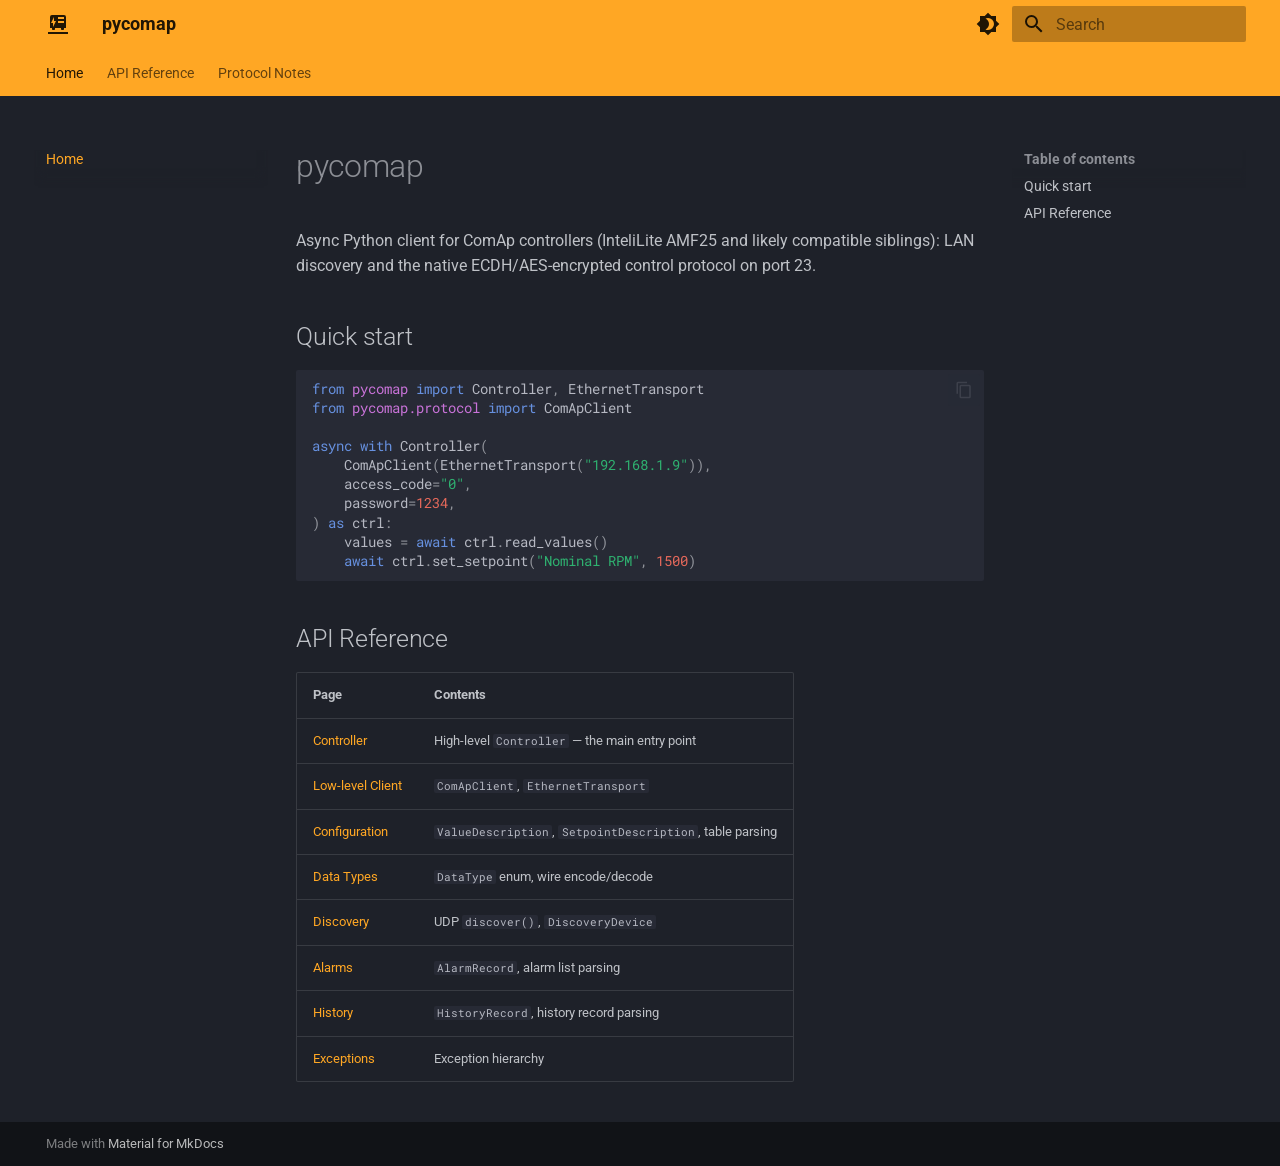
<file: index.html>
<!doctype html>
<html lang="en" class="no-js">
  <head>
    
      <meta charset="utf-8">
      <meta name="viewport" content="width=device-width,initial-scale=1">
      
        <meta name="description" content="Async Python client for ComAp controllers">
      
      
      
        <link rel="canonical" href="https://igor-panteleev.github.io/pycomap/">
      
      
      
        <link rel="next" href="api/controller/">
      
      
        
      
      
      <link rel="icon" href="assets/images/favicon.png">
      <meta name="generator" content="mkdocs-1.6.1, mkdocs-material-9.7.6">
    
    
      
        <title>pycomap</title>
      
    
    
      <link rel="stylesheet" href="assets/stylesheets/main.484c7ddc.min.css">
      
        
        <link rel="stylesheet" href="assets/stylesheets/palette.ab4e12ef.min.css">
      
      


    
    
      
    
    
      
        
        
        <link rel="preconnect" href="https://fonts.gstatic.com" crossorigin>
        <link rel="stylesheet" href="https://fonts.googleapis.com/css?family=Roboto:300,300i,400,400i,700,700i%7CRoboto+Mono:400,400i,700,700i&display=fallback">
        <style>:root{--md-text-font:"Roboto";--md-code-font:"Roboto Mono"}</style>
      
    
    
      <link rel="stylesheet" href="assets/_mkdocstrings.css">
    
    <script>__md_scope=new URL(".",location),__md_hash=e=>[...e].reduce(((e,_)=>(e<<5)-e+_.charCodeAt(0)),0),__md_get=(e,_=localStorage,t=__md_scope)=>JSON.parse(_.getItem(t.pathname+"."+e)),__md_set=(e,_,t=localStorage,a=__md_scope)=>{try{t.setItem(a.pathname+"."+e,JSON.stringify(_))}catch(e){}}</script>
    
      

    
    
  </head>
  
  
    
    
      
    
    
    
    
    <body dir="ltr" data-md-color-scheme="slate" data-md-color-primary="orange" data-md-color-accent="indigo">
  
    
    <input class="md-toggle" data-md-toggle="drawer" type="checkbox" id="__drawer" autocomplete="off">
    <input class="md-toggle" data-md-toggle="search" type="checkbox" id="__search" autocomplete="off">
    <label class="md-overlay" for="__drawer"></label>
    <div data-md-component="skip">
      
        
        <a href="#pycomap" class="md-skip">
          Skip to content
        </a>
      
    </div>
    <div data-md-component="announce">
      
    </div>
    
    
      

<header class="md-header" data-md-component="header">
  <nav class="md-header__inner md-grid" aria-label="Header">
    <a href="." title="pycomap" class="md-header__button md-logo" aria-label="pycomap" data-md-component="logo">
      
  
  <svg xmlns="http://www.w3.org/2000/svg" viewBox="0 0 24 24"><path d="M6 3a2 2 0 0 0-2 2v11h2v1c0 .55.45 1 1 1h1c.55 0 1-.45 1-1v-1h6v1c0 .55.45 1 1 1h1c.55 0 1-.45 1-1v-1h2V5a2 2 0 0 0-2-2zm6 4V5h6v2zm0 2h6v2h-6zM8 5v4h2l-3 6v-4H5zm14 15v2H2v-2z"/></svg>

    </a>
    <label class="md-header__button md-icon" for="__drawer">
      
      <svg xmlns="http://www.w3.org/2000/svg" viewBox="0 0 24 24"><path d="M3 6h18v2H3zm0 5h18v2H3zm0 5h18v2H3z"/></svg>
    </label>
    <div class="md-header__title" data-md-component="header-title">
      <div class="md-header__ellipsis">
        <div class="md-header__topic">
          <span class="md-ellipsis">
            pycomap
          </span>
        </div>
        <div class="md-header__topic" data-md-component="header-topic">
          <span class="md-ellipsis">
            
              Home
            
          </span>
        </div>
      </div>
    </div>
    
      
        <form class="md-header__option" data-md-component="palette">
  
    
    
    
    <input class="md-option" data-md-color-media="" data-md-color-scheme="slate" data-md-color-primary="orange" data-md-color-accent="indigo"  aria-label="Switch to light mode"  type="radio" name="__palette" id="__palette_0">
    
      <label class="md-header__button md-icon" title="Switch to light mode" for="__palette_1" hidden>
        <svg xmlns="http://www.w3.org/2000/svg" viewBox="0 0 24 24"><path d="M12 18c-.89 0-1.74-.2-2.5-.55C11.56 16.5 13 14.42 13 12s-1.44-4.5-3.5-5.45C10.26 6.2 11.11 6 12 6a6 6 0 0 1 6 6 6 6 0 0 1-6 6m8-9.31V4h-4.69L12 .69 8.69 4H4v4.69L.69 12 4 15.31V20h4.69L12 23.31 15.31 20H20v-4.69L23.31 12z"/></svg>
      </label>
    
  
    
    
    
    <input class="md-option" data-md-color-media="" data-md-color-scheme="default" data-md-color-primary="orange" data-md-color-accent="indigo"  aria-label="Switch to dark mode"  type="radio" name="__palette" id="__palette_1">
    
      <label class="md-header__button md-icon" title="Switch to dark mode" for="__palette_0" hidden>
        <svg xmlns="http://www.w3.org/2000/svg" viewBox="0 0 24 24"><path d="M12 8a4 4 0 0 0-4 4 4 4 0 0 0 4 4 4 4 0 0 0 4-4 4 4 0 0 0-4-4m0 10a6 6 0 0 1-6-6 6 6 0 0 1 6-6 6 6 0 0 1 6 6 6 6 0 0 1-6 6m8-9.31V4h-4.69L12 .69 8.69 4H4v4.69L.69 12 4 15.31V20h4.69L12 23.31 15.31 20H20v-4.69L23.31 12z"/></svg>
      </label>
    
  
</form>
      
    
    
      <script>var palette=__md_get("__palette");if(palette&&palette.color){if("(prefers-color-scheme)"===palette.color.media){var media=matchMedia("(prefers-color-scheme: light)"),input=document.querySelector(media.matches?"[data-md-color-media='(prefers-color-scheme: light)']":"[data-md-color-media='(prefers-color-scheme: dark)']");palette.color.media=input.getAttribute("data-md-color-media"),palette.color.scheme=input.getAttribute("data-md-color-scheme"),palette.color.primary=input.getAttribute("data-md-color-primary"),palette.color.accent=input.getAttribute("data-md-color-accent")}for(var[key,value]of Object.entries(palette.color))document.body.setAttribute("data-md-color-"+key,value)}</script>
    
    
    
      
      
        <label class="md-header__button md-icon" for="__search">
          
          <svg xmlns="http://www.w3.org/2000/svg" viewBox="0 0 24 24"><path d="M9.5 3A6.5 6.5 0 0 1 16 9.5c0 1.61-.59 3.09-1.56 4.23l.27.27h.79l5 5-1.5 1.5-5-5v-.79l-.27-.27A6.52 6.52 0 0 1 9.5 16 6.5 6.5 0 0 1 3 9.5 6.5 6.5 0 0 1 9.5 3m0 2C7 5 5 7 5 9.5S7 14 9.5 14 14 12 14 9.5 12 5 9.5 5"/></svg>
        </label>
        <div class="md-search" data-md-component="search" role="dialog">
  <label class="md-search__overlay" for="__search"></label>
  <div class="md-search__inner" role="search">
    <form class="md-search__form" name="search">
      <input type="text" class="md-search__input" name="query" aria-label="Search" placeholder="Search" autocapitalize="off" autocorrect="off" autocomplete="off" spellcheck="false" data-md-component="search-query" required>
      <label class="md-search__icon md-icon" for="__search">
        
        <svg xmlns="http://www.w3.org/2000/svg" viewBox="0 0 24 24"><path d="M9.5 3A6.5 6.5 0 0 1 16 9.5c0 1.61-.59 3.09-1.56 4.23l.27.27h.79l5 5-1.5 1.5-5-5v-.79l-.27-.27A6.52 6.52 0 0 1 9.5 16 6.5 6.5 0 0 1 3 9.5 6.5 6.5 0 0 1 9.5 3m0 2C7 5 5 7 5 9.5S7 14 9.5 14 14 12 14 9.5 12 5 9.5 5"/></svg>
        
        <svg xmlns="http://www.w3.org/2000/svg" viewBox="0 0 24 24"><path d="M20 11v2H8l5.5 5.5-1.42 1.42L4.16 12l7.92-7.92L13.5 5.5 8 11z"/></svg>
      </label>
      <nav class="md-search__options" aria-label="Search">
        
        <button type="reset" class="md-search__icon md-icon" title="Clear" aria-label="Clear" tabindex="-1">
          
          <svg xmlns="http://www.w3.org/2000/svg" viewBox="0 0 24 24"><path d="M19 6.41 17.59 5 12 10.59 6.41 5 5 6.41 10.59 12 5 17.59 6.41 19 12 13.41 17.59 19 19 17.59 13.41 12z"/></svg>
        </button>
      </nav>
      
    </form>
    <div class="md-search__output">
      <div class="md-search__scrollwrap" tabindex="0" data-md-scrollfix>
        <div class="md-search-result" data-md-component="search-result">
          <div class="md-search-result__meta">
            Initializing search
          </div>
          <ol class="md-search-result__list" role="presentation"></ol>
        </div>
      </div>
    </div>
  </div>
</div>
      
    
    
  </nav>
  
</header>
    
    <div class="md-container" data-md-component="container">
      
      
        
          
            
<nav class="md-tabs" aria-label="Tabs" data-md-component="tabs">
  <div class="md-grid">
    <ul class="md-tabs__list">
      
        
  
  
  
    
  
  
    <li class="md-tabs__item md-tabs__item--active">
      <a href="." class="md-tabs__link">
        
  
  
    
  
  Home

      </a>
    </li>
  

      
        
  
  
  
  
    
    
      <li class="md-tabs__item">
        <a href="api/controller/" class="md-tabs__link">
          
  
  
  API Reference

        </a>
      </li>
    
  

      
        
  
  
  
  
    <li class="md-tabs__item">
      <a href="protocol.md" class="md-tabs__link">
        
  
  
    
  
  Protocol Notes

      </a>
    </li>
  

      
    </ul>
  </div>
</nav>
          
        
      
      <main class="md-main" data-md-component="main">
        <div class="md-main__inner md-grid">
          
            
              
              <div class="md-sidebar md-sidebar--primary" data-md-component="sidebar" data-md-type="navigation" >
                <div class="md-sidebar__scrollwrap">
                  <div class="md-sidebar__inner">
                    


  


<nav class="md-nav md-nav--primary md-nav--lifted" aria-label="Navigation" data-md-level="0">
  <label class="md-nav__title" for="__drawer">
    <a href="." title="pycomap" class="md-nav__button md-logo" aria-label="pycomap" data-md-component="logo">
      
  
  <svg xmlns="http://www.w3.org/2000/svg" viewBox="0 0 24 24"><path d="M6 3a2 2 0 0 0-2 2v11h2v1c0 .55.45 1 1 1h1c.55 0 1-.45 1-1v-1h6v1c0 .55.45 1 1 1h1c.55 0 1-.45 1-1v-1h2V5a2 2 0 0 0-2-2zm6 4V5h6v2zm0 2h6v2h-6zM8 5v4h2l-3 6v-4H5zm14 15v2H2v-2z"/></svg>

    </a>
    pycomap
  </label>
  
  <ul class="md-nav__list" data-md-scrollfix>
    
      
      
  
  
    
  
  
  
    <li class="md-nav__item md-nav__item--active">
      
      <input class="md-nav__toggle md-toggle" type="checkbox" id="__toc">
      
      
        
      
      
        <label class="md-nav__link md-nav__link--active" for="__toc">
          
  
  
  <span class="md-ellipsis">
    
  
    Home
  

    
  </span>
  
  

          <span class="md-nav__icon md-icon"></span>
        </label>
      
      <a href="." class="md-nav__link md-nav__link--active">
        
  
  
  <span class="md-ellipsis">
    
  
    Home
  

    
  </span>
  
  

      </a>
      
        

<nav class="md-nav md-nav--secondary" aria-label="Table of contents">
  
  
  
    
  
  
    <label class="md-nav__title" for="__toc">
      <span class="md-nav__icon md-icon"></span>
      Table of contents
    </label>
    <ul class="md-nav__list" data-md-component="toc" data-md-scrollfix>
      
        <li class="md-nav__item">
  <a href="#quick-start" class="md-nav__link">
    <span class="md-ellipsis">
      
        Quick start
      
    </span>
  </a>
  
</li>
      
        <li class="md-nav__item">
  <a href="#api-reference" class="md-nav__link">
    <span class="md-ellipsis">
      
        API Reference
      
    </span>
  </a>
  
</li>
      
    </ul>
  
</nav>
      
    </li>
  

    
      
      
  
  
  
  
    
    
    
    
      
      
        
      
    
    
    <li class="md-nav__item md-nav__item--nested">
      
        
        
        <input class="md-nav__toggle md-toggle " type="checkbox" id="__nav_2" >
        
          
          <label class="md-nav__link" for="__nav_2" id="__nav_2_label" tabindex="0">
            
  
  
  <span class="md-ellipsis">
    
  
    API Reference
  

    
  </span>
  
  

            <span class="md-nav__icon md-icon"></span>
          </label>
        
        <nav class="md-nav" data-md-level="1" aria-labelledby="__nav_2_label" aria-expanded="false">
          <label class="md-nav__title" for="__nav_2">
            <span class="md-nav__icon md-icon"></span>
            
  
    API Reference
  

          </label>
          <ul class="md-nav__list" data-md-scrollfix>
            
              
                
  
  
  
  
    <li class="md-nav__item">
      <a href="api/controller/" class="md-nav__link">
        
  
  
  <span class="md-ellipsis">
    
  
    Controller
  

    
  </span>
  
  

      </a>
    </li>
  

              
            
              
                
  
  
  
  
    <li class="md-nav__item">
      <a href="api/client/" class="md-nav__link">
        
  
  
  <span class="md-ellipsis">
    
  
    Low-level Client
  

    
  </span>
  
  

      </a>
    </li>
  

              
            
              
                
  
  
  
  
    <li class="md-nav__item">
      <a href="api/configuration/" class="md-nav__link">
        
  
  
  <span class="md-ellipsis">
    
  
    Configuration
  

    
  </span>
  
  

      </a>
    </li>
  

              
            
              
                
  
  
  
  
    <li class="md-nav__item">
      <a href="api/datatypes/" class="md-nav__link">
        
  
  
  <span class="md-ellipsis">
    
  
    Data Types
  

    
  </span>
  
  

      </a>
    </li>
  

              
            
              
                
  
  
  
  
    <li class="md-nav__item">
      <a href="api/discovery/" class="md-nav__link">
        
  
  
  <span class="md-ellipsis">
    
  
    Discovery
  

    
  </span>
  
  

      </a>
    </li>
  

              
            
              
                
  
  
  
  
    <li class="md-nav__item">
      <a href="api/alarms/" class="md-nav__link">
        
  
  
  <span class="md-ellipsis">
    
  
    Alarms
  

    
  </span>
  
  

      </a>
    </li>
  

              
            
              
                
  
  
  
  
    <li class="md-nav__item">
      <a href="api/history/" class="md-nav__link">
        
  
  
  <span class="md-ellipsis">
    
  
    History
  

    
  </span>
  
  

      </a>
    </li>
  

              
            
              
                
  
  
  
  
    <li class="md-nav__item">
      <a href="api/exceptions/" class="md-nav__link">
        
  
  
  <span class="md-ellipsis">
    
  
    Exceptions
  

    
  </span>
  
  

      </a>
    </li>
  

              
            
          </ul>
        </nav>
      
    </li>
  

    
      
      
  
  
  
  
    <li class="md-nav__item">
      <a href="protocol.md" class="md-nav__link">
        
  
  
  <span class="md-ellipsis">
    
  
    Protocol Notes
  

    
  </span>
  
  

      </a>
    </li>
  

    
  </ul>
</nav>
                  </div>
                </div>
              </div>
            
            
              
              <div class="md-sidebar md-sidebar--secondary" data-md-component="sidebar" data-md-type="toc" >
                <div class="md-sidebar__scrollwrap">
                  <div class="md-sidebar__inner">
                    

<nav class="md-nav md-nav--secondary" aria-label="Table of contents">
  
  
  
    
  
  
    <label class="md-nav__title" for="__toc">
      <span class="md-nav__icon md-icon"></span>
      Table of contents
    </label>
    <ul class="md-nav__list" data-md-component="toc" data-md-scrollfix>
      
        <li class="md-nav__item">
  <a href="#quick-start" class="md-nav__link">
    <span class="md-ellipsis">
      
        Quick start
      
    </span>
  </a>
  
</li>
      
        <li class="md-nav__item">
  <a href="#api-reference" class="md-nav__link">
    <span class="md-ellipsis">
      
        API Reference
      
    </span>
  </a>
  
</li>
      
    </ul>
  
</nav>
                  </div>
                </div>
              </div>
            
          
          
            <div class="md-content" data-md-component="content">
              
              <article class="md-content__inner md-typeset">
                
                  



<h1 id="pycomap">pycomap</h1>
<p>Async Python client for ComAp controllers (InteliLite AMF25 and likely compatible
siblings): LAN discovery and the native ECDH/AES-encrypted control protocol on port 23.</p>
<h2 id="quick-start">Quick start</h2>
<div class="highlight"><pre><span></span><code><a id="__codelineno-0-1" name="__codelineno-0-1" href="#__codelineno-0-1"></a><span class="kn">from</span><span class="w"> </span><span class="nn">pycomap</span><span class="w"> </span><span class="kn">import</span> <span class="n">Controller</span><span class="p">,</span> <span class="n">EthernetTransport</span>
<a id="__codelineno-0-2" name="__codelineno-0-2" href="#__codelineno-0-2"></a><span class="kn">from</span><span class="w"> </span><span class="nn">pycomap.protocol</span><span class="w"> </span><span class="kn">import</span> <span class="n">ComApClient</span>
<a id="__codelineno-0-3" name="__codelineno-0-3" href="#__codelineno-0-3"></a>
<a id="__codelineno-0-4" name="__codelineno-0-4" href="#__codelineno-0-4"></a><span class="k">async</span> <span class="k">with</span> <span class="n">Controller</span><span class="p">(</span>
<a id="__codelineno-0-5" name="__codelineno-0-5" href="#__codelineno-0-5"></a>    <span class="n">ComApClient</span><span class="p">(</span><span class="n">EthernetTransport</span><span class="p">(</span><span class="s2">&quot;192.168.1.9&quot;</span><span class="p">)),</span>
<a id="__codelineno-0-6" name="__codelineno-0-6" href="#__codelineno-0-6"></a>    <span class="n">access_code</span><span class="o">=</span><span class="s2">&quot;0&quot;</span><span class="p">,</span>
<a id="__codelineno-0-7" name="__codelineno-0-7" href="#__codelineno-0-7"></a>    <span class="n">password</span><span class="o">=</span><span class="mi">1234</span><span class="p">,</span>
<a id="__codelineno-0-8" name="__codelineno-0-8" href="#__codelineno-0-8"></a><span class="p">)</span> <span class="k">as</span> <span class="n">ctrl</span><span class="p">:</span>
<a id="__codelineno-0-9" name="__codelineno-0-9" href="#__codelineno-0-9"></a>    <span class="n">values</span> <span class="o">=</span> <span class="k">await</span> <span class="n">ctrl</span><span class="o">.</span><span class="n">read_values</span><span class="p">()</span>
<a id="__codelineno-0-10" name="__codelineno-0-10" href="#__codelineno-0-10"></a>    <span class="k">await</span> <span class="n">ctrl</span><span class="o">.</span><span class="n">set_setpoint</span><span class="p">(</span><span class="s2">&quot;Nominal RPM&quot;</span><span class="p">,</span> <span class="mi">1500</span><span class="p">)</span>
</code></pre></div>
<h2 id="api-reference">API Reference</h2>
<table>
<thead>
<tr>
<th>Page</th>
<th>Contents</th>
</tr>
</thead>
<tbody>
<tr>
<td><a href="api/controller/">Controller</a></td>
<td>High-level <code>Controller</code> — the main entry point</td>
</tr>
<tr>
<td><a href="api/client/">Low-level Client</a></td>
<td><code>ComApClient</code>, <code>EthernetTransport</code></td>
</tr>
<tr>
<td><a href="api/configuration/">Configuration</a></td>
<td><code>ValueDescription</code>, <code>SetpointDescription</code>, table parsing</td>
</tr>
<tr>
<td><a href="api/datatypes/">Data Types</a></td>
<td><code>DataType</code> enum, wire encode/decode</td>
</tr>
<tr>
<td><a href="api/discovery/">Discovery</a></td>
<td>UDP <code>discover()</code>, <code>DiscoveryDevice</code></td>
</tr>
<tr>
<td><a href="api/alarms/">Alarms</a></td>
<td><code>AlarmRecord</code>, alarm list parsing</td>
</tr>
<tr>
<td><a href="api/history/">History</a></td>
<td><code>HistoryRecord</code>, history record parsing</td>
</tr>
<tr>
<td><a href="api/exceptions/">Exceptions</a></td>
<td>Exception hierarchy</td>
</tr>
</tbody>
</table>












                
              </article>
            </div>
          
          
<script>var target=document.getElementById(location.hash.slice(1));target&&target.name&&(target.checked=target.name.startsWith("__tabbed_"))</script>
        </div>
        
          <button type="button" class="md-top md-icon" data-md-component="top" hidden>
  
  <svg xmlns="http://www.w3.org/2000/svg" viewBox="0 0 24 24"><path d="M13 20h-2V8l-5.5 5.5-1.42-1.42L12 4.16l7.92 7.92-1.42 1.42L13 8z"/></svg>
  Back to top
</button>
        
      </main>
      
        <footer class="md-footer">
  
  <div class="md-footer-meta md-typeset">
    <div class="md-footer-meta__inner md-grid">
      <div class="md-copyright">
  
  
    Made with
    <a href="https://squidfunk.github.io/mkdocs-material/" target="_blank" rel="noopener">
      Material for MkDocs
    </a>
  
</div>
      
    </div>
  </div>
</footer>
      
    </div>
    <div class="md-dialog" data-md-component="dialog">
      <div class="md-dialog__inner md-typeset"></div>
    </div>
    
    
    
      
      
      <script id="__config" type="application/json">{"annotate": null, "base": ".", "features": ["navigation.tabs", "navigation.sections", "navigation.top", "content.code.copy", "content.code.annotate"], "search": "assets/javascripts/workers/search.2c215733.min.js", "tags": null, "translations": {"clipboard.copied": "Copied to clipboard", "clipboard.copy": "Copy to clipboard", "search.result.more.one": "1 more on this page", "search.result.more.other": "# more on this page", "search.result.none": "No matching documents", "search.result.one": "1 matching document", "search.result.other": "# matching documents", "search.result.placeholder": "Type to start searching", "search.result.term.missing": "Missing", "select.version": "Select version"}, "version": null}</script>
    
    
      <script src="assets/javascripts/bundle.79ae519e.min.js"></script>
      
    
  </body>
</html>
</file>
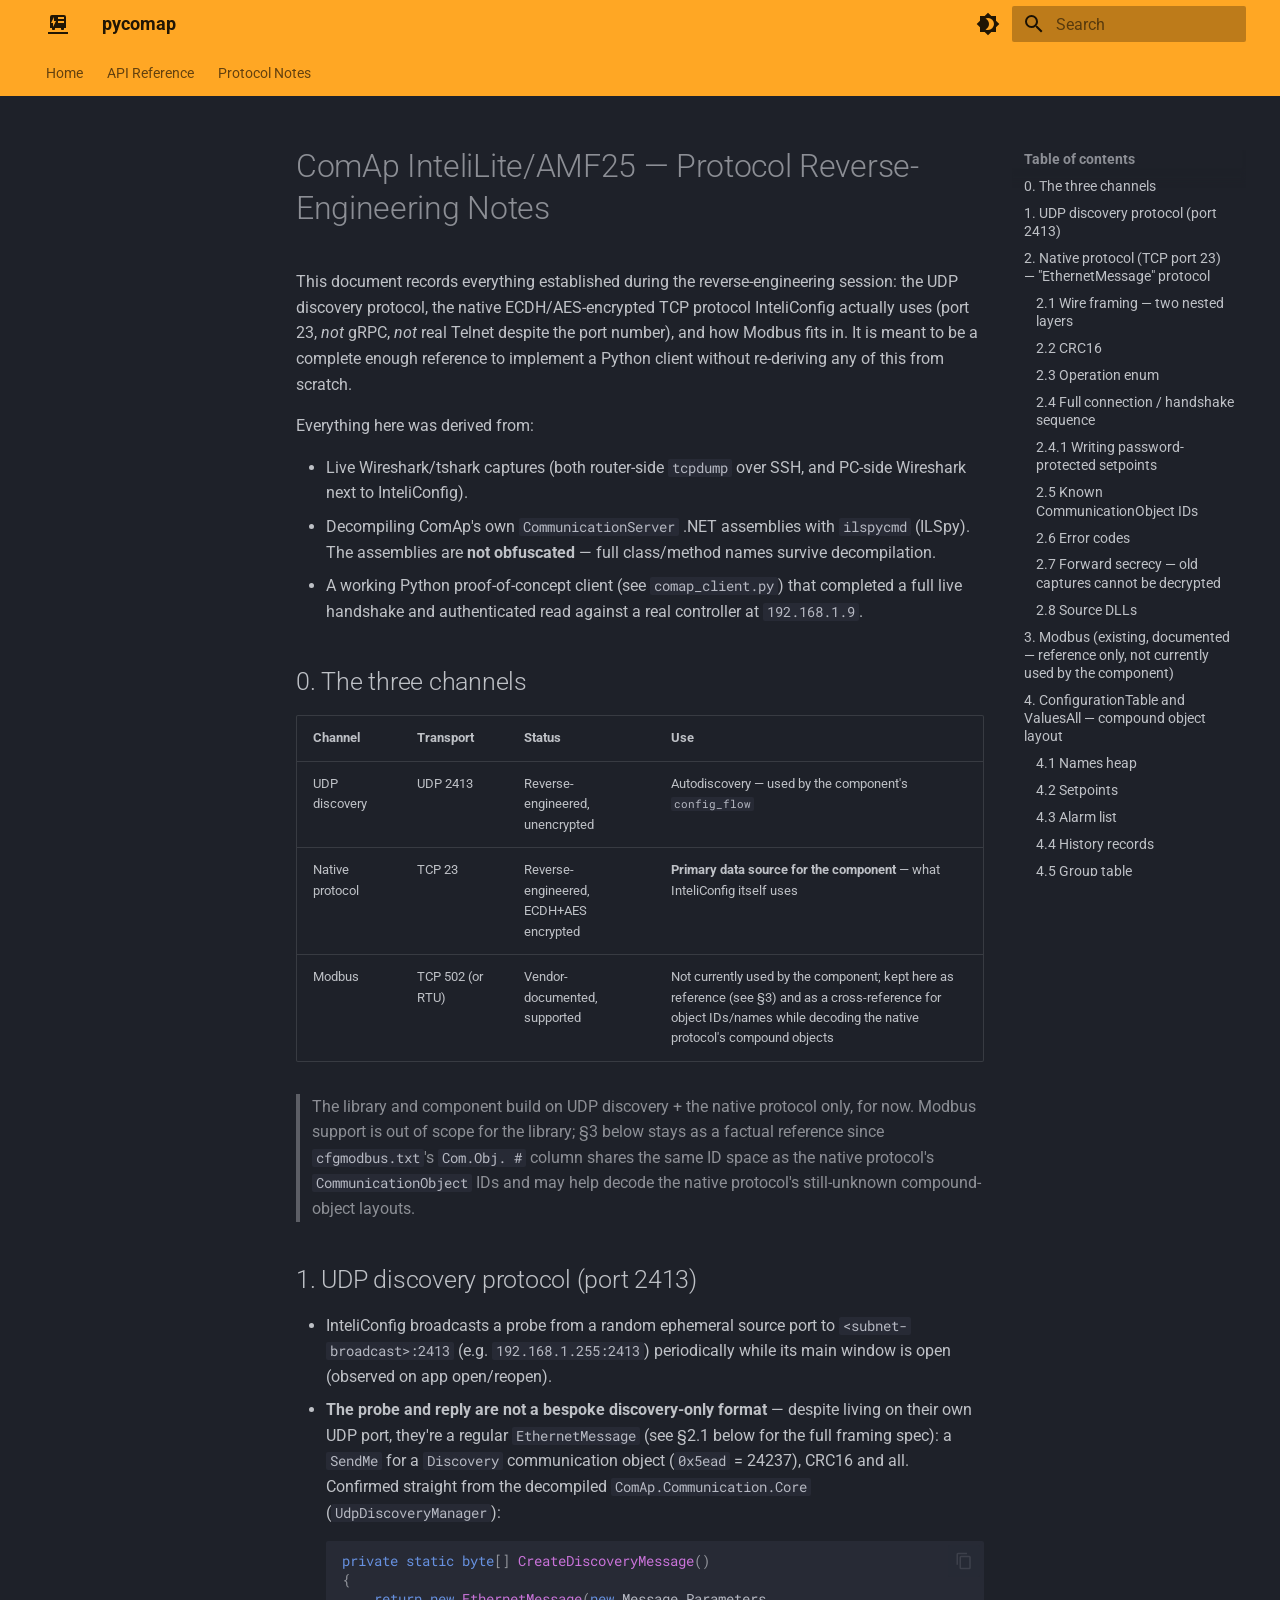
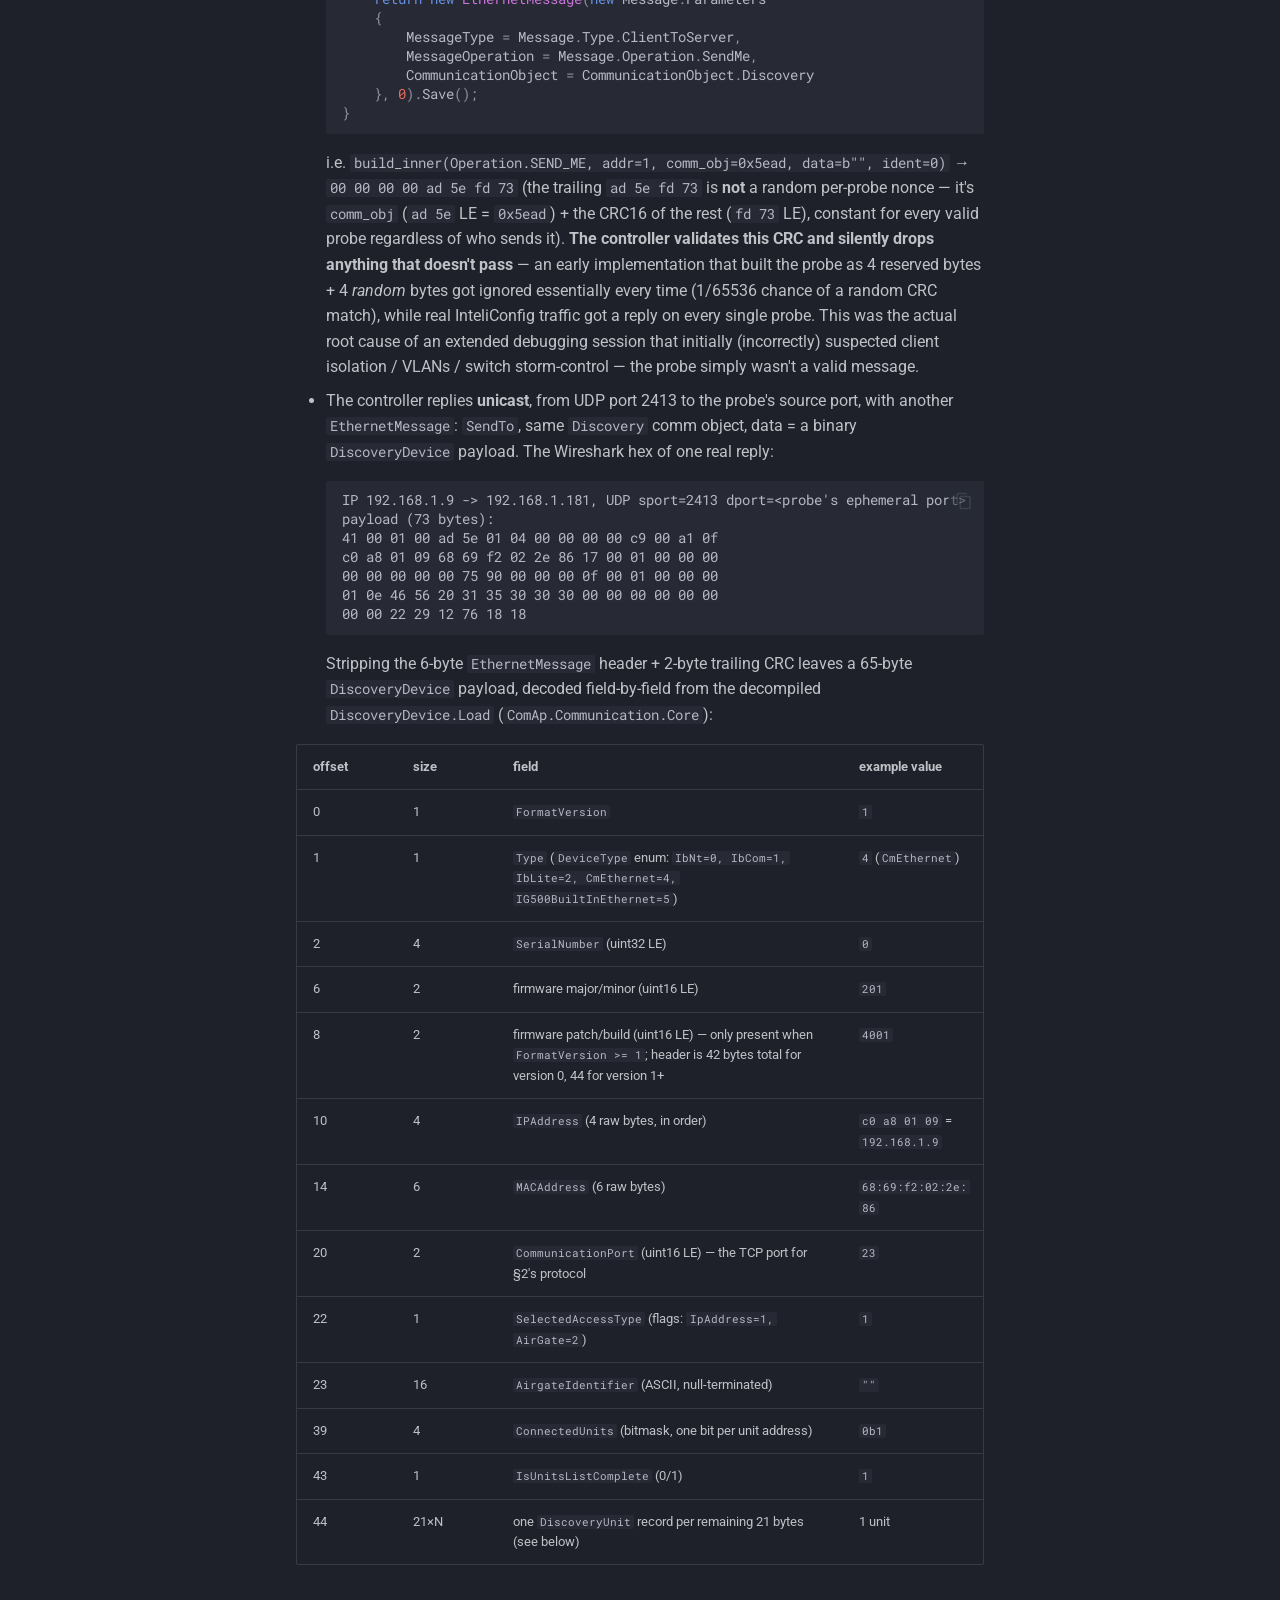
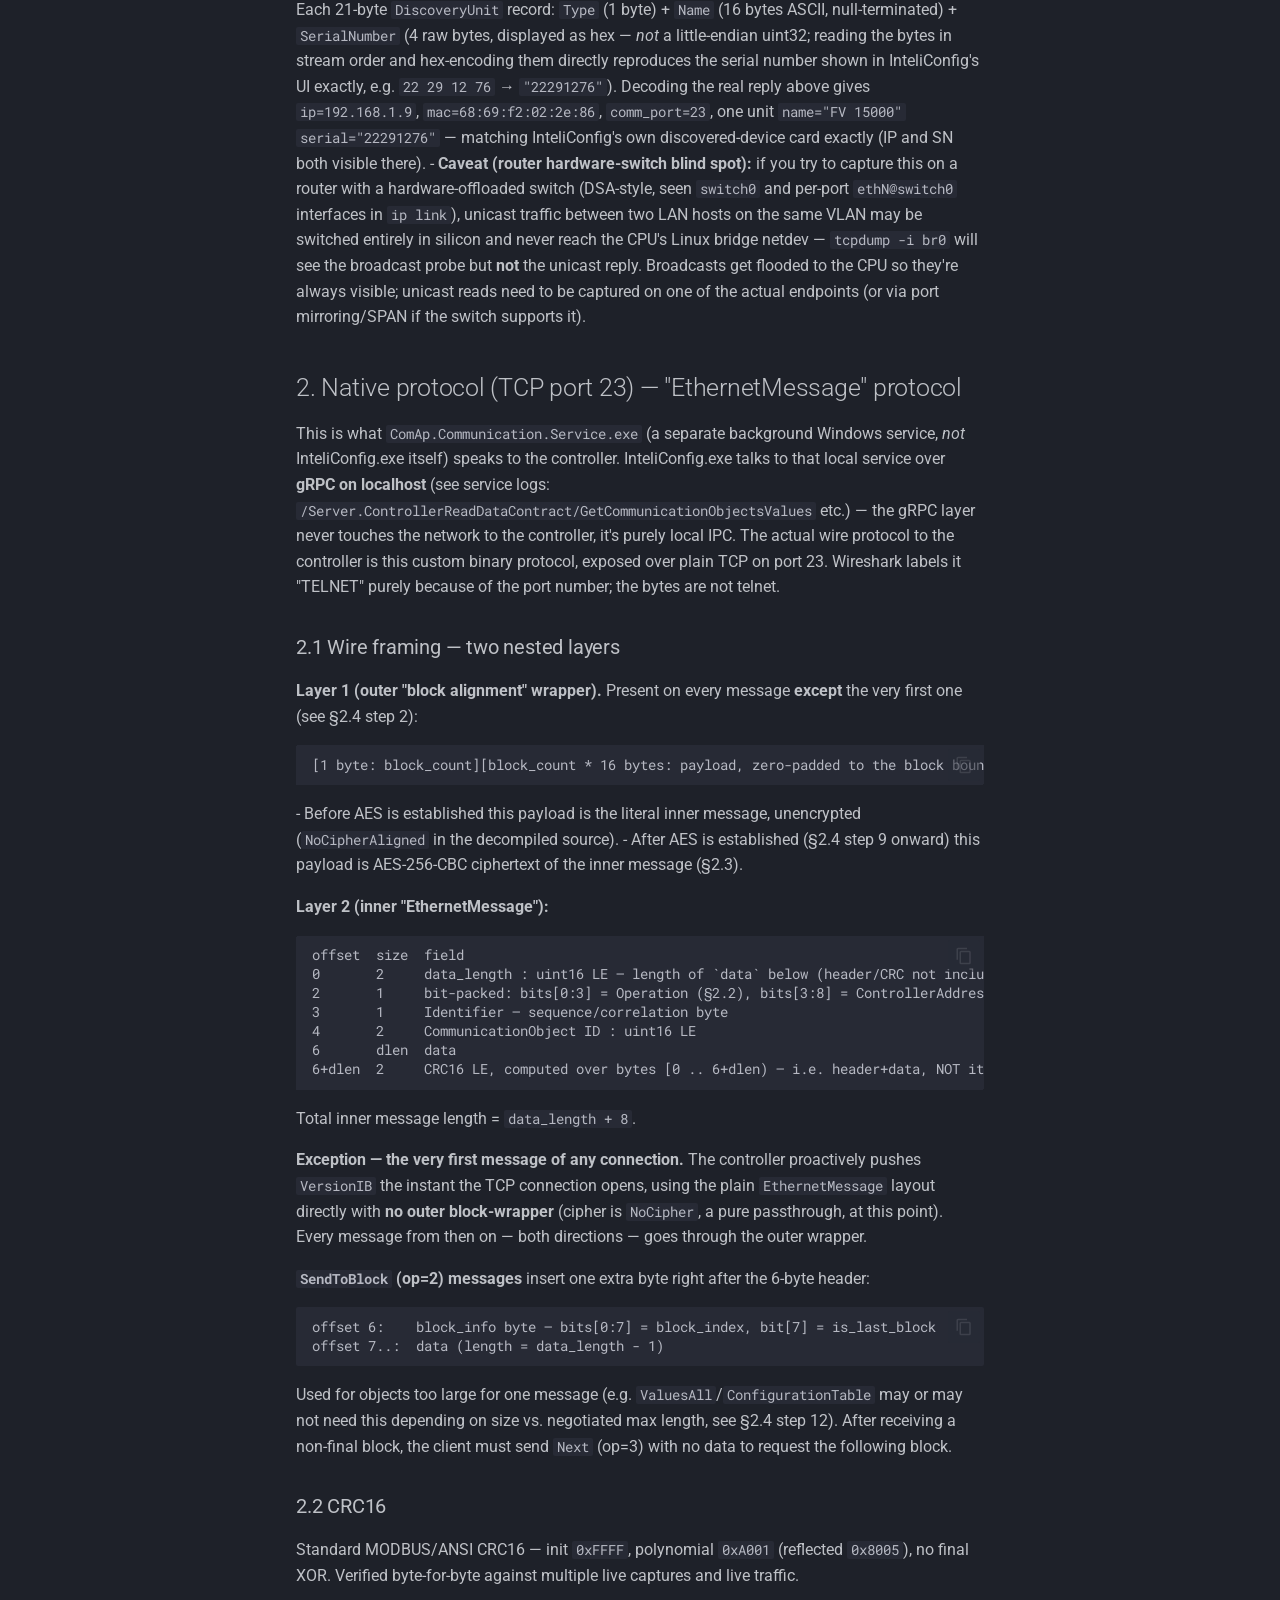
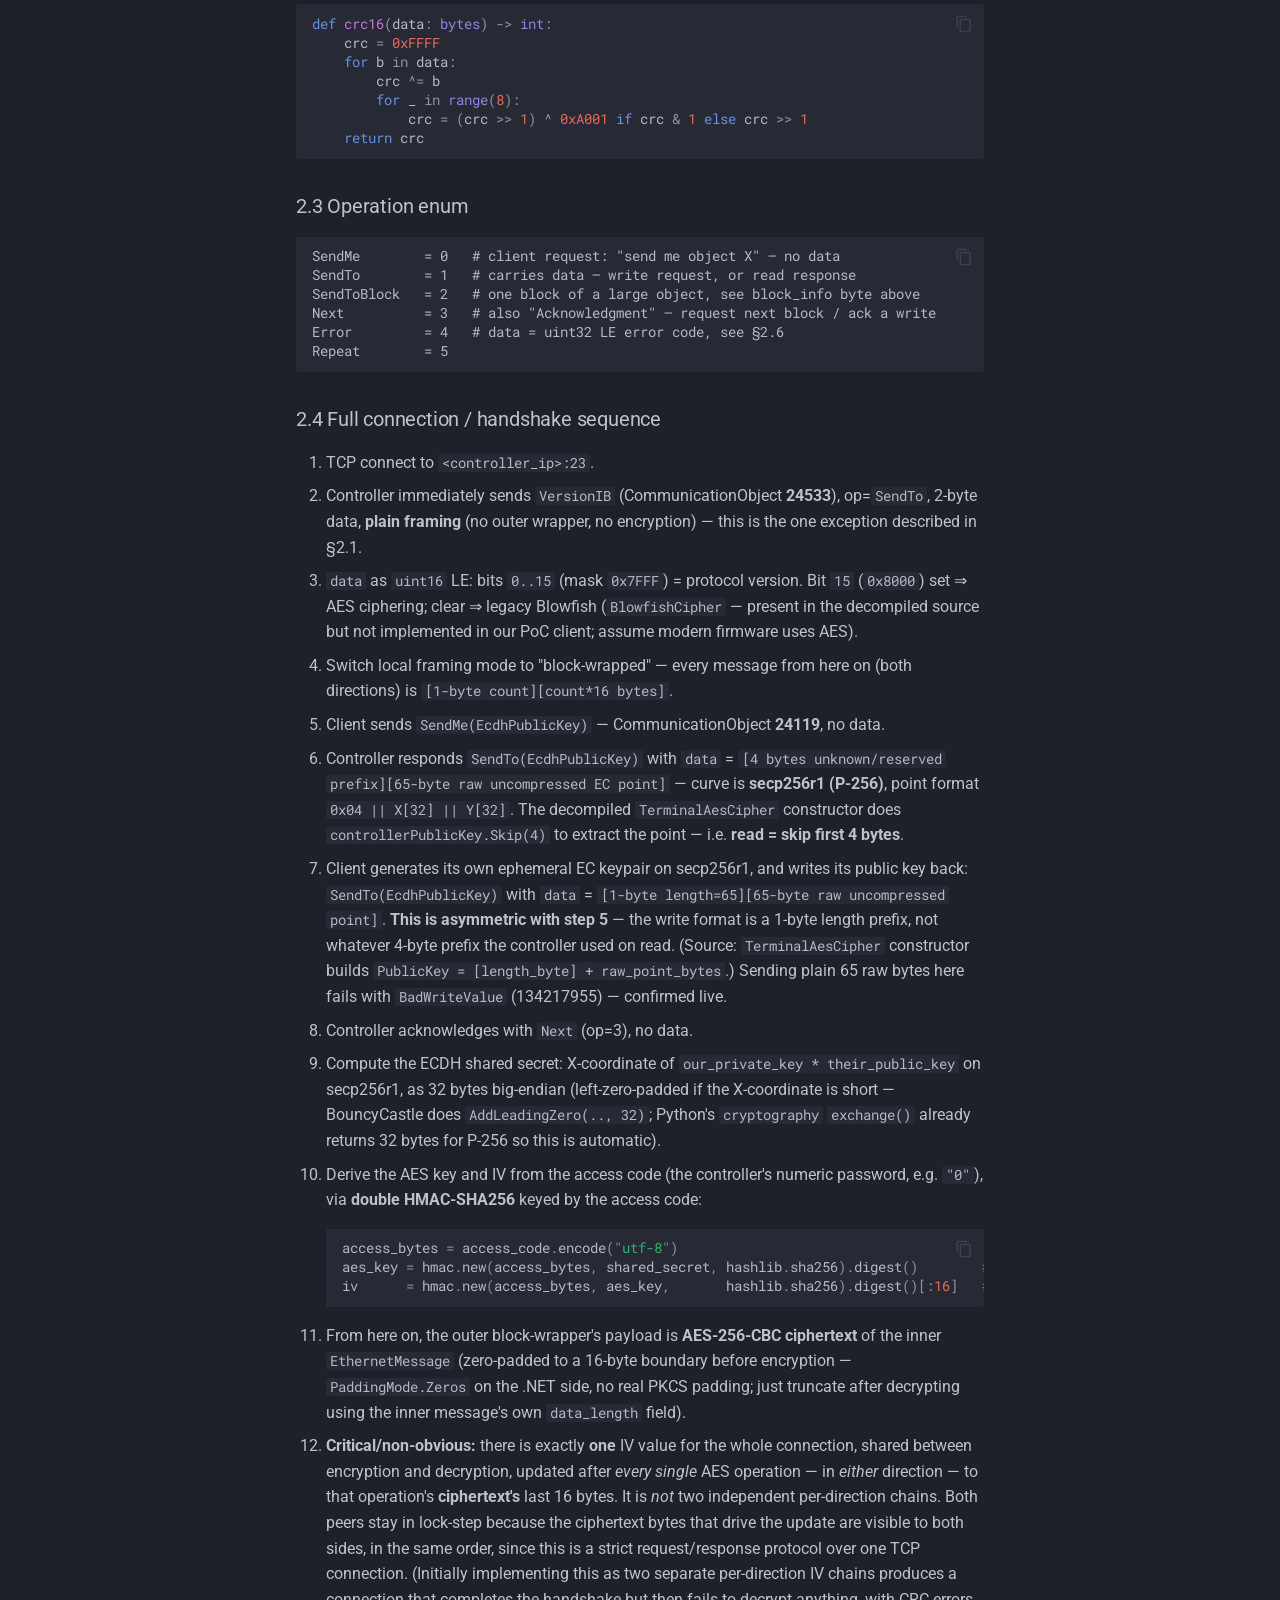
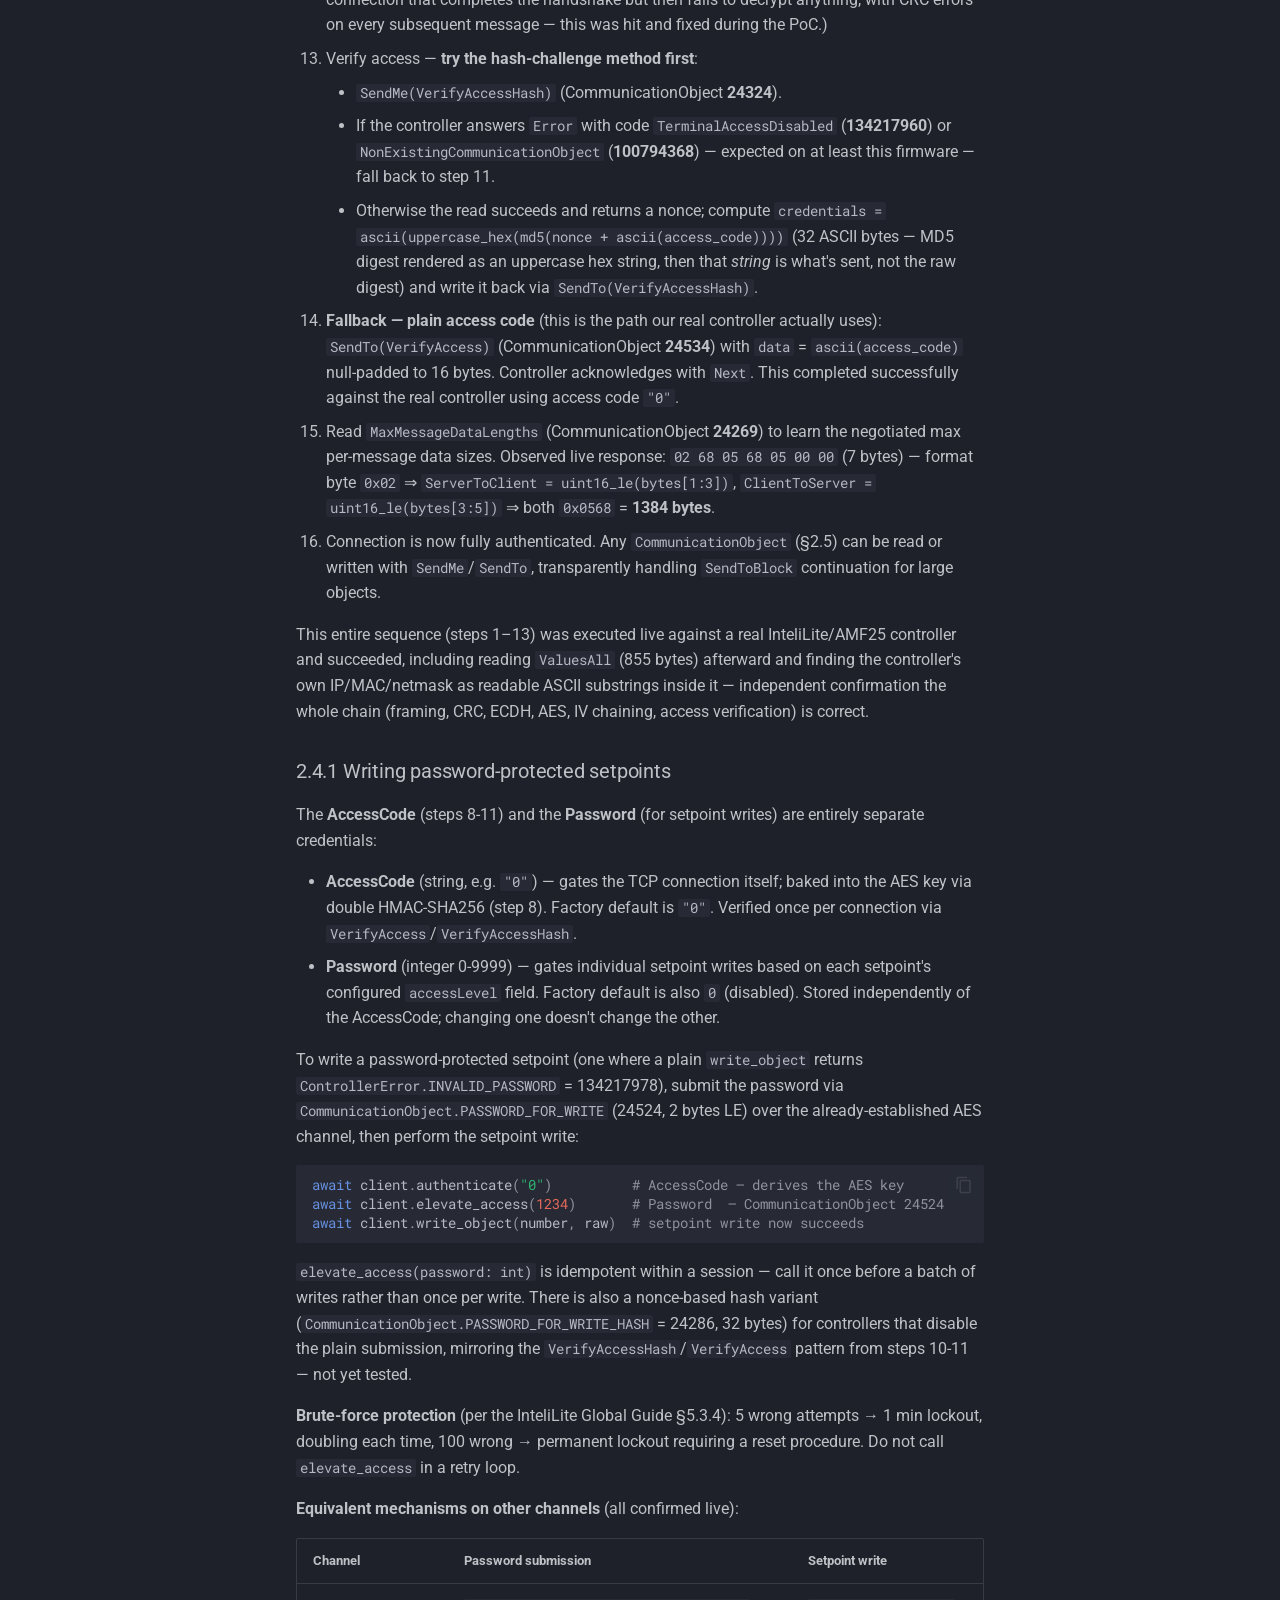
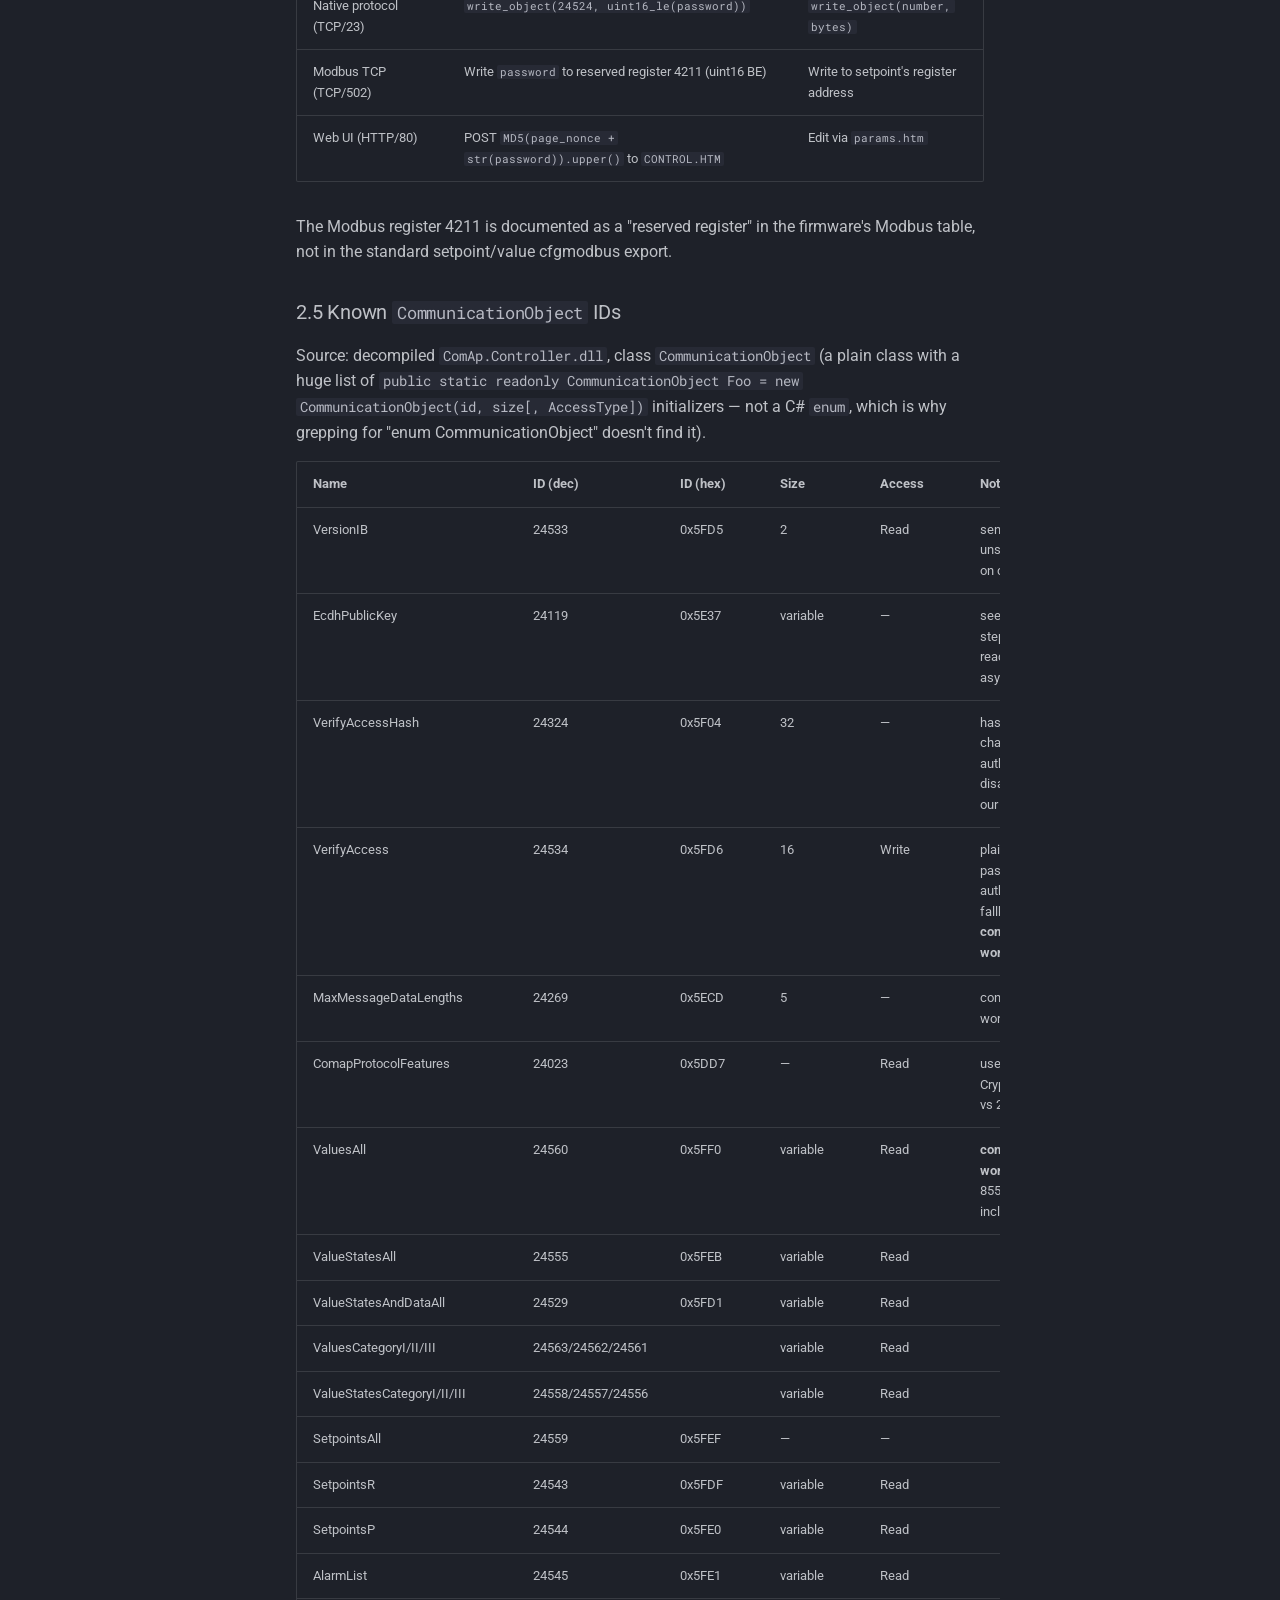
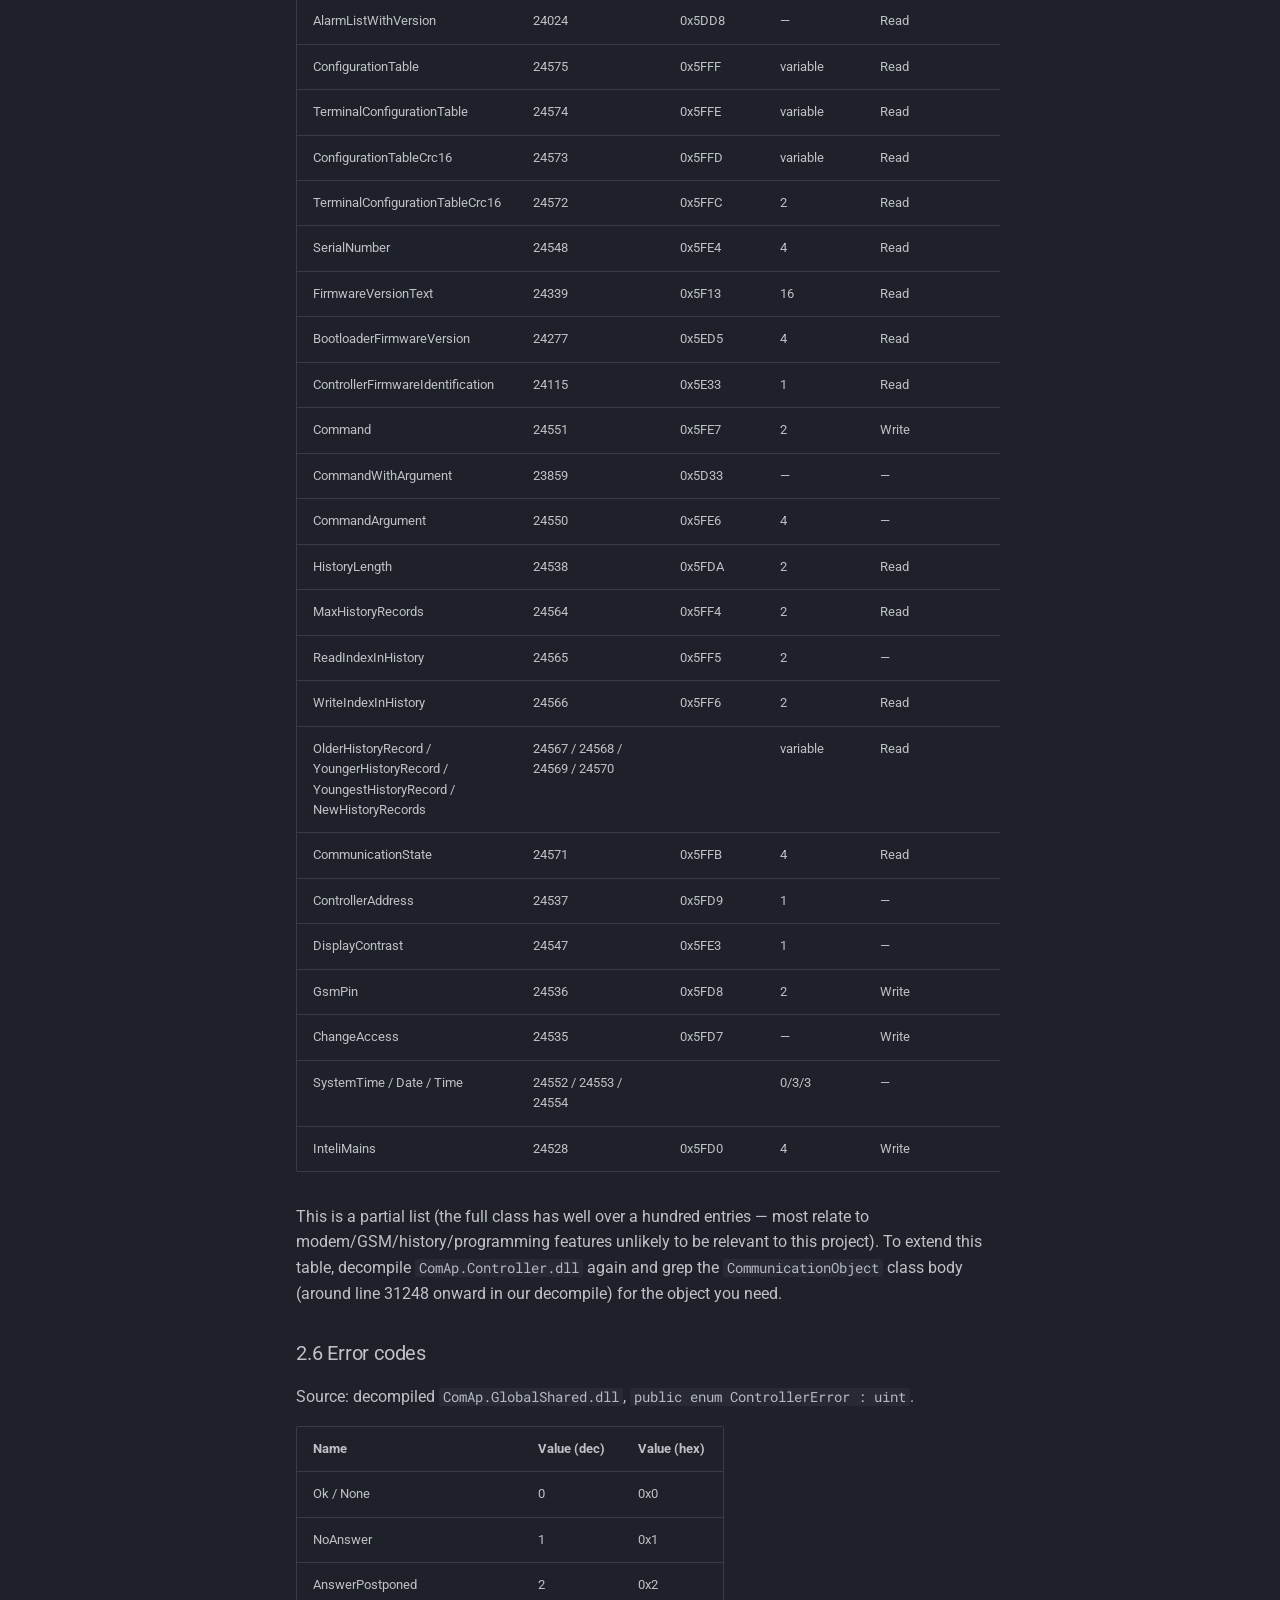
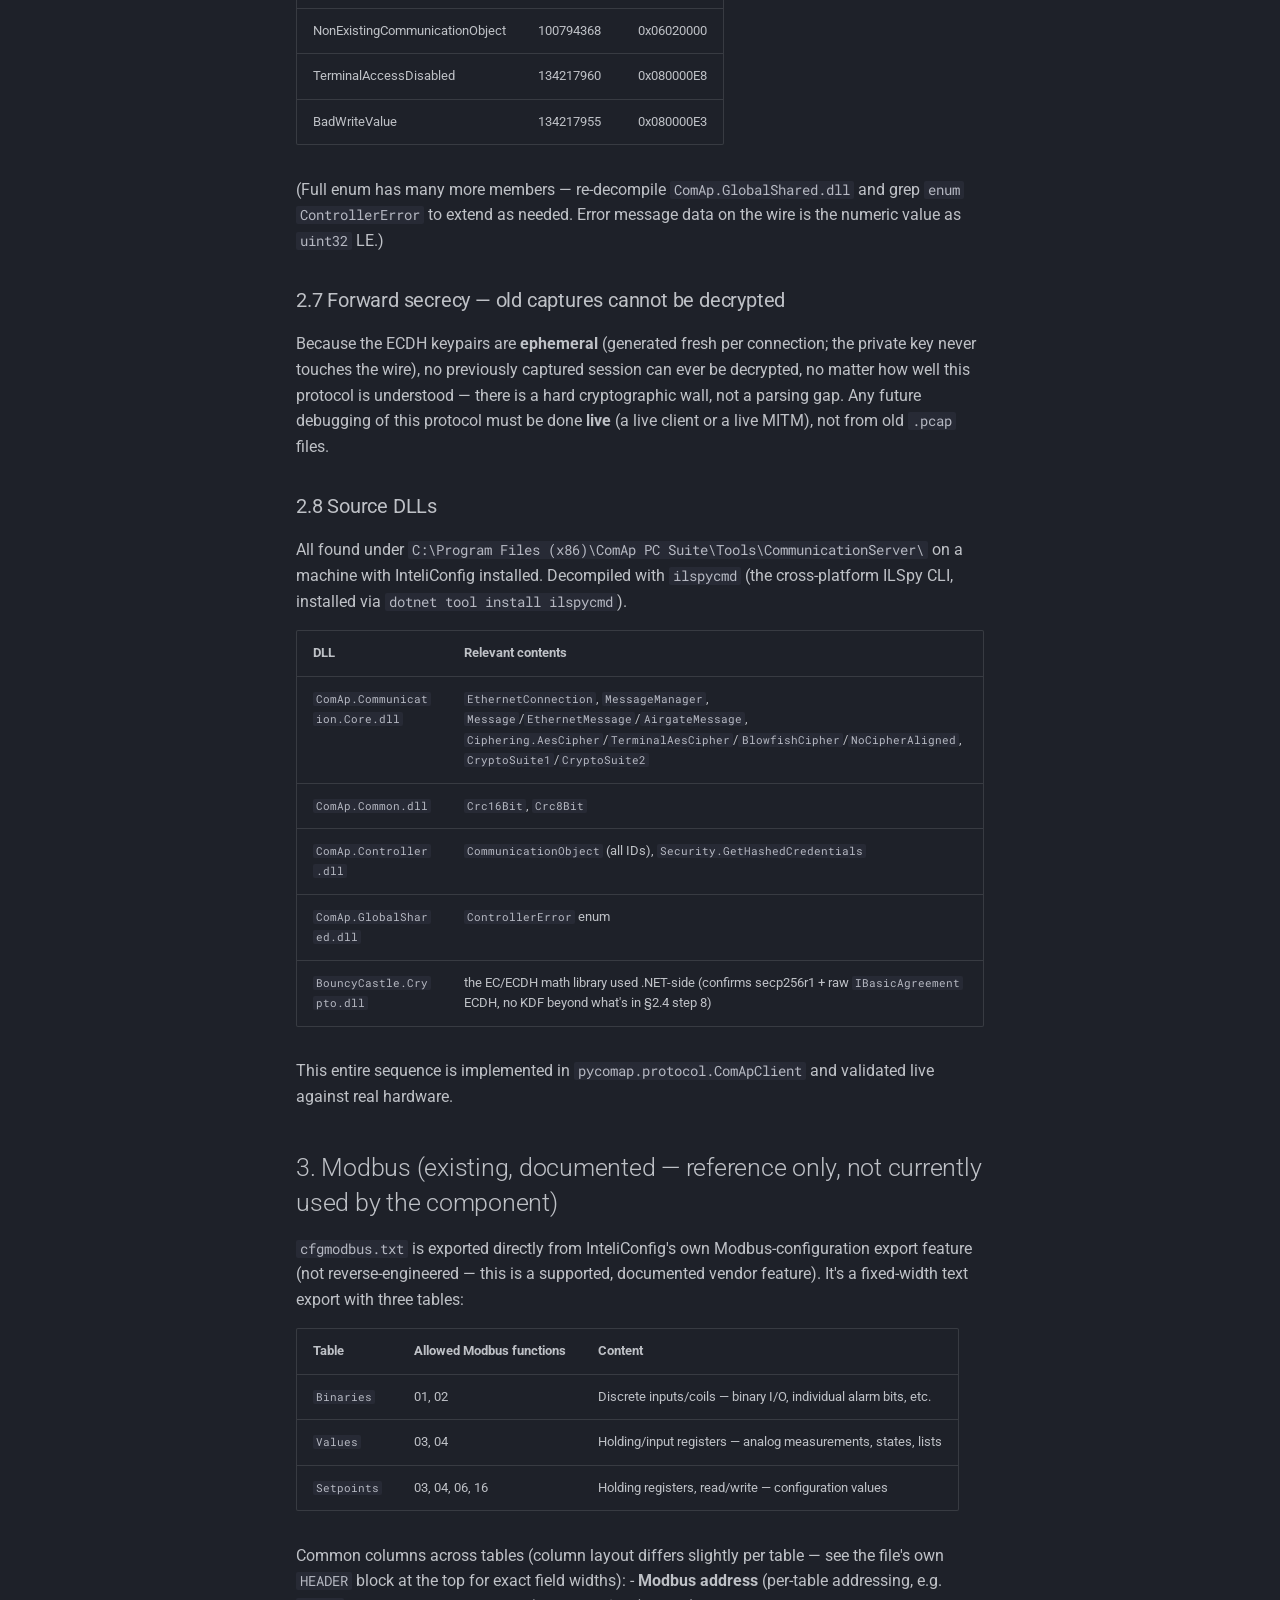
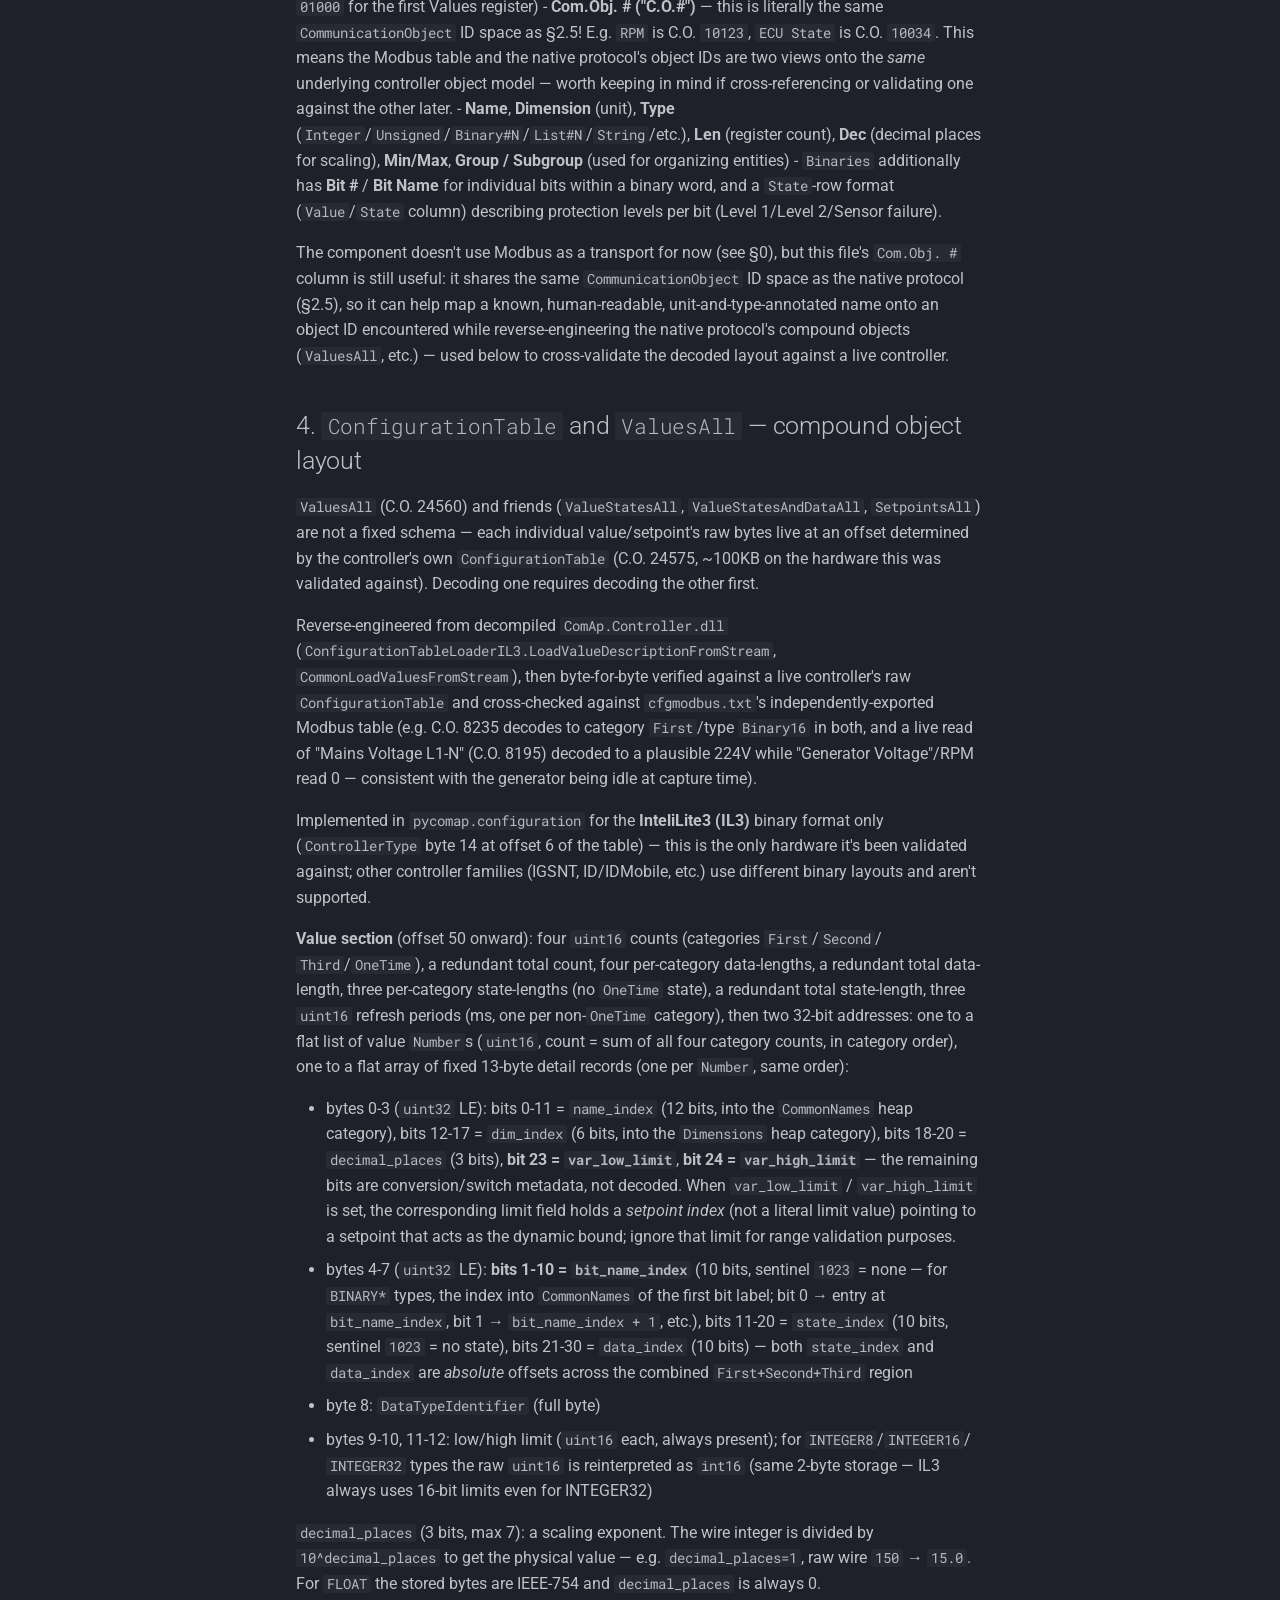
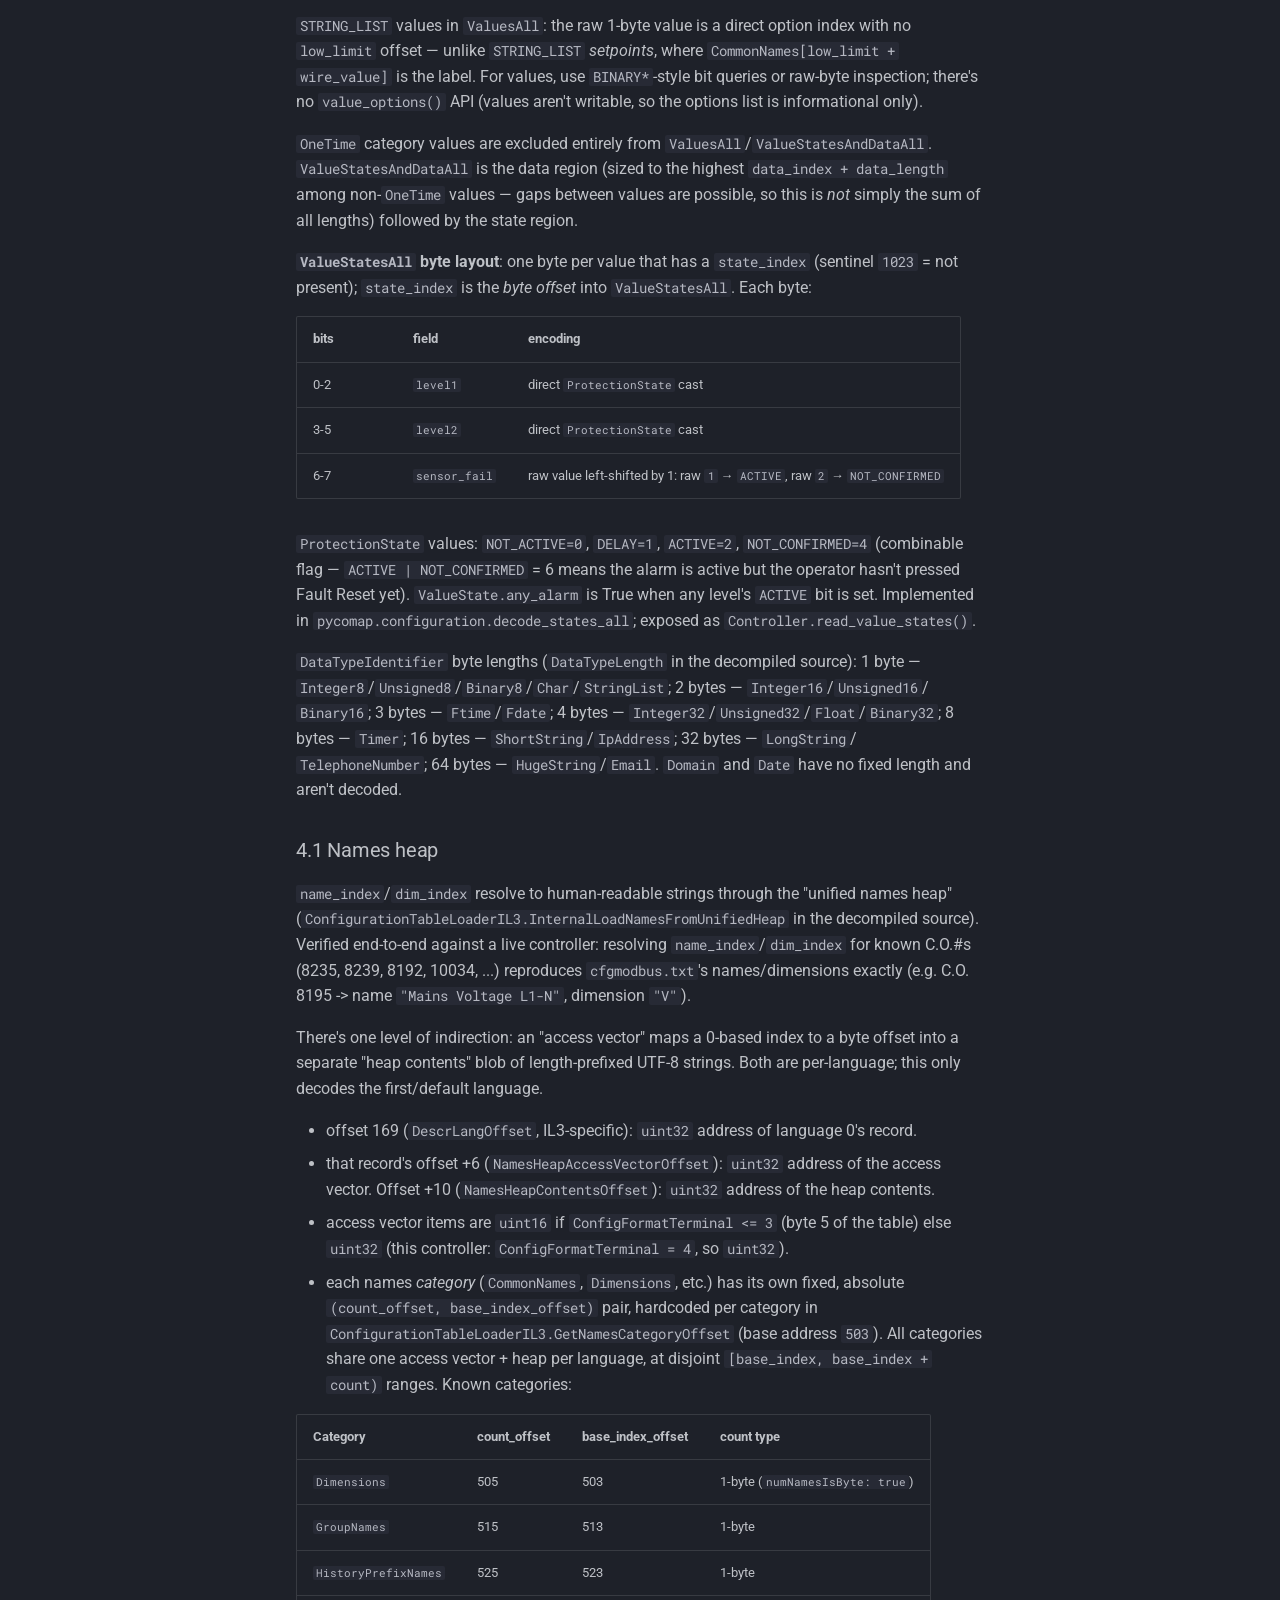
<file: PROTOCOL/index.html>
<!doctype html>
<html lang="en" class="no-js">
  <head>
    
      <meta charset="utf-8">
      <meta name="viewport" content="width=device-width,initial-scale=1">
      
        <meta name="description" content="Async Python client for ComAp controllers">
      
      
      
        <link rel="canonical" href="https://igor-panteleev.github.io/pycomap/PROTOCOL/">
      
      
      
      
        
      
      
      <link rel="icon" href="../assets/images/favicon.png">
      <meta name="generator" content="mkdocs-1.6.1, mkdocs-material-9.7.6">
    
    
      
        <title>ComAp InteliLite/AMF25 — Protocol Reverse-Engineering Notes - pycomap</title>
      
    
    
      <link rel="stylesheet" href="../assets/stylesheets/main.484c7ddc.min.css">
      
        
        <link rel="stylesheet" href="../assets/stylesheets/palette.ab4e12ef.min.css">
      
      


    
    
      
    
    
      
        
        
        <link rel="preconnect" href="https://fonts.gstatic.com" crossorigin>
        <link rel="stylesheet" href="https://fonts.googleapis.com/css?family=Roboto:300,300i,400,400i,700,700i%7CRoboto+Mono:400,400i,700,700i&display=fallback">
        <style>:root{--md-text-font:"Roboto";--md-code-font:"Roboto Mono"}</style>
      
    
    
      <link rel="stylesheet" href="../assets/_mkdocstrings.css">
    
    <script>__md_scope=new URL("..",location),__md_hash=e=>[...e].reduce(((e,_)=>(e<<5)-e+_.charCodeAt(0)),0),__md_get=(e,_=localStorage,t=__md_scope)=>JSON.parse(_.getItem(t.pathname+"."+e)),__md_set=(e,_,t=localStorage,a=__md_scope)=>{try{t.setItem(a.pathname+"."+e,JSON.stringify(_))}catch(e){}}</script>
    
      

    
    
  </head>
  
  
    
    
      
    
    
    
    
    <body dir="ltr" data-md-color-scheme="slate" data-md-color-primary="orange" data-md-color-accent="indigo">
  
    
    <input class="md-toggle" data-md-toggle="drawer" type="checkbox" id="__drawer" autocomplete="off">
    <input class="md-toggle" data-md-toggle="search" type="checkbox" id="__search" autocomplete="off">
    <label class="md-overlay" for="__drawer"></label>
    <div data-md-component="skip">
      
        
        <a href="#comap-inteliliteamf25-protocol-reverse-engineering-notes" class="md-skip">
          Skip to content
        </a>
      
    </div>
    <div data-md-component="announce">
      
    </div>
    
    
      

<header class="md-header" data-md-component="header">
  <nav class="md-header__inner md-grid" aria-label="Header">
    <a href=".." title="pycomap" class="md-header__button md-logo" aria-label="pycomap" data-md-component="logo">
      
  
  <svg xmlns="http://www.w3.org/2000/svg" viewBox="0 0 24 24"><path d="M6 3a2 2 0 0 0-2 2v11h2v1c0 .55.45 1 1 1h1c.55 0 1-.45 1-1v-1h6v1c0 .55.45 1 1 1h1c.55 0 1-.45 1-1v-1h2V5a2 2 0 0 0-2-2zm6 4V5h6v2zm0 2h6v2h-6zM8 5v4h2l-3 6v-4H5zm14 15v2H2v-2z"/></svg>

    </a>
    <label class="md-header__button md-icon" for="__drawer">
      
      <svg xmlns="http://www.w3.org/2000/svg" viewBox="0 0 24 24"><path d="M3 6h18v2H3zm0 5h18v2H3zm0 5h18v2H3z"/></svg>
    </label>
    <div class="md-header__title" data-md-component="header-title">
      <div class="md-header__ellipsis">
        <div class="md-header__topic">
          <span class="md-ellipsis">
            pycomap
          </span>
        </div>
        <div class="md-header__topic" data-md-component="header-topic">
          <span class="md-ellipsis">
            
              ComAp InteliLite/AMF25 — Protocol Reverse-Engineering Notes
            
          </span>
        </div>
      </div>
    </div>
    
      
        <form class="md-header__option" data-md-component="palette">
  
    
    
    
    <input class="md-option" data-md-color-media="" data-md-color-scheme="slate" data-md-color-primary="orange" data-md-color-accent="indigo"  aria-label="Switch to light mode"  type="radio" name="__palette" id="__palette_0">
    
      <label class="md-header__button md-icon" title="Switch to light mode" for="__palette_1" hidden>
        <svg xmlns="http://www.w3.org/2000/svg" viewBox="0 0 24 24"><path d="M12 18c-.89 0-1.74-.2-2.5-.55C11.56 16.5 13 14.42 13 12s-1.44-4.5-3.5-5.45C10.26 6.2 11.11 6 12 6a6 6 0 0 1 6 6 6 6 0 0 1-6 6m8-9.31V4h-4.69L12 .69 8.69 4H4v4.69L.69 12 4 15.31V20h4.69L12 23.31 15.31 20H20v-4.69L23.31 12z"/></svg>
      </label>
    
  
    
    
    
    <input class="md-option" data-md-color-media="" data-md-color-scheme="default" data-md-color-primary="orange" data-md-color-accent="indigo"  aria-label="Switch to dark mode"  type="radio" name="__palette" id="__palette_1">
    
      <label class="md-header__button md-icon" title="Switch to dark mode" for="__palette_0" hidden>
        <svg xmlns="http://www.w3.org/2000/svg" viewBox="0 0 24 24"><path d="M12 8a4 4 0 0 0-4 4 4 4 0 0 0 4 4 4 4 0 0 0 4-4 4 4 0 0 0-4-4m0 10a6 6 0 0 1-6-6 6 6 0 0 1 6-6 6 6 0 0 1 6 6 6 6 0 0 1-6 6m8-9.31V4h-4.69L12 .69 8.69 4H4v4.69L.69 12 4 15.31V20h4.69L12 23.31 15.31 20H20v-4.69L23.31 12z"/></svg>
      </label>
    
  
</form>
      
    
    
      <script>var palette=__md_get("__palette");if(palette&&palette.color){if("(prefers-color-scheme)"===palette.color.media){var media=matchMedia("(prefers-color-scheme: light)"),input=document.querySelector(media.matches?"[data-md-color-media='(prefers-color-scheme: light)']":"[data-md-color-media='(prefers-color-scheme: dark)']");palette.color.media=input.getAttribute("data-md-color-media"),palette.color.scheme=input.getAttribute("data-md-color-scheme"),palette.color.primary=input.getAttribute("data-md-color-primary"),palette.color.accent=input.getAttribute("data-md-color-accent")}for(var[key,value]of Object.entries(palette.color))document.body.setAttribute("data-md-color-"+key,value)}</script>
    
    
    
      
      
        <label class="md-header__button md-icon" for="__search">
          
          <svg xmlns="http://www.w3.org/2000/svg" viewBox="0 0 24 24"><path d="M9.5 3A6.5 6.5 0 0 1 16 9.5c0 1.61-.59 3.09-1.56 4.23l.27.27h.79l5 5-1.5 1.5-5-5v-.79l-.27-.27A6.52 6.52 0 0 1 9.5 16 6.5 6.5 0 0 1 3 9.5 6.5 6.5 0 0 1 9.5 3m0 2C7 5 5 7 5 9.5S7 14 9.5 14 14 12 14 9.5 12 5 9.5 5"/></svg>
        </label>
        <div class="md-search" data-md-component="search" role="dialog">
  <label class="md-search__overlay" for="__search"></label>
  <div class="md-search__inner" role="search">
    <form class="md-search__form" name="search">
      <input type="text" class="md-search__input" name="query" aria-label="Search" placeholder="Search" autocapitalize="off" autocorrect="off" autocomplete="off" spellcheck="false" data-md-component="search-query" required>
      <label class="md-search__icon md-icon" for="__search">
        
        <svg xmlns="http://www.w3.org/2000/svg" viewBox="0 0 24 24"><path d="M9.5 3A6.5 6.5 0 0 1 16 9.5c0 1.61-.59 3.09-1.56 4.23l.27.27h.79l5 5-1.5 1.5-5-5v-.79l-.27-.27A6.52 6.52 0 0 1 9.5 16 6.5 6.5 0 0 1 3 9.5 6.5 6.5 0 0 1 9.5 3m0 2C7 5 5 7 5 9.5S7 14 9.5 14 14 12 14 9.5 12 5 9.5 5"/></svg>
        
        <svg xmlns="http://www.w3.org/2000/svg" viewBox="0 0 24 24"><path d="M20 11v2H8l5.5 5.5-1.42 1.42L4.16 12l7.92-7.92L13.5 5.5 8 11z"/></svg>
      </label>
      <nav class="md-search__options" aria-label="Search">
        
        <button type="reset" class="md-search__icon md-icon" title="Clear" aria-label="Clear" tabindex="-1">
          
          <svg xmlns="http://www.w3.org/2000/svg" viewBox="0 0 24 24"><path d="M19 6.41 17.59 5 12 10.59 6.41 5 5 6.41 10.59 12 5 17.59 6.41 19 12 13.41 17.59 19 19 17.59 13.41 12z"/></svg>
        </button>
      </nav>
      
    </form>
    <div class="md-search__output">
      <div class="md-search__scrollwrap" tabindex="0" data-md-scrollfix>
        <div class="md-search-result" data-md-component="search-result">
          <div class="md-search-result__meta">
            Initializing search
          </div>
          <ol class="md-search-result__list" role="presentation"></ol>
        </div>
      </div>
    </div>
  </div>
</div>
      
    
    
  </nav>
  
</header>
    
    <div class="md-container" data-md-component="container">
      
      
        
          
            
<nav class="md-tabs" aria-label="Tabs" data-md-component="tabs">
  <div class="md-grid">
    <ul class="md-tabs__list">
      
        
  
  
  
  
    <li class="md-tabs__item">
      <a href=".." class="md-tabs__link">
        
  
  
    
  
  Home

      </a>
    </li>
  

      
        
  
  
  
  
    
    
      <li class="md-tabs__item">
        <a href="../api/controller/" class="md-tabs__link">
          
  
  
  API Reference

        </a>
      </li>
    
  

      
        
  
  
  
  
    <li class="md-tabs__item">
      <a href="../protocol.md" class="md-tabs__link">
        
  
  
    
  
  Protocol Notes

      </a>
    </li>
  

      
    </ul>
  </div>
</nav>
          
        
      
      <main class="md-main" data-md-component="main">
        <div class="md-main__inner md-grid">
          
            
              
              <div class="md-sidebar md-sidebar--primary" data-md-component="sidebar" data-md-type="navigation" >
                <div class="md-sidebar__scrollwrap">
                  <div class="md-sidebar__inner">
                    


  


<nav class="md-nav md-nav--primary md-nav--lifted" aria-label="Navigation" data-md-level="0">
  <label class="md-nav__title" for="__drawer">
    <a href=".." title="pycomap" class="md-nav__button md-logo" aria-label="pycomap" data-md-component="logo">
      
  
  <svg xmlns="http://www.w3.org/2000/svg" viewBox="0 0 24 24"><path d="M6 3a2 2 0 0 0-2 2v11h2v1c0 .55.45 1 1 1h1c.55 0 1-.45 1-1v-1h6v1c0 .55.45 1 1 1h1c.55 0 1-.45 1-1v-1h2V5a2 2 0 0 0-2-2zm6 4V5h6v2zm0 2h6v2h-6zM8 5v4h2l-3 6v-4H5zm14 15v2H2v-2z"/></svg>

    </a>
    pycomap
  </label>
  
  <ul class="md-nav__list" data-md-scrollfix>
    
      
      
  
  
  
  
    <li class="md-nav__item">
      <a href=".." class="md-nav__link">
        
  
  
  <span class="md-ellipsis">
    
  
    Home
  

    
  </span>
  
  

      </a>
    </li>
  

    
      
      
  
  
  
  
    
    
    
    
      
      
        
      
    
    
    <li class="md-nav__item md-nav__item--nested">
      
        
        
        <input class="md-nav__toggle md-toggle " type="checkbox" id="__nav_2" >
        
          
          <label class="md-nav__link" for="__nav_2" id="__nav_2_label" tabindex="0">
            
  
  
  <span class="md-ellipsis">
    
  
    API Reference
  

    
  </span>
  
  

            <span class="md-nav__icon md-icon"></span>
          </label>
        
        <nav class="md-nav" data-md-level="1" aria-labelledby="__nav_2_label" aria-expanded="false">
          <label class="md-nav__title" for="__nav_2">
            <span class="md-nav__icon md-icon"></span>
            
  
    API Reference
  

          </label>
          <ul class="md-nav__list" data-md-scrollfix>
            
              
                
  
  
  
  
    <li class="md-nav__item">
      <a href="../api/controller/" class="md-nav__link">
        
  
  
  <span class="md-ellipsis">
    
  
    Controller
  

    
  </span>
  
  

      </a>
    </li>
  

              
            
              
                
  
  
  
  
    <li class="md-nav__item">
      <a href="../api/client/" class="md-nav__link">
        
  
  
  <span class="md-ellipsis">
    
  
    Low-level Client
  

    
  </span>
  
  

      </a>
    </li>
  

              
            
              
                
  
  
  
  
    <li class="md-nav__item">
      <a href="../api/configuration/" class="md-nav__link">
        
  
  
  <span class="md-ellipsis">
    
  
    Configuration
  

    
  </span>
  
  

      </a>
    </li>
  

              
            
              
                
  
  
  
  
    <li class="md-nav__item">
      <a href="../api/datatypes/" class="md-nav__link">
        
  
  
  <span class="md-ellipsis">
    
  
    Data Types
  

    
  </span>
  
  

      </a>
    </li>
  

              
            
              
                
  
  
  
  
    <li class="md-nav__item">
      <a href="../api/discovery/" class="md-nav__link">
        
  
  
  <span class="md-ellipsis">
    
  
    Discovery
  

    
  </span>
  
  

      </a>
    </li>
  

              
            
              
                
  
  
  
  
    <li class="md-nav__item">
      <a href="../api/alarms/" class="md-nav__link">
        
  
  
  <span class="md-ellipsis">
    
  
    Alarms
  

    
  </span>
  
  

      </a>
    </li>
  

              
            
              
                
  
  
  
  
    <li class="md-nav__item">
      <a href="../api/history/" class="md-nav__link">
        
  
  
  <span class="md-ellipsis">
    
  
    History
  

    
  </span>
  
  

      </a>
    </li>
  

              
            
              
                
  
  
  
  
    <li class="md-nav__item">
      <a href="../api/exceptions/" class="md-nav__link">
        
  
  
  <span class="md-ellipsis">
    
  
    Exceptions
  

    
  </span>
  
  

      </a>
    </li>
  

              
            
          </ul>
        </nav>
      
    </li>
  

    
      
      
  
  
  
  
    <li class="md-nav__item">
      <a href="../protocol.md" class="md-nav__link">
        
  
  
  <span class="md-ellipsis">
    
  
    Protocol Notes
  

    
  </span>
  
  

      </a>
    </li>
  

    
  </ul>
</nav>
                  </div>
                </div>
              </div>
            
            
              
              <div class="md-sidebar md-sidebar--secondary" data-md-component="sidebar" data-md-type="toc" >
                <div class="md-sidebar__scrollwrap">
                  <div class="md-sidebar__inner">
                    

<nav class="md-nav md-nav--secondary" aria-label="Table of contents">
  
  
  
    
  
  
    <label class="md-nav__title" for="__toc">
      <span class="md-nav__icon md-icon"></span>
      Table of contents
    </label>
    <ul class="md-nav__list" data-md-component="toc" data-md-scrollfix>
      
        <li class="md-nav__item">
  <a href="#0-the-three-channels" class="md-nav__link">
    <span class="md-ellipsis">
      
        0. The three channels
      
    </span>
  </a>
  
</li>
      
        <li class="md-nav__item">
  <a href="#1-udp-discovery-protocol-port-2413" class="md-nav__link">
    <span class="md-ellipsis">
      
        1. UDP discovery protocol (port 2413)
      
    </span>
  </a>
  
</li>
      
        <li class="md-nav__item">
  <a href="#2-native-protocol-tcp-port-23-ethernetmessage-protocol" class="md-nav__link">
    <span class="md-ellipsis">
      
        2. Native protocol (TCP port 23) — "EthernetMessage" protocol
      
    </span>
  </a>
  
    <nav class="md-nav" aria-label="2. Native protocol (TCP port 23) — &#34;EthernetMessage&#34; protocol">
      <ul class="md-nav__list">
        
          <li class="md-nav__item">
  <a href="#21-wire-framing-two-nested-layers" class="md-nav__link">
    <span class="md-ellipsis">
      
        2.1 Wire framing — two nested layers
      
    </span>
  </a>
  
</li>
        
          <li class="md-nav__item">
  <a href="#22-crc16" class="md-nav__link">
    <span class="md-ellipsis">
      
        2.2 CRC16
      
    </span>
  </a>
  
</li>
        
          <li class="md-nav__item">
  <a href="#23-operation-enum" class="md-nav__link">
    <span class="md-ellipsis">
      
        2.3 Operation enum
      
    </span>
  </a>
  
</li>
        
          <li class="md-nav__item">
  <a href="#24-full-connection-handshake-sequence" class="md-nav__link">
    <span class="md-ellipsis">
      
        2.4 Full connection / handshake sequence
      
    </span>
  </a>
  
</li>
        
          <li class="md-nav__item">
  <a href="#241-writing-password-protected-setpoints" class="md-nav__link">
    <span class="md-ellipsis">
      
        2.4.1 Writing password-protected setpoints
      
    </span>
  </a>
  
</li>
        
          <li class="md-nav__item">
  <a href="#25-known-communicationobject-ids" class="md-nav__link">
    <span class="md-ellipsis">
      
        2.5 Known CommunicationObject IDs
      
    </span>
  </a>
  
</li>
        
          <li class="md-nav__item">
  <a href="#26-error-codes" class="md-nav__link">
    <span class="md-ellipsis">
      
        2.6 Error codes
      
    </span>
  </a>
  
</li>
        
          <li class="md-nav__item">
  <a href="#27-forward-secrecy-old-captures-cannot-be-decrypted" class="md-nav__link">
    <span class="md-ellipsis">
      
        2.7 Forward secrecy — old captures cannot be decrypted
      
    </span>
  </a>
  
</li>
        
          <li class="md-nav__item">
  <a href="#28-source-dlls" class="md-nav__link">
    <span class="md-ellipsis">
      
        2.8 Source DLLs
      
    </span>
  </a>
  
</li>
        
      </ul>
    </nav>
  
</li>
      
        <li class="md-nav__item">
  <a href="#3-modbus-existing-documented-reference-only-not-currently-used-by-the-component" class="md-nav__link">
    <span class="md-ellipsis">
      
        3. Modbus (existing, documented — reference only, not currently used by the component)
      
    </span>
  </a>
  
</li>
      
        <li class="md-nav__item">
  <a href="#4-configurationtable-and-valuesall-compound-object-layout" class="md-nav__link">
    <span class="md-ellipsis">
      
        4. ConfigurationTable and ValuesAll — compound object layout
      
    </span>
  </a>
  
    <nav class="md-nav" aria-label="4. ConfigurationTable and ValuesAll — compound object layout">
      <ul class="md-nav__list">
        
          <li class="md-nav__item">
  <a href="#41-names-heap" class="md-nav__link">
    <span class="md-ellipsis">
      
        4.1 Names heap
      
    </span>
  </a>
  
</li>
        
          <li class="md-nav__item">
  <a href="#42-setpoints" class="md-nav__link">
    <span class="md-ellipsis">
      
        4.2 Setpoints
      
    </span>
  </a>
  
</li>
        
          <li class="md-nav__item">
  <a href="#43-alarm-list" class="md-nav__link">
    <span class="md-ellipsis">
      
        4.3 Alarm list
      
    </span>
  </a>
  
</li>
        
          <li class="md-nav__item">
  <a href="#44-history-records" class="md-nav__link">
    <span class="md-ellipsis">
      
        4.4 History records
      
    </span>
  </a>
  
</li>
        
          <li class="md-nav__item">
  <a href="#45-group-table" class="md-nav__link">
    <span class="md-ellipsis">
      
        4.5 Group table
      
    </span>
  </a>
  
</li>
        
      </ul>
    </nav>
  
</li>
      
    </ul>
  
</nav>
                  </div>
                </div>
              </div>
            
          
          
            <div class="md-content" data-md-component="content">
              
              <article class="md-content__inner md-typeset">
                
                  



<h1 id="comap-inteliliteamf25-protocol-reverse-engineering-notes">ComAp InteliLite/AMF25 — Protocol Reverse-Engineering Notes</h1>
<p>This document records everything established during the reverse-engineering session: the
UDP discovery protocol, the native ECDH/AES-encrypted TCP protocol InteliConfig actually
uses (port 23, <em>not</em> gRPC, <em>not</em> real Telnet despite the port number), and how Modbus fits
in. It is meant to be a complete enough reference to implement a Python client without
re-deriving any of this from scratch.</p>
<p>Everything here was derived from:</p>
<ul>
<li>Live Wireshark/tshark captures (both router-side <code>tcpdump</code> over SSH, and PC-side Wireshark
  next to InteliConfig).</li>
<li>Decompiling ComAp's own <code>CommunicationServer</code> .NET assemblies with <code>ilspycmd</code> (ILSpy). The
  assemblies are <strong>not obfuscated</strong> — full class/method names survive decompilation.</li>
<li>A working Python proof-of-concept client (see <code>comap_client.py</code>) that completed a full
  live handshake and authenticated read against a real controller at <code>192.168.1.9</code>.</li>
</ul>
<h2 id="0-the-three-channels">0. The three channels</h2>
<table>
<thead>
<tr>
<th>Channel</th>
<th>Transport</th>
<th>Status</th>
<th>Use</th>
</tr>
</thead>
<tbody>
<tr>
<td>UDP discovery</td>
<td>UDP 2413</td>
<td>Reverse-engineered, unencrypted</td>
<td>Autodiscovery — used by the component's <code>config_flow</code></td>
</tr>
<tr>
<td>Native protocol</td>
<td>TCP 23</td>
<td>Reverse-engineered, ECDH+AES encrypted</td>
<td><strong>Primary data source for the component</strong> — what InteliConfig itself uses</td>
</tr>
<tr>
<td>Modbus</td>
<td>TCP 502 (or RTU)</td>
<td>Vendor-documented, supported</td>
<td>Not currently used by the component; kept here as reference (see §3) and as a cross-reference for object IDs/names while decoding the native protocol's compound objects</td>
</tr>
</tbody>
</table>
<blockquote>
<p>The library and component build on UDP discovery + the native protocol only, for now.
Modbus support is out of scope for the library; §3 below stays as a factual reference
since <code>cfgmodbus.txt</code>'s <code>Com.Obj. #</code> column shares the same ID space as the native
protocol's <code>CommunicationObject</code> IDs and may help decode the native protocol's
still-unknown compound-object layouts.</p>
</blockquote>
<h2 id="1-udp-discovery-protocol-port-2413">1. UDP discovery protocol (port 2413)</h2>
<ul>
<li>InteliConfig broadcasts a probe from a random ephemeral source port to
  <code>&lt;subnet-broadcast&gt;:2413</code> (e.g. <code>192.168.1.255:2413</code>) periodically while its main window is
  open (observed on app open/reopen).</li>
<li><strong>The probe and reply are not a bespoke discovery-only format</strong> — despite living on their
  own UDP port, they're a regular <code>EthernetMessage</code> (see §2.1 below for the full framing
  spec): a <code>SendMe</code> for a <code>Discovery</code> communication object (<code>0x5ead</code> = 24237), CRC16 and all.
  Confirmed straight from the decompiled <code>ComAp.Communication.Core</code> (<code>UdpDiscoveryManager</code>):
  <div class="highlight"><pre><span></span><code><a id="__codelineno-0-1" name="__codelineno-0-1" href="#__codelineno-0-1"></a><span class="k">private</span><span class="w"> </span><span class="k">static</span><span class="w"> </span><span class="kt">byte</span><span class="p">[]</span><span class="w"> </span><span class="nf">CreateDiscoveryMessage</span><span class="p">()</span>
<a id="__codelineno-0-2" name="__codelineno-0-2" href="#__codelineno-0-2"></a><span class="p">{</span>
<a id="__codelineno-0-3" name="__codelineno-0-3" href="#__codelineno-0-3"></a><span class="w">    </span><span class="k">return</span><span class="w"> </span><span class="k">new</span><span class="w"> </span><span class="nf">EthernetMessage</span><span class="p">(</span><span class="k">new</span><span class="w"> </span><span class="n">Message</span><span class="p">.</span><span class="n">Parameters</span>
<a id="__codelineno-0-4" name="__codelineno-0-4" href="#__codelineno-0-4"></a><span class="w">    </span><span class="p">{</span>
<a id="__codelineno-0-5" name="__codelineno-0-5" href="#__codelineno-0-5"></a><span class="w">        </span><span class="n">MessageType</span><span class="w"> </span><span class="o">=</span><span class="w"> </span><span class="n">Message</span><span class="p">.</span><span class="n">Type</span><span class="p">.</span><span class="n">ClientToServer</span><span class="p">,</span>
<a id="__codelineno-0-6" name="__codelineno-0-6" href="#__codelineno-0-6"></a><span class="w">        </span><span class="n">MessageOperation</span><span class="w"> </span><span class="o">=</span><span class="w"> </span><span class="n">Message</span><span class="p">.</span><span class="n">Operation</span><span class="p">.</span><span class="n">SendMe</span><span class="p">,</span>
<a id="__codelineno-0-7" name="__codelineno-0-7" href="#__codelineno-0-7"></a><span class="w">        </span><span class="n">CommunicationObject</span><span class="w"> </span><span class="o">=</span><span class="w"> </span><span class="n">CommunicationObject</span><span class="p">.</span><span class="n">Discovery</span>
<a id="__codelineno-0-8" name="__codelineno-0-8" href="#__codelineno-0-8"></a><span class="w">    </span><span class="p">},</span><span class="w"> </span><span class="mi">0</span><span class="p">).</span><span class="n">Save</span><span class="p">();</span>
<a id="__codelineno-0-9" name="__codelineno-0-9" href="#__codelineno-0-9"></a><span class="p">}</span>
</code></pre></div>
  i.e. <code>build_inner(Operation.SEND_ME, addr=1, comm_obj=0x5ead, data=b"", ident=0)</code> →
  <code>00 00 00 00 ad 5e fd 73</code> (the trailing <code>ad 5e fd 73</code> is <strong>not</strong> a random per-probe nonce —
  it's <code>comm_obj</code> (<code>ad 5e</code> LE = <code>0x5ead</code>) + the CRC16 of the rest (<code>fd 73</code> LE), constant for
  every valid probe regardless of who sends it). <strong>The controller validates this CRC and
  silently drops anything that doesn't pass</strong> — an early implementation that built the probe
  as 4 reserved bytes + 4 <em>random</em> bytes got ignored essentially every time (1/65536 chance of
  a random CRC match), while real InteliConfig traffic got a reply on every single probe. This
  was the actual root cause of an extended debugging session that initially (incorrectly)
  suspected client isolation / VLANs / switch storm-control — the probe simply wasn't a valid
  message.</li>
<li>The controller replies <strong>unicast</strong>, from UDP port 2413 to the probe's source port, with
  another <code>EthernetMessage</code>: <code>SendTo</code>, same <code>Discovery</code> comm object, data = a binary
  <code>DiscoveryDevice</code> payload. The Wireshark hex of one real reply:
  <div class="highlight"><pre><span></span><code><a id="__codelineno-1-1" name="__codelineno-1-1" href="#__codelineno-1-1"></a>IP 192.168.1.9 -&gt; 192.168.1.181, UDP sport=2413 dport=&lt;probe&#39;s ephemeral port&gt;
<a id="__codelineno-1-2" name="__codelineno-1-2" href="#__codelineno-1-2"></a>payload (73 bytes):
<a id="__codelineno-1-3" name="__codelineno-1-3" href="#__codelineno-1-3"></a>41 00 01 00 ad 5e 01 04 00 00 00 00 c9 00 a1 0f
<a id="__codelineno-1-4" name="__codelineno-1-4" href="#__codelineno-1-4"></a>c0 a8 01 09 68 69 f2 02 2e 86 17 00 01 00 00 00
<a id="__codelineno-1-5" name="__codelineno-1-5" href="#__codelineno-1-5"></a>00 00 00 00 00 75 90 00 00 00 0f 00 01 00 00 00
<a id="__codelineno-1-6" name="__codelineno-1-6" href="#__codelineno-1-6"></a>01 0e 46 56 20 31 35 30 30 30 00 00 00 00 00 00
<a id="__codelineno-1-7" name="__codelineno-1-7" href="#__codelineno-1-7"></a>00 00 22 29 12 76 18 18
</code></pre></div>
  Stripping the 6-byte <code>EthernetMessage</code> header + 2-byte trailing CRC leaves a 65-byte
  <code>DiscoveryDevice</code> payload, decoded field-by-field from the decompiled <code>DiscoveryDevice.Load</code>
  (<code>ComAp.Communication.Core</code>):</li>
</ul>
<table>
<thead>
<tr>
<th>offset</th>
<th>size</th>
<th>field</th>
<th>example value</th>
</tr>
</thead>
<tbody>
<tr>
<td>0</td>
<td>1</td>
<td><code>FormatVersion</code></td>
<td><code>1</code></td>
</tr>
<tr>
<td>1</td>
<td>1</td>
<td><code>Type</code> (<code>DeviceType</code> enum: <code>IbNt=0, IbCom=1, IbLite=2, CmEthernet=4, IG500BuiltInEthernet=5</code>)</td>
<td><code>4</code> (<code>CmEthernet</code>)</td>
</tr>
<tr>
<td>2</td>
<td>4</td>
<td><code>SerialNumber</code> (uint32 LE)</td>
<td><code>0</code></td>
</tr>
<tr>
<td>6</td>
<td>2</td>
<td>firmware major/minor (uint16 LE)</td>
<td><code>201</code></td>
</tr>
<tr>
<td>8</td>
<td>2</td>
<td>firmware patch/build (uint16 LE) — only present when <code>FormatVersion &gt;= 1</code>; header is 42 bytes total for version 0, 44 for version 1+</td>
<td><code>4001</code></td>
</tr>
<tr>
<td>10</td>
<td>4</td>
<td><code>IPAddress</code> (4 raw bytes, in order)</td>
<td><code>c0 a8 01 09</code> = <code>192.168.1.9</code></td>
</tr>
<tr>
<td>14</td>
<td>6</td>
<td><code>MACAddress</code> (6 raw bytes)</td>
<td><code>68:69:f2:02:2e:86</code></td>
</tr>
<tr>
<td>20</td>
<td>2</td>
<td><code>CommunicationPort</code> (uint16 LE) — the TCP port for §2's protocol</td>
<td><code>23</code></td>
</tr>
<tr>
<td>22</td>
<td>1</td>
<td><code>SelectedAccessType</code> (flags: <code>IpAddress=1, AirGate=2</code>)</td>
<td><code>1</code></td>
</tr>
<tr>
<td>23</td>
<td>16</td>
<td><code>AirgateIdentifier</code> (ASCII, null-terminated)</td>
<td><code>""</code></td>
</tr>
<tr>
<td>39</td>
<td>4</td>
<td><code>ConnectedUnits</code> (bitmask, one bit per unit address)</td>
<td><code>0b1</code></td>
</tr>
<tr>
<td>43</td>
<td>1</td>
<td><code>IsUnitsListComplete</code> (0/1)</td>
<td><code>1</code></td>
</tr>
<tr>
<td>44</td>
<td>21×N</td>
<td>one <code>DiscoveryUnit</code> record per remaining 21 bytes (see below)</td>
<td>1 unit</td>
</tr>
</tbody>
</table>
<p>Each 21-byte <code>DiscoveryUnit</code> record: <code>Type</code> (1 byte) + <code>Name</code> (16 bytes ASCII,
  null-terminated) + <code>SerialNumber</code> (4 raw bytes, displayed as hex — <em>not</em> a little-endian
  uint32; reading the bytes in stream order and hex-encoding them directly reproduces the
  serial number shown in InteliConfig's UI exactly, e.g. <code>22 29 12 76</code> → <code>"22291276"</code>).
  Decoding the real reply above gives <code>ip=192.168.1.9</code>, <code>mac=68:69:f2:02:2e:86</code>,
  <code>comm_port=23</code>, one unit <code>name="FV 15000"</code> <code>serial="22291276"</code> — matching InteliConfig's own
  discovered-device card exactly (IP and SN both visible there).
- <strong>Caveat (router hardware-switch blind spot):</strong> if you try to capture this on a router with
  a hardware-offloaded switch (DSA-style, seen <code>switch0</code> and per-port <code>ethN@switch0</code>
  interfaces in <code>ip link</code>), unicast traffic between two LAN hosts on the same VLAN may be
  switched entirely in silicon and never reach the CPU's Linux bridge netdev — <code>tcpdump -i
  br0</code> will see the broadcast probe but <strong>not</strong> the unicast reply. Broadcasts get flooded to
  the CPU so they're always visible; unicast reads need to be captured on one of the actual
  endpoints (or via port mirroring/SPAN if the switch supports it).</p>
<h2 id="2-native-protocol-tcp-port-23-ethernetmessage-protocol">2. Native protocol (TCP port 23) — "EthernetMessage" protocol</h2>
<p>This is what <code>ComAp.Communication.Service.exe</code> (a separate background Windows service,
<em>not</em> InteliConfig.exe itself) speaks to the controller. InteliConfig.exe talks to that local
service over <strong>gRPC on localhost</strong> (see service logs:
<code>/Server.ControllerReadDataContract/GetCommunicationObjectsValues</code> etc.) — the gRPC layer
never touches the network to the controller, it's purely local IPC. The actual wire protocol
to the controller is this custom binary protocol, exposed over plain TCP on port 23.
Wireshark labels it "TELNET" purely because of the port number; the bytes are not telnet.</p>
<h3 id="21-wire-framing-two-nested-layers">2.1 Wire framing — two nested layers</h3>
<p><strong>Layer 1 (outer "block alignment" wrapper).</strong> Present on every message <strong>except</strong> the very
first one (see §2.4 step 2):
<div class="highlight"><pre><span></span><code><a id="__codelineno-2-1" name="__codelineno-2-1" href="#__codelineno-2-1"></a>[1 byte: block_count][block_count * 16 bytes: payload, zero-padded to the block boundary]
</code></pre></div>
- Before AES is established this payload is the literal inner message, unencrypted
  (<code>NoCipherAligned</code> in the decompiled source).
- After AES is established (§2.4 step 9 onward) this payload is AES-256-CBC ciphertext of
  the inner message (§2.3).</p>
<p><strong>Layer 2 (inner "EthernetMessage"):</strong>
<div class="highlight"><pre><span></span><code><a id="__codelineno-3-1" name="__codelineno-3-1" href="#__codelineno-3-1"></a>offset  size  field
<a id="__codelineno-3-2" name="__codelineno-3-2" href="#__codelineno-3-2"></a>0       2     data_length : uint16 LE — length of `data` below (header/CRC not included)
<a id="__codelineno-3-3" name="__codelineno-3-3" href="#__codelineno-3-3"></a>2       1     bit-packed: bits[0:3] = Operation (§2.2), bits[3:8] = ControllerAddress - 1
<a id="__codelineno-3-4" name="__codelineno-3-4" href="#__codelineno-3-4"></a>3       1     Identifier — sequence/correlation byte
<a id="__codelineno-3-5" name="__codelineno-3-5" href="#__codelineno-3-5"></a>4       2     CommunicationObject ID : uint16 LE
<a id="__codelineno-3-6" name="__codelineno-3-6" href="#__codelineno-3-6"></a>6       dlen  data
<a id="__codelineno-3-7" name="__codelineno-3-7" href="#__codelineno-3-7"></a>6+dlen  2     CRC16 LE, computed over bytes [0 .. 6+dlen) — i.e. header+data, NOT itself
</code></pre></div>
Total inner message length = <code>data_length + 8</code>.</p>
<p><strong>Exception — the very first message of any connection.</strong> The controller proactively pushes
<code>VersionIB</code> the instant the TCP connection opens, using the plain <code>EthernetMessage</code> layout
directly with <strong>no outer block-wrapper</strong> (cipher is <code>NoCipher</code>, a pure passthrough, at this
point). Every message from then on — both directions — goes through the outer wrapper.</p>
<p><strong><code>SendToBlock</code> (op=2) messages</strong> insert one extra byte right after the 6-byte header:
<div class="highlight"><pre><span></span><code><a id="__codelineno-4-1" name="__codelineno-4-1" href="#__codelineno-4-1"></a>offset 6:    block_info byte — bits[0:7] = block_index, bit[7] = is_last_block
<a id="__codelineno-4-2" name="__codelineno-4-2" href="#__codelineno-4-2"></a>offset 7..:  data (length = data_length - 1)
</code></pre></div>
Used for objects too large for one message (e.g. <code>ValuesAll</code>/<code>ConfigurationTable</code> may or may
not need this depending on size vs. negotiated max length, see §2.4 step 12). After receiving
a non-final block, the client must send <code>Next</code> (op=3) with no data to request the following
block.</p>
<h3 id="22-crc16">2.2 CRC16</h3>
<p>Standard MODBUS/ANSI CRC16 — init <code>0xFFFF</code>, polynomial <code>0xA001</code> (reflected <code>0x8005</code>), no
final XOR. Verified byte-for-byte against multiple live captures and live traffic.</p>
<div class="highlight"><pre><span></span><code><a id="__codelineno-5-1" name="__codelineno-5-1" href="#__codelineno-5-1"></a><span class="k">def</span><span class="w"> </span><span class="nf">crc16</span><span class="p">(</span><span class="n">data</span><span class="p">:</span> <span class="nb">bytes</span><span class="p">)</span> <span class="o">-&gt;</span> <span class="nb">int</span><span class="p">:</span>
<a id="__codelineno-5-2" name="__codelineno-5-2" href="#__codelineno-5-2"></a>    <span class="n">crc</span> <span class="o">=</span> <span class="mh">0xFFFF</span>
<a id="__codelineno-5-3" name="__codelineno-5-3" href="#__codelineno-5-3"></a>    <span class="k">for</span> <span class="n">b</span> <span class="ow">in</span> <span class="n">data</span><span class="p">:</span>
<a id="__codelineno-5-4" name="__codelineno-5-4" href="#__codelineno-5-4"></a>        <span class="n">crc</span> <span class="o">^=</span> <span class="n">b</span>
<a id="__codelineno-5-5" name="__codelineno-5-5" href="#__codelineno-5-5"></a>        <span class="k">for</span> <span class="n">_</span> <span class="ow">in</span> <span class="nb">range</span><span class="p">(</span><span class="mi">8</span><span class="p">):</span>
<a id="__codelineno-5-6" name="__codelineno-5-6" href="#__codelineno-5-6"></a>            <span class="n">crc</span> <span class="o">=</span> <span class="p">(</span><span class="n">crc</span> <span class="o">&gt;&gt;</span> <span class="mi">1</span><span class="p">)</span> <span class="o">^</span> <span class="mh">0xA001</span> <span class="k">if</span> <span class="n">crc</span> <span class="o">&amp;</span> <span class="mi">1</span> <span class="k">else</span> <span class="n">crc</span> <span class="o">&gt;&gt;</span> <span class="mi">1</span>
<a id="__codelineno-5-7" name="__codelineno-5-7" href="#__codelineno-5-7"></a>    <span class="k">return</span> <span class="n">crc</span>
</code></pre></div>
<h3 id="23-operation-enum">2.3 Operation enum</h3>
<div class="highlight"><pre><span></span><code><a id="__codelineno-6-1" name="__codelineno-6-1" href="#__codelineno-6-1"></a>SendMe        = 0   # client request: &quot;send me object X&quot; — no data
<a id="__codelineno-6-2" name="__codelineno-6-2" href="#__codelineno-6-2"></a>SendTo        = 1   # carries data — write request, or read response
<a id="__codelineno-6-3" name="__codelineno-6-3" href="#__codelineno-6-3"></a>SendToBlock   = 2   # one block of a large object, see block_info byte above
<a id="__codelineno-6-4" name="__codelineno-6-4" href="#__codelineno-6-4"></a>Next          = 3   # also &quot;Acknowledgment&quot; — request next block / ack a write
<a id="__codelineno-6-5" name="__codelineno-6-5" href="#__codelineno-6-5"></a>Error         = 4   # data = uint32 LE error code, see §2.6
<a id="__codelineno-6-6" name="__codelineno-6-6" href="#__codelineno-6-6"></a>Repeat        = 5
</code></pre></div>
<h3 id="24-full-connection-handshake-sequence">2.4 Full connection / handshake sequence</h3>
<ol>
<li>TCP connect to <code>&lt;controller_ip&gt;:23</code>.</li>
<li>Controller immediately sends <code>VersionIB</code> (CommunicationObject <strong>24533</strong>), op=<code>SendTo</code>,
   2-byte data, <strong>plain framing</strong> (no outer wrapper, no encryption) — this is the one
   exception described in §2.1.</li>
<li><code>data</code> as <code>uint16</code> LE: bits <code>0..15</code> (mask <code>0x7FFF</code>) = protocol version. Bit <code>15</code>
     (<code>0x8000</code>) set ⇒ AES ciphering; clear ⇒ legacy Blowfish (<code>BlowfishCipher</code> — present in
     the decompiled source but not implemented in our PoC client; assume modern firmware
     uses AES).</li>
<li>Switch local framing mode to "block-wrapped" — every message from here on (both
   directions) is <code>[1-byte count][count*16 bytes]</code>.</li>
<li>Client sends <code>SendMe(EcdhPublicKey)</code> — CommunicationObject <strong>24119</strong>, no data.</li>
<li>Controller responds <code>SendTo(EcdhPublicKey)</code> with <code>data</code> = <code>[4 bytes unknown/reserved
   prefix][65-byte raw uncompressed EC point]</code> — curve is <strong>secp256r1 (P-256)</strong>, point format
   <code>0x04 || X[32] || Y[32]</code>. The decompiled <code>TerminalAesCipher</code> constructor does
   <code>controllerPublicKey.Skip(4)</code> to extract the point — i.e. <strong>read = skip first 4 bytes</strong>.</li>
<li>Client generates its own ephemeral EC keypair on secp256r1, and writes its public key
   back: <code>SendTo(EcdhPublicKey)</code> with <code>data</code> = <code>[1-byte length=65][65-byte raw uncompressed
   point]</code>. <strong>This is asymmetric with step 5</strong> — the write format is a 1-byte length prefix,
   not whatever 4-byte prefix the controller used on read. (Source: <code>TerminalAesCipher</code>
   constructor builds <code>PublicKey = [length_byte] + raw_point_bytes</code>.) Sending plain 65 raw
   bytes here fails with <code>BadWriteValue</code> (134217955) — confirmed live.</li>
<li>Controller acknowledges with <code>Next</code> (op=3), no data.</li>
<li>Compute the ECDH shared secret: X-coordinate of <code>our_private_key * their_public_key</code> on
   secp256r1, as 32 bytes big-endian (left-zero-padded if the X-coordinate is short — BouncyCastle
   does <code>AddLeadingZero(.., 32)</code>; Python's <code>cryptography</code> <code>exchange()</code> already returns 32
   bytes for P-256 so this is automatic).</li>
<li>Derive the AES key and IV from the access code (the controller's numeric password, e.g.
   <code>"0"</code>), via <strong>double HMAC-SHA256</strong> keyed by the access code:
   <div class="highlight"><pre><span></span><code><a id="__codelineno-7-1" name="__codelineno-7-1" href="#__codelineno-7-1"></a><span class="n">access_bytes</span> <span class="o">=</span> <span class="n">access_code</span><span class="o">.</span><span class="n">encode</span><span class="p">(</span><span class="s2">&quot;utf-8&quot;</span><span class="p">)</span>
<a id="__codelineno-7-2" name="__codelineno-7-2" href="#__codelineno-7-2"></a><span class="n">aes_key</span> <span class="o">=</span> <span class="n">hmac</span><span class="o">.</span><span class="n">new</span><span class="p">(</span><span class="n">access_bytes</span><span class="p">,</span> <span class="n">shared_secret</span><span class="p">,</span> <span class="n">hashlib</span><span class="o">.</span><span class="n">sha256</span><span class="p">)</span><span class="o">.</span><span class="n">digest</span><span class="p">()</span>        <span class="c1"># 32 bytes -&gt; AES-256 key</span>
<a id="__codelineno-7-3" name="__codelineno-7-3" href="#__codelineno-7-3"></a><span class="n">iv</span>      <span class="o">=</span> <span class="n">hmac</span><span class="o">.</span><span class="n">new</span><span class="p">(</span><span class="n">access_bytes</span><span class="p">,</span> <span class="n">aes_key</span><span class="p">,</span>       <span class="n">hashlib</span><span class="o">.</span><span class="n">sha256</span><span class="p">)</span><span class="o">.</span><span class="n">digest</span><span class="p">()[:</span><span class="mi">16</span><span class="p">]</span>   <span class="c1"># 16 bytes</span>
</code></pre></div></li>
<li>From here on, the outer block-wrapper's payload is <strong>AES-256-CBC ciphertext</strong> of the inner
   <code>EthernetMessage</code> (zero-padded to a 16-byte boundary before encryption — <code>PaddingMode.Zeros</code>
   on the .NET side, no real PKCS padding; just truncate after decrypting using the inner
   message's own <code>data_length</code> field).</li>
<li><strong>Critical/non-obvious:</strong> there is exactly <strong>one</strong> IV value for the whole connection,
     shared between encryption and decryption, updated after <em>every single</em> AES operation —
     in <em>either</em> direction — to that operation's <strong>ciphertext's</strong> last 16 bytes. It is <em>not</em>
     two independent per-direction chains. Both peers stay in lock-step because the
     ciphertext bytes that drive the update are visible to both sides, in the same order,
     since this is a strict request/response protocol over one TCP connection. (Initially
     implementing this as two separate per-direction IV chains produces a connection that
     completes the handshake but then fails to decrypt anything, with CRC errors on every
     subsequent message — this was hit and fixed during the PoC.)</li>
<li>Verify access — <strong>try the hash-challenge method first</strong>:<ul>
<li><code>SendMe(VerifyAccessHash)</code> (CommunicationObject <strong>24324</strong>).</li>
<li>If the controller answers <code>Error</code> with code <code>TerminalAccessDisabled</code> (<strong>134217960</strong>) or
  <code>NonExistingCommunicationObject</code> (<strong>100794368</strong>) — expected on at least this firmware —
  fall back to step 11.</li>
<li>Otherwise the read succeeds and returns a nonce; compute
  <code>credentials = ascii(uppercase_hex(md5(nonce + ascii(access_code))))</code> (32 ASCII bytes —
  MD5 digest rendered as an uppercase hex string, then that <em>string</em> is what's sent, not
  the raw digest) and write it back via <code>SendTo(VerifyAccessHash)</code>.</li>
</ul>
</li>
<li><strong>Fallback — plain access code</strong> (this is the path our real controller actually uses):
    <code>SendTo(VerifyAccess)</code> (CommunicationObject <strong>24534</strong>) with <code>data</code> =
    <code>ascii(access_code)</code> null-padded to 16 bytes. Controller acknowledges with <code>Next</code>. This
    completed successfully against the real controller using access code <code>"0"</code>.</li>
<li>Read <code>MaxMessageDataLengths</code> (CommunicationObject <strong>24269</strong>) to learn the negotiated
    max per-message data sizes. Observed live response: <code>02 68 05 68 05 00 00</code> (7 bytes) —
    format byte <code>0x02</code> ⇒ <code>ServerToClient = uint16_le(bytes[1:3])</code>,
    <code>ClientToServer = uint16_le(bytes[3:5])</code> ⇒ both <code>0x0568</code> = <strong>1384 bytes</strong>.</li>
<li>Connection is now fully authenticated. Any <code>CommunicationObject</code> (§2.5) can be read or
    written with <code>SendMe</code>/<code>SendTo</code>, transparently handling <code>SendToBlock</code> continuation for
    large objects.</li>
</ol>
<p>This entire sequence (steps 1–13) was executed live against a real InteliLite/AMF25
controller and succeeded, including reading <code>ValuesAll</code> (855 bytes) afterward and finding
the controller's own IP/MAC/netmask as readable ASCII substrings inside it — independent
confirmation the whole chain (framing, CRC, ECDH, AES, IV chaining, access verification) is
correct.</p>
<h3 id="241-writing-password-protected-setpoints">2.4.1 Writing password-protected setpoints</h3>
<p>The <strong>AccessCode</strong> (steps 8-11) and the <strong>Password</strong> (for setpoint writes) are entirely
separate credentials:</p>
<ul>
<li><strong>AccessCode</strong> (string, e.g. <code>"0"</code>) — gates the TCP connection itself; baked into the
  AES key via double HMAC-SHA256 (step 8). Factory default is <code>"0"</code>. Verified once per
  connection via <code>VerifyAccess</code>/<code>VerifyAccessHash</code>.</li>
<li><strong>Password</strong> (integer 0-9999) — gates individual setpoint writes based on each
  setpoint's configured <code>accessLevel</code> field. Factory default is also <code>0</code> (disabled). Stored
  independently of the AccessCode; changing one doesn't change the other.</li>
</ul>
<p>To write a password-protected setpoint (one where a plain <code>write_object</code> returns
<code>ControllerError.INVALID_PASSWORD</code> = 134217978), submit the password via
<code>CommunicationObject.PASSWORD_FOR_WRITE</code> (24524, 2 bytes LE) over the already-established
AES channel, then perform the setpoint write:</p>
<div class="highlight"><pre><span></span><code><a id="__codelineno-8-1" name="__codelineno-8-1" href="#__codelineno-8-1"></a><span class="k">await</span> <span class="n">client</span><span class="o">.</span><span class="n">authenticate</span><span class="p">(</span><span class="s2">&quot;0&quot;</span><span class="p">)</span>          <span class="c1"># AccessCode — derives the AES key</span>
<a id="__codelineno-8-2" name="__codelineno-8-2" href="#__codelineno-8-2"></a><span class="k">await</span> <span class="n">client</span><span class="o">.</span><span class="n">elevate_access</span><span class="p">(</span><span class="mi">1234</span><span class="p">)</span>       <span class="c1"># Password  — CommunicationObject 24524</span>
<a id="__codelineno-8-3" name="__codelineno-8-3" href="#__codelineno-8-3"></a><span class="k">await</span> <span class="n">client</span><span class="o">.</span><span class="n">write_object</span><span class="p">(</span><span class="n">number</span><span class="p">,</span> <span class="n">raw</span><span class="p">)</span>  <span class="c1"># setpoint write now succeeds</span>
</code></pre></div>
<p><code>elevate_access(password: int)</code> is idempotent within a session — call it once before a
batch of writes rather than once per write. There is also a nonce-based hash variant
(<code>CommunicationObject.PASSWORD_FOR_WRITE_HASH</code> = 24286, 32 bytes) for controllers that
disable the plain submission, mirroring the <code>VerifyAccessHash</code>/<code>VerifyAccess</code> pattern from
steps 10-11 — not yet tested.</p>
<p><strong>Brute-force protection</strong> (per the InteliLite Global Guide §5.3.4): 5 wrong attempts →
1 min lockout, doubling each time, 100 wrong → permanent lockout requiring a reset
procedure. Do not call <code>elevate_access</code> in a retry loop.</p>
<p><strong>Equivalent mechanisms on other channels</strong> (all confirmed live):</p>
<table>
<thead>
<tr>
<th>Channel</th>
<th>Password submission</th>
<th>Setpoint write</th>
</tr>
</thead>
<tbody>
<tr>
<td>Native protocol (TCP/23)</td>
<td><code>write_object(24524, uint16_le(password))</code></td>
<td><code>write_object(number, bytes)</code></td>
</tr>
<tr>
<td>Modbus TCP (TCP/502)</td>
<td>Write <code>password</code> to reserved register 4211 (uint16 BE)</td>
<td>Write to setpoint's register address</td>
</tr>
<tr>
<td>Web UI (HTTP/80)</td>
<td>POST <code>MD5(page_nonce + str(password)).upper()</code> to <code>CONTROL.HTM</code></td>
<td>Edit via <code>params.htm</code></td>
</tr>
</tbody>
</table>
<p>The Modbus register 4211 is documented as a "reserved register" in the firmware's Modbus
table, not in the standard setpoint/value cfgmodbus export.</p>
<h3 id="25-known-communicationobject-ids">2.5 Known <code>CommunicationObject</code> IDs</h3>
<p>Source: decompiled <code>ComAp.Controller.dll</code>, class <code>CommunicationObject</code> (a plain class with a
huge list of <code>public static readonly CommunicationObject Foo = new CommunicationObject(id,
size[, AccessType])</code> initializers — not a C# <code>enum</code>, which is why grepping for "enum
CommunicationObject" doesn't find it).</p>
<table>
<thead>
<tr>
<th>Name</th>
<th>ID (dec)</th>
<th>ID (hex)</th>
<th>Size</th>
<th>Access</th>
<th>Notes</th>
</tr>
</thead>
<tbody>
<tr>
<td>VersionIB</td>
<td>24533</td>
<td>0x5FD5</td>
<td>2</td>
<td>Read</td>
<td>sent unsolicited on connect</td>
</tr>
<tr>
<td>EcdhPublicKey</td>
<td>24119</td>
<td>0x5E37</td>
<td>variable</td>
<td>—</td>
<td>see §2.4 steps 4-6 for read/write asymmetry</td>
</tr>
<tr>
<td>VerifyAccessHash</td>
<td>24324</td>
<td>0x5F04</td>
<td>32</td>
<td>—</td>
<td>hash-challenge auth; disabled on our firmware</td>
</tr>
<tr>
<td>VerifyAccess</td>
<td>24534</td>
<td>0x5FD6</td>
<td>16</td>
<td>Write</td>
<td>plain-password auth fallback; <strong>confirmed working</strong></td>
</tr>
<tr>
<td>MaxMessageDataLengths</td>
<td>24269</td>
<td>0x5ECD</td>
<td>5</td>
<td>—</td>
<td>confirmed working</td>
</tr>
<tr>
<td>ComapProtocolFeatures</td>
<td>24023</td>
<td>0x5DD7</td>
<td>—</td>
<td>Read</td>
<td>used to pick CryptoSuite1 vs 2</td>
</tr>
<tr>
<td>ValuesAll</td>
<td>24560</td>
<td>0x5FF0</td>
<td>variable</td>
<td>Read</td>
<td><strong>confirmed working live</strong>, 855 bytes incl. IP/MAC</td>
</tr>
<tr>
<td>ValueStatesAll</td>
<td>24555</td>
<td>0x5FEB</td>
<td>variable</td>
<td>Read</td>
<td></td>
</tr>
<tr>
<td>ValueStatesAndDataAll</td>
<td>24529</td>
<td>0x5FD1</td>
<td>variable</td>
<td>Read</td>
<td></td>
</tr>
<tr>
<td>ValuesCategoryI/II/III</td>
<td>24563/24562/24561</td>
<td></td>
<td>variable</td>
<td>Read</td>
<td></td>
</tr>
<tr>
<td>ValueStatesCategoryI/II/III</td>
<td>24558/24557/24556</td>
<td></td>
<td>variable</td>
<td>Read</td>
<td></td>
</tr>
<tr>
<td>SetpointsAll</td>
<td>24559</td>
<td>0x5FEF</td>
<td>—</td>
<td>—</td>
<td></td>
</tr>
<tr>
<td>SetpointsR</td>
<td>24543</td>
<td>0x5FDF</td>
<td>variable</td>
<td>Read</td>
<td></td>
</tr>
<tr>
<td>SetpointsP</td>
<td>24544</td>
<td>0x5FE0</td>
<td>variable</td>
<td>Read</td>
<td></td>
</tr>
<tr>
<td>AlarmList</td>
<td>24545</td>
<td>0x5FE1</td>
<td>variable</td>
<td>Read</td>
<td></td>
</tr>
<tr>
<td>AlarmListWithVersion</td>
<td>24024</td>
<td>0x5DD8</td>
<td>—</td>
<td>Read</td>
<td></td>
</tr>
<tr>
<td>ConfigurationTable</td>
<td>24575</td>
<td>0x5FFF</td>
<td>variable</td>
<td>Read</td>
<td></td>
</tr>
<tr>
<td>TerminalConfigurationTable</td>
<td>24574</td>
<td>0x5FFE</td>
<td>variable</td>
<td>Read</td>
<td></td>
</tr>
<tr>
<td>ConfigurationTableCrc16</td>
<td>24573</td>
<td>0x5FFD</td>
<td>variable</td>
<td>Read</td>
<td></td>
</tr>
<tr>
<td>TerminalConfigurationTableCrc16</td>
<td>24572</td>
<td>0x5FFC</td>
<td>2</td>
<td>Read</td>
<td></td>
</tr>
<tr>
<td>SerialNumber</td>
<td>24548</td>
<td>0x5FE4</td>
<td>4</td>
<td>Read</td>
<td></td>
</tr>
<tr>
<td>FirmwareVersionText</td>
<td>24339</td>
<td>0x5F13</td>
<td>16</td>
<td>Read</td>
<td></td>
</tr>
<tr>
<td>BootloaderFirmwareVersion</td>
<td>24277</td>
<td>0x5ED5</td>
<td>4</td>
<td>Read</td>
<td></td>
</tr>
<tr>
<td>ControllerFirmwareIdentification</td>
<td>24115</td>
<td>0x5E33</td>
<td>1</td>
<td>Read</td>
<td></td>
</tr>
<tr>
<td>Command</td>
<td>24551</td>
<td>0x5FE7</td>
<td>2</td>
<td>Write</td>
<td></td>
</tr>
<tr>
<td>CommandWithArgument</td>
<td>23859</td>
<td>0x5D33</td>
<td>—</td>
<td>—</td>
<td></td>
</tr>
<tr>
<td>CommandArgument</td>
<td>24550</td>
<td>0x5FE6</td>
<td>4</td>
<td>—</td>
<td></td>
</tr>
<tr>
<td>HistoryLength</td>
<td>24538</td>
<td>0x5FDA</td>
<td>2</td>
<td>Read</td>
<td></td>
</tr>
<tr>
<td>MaxHistoryRecords</td>
<td>24564</td>
<td>0x5FF4</td>
<td>2</td>
<td>Read</td>
<td></td>
</tr>
<tr>
<td>ReadIndexInHistory</td>
<td>24565</td>
<td>0x5FF5</td>
<td>2</td>
<td>—</td>
<td></td>
</tr>
<tr>
<td>WriteIndexInHistory</td>
<td>24566</td>
<td>0x5FF6</td>
<td>2</td>
<td>Read</td>
<td></td>
</tr>
<tr>
<td>OlderHistoryRecord / YoungerHistoryRecord / YoungestHistoryRecord / NewHistoryRecords</td>
<td>24567 / 24568 / 24569 / 24570</td>
<td></td>
<td>variable</td>
<td>Read</td>
<td></td>
</tr>
<tr>
<td>CommunicationState</td>
<td>24571</td>
<td>0x5FFB</td>
<td>4</td>
<td>Read</td>
<td></td>
</tr>
<tr>
<td>ControllerAddress</td>
<td>24537</td>
<td>0x5FD9</td>
<td>1</td>
<td>—</td>
<td></td>
</tr>
<tr>
<td>DisplayContrast</td>
<td>24547</td>
<td>0x5FE3</td>
<td>1</td>
<td>—</td>
<td></td>
</tr>
<tr>
<td>GsmPin</td>
<td>24536</td>
<td>0x5FD8</td>
<td>2</td>
<td>Write</td>
<td></td>
</tr>
<tr>
<td>ChangeAccess</td>
<td>24535</td>
<td>0x5FD7</td>
<td>—</td>
<td>Write</td>
<td></td>
</tr>
<tr>
<td>SystemTime / Date / Time</td>
<td>24552 / 24553 / 24554</td>
<td></td>
<td>0/3/3</td>
<td>—</td>
<td></td>
</tr>
<tr>
<td>InteliMains</td>
<td>24528</td>
<td>0x5FD0</td>
<td>4</td>
<td>Write</td>
<td></td>
</tr>
</tbody>
</table>
<p>This is a partial list (the full class has well over a hundred entries — most relate to
modem/GSM/history/programming features unlikely to be relevant to this project). To extend
this table, decompile <code>ComAp.Controller.dll</code> again and grep the <code>CommunicationObject</code> class
body (around line 31248 onward in our decompile) for the object you need.</p>
<h3 id="26-error-codes">2.6 Error codes</h3>
<p>Source: decompiled <code>ComAp.GlobalShared.dll</code>, <code>public enum ControllerError : uint</code>.</p>
<table>
<thead>
<tr>
<th>Name</th>
<th>Value (dec)</th>
<th>Value (hex)</th>
</tr>
</thead>
<tbody>
<tr>
<td>Ok / None</td>
<td>0</td>
<td>0x0</td>
</tr>
<tr>
<td>NoAnswer</td>
<td>1</td>
<td>0x1</td>
</tr>
<tr>
<td>AnswerPostponed</td>
<td>2</td>
<td>0x2</td>
</tr>
<tr>
<td>NonExistingCommunicationObject</td>
<td>100794368</td>
<td>0x06020000</td>
</tr>
<tr>
<td>TerminalAccessDisabled</td>
<td>134217960</td>
<td>0x080000E8</td>
</tr>
<tr>
<td>BadWriteValue</td>
<td>134217955</td>
<td>0x080000E3</td>
</tr>
</tbody>
</table>
<p>(Full enum has many more members — re-decompile <code>ComAp.GlobalShared.dll</code> and grep <code>enum
ControllerError</code> to extend as needed. Error message data on the wire is the numeric value as
<code>uint32</code> LE.)</p>
<h3 id="27-forward-secrecy-old-captures-cannot-be-decrypted">2.7 Forward secrecy — old captures cannot be decrypted</h3>
<p>Because the ECDH keypairs are <strong>ephemeral</strong> (generated fresh per connection; the private key
never touches the wire), no previously captured session can ever be decrypted, no matter how
well this protocol is understood — there is a hard cryptographic wall, not a parsing gap.
Any future debugging of this protocol must be done <strong>live</strong> (a live client or a live MITM),
not from old <code>.pcap</code> files.</p>
<h3 id="28-source-dlls">2.8 Source DLLs</h3>
<p>All found under <code>C:\Program Files (x86)\ComAp PC Suite\Tools\CommunicationServer\</code> on a
machine with InteliConfig installed. Decompiled with <code>ilspycmd</code> (the cross-platform ILSpy
CLI, installed via <code>dotnet tool install ilspycmd</code>).</p>
<table>
<thead>
<tr>
<th>DLL</th>
<th>Relevant contents</th>
</tr>
</thead>
<tbody>
<tr>
<td><code>ComAp.Communication.Core.dll</code></td>
<td><code>EthernetConnection</code>, <code>MessageManager</code>, <code>Message</code>/<code>EthernetMessage</code>/<code>AirgateMessage</code>, <code>Ciphering.AesCipher</code>/<code>TerminalAesCipher</code>/<code>BlowfishCipher</code>/<code>NoCipherAligned</code>, <code>CryptoSuite1</code>/<code>CryptoSuite2</code></td>
</tr>
<tr>
<td><code>ComAp.Common.dll</code></td>
<td><code>Crc16Bit</code>, <code>Crc8Bit</code></td>
</tr>
<tr>
<td><code>ComAp.Controller.dll</code></td>
<td><code>CommunicationObject</code> (all IDs), <code>Security.GetHashedCredentials</code></td>
</tr>
<tr>
<td><code>ComAp.GlobalShared.dll</code></td>
<td><code>ControllerError</code> enum</td>
</tr>
<tr>
<td><code>BouncyCastle.Crypto.dll</code></td>
<td>the EC/ECDH math library used .NET-side (confirms secp256r1 + raw <code>IBasicAgreement</code> ECDH, no KDF beyond what's in §2.4 step 8)</td>
</tr>
</tbody>
</table>
<p>This entire sequence is implemented in <code>pycomap.protocol.ComApClient</code> and validated live
against real hardware.</p>
<h2 id="3-modbus-existing-documented-reference-only-not-currently-used-by-the-component">3. Modbus (existing, documented — reference only, not currently used by the component)</h2>
<p><code>cfgmodbus.txt</code> is exported directly from InteliConfig's own Modbus-configuration export
feature (not reverse-engineered — this is a supported, documented vendor feature). It's a
fixed-width text export with three tables:</p>
<table>
<thead>
<tr>
<th>Table</th>
<th>Allowed Modbus functions</th>
<th>Content</th>
</tr>
</thead>
<tbody>
<tr>
<td><code>Binaries</code></td>
<td>01, 02</td>
<td>Discrete inputs/coils — binary I/O, individual alarm bits, etc.</td>
</tr>
<tr>
<td><code>Values</code></td>
<td>03, 04</td>
<td>Holding/input registers — analog measurements, states, lists</td>
</tr>
<tr>
<td><code>Setpoints</code></td>
<td>03, 04, 06, 16</td>
<td>Holding registers, read/write — configuration values</td>
</tr>
</tbody>
</table>
<p>Common columns across tables (column layout differs slightly per table — see the file's own
<code>HEADER</code> block at the top for exact field widths):
- <strong>Modbus address</strong> (per-table addressing, e.g. <code>01000</code> for the first Values register)
- <strong>Com.Obj. # ("C.O.#")</strong> — this is literally the same <code>CommunicationObject</code> ID space as
  §2.5! E.g. <code>RPM</code> is C.O. <code>10123</code>, <code>ECU State</code> is C.O. <code>10034</code>. This means the Modbus table
  and the native protocol's object IDs are two views onto the <em>same</em> underlying controller
  object model — worth keeping in mind if cross-referencing or validating one against the
  other later.
- <strong>Name</strong>, <strong>Dimension</strong> (unit), <strong>Type</strong> (<code>Integer</code>/<code>Unsigned</code>/<code>Binary#N</code>/<code>List#N</code>/<code>String</code>/etc.),
  <strong>Len</strong> (register count), <strong>Dec</strong> (decimal places for scaling), <strong>Min/Max</strong>, <strong>Group /
  Subgroup</strong> (used for organizing entities)
- <code>Binaries</code> additionally has <strong>Bit #</strong> / <strong>Bit Name</strong> for individual bits within a binary
  word, and a <code>State</code>-row format (<code>Value</code>/<code>State</code> column) describing protection levels per
  bit (Level 1/Level 2/Sensor failure).</p>
<p>The component doesn't use Modbus as a transport for now (see §0), but this file's <code>Com.Obj. #</code>
column is still useful: it shares the same <code>CommunicationObject</code> ID space as the native
protocol (§2.5), so it can help map a known, human-readable, unit-and-type-annotated name
onto an object ID encountered while reverse-engineering the native protocol's compound
objects (<code>ValuesAll</code>, etc.) — used below to cross-validate the decoded layout against a live
controller.</p>
<h2 id="4-configurationtable-and-valuesall-compound-object-layout">4. <code>ConfigurationTable</code> and <code>ValuesAll</code> — compound object layout</h2>
<p><code>ValuesAll</code> (C.O. 24560) and friends (<code>ValueStatesAll</code>, <code>ValueStatesAndDataAll</code>,
<code>SetpointsAll</code>) are not a fixed schema — each individual value/setpoint's raw bytes live at
an offset determined by the controller's own <code>ConfigurationTable</code> (C.O. 24575, ~100KB on the
hardware this was validated against). Decoding one requires decoding the other first.</p>
<p>Reverse-engineered from decompiled <code>ComAp.Controller.dll</code>
(<code>ConfigurationTableLoaderIL3.LoadValueDescriptionFromStream</code>,
<code>CommonLoadValuesFromStream</code>), then byte-for-byte verified against a live controller's raw
<code>ConfigurationTable</code> and cross-checked against <code>cfgmodbus.txt</code>'s independently-exported
Modbus table (e.g. C.O. 8235 decodes to category <code>First</code>/type <code>Binary16</code> in both, and a live
read of "Mains Voltage L1-N" (C.O. 8195) decoded to a plausible 224V while "Generator
Voltage"/RPM read 0 — consistent with the generator being idle at capture time).</p>
<p>Implemented in <code>pycomap.configuration</code> for the <strong>InteliLite3 (IL3)</strong> binary format only
(<code>ControllerType</code> byte 14 at offset 6 of the table) — this is the only hardware it's been
validated against; other controller families (IGSNT, ID/IDMobile, etc.) use different binary
layouts and aren't supported.</p>
<p><strong>Value section</strong> (offset 50 onward): four <code>uint16</code> counts (categories <code>First</code>/<code>Second</code>/
<code>Third</code>/<code>OneTime</code>), a redundant total count, four per-category data-lengths, a redundant
total data-length, three per-category state-lengths (no <code>OneTime</code> state), a redundant total
state-length, three <code>uint16</code> refresh periods (ms, one per non-<code>OneTime</code> category), then two
32-bit addresses: one to a flat list of value <code>Number</code>s (<code>uint16</code>, count = sum of all four
category counts, in category order), one to a flat array of fixed 13-byte detail records (one
per <code>Number</code>, same order):</p>
<ul>
<li>bytes 0-3 (<code>uint32</code> LE): bits 0-11 = <code>name_index</code> (12 bits, into the <code>CommonNames</code> heap
  category), bits 12-17 = <code>dim_index</code> (6 bits, into the <code>Dimensions</code> heap category), bits
  18-20 = <code>decimal_places</code> (3 bits), <strong>bit 23 = <code>var_low_limit</code></strong>, <strong>bit 24 = <code>var_high_limit</code></strong>
  — the remaining bits are conversion/switch metadata, not decoded.
  When <code>var_low_limit</code> / <code>var_high_limit</code> is set, the corresponding limit field holds a
  <em>setpoint index</em> (not a literal limit value) pointing to a setpoint that acts as the dynamic
  bound; ignore that limit for range validation purposes.</li>
<li>bytes 4-7 (<code>uint32</code> LE): <strong>bits 1-10 = <code>bit_name_index</code></strong> (10 bits, sentinel <code>1023</code> = none —
  for <code>BINARY*</code> types, the index into <code>CommonNames</code> of the first bit label; bit 0 → entry at
  <code>bit_name_index</code>, bit 1 → <code>bit_name_index + 1</code>, etc.), bits 11-20 = <code>state_index</code> (10 bits,
  sentinel <code>1023</code> = no state), bits 21-30 = <code>data_index</code> (10 bits) — both <code>state_index</code> and
  <code>data_index</code> are <em>absolute</em> offsets across the combined <code>First+Second+Third</code> region</li>
<li>byte 8: <code>DataTypeIdentifier</code> (full byte)</li>
<li>bytes 9-10, 11-12: low/high limit (<code>uint16</code> each, always present); for <code>INTEGER8</code>/<code>INTEGER16</code>/
  <code>INTEGER32</code> types the raw <code>uint16</code> is reinterpreted as <code>int16</code> (same 2-byte storage — IL3
  always uses 16-bit limits even for INTEGER32)</li>
</ul>
<p><code>decimal_places</code> (3 bits, max 7): a scaling exponent. The wire integer is divided by
<code>10^decimal_places</code> to get the physical value — e.g. <code>decimal_places=1</code>, raw wire <code>150</code> →
<code>15.0</code>. For <code>FLOAT</code> the stored bytes are IEEE-754 and <code>decimal_places</code> is always 0.</p>
<p><code>STRING_LIST</code> values in <code>ValuesAll</code>: the raw 1-byte value is a direct option index with no
<code>low_limit</code> offset — unlike <code>STRING_LIST</code> <em>setpoints</em>, where <code>CommonNames[low_limit + wire_value]</code>
is the label. For values, use <code>BINARY*</code>-style bit queries or raw-byte inspection; there's no
<code>value_options()</code> API (values aren't writable, so the options list is informational only).</p>
<p><code>OneTime</code> category values are excluded entirely from <code>ValuesAll</code>/<code>ValueStatesAndDataAll</code>.
<code>ValueStatesAndDataAll</code> is the data region (sized to the highest <code>data_index +
data_length</code> among non-<code>OneTime</code> values — gaps between values are possible, so this is <em>not</em>
simply the sum of all lengths) followed by the state region.</p>
<p><strong><code>ValueStatesAll</code> byte layout</strong>: one byte per value that has a <code>state_index</code> (sentinel <code>1023</code>
= not present); <code>state_index</code> is the <em>byte offset</em> into <code>ValueStatesAll</code>. Each byte:</p>
<table>
<thead>
<tr>
<th>bits</th>
<th>field</th>
<th>encoding</th>
</tr>
</thead>
<tbody>
<tr>
<td>0-2</td>
<td><code>level1</code></td>
<td>direct <code>ProtectionState</code> cast</td>
</tr>
<tr>
<td>3-5</td>
<td><code>level2</code></td>
<td>direct <code>ProtectionState</code> cast</td>
</tr>
<tr>
<td>6-7</td>
<td><code>sensor_fail</code></td>
<td>raw value left-shifted by 1: raw <code>1</code> → <code>ACTIVE</code>, raw <code>2</code> → <code>NOT_CONFIRMED</code></td>
</tr>
</tbody>
</table>
<p><code>ProtectionState</code> values: <code>NOT_ACTIVE=0</code>, <code>DELAY=1</code>, <code>ACTIVE=2</code>, <code>NOT_CONFIRMED=4</code> (combinable
flag — <code>ACTIVE | NOT_CONFIRMED</code> = 6 means the alarm is active but the operator hasn't pressed
Fault Reset yet). <code>ValueState.any_alarm</code> is True when any level's <code>ACTIVE</code> bit is set.
Implemented in <code>pycomap.configuration.decode_states_all</code>; exposed as
<code>Controller.read_value_states()</code>.</p>
<p><code>DataTypeIdentifier</code> byte lengths (<code>DataTypeLength</code> in the decompiled source): 1 byte —
<code>Integer8</code>/<code>Unsigned8</code>/<code>Binary8</code>/<code>Char</code>/<code>StringList</code>; 2 bytes — <code>Integer16</code>/<code>Unsigned16</code>/
<code>Binary16</code>; 3 bytes — <code>Ftime</code>/<code>Fdate</code>; 4 bytes — <code>Integer32</code>/<code>Unsigned32</code>/<code>Float</code>/<code>Binary32</code>;
8 bytes — <code>Timer</code>; 16 bytes — <code>ShortString</code>/<code>IpAddress</code>; 32 bytes — <code>LongString</code>/
<code>TelephoneNumber</code>; 64 bytes — <code>HugeString</code>/<code>Email</code>. <code>Domain</code> and <code>Date</code> have no fixed length
and aren't decoded.</p>
<h3 id="41-names-heap">4.1 Names heap</h3>
<p><code>name_index</code>/<code>dim_index</code> resolve to human-readable strings through the "unified names heap"
(<code>ConfigurationTableLoaderIL3.InternalLoadNamesFromUnifiedHeap</code> in the decompiled source).
Verified end-to-end against a live controller: resolving <code>name_index</code>/<code>dim_index</code> for known
C.O.#s (8235, 8239, 8192, 10034, ...) reproduces <code>cfgmodbus.txt</code>'s names/dimensions exactly
(e.g. C.O. 8195 -&gt; name <code>"Mains Voltage L1-N"</code>, dimension <code>"V"</code>).</p>
<p>There's one level of indirection: an "access vector" maps a 0-based index to a byte offset
into a separate "heap contents" blob of length-prefixed UTF-8 strings. Both are per-language;
this only decodes the first/default language.</p>
<ul>
<li>offset 169 (<code>DescrLangOffset</code>, IL3-specific): <code>uint32</code> address of language 0's record.</li>
<li>that record's offset +6 (<code>NamesHeapAccessVectorOffset</code>): <code>uint32</code> address of the access
  vector. Offset +10 (<code>NamesHeapContentsOffset</code>): <code>uint32</code> address of the heap contents.</li>
<li>access vector items are <code>uint16</code> if <code>ConfigFormatTerminal &lt;= 3</code> (byte 5 of the table) else
  <code>uint32</code> (this controller: <code>ConfigFormatTerminal = 4</code>, so <code>uint32</code>).</li>
<li>each names <em>category</em> (<code>CommonNames</code>, <code>Dimensions</code>, etc.) has its own fixed, absolute
  <code>(count_offset, base_index_offset)</code> pair, hardcoded per category in
  <code>ConfigurationTableLoaderIL3.GetNamesCategoryOffset</code> (base address <code>503</code>). All categories
  share one access vector + heap per language, at disjoint <code>[base_index, base_index + count)</code>
  ranges. Known categories:</li>
</ul>
<table>
<thead>
<tr>
<th>Category</th>
<th>count_offset</th>
<th>base_index_offset</th>
<th>count type</th>
</tr>
</thead>
<tbody>
<tr>
<td><code>Dimensions</code></td>
<td>505</td>
<td>503</td>
<td>1-byte (<code>numNamesIsByte: true</code>)</td>
</tr>
<tr>
<td><code>GroupNames</code></td>
<td>515</td>
<td>513</td>
<td>1-byte</td>
</tr>
<tr>
<td><code>HistoryPrefixNames</code></td>
<td>525</td>
<td>523</td>
<td>1-byte</td>
</tr>
<tr>
<td><code>HistoryReasonNames</code></td>
<td>528</td>
<td>526</td>
<td><code>uint16</code></td>
</tr>
<tr>
<td><code>AlarmReasonNames</code></td>
<td>532</td>
<td>530</td>
<td><code>uint16</code></td>
</tr>
<tr>
<td><code>CommonNames</code></td>
<td>594</td>
<td>592</td>
<td><code>uint16</code></td>
</tr>
</tbody>
</table>
<p><code>GroupNames</code> ordering within the <code>CreateNamesOffsetDescription</code> list: Dimensions (+0 bytes),
  FixedNames (+3), SetpointLimitNames (+7), GroupNames (+10) — each entry is 2 bytes for the
  <code>base_index_offset</code> plus 1 byte (byte count) or 2 bytes (uint16 count) for <code>count_offset</code>.</p>
<p><code>HistoryPrefixNames</code> on the test hardware: <code>['-', 'Wrn', 'Sd', 'Stp', 'LoP', 'Fls', 'OfL',
  'BOC', 'MP', 'Hst', 'ALI', 'AHI', 'ECU', 'BO']</code> — same heap used by both the alarm list
  (§4.3) and history records (§4.4). Index 0 is <code>'-'</code> (info/status, no protection class).
- to resolve index <code>j</code> in category <code>C</code>: read <code>uint16</code>/<code>uint32</code> at
  <code>access_vector_addr + item_size * (base_index[C] + j)</code> -&gt; a byte offset into heap contents;
  at <code>heap_contents_addr + offset</code>, a single length byte followed by that many UTF-8 bytes is
  the name.</p>
<p>Implemented in <code>pycomap.configuration.parse_names_heap</code>; <code>parse_configuration_table</code> resolves
every value's <code>name</code>/<code>dimension</code> through it automatically.</p>
<h3 id="42-setpoints">4.2 Setpoints</h3>
<p><code>SetpointsAll</code> (C.O. 24559) follows the same "offset computed from <code>ConfigurationTable</code>"
pattern as values, but is simpler: there's no <code>OneTime</code>-style exclusion (every setpoint, <code>P</code>
or <code>R</code> category, is included) and no per-setpoint state.</p>
<p>Verified end-to-end against a live controller: decoding reproduces the exact, physically
sane configured values for e.g. C.O. 8276 "Nominal Power" -&gt; 15.0 kW, C.O. 8277 "Nominal
Voltage Ph-N" -&gt; 231V, C.O. 8253 "Nominal RPM" -&gt; 3000 RPM — all matching <code>cfgmodbus.txt</code>'s
names/dimensions exactly.</p>
<p><strong>Setpoint section</strong> (offset 98 onward): two <code>uint16</code> counts (categories <code>P</code>/<code>R</code>), a
redundant total count, two per-category data-lengths, a redundant total data-length, then two
32-bit addresses (id list, detail records) — same shape as the value section but with only
two categories and no state-length/refresh-period fields. Each detail record is a <em>fixed</em> 14
bytes (initially assumed variable-length because of conditionally-called helper methods in
the decompiled source — <code>SetSubstitutedSetpointInfo</code>, <code>SetSetpointDefaultValue</code>,
<code>SetSetpointIL3SpecificAttributes</code> — but all three save/restore the stream position around
their own absolute-offset reads, so none of them actually advance the main per-record
cursor):</p>
<ul>
<li>bytes 0-3 (<code>uint32</code> LE): bits 0-11 = <code>name_index</code>, bits 12-17 = <code>dim_index</code> (same heap
  categories as values), <strong>bits 24-31 = <code>access_level</code></strong> (8 bits — 0 = no password required,
  non-zero = password required before the controller will accept a write)</li>
<li>byte 4: bits 4-6 = <code>decimal_places</code> (3 bits)</li>
<li>byte 5: <code>DataTypeIdentifier</code></li>
<li>bytes 6-9 (<code>uint32</code> LE): <strong>bit 1 = <code>var_low_limit</code></strong>, <strong>bit 2 = <code>var_high_limit</code></strong>
  (same semantics as the value record flags — when set, the corresponding limit is a setpoint
  index, not a literal value), bits 13-23 = <code>data_index</code> (11 bits, <em>absolute</em> offset across the
  combined <code>P+R</code> region)</li>
<li>bytes 10-11, 12-13: low/high limit (<code>uint16</code> each, always present); same signed reinterpretation
  as value records for <code>INTEGER*</code> types</li>
</ul>
<p>Implemented in <code>pycomap.configuration._parse_setpoints</code>/<code>decode_setpoints_all</code>.</p>
<p>Writing a setpoint is just <code>client.write_object(setpoint.number, encode_raw_value(...))</code> —
confirmed live (<code>8315</code> "Controller Mode", access level low enough to need no elevation;
<code>8301</code> "Emergency Start Delay", which did). The controller enforces per-setpoint
<code>access_level</code> (surfaced on <code>SetpointDescription.access_level</code>; <code>needs_password</code> is True
when non-zero) — see §2.4.1 for how to raise the session's access level via
<code>ComApClient.elevate_access</code> before writing a setpoint that requires it. <code>encode_raw_value</code>
is the write-side inverse of <code>decode_raw_value</code>; the controller itself rejects out-of-range
writes with <code>ControllerError.BAD_WRITE_VALUE</code>.</p>
<p><code>STRING_LIST</code> values and setpoints: the wire value is a 0-based index offset from <code>low_limit</code>
into <code>CommonNames</code> — <code>label = CommonNames[low_limit + wire_value]</code>. Valid wire range is
<code>0 .. (high_limit - low_limit)</code> (unless <code>var_high_limit</code> is set). <code>Controller.read_values()</code>
resolves these to their label strings automatically; <code>Controller.value_label(name, wire_value)</code>
resolves a single value. Setpoint options are exposed via
<code>Controller.setpoint_options(name_or_number)</code> → <code>[(wire_value, label), ...]</code>.</p>
<p>Not yet implemented:
- <code>String</code>/<code>Domain</code>/<code>Timer</code>/<code>Date</code>-typed values: returned as raw bytes by
  <code>pycomap.configuration.decode_raw_value</code>, not decoded further (their <code>name</code>/<code>dimension</code> are
  still resolved correctly, only the data payload isn't).</p>
<h3 id="43-alarm-list">4.3 Alarm list</h3>
<p><code>AlarmList</code> (C.O. 24545, 112 bytes) is a flat array of up to <strong>16 × 7-byte</strong> records
(remaining slots are zeroed). Each 7-byte record: <code>uint32</code> dw + <code>uint16</code> flags + <code>uint8</code>
source. Parsing stops at the first unused slot.</p>
<p><strong><code>is_used</code></strong>: bit 31 of <code>dw</code> must be 1, <em>and</em> the record must not be the all-<code>0xFF</code> sentinel
(<code>dw==0xFFFFFFFF and flags==0xFFFF and source==0xFF</code>).</p>
<p><strong><code>flags</code> bit layout:</strong></p>
<table>
<thead>
<tr>
<th>bits</th>
<th>field</th>
</tr>
</thead>
<tbody>
<tr>
<td>0-2</td>
<td><code>kind</code> — <code>7</code> = ComAp (standard); other values = ECU/CAN alarms</td>
</tr>
<tr>
<td>3-13</td>
<td><code>reason_index</code> — index into <code>AlarmReasonNames</code> heap category</td>
</tr>
<tr>
<td>14</td>
<td><code>is_active</code></td>
</tr>
<tr>
<td>15</td>
<td><code>is_confirmed</code></td>
</tr>
</tbody>
</table>
<p><strong><code>dw</code> bit layout:</strong></p>
<table>
<thead>
<tr>
<th>bits</th>
<th>field</th>
</tr>
</thead>
<tbody>
<tr>
<td>0-18</td>
<td><code>fault_code</code> — raw ECU fault code (non-zero only for non-ComAp kinds)</td>
</tr>
<tr>
<td>19-23</td>
<td><code>prefix_index</code> — index into <code>HistoryPrefixNames</code> heap category</td>
</tr>
<tr>
<td>24-30</td>
<td><code>occurred</code> — occurrence counter</td>
</tr>
<tr>
<td>31</td>
<td><code>is_used</code> sentinel (must be 1)</td>
</tr>
</tbody>
</table>
<p>For <code>kind == 7</code> (ComAp): <code>reason = AlarmReasonNames[reason_index]</code>, <code>prefix =
HistoryPrefixNames[prefix_index]</code>. For other kinds: <code>reason</code> and <code>prefix</code> are empty; the ECU
fault code is in <code>fault_code</code>.</p>
<p>Implemented in <code>pycomap.alarms.parse_alarm_list</code>; exposed as <code>Controller.read_alarms()</code>.
<code>HistoryPrefixNames</code> heap contents and offsets: see §4.1.</p>
<h3 id="44-history-records">4.4 History records</h3>
<p><code>YoungestHistoryRecord</code> (C.O. 24569) and <code>OlderHistoryRecord</code> (C.O. 24567) each return one
<strong>69-byte</strong> record. Fetch in sequence to walk backward through the ring buffer.</p>
<p><strong>Wire layout</strong> (<code>ClientDrivenHistorySerializer.LoadHeaderIL3</code> + <code>HistoryTimeStamp.LoadDefinedByHistRecord</code> in <code>ComAp.Controller.dll</code>):</p>
<table>
<thead>
<tr>
<th>bytes</th>
<th>field</th>
</tr>
</thead>
<tbody>
<tr>
<td>0-1</td>
<td><code>uint16</code> LE — bits 0-11 = <code>reason_index</code>, bits 13-14 = <code>reason_category</code></td>
</tr>
<tr>
<td>2</td>
<td>bits 0-4 = <code>prefix_index</code>, bits 5-7 = <code>level</code></td>
</tr>
<tr>
<td>3-11</td>
<td>9-byte timestamp (see below)</td>
</tr>
<tr>
<td>12-68</td>
<td>57-byte payload (see below)</td>
</tr>
</tbody>
</table>
<p><code>prefix_index</code> sentinels: <strong>30</strong> = text record (payload is null-terminated ASCII); <strong>31</strong> =
invalid/unused slot, skip.</p>
<p><code>reason_category</code>: 0 = <code>HistoryReasonNames</code>, 1 = <code>CommonNames</code>, 2 = <code>DiagNames</code> (ECU
diagnostic codes — not yet implemented, returns empty string), 3 = <code>AlarmReasonNames</code>.</p>
<p><code>prefix_index = 0</code> maps to <code>'-'</code> (info/status event, no protection class). <code>HistoryPrefixNames</code>
heap contents and offsets: see §4.1.</p>
<p><strong>Timestamp (9 bytes, <code>DefinedByHistRecord</code> format):</strong></p>
<table>
<thead>
<tr>
<th>byte(s)</th>
<th>field</th>
</tr>
</thead>
<tbody>
<tr>
<td>0</td>
<td>BCD(day)</td>
</tr>
<tr>
<td>1</td>
<td>BCD(month)</td>
</tr>
<tr>
<td>2</td>
<td>BCD(year − 2000)</td>
</tr>
<tr>
<td>3</td>
<td>BCD(hour)</td>
</tr>
<tr>
<td>4</td>
<td>BCD(minute)</td>
</tr>
<tr>
<td>5</td>
<td>BCD(second)</td>
</tr>
<tr>
<td>6</td>
<td>bit 7 = type (0 = wall-clock RTC, 1 = engine-hours counter); bits 0-3 = tenths-of-second</td>
</tr>
<tr>
<td>7-8</td>
<td><code>uint16</code> LE = sequential record index (ring-buffer position)</td>
</tr>
</tbody>
</table>
<p>For engine-hours records, bytes 0-3 reinterpret as a single <code>uint32</code> LE where bits 0-23 =
total hours and bits 24-31 = minutes.</p>
<p><strong>57-byte payload:</strong></p>
<ul>
<li><strong>Text records</strong> (<code>prefix_index == 30</code>): null-terminated ASCII string describing the
  configuration change (e.g. <code>"T=ETH CA1 A CON(24554)=21:25:08"</code>).</li>
<li><strong>Alarm/event records</strong>: a snapshot of the first 57 bytes of <code>ValuesAll</code>, captured at the
  moment of the event. The byte layout is identical to the live <code>ValuesAll</code> blob — each
  value's raw bytes sit at its <code>data_index</code> byte offset, with the same data type and
  decimal-place encoding. Values whose <code>data_index + data_length &gt; 57</code> are absent from the
  snapshot. On the test hardware this covers 31 values: <code>Binary Inputs</code> (data_index=0) through
  <code>Load Power Factor</code> (data_index=56, 1 byte). Decoded via
  <code>pycomap.configuration.decode_history_snapshot(table, record.data)</code> or
  <code>Controller.decode_history_snapshot(record)</code>.</li>
</ul>
<h3 id="45-group-table">4.5 Group table</h3>
<p>The <code>ConfigurationTable</code> contains a <code>GroupDescription</code> section that assigns every value and
setpoint to a human-readable group (Engine, Generator, Load, Mains, Controller I/O, Statistics,
Invisible, CM-4G-GPS, …). This is what InteliConfig uses for its "Group / Subgroup" columns
and what the controller front panel uses to organise its menu.</p>
<p>Source: <code>ConfigurationTableLoaderIL3.LoadGroupDescriptionFromStream</code> and
<code>ConfigurationTableLoader.CommonLoadGroupsFromStream</code> in <code>ComAp.Controller.dll</code>.</p>
<p><strong>Header (IL3-specific fixed offsets):</strong></p>
<ul>
<li>offset 134: <code>uint16</code> — number of groups</li>
<li>offset 136: <code>uint32</code> — absolute offset of the <code>GroupDescription</code> records array</li>
</ul>
<p><strong>Per-<code>GroupDescription</code> record (11 bytes):</strong></p>
<table>
<thead>
<tr>
<th>bytes</th>
<th>field</th>
</tr>
</thead>
<tbody>
<tr>
<td>0-1 (<code>uint16</code> w1)</td>
<td>bits 0-7 = <code>contents_id</code>; bits 8-12 = <code>num_subgroups</code>; bit 13 = <code>is_invisible_internal</code></td>
</tr>
<tr>
<td>2-3 (<code>uint16</code> w2)</td>
<td>bits 0-8 = value-hiding condition index; bits 9-15 = <code>num_items</code> (7 bits)</td>
</tr>
<tr>
<td>4-5 (<code>uint16</code> w3)</td>
<td>bits 0-8 = setpoint-hiding condition index; bits 9-14 = <code>name_idx</code> (6 bits into <code>GroupNames</code>); bit 15 = <code>is_fast_access</code></td>
</tr>
<tr>
<td>6-7 (<code>uint16</code>)</td>
<td><code>items_offset</code> — absolute offset of this group's item list</td>
</tr>
<tr>
<td>8-9 (<code>uint16</code>)</td>
<td><code>subgroups_offset</code> — absolute offset of this group's subgroup list</td>
</tr>
<tr>
<td>10 (byte)</td>
<td>bit 0 = <code>is_sealed</code>; bit 1 = <code>is_invisible_external</code></td>
</tr>
</tbody>
</table>
<p>Group name: <code>GroupNames[name_idx]</code> (see §4.1 for the <code>GroupNames</code> heap offsets).</p>
<p><strong>Per-item record (4 bytes):</strong></p>
<table>
<thead>
<tr>
<th>bytes</th>
<th>field</th>
</tr>
</thead>
<tbody>
<tr>
<td>0-1 (<code>uint16</code> iw1)</td>
<td>bits 0-1 = <code>CommunicationObjectType</code> (0 = value, 1 = setpoint); bits 2-12 = <code>object_index</code> (0-based index into the values or setpoints array)</td>
</tr>
<tr>
<td>2-3 (<code>uint16</code> iw2)</td>
<td>bits 0-10 = visibility condition index</td>
</tr>
</tbody>
</table>
<p><code>GroupTableBaseOffset = 0</code> for IL3 — <code>items_offset</code> and <code>subgroups_offset</code> are absolute offsets
into the <code>ConfigurationTable</code> blob.</p>
<p><strong>Coverage on the test hardware (FV 15000, 34 groups total):</strong></p>
<p>All 325 values and all 429 setpoints appear in exactly one group. Notable groups: <code>Engine</code> (18
values), <code>Generator</code> (11), <code>Load</code> (23), <code>Mains</code> (7), <code>Controller I/O</code> (8), <code>Statistics</code> (19),
<code>Invisible</code> (102 — internal signals, excluded from the <code>status.py</code> example by default),
<code>PLC</code> (47), <code>CM-4G-GPS</code> (14).</p>
<p>Implemented in <code>pycomap.configuration._parse_group_map</code>; <code>parse_configuration_table</code>
populates <code>ValueDescription.group</code> / <code>SetpointDescription.group</code> (<code>str | None</code>) automatically.</p>












                
              </article>
            </div>
          
          
<script>var target=document.getElementById(location.hash.slice(1));target&&target.name&&(target.checked=target.name.startsWith("__tabbed_"))</script>
        </div>
        
          <button type="button" class="md-top md-icon" data-md-component="top" hidden>
  
  <svg xmlns="http://www.w3.org/2000/svg" viewBox="0 0 24 24"><path d="M13 20h-2V8l-5.5 5.5-1.42-1.42L12 4.16l7.92 7.92-1.42 1.42L13 8z"/></svg>
  Back to top
</button>
        
      </main>
      
        <footer class="md-footer">
  
  <div class="md-footer-meta md-typeset">
    <div class="md-footer-meta__inner md-grid">
      <div class="md-copyright">
  
  
    Made with
    <a href="https://squidfunk.github.io/mkdocs-material/" target="_blank" rel="noopener">
      Material for MkDocs
    </a>
  
</div>
      
    </div>
  </div>
</footer>
      
    </div>
    <div class="md-dialog" data-md-component="dialog">
      <div class="md-dialog__inner md-typeset"></div>
    </div>
    
    
    
      
      
      <script id="__config" type="application/json">{"annotate": null, "base": "..", "features": ["navigation.tabs", "navigation.sections", "navigation.top", "content.code.copy", "content.code.annotate"], "search": "../assets/javascripts/workers/search.2c215733.min.js", "tags": null, "translations": {"clipboard.copied": "Copied to clipboard", "clipboard.copy": "Copy to clipboard", "search.result.more.one": "1 more on this page", "search.result.more.other": "# more on this page", "search.result.none": "No matching documents", "search.result.one": "1 matching document", "search.result.other": "# matching documents", "search.result.placeholder": "Type to start searching", "search.result.term.missing": "Missing", "select.version": "Select version"}, "version": null}</script>
    
    
      <script src="../assets/javascripts/bundle.79ae519e.min.js"></script>
      
    
  </body>
</html>
</file>
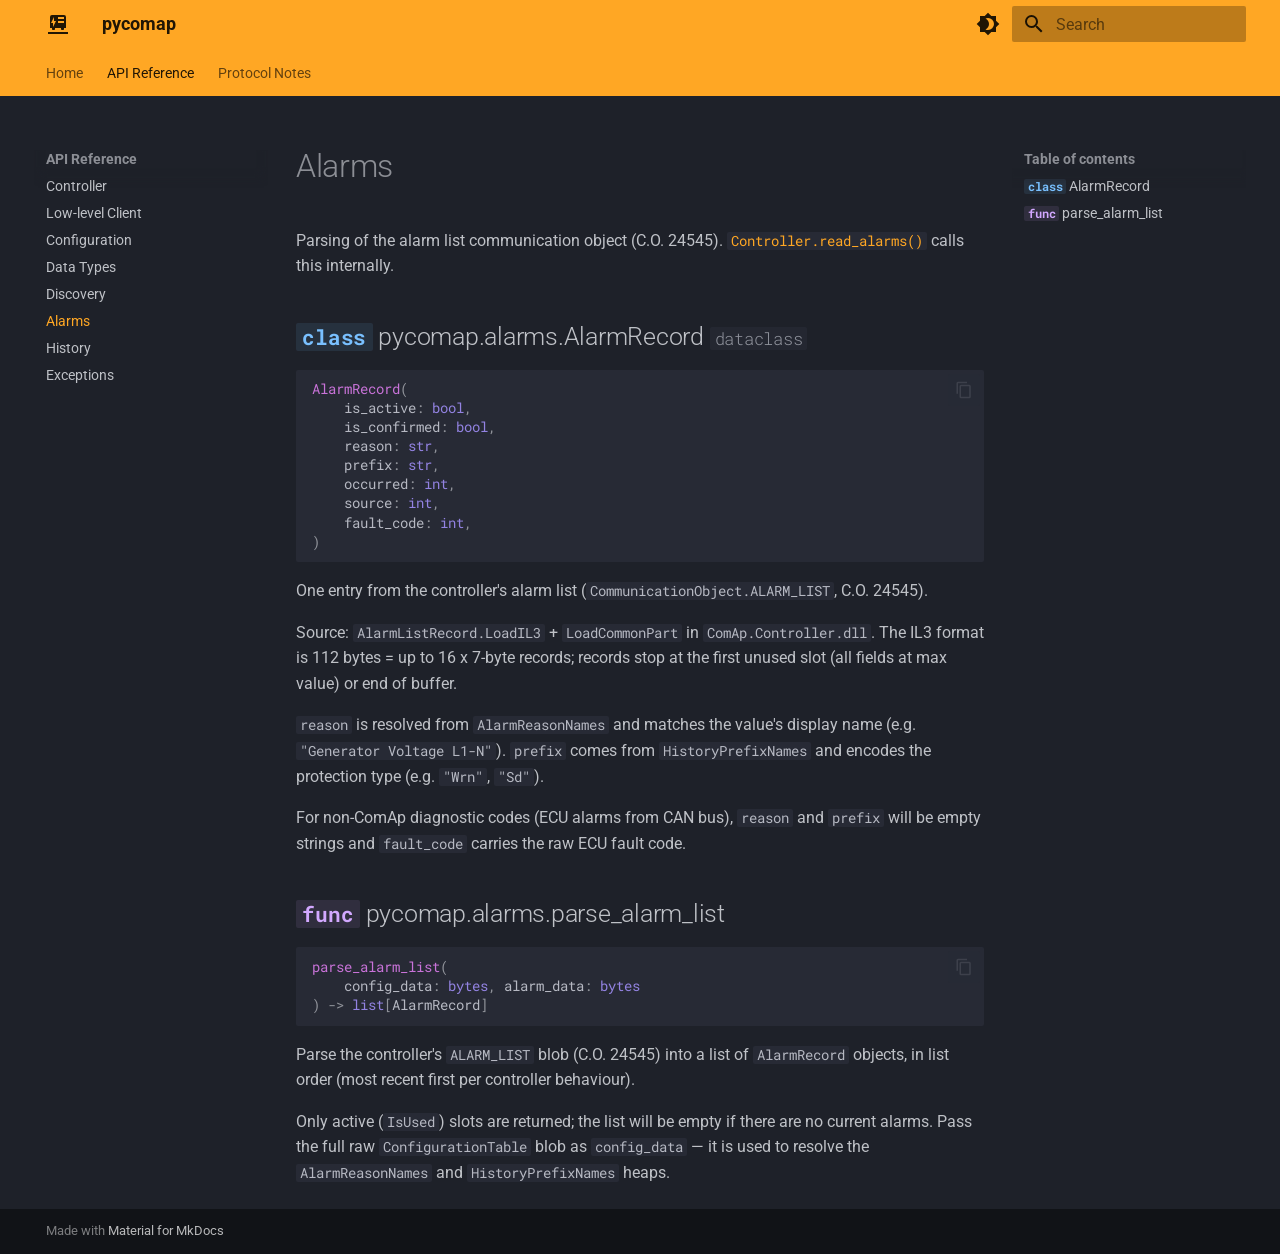
<file: api/alarms/index.html>
<!doctype html>
<html lang="en" class="no-js">
  <head>
    
      <meta charset="utf-8">
      <meta name="viewport" content="width=device-width,initial-scale=1">
      
        <meta name="description" content="Async Python client for ComAp controllers">
      
      
      
        <link rel="canonical" href="https://igor-panteleev.github.io/pycomap/api/alarms/">
      
      
        <link rel="prev" href="../discovery/">
      
      
        <link rel="next" href="../history/">
      
      
        
      
      
      <link rel="icon" href="../../assets/images/favicon.png">
      <meta name="generator" content="mkdocs-1.6.1, mkdocs-material-9.7.6">
    
    
      
        <title>Alarms - pycomap</title>
      
    
    
      <link rel="stylesheet" href="../../assets/stylesheets/main.484c7ddc.min.css">
      
        
        <link rel="stylesheet" href="../../assets/stylesheets/palette.ab4e12ef.min.css">
      
      


    
    
      
    
    
      
        
        
        <link rel="preconnect" href="https://fonts.gstatic.com" crossorigin>
        <link rel="stylesheet" href="https://fonts.googleapis.com/css?family=Roboto:300,300i,400,400i,700,700i%7CRoboto+Mono:400,400i,700,700i&display=fallback">
        <style>:root{--md-text-font:"Roboto";--md-code-font:"Roboto Mono"}</style>
      
    
    
      <link rel="stylesheet" href="../../assets/_mkdocstrings.css">
    
    <script>__md_scope=new URL("../..",location),__md_hash=e=>[...e].reduce(((e,_)=>(e<<5)-e+_.charCodeAt(0)),0),__md_get=(e,_=localStorage,t=__md_scope)=>JSON.parse(_.getItem(t.pathname+"."+e)),__md_set=(e,_,t=localStorage,a=__md_scope)=>{try{t.setItem(a.pathname+"."+e,JSON.stringify(_))}catch(e){}}</script>
    
      

    
    
  </head>
  
  
    
    
      
    
    
    
    
    <body dir="ltr" data-md-color-scheme="slate" data-md-color-primary="orange" data-md-color-accent="indigo">
  
    
    <input class="md-toggle" data-md-toggle="drawer" type="checkbox" id="__drawer" autocomplete="off">
    <input class="md-toggle" data-md-toggle="search" type="checkbox" id="__search" autocomplete="off">
    <label class="md-overlay" for="__drawer"></label>
    <div data-md-component="skip">
      
        
        <a href="#alarms" class="md-skip">
          Skip to content
        </a>
      
    </div>
    <div data-md-component="announce">
      
    </div>
    
    
      

<header class="md-header" data-md-component="header">
  <nav class="md-header__inner md-grid" aria-label="Header">
    <a href="../.." title="pycomap" class="md-header__button md-logo" aria-label="pycomap" data-md-component="logo">
      
  
  <svg xmlns="http://www.w3.org/2000/svg" viewBox="0 0 24 24"><path d="M6 3a2 2 0 0 0-2 2v11h2v1c0 .55.45 1 1 1h1c.55 0 1-.45 1-1v-1h6v1c0 .55.45 1 1 1h1c.55 0 1-.45 1-1v-1h2V5a2 2 0 0 0-2-2zm6 4V5h6v2zm0 2h6v2h-6zM8 5v4h2l-3 6v-4H5zm14 15v2H2v-2z"/></svg>

    </a>
    <label class="md-header__button md-icon" for="__drawer">
      
      <svg xmlns="http://www.w3.org/2000/svg" viewBox="0 0 24 24"><path d="M3 6h18v2H3zm0 5h18v2H3zm0 5h18v2H3z"/></svg>
    </label>
    <div class="md-header__title" data-md-component="header-title">
      <div class="md-header__ellipsis">
        <div class="md-header__topic">
          <span class="md-ellipsis">
            pycomap
          </span>
        </div>
        <div class="md-header__topic" data-md-component="header-topic">
          <span class="md-ellipsis">
            
              Alarms
            
          </span>
        </div>
      </div>
    </div>
    
      
        <form class="md-header__option" data-md-component="palette">
  
    
    
    
    <input class="md-option" data-md-color-media="" data-md-color-scheme="slate" data-md-color-primary="orange" data-md-color-accent="indigo"  aria-label="Switch to light mode"  type="radio" name="__palette" id="__palette_0">
    
      <label class="md-header__button md-icon" title="Switch to light mode" for="__palette_1" hidden>
        <svg xmlns="http://www.w3.org/2000/svg" viewBox="0 0 24 24"><path d="M12 18c-.89 0-1.74-.2-2.5-.55C11.56 16.5 13 14.42 13 12s-1.44-4.5-3.5-5.45C10.26 6.2 11.11 6 12 6a6 6 0 0 1 6 6 6 6 0 0 1-6 6m8-9.31V4h-4.69L12 .69 8.69 4H4v4.69L.69 12 4 15.31V20h4.69L12 23.31 15.31 20H20v-4.69L23.31 12z"/></svg>
      </label>
    
  
    
    
    
    <input class="md-option" data-md-color-media="" data-md-color-scheme="default" data-md-color-primary="orange" data-md-color-accent="indigo"  aria-label="Switch to dark mode"  type="radio" name="__palette" id="__palette_1">
    
      <label class="md-header__button md-icon" title="Switch to dark mode" for="__palette_0" hidden>
        <svg xmlns="http://www.w3.org/2000/svg" viewBox="0 0 24 24"><path d="M12 8a4 4 0 0 0-4 4 4 4 0 0 0 4 4 4 4 0 0 0 4-4 4 4 0 0 0-4-4m0 10a6 6 0 0 1-6-6 6 6 0 0 1 6-6 6 6 0 0 1 6 6 6 6 0 0 1-6 6m8-9.31V4h-4.69L12 .69 8.69 4H4v4.69L.69 12 4 15.31V20h4.69L12 23.31 15.31 20H20v-4.69L23.31 12z"/></svg>
      </label>
    
  
</form>
      
    
    
      <script>var palette=__md_get("__palette");if(palette&&palette.color){if("(prefers-color-scheme)"===palette.color.media){var media=matchMedia("(prefers-color-scheme: light)"),input=document.querySelector(media.matches?"[data-md-color-media='(prefers-color-scheme: light)']":"[data-md-color-media='(prefers-color-scheme: dark)']");palette.color.media=input.getAttribute("data-md-color-media"),palette.color.scheme=input.getAttribute("data-md-color-scheme"),palette.color.primary=input.getAttribute("data-md-color-primary"),palette.color.accent=input.getAttribute("data-md-color-accent")}for(var[key,value]of Object.entries(palette.color))document.body.setAttribute("data-md-color-"+key,value)}</script>
    
    
    
      
      
        <label class="md-header__button md-icon" for="__search">
          
          <svg xmlns="http://www.w3.org/2000/svg" viewBox="0 0 24 24"><path d="M9.5 3A6.5 6.5 0 0 1 16 9.5c0 1.61-.59 3.09-1.56 4.23l.27.27h.79l5 5-1.5 1.5-5-5v-.79l-.27-.27A6.52 6.52 0 0 1 9.5 16 6.5 6.5 0 0 1 3 9.5 6.5 6.5 0 0 1 9.5 3m0 2C7 5 5 7 5 9.5S7 14 9.5 14 14 12 14 9.5 12 5 9.5 5"/></svg>
        </label>
        <div class="md-search" data-md-component="search" role="dialog">
  <label class="md-search__overlay" for="__search"></label>
  <div class="md-search__inner" role="search">
    <form class="md-search__form" name="search">
      <input type="text" class="md-search__input" name="query" aria-label="Search" placeholder="Search" autocapitalize="off" autocorrect="off" autocomplete="off" spellcheck="false" data-md-component="search-query" required>
      <label class="md-search__icon md-icon" for="__search">
        
        <svg xmlns="http://www.w3.org/2000/svg" viewBox="0 0 24 24"><path d="M9.5 3A6.5 6.5 0 0 1 16 9.5c0 1.61-.59 3.09-1.56 4.23l.27.27h.79l5 5-1.5 1.5-5-5v-.79l-.27-.27A6.52 6.52 0 0 1 9.5 16 6.5 6.5 0 0 1 3 9.5 6.5 6.5 0 0 1 9.5 3m0 2C7 5 5 7 5 9.5S7 14 9.5 14 14 12 14 9.5 12 5 9.5 5"/></svg>
        
        <svg xmlns="http://www.w3.org/2000/svg" viewBox="0 0 24 24"><path d="M20 11v2H8l5.5 5.5-1.42 1.42L4.16 12l7.92-7.92L13.5 5.5 8 11z"/></svg>
      </label>
      <nav class="md-search__options" aria-label="Search">
        
        <button type="reset" class="md-search__icon md-icon" title="Clear" aria-label="Clear" tabindex="-1">
          
          <svg xmlns="http://www.w3.org/2000/svg" viewBox="0 0 24 24"><path d="M19 6.41 17.59 5 12 10.59 6.41 5 5 6.41 10.59 12 5 17.59 6.41 19 12 13.41 17.59 19 19 17.59 13.41 12z"/></svg>
        </button>
      </nav>
      
    </form>
    <div class="md-search__output">
      <div class="md-search__scrollwrap" tabindex="0" data-md-scrollfix>
        <div class="md-search-result" data-md-component="search-result">
          <div class="md-search-result__meta">
            Initializing search
          </div>
          <ol class="md-search-result__list" role="presentation"></ol>
        </div>
      </div>
    </div>
  </div>
</div>
      
    
    
  </nav>
  
</header>
    
    <div class="md-container" data-md-component="container">
      
      
        
          
            
<nav class="md-tabs" aria-label="Tabs" data-md-component="tabs">
  <div class="md-grid">
    <ul class="md-tabs__list">
      
        
  
  
  
  
    <li class="md-tabs__item">
      <a href="../.." class="md-tabs__link">
        
  
  
    
  
  Home

      </a>
    </li>
  

      
        
  
  
  
    
  
  
    
    
      <li class="md-tabs__item md-tabs__item--active">
        <a href="../controller/" class="md-tabs__link">
          
  
  
  API Reference

        </a>
      </li>
    
  

      
        
  
  
  
  
    <li class="md-tabs__item">
      <a href="../../protocol.md" class="md-tabs__link">
        
  
  
    
  
  Protocol Notes

      </a>
    </li>
  

      
    </ul>
  </div>
</nav>
          
        
      
      <main class="md-main" data-md-component="main">
        <div class="md-main__inner md-grid">
          
            
              
              <div class="md-sidebar md-sidebar--primary" data-md-component="sidebar" data-md-type="navigation" >
                <div class="md-sidebar__scrollwrap">
                  <div class="md-sidebar__inner">
                    


  


<nav class="md-nav md-nav--primary md-nav--lifted" aria-label="Navigation" data-md-level="0">
  <label class="md-nav__title" for="__drawer">
    <a href="../.." title="pycomap" class="md-nav__button md-logo" aria-label="pycomap" data-md-component="logo">
      
  
  <svg xmlns="http://www.w3.org/2000/svg" viewBox="0 0 24 24"><path d="M6 3a2 2 0 0 0-2 2v11h2v1c0 .55.45 1 1 1h1c.55 0 1-.45 1-1v-1h6v1c0 .55.45 1 1 1h1c.55 0 1-.45 1-1v-1h2V5a2 2 0 0 0-2-2zm6 4V5h6v2zm0 2h6v2h-6zM8 5v4h2l-3 6v-4H5zm14 15v2H2v-2z"/></svg>

    </a>
    pycomap
  </label>
  
  <ul class="md-nav__list" data-md-scrollfix>
    
      
      
  
  
  
  
    <li class="md-nav__item">
      <a href="../.." class="md-nav__link">
        
  
  
  <span class="md-ellipsis">
    
  
    Home
  

    
  </span>
  
  

      </a>
    </li>
  

    
      
      
  
  
    
  
  
  
    
    
    
    
      
        
        
      
      
        
      
    
    
    <li class="md-nav__item md-nav__item--active md-nav__item--section md-nav__item--nested">
      
        
        
        <input class="md-nav__toggle md-toggle " type="checkbox" id="__nav_2" checked>
        
          
          <label class="md-nav__link" for="__nav_2" id="__nav_2_label" tabindex="">
            
  
  
  <span class="md-ellipsis">
    
  
    API Reference
  

    
  </span>
  
  

            <span class="md-nav__icon md-icon"></span>
          </label>
        
        <nav class="md-nav" data-md-level="1" aria-labelledby="__nav_2_label" aria-expanded="true">
          <label class="md-nav__title" for="__nav_2">
            <span class="md-nav__icon md-icon"></span>
            
  
    API Reference
  

          </label>
          <ul class="md-nav__list" data-md-scrollfix>
            
              
                
  
  
  
  
    <li class="md-nav__item">
      <a href="../controller/" class="md-nav__link">
        
  
  
  <span class="md-ellipsis">
    
  
    Controller
  

    
  </span>
  
  

      </a>
    </li>
  

              
            
              
                
  
  
  
  
    <li class="md-nav__item">
      <a href="../client/" class="md-nav__link">
        
  
  
  <span class="md-ellipsis">
    
  
    Low-level Client
  

    
  </span>
  
  

      </a>
    </li>
  

              
            
              
                
  
  
  
  
    <li class="md-nav__item">
      <a href="../configuration/" class="md-nav__link">
        
  
  
  <span class="md-ellipsis">
    
  
    Configuration
  

    
  </span>
  
  

      </a>
    </li>
  

              
            
              
                
  
  
  
  
    <li class="md-nav__item">
      <a href="../datatypes/" class="md-nav__link">
        
  
  
  <span class="md-ellipsis">
    
  
    Data Types
  

    
  </span>
  
  

      </a>
    </li>
  

              
            
              
                
  
  
  
  
    <li class="md-nav__item">
      <a href="../discovery/" class="md-nav__link">
        
  
  
  <span class="md-ellipsis">
    
  
    Discovery
  

    
  </span>
  
  

      </a>
    </li>
  

              
            
              
                
  
  
    
  
  
  
    <li class="md-nav__item md-nav__item--active">
      
      <input class="md-nav__toggle md-toggle" type="checkbox" id="__toc">
      
      
        
      
      
        <label class="md-nav__link md-nav__link--active" for="__toc">
          
  
  
  <span class="md-ellipsis">
    
  
    Alarms
  

    
  </span>
  
  

          <span class="md-nav__icon md-icon"></span>
        </label>
      
      <a href="./" class="md-nav__link md-nav__link--active">
        
  
  
  <span class="md-ellipsis">
    
  
    Alarms
  

    
  </span>
  
  

      </a>
      
        

<nav class="md-nav md-nav--secondary" aria-label="Table of contents">
  
  
  
    
  
  
    <label class="md-nav__title" for="__toc">
      <span class="md-nav__icon md-icon"></span>
      Table of contents
    </label>
    <ul class="md-nav__list" data-md-component="toc" data-md-scrollfix>
      
        <li class="md-nav__item">
  <a href="#pycomap.alarms.AlarmRecord" class="md-nav__link">
    <span class="md-ellipsis">
      
        <code class="doc-symbol doc-symbol-toc doc-symbol-class"></code>&nbsp;AlarmRecord
      
    </span>
  </a>
  
</li>
      
        <li class="md-nav__item">
  <a href="#pycomap.alarms.parse_alarm_list" class="md-nav__link">
    <span class="md-ellipsis">
      
        <code class="doc-symbol doc-symbol-toc doc-symbol-function"></code>&nbsp;parse_alarm_list
      
    </span>
  </a>
  
</li>
      
    </ul>
  
</nav>
      
    </li>
  

              
            
              
                
  
  
  
  
    <li class="md-nav__item">
      <a href="../history/" class="md-nav__link">
        
  
  
  <span class="md-ellipsis">
    
  
    History
  

    
  </span>
  
  

      </a>
    </li>
  

              
            
              
                
  
  
  
  
    <li class="md-nav__item">
      <a href="../exceptions/" class="md-nav__link">
        
  
  
  <span class="md-ellipsis">
    
  
    Exceptions
  

    
  </span>
  
  

      </a>
    </li>
  

              
            
          </ul>
        </nav>
      
    </li>
  

    
      
      
  
  
  
  
    <li class="md-nav__item">
      <a href="../../protocol.md" class="md-nav__link">
        
  
  
  <span class="md-ellipsis">
    
  
    Protocol Notes
  

    
  </span>
  
  

      </a>
    </li>
  

    
  </ul>
</nav>
                  </div>
                </div>
              </div>
            
            
              
              <div class="md-sidebar md-sidebar--secondary" data-md-component="sidebar" data-md-type="toc" >
                <div class="md-sidebar__scrollwrap">
                  <div class="md-sidebar__inner">
                    

<nav class="md-nav md-nav--secondary" aria-label="Table of contents">
  
  
  
    
  
  
    <label class="md-nav__title" for="__toc">
      <span class="md-nav__icon md-icon"></span>
      Table of contents
    </label>
    <ul class="md-nav__list" data-md-component="toc" data-md-scrollfix>
      
        <li class="md-nav__item">
  <a href="#pycomap.alarms.AlarmRecord" class="md-nav__link">
    <span class="md-ellipsis">
      
        <code class="doc-symbol doc-symbol-toc doc-symbol-class"></code>&nbsp;AlarmRecord
      
    </span>
  </a>
  
</li>
      
        <li class="md-nav__item">
  <a href="#pycomap.alarms.parse_alarm_list" class="md-nav__link">
    <span class="md-ellipsis">
      
        <code class="doc-symbol doc-symbol-toc doc-symbol-function"></code>&nbsp;parse_alarm_list
      
    </span>
  </a>
  
</li>
      
    </ul>
  
</nav>
                  </div>
                </div>
              </div>
            
          
          
            <div class="md-content" data-md-component="content">
              
              <article class="md-content__inner md-typeset">
                
                  



<h1 id="alarms">Alarms</h1>
<p>Parsing of the alarm list communication object (C.O. 24545).
<a href="../controller/"><code>Controller.read_alarms()</code></a> calls this internally.</p>


<div class="doc doc-object doc-class">



<h2 id="pycomap.alarms.AlarmRecord" class="doc doc-heading">
<code class="doc-symbol doc-symbol-heading doc-symbol-class"></code>            <span class="doc doc-object-name doc-class-name">pycomap.alarms.AlarmRecord</span>


  <span class="doc doc-labels">
      <small class="doc doc-label doc-label-dataclass"><code>dataclass</code></small>
  </span>

</h2>
<div class="doc-signature highlight"><pre><span></span><code><a id="__codelineno-0-1" name="__codelineno-0-1" href="#__codelineno-0-1"></a><span class="nf">AlarmRecord</span><span class="p">(</span>
<a id="__codelineno-0-2" name="__codelineno-0-2" href="#__codelineno-0-2"></a>    <span class="n">is_active</span><span class="p">:</span> <span class="nb">bool</span><span class="p">,</span>
<a id="__codelineno-0-3" name="__codelineno-0-3" href="#__codelineno-0-3"></a>    <span class="n">is_confirmed</span><span class="p">:</span> <span class="nb">bool</span><span class="p">,</span>
<a id="__codelineno-0-4" name="__codelineno-0-4" href="#__codelineno-0-4"></a>    <span class="n">reason</span><span class="p">:</span> <span class="nb">str</span><span class="p">,</span>
<a id="__codelineno-0-5" name="__codelineno-0-5" href="#__codelineno-0-5"></a>    <span class="n">prefix</span><span class="p">:</span> <span class="nb">str</span><span class="p">,</span>
<a id="__codelineno-0-6" name="__codelineno-0-6" href="#__codelineno-0-6"></a>    <span class="n">occurred</span><span class="p">:</span> <span class="nb">int</span><span class="p">,</span>
<a id="__codelineno-0-7" name="__codelineno-0-7" href="#__codelineno-0-7"></a>    <span class="n">source</span><span class="p">:</span> <span class="nb">int</span><span class="p">,</span>
<a id="__codelineno-0-8" name="__codelineno-0-8" href="#__codelineno-0-8"></a>    <span class="n">fault_code</span><span class="p">:</span> <span class="nb">int</span><span class="p">,</span>
<a id="__codelineno-0-9" name="__codelineno-0-9" href="#__codelineno-0-9"></a><span class="p">)</span>
</code></pre></div>

    <div class="doc doc-contents first">



        <p>One entry from the controller's alarm list (<code>CommunicationObject.ALARM_LIST</code>,
C.O. 24545).</p>
<p>Source: <code>AlarmListRecord.LoadIL3</code> + <code>LoadCommonPart</code> in <code>ComAp.Controller.dll</code>.
The IL3 format is 112 bytes = up to 16 x 7-byte records; records stop at the first
unused slot (all fields at max value) or end of buffer.</p>
<p><code>reason</code> is resolved from <code>AlarmReasonNames</code> and matches the value's display name
(e.g. <code>"Generator Voltage L1-N"</code>). <code>prefix</code> comes from <code>HistoryPrefixNames</code> and
encodes the protection type (e.g. <code>"Wrn"</code>, <code>"Sd"</code>).</p>
<p>For non-ComAp diagnostic codes (ECU alarms from CAN bus), <code>reason</code> and <code>prefix</code>
will be empty strings and <code>fault_code</code> carries the raw ECU fault code.</p>











<div class="doc doc-children">












  </div>

    </div>

</div>

<div class="doc doc-object doc-function">


<h2 id="pycomap.alarms.parse_alarm_list" class="doc doc-heading">
<code class="doc-symbol doc-symbol-heading doc-symbol-function"></code>            <span class="doc doc-object-name doc-function-name">pycomap.alarms.parse_alarm_list</span>


</h2>
<div class="doc-signature highlight"><pre><span></span><code><a id="__codelineno-0-1" name="__codelineno-0-1" href="#__codelineno-0-1"></a><span class="nf">parse_alarm_list</span><span class="p">(</span>
<a id="__codelineno-0-2" name="__codelineno-0-2" href="#__codelineno-0-2"></a>    <span class="n">config_data</span><span class="p">:</span> <span class="nb">bytes</span><span class="p">,</span> <span class="n">alarm_data</span><span class="p">:</span> <span class="nb">bytes</span>
<a id="__codelineno-0-3" name="__codelineno-0-3" href="#__codelineno-0-3"></a><span class="p">)</span> <span class="o">-&gt;</span> <span class="nb">list</span><span class="p">[</span><span class="n">AlarmRecord</span><span class="p">]</span>
</code></pre></div>

    <div class="doc doc-contents first">

        <p>Parse the controller's <code>ALARM_LIST</code> blob (C.O. 24545) into a list of
<code>AlarmRecord</code> objects, in list order (most recent first per controller behaviour).</p>
<p>Only active (<code>IsUsed</code>) slots are returned; the list will be empty if there are no
current alarms.  Pass the full raw <code>ConfigurationTable</code> blob as <code>config_data</code> —
it is used to resolve the <code>AlarmReasonNames</code> and <code>HistoryPrefixNames</code> heaps.</p>


    </div>

</div>












                
              </article>
            </div>
          
          
<script>var target=document.getElementById(location.hash.slice(1));target&&target.name&&(target.checked=target.name.startsWith("__tabbed_"))</script>
        </div>
        
          <button type="button" class="md-top md-icon" data-md-component="top" hidden>
  
  <svg xmlns="http://www.w3.org/2000/svg" viewBox="0 0 24 24"><path d="M13 20h-2V8l-5.5 5.5-1.42-1.42L12 4.16l7.92 7.92-1.42 1.42L13 8z"/></svg>
  Back to top
</button>
        
      </main>
      
        <footer class="md-footer">
  
  <div class="md-footer-meta md-typeset">
    <div class="md-footer-meta__inner md-grid">
      <div class="md-copyright">
  
  
    Made with
    <a href="https://squidfunk.github.io/mkdocs-material/" target="_blank" rel="noopener">
      Material for MkDocs
    </a>
  
</div>
      
    </div>
  </div>
</footer>
      
    </div>
    <div class="md-dialog" data-md-component="dialog">
      <div class="md-dialog__inner md-typeset"></div>
    </div>
    
    
    
      
      
      <script id="__config" type="application/json">{"annotate": null, "base": "../..", "features": ["navigation.tabs", "navigation.sections", "navigation.top", "content.code.copy", "content.code.annotate"], "search": "../../assets/javascripts/workers/search.2c215733.min.js", "tags": null, "translations": {"clipboard.copied": "Copied to clipboard", "clipboard.copy": "Copy to clipboard", "search.result.more.one": "1 more on this page", "search.result.more.other": "# more on this page", "search.result.none": "No matching documents", "search.result.one": "1 matching document", "search.result.other": "# matching documents", "search.result.placeholder": "Type to start searching", "search.result.term.missing": "Missing", "select.version": "Select version"}, "version": null}</script>
    
    
      <script src="../../assets/javascripts/bundle.79ae519e.min.js"></script>
      
    
  </body>
</html>
</file>
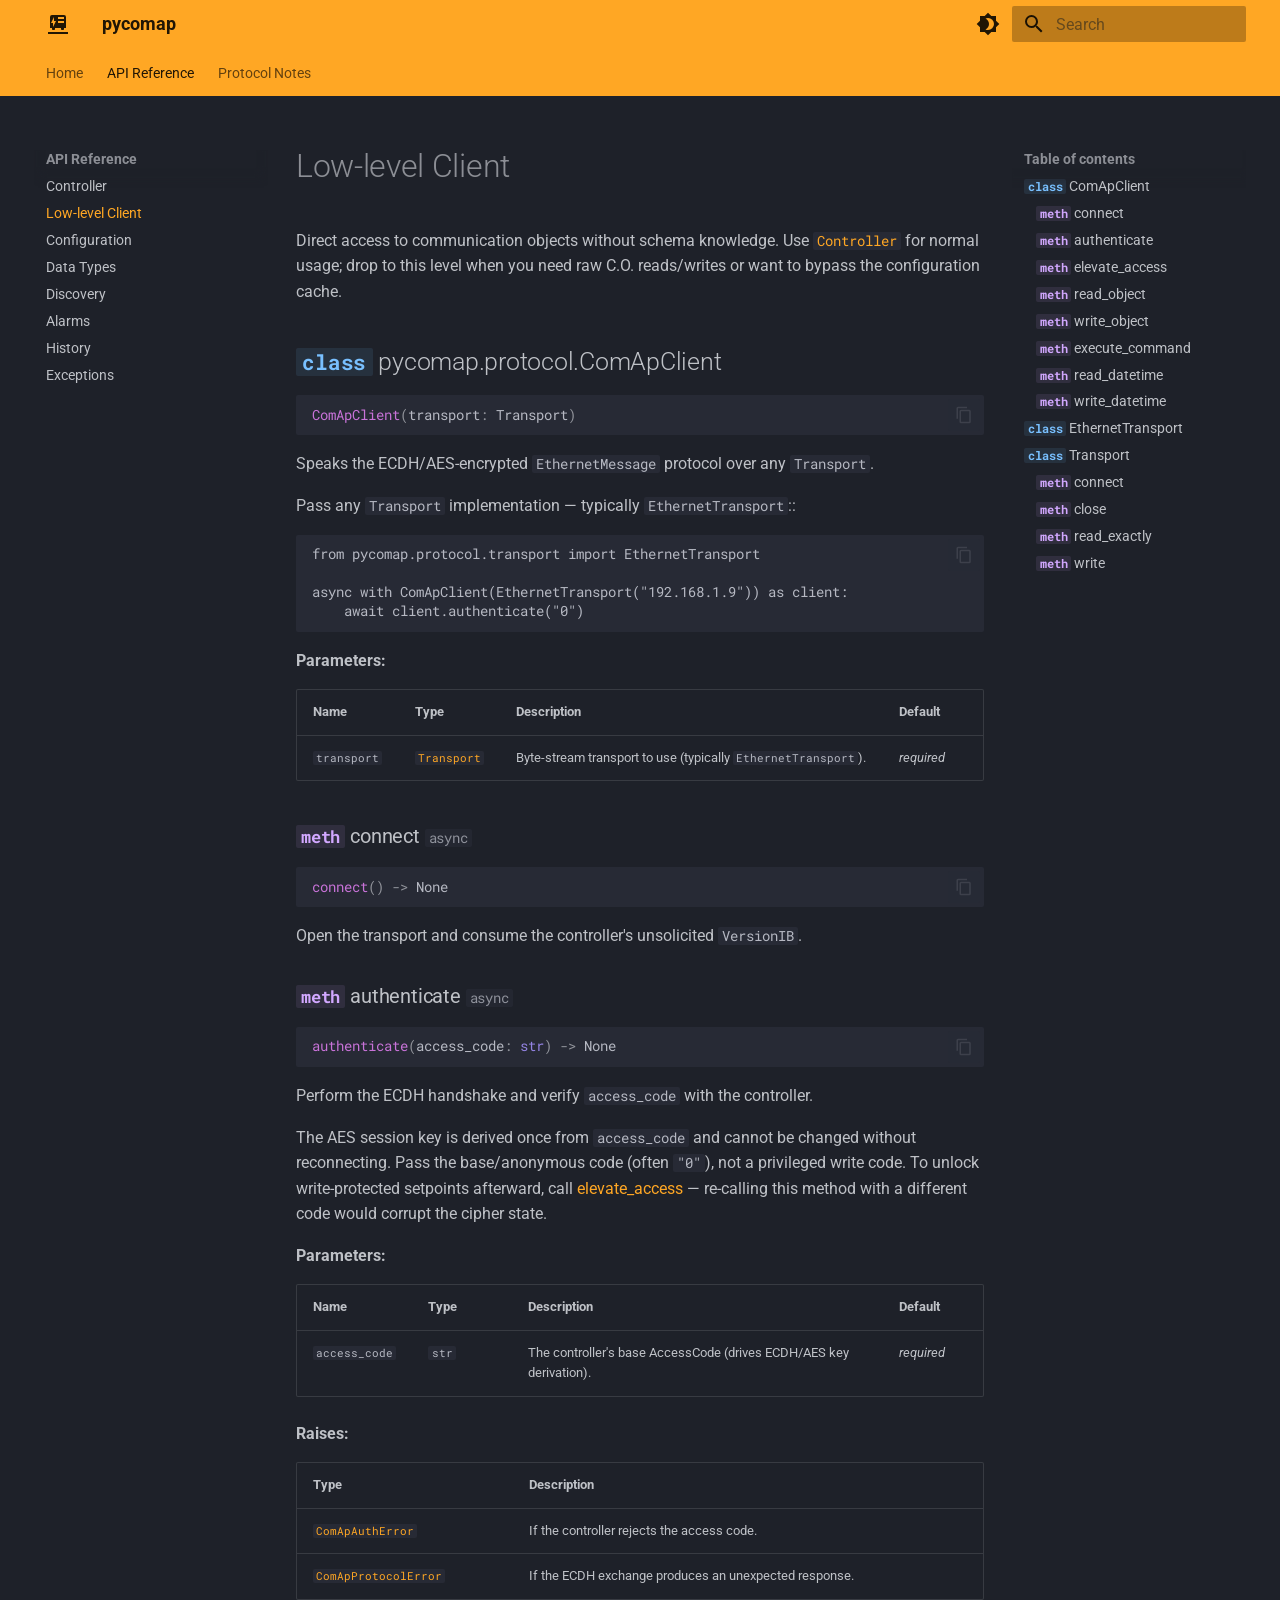
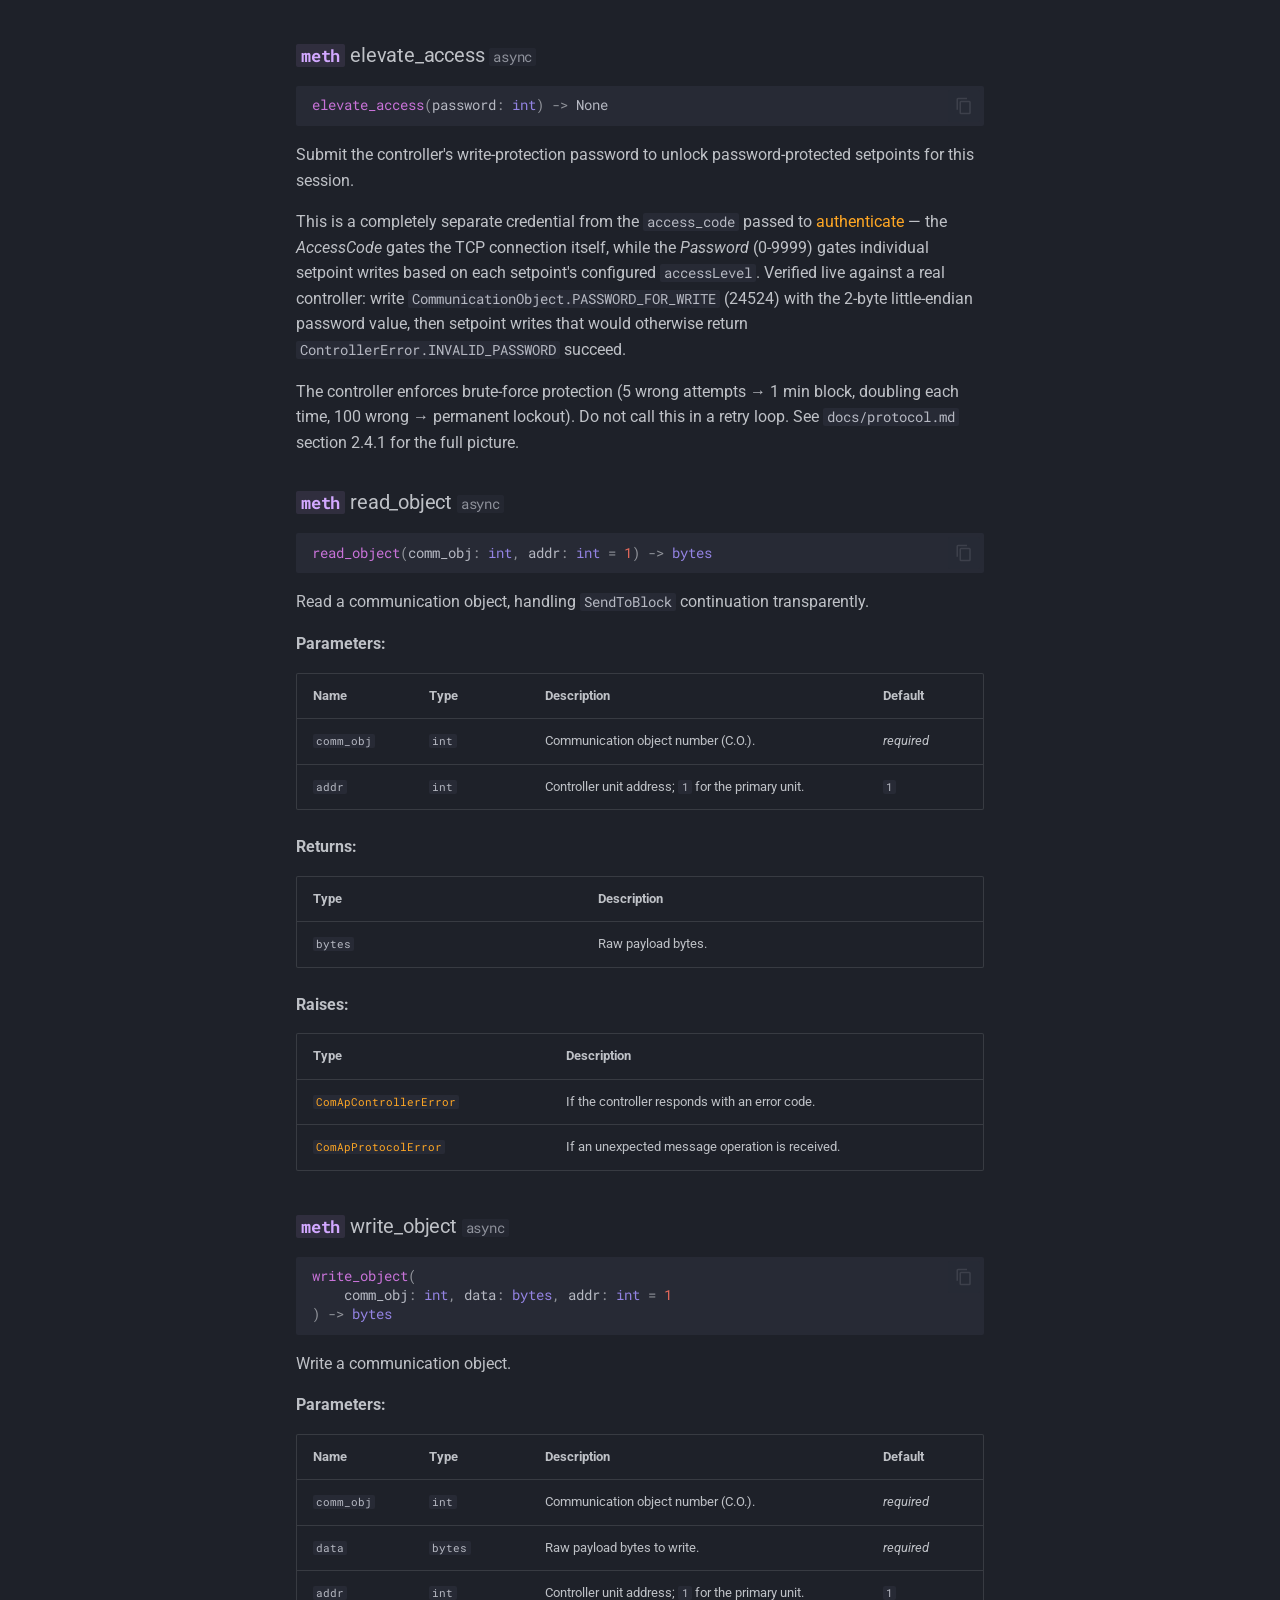
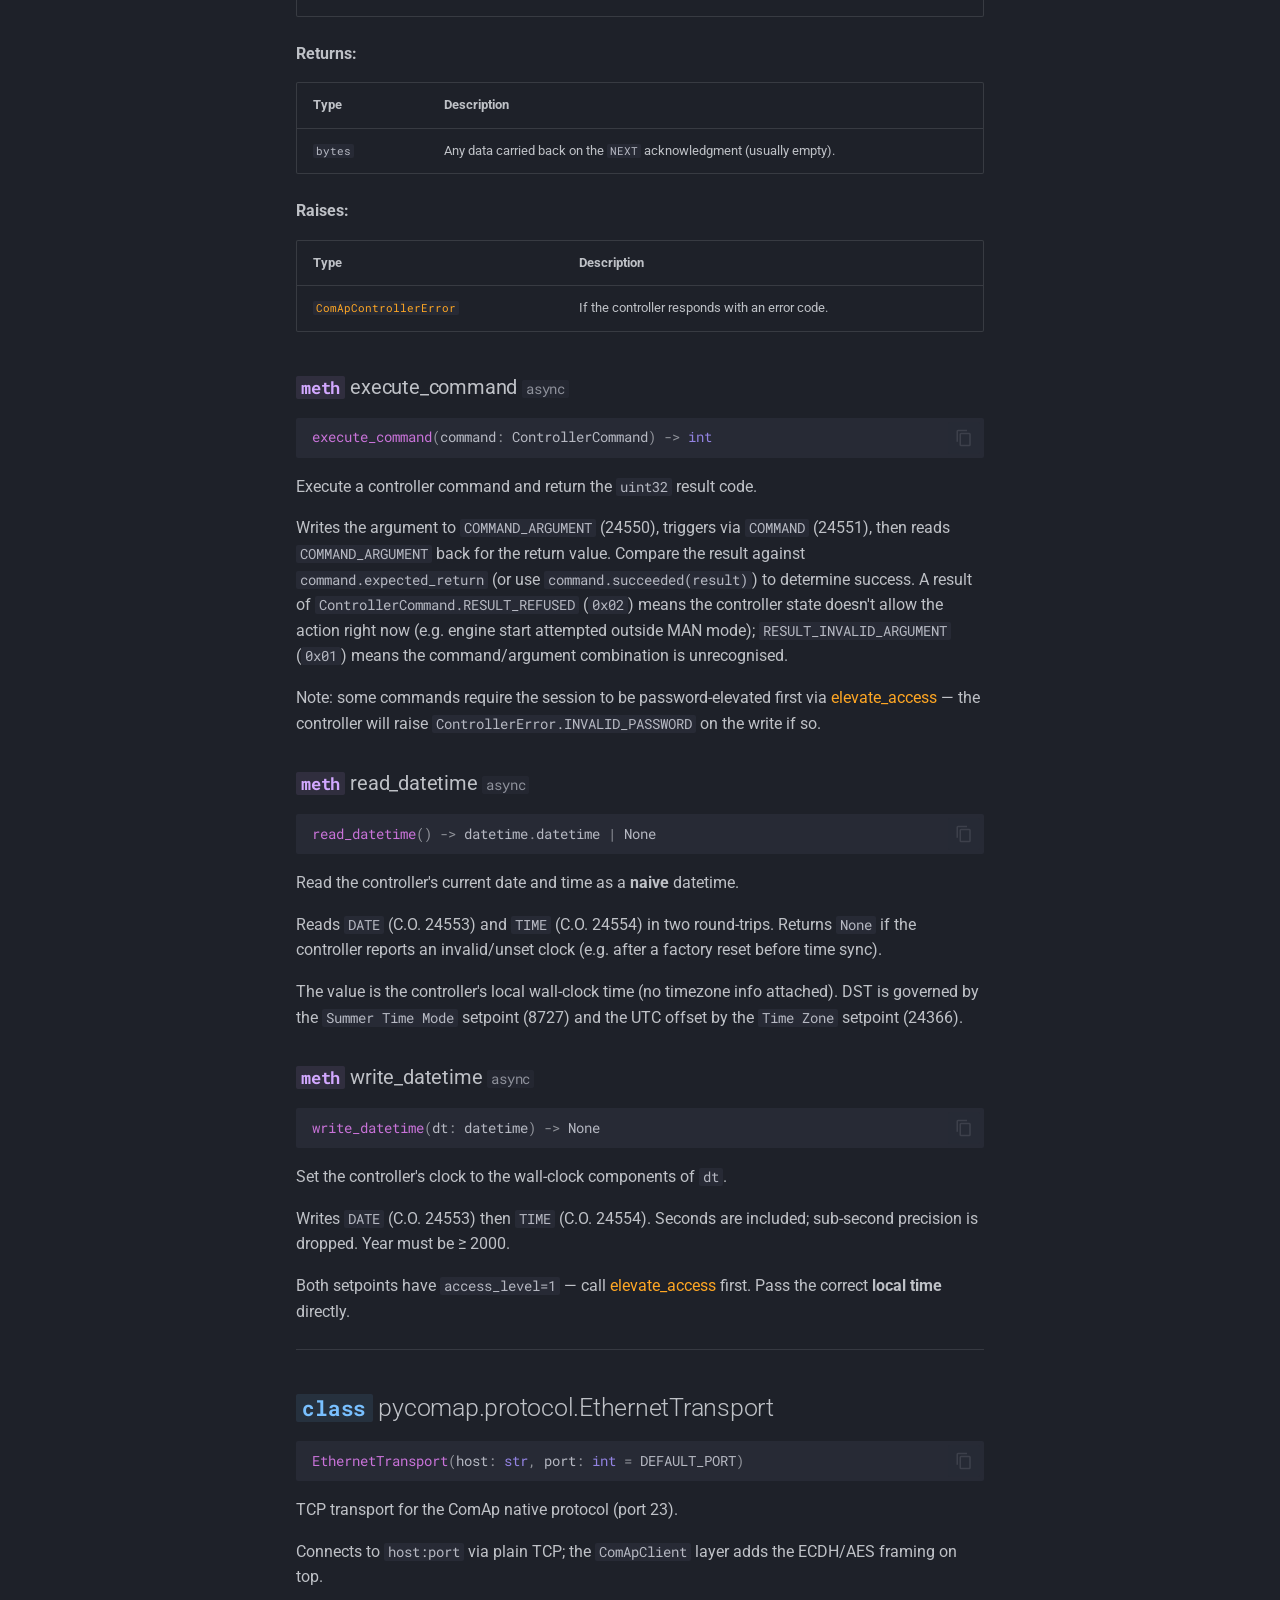
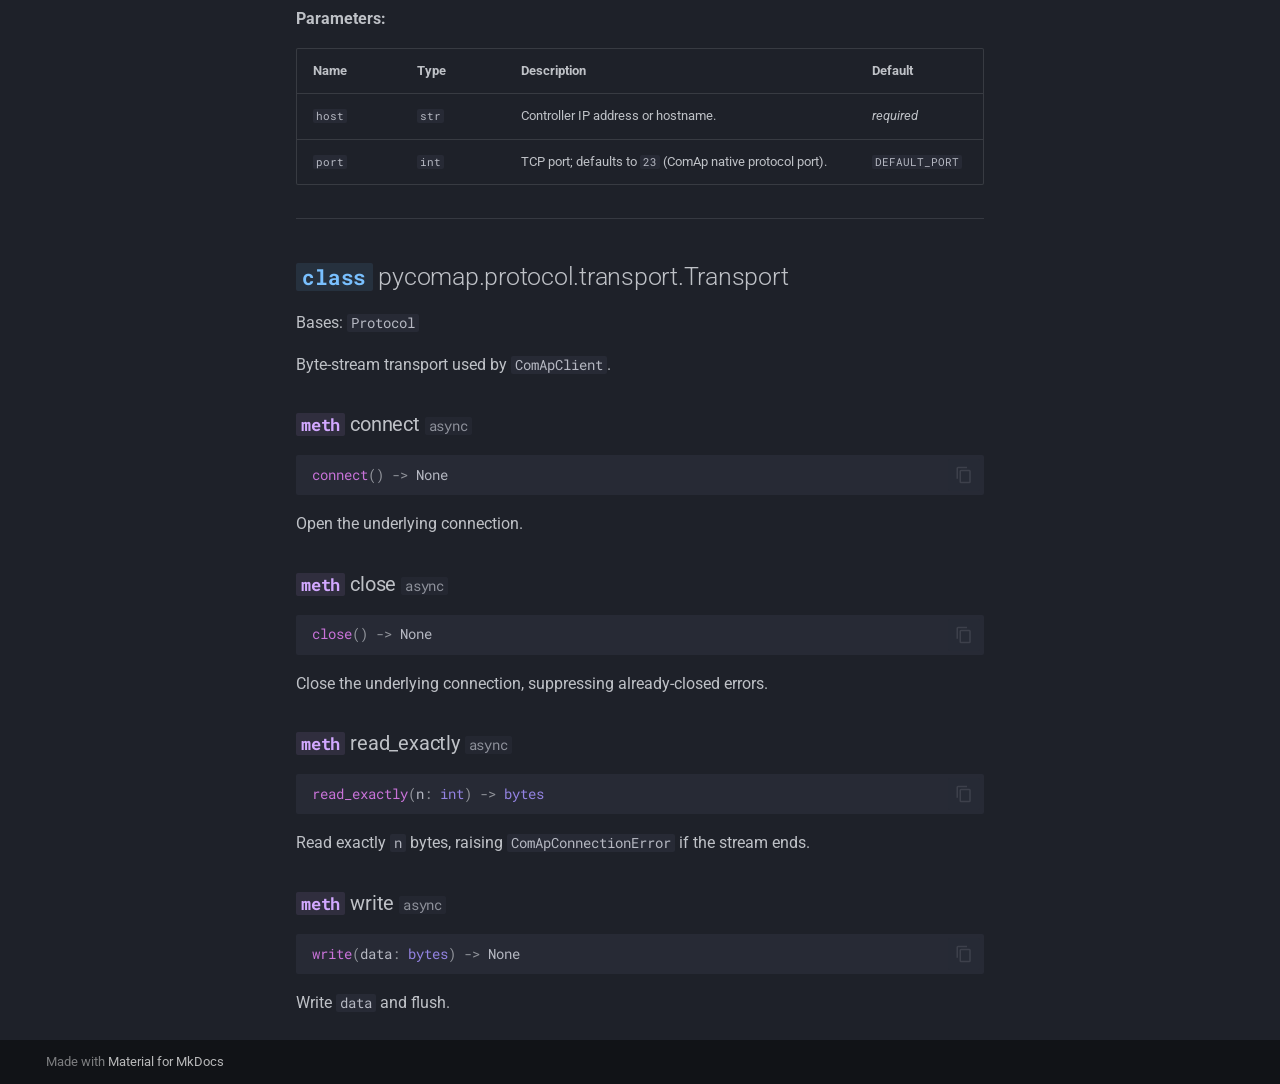
<file: api/client/index.html>
<!doctype html>
<html lang="en" class="no-js">
  <head>
    
      <meta charset="utf-8">
      <meta name="viewport" content="width=device-width,initial-scale=1">
      
        <meta name="description" content="Async Python client for ComAp controllers">
      
      
      
        <link rel="canonical" href="https://igor-panteleev.github.io/pycomap/api/client/">
      
      
        <link rel="prev" href="../controller/">
      
      
        <link rel="next" href="../configuration/">
      
      
        
      
      
      <link rel="icon" href="../../assets/images/favicon.png">
      <meta name="generator" content="mkdocs-1.6.1, mkdocs-material-9.7.6">
    
    
      
        <title>Low-level Client - pycomap</title>
      
    
    
      <link rel="stylesheet" href="../../assets/stylesheets/main.484c7ddc.min.css">
      
        
        <link rel="stylesheet" href="../../assets/stylesheets/palette.ab4e12ef.min.css">
      
      


    
    
      
    
    
      
        
        
        <link rel="preconnect" href="https://fonts.gstatic.com" crossorigin>
        <link rel="stylesheet" href="https://fonts.googleapis.com/css?family=Roboto:300,300i,400,400i,700,700i%7CRoboto+Mono:400,400i,700,700i&display=fallback">
        <style>:root{--md-text-font:"Roboto";--md-code-font:"Roboto Mono"}</style>
      
    
    
      <link rel="stylesheet" href="../../assets/_mkdocstrings.css">
    
    <script>__md_scope=new URL("../..",location),__md_hash=e=>[...e].reduce(((e,_)=>(e<<5)-e+_.charCodeAt(0)),0),__md_get=(e,_=localStorage,t=__md_scope)=>JSON.parse(_.getItem(t.pathname+"."+e)),__md_set=(e,_,t=localStorage,a=__md_scope)=>{try{t.setItem(a.pathname+"."+e,JSON.stringify(_))}catch(e){}}</script>
    
      

    
    
  </head>
  
  
    
    
      
    
    
    
    
    <body dir="ltr" data-md-color-scheme="slate" data-md-color-primary="orange" data-md-color-accent="indigo">
  
    
    <input class="md-toggle" data-md-toggle="drawer" type="checkbox" id="__drawer" autocomplete="off">
    <input class="md-toggle" data-md-toggle="search" type="checkbox" id="__search" autocomplete="off">
    <label class="md-overlay" for="__drawer"></label>
    <div data-md-component="skip">
      
        
        <a href="#low-level-client" class="md-skip">
          Skip to content
        </a>
      
    </div>
    <div data-md-component="announce">
      
    </div>
    
    
      

<header class="md-header" data-md-component="header">
  <nav class="md-header__inner md-grid" aria-label="Header">
    <a href="../.." title="pycomap" class="md-header__button md-logo" aria-label="pycomap" data-md-component="logo">
      
  
  <svg xmlns="http://www.w3.org/2000/svg" viewBox="0 0 24 24"><path d="M6 3a2 2 0 0 0-2 2v11h2v1c0 .55.45 1 1 1h1c.55 0 1-.45 1-1v-1h6v1c0 .55.45 1 1 1h1c.55 0 1-.45 1-1v-1h2V5a2 2 0 0 0-2-2zm6 4V5h6v2zm0 2h6v2h-6zM8 5v4h2l-3 6v-4H5zm14 15v2H2v-2z"/></svg>

    </a>
    <label class="md-header__button md-icon" for="__drawer">
      
      <svg xmlns="http://www.w3.org/2000/svg" viewBox="0 0 24 24"><path d="M3 6h18v2H3zm0 5h18v2H3zm0 5h18v2H3z"/></svg>
    </label>
    <div class="md-header__title" data-md-component="header-title">
      <div class="md-header__ellipsis">
        <div class="md-header__topic">
          <span class="md-ellipsis">
            pycomap
          </span>
        </div>
        <div class="md-header__topic" data-md-component="header-topic">
          <span class="md-ellipsis">
            
              Low-level Client
            
          </span>
        </div>
      </div>
    </div>
    
      
        <form class="md-header__option" data-md-component="palette">
  
    
    
    
    <input class="md-option" data-md-color-media="" data-md-color-scheme="slate" data-md-color-primary="orange" data-md-color-accent="indigo"  aria-label="Switch to light mode"  type="radio" name="__palette" id="__palette_0">
    
      <label class="md-header__button md-icon" title="Switch to light mode" for="__palette_1" hidden>
        <svg xmlns="http://www.w3.org/2000/svg" viewBox="0 0 24 24"><path d="M12 18c-.89 0-1.74-.2-2.5-.55C11.56 16.5 13 14.42 13 12s-1.44-4.5-3.5-5.45C10.26 6.2 11.11 6 12 6a6 6 0 0 1 6 6 6 6 0 0 1-6 6m8-9.31V4h-4.69L12 .69 8.69 4H4v4.69L.69 12 4 15.31V20h4.69L12 23.31 15.31 20H20v-4.69L23.31 12z"/></svg>
      </label>
    
  
    
    
    
    <input class="md-option" data-md-color-media="" data-md-color-scheme="default" data-md-color-primary="orange" data-md-color-accent="indigo"  aria-label="Switch to dark mode"  type="radio" name="__palette" id="__palette_1">
    
      <label class="md-header__button md-icon" title="Switch to dark mode" for="__palette_0" hidden>
        <svg xmlns="http://www.w3.org/2000/svg" viewBox="0 0 24 24"><path d="M12 8a4 4 0 0 0-4 4 4 4 0 0 0 4 4 4 4 0 0 0 4-4 4 4 0 0 0-4-4m0 10a6 6 0 0 1-6-6 6 6 0 0 1 6-6 6 6 0 0 1 6 6 6 6 0 0 1-6 6m8-9.31V4h-4.69L12 .69 8.69 4H4v4.69L.69 12 4 15.31V20h4.69L12 23.31 15.31 20H20v-4.69L23.31 12z"/></svg>
      </label>
    
  
</form>
      
    
    
      <script>var palette=__md_get("__palette");if(palette&&palette.color){if("(prefers-color-scheme)"===palette.color.media){var media=matchMedia("(prefers-color-scheme: light)"),input=document.querySelector(media.matches?"[data-md-color-media='(prefers-color-scheme: light)']":"[data-md-color-media='(prefers-color-scheme: dark)']");palette.color.media=input.getAttribute("data-md-color-media"),palette.color.scheme=input.getAttribute("data-md-color-scheme"),palette.color.primary=input.getAttribute("data-md-color-primary"),palette.color.accent=input.getAttribute("data-md-color-accent")}for(var[key,value]of Object.entries(palette.color))document.body.setAttribute("data-md-color-"+key,value)}</script>
    
    
    
      
      
        <label class="md-header__button md-icon" for="__search">
          
          <svg xmlns="http://www.w3.org/2000/svg" viewBox="0 0 24 24"><path d="M9.5 3A6.5 6.5 0 0 1 16 9.5c0 1.61-.59 3.09-1.56 4.23l.27.27h.79l5 5-1.5 1.5-5-5v-.79l-.27-.27A6.52 6.52 0 0 1 9.5 16 6.5 6.5 0 0 1 3 9.5 6.5 6.5 0 0 1 9.5 3m0 2C7 5 5 7 5 9.5S7 14 9.5 14 14 12 14 9.5 12 5 9.5 5"/></svg>
        </label>
        <div class="md-search" data-md-component="search" role="dialog">
  <label class="md-search__overlay" for="__search"></label>
  <div class="md-search__inner" role="search">
    <form class="md-search__form" name="search">
      <input type="text" class="md-search__input" name="query" aria-label="Search" placeholder="Search" autocapitalize="off" autocorrect="off" autocomplete="off" spellcheck="false" data-md-component="search-query" required>
      <label class="md-search__icon md-icon" for="__search">
        
        <svg xmlns="http://www.w3.org/2000/svg" viewBox="0 0 24 24"><path d="M9.5 3A6.5 6.5 0 0 1 16 9.5c0 1.61-.59 3.09-1.56 4.23l.27.27h.79l5 5-1.5 1.5-5-5v-.79l-.27-.27A6.52 6.52 0 0 1 9.5 16 6.5 6.5 0 0 1 3 9.5 6.5 6.5 0 0 1 9.5 3m0 2C7 5 5 7 5 9.5S7 14 9.5 14 14 12 14 9.5 12 5 9.5 5"/></svg>
        
        <svg xmlns="http://www.w3.org/2000/svg" viewBox="0 0 24 24"><path d="M20 11v2H8l5.5 5.5-1.42 1.42L4.16 12l7.92-7.92L13.5 5.5 8 11z"/></svg>
      </label>
      <nav class="md-search__options" aria-label="Search">
        
        <button type="reset" class="md-search__icon md-icon" title="Clear" aria-label="Clear" tabindex="-1">
          
          <svg xmlns="http://www.w3.org/2000/svg" viewBox="0 0 24 24"><path d="M19 6.41 17.59 5 12 10.59 6.41 5 5 6.41 10.59 12 5 17.59 6.41 19 12 13.41 17.59 19 19 17.59 13.41 12z"/></svg>
        </button>
      </nav>
      
    </form>
    <div class="md-search__output">
      <div class="md-search__scrollwrap" tabindex="0" data-md-scrollfix>
        <div class="md-search-result" data-md-component="search-result">
          <div class="md-search-result__meta">
            Initializing search
          </div>
          <ol class="md-search-result__list" role="presentation"></ol>
        </div>
      </div>
    </div>
  </div>
</div>
      
    
    
  </nav>
  
</header>
    
    <div class="md-container" data-md-component="container">
      
      
        
          
            
<nav class="md-tabs" aria-label="Tabs" data-md-component="tabs">
  <div class="md-grid">
    <ul class="md-tabs__list">
      
        
  
  
  
  
    <li class="md-tabs__item">
      <a href="../.." class="md-tabs__link">
        
  
  
    
  
  Home

      </a>
    </li>
  

      
        
  
  
  
    
  
  
    
    
      <li class="md-tabs__item md-tabs__item--active">
        <a href="../controller/" class="md-tabs__link">
          
  
  
  API Reference

        </a>
      </li>
    
  

      
        
  
  
  
  
    <li class="md-tabs__item">
      <a href="../../protocol.md" class="md-tabs__link">
        
  
  
    
  
  Protocol Notes

      </a>
    </li>
  

      
    </ul>
  </div>
</nav>
          
        
      
      <main class="md-main" data-md-component="main">
        <div class="md-main__inner md-grid">
          
            
              
              <div class="md-sidebar md-sidebar--primary" data-md-component="sidebar" data-md-type="navigation" >
                <div class="md-sidebar__scrollwrap">
                  <div class="md-sidebar__inner">
                    


  


<nav class="md-nav md-nav--primary md-nav--lifted" aria-label="Navigation" data-md-level="0">
  <label class="md-nav__title" for="__drawer">
    <a href="../.." title="pycomap" class="md-nav__button md-logo" aria-label="pycomap" data-md-component="logo">
      
  
  <svg xmlns="http://www.w3.org/2000/svg" viewBox="0 0 24 24"><path d="M6 3a2 2 0 0 0-2 2v11h2v1c0 .55.45 1 1 1h1c.55 0 1-.45 1-1v-1h6v1c0 .55.45 1 1 1h1c.55 0 1-.45 1-1v-1h2V5a2 2 0 0 0-2-2zm6 4V5h6v2zm0 2h6v2h-6zM8 5v4h2l-3 6v-4H5zm14 15v2H2v-2z"/></svg>

    </a>
    pycomap
  </label>
  
  <ul class="md-nav__list" data-md-scrollfix>
    
      
      
  
  
  
  
    <li class="md-nav__item">
      <a href="../.." class="md-nav__link">
        
  
  
  <span class="md-ellipsis">
    
  
    Home
  

    
  </span>
  
  

      </a>
    </li>
  

    
      
      
  
  
    
  
  
  
    
    
    
    
      
        
        
      
      
        
      
    
    
    <li class="md-nav__item md-nav__item--active md-nav__item--section md-nav__item--nested">
      
        
        
        <input class="md-nav__toggle md-toggle " type="checkbox" id="__nav_2" checked>
        
          
          <label class="md-nav__link" for="__nav_2" id="__nav_2_label" tabindex="">
            
  
  
  <span class="md-ellipsis">
    
  
    API Reference
  

    
  </span>
  
  

            <span class="md-nav__icon md-icon"></span>
          </label>
        
        <nav class="md-nav" data-md-level="1" aria-labelledby="__nav_2_label" aria-expanded="true">
          <label class="md-nav__title" for="__nav_2">
            <span class="md-nav__icon md-icon"></span>
            
  
    API Reference
  

          </label>
          <ul class="md-nav__list" data-md-scrollfix>
            
              
                
  
  
  
  
    <li class="md-nav__item">
      <a href="../controller/" class="md-nav__link">
        
  
  
  <span class="md-ellipsis">
    
  
    Controller
  

    
  </span>
  
  

      </a>
    </li>
  

              
            
              
                
  
  
    
  
  
  
    <li class="md-nav__item md-nav__item--active">
      
      <input class="md-nav__toggle md-toggle" type="checkbox" id="__toc">
      
      
        
      
      
        <label class="md-nav__link md-nav__link--active" for="__toc">
          
  
  
  <span class="md-ellipsis">
    
  
    Low-level Client
  

    
  </span>
  
  

          <span class="md-nav__icon md-icon"></span>
        </label>
      
      <a href="./" class="md-nav__link md-nav__link--active">
        
  
  
  <span class="md-ellipsis">
    
  
    Low-level Client
  

    
  </span>
  
  

      </a>
      
        

<nav class="md-nav md-nav--secondary" aria-label="Table of contents">
  
  
  
    
  
  
    <label class="md-nav__title" for="__toc">
      <span class="md-nav__icon md-icon"></span>
      Table of contents
    </label>
    <ul class="md-nav__list" data-md-component="toc" data-md-scrollfix>
      
        <li class="md-nav__item">
  <a href="#pycomap.protocol.ComApClient" class="md-nav__link">
    <span class="md-ellipsis">
      
        <code class="doc-symbol doc-symbol-toc doc-symbol-class"></code>&nbsp;ComApClient
      
    </span>
  </a>
  
    <nav class="md-nav" aria-label=" ComApClient">
      <ul class="md-nav__list">
        
          <li class="md-nav__item">
  <a href="#pycomap.protocol.ComApClient.connect" class="md-nav__link">
    <span class="md-ellipsis">
      
        <code class="doc-symbol doc-symbol-toc doc-symbol-method"></code>&nbsp;connect
      
    </span>
  </a>
  
</li>
        
          <li class="md-nav__item">
  <a href="#pycomap.protocol.ComApClient.authenticate" class="md-nav__link">
    <span class="md-ellipsis">
      
        <code class="doc-symbol doc-symbol-toc doc-symbol-method"></code>&nbsp;authenticate
      
    </span>
  </a>
  
</li>
        
          <li class="md-nav__item">
  <a href="#pycomap.protocol.ComApClient.elevate_access" class="md-nav__link">
    <span class="md-ellipsis">
      
        <code class="doc-symbol doc-symbol-toc doc-symbol-method"></code>&nbsp;elevate_access
      
    </span>
  </a>
  
</li>
        
          <li class="md-nav__item">
  <a href="#pycomap.protocol.ComApClient.read_object" class="md-nav__link">
    <span class="md-ellipsis">
      
        <code class="doc-symbol doc-symbol-toc doc-symbol-method"></code>&nbsp;read_object
      
    </span>
  </a>
  
</li>
        
          <li class="md-nav__item">
  <a href="#pycomap.protocol.ComApClient.write_object" class="md-nav__link">
    <span class="md-ellipsis">
      
        <code class="doc-symbol doc-symbol-toc doc-symbol-method"></code>&nbsp;write_object
      
    </span>
  </a>
  
</li>
        
          <li class="md-nav__item">
  <a href="#pycomap.protocol.ComApClient.execute_command" class="md-nav__link">
    <span class="md-ellipsis">
      
        <code class="doc-symbol doc-symbol-toc doc-symbol-method"></code>&nbsp;execute_command
      
    </span>
  </a>
  
</li>
        
          <li class="md-nav__item">
  <a href="#pycomap.protocol.ComApClient.read_datetime" class="md-nav__link">
    <span class="md-ellipsis">
      
        <code class="doc-symbol doc-symbol-toc doc-symbol-method"></code>&nbsp;read_datetime
      
    </span>
  </a>
  
</li>
        
          <li class="md-nav__item">
  <a href="#pycomap.protocol.ComApClient.write_datetime" class="md-nav__link">
    <span class="md-ellipsis">
      
        <code class="doc-symbol doc-symbol-toc doc-symbol-method"></code>&nbsp;write_datetime
      
    </span>
  </a>
  
</li>
        
      </ul>
    </nav>
  
</li>
      
        <li class="md-nav__item">
  <a href="#pycomap.protocol.EthernetTransport" class="md-nav__link">
    <span class="md-ellipsis">
      
        <code class="doc-symbol doc-symbol-toc doc-symbol-class"></code>&nbsp;EthernetTransport
      
    </span>
  </a>
  
</li>
      
        <li class="md-nav__item">
  <a href="#pycomap.protocol.transport.Transport" class="md-nav__link">
    <span class="md-ellipsis">
      
        <code class="doc-symbol doc-symbol-toc doc-symbol-class"></code>&nbsp;Transport
      
    </span>
  </a>
  
    <nav class="md-nav" aria-label=" Transport">
      <ul class="md-nav__list">
        
          <li class="md-nav__item">
  <a href="#pycomap.protocol.transport.Transport.connect" class="md-nav__link">
    <span class="md-ellipsis">
      
        <code class="doc-symbol doc-symbol-toc doc-symbol-method"></code>&nbsp;connect
      
    </span>
  </a>
  
</li>
        
          <li class="md-nav__item">
  <a href="#pycomap.protocol.transport.Transport.close" class="md-nav__link">
    <span class="md-ellipsis">
      
        <code class="doc-symbol doc-symbol-toc doc-symbol-method"></code>&nbsp;close
      
    </span>
  </a>
  
</li>
        
          <li class="md-nav__item">
  <a href="#pycomap.protocol.transport.Transport.read_exactly" class="md-nav__link">
    <span class="md-ellipsis">
      
        <code class="doc-symbol doc-symbol-toc doc-symbol-method"></code>&nbsp;read_exactly
      
    </span>
  </a>
  
</li>
        
          <li class="md-nav__item">
  <a href="#pycomap.protocol.transport.Transport.write" class="md-nav__link">
    <span class="md-ellipsis">
      
        <code class="doc-symbol doc-symbol-toc doc-symbol-method"></code>&nbsp;write
      
    </span>
  </a>
  
</li>
        
      </ul>
    </nav>
  
</li>
      
    </ul>
  
</nav>
      
    </li>
  

              
            
              
                
  
  
  
  
    <li class="md-nav__item">
      <a href="../configuration/" class="md-nav__link">
        
  
  
  <span class="md-ellipsis">
    
  
    Configuration
  

    
  </span>
  
  

      </a>
    </li>
  

              
            
              
                
  
  
  
  
    <li class="md-nav__item">
      <a href="../datatypes/" class="md-nav__link">
        
  
  
  <span class="md-ellipsis">
    
  
    Data Types
  

    
  </span>
  
  

      </a>
    </li>
  

              
            
              
                
  
  
  
  
    <li class="md-nav__item">
      <a href="../discovery/" class="md-nav__link">
        
  
  
  <span class="md-ellipsis">
    
  
    Discovery
  

    
  </span>
  
  

      </a>
    </li>
  

              
            
              
                
  
  
  
  
    <li class="md-nav__item">
      <a href="../alarms/" class="md-nav__link">
        
  
  
  <span class="md-ellipsis">
    
  
    Alarms
  

    
  </span>
  
  

      </a>
    </li>
  

              
            
              
                
  
  
  
  
    <li class="md-nav__item">
      <a href="../history/" class="md-nav__link">
        
  
  
  <span class="md-ellipsis">
    
  
    History
  

    
  </span>
  
  

      </a>
    </li>
  

              
            
              
                
  
  
  
  
    <li class="md-nav__item">
      <a href="../exceptions/" class="md-nav__link">
        
  
  
  <span class="md-ellipsis">
    
  
    Exceptions
  

    
  </span>
  
  

      </a>
    </li>
  

              
            
          </ul>
        </nav>
      
    </li>
  

    
      
      
  
  
  
  
    <li class="md-nav__item">
      <a href="../../protocol.md" class="md-nav__link">
        
  
  
  <span class="md-ellipsis">
    
  
    Protocol Notes
  

    
  </span>
  
  

      </a>
    </li>
  

    
  </ul>
</nav>
                  </div>
                </div>
              </div>
            
            
              
              <div class="md-sidebar md-sidebar--secondary" data-md-component="sidebar" data-md-type="toc" >
                <div class="md-sidebar__scrollwrap">
                  <div class="md-sidebar__inner">
                    

<nav class="md-nav md-nav--secondary" aria-label="Table of contents">
  
  
  
    
  
  
    <label class="md-nav__title" for="__toc">
      <span class="md-nav__icon md-icon"></span>
      Table of contents
    </label>
    <ul class="md-nav__list" data-md-component="toc" data-md-scrollfix>
      
        <li class="md-nav__item">
  <a href="#pycomap.protocol.ComApClient" class="md-nav__link">
    <span class="md-ellipsis">
      
        <code class="doc-symbol doc-symbol-toc doc-symbol-class"></code>&nbsp;ComApClient
      
    </span>
  </a>
  
    <nav class="md-nav" aria-label=" ComApClient">
      <ul class="md-nav__list">
        
          <li class="md-nav__item">
  <a href="#pycomap.protocol.ComApClient.connect" class="md-nav__link">
    <span class="md-ellipsis">
      
        <code class="doc-symbol doc-symbol-toc doc-symbol-method"></code>&nbsp;connect
      
    </span>
  </a>
  
</li>
        
          <li class="md-nav__item">
  <a href="#pycomap.protocol.ComApClient.authenticate" class="md-nav__link">
    <span class="md-ellipsis">
      
        <code class="doc-symbol doc-symbol-toc doc-symbol-method"></code>&nbsp;authenticate
      
    </span>
  </a>
  
</li>
        
          <li class="md-nav__item">
  <a href="#pycomap.protocol.ComApClient.elevate_access" class="md-nav__link">
    <span class="md-ellipsis">
      
        <code class="doc-symbol doc-symbol-toc doc-symbol-method"></code>&nbsp;elevate_access
      
    </span>
  </a>
  
</li>
        
          <li class="md-nav__item">
  <a href="#pycomap.protocol.ComApClient.read_object" class="md-nav__link">
    <span class="md-ellipsis">
      
        <code class="doc-symbol doc-symbol-toc doc-symbol-method"></code>&nbsp;read_object
      
    </span>
  </a>
  
</li>
        
          <li class="md-nav__item">
  <a href="#pycomap.protocol.ComApClient.write_object" class="md-nav__link">
    <span class="md-ellipsis">
      
        <code class="doc-symbol doc-symbol-toc doc-symbol-method"></code>&nbsp;write_object
      
    </span>
  </a>
  
</li>
        
          <li class="md-nav__item">
  <a href="#pycomap.protocol.ComApClient.execute_command" class="md-nav__link">
    <span class="md-ellipsis">
      
        <code class="doc-symbol doc-symbol-toc doc-symbol-method"></code>&nbsp;execute_command
      
    </span>
  </a>
  
</li>
        
          <li class="md-nav__item">
  <a href="#pycomap.protocol.ComApClient.read_datetime" class="md-nav__link">
    <span class="md-ellipsis">
      
        <code class="doc-symbol doc-symbol-toc doc-symbol-method"></code>&nbsp;read_datetime
      
    </span>
  </a>
  
</li>
        
          <li class="md-nav__item">
  <a href="#pycomap.protocol.ComApClient.write_datetime" class="md-nav__link">
    <span class="md-ellipsis">
      
        <code class="doc-symbol doc-symbol-toc doc-symbol-method"></code>&nbsp;write_datetime
      
    </span>
  </a>
  
</li>
        
      </ul>
    </nav>
  
</li>
      
        <li class="md-nav__item">
  <a href="#pycomap.protocol.EthernetTransport" class="md-nav__link">
    <span class="md-ellipsis">
      
        <code class="doc-symbol doc-symbol-toc doc-symbol-class"></code>&nbsp;EthernetTransport
      
    </span>
  </a>
  
</li>
      
        <li class="md-nav__item">
  <a href="#pycomap.protocol.transport.Transport" class="md-nav__link">
    <span class="md-ellipsis">
      
        <code class="doc-symbol doc-symbol-toc doc-symbol-class"></code>&nbsp;Transport
      
    </span>
  </a>
  
    <nav class="md-nav" aria-label=" Transport">
      <ul class="md-nav__list">
        
          <li class="md-nav__item">
  <a href="#pycomap.protocol.transport.Transport.connect" class="md-nav__link">
    <span class="md-ellipsis">
      
        <code class="doc-symbol doc-symbol-toc doc-symbol-method"></code>&nbsp;connect
      
    </span>
  </a>
  
</li>
        
          <li class="md-nav__item">
  <a href="#pycomap.protocol.transport.Transport.close" class="md-nav__link">
    <span class="md-ellipsis">
      
        <code class="doc-symbol doc-symbol-toc doc-symbol-method"></code>&nbsp;close
      
    </span>
  </a>
  
</li>
        
          <li class="md-nav__item">
  <a href="#pycomap.protocol.transport.Transport.read_exactly" class="md-nav__link">
    <span class="md-ellipsis">
      
        <code class="doc-symbol doc-symbol-toc doc-symbol-method"></code>&nbsp;read_exactly
      
    </span>
  </a>
  
</li>
        
          <li class="md-nav__item">
  <a href="#pycomap.protocol.transport.Transport.write" class="md-nav__link">
    <span class="md-ellipsis">
      
        <code class="doc-symbol doc-symbol-toc doc-symbol-method"></code>&nbsp;write
      
    </span>
  </a>
  
</li>
        
      </ul>
    </nav>
  
</li>
      
    </ul>
  
</nav>
                  </div>
                </div>
              </div>
            
          
          
            <div class="md-content" data-md-component="content">
              
              <article class="md-content__inner md-typeset">
                
                  



<h1 id="low-level-client">Low-level Client</h1>
<p>Direct access to communication objects without schema knowledge. Use
<a href="../controller/"><code>Controller</code></a> for normal usage; drop to this level when you need
raw C.O. reads/writes or want to bypass the configuration cache.</p>


<div class="doc doc-object doc-class">



<h2 id="pycomap.protocol.ComApClient" class="doc doc-heading">
<code class="doc-symbol doc-symbol-heading doc-symbol-class"></code>            <span class="doc doc-object-name doc-class-name">pycomap.protocol.ComApClient</span>


</h2>
<div class="doc-signature highlight"><pre><span></span><code><a id="__codelineno-0-1" name="__codelineno-0-1" href="#__codelineno-0-1"></a><span class="nf">ComApClient</span><span class="p">(</span><span class="n">transport</span><span class="p">:</span> <span class="n">Transport</span><span class="p">)</span>
</code></pre></div>

    <div class="doc doc-contents first">



        <p>Speaks the ECDH/AES-encrypted <code>EthernetMessage</code> protocol over any <code>Transport</code>.</p>
<p>Pass any <code>Transport</code> implementation — typically <code>EthernetTransport</code>::</p>
<div class="highlight"><pre><span></span><code>from pycomap.protocol.transport import EthernetTransport

async with ComApClient(EthernetTransport(&quot;192.168.1.9&quot;)) as client:
    await client.authenticate(&quot;0&quot;)
</code></pre></div>



<p><span class="doc-section-title">Parameters:</span></p>
    <table>
      <thead>
        <tr>
          <th>Name</th>
          <th>Type</th>
          <th>Description</th>
          <th>Default</th>
        </tr>
      </thead>
      <tbody>
          <tr class="doc-section-item">
            <td>
                <code>transport</code>
            </td>
            <td>
                  <code><a class="autorefs autorefs-internal" title="            pycomap.protocol.transport.Transport" href="#pycomap.protocol.transport.Transport">Transport</a></code>
            </td>
            <td>
              <div class="doc-md-description">
                <p>Byte-stream transport to use (typically <code>EthernetTransport</code>).</p>
              </div>
            </td>
            <td>
                <em>required</em>
            </td>
          </tr>
      </tbody>
    </table>











<div class="doc doc-children">










<div class="doc doc-object doc-function">


<h3 id="pycomap.protocol.ComApClient.connect" class="doc doc-heading">
<code class="doc-symbol doc-symbol-heading doc-symbol-method"></code>            <span class="doc doc-object-name doc-function-name">connect</span>


  <span class="doc doc-labels">
      <small class="doc doc-label doc-label-async"><code>async</code></small>
  </span>

</h3>
<div class="doc-signature highlight"><pre><span></span><code><a id="__codelineno-0-1" name="__codelineno-0-1" href="#__codelineno-0-1"></a><span class="nf">connect</span><span class="p">()</span> <span class="o">-&gt;</span> <span class="kc">None</span>
</code></pre></div>

    <div class="doc doc-contents ">

        <p>Open the transport and consume the controller's unsolicited <code>VersionIB</code>.</p>


    </div>

</div>

<div class="doc doc-object doc-function">


<h3 id="pycomap.protocol.ComApClient.authenticate" class="doc doc-heading">
<code class="doc-symbol doc-symbol-heading doc-symbol-method"></code>            <span class="doc doc-object-name doc-function-name">authenticate</span>


  <span class="doc doc-labels">
      <small class="doc doc-label doc-label-async"><code>async</code></small>
  </span>

</h3>
<div class="doc-signature highlight"><pre><span></span><code><a id="__codelineno-0-1" name="__codelineno-0-1" href="#__codelineno-0-1"></a><span class="nf">authenticate</span><span class="p">(</span><span class="n">access_code</span><span class="p">:</span> <span class="nb">str</span><span class="p">)</span> <span class="o">-&gt;</span> <span class="kc">None</span>
</code></pre></div>

    <div class="doc doc-contents ">

        <p>Perform the ECDH handshake and verify <code>access_code</code> with the controller.</p>
<p>The AES session key is derived once from <code>access_code</code> and cannot be changed
without reconnecting. Pass the base/anonymous code (often <code>"0"</code>), not a
privileged write code. To unlock write-protected setpoints afterward, call
<a class="autorefs autorefs-internal" title="            elevate_access


  
      async
  " href="#pycomap.protocol.ComApClient.elevate_access">elevate_access</a> —
re-calling this method with a different code would
corrupt the cipher state.</p>


<p><span class="doc-section-title">Parameters:</span></p>
    <table>
      <thead>
        <tr>
          <th>Name</th>
          <th>Type</th>
          <th>Description</th>
          <th>Default</th>
        </tr>
      </thead>
      <tbody>
          <tr class="doc-section-item">
            <td>
                <code>access_code</code>
            </td>
            <td>
                  <code><span title="str">str</span></code>
            </td>
            <td>
              <div class="doc-md-description">
                <p>The controller's base AccessCode (drives ECDH/AES key derivation).</p>
              </div>
            </td>
            <td>
                <em>required</em>
            </td>
          </tr>
      </tbody>
    </table>


<p><span class="doc-section-title">Raises:</span></p>
    <table>
      <thead>
        <tr>
          <th>Type</th>
          <th>Description</th>
        </tr>
      </thead>
      <tbody>
          <tr class="doc-section-item">
            <td>
                  <code><a class="autorefs autorefs-internal" title="            pycomap.ComApAuthError (pycomap.exceptions.ComApAuthError)" href="../exceptions/#pycomap.ComApAuthError">ComApAuthError</a></code>
            </td>
            <td>
              <div class="doc-md-description">
                <p>If the controller rejects the access code.</p>
              </div>
            </td>
          </tr>
          <tr class="doc-section-item">
            <td>
                  <code><a class="autorefs autorefs-internal" title="            pycomap.ComApProtocolError (pycomap.exceptions.ComApProtocolError)" href="../exceptions/#pycomap.ComApProtocolError">ComApProtocolError</a></code>
            </td>
            <td>
              <div class="doc-md-description">
                <p>If the ECDH exchange produces an unexpected response.</p>
              </div>
            </td>
          </tr>
      </tbody>
    </table>


    </div>

</div>

<div class="doc doc-object doc-function">


<h3 id="pycomap.protocol.ComApClient.elevate_access" class="doc doc-heading">
<code class="doc-symbol doc-symbol-heading doc-symbol-method"></code>            <span class="doc doc-object-name doc-function-name">elevate_access</span>


  <span class="doc doc-labels">
      <small class="doc doc-label doc-label-async"><code>async</code></small>
  </span>

</h3>
<div class="doc-signature highlight"><pre><span></span><code><a id="__codelineno-0-1" name="__codelineno-0-1" href="#__codelineno-0-1"></a><span class="nf">elevate_access</span><span class="p">(</span><span class="n">password</span><span class="p">:</span> <span class="nb">int</span><span class="p">)</span> <span class="o">-&gt;</span> <span class="kc">None</span>
</code></pre></div>

    <div class="doc doc-contents ">

        <p>Submit the controller's write-protection password to unlock password-protected
setpoints for this session.</p>
<p>This is a completely separate credential from the <code>access_code</code> passed to
<a class="autorefs autorefs-internal" title="            authenticate


  
      async
  " href="#pycomap.protocol.ComApClient.authenticate">authenticate</a> —
the <em>AccessCode</em> gates the TCP connection itself, while the
<em>Password</em> (0-9999) gates individual setpoint writes based on each setpoint's
configured <code>accessLevel</code>. Verified live against a real controller: write
<code>CommunicationObject.PASSWORD_FOR_WRITE</code> (24524) with the 2-byte little-endian
password value, then setpoint writes that would otherwise return
<code>ControllerError.INVALID_PASSWORD</code> succeed.</p>
<p>The controller enforces brute-force protection (5 wrong attempts → 1 min block,
doubling each time, 100 wrong → permanent lockout). Do not call this in a retry
loop. See <code>docs/protocol.md</code> section 2.4.1 for the full picture.</p>


    </div>

</div>

<div class="doc doc-object doc-function">


<h3 id="pycomap.protocol.ComApClient.read_object" class="doc doc-heading">
<code class="doc-symbol doc-symbol-heading doc-symbol-method"></code>            <span class="doc doc-object-name doc-function-name">read_object</span>


  <span class="doc doc-labels">
      <small class="doc doc-label doc-label-async"><code>async</code></small>
  </span>

</h3>
<div class="doc-signature highlight"><pre><span></span><code><a id="__codelineno-0-1" name="__codelineno-0-1" href="#__codelineno-0-1"></a><span class="nf">read_object</span><span class="p">(</span><span class="n">comm_obj</span><span class="p">:</span> <span class="nb">int</span><span class="p">,</span> <span class="n">addr</span><span class="p">:</span> <span class="nb">int</span> <span class="o">=</span> <span class="mi">1</span><span class="p">)</span> <span class="o">-&gt;</span> <span class="nb">bytes</span>
</code></pre></div>

    <div class="doc doc-contents ">

        <p>Read a communication object, handling <code>SendToBlock</code> continuation transparently.</p>


<p><span class="doc-section-title">Parameters:</span></p>
    <table>
      <thead>
        <tr>
          <th>Name</th>
          <th>Type</th>
          <th>Description</th>
          <th>Default</th>
        </tr>
      </thead>
      <tbody>
          <tr class="doc-section-item">
            <td>
                <code>comm_obj</code>
            </td>
            <td>
                  <code><span title="int">int</span></code>
            </td>
            <td>
              <div class="doc-md-description">
                <p>Communication object number (C.O.).</p>
              </div>
            </td>
            <td>
                <em>required</em>
            </td>
          </tr>
          <tr class="doc-section-item">
            <td>
                <code>addr</code>
            </td>
            <td>
                  <code><span title="int">int</span></code>
            </td>
            <td>
              <div class="doc-md-description">
                <p>Controller unit address; <code>1</code> for the primary unit.</p>
              </div>
            </td>
            <td>
                  <code>1</code>
            </td>
          </tr>
      </tbody>
    </table>


    <p><span class="doc-section-title">Returns:</span></p>
    <table>
      <thead>
        <tr>
          <th>Type</th>
          <th>Description</th>
        </tr>
      </thead>
      <tbody>
          <tr class="doc-section-item">
            <td>
                  <code><span title="bytes">bytes</span></code>
            </td>
            <td>
              <div class="doc-md-description">
                <p>Raw payload bytes.</p>
              </div>
            </td>
          </tr>
      </tbody>
    </table>


<p><span class="doc-section-title">Raises:</span></p>
    <table>
      <thead>
        <tr>
          <th>Type</th>
          <th>Description</th>
        </tr>
      </thead>
      <tbody>
          <tr class="doc-section-item">
            <td>
                  <code><a class="autorefs autorefs-internal" title="            pycomap.ComApControllerError (pycomap.exceptions.ComApControllerError)" href="../exceptions/#pycomap.ComApControllerError">ComApControllerError</a></code>
            </td>
            <td>
              <div class="doc-md-description">
                <p>If the controller responds with an error code.</p>
              </div>
            </td>
          </tr>
          <tr class="doc-section-item">
            <td>
                  <code><a class="autorefs autorefs-internal" title="            pycomap.ComApProtocolError (pycomap.exceptions.ComApProtocolError)" href="../exceptions/#pycomap.ComApProtocolError">ComApProtocolError</a></code>
            </td>
            <td>
              <div class="doc-md-description">
                <p>If an unexpected message operation is received.</p>
              </div>
            </td>
          </tr>
      </tbody>
    </table>


    </div>

</div>

<div class="doc doc-object doc-function">


<h3 id="pycomap.protocol.ComApClient.write_object" class="doc doc-heading">
<code class="doc-symbol doc-symbol-heading doc-symbol-method"></code>            <span class="doc doc-object-name doc-function-name">write_object</span>


  <span class="doc doc-labels">
      <small class="doc doc-label doc-label-async"><code>async</code></small>
  </span>

</h3>
<div class="doc-signature highlight"><pre><span></span><code><a id="__codelineno-0-1" name="__codelineno-0-1" href="#__codelineno-0-1"></a><span class="nf">write_object</span><span class="p">(</span>
<a id="__codelineno-0-2" name="__codelineno-0-2" href="#__codelineno-0-2"></a>    <span class="n">comm_obj</span><span class="p">:</span> <span class="nb">int</span><span class="p">,</span> <span class="n">data</span><span class="p">:</span> <span class="nb">bytes</span><span class="p">,</span> <span class="n">addr</span><span class="p">:</span> <span class="nb">int</span> <span class="o">=</span> <span class="mi">1</span>
<a id="__codelineno-0-3" name="__codelineno-0-3" href="#__codelineno-0-3"></a><span class="p">)</span> <span class="o">-&gt;</span> <span class="nb">bytes</span>
</code></pre></div>

    <div class="doc doc-contents ">

        <p>Write a communication object.</p>


<p><span class="doc-section-title">Parameters:</span></p>
    <table>
      <thead>
        <tr>
          <th>Name</th>
          <th>Type</th>
          <th>Description</th>
          <th>Default</th>
        </tr>
      </thead>
      <tbody>
          <tr class="doc-section-item">
            <td>
                <code>comm_obj</code>
            </td>
            <td>
                  <code><span title="int">int</span></code>
            </td>
            <td>
              <div class="doc-md-description">
                <p>Communication object number (C.O.).</p>
              </div>
            </td>
            <td>
                <em>required</em>
            </td>
          </tr>
          <tr class="doc-section-item">
            <td>
                <code>data</code>
            </td>
            <td>
                  <code><span title="bytes">bytes</span></code>
            </td>
            <td>
              <div class="doc-md-description">
                <p>Raw payload bytes to write.</p>
              </div>
            </td>
            <td>
                <em>required</em>
            </td>
          </tr>
          <tr class="doc-section-item">
            <td>
                <code>addr</code>
            </td>
            <td>
                  <code><span title="int">int</span></code>
            </td>
            <td>
              <div class="doc-md-description">
                <p>Controller unit address; <code>1</code> for the primary unit.</p>
              </div>
            </td>
            <td>
                  <code>1</code>
            </td>
          </tr>
      </tbody>
    </table>


    <p><span class="doc-section-title">Returns:</span></p>
    <table>
      <thead>
        <tr>
          <th>Type</th>
          <th>Description</th>
        </tr>
      </thead>
      <tbody>
          <tr class="doc-section-item">
            <td>
                  <code><span title="bytes">bytes</span></code>
            </td>
            <td>
              <div class="doc-md-description">
                <p>Any data carried back on the <code>NEXT</code> acknowledgment (usually empty).</p>
              </div>
            </td>
          </tr>
      </tbody>
    </table>


<p><span class="doc-section-title">Raises:</span></p>
    <table>
      <thead>
        <tr>
          <th>Type</th>
          <th>Description</th>
        </tr>
      </thead>
      <tbody>
          <tr class="doc-section-item">
            <td>
                  <code><a class="autorefs autorefs-internal" title="            pycomap.ComApControllerError (pycomap.exceptions.ComApControllerError)" href="../exceptions/#pycomap.ComApControllerError">ComApControllerError</a></code>
            </td>
            <td>
              <div class="doc-md-description">
                <p>If the controller responds with an error code.</p>
              </div>
            </td>
          </tr>
      </tbody>
    </table>


    </div>

</div>

<div class="doc doc-object doc-function">


<h3 id="pycomap.protocol.ComApClient.execute_command" class="doc doc-heading">
<code class="doc-symbol doc-symbol-heading doc-symbol-method"></code>            <span class="doc doc-object-name doc-function-name">execute_command</span>


  <span class="doc doc-labels">
      <small class="doc doc-label doc-label-async"><code>async</code></small>
  </span>

</h3>
<div class="doc-signature highlight"><pre><span></span><code><a id="__codelineno-0-1" name="__codelineno-0-1" href="#__codelineno-0-1"></a><span class="nf">execute_command</span><span class="p">(</span><span class="n">command</span><span class="p">:</span> <span class="n">ControllerCommand</span><span class="p">)</span> <span class="o">-&gt;</span> <span class="nb">int</span>
</code></pre></div>

    <div class="doc doc-contents ">

        <p>Execute a controller command and return the <code>uint32</code> result code.</p>
<p>Writes the argument to <code>COMMAND_ARGUMENT</code> (24550), triggers via <code>COMMAND</code>
(24551), then reads <code>COMMAND_ARGUMENT</code> back for the return value. Compare the
result against <code>command.expected_return</code> (or use <code>command.succeeded(result)</code>)
to determine success. A result of <code>ControllerCommand.RESULT_REFUSED</code> (<code>0x02</code>)
means the controller state doesn't allow the action right now (e.g. engine start
attempted outside MAN mode); <code>RESULT_INVALID_ARGUMENT</code> (<code>0x01</code>) means the
command/argument combination is unrecognised.</p>
<p>Note: some commands require the session to be password-elevated first via
<a class="autorefs autorefs-internal" title="            elevate_access


  
      async
  " href="#pycomap.protocol.ComApClient.elevate_access">elevate_access</a> — the controller will raise
<code>ControllerError.INVALID_PASSWORD</code> on the write if so.</p>


    </div>

</div>

<div class="doc doc-object doc-function">


<h3 id="pycomap.protocol.ComApClient.read_datetime" class="doc doc-heading">
<code class="doc-symbol doc-symbol-heading doc-symbol-method"></code>            <span class="doc doc-object-name doc-function-name">read_datetime</span>


  <span class="doc doc-labels">
      <small class="doc doc-label doc-label-async"><code>async</code></small>
  </span>

</h3>
<div class="doc-signature highlight"><pre><span></span><code><a id="__codelineno-0-1" name="__codelineno-0-1" href="#__codelineno-0-1"></a><span class="nf">read_datetime</span><span class="p">()</span> <span class="o">-&gt;</span> <span class="n">datetime</span><span class="o">.</span><span class="n">datetime</span> <span class="o">|</span> <span class="kc">None</span>
</code></pre></div>

    <div class="doc doc-contents ">

        <p>Read the controller's current date and time as a <strong>naive</strong> datetime.</p>
<p>Reads <code>DATE</code> (C.O. 24553) and <code>TIME</code> (C.O. 24554) in two round-trips.
Returns <code>None</code> if the controller reports an invalid/unset clock (e.g. after a
factory reset before time sync).</p>
<p>The value is the controller's local wall-clock time (no timezone info attached).
DST is governed by the <code>Summer Time Mode</code> setpoint (8727) and the UTC offset
by the <code>Time Zone</code> setpoint (24366).</p>


    </div>

</div>

<div class="doc doc-object doc-function">


<h3 id="pycomap.protocol.ComApClient.write_datetime" class="doc doc-heading">
<code class="doc-symbol doc-symbol-heading doc-symbol-method"></code>            <span class="doc doc-object-name doc-function-name">write_datetime</span>


  <span class="doc doc-labels">
      <small class="doc doc-label doc-label-async"><code>async</code></small>
  </span>

</h3>
<div class="doc-signature highlight"><pre><span></span><code><a id="__codelineno-0-1" name="__codelineno-0-1" href="#__codelineno-0-1"></a><span class="nf">write_datetime</span><span class="p">(</span><span class="n">dt</span><span class="p">:</span> <span class="n">datetime</span><span class="p">)</span> <span class="o">-&gt;</span> <span class="kc">None</span>
</code></pre></div>

    <div class="doc doc-contents ">

        <p>Set the controller's clock to the wall-clock components of <code>dt</code>.</p>
<p>Writes <code>DATE</code> (C.O. 24553) then <code>TIME</code> (C.O. 24554). Seconds are included;
sub-second precision is dropped. Year must be ≥ 2000.</p>
<p>Both setpoints have <code>access_level=1</code> — call
<a class="autorefs autorefs-internal" title="            elevate_access


  
      async
  " href="#pycomap.protocol.ComApClient.elevate_access">elevate_access</a> first.
Pass the correct <strong>local time</strong> directly.</p>


    </div>

</div>



  </div>

    </div>

</div><hr />


<div class="doc doc-object doc-class">



<h2 id="pycomap.protocol.EthernetTransport" class="doc doc-heading">
<code class="doc-symbol doc-symbol-heading doc-symbol-class"></code>            <span class="doc doc-object-name doc-class-name">pycomap.protocol.EthernetTransport</span>


</h2>
<div class="doc-signature highlight"><pre><span></span><code><a id="__codelineno-0-1" name="__codelineno-0-1" href="#__codelineno-0-1"></a><span class="nf">EthernetTransport</span><span class="p">(</span><span class="n">host</span><span class="p">:</span> <span class="nb">str</span><span class="p">,</span> <span class="n">port</span><span class="p">:</span> <span class="nb">int</span> <span class="o">=</span> <span class="n">DEFAULT_PORT</span><span class="p">)</span>
</code></pre></div>

    <div class="doc doc-contents first">



        <p>TCP transport for the ComAp native protocol (port 23).</p>
<p>Connects to <code>host:port</code> via plain TCP; the <code>ComApClient</code> layer adds the
ECDH/AES framing on top.</p>



<p><span class="doc-section-title">Parameters:</span></p>
    <table>
      <thead>
        <tr>
          <th>Name</th>
          <th>Type</th>
          <th>Description</th>
          <th>Default</th>
        </tr>
      </thead>
      <tbody>
          <tr class="doc-section-item">
            <td>
                <code>host</code>
            </td>
            <td>
                  <code><span title="str">str</span></code>
            </td>
            <td>
              <div class="doc-md-description">
                <p>Controller IP address or hostname.</p>
              </div>
            </td>
            <td>
                <em>required</em>
            </td>
          </tr>
          <tr class="doc-section-item">
            <td>
                <code>port</code>
            </td>
            <td>
                  <code><span title="int">int</span></code>
            </td>
            <td>
              <div class="doc-md-description">
                <p>TCP port; defaults to <code>23</code> (ComAp native protocol port).</p>
              </div>
            </td>
            <td>
                  <code><span title="pycomap.protocol.transport.DEFAULT_PORT">DEFAULT_PORT</span></code>
            </td>
          </tr>
      </tbody>
    </table>











<div class="doc doc-children">












  </div>

    </div>

</div><hr />


<div class="doc doc-object doc-class">



<h2 id="pycomap.protocol.transport.Transport" class="doc doc-heading">
<code class="doc-symbol doc-symbol-heading doc-symbol-class"></code>            <span class="doc doc-object-name doc-class-name">pycomap.protocol.transport.Transport</span>


</h2>


    <div class="doc doc-contents first">
            <p class="doc doc-class-bases">
              Bases: <code><span title="typing.Protocol">Protocol</span></code></p>



        <p>Byte-stream transport used by <code>ComApClient</code>.</p>











<div class="doc doc-children">










<div class="doc doc-object doc-function">


<h3 id="pycomap.protocol.transport.Transport.connect" class="doc doc-heading">
<code class="doc-symbol doc-symbol-heading doc-symbol-method"></code>            <span class="doc doc-object-name doc-function-name">connect</span>


  <span class="doc doc-labels">
      <small class="doc doc-label doc-label-async"><code>async</code></small>
  </span>

</h3>
<div class="doc-signature highlight"><pre><span></span><code><a id="__codelineno-0-1" name="__codelineno-0-1" href="#__codelineno-0-1"></a><span class="nf">connect</span><span class="p">()</span> <span class="o">-&gt;</span> <span class="kc">None</span>
</code></pre></div>

    <div class="doc doc-contents ">

        <p>Open the underlying connection.</p>


    </div>

</div>

<div class="doc doc-object doc-function">


<h3 id="pycomap.protocol.transport.Transport.close" class="doc doc-heading">
<code class="doc-symbol doc-symbol-heading doc-symbol-method"></code>            <span class="doc doc-object-name doc-function-name">close</span>


  <span class="doc doc-labels">
      <small class="doc doc-label doc-label-async"><code>async</code></small>
  </span>

</h3>
<div class="doc-signature highlight"><pre><span></span><code><a id="__codelineno-0-1" name="__codelineno-0-1" href="#__codelineno-0-1"></a><span class="nf">close</span><span class="p">()</span> <span class="o">-&gt;</span> <span class="kc">None</span>
</code></pre></div>

    <div class="doc doc-contents ">

        <p>Close the underlying connection, suppressing already-closed errors.</p>


    </div>

</div>

<div class="doc doc-object doc-function">


<h3 id="pycomap.protocol.transport.Transport.read_exactly" class="doc doc-heading">
<code class="doc-symbol doc-symbol-heading doc-symbol-method"></code>            <span class="doc doc-object-name doc-function-name">read_exactly</span>


  <span class="doc doc-labels">
      <small class="doc doc-label doc-label-async"><code>async</code></small>
  </span>

</h3>
<div class="doc-signature highlight"><pre><span></span><code><a id="__codelineno-0-1" name="__codelineno-0-1" href="#__codelineno-0-1"></a><span class="nf">read_exactly</span><span class="p">(</span><span class="n">n</span><span class="p">:</span> <span class="nb">int</span><span class="p">)</span> <span class="o">-&gt;</span> <span class="nb">bytes</span>
</code></pre></div>

    <div class="doc doc-contents ">

        <p>Read exactly <code>n</code> bytes, raising <code>ComApConnectionError</code> if the stream ends.</p>


    </div>

</div>

<div class="doc doc-object doc-function">


<h3 id="pycomap.protocol.transport.Transport.write" class="doc doc-heading">
<code class="doc-symbol doc-symbol-heading doc-symbol-method"></code>            <span class="doc doc-object-name doc-function-name">write</span>


  <span class="doc doc-labels">
      <small class="doc doc-label doc-label-async"><code>async</code></small>
  </span>

</h3>
<div class="doc-signature highlight"><pre><span></span><code><a id="__codelineno-0-1" name="__codelineno-0-1" href="#__codelineno-0-1"></a><span class="nf">write</span><span class="p">(</span><span class="n">data</span><span class="p">:</span> <span class="nb">bytes</span><span class="p">)</span> <span class="o">-&gt;</span> <span class="kc">None</span>
</code></pre></div>

    <div class="doc doc-contents ">

        <p>Write <code>data</code> and flush.</p>


    </div>

</div>



  </div>

    </div>

</div>












                
              </article>
            </div>
          
          
<script>var target=document.getElementById(location.hash.slice(1));target&&target.name&&(target.checked=target.name.startsWith("__tabbed_"))</script>
        </div>
        
          <button type="button" class="md-top md-icon" data-md-component="top" hidden>
  
  <svg xmlns="http://www.w3.org/2000/svg" viewBox="0 0 24 24"><path d="M13 20h-2V8l-5.5 5.5-1.42-1.42L12 4.16l7.92 7.92-1.42 1.42L13 8z"/></svg>
  Back to top
</button>
        
      </main>
      
        <footer class="md-footer">
  
  <div class="md-footer-meta md-typeset">
    <div class="md-footer-meta__inner md-grid">
      <div class="md-copyright">
  
  
    Made with
    <a href="https://squidfunk.github.io/mkdocs-material/" target="_blank" rel="noopener">
      Material for MkDocs
    </a>
  
</div>
      
    </div>
  </div>
</footer>
      
    </div>
    <div class="md-dialog" data-md-component="dialog">
      <div class="md-dialog__inner md-typeset"></div>
    </div>
    
    
    
      
      
      <script id="__config" type="application/json">{"annotate": null, "base": "../..", "features": ["navigation.tabs", "navigation.sections", "navigation.top", "content.code.copy", "content.code.annotate"], "search": "../../assets/javascripts/workers/search.2c215733.min.js", "tags": null, "translations": {"clipboard.copied": "Copied to clipboard", "clipboard.copy": "Copy to clipboard", "search.result.more.one": "1 more on this page", "search.result.more.other": "# more on this page", "search.result.none": "No matching documents", "search.result.one": "1 matching document", "search.result.other": "# matching documents", "search.result.placeholder": "Type to start searching", "search.result.term.missing": "Missing", "select.version": "Select version"}, "version": null}</script>
    
    
      <script src="../../assets/javascripts/bundle.79ae519e.min.js"></script>
      
    
  </body>
</html>
</file>
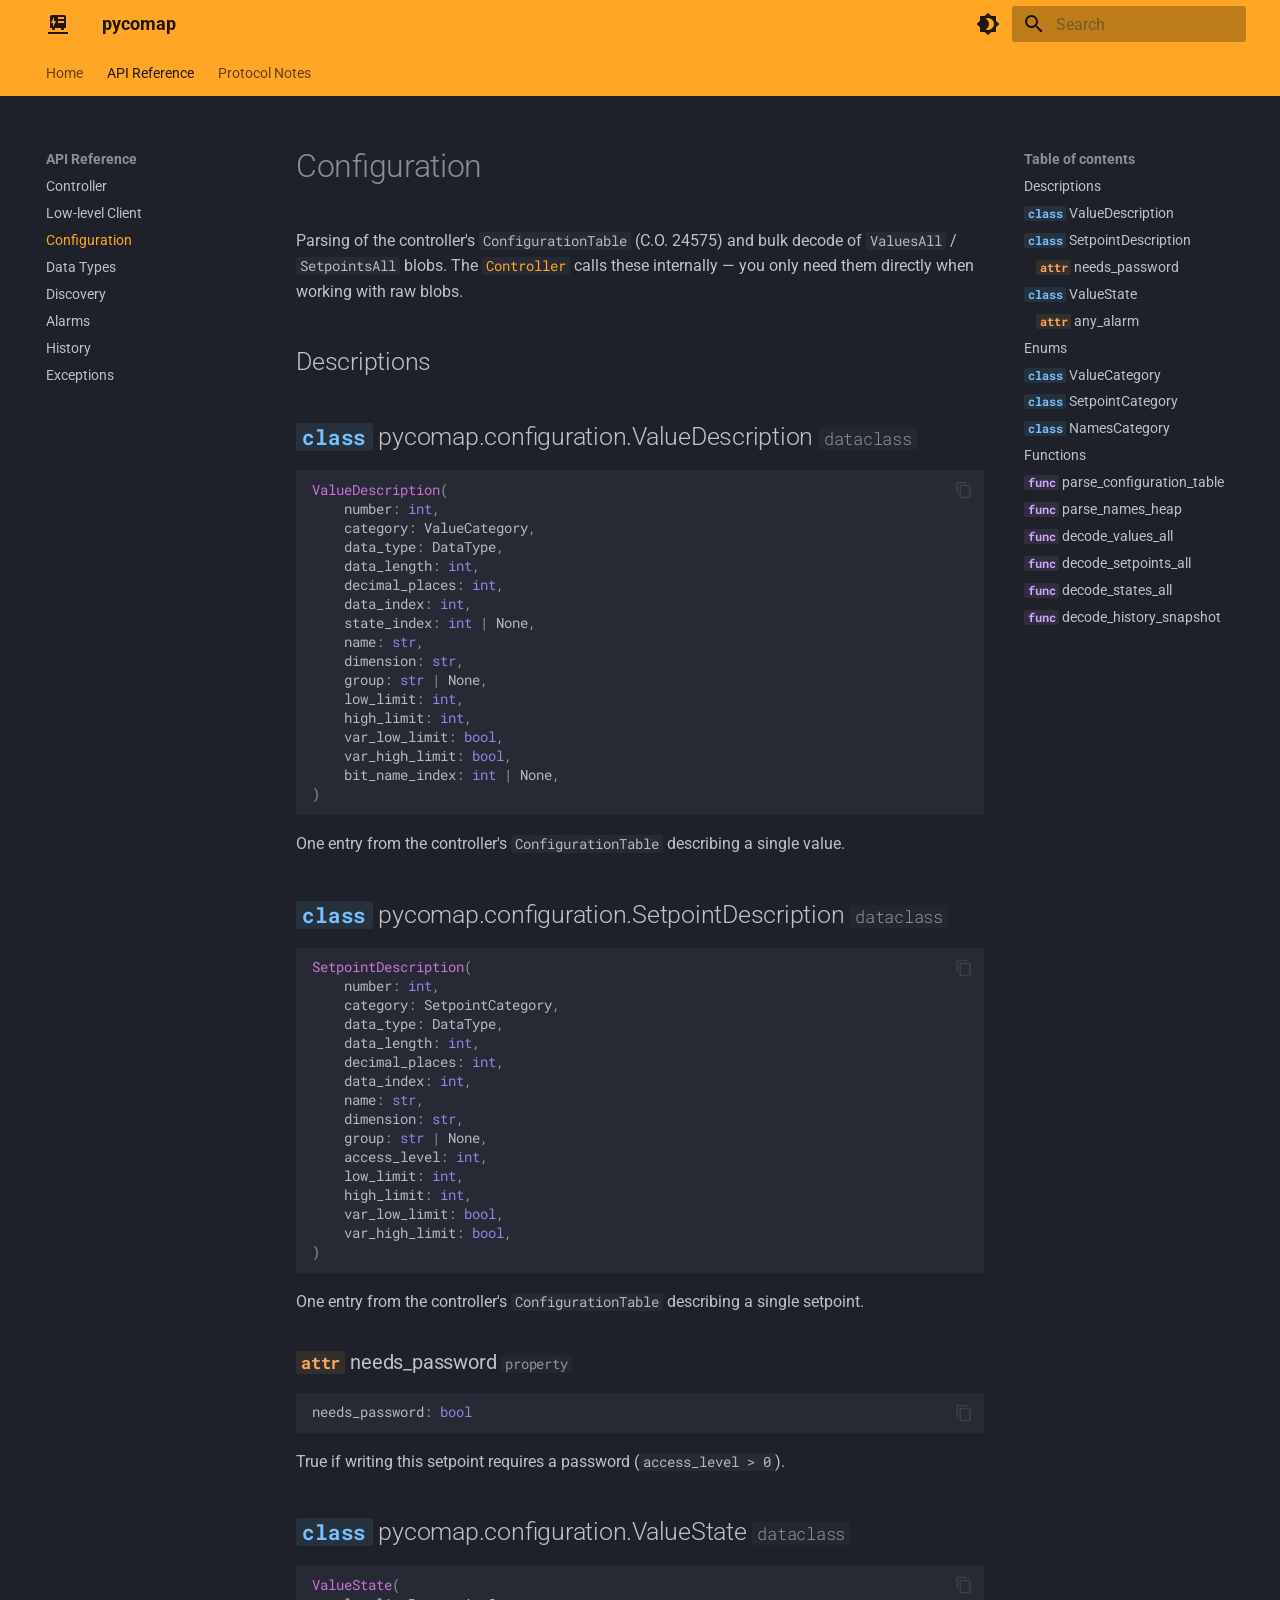
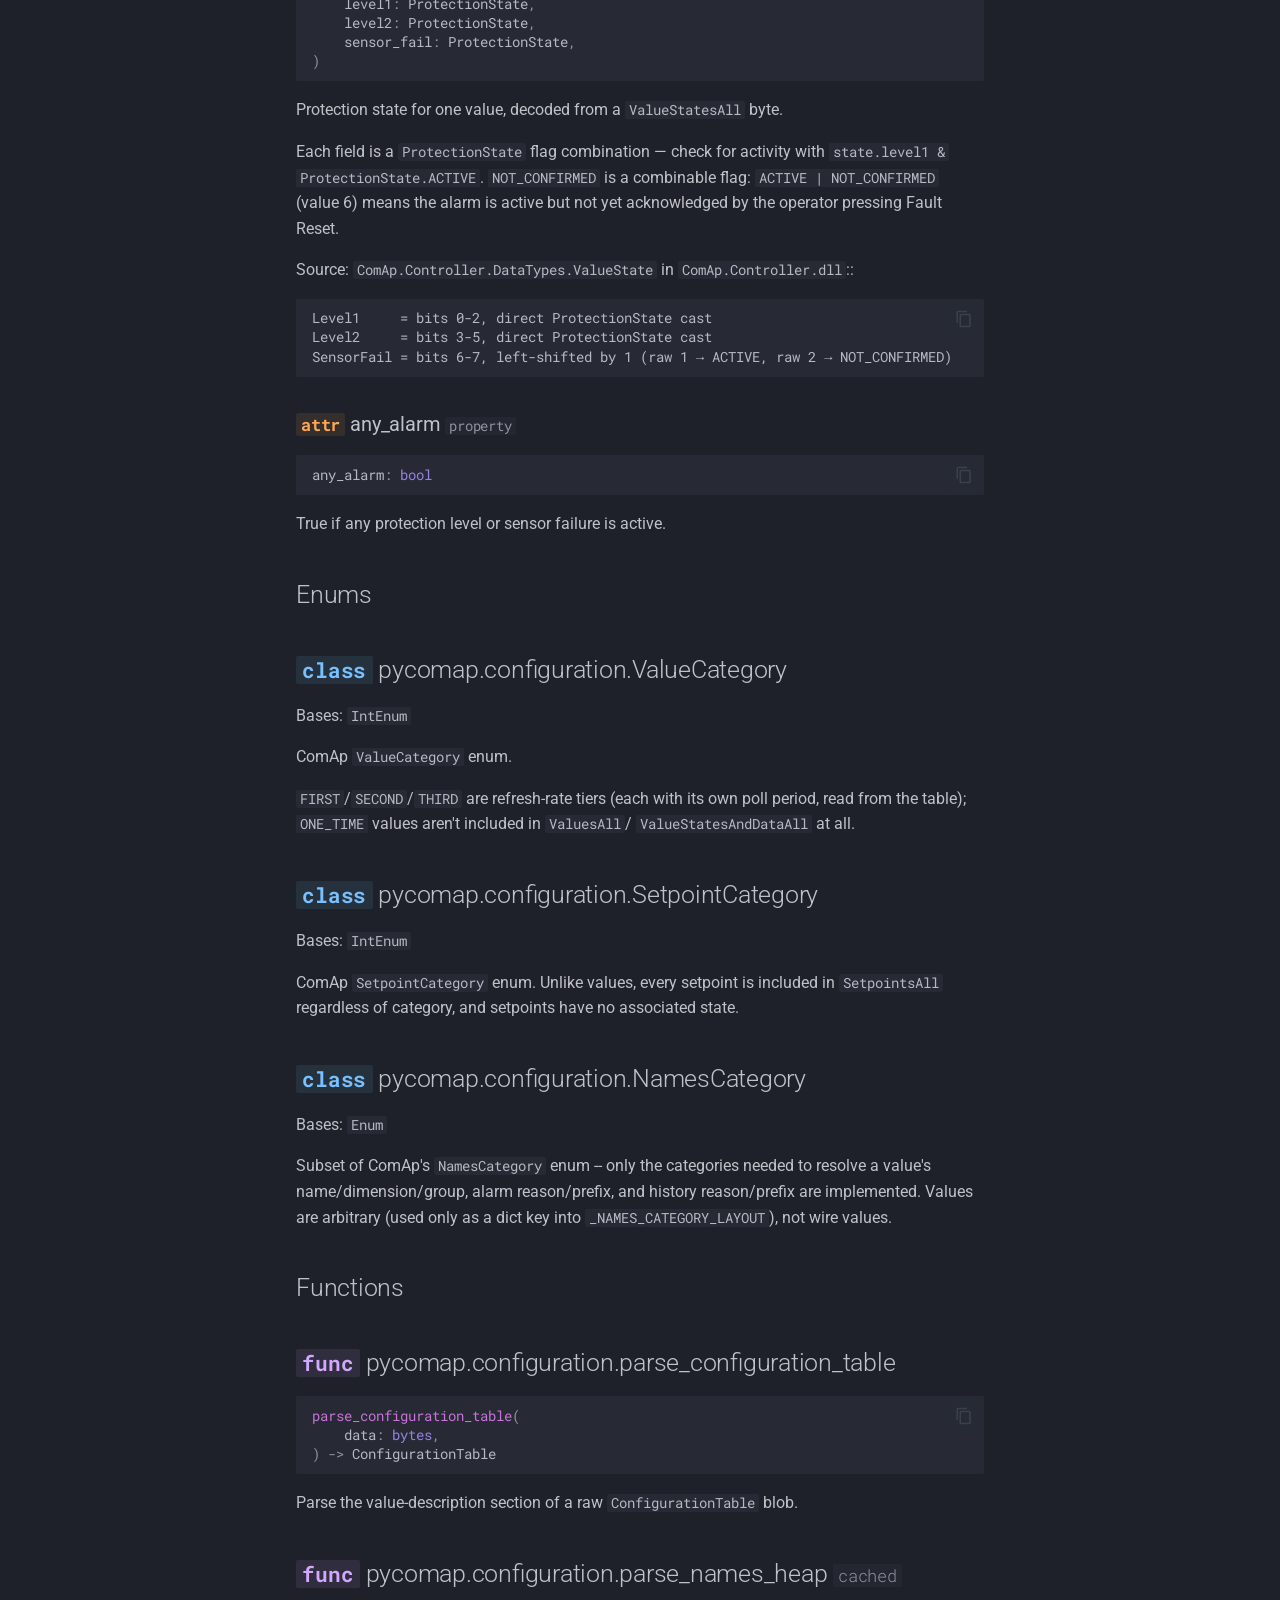
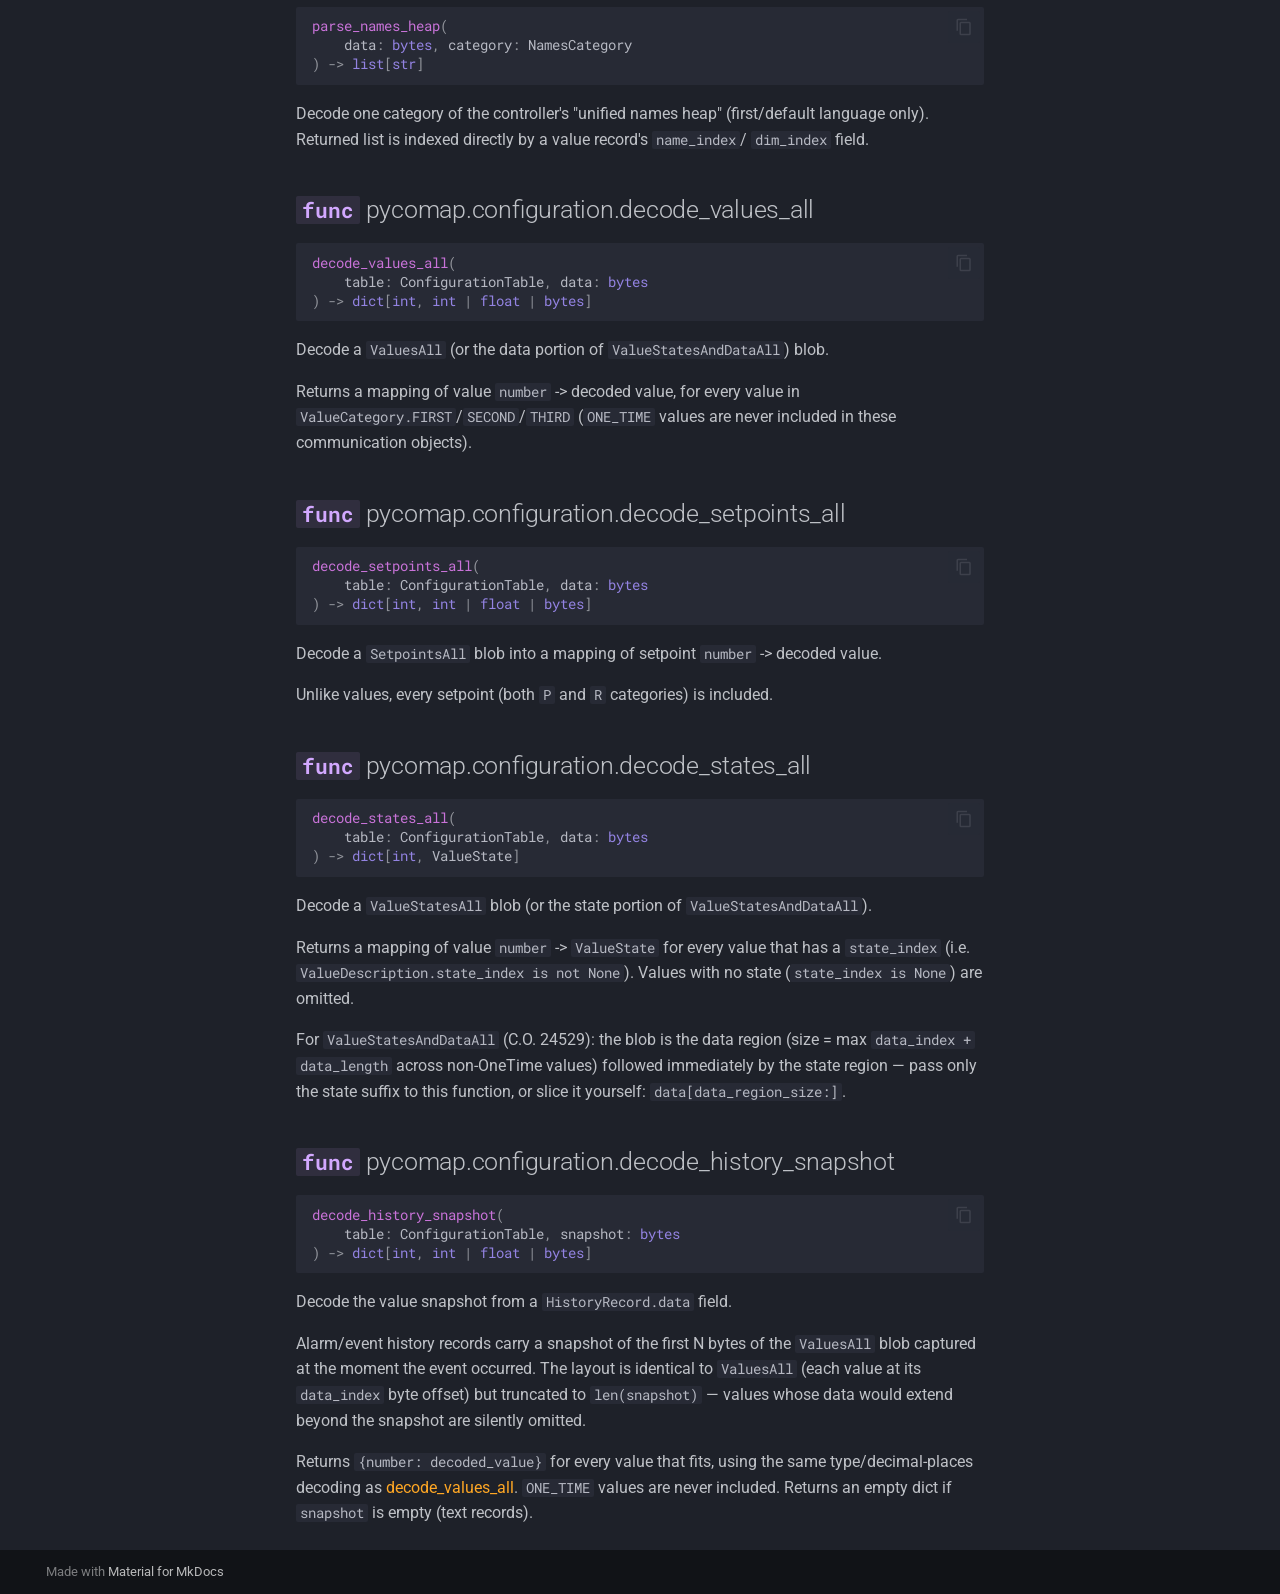
<file: api/configuration/index.html>
<!doctype html>
<html lang="en" class="no-js">
  <head>
    
      <meta charset="utf-8">
      <meta name="viewport" content="width=device-width,initial-scale=1">
      
        <meta name="description" content="Async Python client for ComAp controllers">
      
      
      
        <link rel="canonical" href="https://igor-panteleev.github.io/pycomap/api/configuration/">
      
      
        <link rel="prev" href="../client/">
      
      
        <link rel="next" href="../datatypes/">
      
      
        
      
      
      <link rel="icon" href="../../assets/images/favicon.png">
      <meta name="generator" content="mkdocs-1.6.1, mkdocs-material-9.7.6">
    
    
      
        <title>Configuration - pycomap</title>
      
    
    
      <link rel="stylesheet" href="../../assets/stylesheets/main.484c7ddc.min.css">
      
        
        <link rel="stylesheet" href="../../assets/stylesheets/palette.ab4e12ef.min.css">
      
      


    
    
      
    
    
      
        
        
        <link rel="preconnect" href="https://fonts.gstatic.com" crossorigin>
        <link rel="stylesheet" href="https://fonts.googleapis.com/css?family=Roboto:300,300i,400,400i,700,700i%7CRoboto+Mono:400,400i,700,700i&display=fallback">
        <style>:root{--md-text-font:"Roboto";--md-code-font:"Roboto Mono"}</style>
      
    
    
      <link rel="stylesheet" href="../../assets/_mkdocstrings.css">
    
    <script>__md_scope=new URL("../..",location),__md_hash=e=>[...e].reduce(((e,_)=>(e<<5)-e+_.charCodeAt(0)),0),__md_get=(e,_=localStorage,t=__md_scope)=>JSON.parse(_.getItem(t.pathname+"."+e)),__md_set=(e,_,t=localStorage,a=__md_scope)=>{try{t.setItem(a.pathname+"."+e,JSON.stringify(_))}catch(e){}}</script>
    
      

    
    
  </head>
  
  
    
    
      
    
    
    
    
    <body dir="ltr" data-md-color-scheme="slate" data-md-color-primary="orange" data-md-color-accent="indigo">
  
    
    <input class="md-toggle" data-md-toggle="drawer" type="checkbox" id="__drawer" autocomplete="off">
    <input class="md-toggle" data-md-toggle="search" type="checkbox" id="__search" autocomplete="off">
    <label class="md-overlay" for="__drawer"></label>
    <div data-md-component="skip">
      
        
        <a href="#configuration" class="md-skip">
          Skip to content
        </a>
      
    </div>
    <div data-md-component="announce">
      
    </div>
    
    
      

<header class="md-header" data-md-component="header">
  <nav class="md-header__inner md-grid" aria-label="Header">
    <a href="../.." title="pycomap" class="md-header__button md-logo" aria-label="pycomap" data-md-component="logo">
      
  
  <svg xmlns="http://www.w3.org/2000/svg" viewBox="0 0 24 24"><path d="M6 3a2 2 0 0 0-2 2v11h2v1c0 .55.45 1 1 1h1c.55 0 1-.45 1-1v-1h6v1c0 .55.45 1 1 1h1c.55 0 1-.45 1-1v-1h2V5a2 2 0 0 0-2-2zm6 4V5h6v2zm0 2h6v2h-6zM8 5v4h2l-3 6v-4H5zm14 15v2H2v-2z"/></svg>

    </a>
    <label class="md-header__button md-icon" for="__drawer">
      
      <svg xmlns="http://www.w3.org/2000/svg" viewBox="0 0 24 24"><path d="M3 6h18v2H3zm0 5h18v2H3zm0 5h18v2H3z"/></svg>
    </label>
    <div class="md-header__title" data-md-component="header-title">
      <div class="md-header__ellipsis">
        <div class="md-header__topic">
          <span class="md-ellipsis">
            pycomap
          </span>
        </div>
        <div class="md-header__topic" data-md-component="header-topic">
          <span class="md-ellipsis">
            
              Configuration
            
          </span>
        </div>
      </div>
    </div>
    
      
        <form class="md-header__option" data-md-component="palette">
  
    
    
    
    <input class="md-option" data-md-color-media="" data-md-color-scheme="slate" data-md-color-primary="orange" data-md-color-accent="indigo"  aria-label="Switch to light mode"  type="radio" name="__palette" id="__palette_0">
    
      <label class="md-header__button md-icon" title="Switch to light mode" for="__palette_1" hidden>
        <svg xmlns="http://www.w3.org/2000/svg" viewBox="0 0 24 24"><path d="M12 18c-.89 0-1.74-.2-2.5-.55C11.56 16.5 13 14.42 13 12s-1.44-4.5-3.5-5.45C10.26 6.2 11.11 6 12 6a6 6 0 0 1 6 6 6 6 0 0 1-6 6m8-9.31V4h-4.69L12 .69 8.69 4H4v4.69L.69 12 4 15.31V20h4.69L12 23.31 15.31 20H20v-4.69L23.31 12z"/></svg>
      </label>
    
  
    
    
    
    <input class="md-option" data-md-color-media="" data-md-color-scheme="default" data-md-color-primary="orange" data-md-color-accent="indigo"  aria-label="Switch to dark mode"  type="radio" name="__palette" id="__palette_1">
    
      <label class="md-header__button md-icon" title="Switch to dark mode" for="__palette_0" hidden>
        <svg xmlns="http://www.w3.org/2000/svg" viewBox="0 0 24 24"><path d="M12 8a4 4 0 0 0-4 4 4 4 0 0 0 4 4 4 4 0 0 0 4-4 4 4 0 0 0-4-4m0 10a6 6 0 0 1-6-6 6 6 0 0 1 6-6 6 6 0 0 1 6 6 6 6 0 0 1-6 6m8-9.31V4h-4.69L12 .69 8.69 4H4v4.69L.69 12 4 15.31V20h4.69L12 23.31 15.31 20H20v-4.69L23.31 12z"/></svg>
      </label>
    
  
</form>
      
    
    
      <script>var palette=__md_get("__palette");if(palette&&palette.color){if("(prefers-color-scheme)"===palette.color.media){var media=matchMedia("(prefers-color-scheme: light)"),input=document.querySelector(media.matches?"[data-md-color-media='(prefers-color-scheme: light)']":"[data-md-color-media='(prefers-color-scheme: dark)']");palette.color.media=input.getAttribute("data-md-color-media"),palette.color.scheme=input.getAttribute("data-md-color-scheme"),palette.color.primary=input.getAttribute("data-md-color-primary"),palette.color.accent=input.getAttribute("data-md-color-accent")}for(var[key,value]of Object.entries(palette.color))document.body.setAttribute("data-md-color-"+key,value)}</script>
    
    
    
      
      
        <label class="md-header__button md-icon" for="__search">
          
          <svg xmlns="http://www.w3.org/2000/svg" viewBox="0 0 24 24"><path d="M9.5 3A6.5 6.5 0 0 1 16 9.5c0 1.61-.59 3.09-1.56 4.23l.27.27h.79l5 5-1.5 1.5-5-5v-.79l-.27-.27A6.52 6.52 0 0 1 9.5 16 6.5 6.5 0 0 1 3 9.5 6.5 6.5 0 0 1 9.5 3m0 2C7 5 5 7 5 9.5S7 14 9.5 14 14 12 14 9.5 12 5 9.5 5"/></svg>
        </label>
        <div class="md-search" data-md-component="search" role="dialog">
  <label class="md-search__overlay" for="__search"></label>
  <div class="md-search__inner" role="search">
    <form class="md-search__form" name="search">
      <input type="text" class="md-search__input" name="query" aria-label="Search" placeholder="Search" autocapitalize="off" autocorrect="off" autocomplete="off" spellcheck="false" data-md-component="search-query" required>
      <label class="md-search__icon md-icon" for="__search">
        
        <svg xmlns="http://www.w3.org/2000/svg" viewBox="0 0 24 24"><path d="M9.5 3A6.5 6.5 0 0 1 16 9.5c0 1.61-.59 3.09-1.56 4.23l.27.27h.79l5 5-1.5 1.5-5-5v-.79l-.27-.27A6.52 6.52 0 0 1 9.5 16 6.5 6.5 0 0 1 3 9.5 6.5 6.5 0 0 1 9.5 3m0 2C7 5 5 7 5 9.5S7 14 9.5 14 14 12 14 9.5 12 5 9.5 5"/></svg>
        
        <svg xmlns="http://www.w3.org/2000/svg" viewBox="0 0 24 24"><path d="M20 11v2H8l5.5 5.5-1.42 1.42L4.16 12l7.92-7.92L13.5 5.5 8 11z"/></svg>
      </label>
      <nav class="md-search__options" aria-label="Search">
        
        <button type="reset" class="md-search__icon md-icon" title="Clear" aria-label="Clear" tabindex="-1">
          
          <svg xmlns="http://www.w3.org/2000/svg" viewBox="0 0 24 24"><path d="M19 6.41 17.59 5 12 10.59 6.41 5 5 6.41 10.59 12 5 17.59 6.41 19 12 13.41 17.59 19 19 17.59 13.41 12z"/></svg>
        </button>
      </nav>
      
    </form>
    <div class="md-search__output">
      <div class="md-search__scrollwrap" tabindex="0" data-md-scrollfix>
        <div class="md-search-result" data-md-component="search-result">
          <div class="md-search-result__meta">
            Initializing search
          </div>
          <ol class="md-search-result__list" role="presentation"></ol>
        </div>
      </div>
    </div>
  </div>
</div>
      
    
    
  </nav>
  
</header>
    
    <div class="md-container" data-md-component="container">
      
      
        
          
            
<nav class="md-tabs" aria-label="Tabs" data-md-component="tabs">
  <div class="md-grid">
    <ul class="md-tabs__list">
      
        
  
  
  
  
    <li class="md-tabs__item">
      <a href="../.." class="md-tabs__link">
        
  
  
    
  
  Home

      </a>
    </li>
  

      
        
  
  
  
    
  
  
    
    
      <li class="md-tabs__item md-tabs__item--active">
        <a href="../controller/" class="md-tabs__link">
          
  
  
  API Reference

        </a>
      </li>
    
  

      
        
  
  
  
  
    <li class="md-tabs__item">
      <a href="../../protocol.md" class="md-tabs__link">
        
  
  
    
  
  Protocol Notes

      </a>
    </li>
  

      
    </ul>
  </div>
</nav>
          
        
      
      <main class="md-main" data-md-component="main">
        <div class="md-main__inner md-grid">
          
            
              
              <div class="md-sidebar md-sidebar--primary" data-md-component="sidebar" data-md-type="navigation" >
                <div class="md-sidebar__scrollwrap">
                  <div class="md-sidebar__inner">
                    


  


<nav class="md-nav md-nav--primary md-nav--lifted" aria-label="Navigation" data-md-level="0">
  <label class="md-nav__title" for="__drawer">
    <a href="../.." title="pycomap" class="md-nav__button md-logo" aria-label="pycomap" data-md-component="logo">
      
  
  <svg xmlns="http://www.w3.org/2000/svg" viewBox="0 0 24 24"><path d="M6 3a2 2 0 0 0-2 2v11h2v1c0 .55.45 1 1 1h1c.55 0 1-.45 1-1v-1h6v1c0 .55.45 1 1 1h1c.55 0 1-.45 1-1v-1h2V5a2 2 0 0 0-2-2zm6 4V5h6v2zm0 2h6v2h-6zM8 5v4h2l-3 6v-4H5zm14 15v2H2v-2z"/></svg>

    </a>
    pycomap
  </label>
  
  <ul class="md-nav__list" data-md-scrollfix>
    
      
      
  
  
  
  
    <li class="md-nav__item">
      <a href="../.." class="md-nav__link">
        
  
  
  <span class="md-ellipsis">
    
  
    Home
  

    
  </span>
  
  

      </a>
    </li>
  

    
      
      
  
  
    
  
  
  
    
    
    
    
      
        
        
      
      
        
      
    
    
    <li class="md-nav__item md-nav__item--active md-nav__item--section md-nav__item--nested">
      
        
        
        <input class="md-nav__toggle md-toggle " type="checkbox" id="__nav_2" checked>
        
          
          <label class="md-nav__link" for="__nav_2" id="__nav_2_label" tabindex="">
            
  
  
  <span class="md-ellipsis">
    
  
    API Reference
  

    
  </span>
  
  

            <span class="md-nav__icon md-icon"></span>
          </label>
        
        <nav class="md-nav" data-md-level="1" aria-labelledby="__nav_2_label" aria-expanded="true">
          <label class="md-nav__title" for="__nav_2">
            <span class="md-nav__icon md-icon"></span>
            
  
    API Reference
  

          </label>
          <ul class="md-nav__list" data-md-scrollfix>
            
              
                
  
  
  
  
    <li class="md-nav__item">
      <a href="../controller/" class="md-nav__link">
        
  
  
  <span class="md-ellipsis">
    
  
    Controller
  

    
  </span>
  
  

      </a>
    </li>
  

              
            
              
                
  
  
  
  
    <li class="md-nav__item">
      <a href="../client/" class="md-nav__link">
        
  
  
  <span class="md-ellipsis">
    
  
    Low-level Client
  

    
  </span>
  
  

      </a>
    </li>
  

              
            
              
                
  
  
    
  
  
  
    <li class="md-nav__item md-nav__item--active">
      
      <input class="md-nav__toggle md-toggle" type="checkbox" id="__toc">
      
      
        
      
      
        <label class="md-nav__link md-nav__link--active" for="__toc">
          
  
  
  <span class="md-ellipsis">
    
  
    Configuration
  

    
  </span>
  
  

          <span class="md-nav__icon md-icon"></span>
        </label>
      
      <a href="./" class="md-nav__link md-nav__link--active">
        
  
  
  <span class="md-ellipsis">
    
  
    Configuration
  

    
  </span>
  
  

      </a>
      
        

<nav class="md-nav md-nav--secondary" aria-label="Table of contents">
  
  
  
    
  
  
    <label class="md-nav__title" for="__toc">
      <span class="md-nav__icon md-icon"></span>
      Table of contents
    </label>
    <ul class="md-nav__list" data-md-component="toc" data-md-scrollfix>
      
        <li class="md-nav__item">
  <a href="#descriptions" class="md-nav__link">
    <span class="md-ellipsis">
      
        Descriptions
      
    </span>
  </a>
  
</li>
      
        <li class="md-nav__item">
  <a href="#pycomap.configuration.ValueDescription" class="md-nav__link">
    <span class="md-ellipsis">
      
        <code class="doc-symbol doc-symbol-toc doc-symbol-class"></code>&nbsp;ValueDescription
      
    </span>
  </a>
  
</li>
      
        <li class="md-nav__item">
  <a href="#pycomap.configuration.SetpointDescription" class="md-nav__link">
    <span class="md-ellipsis">
      
        <code class="doc-symbol doc-symbol-toc doc-symbol-class"></code>&nbsp;SetpointDescription
      
    </span>
  </a>
  
    <nav class="md-nav" aria-label=" SetpointDescription">
      <ul class="md-nav__list">
        
          <li class="md-nav__item">
  <a href="#pycomap.configuration.SetpointDescription.needs_password" class="md-nav__link">
    <span class="md-ellipsis">
      
        <code class="doc-symbol doc-symbol-toc doc-symbol-attribute"></code>&nbsp;needs_password
      
    </span>
  </a>
  
</li>
        
      </ul>
    </nav>
  
</li>
      
        <li class="md-nav__item">
  <a href="#pycomap.configuration.ValueState" class="md-nav__link">
    <span class="md-ellipsis">
      
        <code class="doc-symbol doc-symbol-toc doc-symbol-class"></code>&nbsp;ValueState
      
    </span>
  </a>
  
    <nav class="md-nav" aria-label=" ValueState">
      <ul class="md-nav__list">
        
          <li class="md-nav__item">
  <a href="#pycomap.configuration.ValueState.any_alarm" class="md-nav__link">
    <span class="md-ellipsis">
      
        <code class="doc-symbol doc-symbol-toc doc-symbol-attribute"></code>&nbsp;any_alarm
      
    </span>
  </a>
  
</li>
        
      </ul>
    </nav>
  
</li>
      
        <li class="md-nav__item">
  <a href="#enums" class="md-nav__link">
    <span class="md-ellipsis">
      
        Enums
      
    </span>
  </a>
  
</li>
      
        <li class="md-nav__item">
  <a href="#pycomap.configuration.ValueCategory" class="md-nav__link">
    <span class="md-ellipsis">
      
        <code class="doc-symbol doc-symbol-toc doc-symbol-class"></code>&nbsp;ValueCategory
      
    </span>
  </a>
  
</li>
      
        <li class="md-nav__item">
  <a href="#pycomap.configuration.SetpointCategory" class="md-nav__link">
    <span class="md-ellipsis">
      
        <code class="doc-symbol doc-symbol-toc doc-symbol-class"></code>&nbsp;SetpointCategory
      
    </span>
  </a>
  
</li>
      
        <li class="md-nav__item">
  <a href="#pycomap.configuration.NamesCategory" class="md-nav__link">
    <span class="md-ellipsis">
      
        <code class="doc-symbol doc-symbol-toc doc-symbol-class"></code>&nbsp;NamesCategory
      
    </span>
  </a>
  
</li>
      
        <li class="md-nav__item">
  <a href="#functions" class="md-nav__link">
    <span class="md-ellipsis">
      
        Functions
      
    </span>
  </a>
  
</li>
      
        <li class="md-nav__item">
  <a href="#pycomap.configuration.parse_configuration_table" class="md-nav__link">
    <span class="md-ellipsis">
      
        <code class="doc-symbol doc-symbol-toc doc-symbol-function"></code>&nbsp;parse_configuration_table
      
    </span>
  </a>
  
</li>
      
        <li class="md-nav__item">
  <a href="#pycomap.configuration.parse_names_heap" class="md-nav__link">
    <span class="md-ellipsis">
      
        <code class="doc-symbol doc-symbol-toc doc-symbol-function"></code>&nbsp;parse_names_heap
      
    </span>
  </a>
  
</li>
      
        <li class="md-nav__item">
  <a href="#pycomap.configuration.decode_values_all" class="md-nav__link">
    <span class="md-ellipsis">
      
        <code class="doc-symbol doc-symbol-toc doc-symbol-function"></code>&nbsp;decode_values_all
      
    </span>
  </a>
  
</li>
      
        <li class="md-nav__item">
  <a href="#pycomap.configuration.decode_setpoints_all" class="md-nav__link">
    <span class="md-ellipsis">
      
        <code class="doc-symbol doc-symbol-toc doc-symbol-function"></code>&nbsp;decode_setpoints_all
      
    </span>
  </a>
  
</li>
      
        <li class="md-nav__item">
  <a href="#pycomap.configuration.decode_states_all" class="md-nav__link">
    <span class="md-ellipsis">
      
        <code class="doc-symbol doc-symbol-toc doc-symbol-function"></code>&nbsp;decode_states_all
      
    </span>
  </a>
  
</li>
      
        <li class="md-nav__item">
  <a href="#pycomap.configuration.decode_history_snapshot" class="md-nav__link">
    <span class="md-ellipsis">
      
        <code class="doc-symbol doc-symbol-toc doc-symbol-function"></code>&nbsp;decode_history_snapshot
      
    </span>
  </a>
  
</li>
      
    </ul>
  
</nav>
      
    </li>
  

              
            
              
                
  
  
  
  
    <li class="md-nav__item">
      <a href="../datatypes/" class="md-nav__link">
        
  
  
  <span class="md-ellipsis">
    
  
    Data Types
  

    
  </span>
  
  

      </a>
    </li>
  

              
            
              
                
  
  
  
  
    <li class="md-nav__item">
      <a href="../discovery/" class="md-nav__link">
        
  
  
  <span class="md-ellipsis">
    
  
    Discovery
  

    
  </span>
  
  

      </a>
    </li>
  

              
            
              
                
  
  
  
  
    <li class="md-nav__item">
      <a href="../alarms/" class="md-nav__link">
        
  
  
  <span class="md-ellipsis">
    
  
    Alarms
  

    
  </span>
  
  

      </a>
    </li>
  

              
            
              
                
  
  
  
  
    <li class="md-nav__item">
      <a href="../history/" class="md-nav__link">
        
  
  
  <span class="md-ellipsis">
    
  
    History
  

    
  </span>
  
  

      </a>
    </li>
  

              
            
              
                
  
  
  
  
    <li class="md-nav__item">
      <a href="../exceptions/" class="md-nav__link">
        
  
  
  <span class="md-ellipsis">
    
  
    Exceptions
  

    
  </span>
  
  

      </a>
    </li>
  

              
            
          </ul>
        </nav>
      
    </li>
  

    
      
      
  
  
  
  
    <li class="md-nav__item">
      <a href="../../protocol.md" class="md-nav__link">
        
  
  
  <span class="md-ellipsis">
    
  
    Protocol Notes
  

    
  </span>
  
  

      </a>
    </li>
  

    
  </ul>
</nav>
                  </div>
                </div>
              </div>
            
            
              
              <div class="md-sidebar md-sidebar--secondary" data-md-component="sidebar" data-md-type="toc" >
                <div class="md-sidebar__scrollwrap">
                  <div class="md-sidebar__inner">
                    

<nav class="md-nav md-nav--secondary" aria-label="Table of contents">
  
  
  
    
  
  
    <label class="md-nav__title" for="__toc">
      <span class="md-nav__icon md-icon"></span>
      Table of contents
    </label>
    <ul class="md-nav__list" data-md-component="toc" data-md-scrollfix>
      
        <li class="md-nav__item">
  <a href="#descriptions" class="md-nav__link">
    <span class="md-ellipsis">
      
        Descriptions
      
    </span>
  </a>
  
</li>
      
        <li class="md-nav__item">
  <a href="#pycomap.configuration.ValueDescription" class="md-nav__link">
    <span class="md-ellipsis">
      
        <code class="doc-symbol doc-symbol-toc doc-symbol-class"></code>&nbsp;ValueDescription
      
    </span>
  </a>
  
</li>
      
        <li class="md-nav__item">
  <a href="#pycomap.configuration.SetpointDescription" class="md-nav__link">
    <span class="md-ellipsis">
      
        <code class="doc-symbol doc-symbol-toc doc-symbol-class"></code>&nbsp;SetpointDescription
      
    </span>
  </a>
  
    <nav class="md-nav" aria-label=" SetpointDescription">
      <ul class="md-nav__list">
        
          <li class="md-nav__item">
  <a href="#pycomap.configuration.SetpointDescription.needs_password" class="md-nav__link">
    <span class="md-ellipsis">
      
        <code class="doc-symbol doc-symbol-toc doc-symbol-attribute"></code>&nbsp;needs_password
      
    </span>
  </a>
  
</li>
        
      </ul>
    </nav>
  
</li>
      
        <li class="md-nav__item">
  <a href="#pycomap.configuration.ValueState" class="md-nav__link">
    <span class="md-ellipsis">
      
        <code class="doc-symbol doc-symbol-toc doc-symbol-class"></code>&nbsp;ValueState
      
    </span>
  </a>
  
    <nav class="md-nav" aria-label=" ValueState">
      <ul class="md-nav__list">
        
          <li class="md-nav__item">
  <a href="#pycomap.configuration.ValueState.any_alarm" class="md-nav__link">
    <span class="md-ellipsis">
      
        <code class="doc-symbol doc-symbol-toc doc-symbol-attribute"></code>&nbsp;any_alarm
      
    </span>
  </a>
  
</li>
        
      </ul>
    </nav>
  
</li>
      
        <li class="md-nav__item">
  <a href="#enums" class="md-nav__link">
    <span class="md-ellipsis">
      
        Enums
      
    </span>
  </a>
  
</li>
      
        <li class="md-nav__item">
  <a href="#pycomap.configuration.ValueCategory" class="md-nav__link">
    <span class="md-ellipsis">
      
        <code class="doc-symbol doc-symbol-toc doc-symbol-class"></code>&nbsp;ValueCategory
      
    </span>
  </a>
  
</li>
      
        <li class="md-nav__item">
  <a href="#pycomap.configuration.SetpointCategory" class="md-nav__link">
    <span class="md-ellipsis">
      
        <code class="doc-symbol doc-symbol-toc doc-symbol-class"></code>&nbsp;SetpointCategory
      
    </span>
  </a>
  
</li>
      
        <li class="md-nav__item">
  <a href="#pycomap.configuration.NamesCategory" class="md-nav__link">
    <span class="md-ellipsis">
      
        <code class="doc-symbol doc-symbol-toc doc-symbol-class"></code>&nbsp;NamesCategory
      
    </span>
  </a>
  
</li>
      
        <li class="md-nav__item">
  <a href="#functions" class="md-nav__link">
    <span class="md-ellipsis">
      
        Functions
      
    </span>
  </a>
  
</li>
      
        <li class="md-nav__item">
  <a href="#pycomap.configuration.parse_configuration_table" class="md-nav__link">
    <span class="md-ellipsis">
      
        <code class="doc-symbol doc-symbol-toc doc-symbol-function"></code>&nbsp;parse_configuration_table
      
    </span>
  </a>
  
</li>
      
        <li class="md-nav__item">
  <a href="#pycomap.configuration.parse_names_heap" class="md-nav__link">
    <span class="md-ellipsis">
      
        <code class="doc-symbol doc-symbol-toc doc-symbol-function"></code>&nbsp;parse_names_heap
      
    </span>
  </a>
  
</li>
      
        <li class="md-nav__item">
  <a href="#pycomap.configuration.decode_values_all" class="md-nav__link">
    <span class="md-ellipsis">
      
        <code class="doc-symbol doc-symbol-toc doc-symbol-function"></code>&nbsp;decode_values_all
      
    </span>
  </a>
  
</li>
      
        <li class="md-nav__item">
  <a href="#pycomap.configuration.decode_setpoints_all" class="md-nav__link">
    <span class="md-ellipsis">
      
        <code class="doc-symbol doc-symbol-toc doc-symbol-function"></code>&nbsp;decode_setpoints_all
      
    </span>
  </a>
  
</li>
      
        <li class="md-nav__item">
  <a href="#pycomap.configuration.decode_states_all" class="md-nav__link">
    <span class="md-ellipsis">
      
        <code class="doc-symbol doc-symbol-toc doc-symbol-function"></code>&nbsp;decode_states_all
      
    </span>
  </a>
  
</li>
      
        <li class="md-nav__item">
  <a href="#pycomap.configuration.decode_history_snapshot" class="md-nav__link">
    <span class="md-ellipsis">
      
        <code class="doc-symbol doc-symbol-toc doc-symbol-function"></code>&nbsp;decode_history_snapshot
      
    </span>
  </a>
  
</li>
      
    </ul>
  
</nav>
                  </div>
                </div>
              </div>
            
          
          
            <div class="md-content" data-md-component="content">
              
              <article class="md-content__inner md-typeset">
                
                  



<h1 id="configuration">Configuration</h1>
<p>Parsing of the controller's <code>ConfigurationTable</code> (C.O. 24575) and bulk decode
of <code>ValuesAll</code> / <code>SetpointsAll</code> blobs. The <a href="../controller/"><code>Controller</code></a> calls
these internally — you only need them directly when working with raw blobs.</p>
<h2 id="descriptions">Descriptions</h2>


<div class="doc doc-object doc-class">



<h2 id="pycomap.configuration.ValueDescription" class="doc doc-heading">
<code class="doc-symbol doc-symbol-heading doc-symbol-class"></code>            <span class="doc doc-object-name doc-class-name">pycomap.configuration.ValueDescription</span>


  <span class="doc doc-labels">
      <small class="doc doc-label doc-label-dataclass"><code>dataclass</code></small>
  </span>

</h2>
<div class="doc-signature highlight"><pre><span></span><code><a id="__codelineno-0-1" name="__codelineno-0-1" href="#__codelineno-0-1"></a><span class="nf">ValueDescription</span><span class="p">(</span>
<a id="__codelineno-0-2" name="__codelineno-0-2" href="#__codelineno-0-2"></a>    <span class="n">number</span><span class="p">:</span> <span class="nb">int</span><span class="p">,</span>
<a id="__codelineno-0-3" name="__codelineno-0-3" href="#__codelineno-0-3"></a>    <span class="n">category</span><span class="p">:</span> <span class="n">ValueCategory</span><span class="p">,</span>
<a id="__codelineno-0-4" name="__codelineno-0-4" href="#__codelineno-0-4"></a>    <span class="n">data_type</span><span class="p">:</span> <span class="n">DataType</span><span class="p">,</span>
<a id="__codelineno-0-5" name="__codelineno-0-5" href="#__codelineno-0-5"></a>    <span class="n">data_length</span><span class="p">:</span> <span class="nb">int</span><span class="p">,</span>
<a id="__codelineno-0-6" name="__codelineno-0-6" href="#__codelineno-0-6"></a>    <span class="n">decimal_places</span><span class="p">:</span> <span class="nb">int</span><span class="p">,</span>
<a id="__codelineno-0-7" name="__codelineno-0-7" href="#__codelineno-0-7"></a>    <span class="n">data_index</span><span class="p">:</span> <span class="nb">int</span><span class="p">,</span>
<a id="__codelineno-0-8" name="__codelineno-0-8" href="#__codelineno-0-8"></a>    <span class="n">state_index</span><span class="p">:</span> <span class="nb">int</span> <span class="o">|</span> <span class="kc">None</span><span class="p">,</span>
<a id="__codelineno-0-9" name="__codelineno-0-9" href="#__codelineno-0-9"></a>    <span class="n">name</span><span class="p">:</span> <span class="nb">str</span><span class="p">,</span>
<a id="__codelineno-0-10" name="__codelineno-0-10" href="#__codelineno-0-10"></a>    <span class="n">dimension</span><span class="p">:</span> <span class="nb">str</span><span class="p">,</span>
<a id="__codelineno-0-11" name="__codelineno-0-11" href="#__codelineno-0-11"></a>    <span class="n">group</span><span class="p">:</span> <span class="nb">str</span> <span class="o">|</span> <span class="kc">None</span><span class="p">,</span>
<a id="__codelineno-0-12" name="__codelineno-0-12" href="#__codelineno-0-12"></a>    <span class="n">low_limit</span><span class="p">:</span> <span class="nb">int</span><span class="p">,</span>
<a id="__codelineno-0-13" name="__codelineno-0-13" href="#__codelineno-0-13"></a>    <span class="n">high_limit</span><span class="p">:</span> <span class="nb">int</span><span class="p">,</span>
<a id="__codelineno-0-14" name="__codelineno-0-14" href="#__codelineno-0-14"></a>    <span class="n">var_low_limit</span><span class="p">:</span> <span class="nb">bool</span><span class="p">,</span>
<a id="__codelineno-0-15" name="__codelineno-0-15" href="#__codelineno-0-15"></a>    <span class="n">var_high_limit</span><span class="p">:</span> <span class="nb">bool</span><span class="p">,</span>
<a id="__codelineno-0-16" name="__codelineno-0-16" href="#__codelineno-0-16"></a>    <span class="n">bit_name_index</span><span class="p">:</span> <span class="nb">int</span> <span class="o">|</span> <span class="kc">None</span><span class="p">,</span>
<a id="__codelineno-0-17" name="__codelineno-0-17" href="#__codelineno-0-17"></a><span class="p">)</span>
</code></pre></div>

    <div class="doc doc-contents first">



        <p>One entry from the controller's <code>ConfigurationTable</code> describing a single value.</p>











<div class="doc doc-children">












  </div>

    </div>

</div>

<div class="doc doc-object doc-class">



<h2 id="pycomap.configuration.SetpointDescription" class="doc doc-heading">
<code class="doc-symbol doc-symbol-heading doc-symbol-class"></code>            <span class="doc doc-object-name doc-class-name">pycomap.configuration.SetpointDescription</span>


  <span class="doc doc-labels">
      <small class="doc doc-label doc-label-dataclass"><code>dataclass</code></small>
  </span>

</h2>
<div class="doc-signature highlight"><pre><span></span><code><a id="__codelineno-0-1" name="__codelineno-0-1" href="#__codelineno-0-1"></a><span class="nf">SetpointDescription</span><span class="p">(</span>
<a id="__codelineno-0-2" name="__codelineno-0-2" href="#__codelineno-0-2"></a>    <span class="n">number</span><span class="p">:</span> <span class="nb">int</span><span class="p">,</span>
<a id="__codelineno-0-3" name="__codelineno-0-3" href="#__codelineno-0-3"></a>    <span class="n">category</span><span class="p">:</span> <span class="n">SetpointCategory</span><span class="p">,</span>
<a id="__codelineno-0-4" name="__codelineno-0-4" href="#__codelineno-0-4"></a>    <span class="n">data_type</span><span class="p">:</span> <span class="n">DataType</span><span class="p">,</span>
<a id="__codelineno-0-5" name="__codelineno-0-5" href="#__codelineno-0-5"></a>    <span class="n">data_length</span><span class="p">:</span> <span class="nb">int</span><span class="p">,</span>
<a id="__codelineno-0-6" name="__codelineno-0-6" href="#__codelineno-0-6"></a>    <span class="n">decimal_places</span><span class="p">:</span> <span class="nb">int</span><span class="p">,</span>
<a id="__codelineno-0-7" name="__codelineno-0-7" href="#__codelineno-0-7"></a>    <span class="n">data_index</span><span class="p">:</span> <span class="nb">int</span><span class="p">,</span>
<a id="__codelineno-0-8" name="__codelineno-0-8" href="#__codelineno-0-8"></a>    <span class="n">name</span><span class="p">:</span> <span class="nb">str</span><span class="p">,</span>
<a id="__codelineno-0-9" name="__codelineno-0-9" href="#__codelineno-0-9"></a>    <span class="n">dimension</span><span class="p">:</span> <span class="nb">str</span><span class="p">,</span>
<a id="__codelineno-0-10" name="__codelineno-0-10" href="#__codelineno-0-10"></a>    <span class="n">group</span><span class="p">:</span> <span class="nb">str</span> <span class="o">|</span> <span class="kc">None</span><span class="p">,</span>
<a id="__codelineno-0-11" name="__codelineno-0-11" href="#__codelineno-0-11"></a>    <span class="n">access_level</span><span class="p">:</span> <span class="nb">int</span><span class="p">,</span>
<a id="__codelineno-0-12" name="__codelineno-0-12" href="#__codelineno-0-12"></a>    <span class="n">low_limit</span><span class="p">:</span> <span class="nb">int</span><span class="p">,</span>
<a id="__codelineno-0-13" name="__codelineno-0-13" href="#__codelineno-0-13"></a>    <span class="n">high_limit</span><span class="p">:</span> <span class="nb">int</span><span class="p">,</span>
<a id="__codelineno-0-14" name="__codelineno-0-14" href="#__codelineno-0-14"></a>    <span class="n">var_low_limit</span><span class="p">:</span> <span class="nb">bool</span><span class="p">,</span>
<a id="__codelineno-0-15" name="__codelineno-0-15" href="#__codelineno-0-15"></a>    <span class="n">var_high_limit</span><span class="p">:</span> <span class="nb">bool</span><span class="p">,</span>
<a id="__codelineno-0-16" name="__codelineno-0-16" href="#__codelineno-0-16"></a><span class="p">)</span>
</code></pre></div>

    <div class="doc doc-contents first">



        <p>One entry from the controller's <code>ConfigurationTable</code> describing a single setpoint.</p>











<div class="doc doc-children">







<div class="doc doc-object doc-attribute">



<h3 id="pycomap.configuration.SetpointDescription.needs_password" class="doc doc-heading">
<code class="doc-symbol doc-symbol-heading doc-symbol-attribute"></code>            <span class="doc doc-object-name doc-attribute-name">needs_password</span>


  <span class="doc doc-labels">
      <small class="doc doc-label doc-label-property"><code>property</code></small>
  </span>

</h3>
<div class="doc-signature highlight"><pre><span></span><code><a id="__codelineno-0-1" name="__codelineno-0-1" href="#__codelineno-0-1"></a><span class="n">needs_password</span><span class="p">:</span> <span class="nb">bool</span>
</code></pre></div>

    <div class="doc doc-contents ">

        <p>True if writing this setpoint requires a password (<code>access_level &gt; 0</code>).</p>

    </div>

</div>






  </div>

    </div>

</div>

<div class="doc doc-object doc-class">



<h2 id="pycomap.configuration.ValueState" class="doc doc-heading">
<code class="doc-symbol doc-symbol-heading doc-symbol-class"></code>            <span class="doc doc-object-name doc-class-name">pycomap.configuration.ValueState</span>


  <span class="doc doc-labels">
      <small class="doc doc-label doc-label-dataclass"><code>dataclass</code></small>
  </span>

</h2>
<div class="doc-signature highlight"><pre><span></span><code><a id="__codelineno-0-1" name="__codelineno-0-1" href="#__codelineno-0-1"></a><span class="nf">ValueState</span><span class="p">(</span>
<a id="__codelineno-0-2" name="__codelineno-0-2" href="#__codelineno-0-2"></a>    <span class="n">level1</span><span class="p">:</span> <span class="n">ProtectionState</span><span class="p">,</span>
<a id="__codelineno-0-3" name="__codelineno-0-3" href="#__codelineno-0-3"></a>    <span class="n">level2</span><span class="p">:</span> <span class="n">ProtectionState</span><span class="p">,</span>
<a id="__codelineno-0-4" name="__codelineno-0-4" href="#__codelineno-0-4"></a>    <span class="n">sensor_fail</span><span class="p">:</span> <span class="n">ProtectionState</span><span class="p">,</span>
<a id="__codelineno-0-5" name="__codelineno-0-5" href="#__codelineno-0-5"></a><span class="p">)</span>
</code></pre></div>

    <div class="doc doc-contents first">



        <p>Protection state for one value, decoded from a <code>ValueStatesAll</code> byte.</p>
<p>Each field is a <code>ProtectionState</code> flag combination — check for activity with
<code>state.level1 &amp; ProtectionState.ACTIVE</code>.  <code>NOT_CONFIRMED</code> is a combinable flag:
<code>ACTIVE | NOT_CONFIRMED</code> (value 6) means the alarm is active but not yet
acknowledged by the operator pressing Fault Reset.</p>
<p>Source: <code>ComAp.Controller.DataTypes.ValueState</code> in <code>ComAp.Controller.dll</code>::</p>
<div class="highlight"><pre><span></span><code>Level1     = bits 0-2, direct ProtectionState cast
Level2     = bits 3-5, direct ProtectionState cast
SensorFail = bits 6-7, left-shifted by 1 (raw 1 → ACTIVE, raw 2 → NOT_CONFIRMED)
</code></pre></div>











<div class="doc doc-children">







<div class="doc doc-object doc-attribute">



<h3 id="pycomap.configuration.ValueState.any_alarm" class="doc doc-heading">
<code class="doc-symbol doc-symbol-heading doc-symbol-attribute"></code>            <span class="doc doc-object-name doc-attribute-name">any_alarm</span>


  <span class="doc doc-labels">
      <small class="doc doc-label doc-label-property"><code>property</code></small>
  </span>

</h3>
<div class="doc-signature highlight"><pre><span></span><code><a id="__codelineno-0-1" name="__codelineno-0-1" href="#__codelineno-0-1"></a><span class="n">any_alarm</span><span class="p">:</span> <span class="nb">bool</span>
</code></pre></div>

    <div class="doc doc-contents ">

        <p>True if any protection level or sensor failure is active.</p>

    </div>

</div>






  </div>

    </div>

</div><h2 id="enums">Enums</h2>


<div class="doc doc-object doc-class">



<h2 id="pycomap.configuration.ValueCategory" class="doc doc-heading">
<code class="doc-symbol doc-symbol-heading doc-symbol-class"></code>            <span class="doc doc-object-name doc-class-name">pycomap.configuration.ValueCategory</span>


</h2>


    <div class="doc doc-contents first">
            <p class="doc doc-class-bases">
              Bases: <code><span title="enum.IntEnum">IntEnum</span></code></p>



        <p>ComAp <code>ValueCategory</code> enum.</p>
<p><code>FIRST</code>/<code>SECOND</code>/<code>THIRD</code> are refresh-rate tiers (each with its own poll period, read
from the table); <code>ONE_TIME</code> values aren't included in <code>ValuesAll</code>/
<code>ValueStatesAndDataAll</code> at all.</p>











<div class="doc doc-children">












  </div>

    </div>

</div>

<div class="doc doc-object doc-class">



<h2 id="pycomap.configuration.SetpointCategory" class="doc doc-heading">
<code class="doc-symbol doc-symbol-heading doc-symbol-class"></code>            <span class="doc doc-object-name doc-class-name">pycomap.configuration.SetpointCategory</span>


</h2>


    <div class="doc doc-contents first">
            <p class="doc doc-class-bases">
              Bases: <code><span title="enum.IntEnum">IntEnum</span></code></p>



        <p>ComAp <code>SetpointCategory</code> enum. Unlike values, every setpoint is included in
<code>SetpointsAll</code> regardless of category, and setpoints have no associated state.</p>











<div class="doc doc-children">












  </div>

    </div>

</div>

<div class="doc doc-object doc-class">



<h2 id="pycomap.configuration.NamesCategory" class="doc doc-heading">
<code class="doc-symbol doc-symbol-heading doc-symbol-class"></code>            <span class="doc doc-object-name doc-class-name">pycomap.configuration.NamesCategory</span>


</h2>


    <div class="doc doc-contents first">
            <p class="doc doc-class-bases">
              Bases: <code><span title="enum.Enum">Enum</span></code></p>



        <p>Subset of ComAp's <code>NamesCategory</code> enum -- only the categories needed to resolve a
value's name/dimension/group, alarm reason/prefix, and history reason/prefix are implemented.
Values are arbitrary (used only as a dict key into <code>_NAMES_CATEGORY_LAYOUT</code>), not
wire values.</p>











<div class="doc doc-children">












  </div>

    </div>

</div><h2 id="functions">Functions</h2>


<div class="doc doc-object doc-function">


<h2 id="pycomap.configuration.parse_configuration_table" class="doc doc-heading">
<code class="doc-symbol doc-symbol-heading doc-symbol-function"></code>            <span class="doc doc-object-name doc-function-name">pycomap.configuration.parse_configuration_table</span>


</h2>
<div class="doc-signature highlight"><pre><span></span><code><a id="__codelineno-0-1" name="__codelineno-0-1" href="#__codelineno-0-1"></a><span class="nf">parse_configuration_table</span><span class="p">(</span>
<a id="__codelineno-0-2" name="__codelineno-0-2" href="#__codelineno-0-2"></a>    <span class="n">data</span><span class="p">:</span> <span class="nb">bytes</span><span class="p">,</span>
<a id="__codelineno-0-3" name="__codelineno-0-3" href="#__codelineno-0-3"></a><span class="p">)</span> <span class="o">-&gt;</span> <span class="n">ConfigurationTable</span>
</code></pre></div>

    <div class="doc doc-contents first">

        <p>Parse the value-description section of a raw <code>ConfigurationTable</code> blob.</p>


    </div>

</div>

<div class="doc doc-object doc-function">


<h2 id="pycomap.configuration.parse_names_heap" class="doc doc-heading">
<code class="doc-symbol doc-symbol-heading doc-symbol-function"></code>            <span class="doc doc-object-name doc-function-name">pycomap.configuration.parse_names_heap</span>


  <span class="doc doc-labels">
      <small class="doc doc-label doc-label-cached"><code>cached</code></small>
  </span>

</h2>
<div class="doc-signature highlight"><pre><span></span><code><a id="__codelineno-0-1" name="__codelineno-0-1" href="#__codelineno-0-1"></a><span class="nf">parse_names_heap</span><span class="p">(</span>
<a id="__codelineno-0-2" name="__codelineno-0-2" href="#__codelineno-0-2"></a>    <span class="n">data</span><span class="p">:</span> <span class="nb">bytes</span><span class="p">,</span> <span class="n">category</span><span class="p">:</span> <span class="n">NamesCategory</span>
<a id="__codelineno-0-3" name="__codelineno-0-3" href="#__codelineno-0-3"></a><span class="p">)</span> <span class="o">-&gt;</span> <span class="nb">list</span><span class="p">[</span><span class="nb">str</span><span class="p">]</span>
</code></pre></div>

    <div class="doc doc-contents first">

        <p>Decode one category of the controller's "unified names heap" (first/default
language only). Returned list is indexed directly by a value record's <code>name_index</code>/
<code>dim_index</code> field.</p>


    </div>

</div>

<div class="doc doc-object doc-function">


<h2 id="pycomap.configuration.decode_values_all" class="doc doc-heading">
<code class="doc-symbol doc-symbol-heading doc-symbol-function"></code>            <span class="doc doc-object-name doc-function-name">pycomap.configuration.decode_values_all</span>


</h2>
<div class="doc-signature highlight"><pre><span></span><code><a id="__codelineno-0-1" name="__codelineno-0-1" href="#__codelineno-0-1"></a><span class="nf">decode_values_all</span><span class="p">(</span>
<a id="__codelineno-0-2" name="__codelineno-0-2" href="#__codelineno-0-2"></a>    <span class="n">table</span><span class="p">:</span> <span class="n">ConfigurationTable</span><span class="p">,</span> <span class="n">data</span><span class="p">:</span> <span class="nb">bytes</span>
<a id="__codelineno-0-3" name="__codelineno-0-3" href="#__codelineno-0-3"></a><span class="p">)</span> <span class="o">-&gt;</span> <span class="nb">dict</span><span class="p">[</span><span class="nb">int</span><span class="p">,</span> <span class="nb">int</span> <span class="o">|</span> <span class="nb">float</span> <span class="o">|</span> <span class="nb">bytes</span><span class="p">]</span>
</code></pre></div>

    <div class="doc doc-contents first">

        <p>Decode a <code>ValuesAll</code> (or the data portion of <code>ValueStatesAndDataAll</code>) blob.</p>
<p>Returns a mapping of value <code>number</code> -&gt; decoded value, for every value in
<code>ValueCategory.FIRST</code>/<code>SECOND</code>/<code>THIRD</code> (<code>ONE_TIME</code> values are never included in
these communication objects).</p>


    </div>

</div>

<div class="doc doc-object doc-function">


<h2 id="pycomap.configuration.decode_setpoints_all" class="doc doc-heading">
<code class="doc-symbol doc-symbol-heading doc-symbol-function"></code>            <span class="doc doc-object-name doc-function-name">pycomap.configuration.decode_setpoints_all</span>


</h2>
<div class="doc-signature highlight"><pre><span></span><code><a id="__codelineno-0-1" name="__codelineno-0-1" href="#__codelineno-0-1"></a><span class="nf">decode_setpoints_all</span><span class="p">(</span>
<a id="__codelineno-0-2" name="__codelineno-0-2" href="#__codelineno-0-2"></a>    <span class="n">table</span><span class="p">:</span> <span class="n">ConfigurationTable</span><span class="p">,</span> <span class="n">data</span><span class="p">:</span> <span class="nb">bytes</span>
<a id="__codelineno-0-3" name="__codelineno-0-3" href="#__codelineno-0-3"></a><span class="p">)</span> <span class="o">-&gt;</span> <span class="nb">dict</span><span class="p">[</span><span class="nb">int</span><span class="p">,</span> <span class="nb">int</span> <span class="o">|</span> <span class="nb">float</span> <span class="o">|</span> <span class="nb">bytes</span><span class="p">]</span>
</code></pre></div>

    <div class="doc doc-contents first">

        <p>Decode a <code>SetpointsAll</code> blob into a mapping of setpoint <code>number</code> -&gt; decoded value.</p>
<p>Unlike values, every setpoint (both <code>P</code> and <code>R</code> categories) is included.</p>


    </div>

</div>

<div class="doc doc-object doc-function">


<h2 id="pycomap.configuration.decode_states_all" class="doc doc-heading">
<code class="doc-symbol doc-symbol-heading doc-symbol-function"></code>            <span class="doc doc-object-name doc-function-name">pycomap.configuration.decode_states_all</span>


</h2>
<div class="doc-signature highlight"><pre><span></span><code><a id="__codelineno-0-1" name="__codelineno-0-1" href="#__codelineno-0-1"></a><span class="nf">decode_states_all</span><span class="p">(</span>
<a id="__codelineno-0-2" name="__codelineno-0-2" href="#__codelineno-0-2"></a>    <span class="n">table</span><span class="p">:</span> <span class="n">ConfigurationTable</span><span class="p">,</span> <span class="n">data</span><span class="p">:</span> <span class="nb">bytes</span>
<a id="__codelineno-0-3" name="__codelineno-0-3" href="#__codelineno-0-3"></a><span class="p">)</span> <span class="o">-&gt;</span> <span class="nb">dict</span><span class="p">[</span><span class="nb">int</span><span class="p">,</span> <span class="n">ValueState</span><span class="p">]</span>
</code></pre></div>

    <div class="doc doc-contents first">

        <p>Decode a <code>ValueStatesAll</code> blob (or the state portion of <code>ValueStatesAndDataAll</code>).</p>
<p>Returns a mapping of value <code>number</code> -&gt; <code>ValueState</code> for every value that has a
<code>state_index</code> (i.e. <code>ValueDescription.state_index is not None</code>). Values with no
state (<code>state_index is None</code>) are omitted.</p>
<p>For <code>ValueStatesAndDataAll</code> (C.O. 24529): the blob is the data region (size =
max <code>data_index + data_length</code> across non-OneTime values) followed immediately by
the state region — pass only the state suffix to this function, or slice it yourself:
<code>data[data_region_size:]</code>.</p>


    </div>

</div>

<div class="doc doc-object doc-function">


<h2 id="pycomap.configuration.decode_history_snapshot" class="doc doc-heading">
<code class="doc-symbol doc-symbol-heading doc-symbol-function"></code>            <span class="doc doc-object-name doc-function-name">pycomap.configuration.decode_history_snapshot</span>


</h2>
<div class="doc-signature highlight"><pre><span></span><code><a id="__codelineno-0-1" name="__codelineno-0-1" href="#__codelineno-0-1"></a><span class="nf">decode_history_snapshot</span><span class="p">(</span>
<a id="__codelineno-0-2" name="__codelineno-0-2" href="#__codelineno-0-2"></a>    <span class="n">table</span><span class="p">:</span> <span class="n">ConfigurationTable</span><span class="p">,</span> <span class="n">snapshot</span><span class="p">:</span> <span class="nb">bytes</span>
<a id="__codelineno-0-3" name="__codelineno-0-3" href="#__codelineno-0-3"></a><span class="p">)</span> <span class="o">-&gt;</span> <span class="nb">dict</span><span class="p">[</span><span class="nb">int</span><span class="p">,</span> <span class="nb">int</span> <span class="o">|</span> <span class="nb">float</span> <span class="o">|</span> <span class="nb">bytes</span><span class="p">]</span>
</code></pre></div>

    <div class="doc doc-contents first">

        <p>Decode the value snapshot from a <code>HistoryRecord.data</code> field.</p>
<p>Alarm/event history records carry a snapshot of the first N bytes of the
<code>ValuesAll</code> blob captured at the moment the event occurred.  The layout is
identical to <code>ValuesAll</code> (each value at its <code>data_index</code> byte offset) but
truncated to <code>len(snapshot)</code> — values whose data would extend beyond the
snapshot are silently omitted.</p>
<p>Returns <code>{number: decoded_value}</code> for every value that fits, using the same
type/decimal-places decoding as
<a class="autorefs autorefs-internal" title="            pycomap.configuration.decode_values_all" href="#pycomap.configuration.decode_values_all">decode_values_all</a>. <code>ONE_TIME</code> values
are never included.  Returns an empty dict if <code>snapshot</code> is empty (text records).</p>


    </div>

</div>












                
              </article>
            </div>
          
          
<script>var target=document.getElementById(location.hash.slice(1));target&&target.name&&(target.checked=target.name.startsWith("__tabbed_"))</script>
        </div>
        
          <button type="button" class="md-top md-icon" data-md-component="top" hidden>
  
  <svg xmlns="http://www.w3.org/2000/svg" viewBox="0 0 24 24"><path d="M13 20h-2V8l-5.5 5.5-1.42-1.42L12 4.16l7.92 7.92-1.42 1.42L13 8z"/></svg>
  Back to top
</button>
        
      </main>
      
        <footer class="md-footer">
  
  <div class="md-footer-meta md-typeset">
    <div class="md-footer-meta__inner md-grid">
      <div class="md-copyright">
  
  
    Made with
    <a href="https://squidfunk.github.io/mkdocs-material/" target="_blank" rel="noopener">
      Material for MkDocs
    </a>
  
</div>
      
    </div>
  </div>
</footer>
      
    </div>
    <div class="md-dialog" data-md-component="dialog">
      <div class="md-dialog__inner md-typeset"></div>
    </div>
    
    
    
      
      
      <script id="__config" type="application/json">{"annotate": null, "base": "../..", "features": ["navigation.tabs", "navigation.sections", "navigation.top", "content.code.copy", "content.code.annotate"], "search": "../../assets/javascripts/workers/search.2c215733.min.js", "tags": null, "translations": {"clipboard.copied": "Copied to clipboard", "clipboard.copy": "Copy to clipboard", "search.result.more.one": "1 more on this page", "search.result.more.other": "# more on this page", "search.result.none": "No matching documents", "search.result.one": "1 matching document", "search.result.other": "# matching documents", "search.result.placeholder": "Type to start searching", "search.result.term.missing": "Missing", "select.version": "Select version"}, "version": null}</script>
    
    
      <script src="../../assets/javascripts/bundle.79ae519e.min.js"></script>
      
    
  </body>
</html>
</file>
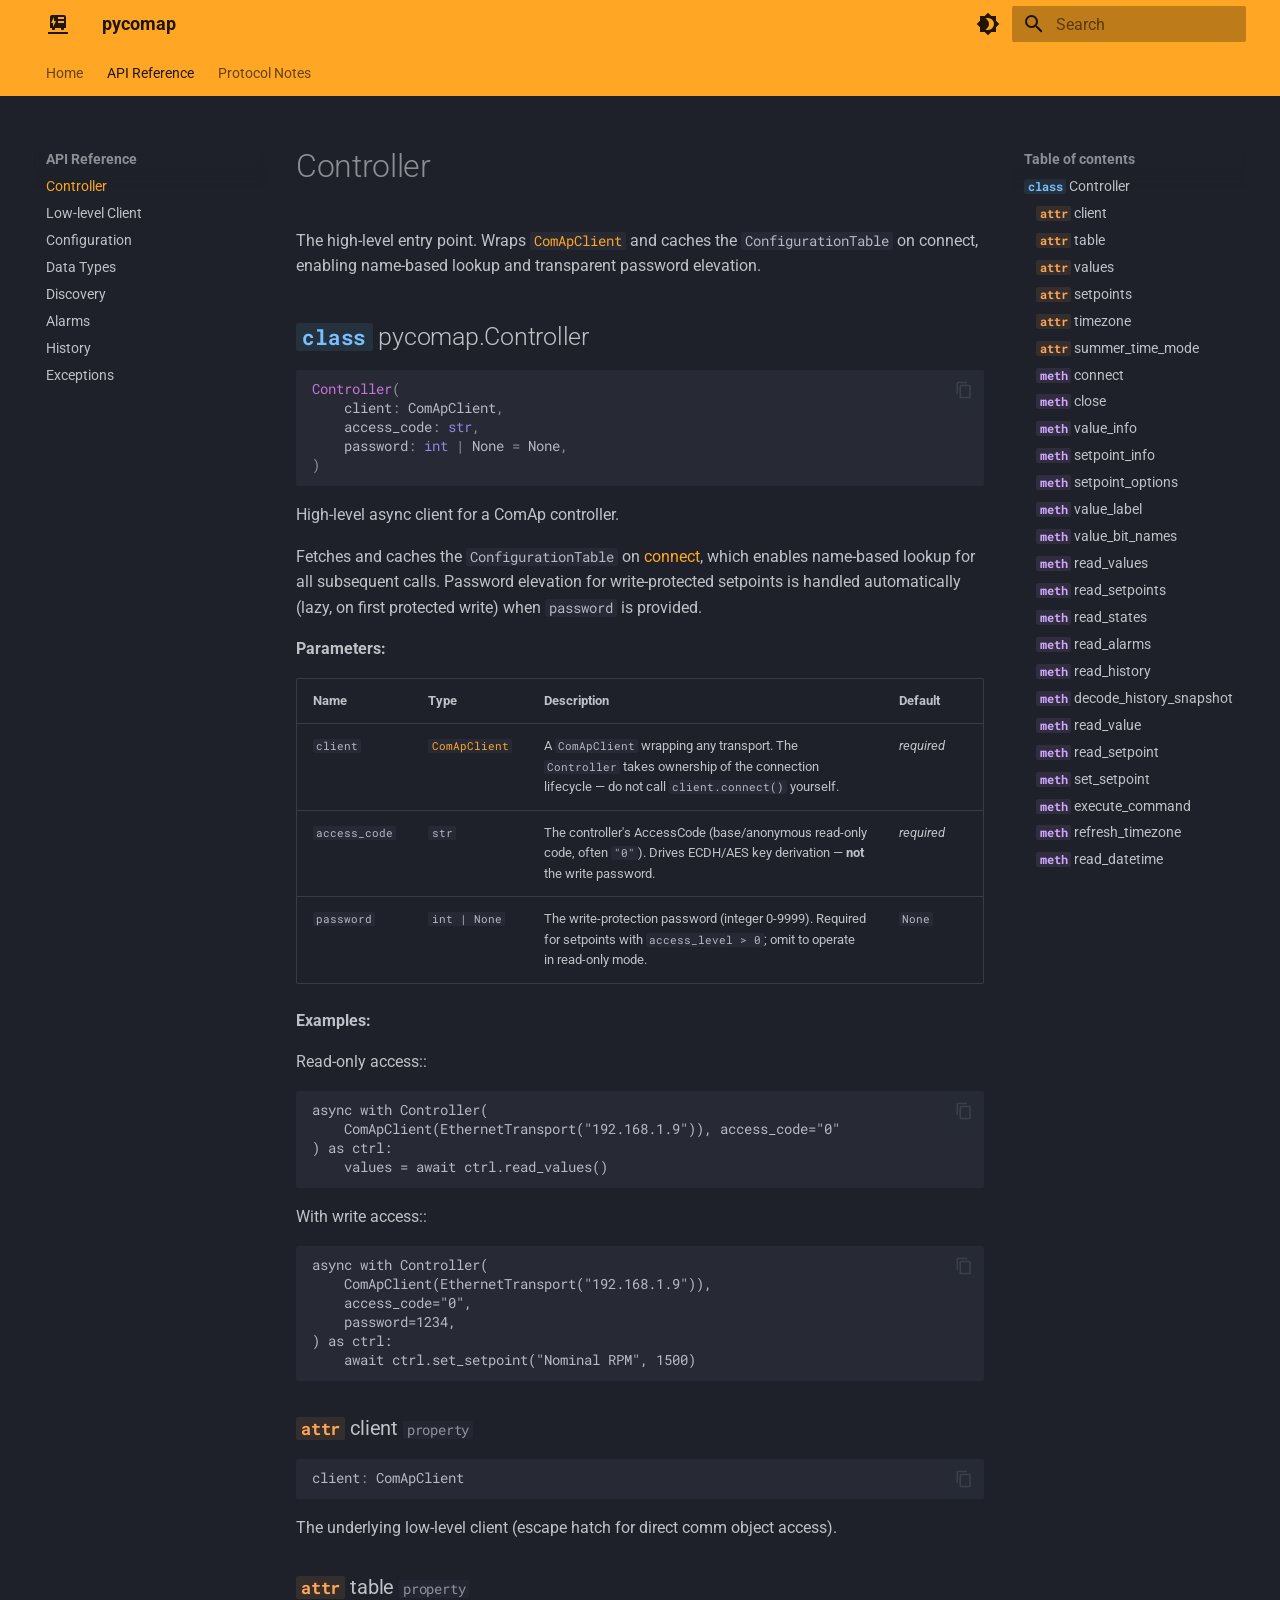
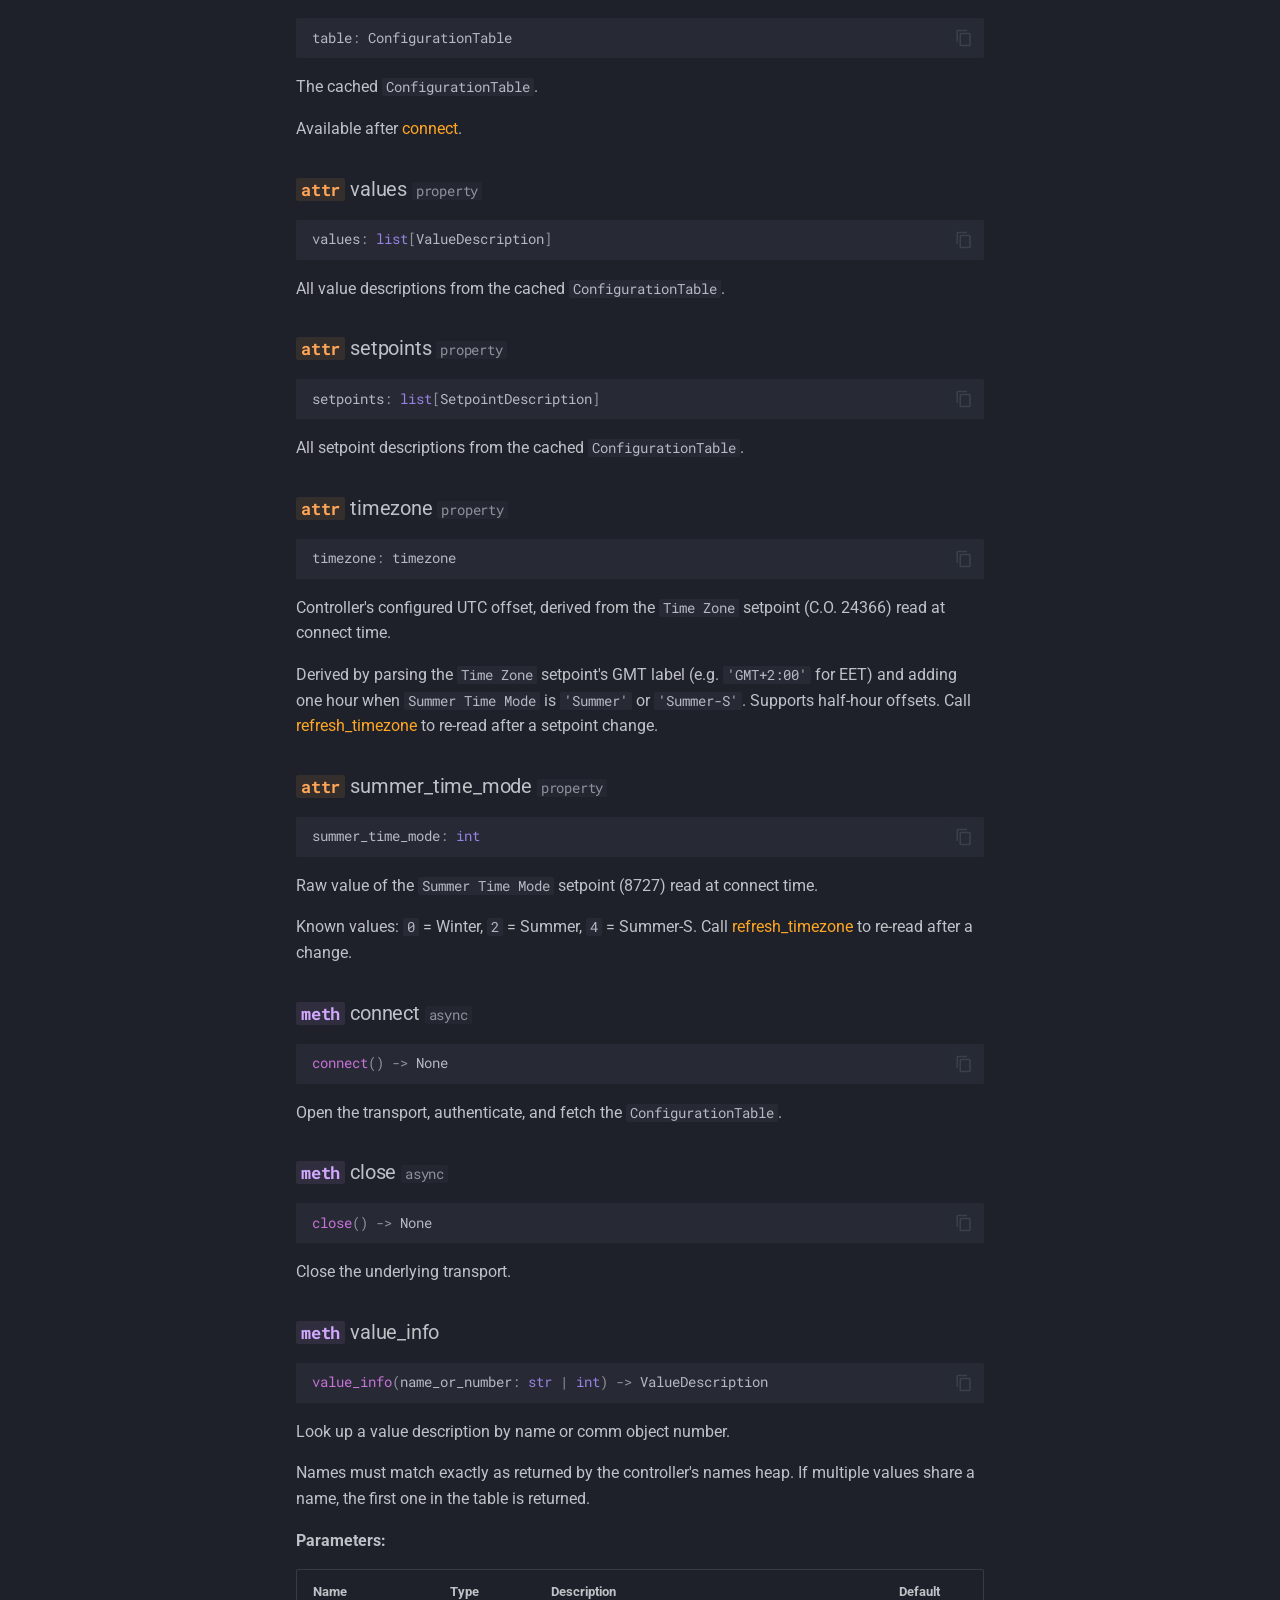
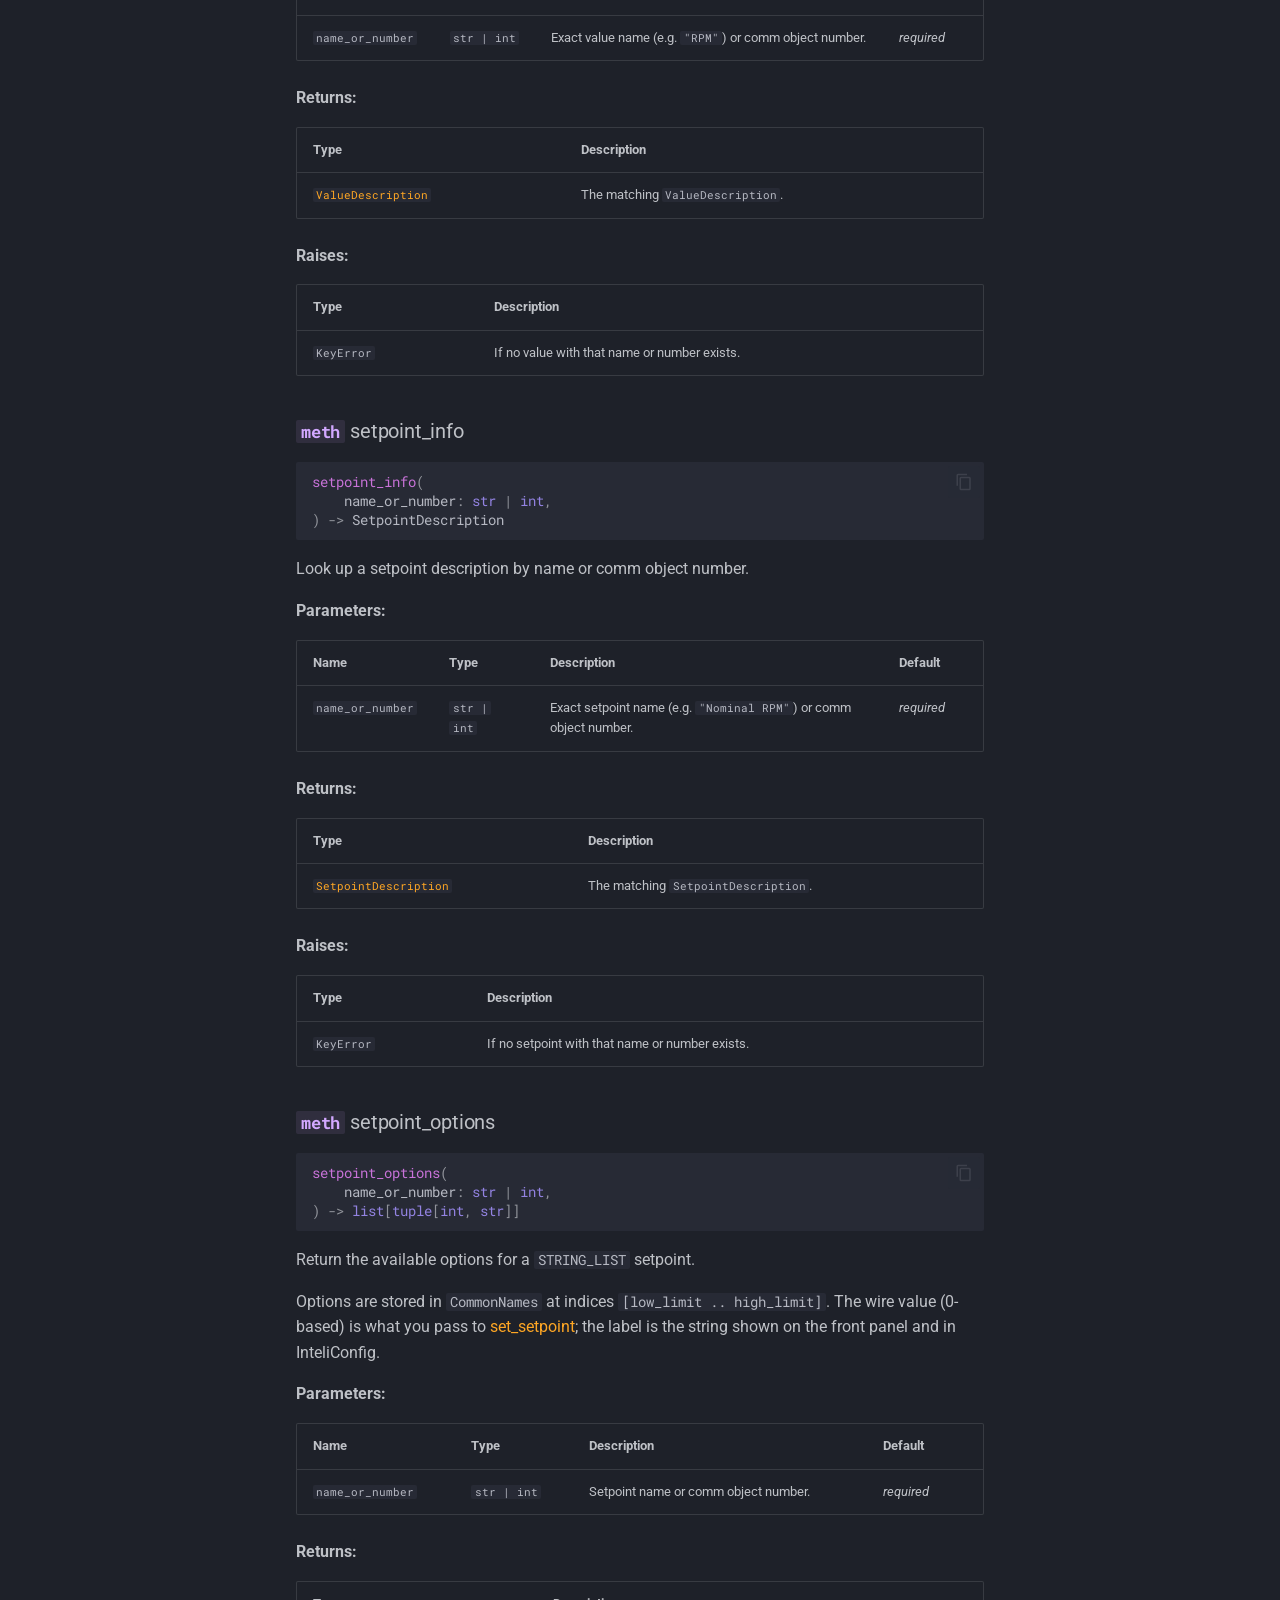
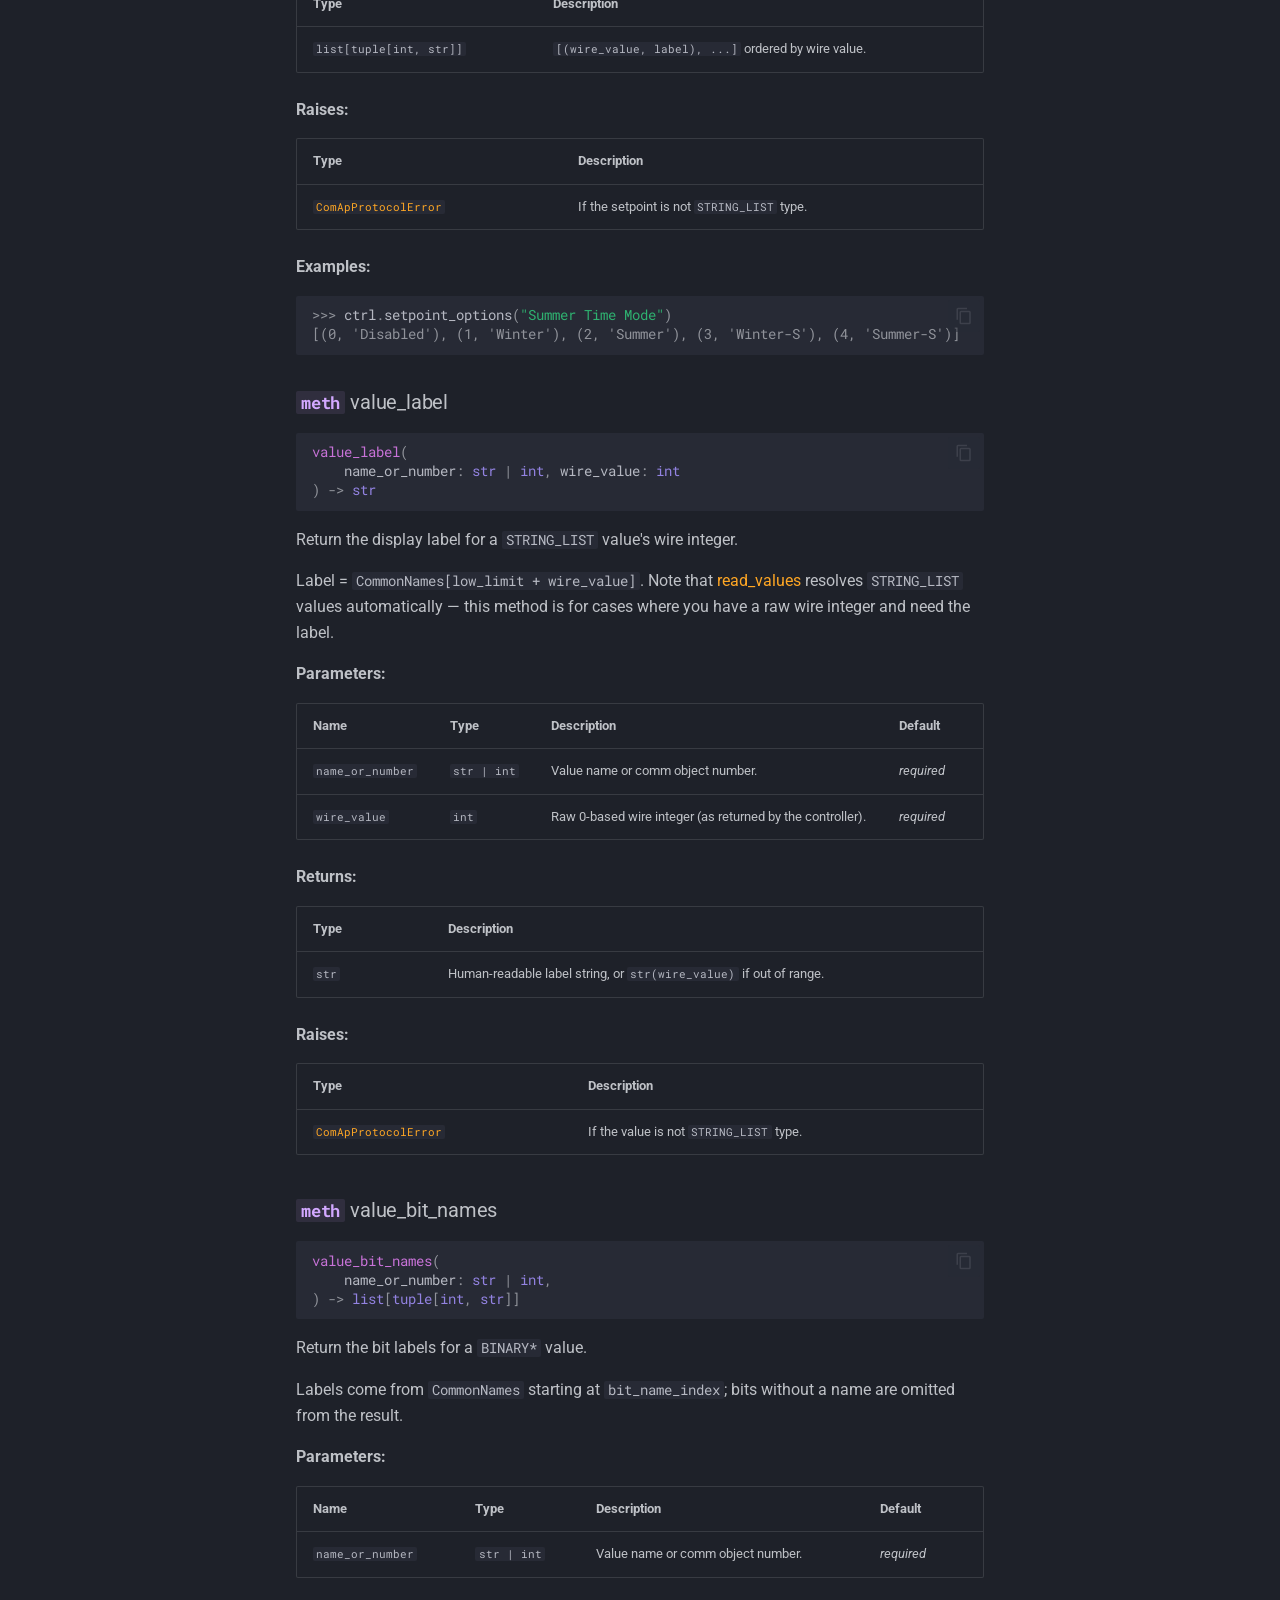
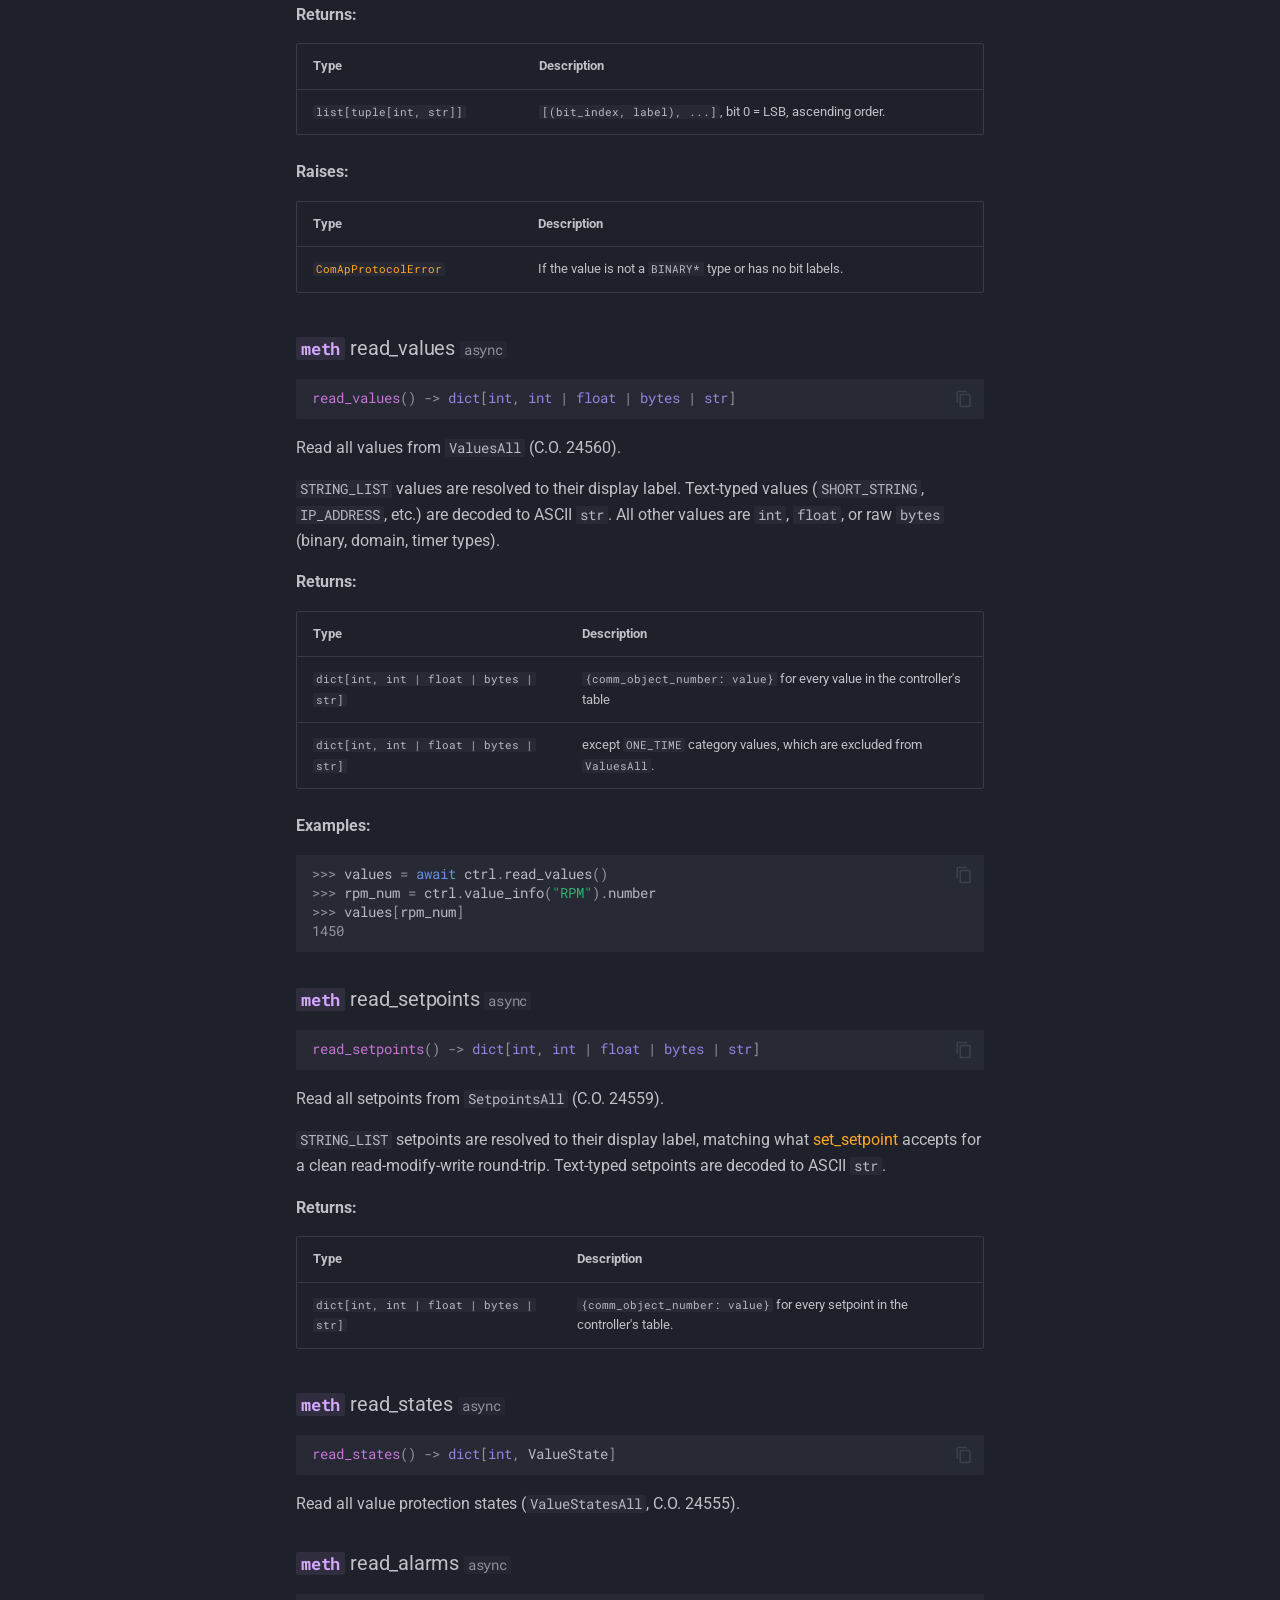
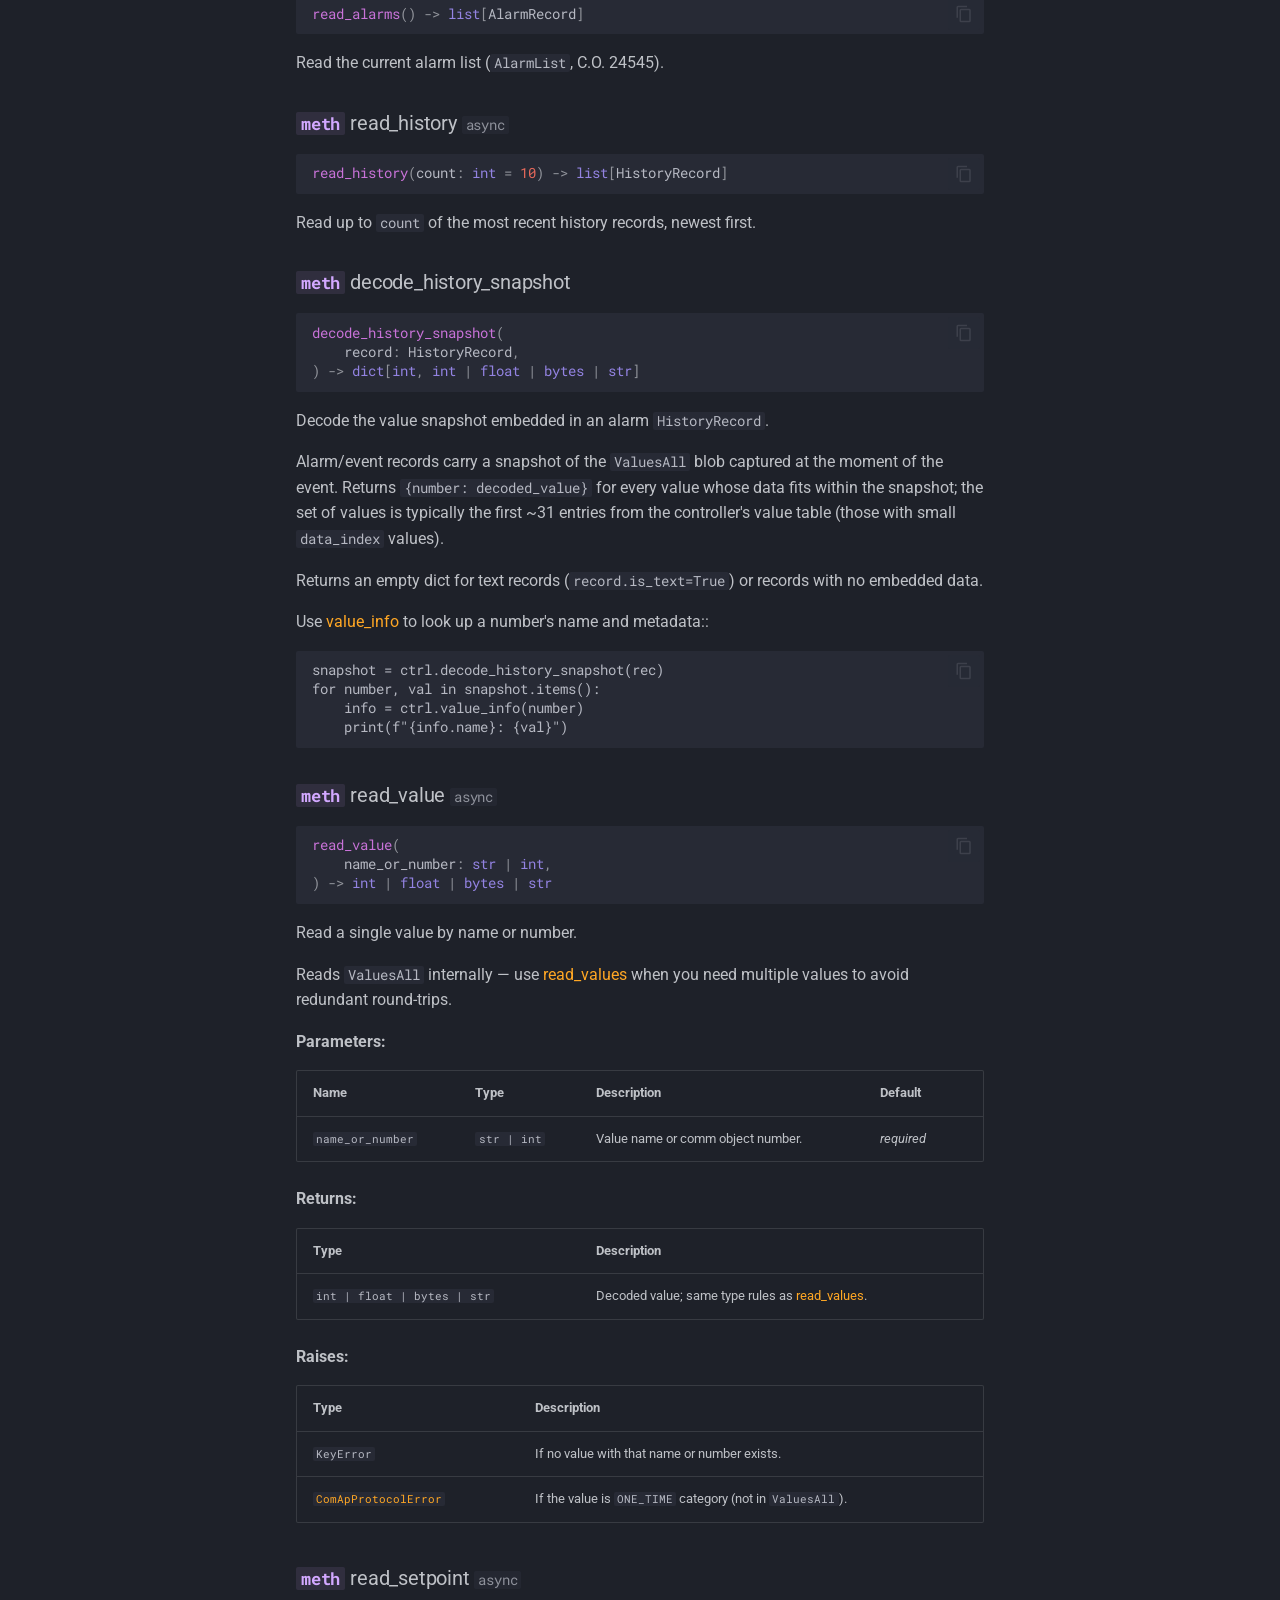
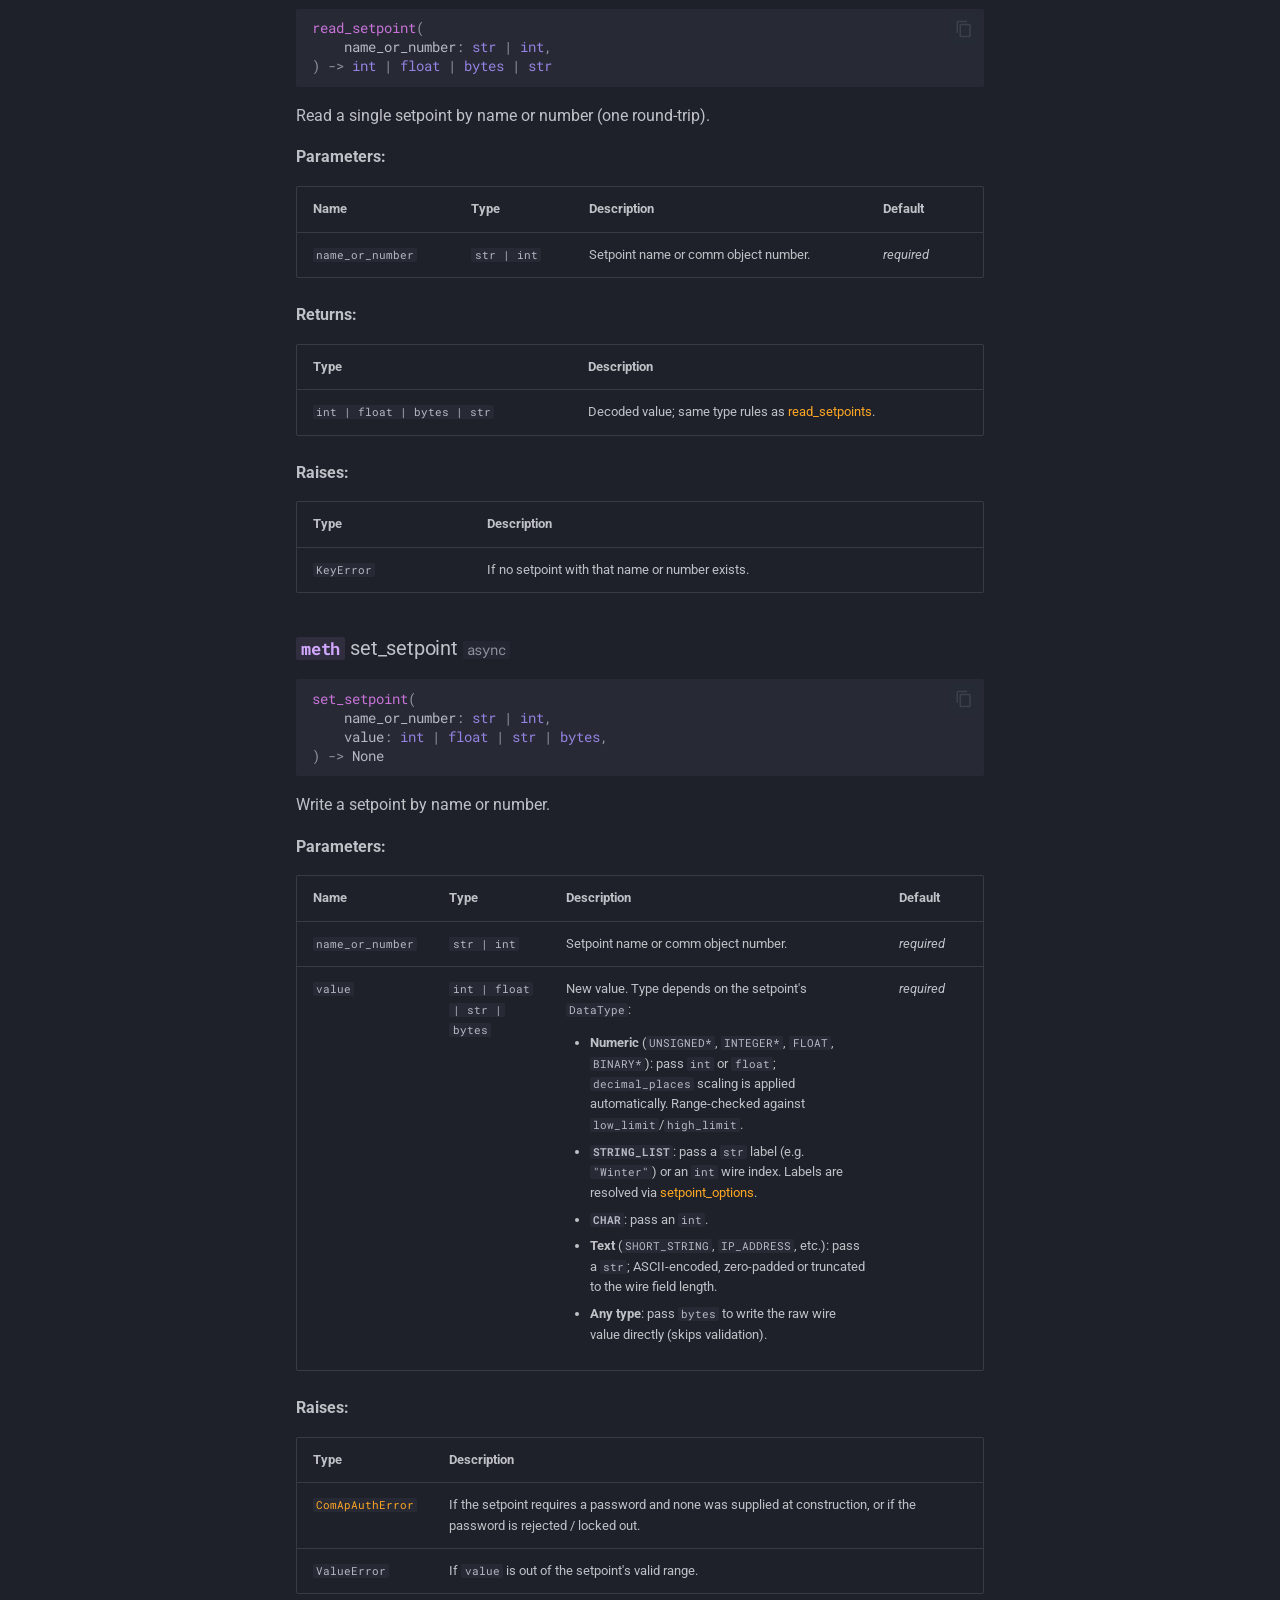
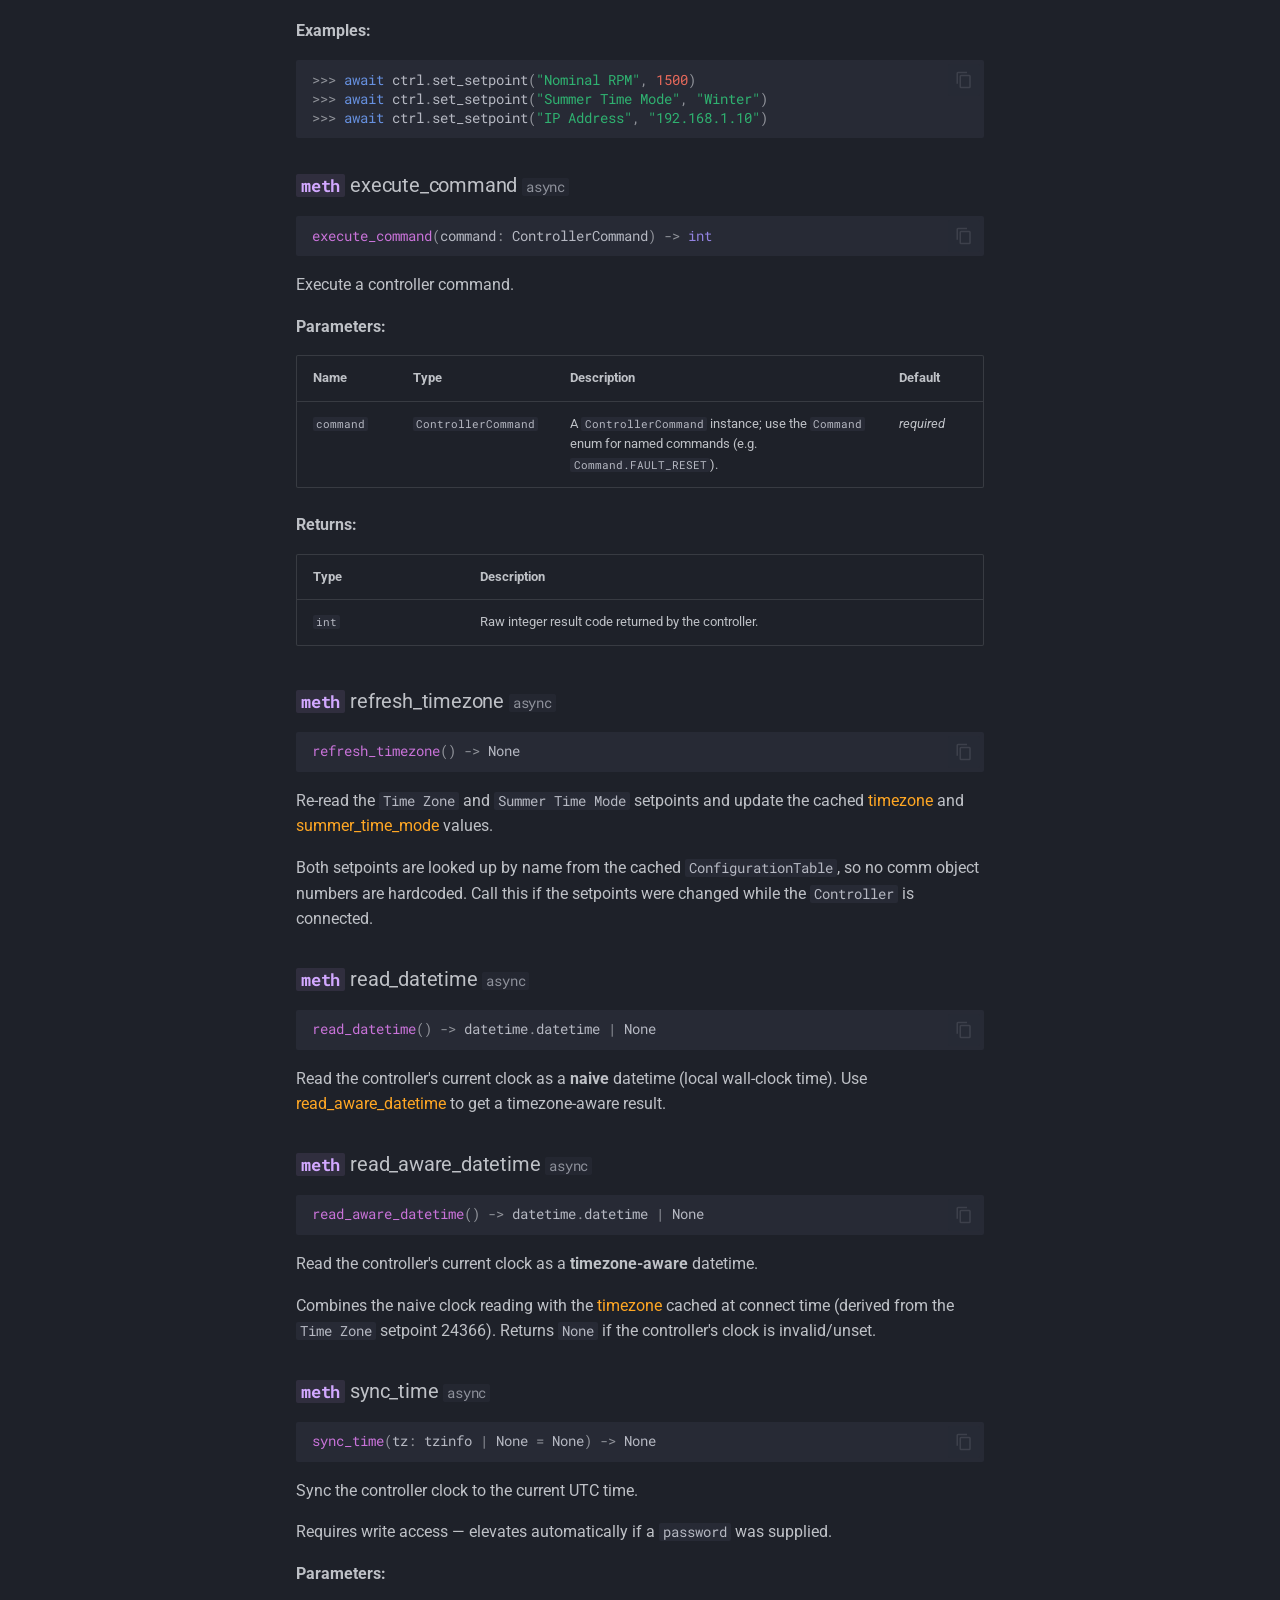
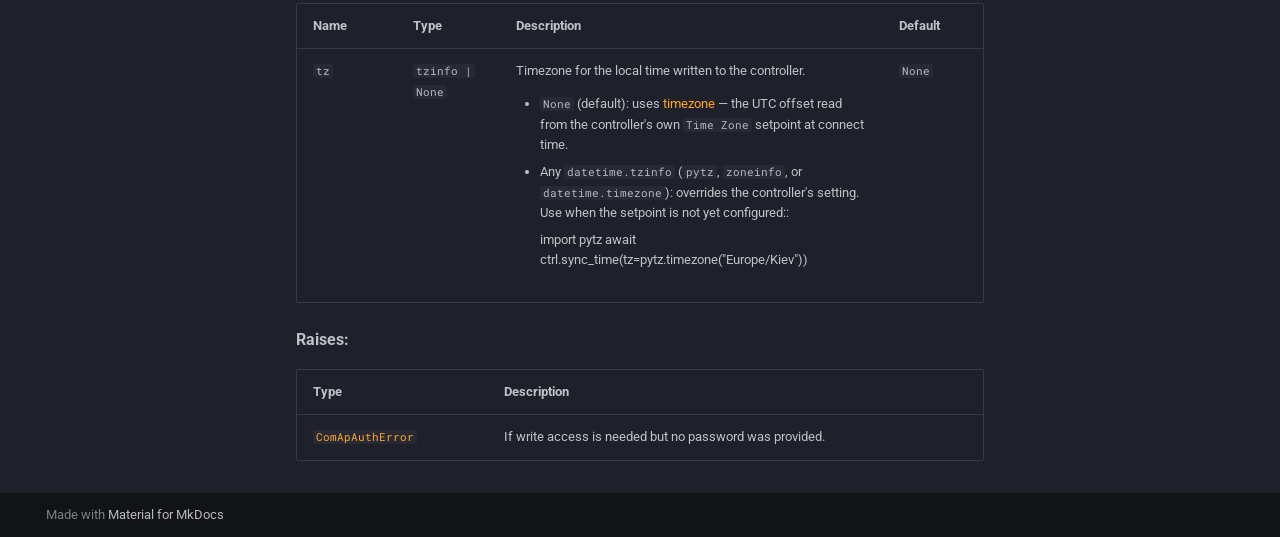
<file: api/controller/index.html>
<!doctype html>
<html lang="en" class="no-js">
  <head>
    
      <meta charset="utf-8">
      <meta name="viewport" content="width=device-width,initial-scale=1">
      
        <meta name="description" content="Async Python client for ComAp controllers">
      
      
      
        <link rel="canonical" href="https://igor-panteleev.github.io/pycomap/api/controller/">
      
      
        <link rel="prev" href="../..">
      
      
        <link rel="next" href="../client/">
      
      
        
      
      
      <link rel="icon" href="../../assets/images/favicon.png">
      <meta name="generator" content="mkdocs-1.6.1, mkdocs-material-9.7.6">
    
    
      
        <title>Controller - pycomap</title>
      
    
    
      <link rel="stylesheet" href="../../assets/stylesheets/main.484c7ddc.min.css">
      
        
        <link rel="stylesheet" href="../../assets/stylesheets/palette.ab4e12ef.min.css">
      
      


    
    
      
    
    
      
        
        
        <link rel="preconnect" href="https://fonts.gstatic.com" crossorigin>
        <link rel="stylesheet" href="https://fonts.googleapis.com/css?family=Roboto:300,300i,400,400i,700,700i%7CRoboto+Mono:400,400i,700,700i&display=fallback">
        <style>:root{--md-text-font:"Roboto";--md-code-font:"Roboto Mono"}</style>
      
    
    
      <link rel="stylesheet" href="../../assets/_mkdocstrings.css">
    
    <script>__md_scope=new URL("../..",location),__md_hash=e=>[...e].reduce(((e,_)=>(e<<5)-e+_.charCodeAt(0)),0),__md_get=(e,_=localStorage,t=__md_scope)=>JSON.parse(_.getItem(t.pathname+"."+e)),__md_set=(e,_,t=localStorage,a=__md_scope)=>{try{t.setItem(a.pathname+"."+e,JSON.stringify(_))}catch(e){}}</script>
    
      

    
    
  </head>
  
  
    
    
      
    
    
    
    
    <body dir="ltr" data-md-color-scheme="slate" data-md-color-primary="orange" data-md-color-accent="indigo">
  
    
    <input class="md-toggle" data-md-toggle="drawer" type="checkbox" id="__drawer" autocomplete="off">
    <input class="md-toggle" data-md-toggle="search" type="checkbox" id="__search" autocomplete="off">
    <label class="md-overlay" for="__drawer"></label>
    <div data-md-component="skip">
      
        
        <a href="#controller" class="md-skip">
          Skip to content
        </a>
      
    </div>
    <div data-md-component="announce">
      
    </div>
    
    
      

<header class="md-header" data-md-component="header">
  <nav class="md-header__inner md-grid" aria-label="Header">
    <a href="../.." title="pycomap" class="md-header__button md-logo" aria-label="pycomap" data-md-component="logo">
      
  
  <svg xmlns="http://www.w3.org/2000/svg" viewBox="0 0 24 24"><path d="M6 3a2 2 0 0 0-2 2v11h2v1c0 .55.45 1 1 1h1c.55 0 1-.45 1-1v-1h6v1c0 .55.45 1 1 1h1c.55 0 1-.45 1-1v-1h2V5a2 2 0 0 0-2-2zm6 4V5h6v2zm0 2h6v2h-6zM8 5v4h2l-3 6v-4H5zm14 15v2H2v-2z"/></svg>

    </a>
    <label class="md-header__button md-icon" for="__drawer">
      
      <svg xmlns="http://www.w3.org/2000/svg" viewBox="0 0 24 24"><path d="M3 6h18v2H3zm0 5h18v2H3zm0 5h18v2H3z"/></svg>
    </label>
    <div class="md-header__title" data-md-component="header-title">
      <div class="md-header__ellipsis">
        <div class="md-header__topic">
          <span class="md-ellipsis">
            pycomap
          </span>
        </div>
        <div class="md-header__topic" data-md-component="header-topic">
          <span class="md-ellipsis">
            
              Controller
            
          </span>
        </div>
      </div>
    </div>
    
      
        <form class="md-header__option" data-md-component="palette">
  
    
    
    
    <input class="md-option" data-md-color-media="" data-md-color-scheme="slate" data-md-color-primary="orange" data-md-color-accent="indigo"  aria-label="Switch to light mode"  type="radio" name="__palette" id="__palette_0">
    
      <label class="md-header__button md-icon" title="Switch to light mode" for="__palette_1" hidden>
        <svg xmlns="http://www.w3.org/2000/svg" viewBox="0 0 24 24"><path d="M12 18c-.89 0-1.74-.2-2.5-.55C11.56 16.5 13 14.42 13 12s-1.44-4.5-3.5-5.45C10.26 6.2 11.11 6 12 6a6 6 0 0 1 6 6 6 6 0 0 1-6 6m8-9.31V4h-4.69L12 .69 8.69 4H4v4.69L.69 12 4 15.31V20h4.69L12 23.31 15.31 20H20v-4.69L23.31 12z"/></svg>
      </label>
    
  
    
    
    
    <input class="md-option" data-md-color-media="" data-md-color-scheme="default" data-md-color-primary="orange" data-md-color-accent="indigo"  aria-label="Switch to dark mode"  type="radio" name="__palette" id="__palette_1">
    
      <label class="md-header__button md-icon" title="Switch to dark mode" for="__palette_0" hidden>
        <svg xmlns="http://www.w3.org/2000/svg" viewBox="0 0 24 24"><path d="M12 8a4 4 0 0 0-4 4 4 4 0 0 0 4 4 4 4 0 0 0 4-4 4 4 0 0 0-4-4m0 10a6 6 0 0 1-6-6 6 6 0 0 1 6-6 6 6 0 0 1 6 6 6 6 0 0 1-6 6m8-9.31V4h-4.69L12 .69 8.69 4H4v4.69L.69 12 4 15.31V20h4.69L12 23.31 15.31 20H20v-4.69L23.31 12z"/></svg>
      </label>
    
  
</form>
      
    
    
      <script>var palette=__md_get("__palette");if(palette&&palette.color){if("(prefers-color-scheme)"===palette.color.media){var media=matchMedia("(prefers-color-scheme: light)"),input=document.querySelector(media.matches?"[data-md-color-media='(prefers-color-scheme: light)']":"[data-md-color-media='(prefers-color-scheme: dark)']");palette.color.media=input.getAttribute("data-md-color-media"),palette.color.scheme=input.getAttribute("data-md-color-scheme"),palette.color.primary=input.getAttribute("data-md-color-primary"),palette.color.accent=input.getAttribute("data-md-color-accent")}for(var[key,value]of Object.entries(palette.color))document.body.setAttribute("data-md-color-"+key,value)}</script>
    
    
    
      
      
        <label class="md-header__button md-icon" for="__search">
          
          <svg xmlns="http://www.w3.org/2000/svg" viewBox="0 0 24 24"><path d="M9.5 3A6.5 6.5 0 0 1 16 9.5c0 1.61-.59 3.09-1.56 4.23l.27.27h.79l5 5-1.5 1.5-5-5v-.79l-.27-.27A6.52 6.52 0 0 1 9.5 16 6.5 6.5 0 0 1 3 9.5 6.5 6.5 0 0 1 9.5 3m0 2C7 5 5 7 5 9.5S7 14 9.5 14 14 12 14 9.5 12 5 9.5 5"/></svg>
        </label>
        <div class="md-search" data-md-component="search" role="dialog">
  <label class="md-search__overlay" for="__search"></label>
  <div class="md-search__inner" role="search">
    <form class="md-search__form" name="search">
      <input type="text" class="md-search__input" name="query" aria-label="Search" placeholder="Search" autocapitalize="off" autocorrect="off" autocomplete="off" spellcheck="false" data-md-component="search-query" required>
      <label class="md-search__icon md-icon" for="__search">
        
        <svg xmlns="http://www.w3.org/2000/svg" viewBox="0 0 24 24"><path d="M9.5 3A6.5 6.5 0 0 1 16 9.5c0 1.61-.59 3.09-1.56 4.23l.27.27h.79l5 5-1.5 1.5-5-5v-.79l-.27-.27A6.52 6.52 0 0 1 9.5 16 6.5 6.5 0 0 1 3 9.5 6.5 6.5 0 0 1 9.5 3m0 2C7 5 5 7 5 9.5S7 14 9.5 14 14 12 14 9.5 12 5 9.5 5"/></svg>
        
        <svg xmlns="http://www.w3.org/2000/svg" viewBox="0 0 24 24"><path d="M20 11v2H8l5.5 5.5-1.42 1.42L4.16 12l7.92-7.92L13.5 5.5 8 11z"/></svg>
      </label>
      <nav class="md-search__options" aria-label="Search">
        
        <button type="reset" class="md-search__icon md-icon" title="Clear" aria-label="Clear" tabindex="-1">
          
          <svg xmlns="http://www.w3.org/2000/svg" viewBox="0 0 24 24"><path d="M19 6.41 17.59 5 12 10.59 6.41 5 5 6.41 10.59 12 5 17.59 6.41 19 12 13.41 17.59 19 19 17.59 13.41 12z"/></svg>
        </button>
      </nav>
      
    </form>
    <div class="md-search__output">
      <div class="md-search__scrollwrap" tabindex="0" data-md-scrollfix>
        <div class="md-search-result" data-md-component="search-result">
          <div class="md-search-result__meta">
            Initializing search
          </div>
          <ol class="md-search-result__list" role="presentation"></ol>
        </div>
      </div>
    </div>
  </div>
</div>
      
    
    
  </nav>
  
</header>
    
    <div class="md-container" data-md-component="container">
      
      
        
          
            
<nav class="md-tabs" aria-label="Tabs" data-md-component="tabs">
  <div class="md-grid">
    <ul class="md-tabs__list">
      
        
  
  
  
  
    <li class="md-tabs__item">
      <a href="../.." class="md-tabs__link">
        
  
  
    
  
  Home

      </a>
    </li>
  

      
        
  
  
  
    
  
  
    
    
      <li class="md-tabs__item md-tabs__item--active">
        <a href="./" class="md-tabs__link">
          
  
  
  API Reference

        </a>
      </li>
    
  

      
        
  
  
  
  
    <li class="md-tabs__item">
      <a href="../../protocol.md" class="md-tabs__link">
        
  
  
    
  
  Protocol Notes

      </a>
    </li>
  

      
    </ul>
  </div>
</nav>
          
        
      
      <main class="md-main" data-md-component="main">
        <div class="md-main__inner md-grid">
          
            
              
              <div class="md-sidebar md-sidebar--primary" data-md-component="sidebar" data-md-type="navigation" >
                <div class="md-sidebar__scrollwrap">
                  <div class="md-sidebar__inner">
                    


  


<nav class="md-nav md-nav--primary md-nav--lifted" aria-label="Navigation" data-md-level="0">
  <label class="md-nav__title" for="__drawer">
    <a href="../.." title="pycomap" class="md-nav__button md-logo" aria-label="pycomap" data-md-component="logo">
      
  
  <svg xmlns="http://www.w3.org/2000/svg" viewBox="0 0 24 24"><path d="M6 3a2 2 0 0 0-2 2v11h2v1c0 .55.45 1 1 1h1c.55 0 1-.45 1-1v-1h6v1c0 .55.45 1 1 1h1c.55 0 1-.45 1-1v-1h2V5a2 2 0 0 0-2-2zm6 4V5h6v2zm0 2h6v2h-6zM8 5v4h2l-3 6v-4H5zm14 15v2H2v-2z"/></svg>

    </a>
    pycomap
  </label>
  
  <ul class="md-nav__list" data-md-scrollfix>
    
      
      
  
  
  
  
    <li class="md-nav__item">
      <a href="../.." class="md-nav__link">
        
  
  
  <span class="md-ellipsis">
    
  
    Home
  

    
  </span>
  
  

      </a>
    </li>
  

    
      
      
  
  
    
  
  
  
    
    
    
    
      
        
        
      
      
        
      
    
    
    <li class="md-nav__item md-nav__item--active md-nav__item--section md-nav__item--nested">
      
        
        
        <input class="md-nav__toggle md-toggle " type="checkbox" id="__nav_2" checked>
        
          
          <label class="md-nav__link" for="__nav_2" id="__nav_2_label" tabindex="">
            
  
  
  <span class="md-ellipsis">
    
  
    API Reference
  

    
  </span>
  
  

            <span class="md-nav__icon md-icon"></span>
          </label>
        
        <nav class="md-nav" data-md-level="1" aria-labelledby="__nav_2_label" aria-expanded="true">
          <label class="md-nav__title" for="__nav_2">
            <span class="md-nav__icon md-icon"></span>
            
  
    API Reference
  

          </label>
          <ul class="md-nav__list" data-md-scrollfix>
            
              
                
  
  
    
  
  
  
    <li class="md-nav__item md-nav__item--active">
      
      <input class="md-nav__toggle md-toggle" type="checkbox" id="__toc">
      
      
        
      
      
        <label class="md-nav__link md-nav__link--active" for="__toc">
          
  
  
  <span class="md-ellipsis">
    
  
    Controller
  

    
  </span>
  
  

          <span class="md-nav__icon md-icon"></span>
        </label>
      
      <a href="./" class="md-nav__link md-nav__link--active">
        
  
  
  <span class="md-ellipsis">
    
  
    Controller
  

    
  </span>
  
  

      </a>
      
        

<nav class="md-nav md-nav--secondary" aria-label="Table of contents">
  
  
  
    
  
  
    <label class="md-nav__title" for="__toc">
      <span class="md-nav__icon md-icon"></span>
      Table of contents
    </label>
    <ul class="md-nav__list" data-md-component="toc" data-md-scrollfix>
      
        <li class="md-nav__item">
  <a href="#pycomap.Controller" class="md-nav__link">
    <span class="md-ellipsis">
      
        <code class="doc-symbol doc-symbol-toc doc-symbol-class"></code>&nbsp;Controller
      
    </span>
  </a>
  
    <nav class="md-nav" aria-label=" Controller">
      <ul class="md-nav__list">
        
          <li class="md-nav__item">
  <a href="#pycomap.Controller.client" class="md-nav__link">
    <span class="md-ellipsis">
      
        <code class="doc-symbol doc-symbol-toc doc-symbol-attribute"></code>&nbsp;client
      
    </span>
  </a>
  
</li>
        
          <li class="md-nav__item">
  <a href="#pycomap.Controller.table" class="md-nav__link">
    <span class="md-ellipsis">
      
        <code class="doc-symbol doc-symbol-toc doc-symbol-attribute"></code>&nbsp;table
      
    </span>
  </a>
  
</li>
        
          <li class="md-nav__item">
  <a href="#pycomap.Controller.values" class="md-nav__link">
    <span class="md-ellipsis">
      
        <code class="doc-symbol doc-symbol-toc doc-symbol-attribute"></code>&nbsp;values
      
    </span>
  </a>
  
</li>
        
          <li class="md-nav__item">
  <a href="#pycomap.Controller.setpoints" class="md-nav__link">
    <span class="md-ellipsis">
      
        <code class="doc-symbol doc-symbol-toc doc-symbol-attribute"></code>&nbsp;setpoints
      
    </span>
  </a>
  
</li>
        
          <li class="md-nav__item">
  <a href="#pycomap.Controller.timezone" class="md-nav__link">
    <span class="md-ellipsis">
      
        <code class="doc-symbol doc-symbol-toc doc-symbol-attribute"></code>&nbsp;timezone
      
    </span>
  </a>
  
</li>
        
          <li class="md-nav__item">
  <a href="#pycomap.Controller.summer_time_mode" class="md-nav__link">
    <span class="md-ellipsis">
      
        <code class="doc-symbol doc-symbol-toc doc-symbol-attribute"></code>&nbsp;summer_time_mode
      
    </span>
  </a>
  
</li>
        
          <li class="md-nav__item">
  <a href="#pycomap.Controller.connect" class="md-nav__link">
    <span class="md-ellipsis">
      
        <code class="doc-symbol doc-symbol-toc doc-symbol-method"></code>&nbsp;connect
      
    </span>
  </a>
  
</li>
        
          <li class="md-nav__item">
  <a href="#pycomap.Controller.close" class="md-nav__link">
    <span class="md-ellipsis">
      
        <code class="doc-symbol doc-symbol-toc doc-symbol-method"></code>&nbsp;close
      
    </span>
  </a>
  
</li>
        
          <li class="md-nav__item">
  <a href="#pycomap.Controller.value_info" class="md-nav__link">
    <span class="md-ellipsis">
      
        <code class="doc-symbol doc-symbol-toc doc-symbol-method"></code>&nbsp;value_info
      
    </span>
  </a>
  
</li>
        
          <li class="md-nav__item">
  <a href="#pycomap.Controller.setpoint_info" class="md-nav__link">
    <span class="md-ellipsis">
      
        <code class="doc-symbol doc-symbol-toc doc-symbol-method"></code>&nbsp;setpoint_info
      
    </span>
  </a>
  
</li>
        
          <li class="md-nav__item">
  <a href="#pycomap.Controller.setpoint_options" class="md-nav__link">
    <span class="md-ellipsis">
      
        <code class="doc-symbol doc-symbol-toc doc-symbol-method"></code>&nbsp;setpoint_options
      
    </span>
  </a>
  
</li>
        
          <li class="md-nav__item">
  <a href="#pycomap.Controller.value_label" class="md-nav__link">
    <span class="md-ellipsis">
      
        <code class="doc-symbol doc-symbol-toc doc-symbol-method"></code>&nbsp;value_label
      
    </span>
  </a>
  
</li>
        
          <li class="md-nav__item">
  <a href="#pycomap.Controller.value_bit_names" class="md-nav__link">
    <span class="md-ellipsis">
      
        <code class="doc-symbol doc-symbol-toc doc-symbol-method"></code>&nbsp;value_bit_names
      
    </span>
  </a>
  
</li>
        
          <li class="md-nav__item">
  <a href="#pycomap.Controller.read_values" class="md-nav__link">
    <span class="md-ellipsis">
      
        <code class="doc-symbol doc-symbol-toc doc-symbol-method"></code>&nbsp;read_values
      
    </span>
  </a>
  
</li>
        
          <li class="md-nav__item">
  <a href="#pycomap.Controller.read_setpoints" class="md-nav__link">
    <span class="md-ellipsis">
      
        <code class="doc-symbol doc-symbol-toc doc-symbol-method"></code>&nbsp;read_setpoints
      
    </span>
  </a>
  
</li>
        
          <li class="md-nav__item">
  <a href="#pycomap.Controller.read_states" class="md-nav__link">
    <span class="md-ellipsis">
      
        <code class="doc-symbol doc-symbol-toc doc-symbol-method"></code>&nbsp;read_states
      
    </span>
  </a>
  
</li>
        
          <li class="md-nav__item">
  <a href="#pycomap.Controller.read_alarms" class="md-nav__link">
    <span class="md-ellipsis">
      
        <code class="doc-symbol doc-symbol-toc doc-symbol-method"></code>&nbsp;read_alarms
      
    </span>
  </a>
  
</li>
        
          <li class="md-nav__item">
  <a href="#pycomap.Controller.read_history" class="md-nav__link">
    <span class="md-ellipsis">
      
        <code class="doc-symbol doc-symbol-toc doc-symbol-method"></code>&nbsp;read_history
      
    </span>
  </a>
  
</li>
        
          <li class="md-nav__item">
  <a href="#pycomap.Controller.decode_history_snapshot" class="md-nav__link">
    <span class="md-ellipsis">
      
        <code class="doc-symbol doc-symbol-toc doc-symbol-method"></code>&nbsp;decode_history_snapshot
      
    </span>
  </a>
  
</li>
        
          <li class="md-nav__item">
  <a href="#pycomap.Controller.read_value" class="md-nav__link">
    <span class="md-ellipsis">
      
        <code class="doc-symbol doc-symbol-toc doc-symbol-method"></code>&nbsp;read_value
      
    </span>
  </a>
  
</li>
        
          <li class="md-nav__item">
  <a href="#pycomap.Controller.read_setpoint" class="md-nav__link">
    <span class="md-ellipsis">
      
        <code class="doc-symbol doc-symbol-toc doc-symbol-method"></code>&nbsp;read_setpoint
      
    </span>
  </a>
  
</li>
        
          <li class="md-nav__item">
  <a href="#pycomap.Controller.set_setpoint" class="md-nav__link">
    <span class="md-ellipsis">
      
        <code class="doc-symbol doc-symbol-toc doc-symbol-method"></code>&nbsp;set_setpoint
      
    </span>
  </a>
  
</li>
        
          <li class="md-nav__item">
  <a href="#pycomap.Controller.execute_command" class="md-nav__link">
    <span class="md-ellipsis">
      
        <code class="doc-symbol doc-symbol-toc doc-symbol-method"></code>&nbsp;execute_command
      
    </span>
  </a>
  
</li>
        
          <li class="md-nav__item">
  <a href="#pycomap.Controller.refresh_timezone" class="md-nav__link">
    <span class="md-ellipsis">
      
        <code class="doc-symbol doc-symbol-toc doc-symbol-method"></code>&nbsp;refresh_timezone
      
    </span>
  </a>
  
</li>
        
          <li class="md-nav__item">
  <a href="#pycomap.Controller.read_datetime" class="md-nav__link">
    <span class="md-ellipsis">
      
        <code class="doc-symbol doc-symbol-toc doc-symbol-method"></code>&nbsp;read_datetime
      
    </span>
  </a>
  
</li>
        
          <li class="md-nav__item">
  <a href="#pycomap.Controller.read_aware_datetime" class="md-nav__link">
    <span class="md-ellipsis">
      
        <code class="doc-symbol doc-symbol-toc doc-symbol-method"></code>&nbsp;read_aware_datetime
      
    </span>
  </a>
  
</li>
        
          <li class="md-nav__item">
  <a href="#pycomap.Controller.sync_time" class="md-nav__link">
    <span class="md-ellipsis">
      
        <code class="doc-symbol doc-symbol-toc doc-symbol-method"></code>&nbsp;sync_time
      
    </span>
  </a>
  
</li>
        
      </ul>
    </nav>
  
</li>
      
    </ul>
  
</nav>
      
    </li>
  

              
            
              
                
  
  
  
  
    <li class="md-nav__item">
      <a href="../client/" class="md-nav__link">
        
  
  
  <span class="md-ellipsis">
    
  
    Low-level Client
  

    
  </span>
  
  

      </a>
    </li>
  

              
            
              
                
  
  
  
  
    <li class="md-nav__item">
      <a href="../configuration/" class="md-nav__link">
        
  
  
  <span class="md-ellipsis">
    
  
    Configuration
  

    
  </span>
  
  

      </a>
    </li>
  

              
            
              
                
  
  
  
  
    <li class="md-nav__item">
      <a href="../datatypes/" class="md-nav__link">
        
  
  
  <span class="md-ellipsis">
    
  
    Data Types
  

    
  </span>
  
  

      </a>
    </li>
  

              
            
              
                
  
  
  
  
    <li class="md-nav__item">
      <a href="../discovery/" class="md-nav__link">
        
  
  
  <span class="md-ellipsis">
    
  
    Discovery
  

    
  </span>
  
  

      </a>
    </li>
  

              
            
              
                
  
  
  
  
    <li class="md-nav__item">
      <a href="../alarms/" class="md-nav__link">
        
  
  
  <span class="md-ellipsis">
    
  
    Alarms
  

    
  </span>
  
  

      </a>
    </li>
  

              
            
              
                
  
  
  
  
    <li class="md-nav__item">
      <a href="../history/" class="md-nav__link">
        
  
  
  <span class="md-ellipsis">
    
  
    History
  

    
  </span>
  
  

      </a>
    </li>
  

              
            
              
                
  
  
  
  
    <li class="md-nav__item">
      <a href="../exceptions/" class="md-nav__link">
        
  
  
  <span class="md-ellipsis">
    
  
    Exceptions
  

    
  </span>
  
  

      </a>
    </li>
  

              
            
          </ul>
        </nav>
      
    </li>
  

    
      
      
  
  
  
  
    <li class="md-nav__item">
      <a href="../../protocol.md" class="md-nav__link">
        
  
  
  <span class="md-ellipsis">
    
  
    Protocol Notes
  

    
  </span>
  
  

      </a>
    </li>
  

    
  </ul>
</nav>
                  </div>
                </div>
              </div>
            
            
              
              <div class="md-sidebar md-sidebar--secondary" data-md-component="sidebar" data-md-type="toc" >
                <div class="md-sidebar__scrollwrap">
                  <div class="md-sidebar__inner">
                    

<nav class="md-nav md-nav--secondary" aria-label="Table of contents">
  
  
  
    
  
  
    <label class="md-nav__title" for="__toc">
      <span class="md-nav__icon md-icon"></span>
      Table of contents
    </label>
    <ul class="md-nav__list" data-md-component="toc" data-md-scrollfix>
      
        <li class="md-nav__item">
  <a href="#pycomap.Controller" class="md-nav__link">
    <span class="md-ellipsis">
      
        <code class="doc-symbol doc-symbol-toc doc-symbol-class"></code>&nbsp;Controller
      
    </span>
  </a>
  
    <nav class="md-nav" aria-label=" Controller">
      <ul class="md-nav__list">
        
          <li class="md-nav__item">
  <a href="#pycomap.Controller.client" class="md-nav__link">
    <span class="md-ellipsis">
      
        <code class="doc-symbol doc-symbol-toc doc-symbol-attribute"></code>&nbsp;client
      
    </span>
  </a>
  
</li>
        
          <li class="md-nav__item">
  <a href="#pycomap.Controller.table" class="md-nav__link">
    <span class="md-ellipsis">
      
        <code class="doc-symbol doc-symbol-toc doc-symbol-attribute"></code>&nbsp;table
      
    </span>
  </a>
  
</li>
        
          <li class="md-nav__item">
  <a href="#pycomap.Controller.values" class="md-nav__link">
    <span class="md-ellipsis">
      
        <code class="doc-symbol doc-symbol-toc doc-symbol-attribute"></code>&nbsp;values
      
    </span>
  </a>
  
</li>
        
          <li class="md-nav__item">
  <a href="#pycomap.Controller.setpoints" class="md-nav__link">
    <span class="md-ellipsis">
      
        <code class="doc-symbol doc-symbol-toc doc-symbol-attribute"></code>&nbsp;setpoints
      
    </span>
  </a>
  
</li>
        
          <li class="md-nav__item">
  <a href="#pycomap.Controller.timezone" class="md-nav__link">
    <span class="md-ellipsis">
      
        <code class="doc-symbol doc-symbol-toc doc-symbol-attribute"></code>&nbsp;timezone
      
    </span>
  </a>
  
</li>
        
          <li class="md-nav__item">
  <a href="#pycomap.Controller.summer_time_mode" class="md-nav__link">
    <span class="md-ellipsis">
      
        <code class="doc-symbol doc-symbol-toc doc-symbol-attribute"></code>&nbsp;summer_time_mode
      
    </span>
  </a>
  
</li>
        
          <li class="md-nav__item">
  <a href="#pycomap.Controller.connect" class="md-nav__link">
    <span class="md-ellipsis">
      
        <code class="doc-symbol doc-symbol-toc doc-symbol-method"></code>&nbsp;connect
      
    </span>
  </a>
  
</li>
        
          <li class="md-nav__item">
  <a href="#pycomap.Controller.close" class="md-nav__link">
    <span class="md-ellipsis">
      
        <code class="doc-symbol doc-symbol-toc doc-symbol-method"></code>&nbsp;close
      
    </span>
  </a>
  
</li>
        
          <li class="md-nav__item">
  <a href="#pycomap.Controller.value_info" class="md-nav__link">
    <span class="md-ellipsis">
      
        <code class="doc-symbol doc-symbol-toc doc-symbol-method"></code>&nbsp;value_info
      
    </span>
  </a>
  
</li>
        
          <li class="md-nav__item">
  <a href="#pycomap.Controller.setpoint_info" class="md-nav__link">
    <span class="md-ellipsis">
      
        <code class="doc-symbol doc-symbol-toc doc-symbol-method"></code>&nbsp;setpoint_info
      
    </span>
  </a>
  
</li>
        
          <li class="md-nav__item">
  <a href="#pycomap.Controller.setpoint_options" class="md-nav__link">
    <span class="md-ellipsis">
      
        <code class="doc-symbol doc-symbol-toc doc-symbol-method"></code>&nbsp;setpoint_options
      
    </span>
  </a>
  
</li>
        
          <li class="md-nav__item">
  <a href="#pycomap.Controller.value_label" class="md-nav__link">
    <span class="md-ellipsis">
      
        <code class="doc-symbol doc-symbol-toc doc-symbol-method"></code>&nbsp;value_label
      
    </span>
  </a>
  
</li>
        
          <li class="md-nav__item">
  <a href="#pycomap.Controller.value_bit_names" class="md-nav__link">
    <span class="md-ellipsis">
      
        <code class="doc-symbol doc-symbol-toc doc-symbol-method"></code>&nbsp;value_bit_names
      
    </span>
  </a>
  
</li>
        
          <li class="md-nav__item">
  <a href="#pycomap.Controller.read_values" class="md-nav__link">
    <span class="md-ellipsis">
      
        <code class="doc-symbol doc-symbol-toc doc-symbol-method"></code>&nbsp;read_values
      
    </span>
  </a>
  
</li>
        
          <li class="md-nav__item">
  <a href="#pycomap.Controller.read_setpoints" class="md-nav__link">
    <span class="md-ellipsis">
      
        <code class="doc-symbol doc-symbol-toc doc-symbol-method"></code>&nbsp;read_setpoints
      
    </span>
  </a>
  
</li>
        
          <li class="md-nav__item">
  <a href="#pycomap.Controller.read_states" class="md-nav__link">
    <span class="md-ellipsis">
      
        <code class="doc-symbol doc-symbol-toc doc-symbol-method"></code>&nbsp;read_states
      
    </span>
  </a>
  
</li>
        
          <li class="md-nav__item">
  <a href="#pycomap.Controller.read_alarms" class="md-nav__link">
    <span class="md-ellipsis">
      
        <code class="doc-symbol doc-symbol-toc doc-symbol-method"></code>&nbsp;read_alarms
      
    </span>
  </a>
  
</li>
        
          <li class="md-nav__item">
  <a href="#pycomap.Controller.read_history" class="md-nav__link">
    <span class="md-ellipsis">
      
        <code class="doc-symbol doc-symbol-toc doc-symbol-method"></code>&nbsp;read_history
      
    </span>
  </a>
  
</li>
        
          <li class="md-nav__item">
  <a href="#pycomap.Controller.decode_history_snapshot" class="md-nav__link">
    <span class="md-ellipsis">
      
        <code class="doc-symbol doc-symbol-toc doc-symbol-method"></code>&nbsp;decode_history_snapshot
      
    </span>
  </a>
  
</li>
        
          <li class="md-nav__item">
  <a href="#pycomap.Controller.read_value" class="md-nav__link">
    <span class="md-ellipsis">
      
        <code class="doc-symbol doc-symbol-toc doc-symbol-method"></code>&nbsp;read_value
      
    </span>
  </a>
  
</li>
        
          <li class="md-nav__item">
  <a href="#pycomap.Controller.read_setpoint" class="md-nav__link">
    <span class="md-ellipsis">
      
        <code class="doc-symbol doc-symbol-toc doc-symbol-method"></code>&nbsp;read_setpoint
      
    </span>
  </a>
  
</li>
        
          <li class="md-nav__item">
  <a href="#pycomap.Controller.set_setpoint" class="md-nav__link">
    <span class="md-ellipsis">
      
        <code class="doc-symbol doc-symbol-toc doc-symbol-method"></code>&nbsp;set_setpoint
      
    </span>
  </a>
  
</li>
        
          <li class="md-nav__item">
  <a href="#pycomap.Controller.execute_command" class="md-nav__link">
    <span class="md-ellipsis">
      
        <code class="doc-symbol doc-symbol-toc doc-symbol-method"></code>&nbsp;execute_command
      
    </span>
  </a>
  
</li>
        
          <li class="md-nav__item">
  <a href="#pycomap.Controller.refresh_timezone" class="md-nav__link">
    <span class="md-ellipsis">
      
        <code class="doc-symbol doc-symbol-toc doc-symbol-method"></code>&nbsp;refresh_timezone
      
    </span>
  </a>
  
</li>
        
          <li class="md-nav__item">
  <a href="#pycomap.Controller.read_datetime" class="md-nav__link">
    <span class="md-ellipsis">
      
        <code class="doc-symbol doc-symbol-toc doc-symbol-method"></code>&nbsp;read_datetime
      
    </span>
  </a>
  
</li>
        
          <li class="md-nav__item">
  <a href="#pycomap.Controller.read_aware_datetime" class="md-nav__link">
    <span class="md-ellipsis">
      
        <code class="doc-symbol doc-symbol-toc doc-symbol-method"></code>&nbsp;read_aware_datetime
      
    </span>
  </a>
  
</li>
        
          <li class="md-nav__item">
  <a href="#pycomap.Controller.sync_time" class="md-nav__link">
    <span class="md-ellipsis">
      
        <code class="doc-symbol doc-symbol-toc doc-symbol-method"></code>&nbsp;sync_time
      
    </span>
  </a>
  
</li>
        
      </ul>
    </nav>
  
</li>
      
    </ul>
  
</nav>
                  </div>
                </div>
              </div>
            
          
          
            <div class="md-content" data-md-component="content">
              
              <article class="md-content__inner md-typeset">
                
                  



<h1 id="controller">Controller</h1>
<p>The high-level entry point. Wraps <a href="../client/"><code>ComApClient</code></a> and caches the
<code>ConfigurationTable</code> on connect, enabling name-based lookup and transparent
password elevation.</p>


<div class="doc doc-object doc-class">



<h2 id="pycomap.Controller" class="doc doc-heading">
<code class="doc-symbol doc-symbol-heading doc-symbol-class"></code>            <span class="doc doc-object-name doc-class-name">pycomap.Controller</span>


</h2>
<div class="doc-signature highlight"><pre><span></span><code><a id="__codelineno-0-1" name="__codelineno-0-1" href="#__codelineno-0-1"></a><span class="nf">Controller</span><span class="p">(</span>
<a id="__codelineno-0-2" name="__codelineno-0-2" href="#__codelineno-0-2"></a>    <span class="n">client</span><span class="p">:</span> <span class="n">ComApClient</span><span class="p">,</span>
<a id="__codelineno-0-3" name="__codelineno-0-3" href="#__codelineno-0-3"></a>    <span class="n">access_code</span><span class="p">:</span> <span class="nb">str</span><span class="p">,</span>
<a id="__codelineno-0-4" name="__codelineno-0-4" href="#__codelineno-0-4"></a>    <span class="n">password</span><span class="p">:</span> <span class="nb">int</span> <span class="o">|</span> <span class="kc">None</span> <span class="o">=</span> <span class="kc">None</span><span class="p">,</span>
<a id="__codelineno-0-5" name="__codelineno-0-5" href="#__codelineno-0-5"></a><span class="p">)</span>
</code></pre></div>

    <div class="doc doc-contents first">



        <p>High-level async client for a ComAp controller.</p>
<p>Fetches and caches the <code>ConfigurationTable</code> on <a class="autorefs autorefs-internal" title="            connect


  
      async
  " href="#pycomap.Controller.connect">connect</a>,
which enables
name-based lookup for all subsequent calls.  Password elevation for write-protected
setpoints is handled automatically (lazy, on first protected write) when <code>password</code>
is provided.</p>


<p><span class="doc-section-title">Parameters:</span></p>
    <table>
      <thead>
        <tr>
          <th>Name</th>
          <th>Type</th>
          <th>Description</th>
          <th>Default</th>
        </tr>
      </thead>
      <tbody>
          <tr class="doc-section-item">
            <td>
                <code>client</code>
            </td>
            <td>
                  <code><a class="autorefs autorefs-internal" title="            pycomap.protocol.ComApClient (pycomap.protocol.client.ComApClient)" href="../client/#pycomap.protocol.ComApClient">ComApClient</a></code>
            </td>
            <td>
              <div class="doc-md-description">
                <p>A <code>ComApClient</code> wrapping any transport.  The <code>Controller</code> takes
ownership of the connection lifecycle — do not call <code>client.connect()</code> yourself.</p>
              </div>
            </td>
            <td>
                <em>required</em>
            </td>
          </tr>
          <tr class="doc-section-item">
            <td>
                <code>access_code</code>
            </td>
            <td>
                  <code><span title="str">str</span></code>
            </td>
            <td>
              <div class="doc-md-description">
                <p>The controller's AccessCode (base/anonymous read-only code, often
<code>"0"</code>).  Drives ECDH/AES key derivation — <strong>not</strong> the write password.</p>
              </div>
            </td>
            <td>
                <em>required</em>
            </td>
          </tr>
          <tr class="doc-section-item">
            <td>
                <code>password</code>
            </td>
            <td>
                  <code><span title="int">int</span> | None</code>
            </td>
            <td>
              <div class="doc-md-description">
                <p>The write-protection password (integer 0-9999).  Required for setpoints
with <code>access_level &gt; 0</code>; omit to operate in read-only mode.</p>
              </div>
            </td>
            <td>
                  <code>None</code>
            </td>
          </tr>
      </tbody>
    </table>


<p><span class="doc-section-title">Examples:</span></p>
    <p>Read-only access::</p>
<div class="highlight"><pre><span></span><code>async with Controller(
    ComApClient(EthernetTransport(&quot;192.168.1.9&quot;)), access_code=&quot;0&quot;
) as ctrl:
    values = await ctrl.read_values()
</code></pre></div>
<p>With write access::</p>
<div class="highlight"><pre><span></span><code>async with Controller(
    ComApClient(EthernetTransport(&quot;192.168.1.9&quot;)),
    access_code=&quot;0&quot;,
    password=1234,
) as ctrl:
    await ctrl.set_setpoint(&quot;Nominal RPM&quot;, 1500)
</code></pre></div>











<div class="doc doc-children">







<div class="doc doc-object doc-attribute">



<h3 id="pycomap.Controller.client" class="doc doc-heading">
<code class="doc-symbol doc-symbol-heading doc-symbol-attribute"></code>            <span class="doc doc-object-name doc-attribute-name">client</span>


  <span class="doc doc-labels">
      <small class="doc doc-label doc-label-property"><code>property</code></small>
  </span>

</h3>
<div class="doc-signature highlight"><pre><span></span><code><a id="__codelineno-0-1" name="__codelineno-0-1" href="#__codelineno-0-1"></a><span class="n">client</span><span class="p">:</span> <span class="n">ComApClient</span>
</code></pre></div>

    <div class="doc doc-contents ">

        <p>The underlying low-level client (escape hatch for direct comm object access).</p>

    </div>

</div>

<div class="doc doc-object doc-attribute">



<h3 id="pycomap.Controller.table" class="doc doc-heading">
<code class="doc-symbol doc-symbol-heading doc-symbol-attribute"></code>            <span class="doc doc-object-name doc-attribute-name">table</span>


  <span class="doc doc-labels">
      <small class="doc doc-label doc-label-property"><code>property</code></small>
  </span>

</h3>
<div class="doc-signature highlight"><pre><span></span><code><a id="__codelineno-0-1" name="__codelineno-0-1" href="#__codelineno-0-1"></a><span class="n">table</span><span class="p">:</span> <span class="n">ConfigurationTable</span>
</code></pre></div>

    <div class="doc doc-contents ">

        <p>The cached <code>ConfigurationTable</code>.</p>
<p>Available after <a class="autorefs autorefs-internal" title="            connect


  
      async
  " href="#pycomap.Controller.connect">connect</a>.</p>

    </div>

</div>

<div class="doc doc-object doc-attribute">



<h3 id="pycomap.Controller.values" class="doc doc-heading">
<code class="doc-symbol doc-symbol-heading doc-symbol-attribute"></code>            <span class="doc doc-object-name doc-attribute-name">values</span>


  <span class="doc doc-labels">
      <small class="doc doc-label doc-label-property"><code>property</code></small>
  </span>

</h3>
<div class="doc-signature highlight"><pre><span></span><code><a id="__codelineno-0-1" name="__codelineno-0-1" href="#__codelineno-0-1"></a><span class="n">values</span><span class="p">:</span> <span class="nb">list</span><span class="p">[</span><span class="n">ValueDescription</span><span class="p">]</span>
</code></pre></div>

    <div class="doc doc-contents ">

        <p>All value descriptions from the cached <code>ConfigurationTable</code>.</p>

    </div>

</div>

<div class="doc doc-object doc-attribute">



<h3 id="pycomap.Controller.setpoints" class="doc doc-heading">
<code class="doc-symbol doc-symbol-heading doc-symbol-attribute"></code>            <span class="doc doc-object-name doc-attribute-name">setpoints</span>


  <span class="doc doc-labels">
      <small class="doc doc-label doc-label-property"><code>property</code></small>
  </span>

</h3>
<div class="doc-signature highlight"><pre><span></span><code><a id="__codelineno-0-1" name="__codelineno-0-1" href="#__codelineno-0-1"></a><span class="n">setpoints</span><span class="p">:</span> <span class="nb">list</span><span class="p">[</span><span class="n">SetpointDescription</span><span class="p">]</span>
</code></pre></div>

    <div class="doc doc-contents ">

        <p>All setpoint descriptions from the cached <code>ConfigurationTable</code>.</p>

    </div>

</div>

<div class="doc doc-object doc-attribute">



<h3 id="pycomap.Controller.timezone" class="doc doc-heading">
<code class="doc-symbol doc-symbol-heading doc-symbol-attribute"></code>            <span class="doc doc-object-name doc-attribute-name">timezone</span>


  <span class="doc doc-labels">
      <small class="doc doc-label doc-label-property"><code>property</code></small>
  </span>

</h3>
<div class="doc-signature highlight"><pre><span></span><code><a id="__codelineno-0-1" name="__codelineno-0-1" href="#__codelineno-0-1"></a><span class="n">timezone</span><span class="p">:</span> <span class="n">timezone</span>
</code></pre></div>

    <div class="doc doc-contents ">

        <p>Controller's configured UTC offset, derived from the <code>Time Zone</code> setpoint
(C.O. 24366) read at connect time.</p>
<p>Derived by parsing the <code>Time Zone</code> setpoint's GMT label (e.g. <code>'GMT+2:00'</code>
for EET) and adding one hour when <code>Summer Time Mode</code> is <code>'Summer'</code> or
<code>'Summer-S'</code>.  Supports half-hour offsets.
Call <a class="autorefs autorefs-internal" title="            refresh_timezone


  
      async
  " href="#pycomap.Controller.refresh_timezone">refresh_timezone</a> to
re-read after a setpoint change.</p>

    </div>

</div>

<div class="doc doc-object doc-attribute">



<h3 id="pycomap.Controller.summer_time_mode" class="doc doc-heading">
<code class="doc-symbol doc-symbol-heading doc-symbol-attribute"></code>            <span class="doc doc-object-name doc-attribute-name">summer_time_mode</span>


  <span class="doc doc-labels">
      <small class="doc doc-label doc-label-property"><code>property</code></small>
  </span>

</h3>
<div class="doc-signature highlight"><pre><span></span><code><a id="__codelineno-0-1" name="__codelineno-0-1" href="#__codelineno-0-1"></a><span class="n">summer_time_mode</span><span class="p">:</span> <span class="nb">int</span>
</code></pre></div>

    <div class="doc doc-contents ">

        <p>Raw value of the <code>Summer Time Mode</code> setpoint (8727) read at connect time.</p>
<p>Known values: <code>0</code> = Winter, <code>2</code> = Summer, <code>4</code> = Summer-S.
Call <a class="autorefs autorefs-internal" title="            refresh_timezone


  
      async
  " href="#pycomap.Controller.refresh_timezone">refresh_timezone</a> to re-read after a change.</p>

    </div>

</div>




<div class="doc doc-object doc-function">


<h3 id="pycomap.Controller.connect" class="doc doc-heading">
<code class="doc-symbol doc-symbol-heading doc-symbol-method"></code>            <span class="doc doc-object-name doc-function-name">connect</span>


  <span class="doc doc-labels">
      <small class="doc doc-label doc-label-async"><code>async</code></small>
  </span>

</h3>
<div class="doc-signature highlight"><pre><span></span><code><a id="__codelineno-0-1" name="__codelineno-0-1" href="#__codelineno-0-1"></a><span class="nf">connect</span><span class="p">()</span> <span class="o">-&gt;</span> <span class="kc">None</span>
</code></pre></div>

    <div class="doc doc-contents ">

        <p>Open the transport, authenticate, and fetch the <code>ConfigurationTable</code>.</p>


    </div>

</div>

<div class="doc doc-object doc-function">


<h3 id="pycomap.Controller.close" class="doc doc-heading">
<code class="doc-symbol doc-symbol-heading doc-symbol-method"></code>            <span class="doc doc-object-name doc-function-name">close</span>


  <span class="doc doc-labels">
      <small class="doc doc-label doc-label-async"><code>async</code></small>
  </span>

</h3>
<div class="doc-signature highlight"><pre><span></span><code><a id="__codelineno-0-1" name="__codelineno-0-1" href="#__codelineno-0-1"></a><span class="nf">close</span><span class="p">()</span> <span class="o">-&gt;</span> <span class="kc">None</span>
</code></pre></div>

    <div class="doc doc-contents ">

        <p>Close the underlying transport.</p>


    </div>

</div>

<div class="doc doc-object doc-function">


<h3 id="pycomap.Controller.value_info" class="doc doc-heading">
<code class="doc-symbol doc-symbol-heading doc-symbol-method"></code>            <span class="doc doc-object-name doc-function-name">value_info</span>


</h3>
<div class="doc-signature highlight"><pre><span></span><code><a id="__codelineno-0-1" name="__codelineno-0-1" href="#__codelineno-0-1"></a><span class="nf">value_info</span><span class="p">(</span><span class="n">name_or_number</span><span class="p">:</span> <span class="nb">str</span> <span class="o">|</span> <span class="nb">int</span><span class="p">)</span> <span class="o">-&gt;</span> <span class="n">ValueDescription</span>
</code></pre></div>

    <div class="doc doc-contents ">

        <p>Look up a value description by name or comm object number.</p>
<p>Names must match exactly as returned by the controller's names heap.
If multiple values share a name, the first one in the table is returned.</p>


<p><span class="doc-section-title">Parameters:</span></p>
    <table>
      <thead>
        <tr>
          <th>Name</th>
          <th>Type</th>
          <th>Description</th>
          <th>Default</th>
        </tr>
      </thead>
      <tbody>
          <tr class="doc-section-item">
            <td>
                <code>name_or_number</code>
            </td>
            <td>
                  <code><span title="str">str</span> | <span title="int">int</span></code>
            </td>
            <td>
              <div class="doc-md-description">
                <p>Exact value name (e.g. <code>"RPM"</code>) or comm object number.</p>
              </div>
            </td>
            <td>
                <em>required</em>
            </td>
          </tr>
      </tbody>
    </table>


    <p><span class="doc-section-title">Returns:</span></p>
    <table>
      <thead>
        <tr>
          <th>Type</th>
          <th>Description</th>
        </tr>
      </thead>
      <tbody>
          <tr class="doc-section-item">
            <td>
                  <code><a class="autorefs autorefs-internal" title="            pycomap.configuration.ValueDescription


  
      dataclass
  " href="../configuration/#pycomap.configuration.ValueDescription">ValueDescription</a></code>
            </td>
            <td>
              <div class="doc-md-description">
                <p>The matching <code>ValueDescription</code>.</p>
              </div>
            </td>
          </tr>
      </tbody>
    </table>


<p><span class="doc-section-title">Raises:</span></p>
    <table>
      <thead>
        <tr>
          <th>Type</th>
          <th>Description</th>
        </tr>
      </thead>
      <tbody>
          <tr class="doc-section-item">
            <td>
                  <code><span title="KeyError">KeyError</span></code>
            </td>
            <td>
              <div class="doc-md-description">
                <p>If no value with that name or number exists.</p>
              </div>
            </td>
          </tr>
      </tbody>
    </table>


    </div>

</div>

<div class="doc doc-object doc-function">


<h3 id="pycomap.Controller.setpoint_info" class="doc doc-heading">
<code class="doc-symbol doc-symbol-heading doc-symbol-method"></code>            <span class="doc doc-object-name doc-function-name">setpoint_info</span>


</h3>
<div class="doc-signature highlight"><pre><span></span><code><a id="__codelineno-0-1" name="__codelineno-0-1" href="#__codelineno-0-1"></a><span class="nf">setpoint_info</span><span class="p">(</span>
<a id="__codelineno-0-2" name="__codelineno-0-2" href="#__codelineno-0-2"></a>    <span class="n">name_or_number</span><span class="p">:</span> <span class="nb">str</span> <span class="o">|</span> <span class="nb">int</span><span class="p">,</span>
<a id="__codelineno-0-3" name="__codelineno-0-3" href="#__codelineno-0-3"></a><span class="p">)</span> <span class="o">-&gt;</span> <span class="n">SetpointDescription</span>
</code></pre></div>

    <div class="doc doc-contents ">

        <p>Look up a setpoint description by name or comm object number.</p>


<p><span class="doc-section-title">Parameters:</span></p>
    <table>
      <thead>
        <tr>
          <th>Name</th>
          <th>Type</th>
          <th>Description</th>
          <th>Default</th>
        </tr>
      </thead>
      <tbody>
          <tr class="doc-section-item">
            <td>
                <code>name_or_number</code>
            </td>
            <td>
                  <code><span title="str">str</span> | <span title="int">int</span></code>
            </td>
            <td>
              <div class="doc-md-description">
                <p>Exact setpoint name (e.g. <code>"Nominal RPM"</code>) or comm object number.</p>
              </div>
            </td>
            <td>
                <em>required</em>
            </td>
          </tr>
      </tbody>
    </table>


    <p><span class="doc-section-title">Returns:</span></p>
    <table>
      <thead>
        <tr>
          <th>Type</th>
          <th>Description</th>
        </tr>
      </thead>
      <tbody>
          <tr class="doc-section-item">
            <td>
                  <code><a class="autorefs autorefs-internal" title="            pycomap.configuration.SetpointDescription


  
      dataclass
  " href="../configuration/#pycomap.configuration.SetpointDescription">SetpointDescription</a></code>
            </td>
            <td>
              <div class="doc-md-description">
                <p>The matching <code>SetpointDescription</code>.</p>
              </div>
            </td>
          </tr>
      </tbody>
    </table>


<p><span class="doc-section-title">Raises:</span></p>
    <table>
      <thead>
        <tr>
          <th>Type</th>
          <th>Description</th>
        </tr>
      </thead>
      <tbody>
          <tr class="doc-section-item">
            <td>
                  <code><span title="KeyError">KeyError</span></code>
            </td>
            <td>
              <div class="doc-md-description">
                <p>If no setpoint with that name or number exists.</p>
              </div>
            </td>
          </tr>
      </tbody>
    </table>


    </div>

</div>

<div class="doc doc-object doc-function">


<h3 id="pycomap.Controller.setpoint_options" class="doc doc-heading">
<code class="doc-symbol doc-symbol-heading doc-symbol-method"></code>            <span class="doc doc-object-name doc-function-name">setpoint_options</span>


</h3>
<div class="doc-signature highlight"><pre><span></span><code><a id="__codelineno-0-1" name="__codelineno-0-1" href="#__codelineno-0-1"></a><span class="nf">setpoint_options</span><span class="p">(</span>
<a id="__codelineno-0-2" name="__codelineno-0-2" href="#__codelineno-0-2"></a>    <span class="n">name_or_number</span><span class="p">:</span> <span class="nb">str</span> <span class="o">|</span> <span class="nb">int</span><span class="p">,</span>
<a id="__codelineno-0-3" name="__codelineno-0-3" href="#__codelineno-0-3"></a><span class="p">)</span> <span class="o">-&gt;</span> <span class="nb">list</span><span class="p">[</span><span class="nb">tuple</span><span class="p">[</span><span class="nb">int</span><span class="p">,</span> <span class="nb">str</span><span class="p">]]</span>
</code></pre></div>

    <div class="doc doc-contents ">

        <p>Return the available options for a <code>STRING_LIST</code> setpoint.</p>
<p>Options are stored in <code>CommonNames</code> at indices <code>[low_limit .. high_limit]</code>.
The wire value (0-based) is what you pass to
<a class="autorefs autorefs-internal" title="            set_setpoint


  
      async
  " href="#pycomap.Controller.set_setpoint">set_setpoint</a>; the label is
the string shown on the front panel and in InteliConfig.</p>


<p><span class="doc-section-title">Parameters:</span></p>
    <table>
      <thead>
        <tr>
          <th>Name</th>
          <th>Type</th>
          <th>Description</th>
          <th>Default</th>
        </tr>
      </thead>
      <tbody>
          <tr class="doc-section-item">
            <td>
                <code>name_or_number</code>
            </td>
            <td>
                  <code><span title="str">str</span> | <span title="int">int</span></code>
            </td>
            <td>
              <div class="doc-md-description">
                <p>Setpoint name or comm object number.</p>
              </div>
            </td>
            <td>
                <em>required</em>
            </td>
          </tr>
      </tbody>
    </table>


    <p><span class="doc-section-title">Returns:</span></p>
    <table>
      <thead>
        <tr>
          <th>Type</th>
          <th>Description</th>
        </tr>
      </thead>
      <tbody>
          <tr class="doc-section-item">
            <td>
                  <code><span title="list">list</span>[<span title="tuple">tuple</span>[<span title="int">int</span>, <span title="str">str</span>]]</code>
            </td>
            <td>
              <div class="doc-md-description">
                <p><code>[(wire_value, label), ...]</code> ordered by wire value.</p>
              </div>
            </td>
          </tr>
      </tbody>
    </table>


<p><span class="doc-section-title">Raises:</span></p>
    <table>
      <thead>
        <tr>
          <th>Type</th>
          <th>Description</th>
        </tr>
      </thead>
      <tbody>
          <tr class="doc-section-item">
            <td>
                  <code><a class="autorefs autorefs-internal" title="            pycomap.ComApProtocolError (pycomap.exceptions.ComApProtocolError)" href="../exceptions/#pycomap.ComApProtocolError">ComApProtocolError</a></code>
            </td>
            <td>
              <div class="doc-md-description">
                <p>If the setpoint is not <code>STRING_LIST</code> type.</p>
              </div>
            </td>
          </tr>
      </tbody>
    </table>


<p><span class="doc-section-title">Examples:</span></p>
    <div class="highlight"><pre><span></span><code><a id="__codelineno-0-1" name="__codelineno-0-1" href="#__codelineno-0-1"></a><span class="gp">&gt;&gt;&gt; </span><span class="n">ctrl</span><span class="o">.</span><span class="n">setpoint_options</span><span class="p">(</span><span class="s2">&quot;Summer Time Mode&quot;</span><span class="p">)</span>
<a id="__codelineno-0-2" name="__codelineno-0-2" href="#__codelineno-0-2"></a><span class="go">[(0, &#39;Disabled&#39;), (1, &#39;Winter&#39;), (2, &#39;Summer&#39;), (3, &#39;Winter-S&#39;), (4, &#39;Summer-S&#39;)]</span>
</code></pre></div>


    </div>

</div>

<div class="doc doc-object doc-function">


<h3 id="pycomap.Controller.value_label" class="doc doc-heading">
<code class="doc-symbol doc-symbol-heading doc-symbol-method"></code>            <span class="doc doc-object-name doc-function-name">value_label</span>


</h3>
<div class="doc-signature highlight"><pre><span></span><code><a id="__codelineno-0-1" name="__codelineno-0-1" href="#__codelineno-0-1"></a><span class="nf">value_label</span><span class="p">(</span>
<a id="__codelineno-0-2" name="__codelineno-0-2" href="#__codelineno-0-2"></a>    <span class="n">name_or_number</span><span class="p">:</span> <span class="nb">str</span> <span class="o">|</span> <span class="nb">int</span><span class="p">,</span> <span class="n">wire_value</span><span class="p">:</span> <span class="nb">int</span>
<a id="__codelineno-0-3" name="__codelineno-0-3" href="#__codelineno-0-3"></a><span class="p">)</span> <span class="o">-&gt;</span> <span class="nb">str</span>
</code></pre></div>

    <div class="doc doc-contents ">

        <p>Return the display label for a <code>STRING_LIST</code> value's wire integer.</p>
<p>Label = <code>CommonNames[low_limit + wire_value]</code>.  Note that
<a class="autorefs autorefs-internal" title="            read_values


  
      async
  " href="#pycomap.Controller.read_values">read_values</a> resolves <code>STRING_LIST</code> values
automatically — this
method is for cases where you have a raw wire integer and need the label.</p>


<p><span class="doc-section-title">Parameters:</span></p>
    <table>
      <thead>
        <tr>
          <th>Name</th>
          <th>Type</th>
          <th>Description</th>
          <th>Default</th>
        </tr>
      </thead>
      <tbody>
          <tr class="doc-section-item">
            <td>
                <code>name_or_number</code>
            </td>
            <td>
                  <code><span title="str">str</span> | <span title="int">int</span></code>
            </td>
            <td>
              <div class="doc-md-description">
                <p>Value name or comm object number.</p>
              </div>
            </td>
            <td>
                <em>required</em>
            </td>
          </tr>
          <tr class="doc-section-item">
            <td>
                <code>wire_value</code>
            </td>
            <td>
                  <code><span title="int">int</span></code>
            </td>
            <td>
              <div class="doc-md-description">
                <p>Raw 0-based wire integer (as returned by the controller).</p>
              </div>
            </td>
            <td>
                <em>required</em>
            </td>
          </tr>
      </tbody>
    </table>


    <p><span class="doc-section-title">Returns:</span></p>
    <table>
      <thead>
        <tr>
          <th>Type</th>
          <th>Description</th>
        </tr>
      </thead>
      <tbody>
          <tr class="doc-section-item">
            <td>
                  <code><span title="str">str</span></code>
            </td>
            <td>
              <div class="doc-md-description">
                <p>Human-readable label string, or <code>str(wire_value)</code> if out of range.</p>
              </div>
            </td>
          </tr>
      </tbody>
    </table>


<p><span class="doc-section-title">Raises:</span></p>
    <table>
      <thead>
        <tr>
          <th>Type</th>
          <th>Description</th>
        </tr>
      </thead>
      <tbody>
          <tr class="doc-section-item">
            <td>
                  <code><a class="autorefs autorefs-internal" title="            pycomap.ComApProtocolError (pycomap.exceptions.ComApProtocolError)" href="../exceptions/#pycomap.ComApProtocolError">ComApProtocolError</a></code>
            </td>
            <td>
              <div class="doc-md-description">
                <p>If the value is not <code>STRING_LIST</code> type.</p>
              </div>
            </td>
          </tr>
      </tbody>
    </table>


    </div>

</div>

<div class="doc doc-object doc-function">


<h3 id="pycomap.Controller.value_bit_names" class="doc doc-heading">
<code class="doc-symbol doc-symbol-heading doc-symbol-method"></code>            <span class="doc doc-object-name doc-function-name">value_bit_names</span>


</h3>
<div class="doc-signature highlight"><pre><span></span><code><a id="__codelineno-0-1" name="__codelineno-0-1" href="#__codelineno-0-1"></a><span class="nf">value_bit_names</span><span class="p">(</span>
<a id="__codelineno-0-2" name="__codelineno-0-2" href="#__codelineno-0-2"></a>    <span class="n">name_or_number</span><span class="p">:</span> <span class="nb">str</span> <span class="o">|</span> <span class="nb">int</span><span class="p">,</span>
<a id="__codelineno-0-3" name="__codelineno-0-3" href="#__codelineno-0-3"></a><span class="p">)</span> <span class="o">-&gt;</span> <span class="nb">list</span><span class="p">[</span><span class="nb">tuple</span><span class="p">[</span><span class="nb">int</span><span class="p">,</span> <span class="nb">str</span><span class="p">]]</span>
</code></pre></div>

    <div class="doc doc-contents ">

        <p>Return the bit labels for a <code>BINARY*</code> value.</p>
<p>Labels come from <code>CommonNames</code> starting at <code>bit_name_index</code>; bits without a
name are omitted from the result.</p>


<p><span class="doc-section-title">Parameters:</span></p>
    <table>
      <thead>
        <tr>
          <th>Name</th>
          <th>Type</th>
          <th>Description</th>
          <th>Default</th>
        </tr>
      </thead>
      <tbody>
          <tr class="doc-section-item">
            <td>
                <code>name_or_number</code>
            </td>
            <td>
                  <code><span title="str">str</span> | <span title="int">int</span></code>
            </td>
            <td>
              <div class="doc-md-description">
                <p>Value name or comm object number.</p>
              </div>
            </td>
            <td>
                <em>required</em>
            </td>
          </tr>
      </tbody>
    </table>


    <p><span class="doc-section-title">Returns:</span></p>
    <table>
      <thead>
        <tr>
          <th>Type</th>
          <th>Description</th>
        </tr>
      </thead>
      <tbody>
          <tr class="doc-section-item">
            <td>
                  <code><span title="list">list</span>[<span title="tuple">tuple</span>[<span title="int">int</span>, <span title="str">str</span>]]</code>
            </td>
            <td>
              <div class="doc-md-description">
                <p><code>[(bit_index, label), ...]</code>, bit 0 = LSB, ascending order.</p>
              </div>
            </td>
          </tr>
      </tbody>
    </table>


<p><span class="doc-section-title">Raises:</span></p>
    <table>
      <thead>
        <tr>
          <th>Type</th>
          <th>Description</th>
        </tr>
      </thead>
      <tbody>
          <tr class="doc-section-item">
            <td>
                  <code><a class="autorefs autorefs-internal" title="            pycomap.ComApProtocolError (pycomap.exceptions.ComApProtocolError)" href="../exceptions/#pycomap.ComApProtocolError">ComApProtocolError</a></code>
            </td>
            <td>
              <div class="doc-md-description">
                <p>If the value is not a <code>BINARY*</code> type or has no bit labels.</p>
              </div>
            </td>
          </tr>
      </tbody>
    </table>


    </div>

</div>

<div class="doc doc-object doc-function">


<h3 id="pycomap.Controller.read_values" class="doc doc-heading">
<code class="doc-symbol doc-symbol-heading doc-symbol-method"></code>            <span class="doc doc-object-name doc-function-name">read_values</span>


  <span class="doc doc-labels">
      <small class="doc doc-label doc-label-async"><code>async</code></small>
  </span>

</h3>
<div class="doc-signature highlight"><pre><span></span><code><a id="__codelineno-0-1" name="__codelineno-0-1" href="#__codelineno-0-1"></a><span class="nf">read_values</span><span class="p">()</span> <span class="o">-&gt;</span> <span class="nb">dict</span><span class="p">[</span><span class="nb">int</span><span class="p">,</span> <span class="nb">int</span> <span class="o">|</span> <span class="nb">float</span> <span class="o">|</span> <span class="nb">bytes</span> <span class="o">|</span> <span class="nb">str</span><span class="p">]</span>
</code></pre></div>

    <div class="doc doc-contents ">

        <p>Read all values from <code>ValuesAll</code> (C.O. 24560).</p>
<p><code>STRING_LIST</code> values are resolved to their display label. Text-typed values
(<code>SHORT_STRING</code>, <code>IP_ADDRESS</code>, etc.) are decoded to ASCII <code>str</code>. All other
values are <code>int</code>, <code>float</code>, or raw <code>bytes</code> (binary, domain, timer types).</p>


    <p><span class="doc-section-title">Returns:</span></p>
    <table>
      <thead>
        <tr>
          <th>Type</th>
          <th>Description</th>
        </tr>
      </thead>
      <tbody>
          <tr class="doc-section-item">
            <td>
                  <code><span title="dict">dict</span>[<span title="int">int</span>, <span title="int">int</span> | <span title="float">float</span> | <span title="bytes">bytes</span> | <span title="str">str</span>]</code>
            </td>
            <td>
              <div class="doc-md-description">
                <p><code>{comm_object_number: value}</code> for every value in the controller's table</p>
              </div>
            </td>
          </tr>
          <tr class="doc-section-item">
            <td>
                  <code><span title="dict">dict</span>[<span title="int">int</span>, <span title="int">int</span> | <span title="float">float</span> | <span title="bytes">bytes</span> | <span title="str">str</span>]</code>
            </td>
            <td>
              <div class="doc-md-description">
                <p>except <code>ONE_TIME</code> category values, which are excluded from <code>ValuesAll</code>.</p>
              </div>
            </td>
          </tr>
      </tbody>
    </table>


<p><span class="doc-section-title">Examples:</span></p>
    <div class="highlight"><pre><span></span><code><a id="__codelineno-0-1" name="__codelineno-0-1" href="#__codelineno-0-1"></a><span class="gp">&gt;&gt;&gt; </span><span class="n">values</span> <span class="o">=</span> <span class="k">await</span> <span class="n">ctrl</span><span class="o">.</span><span class="n">read_values</span><span class="p">()</span>
<a id="__codelineno-0-2" name="__codelineno-0-2" href="#__codelineno-0-2"></a><span class="gp">&gt;&gt;&gt; </span><span class="n">rpm_num</span> <span class="o">=</span> <span class="n">ctrl</span><span class="o">.</span><span class="n">value_info</span><span class="p">(</span><span class="s2">&quot;RPM&quot;</span><span class="p">)</span><span class="o">.</span><span class="n">number</span>
<a id="__codelineno-0-3" name="__codelineno-0-3" href="#__codelineno-0-3"></a><span class="gp">&gt;&gt;&gt; </span><span class="n">values</span><span class="p">[</span><span class="n">rpm_num</span><span class="p">]</span>
<a id="__codelineno-0-4" name="__codelineno-0-4" href="#__codelineno-0-4"></a><span class="go">1450</span>
</code></pre></div>


    </div>

</div>

<div class="doc doc-object doc-function">


<h3 id="pycomap.Controller.read_setpoints" class="doc doc-heading">
<code class="doc-symbol doc-symbol-heading doc-symbol-method"></code>            <span class="doc doc-object-name doc-function-name">read_setpoints</span>


  <span class="doc doc-labels">
      <small class="doc doc-label doc-label-async"><code>async</code></small>
  </span>

</h3>
<div class="doc-signature highlight"><pre><span></span><code><a id="__codelineno-0-1" name="__codelineno-0-1" href="#__codelineno-0-1"></a><span class="nf">read_setpoints</span><span class="p">()</span> <span class="o">-&gt;</span> <span class="nb">dict</span><span class="p">[</span><span class="nb">int</span><span class="p">,</span> <span class="nb">int</span> <span class="o">|</span> <span class="nb">float</span> <span class="o">|</span> <span class="nb">bytes</span> <span class="o">|</span> <span class="nb">str</span><span class="p">]</span>
</code></pre></div>

    <div class="doc doc-contents ">

        <p>Read all setpoints from <code>SetpointsAll</code> (C.O. 24559).</p>
<p><code>STRING_LIST</code> setpoints are resolved to their display label, matching what
<a class="autorefs autorefs-internal" title="            set_setpoint


  
      async
  " href="#pycomap.Controller.set_setpoint">set_setpoint</a> accepts for a clean
read-modify-write round-trip.
Text-typed setpoints are decoded to ASCII <code>str</code>.</p>


    <p><span class="doc-section-title">Returns:</span></p>
    <table>
      <thead>
        <tr>
          <th>Type</th>
          <th>Description</th>
        </tr>
      </thead>
      <tbody>
          <tr class="doc-section-item">
            <td>
                  <code><span title="dict">dict</span>[<span title="int">int</span>, <span title="int">int</span> | <span title="float">float</span> | <span title="bytes">bytes</span> | <span title="str">str</span>]</code>
            </td>
            <td>
              <div class="doc-md-description">
                <p><code>{comm_object_number: value}</code> for every setpoint in the controller's table.</p>
              </div>
            </td>
          </tr>
      </tbody>
    </table>


    </div>

</div>

<div class="doc doc-object doc-function">


<h3 id="pycomap.Controller.read_states" class="doc doc-heading">
<code class="doc-symbol doc-symbol-heading doc-symbol-method"></code>            <span class="doc doc-object-name doc-function-name">read_states</span>


  <span class="doc doc-labels">
      <small class="doc doc-label doc-label-async"><code>async</code></small>
  </span>

</h3>
<div class="doc-signature highlight"><pre><span></span><code><a id="__codelineno-0-1" name="__codelineno-0-1" href="#__codelineno-0-1"></a><span class="nf">read_states</span><span class="p">()</span> <span class="o">-&gt;</span> <span class="nb">dict</span><span class="p">[</span><span class="nb">int</span><span class="p">,</span> <span class="n">ValueState</span><span class="p">]</span>
</code></pre></div>

    <div class="doc doc-contents ">

        <p>Read all value protection states (<code>ValueStatesAll</code>, C.O. 24555).</p>


    </div>

</div>

<div class="doc doc-object doc-function">


<h3 id="pycomap.Controller.read_alarms" class="doc doc-heading">
<code class="doc-symbol doc-symbol-heading doc-symbol-method"></code>            <span class="doc doc-object-name doc-function-name">read_alarms</span>


  <span class="doc doc-labels">
      <small class="doc doc-label doc-label-async"><code>async</code></small>
  </span>

</h3>
<div class="doc-signature highlight"><pre><span></span><code><a id="__codelineno-0-1" name="__codelineno-0-1" href="#__codelineno-0-1"></a><span class="nf">read_alarms</span><span class="p">()</span> <span class="o">-&gt;</span> <span class="nb">list</span><span class="p">[</span><span class="n">AlarmRecord</span><span class="p">]</span>
</code></pre></div>

    <div class="doc doc-contents ">

        <p>Read the current alarm list (<code>AlarmList</code>, C.O. 24545).</p>


    </div>

</div>

<div class="doc doc-object doc-function">


<h3 id="pycomap.Controller.read_history" class="doc doc-heading">
<code class="doc-symbol doc-symbol-heading doc-symbol-method"></code>            <span class="doc doc-object-name doc-function-name">read_history</span>


  <span class="doc doc-labels">
      <small class="doc doc-label doc-label-async"><code>async</code></small>
  </span>

</h3>
<div class="doc-signature highlight"><pre><span></span><code><a id="__codelineno-0-1" name="__codelineno-0-1" href="#__codelineno-0-1"></a><span class="nf">read_history</span><span class="p">(</span><span class="n">count</span><span class="p">:</span> <span class="nb">int</span> <span class="o">=</span> <span class="mi">10</span><span class="p">)</span> <span class="o">-&gt;</span> <span class="nb">list</span><span class="p">[</span><span class="n">HistoryRecord</span><span class="p">]</span>
</code></pre></div>

    <div class="doc doc-contents ">

        <p>Read up to <code>count</code> of the most recent history records, newest first.</p>


    </div>

</div>

<div class="doc doc-object doc-function">


<h3 id="pycomap.Controller.decode_history_snapshot" class="doc doc-heading">
<code class="doc-symbol doc-symbol-heading doc-symbol-method"></code>            <span class="doc doc-object-name doc-function-name">decode_history_snapshot</span>


</h3>
<div class="doc-signature highlight"><pre><span></span><code><a id="__codelineno-0-1" name="__codelineno-0-1" href="#__codelineno-0-1"></a><span class="nf">decode_history_snapshot</span><span class="p">(</span>
<a id="__codelineno-0-2" name="__codelineno-0-2" href="#__codelineno-0-2"></a>    <span class="n">record</span><span class="p">:</span> <span class="n">HistoryRecord</span><span class="p">,</span>
<a id="__codelineno-0-3" name="__codelineno-0-3" href="#__codelineno-0-3"></a><span class="p">)</span> <span class="o">-&gt;</span> <span class="nb">dict</span><span class="p">[</span><span class="nb">int</span><span class="p">,</span> <span class="nb">int</span> <span class="o">|</span> <span class="nb">float</span> <span class="o">|</span> <span class="nb">bytes</span> <span class="o">|</span> <span class="nb">str</span><span class="p">]</span>
</code></pre></div>

    <div class="doc doc-contents ">

        <p>Decode the value snapshot embedded in an alarm <code>HistoryRecord</code>.</p>
<p>Alarm/event records carry a snapshot of the <code>ValuesAll</code> blob captured at the
moment of the event.  Returns <code>{number: decoded_value}</code> for every value whose
data fits within the snapshot; the set of values is typically the first ~31 entries
from the controller's value table (those with small <code>data_index</code> values).</p>
<p>Returns an empty dict for text records (<code>record.is_text=True</code>) or records with
no embedded data.</p>
<p>Use <a class="autorefs autorefs-internal" title="            value_info" href="#pycomap.Controller.value_info">value_info</a> to look up a number's name and metadata::</p>
<div class="highlight"><pre><span></span><code>snapshot = ctrl.decode_history_snapshot(rec)
for number, val in snapshot.items():
    info = ctrl.value_info(number)
    print(f&quot;{info.name}: {val}&quot;)
</code></pre></div>


    </div>

</div>

<div class="doc doc-object doc-function">


<h3 id="pycomap.Controller.read_value" class="doc doc-heading">
<code class="doc-symbol doc-symbol-heading doc-symbol-method"></code>            <span class="doc doc-object-name doc-function-name">read_value</span>


  <span class="doc doc-labels">
      <small class="doc doc-label doc-label-async"><code>async</code></small>
  </span>

</h3>
<div class="doc-signature highlight"><pre><span></span><code><a id="__codelineno-0-1" name="__codelineno-0-1" href="#__codelineno-0-1"></a><span class="nf">read_value</span><span class="p">(</span>
<a id="__codelineno-0-2" name="__codelineno-0-2" href="#__codelineno-0-2"></a>    <span class="n">name_or_number</span><span class="p">:</span> <span class="nb">str</span> <span class="o">|</span> <span class="nb">int</span><span class="p">,</span>
<a id="__codelineno-0-3" name="__codelineno-0-3" href="#__codelineno-0-3"></a><span class="p">)</span> <span class="o">-&gt;</span> <span class="nb">int</span> <span class="o">|</span> <span class="nb">float</span> <span class="o">|</span> <span class="nb">bytes</span> <span class="o">|</span> <span class="nb">str</span>
</code></pre></div>

    <div class="doc doc-contents ">

        <p>Read a single value by name or number.</p>
<p>Reads <code>ValuesAll</code> internally — use
<a class="autorefs autorefs-internal" title="            read_values


  
      async
  " href="#pycomap.Controller.read_values">read_values</a> when you need multiple
values to avoid redundant round-trips.</p>


<p><span class="doc-section-title">Parameters:</span></p>
    <table>
      <thead>
        <tr>
          <th>Name</th>
          <th>Type</th>
          <th>Description</th>
          <th>Default</th>
        </tr>
      </thead>
      <tbody>
          <tr class="doc-section-item">
            <td>
                <code>name_or_number</code>
            </td>
            <td>
                  <code><span title="str">str</span> | <span title="int">int</span></code>
            </td>
            <td>
              <div class="doc-md-description">
                <p>Value name or comm object number.</p>
              </div>
            </td>
            <td>
                <em>required</em>
            </td>
          </tr>
      </tbody>
    </table>


    <p><span class="doc-section-title">Returns:</span></p>
    <table>
      <thead>
        <tr>
          <th>Type</th>
          <th>Description</th>
        </tr>
      </thead>
      <tbody>
          <tr class="doc-section-item">
            <td>
                  <code><span title="int">int</span> | <span title="float">float</span> | <span title="bytes">bytes</span> | <span title="str">str</span></code>
            </td>
            <td>
              <div class="doc-md-description">
                <p>Decoded value; same type rules as <a class="autorefs autorefs-internal" title="            read_values


  
      async
  " href="#pycomap.Controller.read_values">read_values</a>.</p>
              </div>
            </td>
          </tr>
      </tbody>
    </table>


<p><span class="doc-section-title">Raises:</span></p>
    <table>
      <thead>
        <tr>
          <th>Type</th>
          <th>Description</th>
        </tr>
      </thead>
      <tbody>
          <tr class="doc-section-item">
            <td>
                  <code><span title="KeyError">KeyError</span></code>
            </td>
            <td>
              <div class="doc-md-description">
                <p>If no value with that name or number exists.</p>
              </div>
            </td>
          </tr>
          <tr class="doc-section-item">
            <td>
                  <code><a class="autorefs autorefs-internal" title="            pycomap.ComApProtocolError (pycomap.exceptions.ComApProtocolError)" href="../exceptions/#pycomap.ComApProtocolError">ComApProtocolError</a></code>
            </td>
            <td>
              <div class="doc-md-description">
                <p>If the value is <code>ONE_TIME</code> category (not in <code>ValuesAll</code>).</p>
              </div>
            </td>
          </tr>
      </tbody>
    </table>


    </div>

</div>

<div class="doc doc-object doc-function">


<h3 id="pycomap.Controller.read_setpoint" class="doc doc-heading">
<code class="doc-symbol doc-symbol-heading doc-symbol-method"></code>            <span class="doc doc-object-name doc-function-name">read_setpoint</span>


  <span class="doc doc-labels">
      <small class="doc doc-label doc-label-async"><code>async</code></small>
  </span>

</h3>
<div class="doc-signature highlight"><pre><span></span><code><a id="__codelineno-0-1" name="__codelineno-0-1" href="#__codelineno-0-1"></a><span class="nf">read_setpoint</span><span class="p">(</span>
<a id="__codelineno-0-2" name="__codelineno-0-2" href="#__codelineno-0-2"></a>    <span class="n">name_or_number</span><span class="p">:</span> <span class="nb">str</span> <span class="o">|</span> <span class="nb">int</span><span class="p">,</span>
<a id="__codelineno-0-3" name="__codelineno-0-3" href="#__codelineno-0-3"></a><span class="p">)</span> <span class="o">-&gt;</span> <span class="nb">int</span> <span class="o">|</span> <span class="nb">float</span> <span class="o">|</span> <span class="nb">bytes</span> <span class="o">|</span> <span class="nb">str</span>
</code></pre></div>

    <div class="doc doc-contents ">

        <p>Read a single setpoint by name or number (one round-trip).</p>


<p><span class="doc-section-title">Parameters:</span></p>
    <table>
      <thead>
        <tr>
          <th>Name</th>
          <th>Type</th>
          <th>Description</th>
          <th>Default</th>
        </tr>
      </thead>
      <tbody>
          <tr class="doc-section-item">
            <td>
                <code>name_or_number</code>
            </td>
            <td>
                  <code><span title="str">str</span> | <span title="int">int</span></code>
            </td>
            <td>
              <div class="doc-md-description">
                <p>Setpoint name or comm object number.</p>
              </div>
            </td>
            <td>
                <em>required</em>
            </td>
          </tr>
      </tbody>
    </table>


    <p><span class="doc-section-title">Returns:</span></p>
    <table>
      <thead>
        <tr>
          <th>Type</th>
          <th>Description</th>
        </tr>
      </thead>
      <tbody>
          <tr class="doc-section-item">
            <td>
                  <code><span title="int">int</span> | <span title="float">float</span> | <span title="bytes">bytes</span> | <span title="str">str</span></code>
            </td>
            <td>
              <div class="doc-md-description">
                <p>Decoded value; same type rules as <a class="autorefs autorefs-internal" title="            read_setpoints


  
      async
  " href="#pycomap.Controller.read_setpoints">read_setpoints</a>.</p>
              </div>
            </td>
          </tr>
      </tbody>
    </table>


<p><span class="doc-section-title">Raises:</span></p>
    <table>
      <thead>
        <tr>
          <th>Type</th>
          <th>Description</th>
        </tr>
      </thead>
      <tbody>
          <tr class="doc-section-item">
            <td>
                  <code><span title="KeyError">KeyError</span></code>
            </td>
            <td>
              <div class="doc-md-description">
                <p>If no setpoint with that name or number exists.</p>
              </div>
            </td>
          </tr>
      </tbody>
    </table>


    </div>

</div>

<div class="doc doc-object doc-function">


<h3 id="pycomap.Controller.set_setpoint" class="doc doc-heading">
<code class="doc-symbol doc-symbol-heading doc-symbol-method"></code>            <span class="doc doc-object-name doc-function-name">set_setpoint</span>


  <span class="doc doc-labels">
      <small class="doc doc-label doc-label-async"><code>async</code></small>
  </span>

</h3>
<div class="doc-signature highlight"><pre><span></span><code><a id="__codelineno-0-1" name="__codelineno-0-1" href="#__codelineno-0-1"></a><span class="nf">set_setpoint</span><span class="p">(</span>
<a id="__codelineno-0-2" name="__codelineno-0-2" href="#__codelineno-0-2"></a>    <span class="n">name_or_number</span><span class="p">:</span> <span class="nb">str</span> <span class="o">|</span> <span class="nb">int</span><span class="p">,</span>
<a id="__codelineno-0-3" name="__codelineno-0-3" href="#__codelineno-0-3"></a>    <span class="n">value</span><span class="p">:</span> <span class="nb">int</span> <span class="o">|</span> <span class="nb">float</span> <span class="o">|</span> <span class="nb">str</span> <span class="o">|</span> <span class="nb">bytes</span><span class="p">,</span>
<a id="__codelineno-0-4" name="__codelineno-0-4" href="#__codelineno-0-4"></a><span class="p">)</span> <span class="o">-&gt;</span> <span class="kc">None</span>
</code></pre></div>

    <div class="doc doc-contents ">

        <p>Write a setpoint by name or number.</p>


<p><span class="doc-section-title">Parameters:</span></p>
    <table>
      <thead>
        <tr>
          <th>Name</th>
          <th>Type</th>
          <th>Description</th>
          <th>Default</th>
        </tr>
      </thead>
      <tbody>
          <tr class="doc-section-item">
            <td>
                <code>name_or_number</code>
            </td>
            <td>
                  <code><span title="str">str</span> | <span title="int">int</span></code>
            </td>
            <td>
              <div class="doc-md-description">
                <p>Setpoint name or comm object number.</p>
              </div>
            </td>
            <td>
                <em>required</em>
            </td>
          </tr>
          <tr class="doc-section-item">
            <td>
                <code>value</code>
            </td>
            <td>
                  <code><span title="int">int</span> | <span title="float">float</span> | <span title="str">str</span> | <span title="bytes">bytes</span></code>
            </td>
            <td>
              <div class="doc-md-description">
                <p>New value. Type depends on the setpoint's <code>DataType</code>:</p>
<ul>
<li><strong>Numeric</strong> (<code>UNSIGNED*</code>, <code>INTEGER*</code>, <code>FLOAT</code>, <code>BINARY*</code>):
  pass <code>int</code> or <code>float</code>; <code>decimal_places</code> scaling is applied
  automatically. Range-checked against <code>low_limit</code>/<code>high_limit</code>.</li>
<li><strong><code>STRING_LIST</code></strong>: pass a <code>str</code> label (e.g. <code>"Winter"</code>) or
  an <code>int</code> wire index. Labels are resolved via
  <a class="autorefs autorefs-internal" title="            setpoint_options" href="#pycomap.Controller.setpoint_options">setpoint_options</a>.</li>
<li><strong><code>CHAR</code></strong>: pass an <code>int</code>.</li>
<li><strong>Text</strong> (<code>SHORT_STRING</code>, <code>IP_ADDRESS</code>, etc.): pass a <code>str</code>;
  ASCII-encoded, zero-padded or truncated to the wire field length.</li>
<li><strong>Any type</strong>: pass <code>bytes</code> to write the raw wire value directly
  (skips validation).</li>
</ul>
              </div>
            </td>
            <td>
                <em>required</em>
            </td>
          </tr>
      </tbody>
    </table>


<p><span class="doc-section-title">Raises:</span></p>
    <table>
      <thead>
        <tr>
          <th>Type</th>
          <th>Description</th>
        </tr>
      </thead>
      <tbody>
          <tr class="doc-section-item">
            <td>
                  <code><a class="autorefs autorefs-internal" title="            pycomap.ComApAuthError (pycomap.exceptions.ComApAuthError)" href="../exceptions/#pycomap.ComApAuthError">ComApAuthError</a></code>
            </td>
            <td>
              <div class="doc-md-description">
                <p>If the setpoint requires a password and none was supplied
at construction, or if the password is rejected / locked out.</p>
              </div>
            </td>
          </tr>
          <tr class="doc-section-item">
            <td>
                  <code><span title="ValueError">ValueError</span></code>
            </td>
            <td>
              <div class="doc-md-description">
                <p>If <code>value</code> is out of the setpoint's valid range.</p>
              </div>
            </td>
          </tr>
      </tbody>
    </table>


<p><span class="doc-section-title">Examples:</span></p>
    <div class="highlight"><pre><span></span><code><a id="__codelineno-0-1" name="__codelineno-0-1" href="#__codelineno-0-1"></a><span class="gp">&gt;&gt;&gt; </span><span class="k">await</span> <span class="n">ctrl</span><span class="o">.</span><span class="n">set_setpoint</span><span class="p">(</span><span class="s2">&quot;Nominal RPM&quot;</span><span class="p">,</span> <span class="mi">1500</span><span class="p">)</span>
<a id="__codelineno-0-2" name="__codelineno-0-2" href="#__codelineno-0-2"></a><span class="gp">&gt;&gt;&gt; </span><span class="k">await</span> <span class="n">ctrl</span><span class="o">.</span><span class="n">set_setpoint</span><span class="p">(</span><span class="s2">&quot;Summer Time Mode&quot;</span><span class="p">,</span> <span class="s2">&quot;Winter&quot;</span><span class="p">)</span>
<a id="__codelineno-0-3" name="__codelineno-0-3" href="#__codelineno-0-3"></a><span class="gp">&gt;&gt;&gt; </span><span class="k">await</span> <span class="n">ctrl</span><span class="o">.</span><span class="n">set_setpoint</span><span class="p">(</span><span class="s2">&quot;IP Address&quot;</span><span class="p">,</span> <span class="s2">&quot;192.168.1.10&quot;</span><span class="p">)</span>
</code></pre></div>


    </div>

</div>

<div class="doc doc-object doc-function">


<h3 id="pycomap.Controller.execute_command" class="doc doc-heading">
<code class="doc-symbol doc-symbol-heading doc-symbol-method"></code>            <span class="doc doc-object-name doc-function-name">execute_command</span>


  <span class="doc doc-labels">
      <small class="doc doc-label doc-label-async"><code>async</code></small>
  </span>

</h3>
<div class="doc-signature highlight"><pre><span></span><code><a id="__codelineno-0-1" name="__codelineno-0-1" href="#__codelineno-0-1"></a><span class="nf">execute_command</span><span class="p">(</span><span class="n">command</span><span class="p">:</span> <span class="n">ControllerCommand</span><span class="p">)</span> <span class="o">-&gt;</span> <span class="nb">int</span>
</code></pre></div>

    <div class="doc doc-contents ">

        <p>Execute a controller command.</p>


<p><span class="doc-section-title">Parameters:</span></p>
    <table>
      <thead>
        <tr>
          <th>Name</th>
          <th>Type</th>
          <th>Description</th>
          <th>Default</th>
        </tr>
      </thead>
      <tbody>
          <tr class="doc-section-item">
            <td>
                <code>command</code>
            </td>
            <td>
                  <code><span title="pycomap.protocol.commands.ControllerCommand">ControllerCommand</span></code>
            </td>
            <td>
              <div class="doc-md-description">
                <p>A <code>ControllerCommand</code> instance; use the <code>Command</code> enum for
named commands (e.g. <code>Command.FAULT_RESET</code>).</p>
              </div>
            </td>
            <td>
                <em>required</em>
            </td>
          </tr>
      </tbody>
    </table>


    <p><span class="doc-section-title">Returns:</span></p>
    <table>
      <thead>
        <tr>
          <th>Type</th>
          <th>Description</th>
        </tr>
      </thead>
      <tbody>
          <tr class="doc-section-item">
            <td>
                  <code><span title="int">int</span></code>
            </td>
            <td>
              <div class="doc-md-description">
                <p>Raw integer result code returned by the controller.</p>
              </div>
            </td>
          </tr>
      </tbody>
    </table>


    </div>

</div>

<div class="doc doc-object doc-function">


<h3 id="pycomap.Controller.refresh_timezone" class="doc doc-heading">
<code class="doc-symbol doc-symbol-heading doc-symbol-method"></code>            <span class="doc doc-object-name doc-function-name">refresh_timezone</span>


  <span class="doc doc-labels">
      <small class="doc doc-label doc-label-async"><code>async</code></small>
  </span>

</h3>
<div class="doc-signature highlight"><pre><span></span><code><a id="__codelineno-0-1" name="__codelineno-0-1" href="#__codelineno-0-1"></a><span class="nf">refresh_timezone</span><span class="p">()</span> <span class="o">-&gt;</span> <span class="kc">None</span>
</code></pre></div>

    <div class="doc doc-contents ">

        <p>Re-read the <code>Time Zone</code> and <code>Summer Time Mode</code> setpoints and update the
cached <a class="autorefs autorefs-internal" title="            timezone


  
      property
  " href="#pycomap.Controller.timezone">timezone</a> and
<a class="autorefs autorefs-internal" title="            summer_time_mode


  
      property
  " href="#pycomap.Controller.summer_time_mode">summer_time_mode</a> values.</p>
<p>Both setpoints are looked up by name from the cached <code>ConfigurationTable</code>, so
no comm object numbers are hardcoded.  Call this if the setpoints were changed
while the <code>Controller</code> is connected.</p>


    </div>

</div>

<div class="doc doc-object doc-function">


<h3 id="pycomap.Controller.read_datetime" class="doc doc-heading">
<code class="doc-symbol doc-symbol-heading doc-symbol-method"></code>            <span class="doc doc-object-name doc-function-name">read_datetime</span>


  <span class="doc doc-labels">
      <small class="doc doc-label doc-label-async"><code>async</code></small>
  </span>

</h3>
<div class="doc-signature highlight"><pre><span></span><code><a id="__codelineno-0-1" name="__codelineno-0-1" href="#__codelineno-0-1"></a><span class="nf">read_datetime</span><span class="p">()</span> <span class="o">-&gt;</span> <span class="n">datetime</span><span class="o">.</span><span class="n">datetime</span> <span class="o">|</span> <span class="kc">None</span>
</code></pre></div>

    <div class="doc doc-contents ">

        <p>Read the controller's current clock as a <strong>naive</strong> datetime (local wall-clock
time).  Use <a class="autorefs autorefs-internal" title="            read_aware_datetime


  
      async
  " href="#pycomap.Controller.read_aware_datetime">read_aware_datetime</a>
to get a timezone-aware result.</p>


    </div>

</div>

<div class="doc doc-object doc-function">


<h3 id="pycomap.Controller.read_aware_datetime" class="doc doc-heading">
<code class="doc-symbol doc-symbol-heading doc-symbol-method"></code>            <span class="doc doc-object-name doc-function-name">read_aware_datetime</span>


  <span class="doc doc-labels">
      <small class="doc doc-label doc-label-async"><code>async</code></small>
  </span>

</h3>
<div class="doc-signature highlight"><pre><span></span><code><a id="__codelineno-0-1" name="__codelineno-0-1" href="#__codelineno-0-1"></a><span class="nf">read_aware_datetime</span><span class="p">()</span> <span class="o">-&gt;</span> <span class="n">datetime</span><span class="o">.</span><span class="n">datetime</span> <span class="o">|</span> <span class="kc">None</span>
</code></pre></div>

    <div class="doc doc-contents ">

        <p>Read the controller's current clock as a <strong>timezone-aware</strong> datetime.</p>
<p>Combines the naive clock reading with the
<a class="autorefs autorefs-internal" title="            timezone


  
      property
  " href="#pycomap.Controller.timezone">timezone</a> cached at connect time
(derived from the <code>Time Zone</code> setpoint 24366).  Returns <code>None</code> if the
controller's clock is invalid/unset.</p>


    </div>

</div>

<div class="doc doc-object doc-function">


<h3 id="pycomap.Controller.sync_time" class="doc doc-heading">
<code class="doc-symbol doc-symbol-heading doc-symbol-method"></code>            <span class="doc doc-object-name doc-function-name">sync_time</span>


  <span class="doc doc-labels">
      <small class="doc doc-label doc-label-async"><code>async</code></small>
  </span>

</h3>
<div class="doc-signature highlight"><pre><span></span><code><a id="__codelineno-0-1" name="__codelineno-0-1" href="#__codelineno-0-1"></a><span class="nf">sync_time</span><span class="p">(</span><span class="n">tz</span><span class="p">:</span> <span class="n">tzinfo</span> <span class="o">|</span> <span class="kc">None</span> <span class="o">=</span> <span class="kc">None</span><span class="p">)</span> <span class="o">-&gt;</span> <span class="kc">None</span>
</code></pre></div>

    <div class="doc doc-contents ">

        <p>Sync the controller clock to the current UTC time.</p>
<p>Requires write access — elevates automatically if a <code>password</code> was supplied.</p>


<p><span class="doc-section-title">Parameters:</span></p>
    <table>
      <thead>
        <tr>
          <th>Name</th>
          <th>Type</th>
          <th>Description</th>
          <th>Default</th>
        </tr>
      </thead>
      <tbody>
          <tr class="doc-section-item">
            <td>
                <code>tz</code>
            </td>
            <td>
                  <code><span title="datetime.tzinfo">tzinfo</span> | None</code>
            </td>
            <td>
              <div class="doc-md-description">
                <p>Timezone for the local time written to the controller.</p>
<ul>
<li><code>None</code> (default): uses <a class="autorefs autorefs-internal" title="            timezone


  
      property
  " href="#pycomap.Controller.timezone">timezone</a> —
  the UTC offset read from
  the controller's own <code>Time Zone</code> setpoint at connect time.</li>
<li>
<p>Any <code>datetime.tzinfo</code> (<code>pytz</code>, <code>zoneinfo</code>, or
  <code>datetime.timezone</code>): overrides the controller's setting. Use when
  the setpoint is not yet configured::</p>
<p>import pytz
  await ctrl.sync_time(tz=pytz.timezone("Europe/Kiev"))</p>
</li>
</ul>
              </div>
            </td>
            <td>
                  <code>None</code>
            </td>
          </tr>
      </tbody>
    </table>


<p><span class="doc-section-title">Raises:</span></p>
    <table>
      <thead>
        <tr>
          <th>Type</th>
          <th>Description</th>
        </tr>
      </thead>
      <tbody>
          <tr class="doc-section-item">
            <td>
                  <code><a class="autorefs autorefs-internal" title="            pycomap.ComApAuthError (pycomap.exceptions.ComApAuthError)" href="../exceptions/#pycomap.ComApAuthError">ComApAuthError</a></code>
            </td>
            <td>
              <div class="doc-md-description">
                <p>If write access is needed but no password was provided.</p>
              </div>
            </td>
          </tr>
      </tbody>
    </table>


    </div>

</div>



  </div>

    </div>

</div>












                
              </article>
            </div>
          
          
<script>var target=document.getElementById(location.hash.slice(1));target&&target.name&&(target.checked=target.name.startsWith("__tabbed_"))</script>
        </div>
        
          <button type="button" class="md-top md-icon" data-md-component="top" hidden>
  
  <svg xmlns="http://www.w3.org/2000/svg" viewBox="0 0 24 24"><path d="M13 20h-2V8l-5.5 5.5-1.42-1.42L12 4.16l7.92 7.92-1.42 1.42L13 8z"/></svg>
  Back to top
</button>
        
      </main>
      
        <footer class="md-footer">
  
  <div class="md-footer-meta md-typeset">
    <div class="md-footer-meta__inner md-grid">
      <div class="md-copyright">
  
  
    Made with
    <a href="https://squidfunk.github.io/mkdocs-material/" target="_blank" rel="noopener">
      Material for MkDocs
    </a>
  
</div>
      
    </div>
  </div>
</footer>
      
    </div>
    <div class="md-dialog" data-md-component="dialog">
      <div class="md-dialog__inner md-typeset"></div>
    </div>
    
    
    
      
      
      <script id="__config" type="application/json">{"annotate": null, "base": "../..", "features": ["navigation.tabs", "navigation.sections", "navigation.top", "content.code.copy", "content.code.annotate"], "search": "../../assets/javascripts/workers/search.2c215733.min.js", "tags": null, "translations": {"clipboard.copied": "Copied to clipboard", "clipboard.copy": "Copy to clipboard", "search.result.more.one": "1 more on this page", "search.result.more.other": "# more on this page", "search.result.none": "No matching documents", "search.result.one": "1 matching document", "search.result.other": "# matching documents", "search.result.placeholder": "Type to start searching", "search.result.term.missing": "Missing", "select.version": "Select version"}, "version": null}</script>
    
    
      <script src="../../assets/javascripts/bundle.79ae519e.min.js"></script>
      
    
  </body>
</html>
</file>
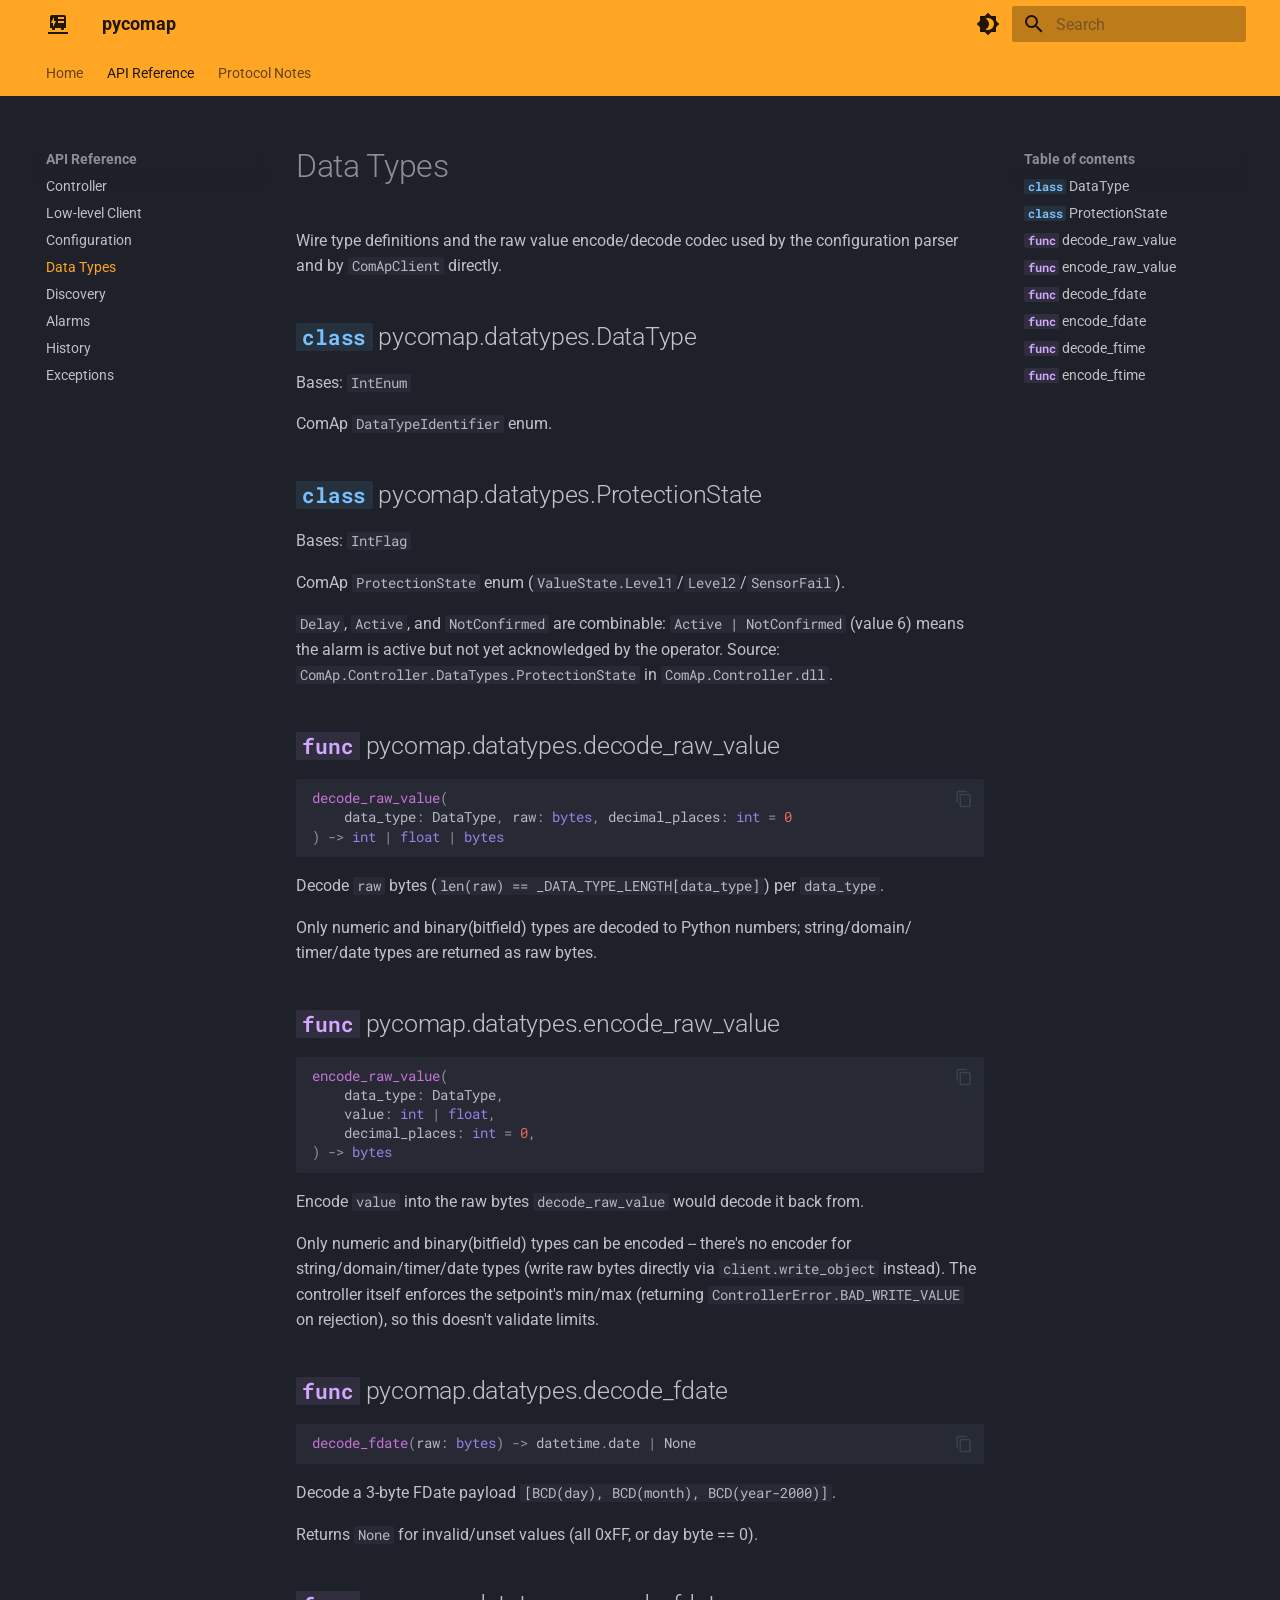
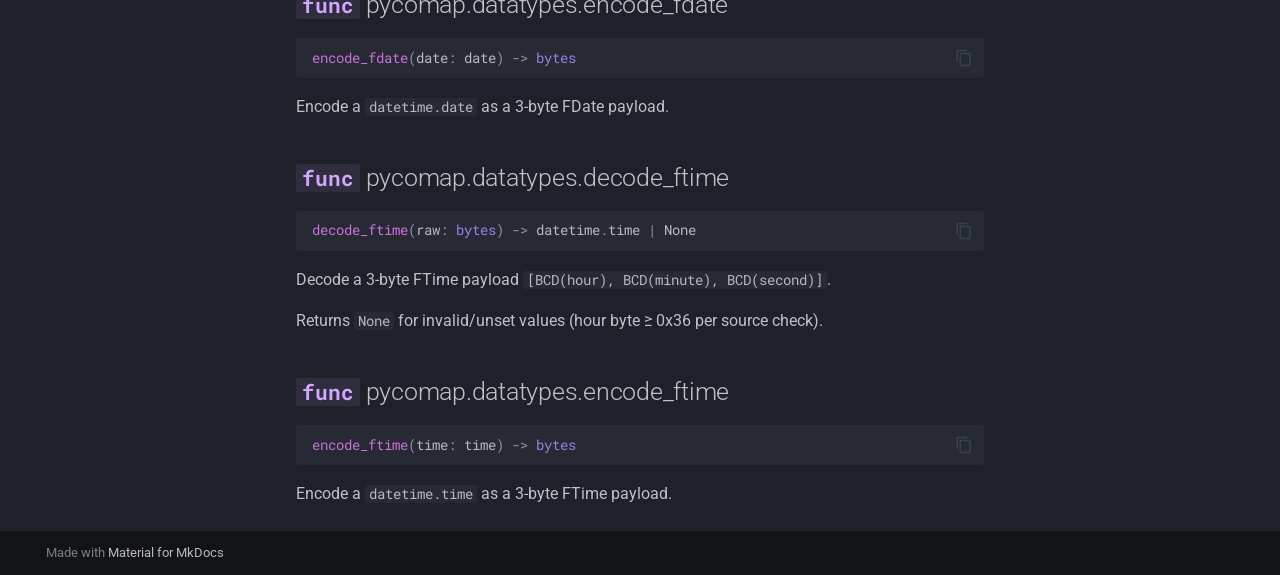
<file: api/datatypes/index.html>
<!doctype html>
<html lang="en" class="no-js">
  <head>
    
      <meta charset="utf-8">
      <meta name="viewport" content="width=device-width,initial-scale=1">
      
        <meta name="description" content="Async Python client for ComAp controllers">
      
      
      
        <link rel="canonical" href="https://igor-panteleev.github.io/pycomap/api/datatypes/">
      
      
        <link rel="prev" href="../configuration/">
      
      
        <link rel="next" href="../discovery/">
      
      
        
      
      
      <link rel="icon" href="../../assets/images/favicon.png">
      <meta name="generator" content="mkdocs-1.6.1, mkdocs-material-9.7.6">
    
    
      
        <title>Data Types - pycomap</title>
      
    
    
      <link rel="stylesheet" href="../../assets/stylesheets/main.484c7ddc.min.css">
      
        
        <link rel="stylesheet" href="../../assets/stylesheets/palette.ab4e12ef.min.css">
      
      


    
    
      
    
    
      
        
        
        <link rel="preconnect" href="https://fonts.gstatic.com" crossorigin>
        <link rel="stylesheet" href="https://fonts.googleapis.com/css?family=Roboto:300,300i,400,400i,700,700i%7CRoboto+Mono:400,400i,700,700i&display=fallback">
        <style>:root{--md-text-font:"Roboto";--md-code-font:"Roboto Mono"}</style>
      
    
    
      <link rel="stylesheet" href="../../assets/_mkdocstrings.css">
    
    <script>__md_scope=new URL("../..",location),__md_hash=e=>[...e].reduce(((e,_)=>(e<<5)-e+_.charCodeAt(0)),0),__md_get=(e,_=localStorage,t=__md_scope)=>JSON.parse(_.getItem(t.pathname+"."+e)),__md_set=(e,_,t=localStorage,a=__md_scope)=>{try{t.setItem(a.pathname+"."+e,JSON.stringify(_))}catch(e){}}</script>
    
      

    
    
  </head>
  
  
    
    
      
    
    
    
    
    <body dir="ltr" data-md-color-scheme="slate" data-md-color-primary="orange" data-md-color-accent="indigo">
  
    
    <input class="md-toggle" data-md-toggle="drawer" type="checkbox" id="__drawer" autocomplete="off">
    <input class="md-toggle" data-md-toggle="search" type="checkbox" id="__search" autocomplete="off">
    <label class="md-overlay" for="__drawer"></label>
    <div data-md-component="skip">
      
        
        <a href="#data-types" class="md-skip">
          Skip to content
        </a>
      
    </div>
    <div data-md-component="announce">
      
    </div>
    
    
      

<header class="md-header" data-md-component="header">
  <nav class="md-header__inner md-grid" aria-label="Header">
    <a href="../.." title="pycomap" class="md-header__button md-logo" aria-label="pycomap" data-md-component="logo">
      
  
  <svg xmlns="http://www.w3.org/2000/svg" viewBox="0 0 24 24"><path d="M6 3a2 2 0 0 0-2 2v11h2v1c0 .55.45 1 1 1h1c.55 0 1-.45 1-1v-1h6v1c0 .55.45 1 1 1h1c.55 0 1-.45 1-1v-1h2V5a2 2 0 0 0-2-2zm6 4V5h6v2zm0 2h6v2h-6zM8 5v4h2l-3 6v-4H5zm14 15v2H2v-2z"/></svg>

    </a>
    <label class="md-header__button md-icon" for="__drawer">
      
      <svg xmlns="http://www.w3.org/2000/svg" viewBox="0 0 24 24"><path d="M3 6h18v2H3zm0 5h18v2H3zm0 5h18v2H3z"/></svg>
    </label>
    <div class="md-header__title" data-md-component="header-title">
      <div class="md-header__ellipsis">
        <div class="md-header__topic">
          <span class="md-ellipsis">
            pycomap
          </span>
        </div>
        <div class="md-header__topic" data-md-component="header-topic">
          <span class="md-ellipsis">
            
              Data Types
            
          </span>
        </div>
      </div>
    </div>
    
      
        <form class="md-header__option" data-md-component="palette">
  
    
    
    
    <input class="md-option" data-md-color-media="" data-md-color-scheme="slate" data-md-color-primary="orange" data-md-color-accent="indigo"  aria-label="Switch to light mode"  type="radio" name="__palette" id="__palette_0">
    
      <label class="md-header__button md-icon" title="Switch to light mode" for="__palette_1" hidden>
        <svg xmlns="http://www.w3.org/2000/svg" viewBox="0 0 24 24"><path d="M12 18c-.89 0-1.74-.2-2.5-.55C11.56 16.5 13 14.42 13 12s-1.44-4.5-3.5-5.45C10.26 6.2 11.11 6 12 6a6 6 0 0 1 6 6 6 6 0 0 1-6 6m8-9.31V4h-4.69L12 .69 8.69 4H4v4.69L.69 12 4 15.31V20h4.69L12 23.31 15.31 20H20v-4.69L23.31 12z"/></svg>
      </label>
    
  
    
    
    
    <input class="md-option" data-md-color-media="" data-md-color-scheme="default" data-md-color-primary="orange" data-md-color-accent="indigo"  aria-label="Switch to dark mode"  type="radio" name="__palette" id="__palette_1">
    
      <label class="md-header__button md-icon" title="Switch to dark mode" for="__palette_0" hidden>
        <svg xmlns="http://www.w3.org/2000/svg" viewBox="0 0 24 24"><path d="M12 8a4 4 0 0 0-4 4 4 4 0 0 0 4 4 4 4 0 0 0 4-4 4 4 0 0 0-4-4m0 10a6 6 0 0 1-6-6 6 6 0 0 1 6-6 6 6 0 0 1 6 6 6 6 0 0 1-6 6m8-9.31V4h-4.69L12 .69 8.69 4H4v4.69L.69 12 4 15.31V20h4.69L12 23.31 15.31 20H20v-4.69L23.31 12z"/></svg>
      </label>
    
  
</form>
      
    
    
      <script>var palette=__md_get("__palette");if(palette&&palette.color){if("(prefers-color-scheme)"===palette.color.media){var media=matchMedia("(prefers-color-scheme: light)"),input=document.querySelector(media.matches?"[data-md-color-media='(prefers-color-scheme: light)']":"[data-md-color-media='(prefers-color-scheme: dark)']");palette.color.media=input.getAttribute("data-md-color-media"),palette.color.scheme=input.getAttribute("data-md-color-scheme"),palette.color.primary=input.getAttribute("data-md-color-primary"),palette.color.accent=input.getAttribute("data-md-color-accent")}for(var[key,value]of Object.entries(palette.color))document.body.setAttribute("data-md-color-"+key,value)}</script>
    
    
    
      
      
        <label class="md-header__button md-icon" for="__search">
          
          <svg xmlns="http://www.w3.org/2000/svg" viewBox="0 0 24 24"><path d="M9.5 3A6.5 6.5 0 0 1 16 9.5c0 1.61-.59 3.09-1.56 4.23l.27.27h.79l5 5-1.5 1.5-5-5v-.79l-.27-.27A6.52 6.52 0 0 1 9.5 16 6.5 6.5 0 0 1 3 9.5 6.5 6.5 0 0 1 9.5 3m0 2C7 5 5 7 5 9.5S7 14 9.5 14 14 12 14 9.5 12 5 9.5 5"/></svg>
        </label>
        <div class="md-search" data-md-component="search" role="dialog">
  <label class="md-search__overlay" for="__search"></label>
  <div class="md-search__inner" role="search">
    <form class="md-search__form" name="search">
      <input type="text" class="md-search__input" name="query" aria-label="Search" placeholder="Search" autocapitalize="off" autocorrect="off" autocomplete="off" spellcheck="false" data-md-component="search-query" required>
      <label class="md-search__icon md-icon" for="__search">
        
        <svg xmlns="http://www.w3.org/2000/svg" viewBox="0 0 24 24"><path d="M9.5 3A6.5 6.5 0 0 1 16 9.5c0 1.61-.59 3.09-1.56 4.23l.27.27h.79l5 5-1.5 1.5-5-5v-.79l-.27-.27A6.52 6.52 0 0 1 9.5 16 6.5 6.5 0 0 1 3 9.5 6.5 6.5 0 0 1 9.5 3m0 2C7 5 5 7 5 9.5S7 14 9.5 14 14 12 14 9.5 12 5 9.5 5"/></svg>
        
        <svg xmlns="http://www.w3.org/2000/svg" viewBox="0 0 24 24"><path d="M20 11v2H8l5.5 5.5-1.42 1.42L4.16 12l7.92-7.92L13.5 5.5 8 11z"/></svg>
      </label>
      <nav class="md-search__options" aria-label="Search">
        
        <button type="reset" class="md-search__icon md-icon" title="Clear" aria-label="Clear" tabindex="-1">
          
          <svg xmlns="http://www.w3.org/2000/svg" viewBox="0 0 24 24"><path d="M19 6.41 17.59 5 12 10.59 6.41 5 5 6.41 10.59 12 5 17.59 6.41 19 12 13.41 17.59 19 19 17.59 13.41 12z"/></svg>
        </button>
      </nav>
      
    </form>
    <div class="md-search__output">
      <div class="md-search__scrollwrap" tabindex="0" data-md-scrollfix>
        <div class="md-search-result" data-md-component="search-result">
          <div class="md-search-result__meta">
            Initializing search
          </div>
          <ol class="md-search-result__list" role="presentation"></ol>
        </div>
      </div>
    </div>
  </div>
</div>
      
    
    
  </nav>
  
</header>
    
    <div class="md-container" data-md-component="container">
      
      
        
          
            
<nav class="md-tabs" aria-label="Tabs" data-md-component="tabs">
  <div class="md-grid">
    <ul class="md-tabs__list">
      
        
  
  
  
  
    <li class="md-tabs__item">
      <a href="../.." class="md-tabs__link">
        
  
  
    
  
  Home

      </a>
    </li>
  

      
        
  
  
  
    
  
  
    
    
      <li class="md-tabs__item md-tabs__item--active">
        <a href="../controller/" class="md-tabs__link">
          
  
  
  API Reference

        </a>
      </li>
    
  

      
        
  
  
  
  
    <li class="md-tabs__item">
      <a href="../../protocol.md" class="md-tabs__link">
        
  
  
    
  
  Protocol Notes

      </a>
    </li>
  

      
    </ul>
  </div>
</nav>
          
        
      
      <main class="md-main" data-md-component="main">
        <div class="md-main__inner md-grid">
          
            
              
              <div class="md-sidebar md-sidebar--primary" data-md-component="sidebar" data-md-type="navigation" >
                <div class="md-sidebar__scrollwrap">
                  <div class="md-sidebar__inner">
                    


  


<nav class="md-nav md-nav--primary md-nav--lifted" aria-label="Navigation" data-md-level="0">
  <label class="md-nav__title" for="__drawer">
    <a href="../.." title="pycomap" class="md-nav__button md-logo" aria-label="pycomap" data-md-component="logo">
      
  
  <svg xmlns="http://www.w3.org/2000/svg" viewBox="0 0 24 24"><path d="M6 3a2 2 0 0 0-2 2v11h2v1c0 .55.45 1 1 1h1c.55 0 1-.45 1-1v-1h6v1c0 .55.45 1 1 1h1c.55 0 1-.45 1-1v-1h2V5a2 2 0 0 0-2-2zm6 4V5h6v2zm0 2h6v2h-6zM8 5v4h2l-3 6v-4H5zm14 15v2H2v-2z"/></svg>

    </a>
    pycomap
  </label>
  
  <ul class="md-nav__list" data-md-scrollfix>
    
      
      
  
  
  
  
    <li class="md-nav__item">
      <a href="../.." class="md-nav__link">
        
  
  
  <span class="md-ellipsis">
    
  
    Home
  

    
  </span>
  
  

      </a>
    </li>
  

    
      
      
  
  
    
  
  
  
    
    
    
    
      
        
        
      
      
        
      
    
    
    <li class="md-nav__item md-nav__item--active md-nav__item--section md-nav__item--nested">
      
        
        
        <input class="md-nav__toggle md-toggle " type="checkbox" id="__nav_2" checked>
        
          
          <label class="md-nav__link" for="__nav_2" id="__nav_2_label" tabindex="">
            
  
  
  <span class="md-ellipsis">
    
  
    API Reference
  

    
  </span>
  
  

            <span class="md-nav__icon md-icon"></span>
          </label>
        
        <nav class="md-nav" data-md-level="1" aria-labelledby="__nav_2_label" aria-expanded="true">
          <label class="md-nav__title" for="__nav_2">
            <span class="md-nav__icon md-icon"></span>
            
  
    API Reference
  

          </label>
          <ul class="md-nav__list" data-md-scrollfix>
            
              
                
  
  
  
  
    <li class="md-nav__item">
      <a href="../controller/" class="md-nav__link">
        
  
  
  <span class="md-ellipsis">
    
  
    Controller
  

    
  </span>
  
  

      </a>
    </li>
  

              
            
              
                
  
  
  
  
    <li class="md-nav__item">
      <a href="../client/" class="md-nav__link">
        
  
  
  <span class="md-ellipsis">
    
  
    Low-level Client
  

    
  </span>
  
  

      </a>
    </li>
  

              
            
              
                
  
  
  
  
    <li class="md-nav__item">
      <a href="../configuration/" class="md-nav__link">
        
  
  
  <span class="md-ellipsis">
    
  
    Configuration
  

    
  </span>
  
  

      </a>
    </li>
  

              
            
              
                
  
  
    
  
  
  
    <li class="md-nav__item md-nav__item--active">
      
      <input class="md-nav__toggle md-toggle" type="checkbox" id="__toc">
      
      
        
      
      
        <label class="md-nav__link md-nav__link--active" for="__toc">
          
  
  
  <span class="md-ellipsis">
    
  
    Data Types
  

    
  </span>
  
  

          <span class="md-nav__icon md-icon"></span>
        </label>
      
      <a href="./" class="md-nav__link md-nav__link--active">
        
  
  
  <span class="md-ellipsis">
    
  
    Data Types
  

    
  </span>
  
  

      </a>
      
        

<nav class="md-nav md-nav--secondary" aria-label="Table of contents">
  
  
  
    
  
  
    <label class="md-nav__title" for="__toc">
      <span class="md-nav__icon md-icon"></span>
      Table of contents
    </label>
    <ul class="md-nav__list" data-md-component="toc" data-md-scrollfix>
      
        <li class="md-nav__item">
  <a href="#pycomap.datatypes.DataType" class="md-nav__link">
    <span class="md-ellipsis">
      
        <code class="doc-symbol doc-symbol-toc doc-symbol-class"></code>&nbsp;DataType
      
    </span>
  </a>
  
</li>
      
        <li class="md-nav__item">
  <a href="#pycomap.datatypes.ProtectionState" class="md-nav__link">
    <span class="md-ellipsis">
      
        <code class="doc-symbol doc-symbol-toc doc-symbol-class"></code>&nbsp;ProtectionState
      
    </span>
  </a>
  
</li>
      
        <li class="md-nav__item">
  <a href="#pycomap.datatypes.decode_raw_value" class="md-nav__link">
    <span class="md-ellipsis">
      
        <code class="doc-symbol doc-symbol-toc doc-symbol-function"></code>&nbsp;decode_raw_value
      
    </span>
  </a>
  
</li>
      
        <li class="md-nav__item">
  <a href="#pycomap.datatypes.encode_raw_value" class="md-nav__link">
    <span class="md-ellipsis">
      
        <code class="doc-symbol doc-symbol-toc doc-symbol-function"></code>&nbsp;encode_raw_value
      
    </span>
  </a>
  
</li>
      
        <li class="md-nav__item">
  <a href="#pycomap.datatypes.decode_fdate" class="md-nav__link">
    <span class="md-ellipsis">
      
        <code class="doc-symbol doc-symbol-toc doc-symbol-function"></code>&nbsp;decode_fdate
      
    </span>
  </a>
  
</li>
      
        <li class="md-nav__item">
  <a href="#pycomap.datatypes.encode_fdate" class="md-nav__link">
    <span class="md-ellipsis">
      
        <code class="doc-symbol doc-symbol-toc doc-symbol-function"></code>&nbsp;encode_fdate
      
    </span>
  </a>
  
</li>
      
        <li class="md-nav__item">
  <a href="#pycomap.datatypes.decode_ftime" class="md-nav__link">
    <span class="md-ellipsis">
      
        <code class="doc-symbol doc-symbol-toc doc-symbol-function"></code>&nbsp;decode_ftime
      
    </span>
  </a>
  
</li>
      
        <li class="md-nav__item">
  <a href="#pycomap.datatypes.encode_ftime" class="md-nav__link">
    <span class="md-ellipsis">
      
        <code class="doc-symbol doc-symbol-toc doc-symbol-function"></code>&nbsp;encode_ftime
      
    </span>
  </a>
  
</li>
      
    </ul>
  
</nav>
      
    </li>
  

              
            
              
                
  
  
  
  
    <li class="md-nav__item">
      <a href="../discovery/" class="md-nav__link">
        
  
  
  <span class="md-ellipsis">
    
  
    Discovery
  

    
  </span>
  
  

      </a>
    </li>
  

              
            
              
                
  
  
  
  
    <li class="md-nav__item">
      <a href="../alarms/" class="md-nav__link">
        
  
  
  <span class="md-ellipsis">
    
  
    Alarms
  

    
  </span>
  
  

      </a>
    </li>
  

              
            
              
                
  
  
  
  
    <li class="md-nav__item">
      <a href="../history/" class="md-nav__link">
        
  
  
  <span class="md-ellipsis">
    
  
    History
  

    
  </span>
  
  

      </a>
    </li>
  

              
            
              
                
  
  
  
  
    <li class="md-nav__item">
      <a href="../exceptions/" class="md-nav__link">
        
  
  
  <span class="md-ellipsis">
    
  
    Exceptions
  

    
  </span>
  
  

      </a>
    </li>
  

              
            
          </ul>
        </nav>
      
    </li>
  

    
      
      
  
  
  
  
    <li class="md-nav__item">
      <a href="../../protocol.md" class="md-nav__link">
        
  
  
  <span class="md-ellipsis">
    
  
    Protocol Notes
  

    
  </span>
  
  

      </a>
    </li>
  

    
  </ul>
</nav>
                  </div>
                </div>
              </div>
            
            
              
              <div class="md-sidebar md-sidebar--secondary" data-md-component="sidebar" data-md-type="toc" >
                <div class="md-sidebar__scrollwrap">
                  <div class="md-sidebar__inner">
                    

<nav class="md-nav md-nav--secondary" aria-label="Table of contents">
  
  
  
    
  
  
    <label class="md-nav__title" for="__toc">
      <span class="md-nav__icon md-icon"></span>
      Table of contents
    </label>
    <ul class="md-nav__list" data-md-component="toc" data-md-scrollfix>
      
        <li class="md-nav__item">
  <a href="#pycomap.datatypes.DataType" class="md-nav__link">
    <span class="md-ellipsis">
      
        <code class="doc-symbol doc-symbol-toc doc-symbol-class"></code>&nbsp;DataType
      
    </span>
  </a>
  
</li>
      
        <li class="md-nav__item">
  <a href="#pycomap.datatypes.ProtectionState" class="md-nav__link">
    <span class="md-ellipsis">
      
        <code class="doc-symbol doc-symbol-toc doc-symbol-class"></code>&nbsp;ProtectionState
      
    </span>
  </a>
  
</li>
      
        <li class="md-nav__item">
  <a href="#pycomap.datatypes.decode_raw_value" class="md-nav__link">
    <span class="md-ellipsis">
      
        <code class="doc-symbol doc-symbol-toc doc-symbol-function"></code>&nbsp;decode_raw_value
      
    </span>
  </a>
  
</li>
      
        <li class="md-nav__item">
  <a href="#pycomap.datatypes.encode_raw_value" class="md-nav__link">
    <span class="md-ellipsis">
      
        <code class="doc-symbol doc-symbol-toc doc-symbol-function"></code>&nbsp;encode_raw_value
      
    </span>
  </a>
  
</li>
      
        <li class="md-nav__item">
  <a href="#pycomap.datatypes.decode_fdate" class="md-nav__link">
    <span class="md-ellipsis">
      
        <code class="doc-symbol doc-symbol-toc doc-symbol-function"></code>&nbsp;decode_fdate
      
    </span>
  </a>
  
</li>
      
        <li class="md-nav__item">
  <a href="#pycomap.datatypes.encode_fdate" class="md-nav__link">
    <span class="md-ellipsis">
      
        <code class="doc-symbol doc-symbol-toc doc-symbol-function"></code>&nbsp;encode_fdate
      
    </span>
  </a>
  
</li>
      
        <li class="md-nav__item">
  <a href="#pycomap.datatypes.decode_ftime" class="md-nav__link">
    <span class="md-ellipsis">
      
        <code class="doc-symbol doc-symbol-toc doc-symbol-function"></code>&nbsp;decode_ftime
      
    </span>
  </a>
  
</li>
      
        <li class="md-nav__item">
  <a href="#pycomap.datatypes.encode_ftime" class="md-nav__link">
    <span class="md-ellipsis">
      
        <code class="doc-symbol doc-symbol-toc doc-symbol-function"></code>&nbsp;encode_ftime
      
    </span>
  </a>
  
</li>
      
    </ul>
  
</nav>
                  </div>
                </div>
              </div>
            
          
          
            <div class="md-content" data-md-component="content">
              
              <article class="md-content__inner md-typeset">
                
                  



<h1 id="data-types">Data Types</h1>
<p>Wire type definitions and the raw value encode/decode codec used by the
configuration parser and by <code>ComApClient</code> directly.</p>


<div class="doc doc-object doc-class">



<h2 id="pycomap.datatypes.DataType" class="doc doc-heading">
<code class="doc-symbol doc-symbol-heading doc-symbol-class"></code>            <span class="doc doc-object-name doc-class-name">pycomap.datatypes.DataType</span>


</h2>


    <div class="doc doc-contents first">
            <p class="doc doc-class-bases">
              Bases: <code><span title="enum.IntEnum">IntEnum</span></code></p>



        <p>ComAp <code>DataTypeIdentifier</code> enum.</p>











<div class="doc doc-children">












  </div>

    </div>

</div>

<div class="doc doc-object doc-class">



<h2 id="pycomap.datatypes.ProtectionState" class="doc doc-heading">
<code class="doc-symbol doc-symbol-heading doc-symbol-class"></code>            <span class="doc doc-object-name doc-class-name">pycomap.datatypes.ProtectionState</span>


</h2>


    <div class="doc doc-contents first">
            <p class="doc doc-class-bases">
              Bases: <code><span title="enum.IntFlag">IntFlag</span></code></p>



        <p>ComAp <code>ProtectionState</code> enum (<code>ValueState.Level1</code>/<code>Level2</code>/<code>SensorFail</code>).</p>
<p><code>Delay</code>, <code>Active</code>, and <code>NotConfirmed</code> are combinable: <code>Active | NotConfirmed</code>
(value 6) means the alarm is active but not yet acknowledged by the operator.
Source: <code>ComAp.Controller.DataTypes.ProtectionState</code> in <code>ComAp.Controller.dll</code>.</p>











<div class="doc doc-children">












  </div>

    </div>

</div>

<div class="doc doc-object doc-function">


<h2 id="pycomap.datatypes.decode_raw_value" class="doc doc-heading">
<code class="doc-symbol doc-symbol-heading doc-symbol-function"></code>            <span class="doc doc-object-name doc-function-name">pycomap.datatypes.decode_raw_value</span>


</h2>
<div class="doc-signature highlight"><pre><span></span><code><a id="__codelineno-0-1" name="__codelineno-0-1" href="#__codelineno-0-1"></a><span class="nf">decode_raw_value</span><span class="p">(</span>
<a id="__codelineno-0-2" name="__codelineno-0-2" href="#__codelineno-0-2"></a>    <span class="n">data_type</span><span class="p">:</span> <span class="n">DataType</span><span class="p">,</span> <span class="n">raw</span><span class="p">:</span> <span class="nb">bytes</span><span class="p">,</span> <span class="n">decimal_places</span><span class="p">:</span> <span class="nb">int</span> <span class="o">=</span> <span class="mi">0</span>
<a id="__codelineno-0-3" name="__codelineno-0-3" href="#__codelineno-0-3"></a><span class="p">)</span> <span class="o">-&gt;</span> <span class="nb">int</span> <span class="o">|</span> <span class="nb">float</span> <span class="o">|</span> <span class="nb">bytes</span>
</code></pre></div>

    <div class="doc doc-contents first">

        <p>Decode <code>raw</code> bytes (<code>len(raw) == _DATA_TYPE_LENGTH[data_type]</code>) per <code>data_type</code>.</p>
<p>Only numeric and binary(bitfield) types are decoded to Python numbers; string/domain/
timer/date types are returned as raw bytes.</p>


    </div>

</div>

<div class="doc doc-object doc-function">


<h2 id="pycomap.datatypes.encode_raw_value" class="doc doc-heading">
<code class="doc-symbol doc-symbol-heading doc-symbol-function"></code>            <span class="doc doc-object-name doc-function-name">pycomap.datatypes.encode_raw_value</span>


</h2>
<div class="doc-signature highlight"><pre><span></span><code><a id="__codelineno-0-1" name="__codelineno-0-1" href="#__codelineno-0-1"></a><span class="nf">encode_raw_value</span><span class="p">(</span>
<a id="__codelineno-0-2" name="__codelineno-0-2" href="#__codelineno-0-2"></a>    <span class="n">data_type</span><span class="p">:</span> <span class="n">DataType</span><span class="p">,</span>
<a id="__codelineno-0-3" name="__codelineno-0-3" href="#__codelineno-0-3"></a>    <span class="n">value</span><span class="p">:</span> <span class="nb">int</span> <span class="o">|</span> <span class="nb">float</span><span class="p">,</span>
<a id="__codelineno-0-4" name="__codelineno-0-4" href="#__codelineno-0-4"></a>    <span class="n">decimal_places</span><span class="p">:</span> <span class="nb">int</span> <span class="o">=</span> <span class="mi">0</span><span class="p">,</span>
<a id="__codelineno-0-5" name="__codelineno-0-5" href="#__codelineno-0-5"></a><span class="p">)</span> <span class="o">-&gt;</span> <span class="nb">bytes</span>
</code></pre></div>

    <div class="doc doc-contents first">

        <p>Encode <code>value</code> into the raw bytes <code>decode_raw_value</code> would decode it back from.</p>
<p>Only numeric and binary(bitfield) types can be encoded -- there's no encoder for
string/domain/timer/date types (write raw bytes directly via <code>client.write_object</code>
instead). The controller itself enforces the setpoint's min/max (returning
<code>ControllerError.BAD_WRITE_VALUE</code> on rejection), so this doesn't validate limits.</p>


    </div>

</div>

<div class="doc doc-object doc-function">


<h2 id="pycomap.datatypes.decode_fdate" class="doc doc-heading">
<code class="doc-symbol doc-symbol-heading doc-symbol-function"></code>            <span class="doc doc-object-name doc-function-name">pycomap.datatypes.decode_fdate</span>


</h2>
<div class="doc-signature highlight"><pre><span></span><code><a id="__codelineno-0-1" name="__codelineno-0-1" href="#__codelineno-0-1"></a><span class="nf">decode_fdate</span><span class="p">(</span><span class="n">raw</span><span class="p">:</span> <span class="nb">bytes</span><span class="p">)</span> <span class="o">-&gt;</span> <span class="n">datetime</span><span class="o">.</span><span class="n">date</span> <span class="o">|</span> <span class="kc">None</span>
</code></pre></div>

    <div class="doc doc-contents first">

        <p>Decode a 3-byte FDate payload <code>[BCD(day), BCD(month), BCD(year-2000)]</code>.</p>
<p>Returns <code>None</code> for invalid/unset values (all 0xFF, or day byte == 0).</p>


    </div>

</div>

<div class="doc doc-object doc-function">


<h2 id="pycomap.datatypes.encode_fdate" class="doc doc-heading">
<code class="doc-symbol doc-symbol-heading doc-symbol-function"></code>            <span class="doc doc-object-name doc-function-name">pycomap.datatypes.encode_fdate</span>


</h2>
<div class="doc-signature highlight"><pre><span></span><code><a id="__codelineno-0-1" name="__codelineno-0-1" href="#__codelineno-0-1"></a><span class="nf">encode_fdate</span><span class="p">(</span><span class="n">date</span><span class="p">:</span> <span class="n">date</span><span class="p">)</span> <span class="o">-&gt;</span> <span class="nb">bytes</span>
</code></pre></div>

    <div class="doc doc-contents first">

        <p>Encode a <code>datetime.date</code> as a 3-byte FDate payload.</p>


    </div>

</div>

<div class="doc doc-object doc-function">


<h2 id="pycomap.datatypes.decode_ftime" class="doc doc-heading">
<code class="doc-symbol doc-symbol-heading doc-symbol-function"></code>            <span class="doc doc-object-name doc-function-name">pycomap.datatypes.decode_ftime</span>


</h2>
<div class="doc-signature highlight"><pre><span></span><code><a id="__codelineno-0-1" name="__codelineno-0-1" href="#__codelineno-0-1"></a><span class="nf">decode_ftime</span><span class="p">(</span><span class="n">raw</span><span class="p">:</span> <span class="nb">bytes</span><span class="p">)</span> <span class="o">-&gt;</span> <span class="n">datetime</span><span class="o">.</span><span class="n">time</span> <span class="o">|</span> <span class="kc">None</span>
</code></pre></div>

    <div class="doc doc-contents first">

        <p>Decode a 3-byte FTime payload <code>[BCD(hour), BCD(minute), BCD(second)]</code>.</p>
<p>Returns <code>None</code> for invalid/unset values (hour byte ≥ 0x36 per source check).</p>


    </div>

</div>

<div class="doc doc-object doc-function">


<h2 id="pycomap.datatypes.encode_ftime" class="doc doc-heading">
<code class="doc-symbol doc-symbol-heading doc-symbol-function"></code>            <span class="doc doc-object-name doc-function-name">pycomap.datatypes.encode_ftime</span>


</h2>
<div class="doc-signature highlight"><pre><span></span><code><a id="__codelineno-0-1" name="__codelineno-0-1" href="#__codelineno-0-1"></a><span class="nf">encode_ftime</span><span class="p">(</span><span class="n">time</span><span class="p">:</span> <span class="n">time</span><span class="p">)</span> <span class="o">-&gt;</span> <span class="nb">bytes</span>
</code></pre></div>

    <div class="doc doc-contents first">

        <p>Encode a <code>datetime.time</code> as a 3-byte FTime payload.</p>


    </div>

</div>












                
              </article>
            </div>
          
          
<script>var target=document.getElementById(location.hash.slice(1));target&&target.name&&(target.checked=target.name.startsWith("__tabbed_"))</script>
        </div>
        
          <button type="button" class="md-top md-icon" data-md-component="top" hidden>
  
  <svg xmlns="http://www.w3.org/2000/svg" viewBox="0 0 24 24"><path d="M13 20h-2V8l-5.5 5.5-1.42-1.42L12 4.16l7.92 7.92-1.42 1.42L13 8z"/></svg>
  Back to top
</button>
        
      </main>
      
        <footer class="md-footer">
  
  <div class="md-footer-meta md-typeset">
    <div class="md-footer-meta__inner md-grid">
      <div class="md-copyright">
  
  
    Made with
    <a href="https://squidfunk.github.io/mkdocs-material/" target="_blank" rel="noopener">
      Material for MkDocs
    </a>
  
</div>
      
    </div>
  </div>
</footer>
      
    </div>
    <div class="md-dialog" data-md-component="dialog">
      <div class="md-dialog__inner md-typeset"></div>
    </div>
    
    
    
      
      
      <script id="__config" type="application/json">{"annotate": null, "base": "../..", "features": ["navigation.tabs", "navigation.sections", "navigation.top", "content.code.copy", "content.code.annotate"], "search": "../../assets/javascripts/workers/search.2c215733.min.js", "tags": null, "translations": {"clipboard.copied": "Copied to clipboard", "clipboard.copy": "Copy to clipboard", "search.result.more.one": "1 more on this page", "search.result.more.other": "# more on this page", "search.result.none": "No matching documents", "search.result.one": "1 matching document", "search.result.other": "# matching documents", "search.result.placeholder": "Type to start searching", "search.result.term.missing": "Missing", "select.version": "Select version"}, "version": null}</script>
    
    
      <script src="../../assets/javascripts/bundle.79ae519e.min.js"></script>
      
    
  </body>
</html>
</file>
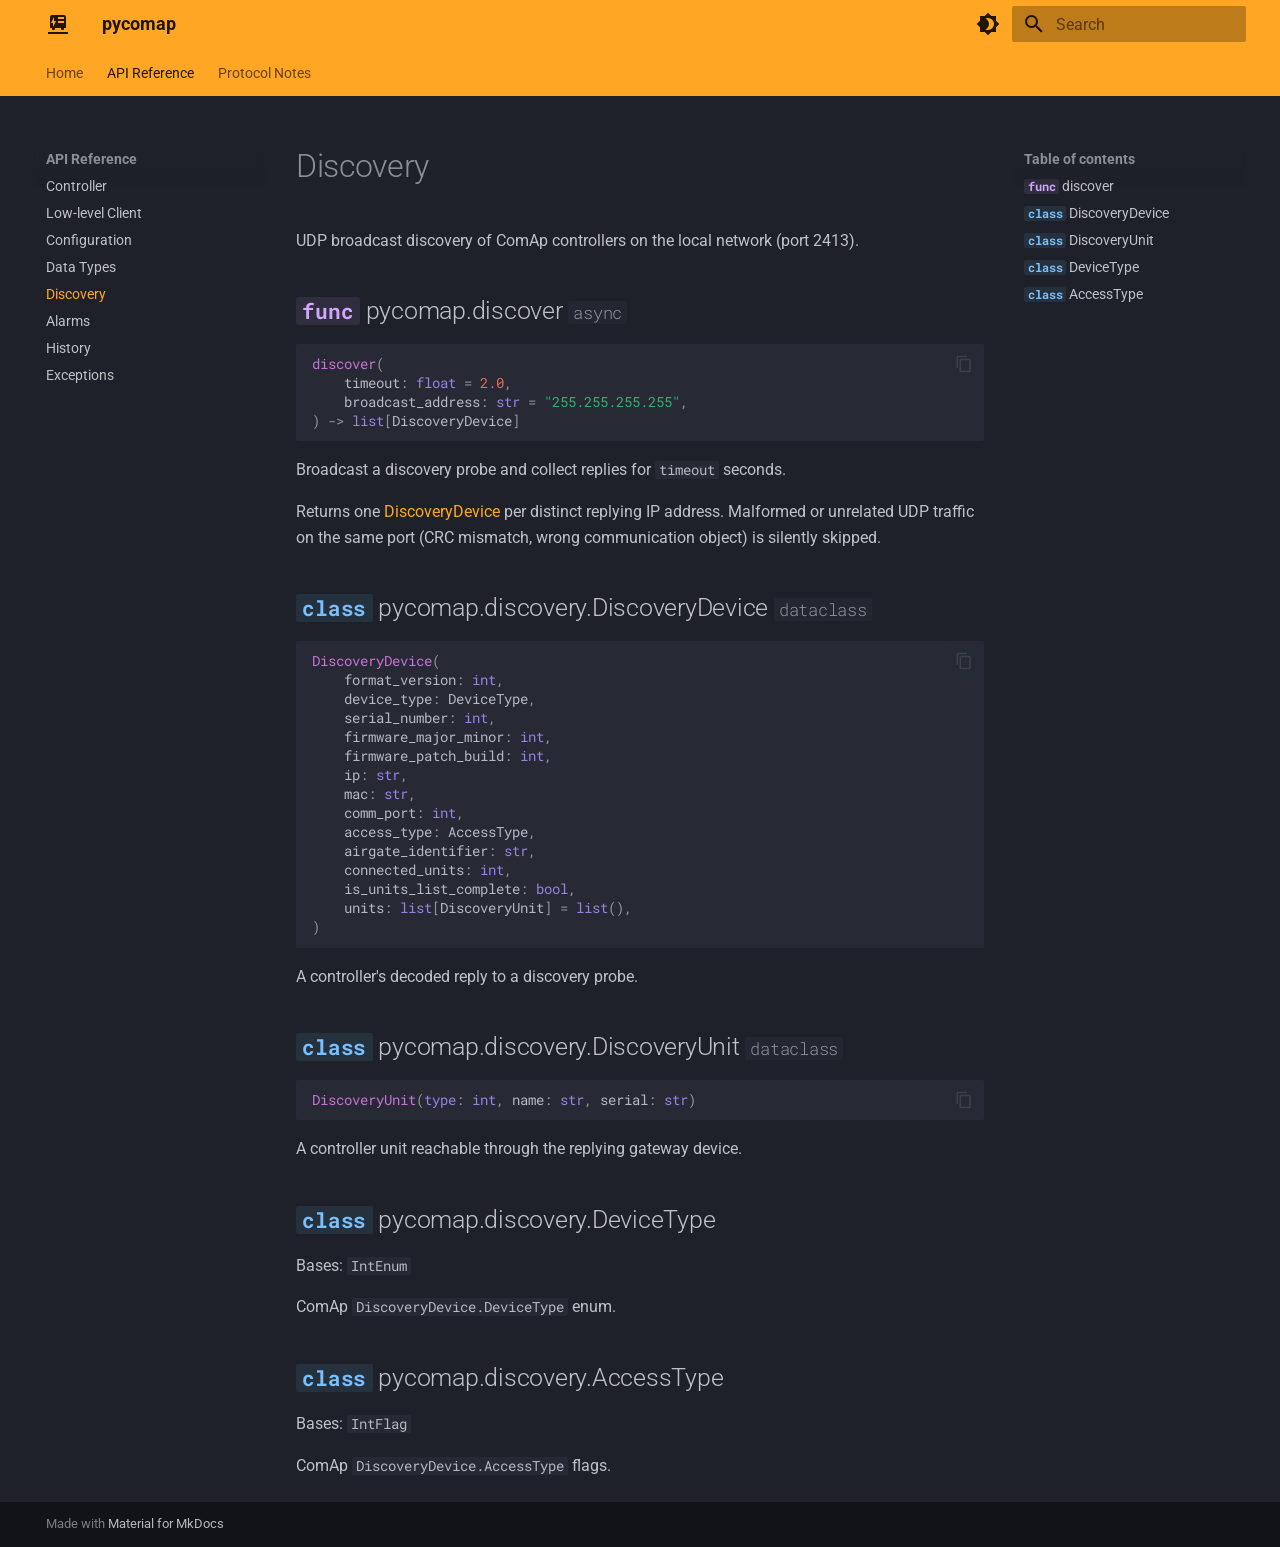
<file: api/discovery/index.html>
<!doctype html>
<html lang="en" class="no-js">
  <head>
    
      <meta charset="utf-8">
      <meta name="viewport" content="width=device-width,initial-scale=1">
      
        <meta name="description" content="Async Python client for ComAp controllers">
      
      
      
        <link rel="canonical" href="https://igor-panteleev.github.io/pycomap/api/discovery/">
      
      
        <link rel="prev" href="../datatypes/">
      
      
        <link rel="next" href="../alarms/">
      
      
        
      
      
      <link rel="icon" href="../../assets/images/favicon.png">
      <meta name="generator" content="mkdocs-1.6.1, mkdocs-material-9.7.6">
    
    
      
        <title>Discovery - pycomap</title>
      
    
    
      <link rel="stylesheet" href="../../assets/stylesheets/main.484c7ddc.min.css">
      
        
        <link rel="stylesheet" href="../../assets/stylesheets/palette.ab4e12ef.min.css">
      
      


    
    
      
    
    
      
        
        
        <link rel="preconnect" href="https://fonts.gstatic.com" crossorigin>
        <link rel="stylesheet" href="https://fonts.googleapis.com/css?family=Roboto:300,300i,400,400i,700,700i%7CRoboto+Mono:400,400i,700,700i&display=fallback">
        <style>:root{--md-text-font:"Roboto";--md-code-font:"Roboto Mono"}</style>
      
    
    
      <link rel="stylesheet" href="../../assets/_mkdocstrings.css">
    
    <script>__md_scope=new URL("../..",location),__md_hash=e=>[...e].reduce(((e,_)=>(e<<5)-e+_.charCodeAt(0)),0),__md_get=(e,_=localStorage,t=__md_scope)=>JSON.parse(_.getItem(t.pathname+"."+e)),__md_set=(e,_,t=localStorage,a=__md_scope)=>{try{t.setItem(a.pathname+"."+e,JSON.stringify(_))}catch(e){}}</script>
    
      

    
    
  </head>
  
  
    
    
      
    
    
    
    
    <body dir="ltr" data-md-color-scheme="slate" data-md-color-primary="orange" data-md-color-accent="indigo">
  
    
    <input class="md-toggle" data-md-toggle="drawer" type="checkbox" id="__drawer" autocomplete="off">
    <input class="md-toggle" data-md-toggle="search" type="checkbox" id="__search" autocomplete="off">
    <label class="md-overlay" for="__drawer"></label>
    <div data-md-component="skip">
      
        
        <a href="#discovery" class="md-skip">
          Skip to content
        </a>
      
    </div>
    <div data-md-component="announce">
      
    </div>
    
    
      

<header class="md-header" data-md-component="header">
  <nav class="md-header__inner md-grid" aria-label="Header">
    <a href="../.." title="pycomap" class="md-header__button md-logo" aria-label="pycomap" data-md-component="logo">
      
  
  <svg xmlns="http://www.w3.org/2000/svg" viewBox="0 0 24 24"><path d="M6 3a2 2 0 0 0-2 2v11h2v1c0 .55.45 1 1 1h1c.55 0 1-.45 1-1v-1h6v1c0 .55.45 1 1 1h1c.55 0 1-.45 1-1v-1h2V5a2 2 0 0 0-2-2zm6 4V5h6v2zm0 2h6v2h-6zM8 5v4h2l-3 6v-4H5zm14 15v2H2v-2z"/></svg>

    </a>
    <label class="md-header__button md-icon" for="__drawer">
      
      <svg xmlns="http://www.w3.org/2000/svg" viewBox="0 0 24 24"><path d="M3 6h18v2H3zm0 5h18v2H3zm0 5h18v2H3z"/></svg>
    </label>
    <div class="md-header__title" data-md-component="header-title">
      <div class="md-header__ellipsis">
        <div class="md-header__topic">
          <span class="md-ellipsis">
            pycomap
          </span>
        </div>
        <div class="md-header__topic" data-md-component="header-topic">
          <span class="md-ellipsis">
            
              Discovery
            
          </span>
        </div>
      </div>
    </div>
    
      
        <form class="md-header__option" data-md-component="palette">
  
    
    
    
    <input class="md-option" data-md-color-media="" data-md-color-scheme="slate" data-md-color-primary="orange" data-md-color-accent="indigo"  aria-label="Switch to light mode"  type="radio" name="__palette" id="__palette_0">
    
      <label class="md-header__button md-icon" title="Switch to light mode" for="__palette_1" hidden>
        <svg xmlns="http://www.w3.org/2000/svg" viewBox="0 0 24 24"><path d="M12 18c-.89 0-1.74-.2-2.5-.55C11.56 16.5 13 14.42 13 12s-1.44-4.5-3.5-5.45C10.26 6.2 11.11 6 12 6a6 6 0 0 1 6 6 6 6 0 0 1-6 6m8-9.31V4h-4.69L12 .69 8.69 4H4v4.69L.69 12 4 15.31V20h4.69L12 23.31 15.31 20H20v-4.69L23.31 12z"/></svg>
      </label>
    
  
    
    
    
    <input class="md-option" data-md-color-media="" data-md-color-scheme="default" data-md-color-primary="orange" data-md-color-accent="indigo"  aria-label="Switch to dark mode"  type="radio" name="__palette" id="__palette_1">
    
      <label class="md-header__button md-icon" title="Switch to dark mode" for="__palette_0" hidden>
        <svg xmlns="http://www.w3.org/2000/svg" viewBox="0 0 24 24"><path d="M12 8a4 4 0 0 0-4 4 4 4 0 0 0 4 4 4 4 0 0 0 4-4 4 4 0 0 0-4-4m0 10a6 6 0 0 1-6-6 6 6 0 0 1 6-6 6 6 0 0 1 6 6 6 6 0 0 1-6 6m8-9.31V4h-4.69L12 .69 8.69 4H4v4.69L.69 12 4 15.31V20h4.69L12 23.31 15.31 20H20v-4.69L23.31 12z"/></svg>
      </label>
    
  
</form>
      
    
    
      <script>var palette=__md_get("__palette");if(palette&&palette.color){if("(prefers-color-scheme)"===palette.color.media){var media=matchMedia("(prefers-color-scheme: light)"),input=document.querySelector(media.matches?"[data-md-color-media='(prefers-color-scheme: light)']":"[data-md-color-media='(prefers-color-scheme: dark)']");palette.color.media=input.getAttribute("data-md-color-media"),palette.color.scheme=input.getAttribute("data-md-color-scheme"),palette.color.primary=input.getAttribute("data-md-color-primary"),palette.color.accent=input.getAttribute("data-md-color-accent")}for(var[key,value]of Object.entries(palette.color))document.body.setAttribute("data-md-color-"+key,value)}</script>
    
    
    
      
      
        <label class="md-header__button md-icon" for="__search">
          
          <svg xmlns="http://www.w3.org/2000/svg" viewBox="0 0 24 24"><path d="M9.5 3A6.5 6.5 0 0 1 16 9.5c0 1.61-.59 3.09-1.56 4.23l.27.27h.79l5 5-1.5 1.5-5-5v-.79l-.27-.27A6.52 6.52 0 0 1 9.5 16 6.5 6.5 0 0 1 3 9.5 6.5 6.5 0 0 1 9.5 3m0 2C7 5 5 7 5 9.5S7 14 9.5 14 14 12 14 9.5 12 5 9.5 5"/></svg>
        </label>
        <div class="md-search" data-md-component="search" role="dialog">
  <label class="md-search__overlay" for="__search"></label>
  <div class="md-search__inner" role="search">
    <form class="md-search__form" name="search">
      <input type="text" class="md-search__input" name="query" aria-label="Search" placeholder="Search" autocapitalize="off" autocorrect="off" autocomplete="off" spellcheck="false" data-md-component="search-query" required>
      <label class="md-search__icon md-icon" for="__search">
        
        <svg xmlns="http://www.w3.org/2000/svg" viewBox="0 0 24 24"><path d="M9.5 3A6.5 6.5 0 0 1 16 9.5c0 1.61-.59 3.09-1.56 4.23l.27.27h.79l5 5-1.5 1.5-5-5v-.79l-.27-.27A6.52 6.52 0 0 1 9.5 16 6.5 6.5 0 0 1 3 9.5 6.5 6.5 0 0 1 9.5 3m0 2C7 5 5 7 5 9.5S7 14 9.5 14 14 12 14 9.5 12 5 9.5 5"/></svg>
        
        <svg xmlns="http://www.w3.org/2000/svg" viewBox="0 0 24 24"><path d="M20 11v2H8l5.5 5.5-1.42 1.42L4.16 12l7.92-7.92L13.5 5.5 8 11z"/></svg>
      </label>
      <nav class="md-search__options" aria-label="Search">
        
        <button type="reset" class="md-search__icon md-icon" title="Clear" aria-label="Clear" tabindex="-1">
          
          <svg xmlns="http://www.w3.org/2000/svg" viewBox="0 0 24 24"><path d="M19 6.41 17.59 5 12 10.59 6.41 5 5 6.41 10.59 12 5 17.59 6.41 19 12 13.41 17.59 19 19 17.59 13.41 12z"/></svg>
        </button>
      </nav>
      
    </form>
    <div class="md-search__output">
      <div class="md-search__scrollwrap" tabindex="0" data-md-scrollfix>
        <div class="md-search-result" data-md-component="search-result">
          <div class="md-search-result__meta">
            Initializing search
          </div>
          <ol class="md-search-result__list" role="presentation"></ol>
        </div>
      </div>
    </div>
  </div>
</div>
      
    
    
  </nav>
  
</header>
    
    <div class="md-container" data-md-component="container">
      
      
        
          
            
<nav class="md-tabs" aria-label="Tabs" data-md-component="tabs">
  <div class="md-grid">
    <ul class="md-tabs__list">
      
        
  
  
  
  
    <li class="md-tabs__item">
      <a href="../.." class="md-tabs__link">
        
  
  
    
  
  Home

      </a>
    </li>
  

      
        
  
  
  
    
  
  
    
    
      <li class="md-tabs__item md-tabs__item--active">
        <a href="../controller/" class="md-tabs__link">
          
  
  
  API Reference

        </a>
      </li>
    
  

      
        
  
  
  
  
    <li class="md-tabs__item">
      <a href="../../protocol.md" class="md-tabs__link">
        
  
  
    
  
  Protocol Notes

      </a>
    </li>
  

      
    </ul>
  </div>
</nav>
          
        
      
      <main class="md-main" data-md-component="main">
        <div class="md-main__inner md-grid">
          
            
              
              <div class="md-sidebar md-sidebar--primary" data-md-component="sidebar" data-md-type="navigation" >
                <div class="md-sidebar__scrollwrap">
                  <div class="md-sidebar__inner">
                    


  


<nav class="md-nav md-nav--primary md-nav--lifted" aria-label="Navigation" data-md-level="0">
  <label class="md-nav__title" for="__drawer">
    <a href="../.." title="pycomap" class="md-nav__button md-logo" aria-label="pycomap" data-md-component="logo">
      
  
  <svg xmlns="http://www.w3.org/2000/svg" viewBox="0 0 24 24"><path d="M6 3a2 2 0 0 0-2 2v11h2v1c0 .55.45 1 1 1h1c.55 0 1-.45 1-1v-1h6v1c0 .55.45 1 1 1h1c.55 0 1-.45 1-1v-1h2V5a2 2 0 0 0-2-2zm6 4V5h6v2zm0 2h6v2h-6zM8 5v4h2l-3 6v-4H5zm14 15v2H2v-2z"/></svg>

    </a>
    pycomap
  </label>
  
  <ul class="md-nav__list" data-md-scrollfix>
    
      
      
  
  
  
  
    <li class="md-nav__item">
      <a href="../.." class="md-nav__link">
        
  
  
  <span class="md-ellipsis">
    
  
    Home
  

    
  </span>
  
  

      </a>
    </li>
  

    
      
      
  
  
    
  
  
  
    
    
    
    
      
        
        
      
      
        
      
    
    
    <li class="md-nav__item md-nav__item--active md-nav__item--section md-nav__item--nested">
      
        
        
        <input class="md-nav__toggle md-toggle " type="checkbox" id="__nav_2" checked>
        
          
          <label class="md-nav__link" for="__nav_2" id="__nav_2_label" tabindex="">
            
  
  
  <span class="md-ellipsis">
    
  
    API Reference
  

    
  </span>
  
  

            <span class="md-nav__icon md-icon"></span>
          </label>
        
        <nav class="md-nav" data-md-level="1" aria-labelledby="__nav_2_label" aria-expanded="true">
          <label class="md-nav__title" for="__nav_2">
            <span class="md-nav__icon md-icon"></span>
            
  
    API Reference
  

          </label>
          <ul class="md-nav__list" data-md-scrollfix>
            
              
                
  
  
  
  
    <li class="md-nav__item">
      <a href="../controller/" class="md-nav__link">
        
  
  
  <span class="md-ellipsis">
    
  
    Controller
  

    
  </span>
  
  

      </a>
    </li>
  

              
            
              
                
  
  
  
  
    <li class="md-nav__item">
      <a href="../client/" class="md-nav__link">
        
  
  
  <span class="md-ellipsis">
    
  
    Low-level Client
  

    
  </span>
  
  

      </a>
    </li>
  

              
            
              
                
  
  
  
  
    <li class="md-nav__item">
      <a href="../configuration/" class="md-nav__link">
        
  
  
  <span class="md-ellipsis">
    
  
    Configuration
  

    
  </span>
  
  

      </a>
    </li>
  

              
            
              
                
  
  
  
  
    <li class="md-nav__item">
      <a href="../datatypes/" class="md-nav__link">
        
  
  
  <span class="md-ellipsis">
    
  
    Data Types
  

    
  </span>
  
  

      </a>
    </li>
  

              
            
              
                
  
  
    
  
  
  
    <li class="md-nav__item md-nav__item--active">
      
      <input class="md-nav__toggle md-toggle" type="checkbox" id="__toc">
      
      
        
      
      
        <label class="md-nav__link md-nav__link--active" for="__toc">
          
  
  
  <span class="md-ellipsis">
    
  
    Discovery
  

    
  </span>
  
  

          <span class="md-nav__icon md-icon"></span>
        </label>
      
      <a href="./" class="md-nav__link md-nav__link--active">
        
  
  
  <span class="md-ellipsis">
    
  
    Discovery
  

    
  </span>
  
  

      </a>
      
        

<nav class="md-nav md-nav--secondary" aria-label="Table of contents">
  
  
  
    
  
  
    <label class="md-nav__title" for="__toc">
      <span class="md-nav__icon md-icon"></span>
      Table of contents
    </label>
    <ul class="md-nav__list" data-md-component="toc" data-md-scrollfix>
      
        <li class="md-nav__item">
  <a href="#pycomap.discover" class="md-nav__link">
    <span class="md-ellipsis">
      
        <code class="doc-symbol doc-symbol-toc doc-symbol-function"></code>&nbsp;discover
      
    </span>
  </a>
  
</li>
      
        <li class="md-nav__item">
  <a href="#pycomap.discovery.DiscoveryDevice" class="md-nav__link">
    <span class="md-ellipsis">
      
        <code class="doc-symbol doc-symbol-toc doc-symbol-class"></code>&nbsp;DiscoveryDevice
      
    </span>
  </a>
  
</li>
      
        <li class="md-nav__item">
  <a href="#pycomap.discovery.DiscoveryUnit" class="md-nav__link">
    <span class="md-ellipsis">
      
        <code class="doc-symbol doc-symbol-toc doc-symbol-class"></code>&nbsp;DiscoveryUnit
      
    </span>
  </a>
  
</li>
      
        <li class="md-nav__item">
  <a href="#pycomap.discovery.DeviceType" class="md-nav__link">
    <span class="md-ellipsis">
      
        <code class="doc-symbol doc-symbol-toc doc-symbol-class"></code>&nbsp;DeviceType
      
    </span>
  </a>
  
</li>
      
        <li class="md-nav__item">
  <a href="#pycomap.discovery.AccessType" class="md-nav__link">
    <span class="md-ellipsis">
      
        <code class="doc-symbol doc-symbol-toc doc-symbol-class"></code>&nbsp;AccessType
      
    </span>
  </a>
  
</li>
      
    </ul>
  
</nav>
      
    </li>
  

              
            
              
                
  
  
  
  
    <li class="md-nav__item">
      <a href="../alarms/" class="md-nav__link">
        
  
  
  <span class="md-ellipsis">
    
  
    Alarms
  

    
  </span>
  
  

      </a>
    </li>
  

              
            
              
                
  
  
  
  
    <li class="md-nav__item">
      <a href="../history/" class="md-nav__link">
        
  
  
  <span class="md-ellipsis">
    
  
    History
  

    
  </span>
  
  

      </a>
    </li>
  

              
            
              
                
  
  
  
  
    <li class="md-nav__item">
      <a href="../exceptions/" class="md-nav__link">
        
  
  
  <span class="md-ellipsis">
    
  
    Exceptions
  

    
  </span>
  
  

      </a>
    </li>
  

              
            
          </ul>
        </nav>
      
    </li>
  

    
      
      
  
  
  
  
    <li class="md-nav__item">
      <a href="../../protocol.md" class="md-nav__link">
        
  
  
  <span class="md-ellipsis">
    
  
    Protocol Notes
  

    
  </span>
  
  

      </a>
    </li>
  

    
  </ul>
</nav>
                  </div>
                </div>
              </div>
            
            
              
              <div class="md-sidebar md-sidebar--secondary" data-md-component="sidebar" data-md-type="toc" >
                <div class="md-sidebar__scrollwrap">
                  <div class="md-sidebar__inner">
                    

<nav class="md-nav md-nav--secondary" aria-label="Table of contents">
  
  
  
    
  
  
    <label class="md-nav__title" for="__toc">
      <span class="md-nav__icon md-icon"></span>
      Table of contents
    </label>
    <ul class="md-nav__list" data-md-component="toc" data-md-scrollfix>
      
        <li class="md-nav__item">
  <a href="#pycomap.discover" class="md-nav__link">
    <span class="md-ellipsis">
      
        <code class="doc-symbol doc-symbol-toc doc-symbol-function"></code>&nbsp;discover
      
    </span>
  </a>
  
</li>
      
        <li class="md-nav__item">
  <a href="#pycomap.discovery.DiscoveryDevice" class="md-nav__link">
    <span class="md-ellipsis">
      
        <code class="doc-symbol doc-symbol-toc doc-symbol-class"></code>&nbsp;DiscoveryDevice
      
    </span>
  </a>
  
</li>
      
        <li class="md-nav__item">
  <a href="#pycomap.discovery.DiscoveryUnit" class="md-nav__link">
    <span class="md-ellipsis">
      
        <code class="doc-symbol doc-symbol-toc doc-symbol-class"></code>&nbsp;DiscoveryUnit
      
    </span>
  </a>
  
</li>
      
        <li class="md-nav__item">
  <a href="#pycomap.discovery.DeviceType" class="md-nav__link">
    <span class="md-ellipsis">
      
        <code class="doc-symbol doc-symbol-toc doc-symbol-class"></code>&nbsp;DeviceType
      
    </span>
  </a>
  
</li>
      
        <li class="md-nav__item">
  <a href="#pycomap.discovery.AccessType" class="md-nav__link">
    <span class="md-ellipsis">
      
        <code class="doc-symbol doc-symbol-toc doc-symbol-class"></code>&nbsp;AccessType
      
    </span>
  </a>
  
</li>
      
    </ul>
  
</nav>
                  </div>
                </div>
              </div>
            
          
          
            <div class="md-content" data-md-component="content">
              
              <article class="md-content__inner md-typeset">
                
                  



<h1 id="discovery">Discovery</h1>
<p>UDP broadcast discovery of ComAp controllers on the local network (port 2413).</p>


<div class="doc doc-object doc-function">


<h2 id="pycomap.discover" class="doc doc-heading">
<code class="doc-symbol doc-symbol-heading doc-symbol-function"></code>            <span class="doc doc-object-name doc-function-name">pycomap.discover</span>


  <span class="doc doc-labels">
      <small class="doc doc-label doc-label-async"><code>async</code></small>
  </span>

</h2>
<div class="doc-signature highlight"><pre><span></span><code><a id="__codelineno-0-1" name="__codelineno-0-1" href="#__codelineno-0-1"></a><span class="nf">discover</span><span class="p">(</span>
<a id="__codelineno-0-2" name="__codelineno-0-2" href="#__codelineno-0-2"></a>    <span class="n">timeout</span><span class="p">:</span> <span class="nb">float</span> <span class="o">=</span> <span class="mf">2.0</span><span class="p">,</span>
<a id="__codelineno-0-3" name="__codelineno-0-3" href="#__codelineno-0-3"></a>    <span class="n">broadcast_address</span><span class="p">:</span> <span class="nb">str</span> <span class="o">=</span> <span class="s2">&quot;255.255.255.255&quot;</span><span class="p">,</span>
<a id="__codelineno-0-4" name="__codelineno-0-4" href="#__codelineno-0-4"></a><span class="p">)</span> <span class="o">-&gt;</span> <span class="nb">list</span><span class="p">[</span><span class="n">DiscoveryDevice</span><span class="p">]</span>
</code></pre></div>

    <div class="doc doc-contents first">

        <p>Broadcast a discovery probe and collect replies for <code>timeout</code> seconds.</p>
<p>Returns one <a class="autorefs autorefs-internal" title="            pycomap.discovery.DiscoveryDevice


  
      dataclass
  " href="#pycomap.discovery.DiscoveryDevice">DiscoveryDevice</a> per distinct
replying IP address. Malformed or unrelated UDP traffic on the same port
(CRC mismatch, wrong communication object) is
silently skipped.</p>


    </div>

</div>

<div class="doc doc-object doc-class">



<h2 id="pycomap.discovery.DiscoveryDevice" class="doc doc-heading">
<code class="doc-symbol doc-symbol-heading doc-symbol-class"></code>            <span class="doc doc-object-name doc-class-name">pycomap.discovery.DiscoveryDevice</span>


  <span class="doc doc-labels">
      <small class="doc doc-label doc-label-dataclass"><code>dataclass</code></small>
  </span>

</h2>
<div class="doc-signature highlight"><pre><span></span><code><a id="__codelineno-0-1" name="__codelineno-0-1" href="#__codelineno-0-1"></a><span class="nf">DiscoveryDevice</span><span class="p">(</span>
<a id="__codelineno-0-2" name="__codelineno-0-2" href="#__codelineno-0-2"></a>    <span class="n">format_version</span><span class="p">:</span> <span class="nb">int</span><span class="p">,</span>
<a id="__codelineno-0-3" name="__codelineno-0-3" href="#__codelineno-0-3"></a>    <span class="n">device_type</span><span class="p">:</span> <span class="n">DeviceType</span><span class="p">,</span>
<a id="__codelineno-0-4" name="__codelineno-0-4" href="#__codelineno-0-4"></a>    <span class="n">serial_number</span><span class="p">:</span> <span class="nb">int</span><span class="p">,</span>
<a id="__codelineno-0-5" name="__codelineno-0-5" href="#__codelineno-0-5"></a>    <span class="n">firmware_major_minor</span><span class="p">:</span> <span class="nb">int</span><span class="p">,</span>
<a id="__codelineno-0-6" name="__codelineno-0-6" href="#__codelineno-0-6"></a>    <span class="n">firmware_patch_build</span><span class="p">:</span> <span class="nb">int</span><span class="p">,</span>
<a id="__codelineno-0-7" name="__codelineno-0-7" href="#__codelineno-0-7"></a>    <span class="n">ip</span><span class="p">:</span> <span class="nb">str</span><span class="p">,</span>
<a id="__codelineno-0-8" name="__codelineno-0-8" href="#__codelineno-0-8"></a>    <span class="n">mac</span><span class="p">:</span> <span class="nb">str</span><span class="p">,</span>
<a id="__codelineno-0-9" name="__codelineno-0-9" href="#__codelineno-0-9"></a>    <span class="n">comm_port</span><span class="p">:</span> <span class="nb">int</span><span class="p">,</span>
<a id="__codelineno-0-10" name="__codelineno-0-10" href="#__codelineno-0-10"></a>    <span class="n">access_type</span><span class="p">:</span> <span class="n">AccessType</span><span class="p">,</span>
<a id="__codelineno-0-11" name="__codelineno-0-11" href="#__codelineno-0-11"></a>    <span class="n">airgate_identifier</span><span class="p">:</span> <span class="nb">str</span><span class="p">,</span>
<a id="__codelineno-0-12" name="__codelineno-0-12" href="#__codelineno-0-12"></a>    <span class="n">connected_units</span><span class="p">:</span> <span class="nb">int</span><span class="p">,</span>
<a id="__codelineno-0-13" name="__codelineno-0-13" href="#__codelineno-0-13"></a>    <span class="n">is_units_list_complete</span><span class="p">:</span> <span class="nb">bool</span><span class="p">,</span>
<a id="__codelineno-0-14" name="__codelineno-0-14" href="#__codelineno-0-14"></a>    <span class="n">units</span><span class="p">:</span> <span class="nb">list</span><span class="p">[</span><span class="n">DiscoveryUnit</span><span class="p">]</span> <span class="o">=</span> <span class="nb">list</span><span class="p">(),</span>
<a id="__codelineno-0-15" name="__codelineno-0-15" href="#__codelineno-0-15"></a><span class="p">)</span>
</code></pre></div>

    <div class="doc doc-contents first">



        <p>A controller's decoded reply to a discovery probe.</p>











<div class="doc doc-children">












  </div>

    </div>

</div>

<div class="doc doc-object doc-class">



<h2 id="pycomap.discovery.DiscoveryUnit" class="doc doc-heading">
<code class="doc-symbol doc-symbol-heading doc-symbol-class"></code>            <span class="doc doc-object-name doc-class-name">pycomap.discovery.DiscoveryUnit</span>


  <span class="doc doc-labels">
      <small class="doc doc-label doc-label-dataclass"><code>dataclass</code></small>
  </span>

</h2>
<div class="doc-signature highlight"><pre><span></span><code><a id="__codelineno-0-1" name="__codelineno-0-1" href="#__codelineno-0-1"></a><span class="nf">DiscoveryUnit</span><span class="p">(</span><span class="nb">type</span><span class="p">:</span> <span class="nb">int</span><span class="p">,</span> <span class="n">name</span><span class="p">:</span> <span class="nb">str</span><span class="p">,</span> <span class="n">serial</span><span class="p">:</span> <span class="nb">str</span><span class="p">)</span>
</code></pre></div>

    <div class="doc doc-contents first">



        <p>A controller unit reachable through the replying gateway device.</p>











<div class="doc doc-children">












  </div>

    </div>

</div>

<div class="doc doc-object doc-class">



<h2 id="pycomap.discovery.DeviceType" class="doc doc-heading">
<code class="doc-symbol doc-symbol-heading doc-symbol-class"></code>            <span class="doc doc-object-name doc-class-name">pycomap.discovery.DeviceType</span>


</h2>


    <div class="doc doc-contents first">
            <p class="doc doc-class-bases">
              Bases: <code><span title="enum.IntEnum">IntEnum</span></code></p>



        <p>ComAp <code>DiscoveryDevice.DeviceType</code> enum.</p>











<div class="doc doc-children">












  </div>

    </div>

</div>

<div class="doc doc-object doc-class">



<h2 id="pycomap.discovery.AccessType" class="doc doc-heading">
<code class="doc-symbol doc-symbol-heading doc-symbol-class"></code>            <span class="doc doc-object-name doc-class-name">pycomap.discovery.AccessType</span>


</h2>


    <div class="doc doc-contents first">
            <p class="doc doc-class-bases">
              Bases: <code><span title="enum.IntFlag">IntFlag</span></code></p>



        <p>ComAp <code>DiscoveryDevice.AccessType</code> flags.</p>











<div class="doc doc-children">












  </div>

    </div>

</div>












                
              </article>
            </div>
          
          
<script>var target=document.getElementById(location.hash.slice(1));target&&target.name&&(target.checked=target.name.startsWith("__tabbed_"))</script>
        </div>
        
          <button type="button" class="md-top md-icon" data-md-component="top" hidden>
  
  <svg xmlns="http://www.w3.org/2000/svg" viewBox="0 0 24 24"><path d="M13 20h-2V8l-5.5 5.5-1.42-1.42L12 4.16l7.92 7.92-1.42 1.42L13 8z"/></svg>
  Back to top
</button>
        
      </main>
      
        <footer class="md-footer">
  
  <div class="md-footer-meta md-typeset">
    <div class="md-footer-meta__inner md-grid">
      <div class="md-copyright">
  
  
    Made with
    <a href="https://squidfunk.github.io/mkdocs-material/" target="_blank" rel="noopener">
      Material for MkDocs
    </a>
  
</div>
      
    </div>
  </div>
</footer>
      
    </div>
    <div class="md-dialog" data-md-component="dialog">
      <div class="md-dialog__inner md-typeset"></div>
    </div>
    
    
    
      
      
      <script id="__config" type="application/json">{"annotate": null, "base": "../..", "features": ["navigation.tabs", "navigation.sections", "navigation.top", "content.code.copy", "content.code.annotate"], "search": "../../assets/javascripts/workers/search.2c215733.min.js", "tags": null, "translations": {"clipboard.copied": "Copied to clipboard", "clipboard.copy": "Copy to clipboard", "search.result.more.one": "1 more on this page", "search.result.more.other": "# more on this page", "search.result.none": "No matching documents", "search.result.one": "1 matching document", "search.result.other": "# matching documents", "search.result.placeholder": "Type to start searching", "search.result.term.missing": "Missing", "select.version": "Select version"}, "version": null}</script>
    
    
      <script src="../../assets/javascripts/bundle.79ae519e.min.js"></script>
      
    
  </body>
</html>
</file>
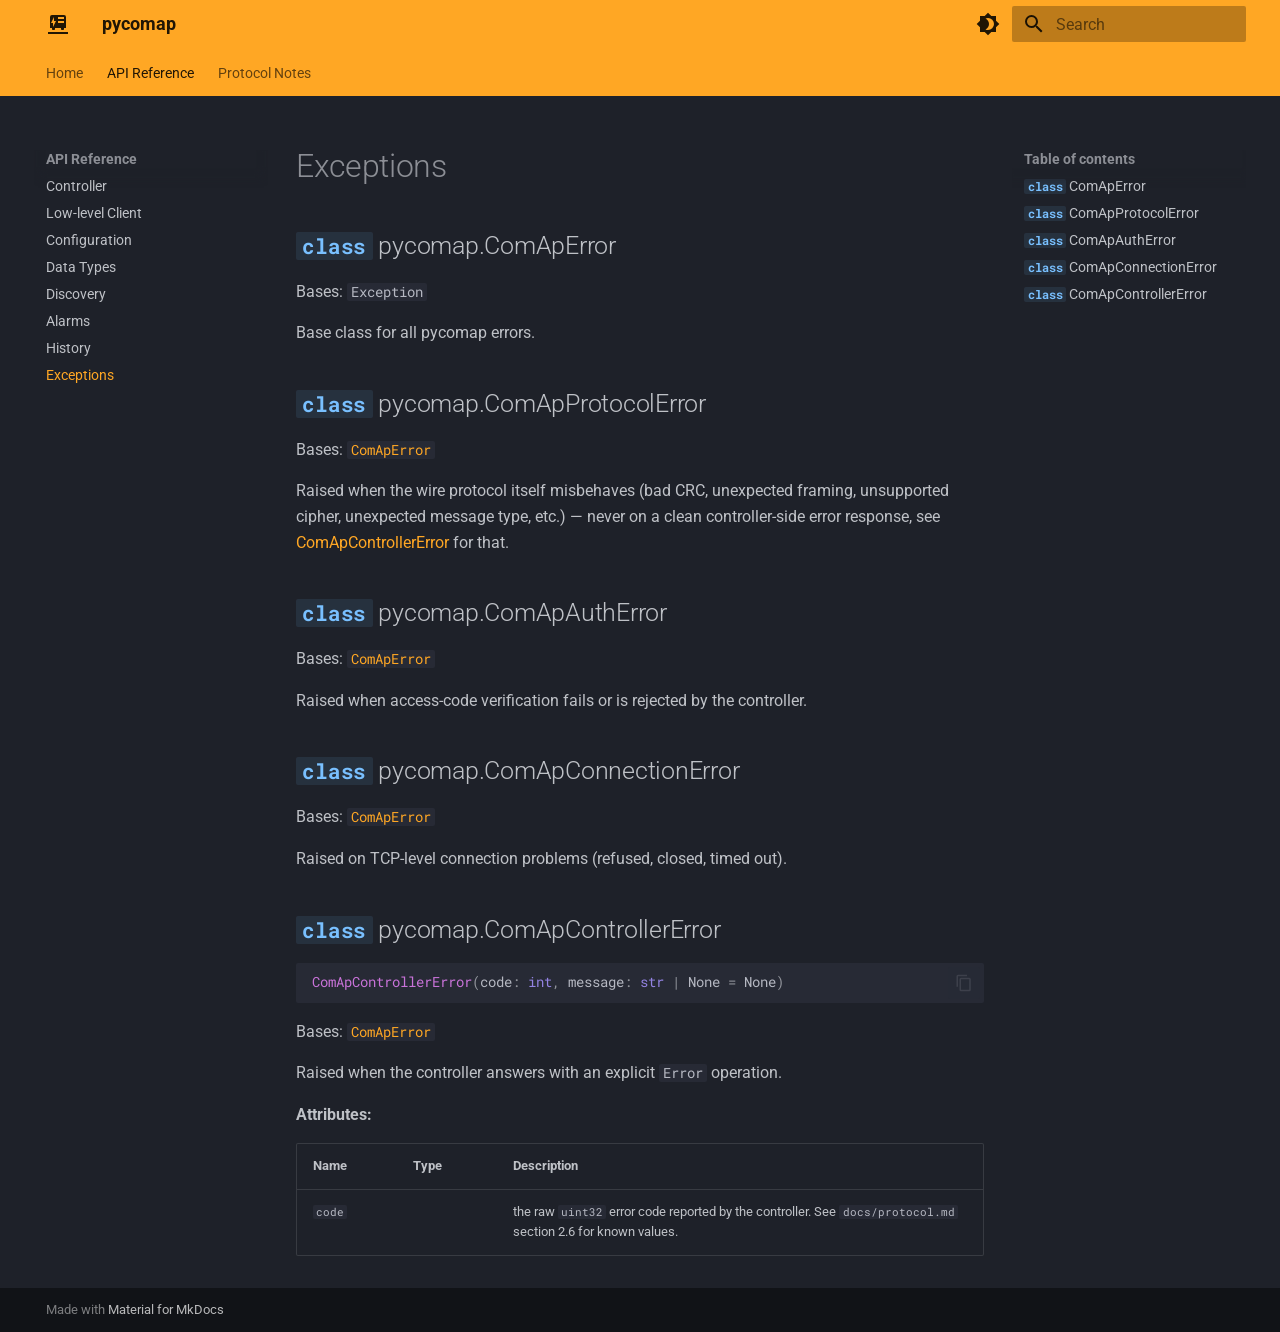
<file: api/exceptions/index.html>
<!doctype html>
<html lang="en" class="no-js">
  <head>
    
      <meta charset="utf-8">
      <meta name="viewport" content="width=device-width,initial-scale=1">
      
        <meta name="description" content="Async Python client for ComAp controllers">
      
      
      
        <link rel="canonical" href="https://igor-panteleev.github.io/pycomap/api/exceptions/">
      
      
        <link rel="prev" href="../history/">
      
      
      
        
      
      
      <link rel="icon" href="../../assets/images/favicon.png">
      <meta name="generator" content="mkdocs-1.6.1, mkdocs-material-9.7.6">
    
    
      
        <title>Exceptions - pycomap</title>
      
    
    
      <link rel="stylesheet" href="../../assets/stylesheets/main.484c7ddc.min.css">
      
        
        <link rel="stylesheet" href="../../assets/stylesheets/palette.ab4e12ef.min.css">
      
      


    
    
      
    
    
      
        
        
        <link rel="preconnect" href="https://fonts.gstatic.com" crossorigin>
        <link rel="stylesheet" href="https://fonts.googleapis.com/css?family=Roboto:300,300i,400,400i,700,700i%7CRoboto+Mono:400,400i,700,700i&display=fallback">
        <style>:root{--md-text-font:"Roboto";--md-code-font:"Roboto Mono"}</style>
      
    
    
      <link rel="stylesheet" href="../../assets/_mkdocstrings.css">
    
    <script>__md_scope=new URL("../..",location),__md_hash=e=>[...e].reduce(((e,_)=>(e<<5)-e+_.charCodeAt(0)),0),__md_get=(e,_=localStorage,t=__md_scope)=>JSON.parse(_.getItem(t.pathname+"."+e)),__md_set=(e,_,t=localStorage,a=__md_scope)=>{try{t.setItem(a.pathname+"."+e,JSON.stringify(_))}catch(e){}}</script>
    
      

    
    
  </head>
  
  
    
    
      
    
    
    
    
    <body dir="ltr" data-md-color-scheme="slate" data-md-color-primary="orange" data-md-color-accent="indigo">
  
    
    <input class="md-toggle" data-md-toggle="drawer" type="checkbox" id="__drawer" autocomplete="off">
    <input class="md-toggle" data-md-toggle="search" type="checkbox" id="__search" autocomplete="off">
    <label class="md-overlay" for="__drawer"></label>
    <div data-md-component="skip">
      
        
        <a href="#exceptions" class="md-skip">
          Skip to content
        </a>
      
    </div>
    <div data-md-component="announce">
      
    </div>
    
    
      

<header class="md-header" data-md-component="header">
  <nav class="md-header__inner md-grid" aria-label="Header">
    <a href="../.." title="pycomap" class="md-header__button md-logo" aria-label="pycomap" data-md-component="logo">
      
  
  <svg xmlns="http://www.w3.org/2000/svg" viewBox="0 0 24 24"><path d="M6 3a2 2 0 0 0-2 2v11h2v1c0 .55.45 1 1 1h1c.55 0 1-.45 1-1v-1h6v1c0 .55.45 1 1 1h1c.55 0 1-.45 1-1v-1h2V5a2 2 0 0 0-2-2zm6 4V5h6v2zm0 2h6v2h-6zM8 5v4h2l-3 6v-4H5zm14 15v2H2v-2z"/></svg>

    </a>
    <label class="md-header__button md-icon" for="__drawer">
      
      <svg xmlns="http://www.w3.org/2000/svg" viewBox="0 0 24 24"><path d="M3 6h18v2H3zm0 5h18v2H3zm0 5h18v2H3z"/></svg>
    </label>
    <div class="md-header__title" data-md-component="header-title">
      <div class="md-header__ellipsis">
        <div class="md-header__topic">
          <span class="md-ellipsis">
            pycomap
          </span>
        </div>
        <div class="md-header__topic" data-md-component="header-topic">
          <span class="md-ellipsis">
            
              Exceptions
            
          </span>
        </div>
      </div>
    </div>
    
      
        <form class="md-header__option" data-md-component="palette">
  
    
    
    
    <input class="md-option" data-md-color-media="" data-md-color-scheme="slate" data-md-color-primary="orange" data-md-color-accent="indigo"  aria-label="Switch to light mode"  type="radio" name="__palette" id="__palette_0">
    
      <label class="md-header__button md-icon" title="Switch to light mode" for="__palette_1" hidden>
        <svg xmlns="http://www.w3.org/2000/svg" viewBox="0 0 24 24"><path d="M12 18c-.89 0-1.74-.2-2.5-.55C11.56 16.5 13 14.42 13 12s-1.44-4.5-3.5-5.45C10.26 6.2 11.11 6 12 6a6 6 0 0 1 6 6 6 6 0 0 1-6 6m8-9.31V4h-4.69L12 .69 8.69 4H4v4.69L.69 12 4 15.31V20h4.69L12 23.31 15.31 20H20v-4.69L23.31 12z"/></svg>
      </label>
    
  
    
    
    
    <input class="md-option" data-md-color-media="" data-md-color-scheme="default" data-md-color-primary="orange" data-md-color-accent="indigo"  aria-label="Switch to dark mode"  type="radio" name="__palette" id="__palette_1">
    
      <label class="md-header__button md-icon" title="Switch to dark mode" for="__palette_0" hidden>
        <svg xmlns="http://www.w3.org/2000/svg" viewBox="0 0 24 24"><path d="M12 8a4 4 0 0 0-4 4 4 4 0 0 0 4 4 4 4 0 0 0 4-4 4 4 0 0 0-4-4m0 10a6 6 0 0 1-6-6 6 6 0 0 1 6-6 6 6 0 0 1 6 6 6 6 0 0 1-6 6m8-9.31V4h-4.69L12 .69 8.69 4H4v4.69L.69 12 4 15.31V20h4.69L12 23.31 15.31 20H20v-4.69L23.31 12z"/></svg>
      </label>
    
  
</form>
      
    
    
      <script>var palette=__md_get("__palette");if(palette&&palette.color){if("(prefers-color-scheme)"===palette.color.media){var media=matchMedia("(prefers-color-scheme: light)"),input=document.querySelector(media.matches?"[data-md-color-media='(prefers-color-scheme: light)']":"[data-md-color-media='(prefers-color-scheme: dark)']");palette.color.media=input.getAttribute("data-md-color-media"),palette.color.scheme=input.getAttribute("data-md-color-scheme"),palette.color.primary=input.getAttribute("data-md-color-primary"),palette.color.accent=input.getAttribute("data-md-color-accent")}for(var[key,value]of Object.entries(palette.color))document.body.setAttribute("data-md-color-"+key,value)}</script>
    
    
    
      
      
        <label class="md-header__button md-icon" for="__search">
          
          <svg xmlns="http://www.w3.org/2000/svg" viewBox="0 0 24 24"><path d="M9.5 3A6.5 6.5 0 0 1 16 9.5c0 1.61-.59 3.09-1.56 4.23l.27.27h.79l5 5-1.5 1.5-5-5v-.79l-.27-.27A6.52 6.52 0 0 1 9.5 16 6.5 6.5 0 0 1 3 9.5 6.5 6.5 0 0 1 9.5 3m0 2C7 5 5 7 5 9.5S7 14 9.5 14 14 12 14 9.5 12 5 9.5 5"/></svg>
        </label>
        <div class="md-search" data-md-component="search" role="dialog">
  <label class="md-search__overlay" for="__search"></label>
  <div class="md-search__inner" role="search">
    <form class="md-search__form" name="search">
      <input type="text" class="md-search__input" name="query" aria-label="Search" placeholder="Search" autocapitalize="off" autocorrect="off" autocomplete="off" spellcheck="false" data-md-component="search-query" required>
      <label class="md-search__icon md-icon" for="__search">
        
        <svg xmlns="http://www.w3.org/2000/svg" viewBox="0 0 24 24"><path d="M9.5 3A6.5 6.5 0 0 1 16 9.5c0 1.61-.59 3.09-1.56 4.23l.27.27h.79l5 5-1.5 1.5-5-5v-.79l-.27-.27A6.52 6.52 0 0 1 9.5 16 6.5 6.5 0 0 1 3 9.5 6.5 6.5 0 0 1 9.5 3m0 2C7 5 5 7 5 9.5S7 14 9.5 14 14 12 14 9.5 12 5 9.5 5"/></svg>
        
        <svg xmlns="http://www.w3.org/2000/svg" viewBox="0 0 24 24"><path d="M20 11v2H8l5.5 5.5-1.42 1.42L4.16 12l7.92-7.92L13.5 5.5 8 11z"/></svg>
      </label>
      <nav class="md-search__options" aria-label="Search">
        
        <button type="reset" class="md-search__icon md-icon" title="Clear" aria-label="Clear" tabindex="-1">
          
          <svg xmlns="http://www.w3.org/2000/svg" viewBox="0 0 24 24"><path d="M19 6.41 17.59 5 12 10.59 6.41 5 5 6.41 10.59 12 5 17.59 6.41 19 12 13.41 17.59 19 19 17.59 13.41 12z"/></svg>
        </button>
      </nav>
      
    </form>
    <div class="md-search__output">
      <div class="md-search__scrollwrap" tabindex="0" data-md-scrollfix>
        <div class="md-search-result" data-md-component="search-result">
          <div class="md-search-result__meta">
            Initializing search
          </div>
          <ol class="md-search-result__list" role="presentation"></ol>
        </div>
      </div>
    </div>
  </div>
</div>
      
    
    
  </nav>
  
</header>
    
    <div class="md-container" data-md-component="container">
      
      
        
          
            
<nav class="md-tabs" aria-label="Tabs" data-md-component="tabs">
  <div class="md-grid">
    <ul class="md-tabs__list">
      
        
  
  
  
  
    <li class="md-tabs__item">
      <a href="../.." class="md-tabs__link">
        
  
  
    
  
  Home

      </a>
    </li>
  

      
        
  
  
  
    
  
  
    
    
      <li class="md-tabs__item md-tabs__item--active">
        <a href="../controller/" class="md-tabs__link">
          
  
  
  API Reference

        </a>
      </li>
    
  

      
        
  
  
  
  
    <li class="md-tabs__item">
      <a href="../../protocol.md" class="md-tabs__link">
        
  
  
    
  
  Protocol Notes

      </a>
    </li>
  

      
    </ul>
  </div>
</nav>
          
        
      
      <main class="md-main" data-md-component="main">
        <div class="md-main__inner md-grid">
          
            
              
              <div class="md-sidebar md-sidebar--primary" data-md-component="sidebar" data-md-type="navigation" >
                <div class="md-sidebar__scrollwrap">
                  <div class="md-sidebar__inner">
                    


  


<nav class="md-nav md-nav--primary md-nav--lifted" aria-label="Navigation" data-md-level="0">
  <label class="md-nav__title" for="__drawer">
    <a href="../.." title="pycomap" class="md-nav__button md-logo" aria-label="pycomap" data-md-component="logo">
      
  
  <svg xmlns="http://www.w3.org/2000/svg" viewBox="0 0 24 24"><path d="M6 3a2 2 0 0 0-2 2v11h2v1c0 .55.45 1 1 1h1c.55 0 1-.45 1-1v-1h6v1c0 .55.45 1 1 1h1c.55 0 1-.45 1-1v-1h2V5a2 2 0 0 0-2-2zm6 4V5h6v2zm0 2h6v2h-6zM8 5v4h2l-3 6v-4H5zm14 15v2H2v-2z"/></svg>

    </a>
    pycomap
  </label>
  
  <ul class="md-nav__list" data-md-scrollfix>
    
      
      
  
  
  
  
    <li class="md-nav__item">
      <a href="../.." class="md-nav__link">
        
  
  
  <span class="md-ellipsis">
    
  
    Home
  

    
  </span>
  
  

      </a>
    </li>
  

    
      
      
  
  
    
  
  
  
    
    
    
    
      
        
        
      
      
        
      
    
    
    <li class="md-nav__item md-nav__item--active md-nav__item--section md-nav__item--nested">
      
        
        
        <input class="md-nav__toggle md-toggle " type="checkbox" id="__nav_2" checked>
        
          
          <label class="md-nav__link" for="__nav_2" id="__nav_2_label" tabindex="">
            
  
  
  <span class="md-ellipsis">
    
  
    API Reference
  

    
  </span>
  
  

            <span class="md-nav__icon md-icon"></span>
          </label>
        
        <nav class="md-nav" data-md-level="1" aria-labelledby="__nav_2_label" aria-expanded="true">
          <label class="md-nav__title" for="__nav_2">
            <span class="md-nav__icon md-icon"></span>
            
  
    API Reference
  

          </label>
          <ul class="md-nav__list" data-md-scrollfix>
            
              
                
  
  
  
  
    <li class="md-nav__item">
      <a href="../controller/" class="md-nav__link">
        
  
  
  <span class="md-ellipsis">
    
  
    Controller
  

    
  </span>
  
  

      </a>
    </li>
  

              
            
              
                
  
  
  
  
    <li class="md-nav__item">
      <a href="../client/" class="md-nav__link">
        
  
  
  <span class="md-ellipsis">
    
  
    Low-level Client
  

    
  </span>
  
  

      </a>
    </li>
  

              
            
              
                
  
  
  
  
    <li class="md-nav__item">
      <a href="../configuration/" class="md-nav__link">
        
  
  
  <span class="md-ellipsis">
    
  
    Configuration
  

    
  </span>
  
  

      </a>
    </li>
  

              
            
              
                
  
  
  
  
    <li class="md-nav__item">
      <a href="../datatypes/" class="md-nav__link">
        
  
  
  <span class="md-ellipsis">
    
  
    Data Types
  

    
  </span>
  
  

      </a>
    </li>
  

              
            
              
                
  
  
  
  
    <li class="md-nav__item">
      <a href="../discovery/" class="md-nav__link">
        
  
  
  <span class="md-ellipsis">
    
  
    Discovery
  

    
  </span>
  
  

      </a>
    </li>
  

              
            
              
                
  
  
  
  
    <li class="md-nav__item">
      <a href="../alarms/" class="md-nav__link">
        
  
  
  <span class="md-ellipsis">
    
  
    Alarms
  

    
  </span>
  
  

      </a>
    </li>
  

              
            
              
                
  
  
  
  
    <li class="md-nav__item">
      <a href="../history/" class="md-nav__link">
        
  
  
  <span class="md-ellipsis">
    
  
    History
  

    
  </span>
  
  

      </a>
    </li>
  

              
            
              
                
  
  
    
  
  
  
    <li class="md-nav__item md-nav__item--active">
      
      <input class="md-nav__toggle md-toggle" type="checkbox" id="__toc">
      
      
        
      
      
        <label class="md-nav__link md-nav__link--active" for="__toc">
          
  
  
  <span class="md-ellipsis">
    
  
    Exceptions
  

    
  </span>
  
  

          <span class="md-nav__icon md-icon"></span>
        </label>
      
      <a href="./" class="md-nav__link md-nav__link--active">
        
  
  
  <span class="md-ellipsis">
    
  
    Exceptions
  

    
  </span>
  
  

      </a>
      
        

<nav class="md-nav md-nav--secondary" aria-label="Table of contents">
  
  
  
    
  
  
    <label class="md-nav__title" for="__toc">
      <span class="md-nav__icon md-icon"></span>
      Table of contents
    </label>
    <ul class="md-nav__list" data-md-component="toc" data-md-scrollfix>
      
        <li class="md-nav__item">
  <a href="#pycomap.ComApError" class="md-nav__link">
    <span class="md-ellipsis">
      
        <code class="doc-symbol doc-symbol-toc doc-symbol-class"></code>&nbsp;ComApError
      
    </span>
  </a>
  
</li>
      
        <li class="md-nav__item">
  <a href="#pycomap.ComApProtocolError" class="md-nav__link">
    <span class="md-ellipsis">
      
        <code class="doc-symbol doc-symbol-toc doc-symbol-class"></code>&nbsp;ComApProtocolError
      
    </span>
  </a>
  
</li>
      
        <li class="md-nav__item">
  <a href="#pycomap.ComApAuthError" class="md-nav__link">
    <span class="md-ellipsis">
      
        <code class="doc-symbol doc-symbol-toc doc-symbol-class"></code>&nbsp;ComApAuthError
      
    </span>
  </a>
  
</li>
      
        <li class="md-nav__item">
  <a href="#pycomap.ComApConnectionError" class="md-nav__link">
    <span class="md-ellipsis">
      
        <code class="doc-symbol doc-symbol-toc doc-symbol-class"></code>&nbsp;ComApConnectionError
      
    </span>
  </a>
  
</li>
      
        <li class="md-nav__item">
  <a href="#pycomap.ComApControllerError" class="md-nav__link">
    <span class="md-ellipsis">
      
        <code class="doc-symbol doc-symbol-toc doc-symbol-class"></code>&nbsp;ComApControllerError
      
    </span>
  </a>
  
</li>
      
    </ul>
  
</nav>
      
    </li>
  

              
            
          </ul>
        </nav>
      
    </li>
  

    
      
      
  
  
  
  
    <li class="md-nav__item">
      <a href="../../protocol.md" class="md-nav__link">
        
  
  
  <span class="md-ellipsis">
    
  
    Protocol Notes
  

    
  </span>
  
  

      </a>
    </li>
  

    
  </ul>
</nav>
                  </div>
                </div>
              </div>
            
            
              
              <div class="md-sidebar md-sidebar--secondary" data-md-component="sidebar" data-md-type="toc" >
                <div class="md-sidebar__scrollwrap">
                  <div class="md-sidebar__inner">
                    

<nav class="md-nav md-nav--secondary" aria-label="Table of contents">
  
  
  
    
  
  
    <label class="md-nav__title" for="__toc">
      <span class="md-nav__icon md-icon"></span>
      Table of contents
    </label>
    <ul class="md-nav__list" data-md-component="toc" data-md-scrollfix>
      
        <li class="md-nav__item">
  <a href="#pycomap.ComApError" class="md-nav__link">
    <span class="md-ellipsis">
      
        <code class="doc-symbol doc-symbol-toc doc-symbol-class"></code>&nbsp;ComApError
      
    </span>
  </a>
  
</li>
      
        <li class="md-nav__item">
  <a href="#pycomap.ComApProtocolError" class="md-nav__link">
    <span class="md-ellipsis">
      
        <code class="doc-symbol doc-symbol-toc doc-symbol-class"></code>&nbsp;ComApProtocolError
      
    </span>
  </a>
  
</li>
      
        <li class="md-nav__item">
  <a href="#pycomap.ComApAuthError" class="md-nav__link">
    <span class="md-ellipsis">
      
        <code class="doc-symbol doc-symbol-toc doc-symbol-class"></code>&nbsp;ComApAuthError
      
    </span>
  </a>
  
</li>
      
        <li class="md-nav__item">
  <a href="#pycomap.ComApConnectionError" class="md-nav__link">
    <span class="md-ellipsis">
      
        <code class="doc-symbol doc-symbol-toc doc-symbol-class"></code>&nbsp;ComApConnectionError
      
    </span>
  </a>
  
</li>
      
        <li class="md-nav__item">
  <a href="#pycomap.ComApControllerError" class="md-nav__link">
    <span class="md-ellipsis">
      
        <code class="doc-symbol doc-symbol-toc doc-symbol-class"></code>&nbsp;ComApControllerError
      
    </span>
  </a>
  
</li>
      
    </ul>
  
</nav>
                  </div>
                </div>
              </div>
            
          
          
            <div class="md-content" data-md-component="content">
              
              <article class="md-content__inner md-typeset">
                
                  



<h1 id="exceptions">Exceptions</h1>


<div class="doc doc-object doc-class">



<h2 id="pycomap.ComApError" class="doc doc-heading">
<code class="doc-symbol doc-symbol-heading doc-symbol-class"></code>            <span class="doc doc-object-name doc-class-name">pycomap.ComApError</span>


</h2>


    <div class="doc doc-contents first">
            <p class="doc doc-class-bases">
              Bases: <code><span title="Exception">Exception</span></code></p>



        <p>Base class for all pycomap errors.</p>









    </div>

</div>

<div class="doc doc-object doc-class">



<h2 id="pycomap.ComApProtocolError" class="doc doc-heading">
<code class="doc-symbol doc-symbol-heading doc-symbol-class"></code>            <span class="doc doc-object-name doc-class-name">pycomap.ComApProtocolError</span>


</h2>


    <div class="doc doc-contents first">
            <p class="doc doc-class-bases">
              Bases: <code><a class="autorefs autorefs-internal" title="            pycomap.ComApError (pycomap.exceptions.ComApError)" href="#pycomap.ComApError">ComApError</a></code></p>



        <p>Raised when the wire protocol itself misbehaves (bad CRC, unexpected framing,
unsupported cipher, unexpected message type, etc.) — never on a clean controller-side
error response, see <a class="autorefs autorefs-internal" title="            pycomap.ComApControllerError" href="#pycomap.ComApControllerError">ComApControllerError</a> for that.</p>









    </div>

</div>

<div class="doc doc-object doc-class">



<h2 id="pycomap.ComApAuthError" class="doc doc-heading">
<code class="doc-symbol doc-symbol-heading doc-symbol-class"></code>            <span class="doc doc-object-name doc-class-name">pycomap.ComApAuthError</span>


</h2>


    <div class="doc doc-contents first">
            <p class="doc doc-class-bases">
              Bases: <code><a class="autorefs autorefs-internal" title="            pycomap.ComApError (pycomap.exceptions.ComApError)" href="#pycomap.ComApError">ComApError</a></code></p>



        <p>Raised when access-code verification fails or is rejected by the controller.</p>









    </div>

</div>

<div class="doc doc-object doc-class">



<h2 id="pycomap.ComApConnectionError" class="doc doc-heading">
<code class="doc-symbol doc-symbol-heading doc-symbol-class"></code>            <span class="doc doc-object-name doc-class-name">pycomap.ComApConnectionError</span>


</h2>


    <div class="doc doc-contents first">
            <p class="doc doc-class-bases">
              Bases: <code><a class="autorefs autorefs-internal" title="            pycomap.ComApError (pycomap.exceptions.ComApError)" href="#pycomap.ComApError">ComApError</a></code></p>



        <p>Raised on TCP-level connection problems (refused, closed, timed out).</p>









    </div>

</div>

<div class="doc doc-object doc-class">



<h2 id="pycomap.ComApControllerError" class="doc doc-heading">
<code class="doc-symbol doc-symbol-heading doc-symbol-class"></code>            <span class="doc doc-object-name doc-class-name">pycomap.ComApControllerError</span>


</h2>
<div class="doc-signature highlight"><pre><span></span><code><a id="__codelineno-0-1" name="__codelineno-0-1" href="#__codelineno-0-1"></a><span class="nf">ComApControllerError</span><span class="p">(</span><span class="n">code</span><span class="p">:</span> <span class="nb">int</span><span class="p">,</span> <span class="n">message</span><span class="p">:</span> <span class="nb">str</span> <span class="o">|</span> <span class="kc">None</span> <span class="o">=</span> <span class="kc">None</span><span class="p">)</span>
</code></pre></div>

    <div class="doc doc-contents first">
            <p class="doc doc-class-bases">
              Bases: <code><a class="autorefs autorefs-internal" title="            pycomap.ComApError (pycomap.exceptions.ComApError)" href="#pycomap.ComApError">ComApError</a></code></p>



        <p>Raised when the controller answers with an explicit <code>Error</code> operation.</p>


<p><span class="doc-section-title">Attributes:</span></p>
    <table>
      <thead>
        <tr>
          <th>Name</th>
          <th>Type</th>
          <th>Description</th>
        </tr>
      </thead>
      <tbody>
          <tr class="doc-section-item">
            <td><code><span title="pycomap.ComApControllerError.code">code</span></code></td>
            <td>
            </td>
            <td>
              <div class="doc-md-description">
                <p>the raw <code>uint32</code> error code reported by the controller. See
<code>docs/protocol.md</code> section 2.6 for known values.</p>
              </div>
            </td>
          </tr>
      </tbody>
    </table>











<div class="doc doc-children">












  </div>

    </div>

</div>












                
              </article>
            </div>
          
          
<script>var target=document.getElementById(location.hash.slice(1));target&&target.name&&(target.checked=target.name.startsWith("__tabbed_"))</script>
        </div>
        
          <button type="button" class="md-top md-icon" data-md-component="top" hidden>
  
  <svg xmlns="http://www.w3.org/2000/svg" viewBox="0 0 24 24"><path d="M13 20h-2V8l-5.5 5.5-1.42-1.42L12 4.16l7.92 7.92-1.42 1.42L13 8z"/></svg>
  Back to top
</button>
        
      </main>
      
        <footer class="md-footer">
  
  <div class="md-footer-meta md-typeset">
    <div class="md-footer-meta__inner md-grid">
      <div class="md-copyright">
  
  
    Made with
    <a href="https://squidfunk.github.io/mkdocs-material/" target="_blank" rel="noopener">
      Material for MkDocs
    </a>
  
</div>
      
    </div>
  </div>
</footer>
      
    </div>
    <div class="md-dialog" data-md-component="dialog">
      <div class="md-dialog__inner md-typeset"></div>
    </div>
    
    
    
      
      
      <script id="__config" type="application/json">{"annotate": null, "base": "../..", "features": ["navigation.tabs", "navigation.sections", "navigation.top", "content.code.copy", "content.code.annotate"], "search": "../../assets/javascripts/workers/search.2c215733.min.js", "tags": null, "translations": {"clipboard.copied": "Copied to clipboard", "clipboard.copy": "Copy to clipboard", "search.result.more.one": "1 more on this page", "search.result.more.other": "# more on this page", "search.result.none": "No matching documents", "search.result.one": "1 matching document", "search.result.other": "# matching documents", "search.result.placeholder": "Type to start searching", "search.result.term.missing": "Missing", "select.version": "Select version"}, "version": null}</script>
    
    
      <script src="../../assets/javascripts/bundle.79ae519e.min.js"></script>
      
    
  </body>
</html>
</file>
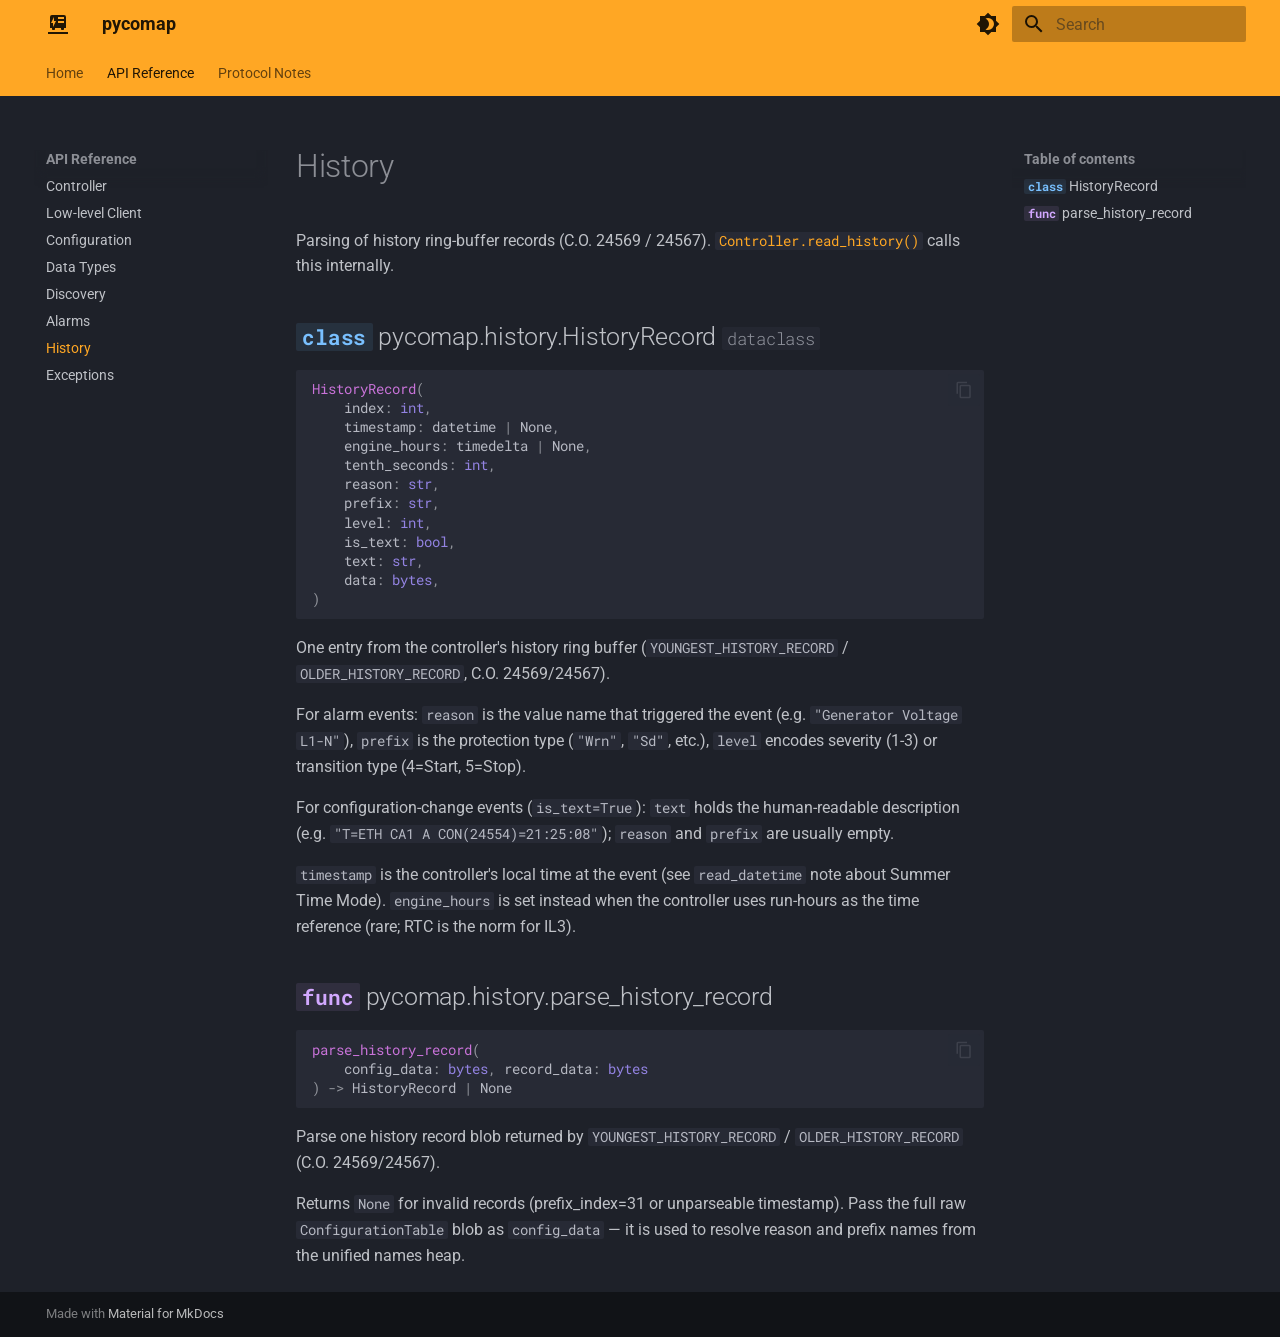
<file: api/history/index.html>
<!doctype html>
<html lang="en" class="no-js">
  <head>
    
      <meta charset="utf-8">
      <meta name="viewport" content="width=device-width,initial-scale=1">
      
        <meta name="description" content="Async Python client for ComAp controllers">
      
      
      
        <link rel="canonical" href="https://igor-panteleev.github.io/pycomap/api/history/">
      
      
        <link rel="prev" href="../alarms/">
      
      
        <link rel="next" href="../exceptions/">
      
      
        
      
      
      <link rel="icon" href="../../assets/images/favicon.png">
      <meta name="generator" content="mkdocs-1.6.1, mkdocs-material-9.7.6">
    
    
      
        <title>History - pycomap</title>
      
    
    
      <link rel="stylesheet" href="../../assets/stylesheets/main.484c7ddc.min.css">
      
        
        <link rel="stylesheet" href="../../assets/stylesheets/palette.ab4e12ef.min.css">
      
      


    
    
      
    
    
      
        
        
        <link rel="preconnect" href="https://fonts.gstatic.com" crossorigin>
        <link rel="stylesheet" href="https://fonts.googleapis.com/css?family=Roboto:300,300i,400,400i,700,700i%7CRoboto+Mono:400,400i,700,700i&display=fallback">
        <style>:root{--md-text-font:"Roboto";--md-code-font:"Roboto Mono"}</style>
      
    
    
      <link rel="stylesheet" href="../../assets/_mkdocstrings.css">
    
    <script>__md_scope=new URL("../..",location),__md_hash=e=>[...e].reduce(((e,_)=>(e<<5)-e+_.charCodeAt(0)),0),__md_get=(e,_=localStorage,t=__md_scope)=>JSON.parse(_.getItem(t.pathname+"."+e)),__md_set=(e,_,t=localStorage,a=__md_scope)=>{try{t.setItem(a.pathname+"."+e,JSON.stringify(_))}catch(e){}}</script>
    
      

    
    
  </head>
  
  
    
    
      
    
    
    
    
    <body dir="ltr" data-md-color-scheme="slate" data-md-color-primary="orange" data-md-color-accent="indigo">
  
    
    <input class="md-toggle" data-md-toggle="drawer" type="checkbox" id="__drawer" autocomplete="off">
    <input class="md-toggle" data-md-toggle="search" type="checkbox" id="__search" autocomplete="off">
    <label class="md-overlay" for="__drawer"></label>
    <div data-md-component="skip">
      
        
        <a href="#history" class="md-skip">
          Skip to content
        </a>
      
    </div>
    <div data-md-component="announce">
      
    </div>
    
    
      

<header class="md-header" data-md-component="header">
  <nav class="md-header__inner md-grid" aria-label="Header">
    <a href="../.." title="pycomap" class="md-header__button md-logo" aria-label="pycomap" data-md-component="logo">
      
  
  <svg xmlns="http://www.w3.org/2000/svg" viewBox="0 0 24 24"><path d="M6 3a2 2 0 0 0-2 2v11h2v1c0 .55.45 1 1 1h1c.55 0 1-.45 1-1v-1h6v1c0 .55.45 1 1 1h1c.55 0 1-.45 1-1v-1h2V5a2 2 0 0 0-2-2zm6 4V5h6v2zm0 2h6v2h-6zM8 5v4h2l-3 6v-4H5zm14 15v2H2v-2z"/></svg>

    </a>
    <label class="md-header__button md-icon" for="__drawer">
      
      <svg xmlns="http://www.w3.org/2000/svg" viewBox="0 0 24 24"><path d="M3 6h18v2H3zm0 5h18v2H3zm0 5h18v2H3z"/></svg>
    </label>
    <div class="md-header__title" data-md-component="header-title">
      <div class="md-header__ellipsis">
        <div class="md-header__topic">
          <span class="md-ellipsis">
            pycomap
          </span>
        </div>
        <div class="md-header__topic" data-md-component="header-topic">
          <span class="md-ellipsis">
            
              History
            
          </span>
        </div>
      </div>
    </div>
    
      
        <form class="md-header__option" data-md-component="palette">
  
    
    
    
    <input class="md-option" data-md-color-media="" data-md-color-scheme="slate" data-md-color-primary="orange" data-md-color-accent="indigo"  aria-label="Switch to light mode"  type="radio" name="__palette" id="__palette_0">
    
      <label class="md-header__button md-icon" title="Switch to light mode" for="__palette_1" hidden>
        <svg xmlns="http://www.w3.org/2000/svg" viewBox="0 0 24 24"><path d="M12 18c-.89 0-1.74-.2-2.5-.55C11.56 16.5 13 14.42 13 12s-1.44-4.5-3.5-5.45C10.26 6.2 11.11 6 12 6a6 6 0 0 1 6 6 6 6 0 0 1-6 6m8-9.31V4h-4.69L12 .69 8.69 4H4v4.69L.69 12 4 15.31V20h4.69L12 23.31 15.31 20H20v-4.69L23.31 12z"/></svg>
      </label>
    
  
    
    
    
    <input class="md-option" data-md-color-media="" data-md-color-scheme="default" data-md-color-primary="orange" data-md-color-accent="indigo"  aria-label="Switch to dark mode"  type="radio" name="__palette" id="__palette_1">
    
      <label class="md-header__button md-icon" title="Switch to dark mode" for="__palette_0" hidden>
        <svg xmlns="http://www.w3.org/2000/svg" viewBox="0 0 24 24"><path d="M12 8a4 4 0 0 0-4 4 4 4 0 0 0 4 4 4 4 0 0 0 4-4 4 4 0 0 0-4-4m0 10a6 6 0 0 1-6-6 6 6 0 0 1 6-6 6 6 0 0 1 6 6 6 6 0 0 1-6 6m8-9.31V4h-4.69L12 .69 8.69 4H4v4.69L.69 12 4 15.31V20h4.69L12 23.31 15.31 20H20v-4.69L23.31 12z"/></svg>
      </label>
    
  
</form>
      
    
    
      <script>var palette=__md_get("__palette");if(palette&&palette.color){if("(prefers-color-scheme)"===palette.color.media){var media=matchMedia("(prefers-color-scheme: light)"),input=document.querySelector(media.matches?"[data-md-color-media='(prefers-color-scheme: light)']":"[data-md-color-media='(prefers-color-scheme: dark)']");palette.color.media=input.getAttribute("data-md-color-media"),palette.color.scheme=input.getAttribute("data-md-color-scheme"),palette.color.primary=input.getAttribute("data-md-color-primary"),palette.color.accent=input.getAttribute("data-md-color-accent")}for(var[key,value]of Object.entries(palette.color))document.body.setAttribute("data-md-color-"+key,value)}</script>
    
    
    
      
      
        <label class="md-header__button md-icon" for="__search">
          
          <svg xmlns="http://www.w3.org/2000/svg" viewBox="0 0 24 24"><path d="M9.5 3A6.5 6.5 0 0 1 16 9.5c0 1.61-.59 3.09-1.56 4.23l.27.27h.79l5 5-1.5 1.5-5-5v-.79l-.27-.27A6.52 6.52 0 0 1 9.5 16 6.5 6.5 0 0 1 3 9.5 6.5 6.5 0 0 1 9.5 3m0 2C7 5 5 7 5 9.5S7 14 9.5 14 14 12 14 9.5 12 5 9.5 5"/></svg>
        </label>
        <div class="md-search" data-md-component="search" role="dialog">
  <label class="md-search__overlay" for="__search"></label>
  <div class="md-search__inner" role="search">
    <form class="md-search__form" name="search">
      <input type="text" class="md-search__input" name="query" aria-label="Search" placeholder="Search" autocapitalize="off" autocorrect="off" autocomplete="off" spellcheck="false" data-md-component="search-query" required>
      <label class="md-search__icon md-icon" for="__search">
        
        <svg xmlns="http://www.w3.org/2000/svg" viewBox="0 0 24 24"><path d="M9.5 3A6.5 6.5 0 0 1 16 9.5c0 1.61-.59 3.09-1.56 4.23l.27.27h.79l5 5-1.5 1.5-5-5v-.79l-.27-.27A6.52 6.52 0 0 1 9.5 16 6.5 6.5 0 0 1 3 9.5 6.5 6.5 0 0 1 9.5 3m0 2C7 5 5 7 5 9.5S7 14 9.5 14 14 12 14 9.5 12 5 9.5 5"/></svg>
        
        <svg xmlns="http://www.w3.org/2000/svg" viewBox="0 0 24 24"><path d="M20 11v2H8l5.5 5.5-1.42 1.42L4.16 12l7.92-7.92L13.5 5.5 8 11z"/></svg>
      </label>
      <nav class="md-search__options" aria-label="Search">
        
        <button type="reset" class="md-search__icon md-icon" title="Clear" aria-label="Clear" tabindex="-1">
          
          <svg xmlns="http://www.w3.org/2000/svg" viewBox="0 0 24 24"><path d="M19 6.41 17.59 5 12 10.59 6.41 5 5 6.41 10.59 12 5 17.59 6.41 19 12 13.41 17.59 19 19 17.59 13.41 12z"/></svg>
        </button>
      </nav>
      
    </form>
    <div class="md-search__output">
      <div class="md-search__scrollwrap" tabindex="0" data-md-scrollfix>
        <div class="md-search-result" data-md-component="search-result">
          <div class="md-search-result__meta">
            Initializing search
          </div>
          <ol class="md-search-result__list" role="presentation"></ol>
        </div>
      </div>
    </div>
  </div>
</div>
      
    
    
  </nav>
  
</header>
    
    <div class="md-container" data-md-component="container">
      
      
        
          
            
<nav class="md-tabs" aria-label="Tabs" data-md-component="tabs">
  <div class="md-grid">
    <ul class="md-tabs__list">
      
        
  
  
  
  
    <li class="md-tabs__item">
      <a href="../.." class="md-tabs__link">
        
  
  
    
  
  Home

      </a>
    </li>
  

      
        
  
  
  
    
  
  
    
    
      <li class="md-tabs__item md-tabs__item--active">
        <a href="../controller/" class="md-tabs__link">
          
  
  
  API Reference

        </a>
      </li>
    
  

      
        
  
  
  
  
    <li class="md-tabs__item">
      <a href="../../protocol.md" class="md-tabs__link">
        
  
  
    
  
  Protocol Notes

      </a>
    </li>
  

      
    </ul>
  </div>
</nav>
          
        
      
      <main class="md-main" data-md-component="main">
        <div class="md-main__inner md-grid">
          
            
              
              <div class="md-sidebar md-sidebar--primary" data-md-component="sidebar" data-md-type="navigation" >
                <div class="md-sidebar__scrollwrap">
                  <div class="md-sidebar__inner">
                    


  


<nav class="md-nav md-nav--primary md-nav--lifted" aria-label="Navigation" data-md-level="0">
  <label class="md-nav__title" for="__drawer">
    <a href="../.." title="pycomap" class="md-nav__button md-logo" aria-label="pycomap" data-md-component="logo">
      
  
  <svg xmlns="http://www.w3.org/2000/svg" viewBox="0 0 24 24"><path d="M6 3a2 2 0 0 0-2 2v11h2v1c0 .55.45 1 1 1h1c.55 0 1-.45 1-1v-1h6v1c0 .55.45 1 1 1h1c.55 0 1-.45 1-1v-1h2V5a2 2 0 0 0-2-2zm6 4V5h6v2zm0 2h6v2h-6zM8 5v4h2l-3 6v-4H5zm14 15v2H2v-2z"/></svg>

    </a>
    pycomap
  </label>
  
  <ul class="md-nav__list" data-md-scrollfix>
    
      
      
  
  
  
  
    <li class="md-nav__item">
      <a href="../.." class="md-nav__link">
        
  
  
  <span class="md-ellipsis">
    
  
    Home
  

    
  </span>
  
  

      </a>
    </li>
  

    
      
      
  
  
    
  
  
  
    
    
    
    
      
        
        
      
      
        
      
    
    
    <li class="md-nav__item md-nav__item--active md-nav__item--section md-nav__item--nested">
      
        
        
        <input class="md-nav__toggle md-toggle " type="checkbox" id="__nav_2" checked>
        
          
          <label class="md-nav__link" for="__nav_2" id="__nav_2_label" tabindex="">
            
  
  
  <span class="md-ellipsis">
    
  
    API Reference
  

    
  </span>
  
  

            <span class="md-nav__icon md-icon"></span>
          </label>
        
        <nav class="md-nav" data-md-level="1" aria-labelledby="__nav_2_label" aria-expanded="true">
          <label class="md-nav__title" for="__nav_2">
            <span class="md-nav__icon md-icon"></span>
            
  
    API Reference
  

          </label>
          <ul class="md-nav__list" data-md-scrollfix>
            
              
                
  
  
  
  
    <li class="md-nav__item">
      <a href="../controller/" class="md-nav__link">
        
  
  
  <span class="md-ellipsis">
    
  
    Controller
  

    
  </span>
  
  

      </a>
    </li>
  

              
            
              
                
  
  
  
  
    <li class="md-nav__item">
      <a href="../client/" class="md-nav__link">
        
  
  
  <span class="md-ellipsis">
    
  
    Low-level Client
  

    
  </span>
  
  

      </a>
    </li>
  

              
            
              
                
  
  
  
  
    <li class="md-nav__item">
      <a href="../configuration/" class="md-nav__link">
        
  
  
  <span class="md-ellipsis">
    
  
    Configuration
  

    
  </span>
  
  

      </a>
    </li>
  

              
            
              
                
  
  
  
  
    <li class="md-nav__item">
      <a href="../datatypes/" class="md-nav__link">
        
  
  
  <span class="md-ellipsis">
    
  
    Data Types
  

    
  </span>
  
  

      </a>
    </li>
  

              
            
              
                
  
  
  
  
    <li class="md-nav__item">
      <a href="../discovery/" class="md-nav__link">
        
  
  
  <span class="md-ellipsis">
    
  
    Discovery
  

    
  </span>
  
  

      </a>
    </li>
  

              
            
              
                
  
  
  
  
    <li class="md-nav__item">
      <a href="../alarms/" class="md-nav__link">
        
  
  
  <span class="md-ellipsis">
    
  
    Alarms
  

    
  </span>
  
  

      </a>
    </li>
  

              
            
              
                
  
  
    
  
  
  
    <li class="md-nav__item md-nav__item--active">
      
      <input class="md-nav__toggle md-toggle" type="checkbox" id="__toc">
      
      
        
      
      
        <label class="md-nav__link md-nav__link--active" for="__toc">
          
  
  
  <span class="md-ellipsis">
    
  
    History
  

    
  </span>
  
  

          <span class="md-nav__icon md-icon"></span>
        </label>
      
      <a href="./" class="md-nav__link md-nav__link--active">
        
  
  
  <span class="md-ellipsis">
    
  
    History
  

    
  </span>
  
  

      </a>
      
        

<nav class="md-nav md-nav--secondary" aria-label="Table of contents">
  
  
  
    
  
  
    <label class="md-nav__title" for="__toc">
      <span class="md-nav__icon md-icon"></span>
      Table of contents
    </label>
    <ul class="md-nav__list" data-md-component="toc" data-md-scrollfix>
      
        <li class="md-nav__item">
  <a href="#pycomap.history.HistoryRecord" class="md-nav__link">
    <span class="md-ellipsis">
      
        <code class="doc-symbol doc-symbol-toc doc-symbol-class"></code>&nbsp;HistoryRecord
      
    </span>
  </a>
  
</li>
      
        <li class="md-nav__item">
  <a href="#pycomap.history.parse_history_record" class="md-nav__link">
    <span class="md-ellipsis">
      
        <code class="doc-symbol doc-symbol-toc doc-symbol-function"></code>&nbsp;parse_history_record
      
    </span>
  </a>
  
</li>
      
    </ul>
  
</nav>
      
    </li>
  

              
            
              
                
  
  
  
  
    <li class="md-nav__item">
      <a href="../exceptions/" class="md-nav__link">
        
  
  
  <span class="md-ellipsis">
    
  
    Exceptions
  

    
  </span>
  
  

      </a>
    </li>
  

              
            
          </ul>
        </nav>
      
    </li>
  

    
      
      
  
  
  
  
    <li class="md-nav__item">
      <a href="../../protocol.md" class="md-nav__link">
        
  
  
  <span class="md-ellipsis">
    
  
    Protocol Notes
  

    
  </span>
  
  

      </a>
    </li>
  

    
  </ul>
</nav>
                  </div>
                </div>
              </div>
            
            
              
              <div class="md-sidebar md-sidebar--secondary" data-md-component="sidebar" data-md-type="toc" >
                <div class="md-sidebar__scrollwrap">
                  <div class="md-sidebar__inner">
                    

<nav class="md-nav md-nav--secondary" aria-label="Table of contents">
  
  
  
    
  
  
    <label class="md-nav__title" for="__toc">
      <span class="md-nav__icon md-icon"></span>
      Table of contents
    </label>
    <ul class="md-nav__list" data-md-component="toc" data-md-scrollfix>
      
        <li class="md-nav__item">
  <a href="#pycomap.history.HistoryRecord" class="md-nav__link">
    <span class="md-ellipsis">
      
        <code class="doc-symbol doc-symbol-toc doc-symbol-class"></code>&nbsp;HistoryRecord
      
    </span>
  </a>
  
</li>
      
        <li class="md-nav__item">
  <a href="#pycomap.history.parse_history_record" class="md-nav__link">
    <span class="md-ellipsis">
      
        <code class="doc-symbol doc-symbol-toc doc-symbol-function"></code>&nbsp;parse_history_record
      
    </span>
  </a>
  
</li>
      
    </ul>
  
</nav>
                  </div>
                </div>
              </div>
            
          
          
            <div class="md-content" data-md-component="content">
              
              <article class="md-content__inner md-typeset">
                
                  



<h1 id="history">History</h1>
<p>Parsing of history ring-buffer records (C.O. 24569 / 24567).
<a href="../controller/"><code>Controller.read_history()</code></a> calls this internally.</p>


<div class="doc doc-object doc-class">



<h2 id="pycomap.history.HistoryRecord" class="doc doc-heading">
<code class="doc-symbol doc-symbol-heading doc-symbol-class"></code>            <span class="doc doc-object-name doc-class-name">pycomap.history.HistoryRecord</span>


  <span class="doc doc-labels">
      <small class="doc doc-label doc-label-dataclass"><code>dataclass</code></small>
  </span>

</h2>
<div class="doc-signature highlight"><pre><span></span><code><a id="__codelineno-0-1" name="__codelineno-0-1" href="#__codelineno-0-1"></a><span class="nf">HistoryRecord</span><span class="p">(</span>
<a id="__codelineno-0-2" name="__codelineno-0-2" href="#__codelineno-0-2"></a>    <span class="n">index</span><span class="p">:</span> <span class="nb">int</span><span class="p">,</span>
<a id="__codelineno-0-3" name="__codelineno-0-3" href="#__codelineno-0-3"></a>    <span class="n">timestamp</span><span class="p">:</span> <span class="n">datetime</span> <span class="o">|</span> <span class="kc">None</span><span class="p">,</span>
<a id="__codelineno-0-4" name="__codelineno-0-4" href="#__codelineno-0-4"></a>    <span class="n">engine_hours</span><span class="p">:</span> <span class="n">timedelta</span> <span class="o">|</span> <span class="kc">None</span><span class="p">,</span>
<a id="__codelineno-0-5" name="__codelineno-0-5" href="#__codelineno-0-5"></a>    <span class="n">tenth_seconds</span><span class="p">:</span> <span class="nb">int</span><span class="p">,</span>
<a id="__codelineno-0-6" name="__codelineno-0-6" href="#__codelineno-0-6"></a>    <span class="n">reason</span><span class="p">:</span> <span class="nb">str</span><span class="p">,</span>
<a id="__codelineno-0-7" name="__codelineno-0-7" href="#__codelineno-0-7"></a>    <span class="n">prefix</span><span class="p">:</span> <span class="nb">str</span><span class="p">,</span>
<a id="__codelineno-0-8" name="__codelineno-0-8" href="#__codelineno-0-8"></a>    <span class="n">level</span><span class="p">:</span> <span class="nb">int</span><span class="p">,</span>
<a id="__codelineno-0-9" name="__codelineno-0-9" href="#__codelineno-0-9"></a>    <span class="n">is_text</span><span class="p">:</span> <span class="nb">bool</span><span class="p">,</span>
<a id="__codelineno-0-10" name="__codelineno-0-10" href="#__codelineno-0-10"></a>    <span class="n">text</span><span class="p">:</span> <span class="nb">str</span><span class="p">,</span>
<a id="__codelineno-0-11" name="__codelineno-0-11" href="#__codelineno-0-11"></a>    <span class="n">data</span><span class="p">:</span> <span class="nb">bytes</span><span class="p">,</span>
<a id="__codelineno-0-12" name="__codelineno-0-12" href="#__codelineno-0-12"></a><span class="p">)</span>
</code></pre></div>

    <div class="doc doc-contents first">



        <p>One entry from the controller's history ring buffer (<code>YOUNGEST_HISTORY_RECORD</code>
/ <code>OLDER_HISTORY_RECORD</code>, C.O. 24569/24567).</p>
<p>For alarm events: <code>reason</code> is the value name that triggered the event (e.g.
<code>"Generator Voltage L1-N"</code>), <code>prefix</code> is the protection type (<code>"Wrn"</code>,
<code>"Sd"</code>, etc.), <code>level</code> encodes severity (1-3) or transition type (4=Start,
5=Stop).</p>
<p>For configuration-change events (<code>is_text=True</code>): <code>text</code> holds the human-readable
description (e.g. <code>"T=ETH CA1 A CON(24554)=21:25:08"</code>); <code>reason</code> and <code>prefix</code>
are usually empty.</p>
<p><code>timestamp</code> is the controller's local time at the event (see <code>read_datetime</code> note
about Summer Time Mode). <code>engine_hours</code> is set instead when the controller uses
run-hours as the time reference (rare; RTC is the norm for IL3).</p>











<div class="doc doc-children">












  </div>

    </div>

</div>

<div class="doc doc-object doc-function">


<h2 id="pycomap.history.parse_history_record" class="doc doc-heading">
<code class="doc-symbol doc-symbol-heading doc-symbol-function"></code>            <span class="doc doc-object-name doc-function-name">pycomap.history.parse_history_record</span>


</h2>
<div class="doc-signature highlight"><pre><span></span><code><a id="__codelineno-0-1" name="__codelineno-0-1" href="#__codelineno-0-1"></a><span class="nf">parse_history_record</span><span class="p">(</span>
<a id="__codelineno-0-2" name="__codelineno-0-2" href="#__codelineno-0-2"></a>    <span class="n">config_data</span><span class="p">:</span> <span class="nb">bytes</span><span class="p">,</span> <span class="n">record_data</span><span class="p">:</span> <span class="nb">bytes</span>
<a id="__codelineno-0-3" name="__codelineno-0-3" href="#__codelineno-0-3"></a><span class="p">)</span> <span class="o">-&gt;</span> <span class="n">HistoryRecord</span> <span class="o">|</span> <span class="kc">None</span>
</code></pre></div>

    <div class="doc doc-contents first">

        <p>Parse one history record blob returned by <code>YOUNGEST_HISTORY_RECORD</code> /
<code>OLDER_HISTORY_RECORD</code> (C.O. 24569/24567).</p>
<p>Returns <code>None</code> for invalid records (prefix_index=31 or unparseable timestamp).
Pass the full raw <code>ConfigurationTable</code> blob as <code>config_data</code> — it is used to
resolve reason and prefix names from the unified names heap.</p>


    </div>

</div>












                
              </article>
            </div>
          
          
<script>var target=document.getElementById(location.hash.slice(1));target&&target.name&&(target.checked=target.name.startsWith("__tabbed_"))</script>
        </div>
        
          <button type="button" class="md-top md-icon" data-md-component="top" hidden>
  
  <svg xmlns="http://www.w3.org/2000/svg" viewBox="0 0 24 24"><path d="M13 20h-2V8l-5.5 5.5-1.42-1.42L12 4.16l7.92 7.92-1.42 1.42L13 8z"/></svg>
  Back to top
</button>
        
      </main>
      
        <footer class="md-footer">
  
  <div class="md-footer-meta md-typeset">
    <div class="md-footer-meta__inner md-grid">
      <div class="md-copyright">
  
  
    Made with
    <a href="https://squidfunk.github.io/mkdocs-material/" target="_blank" rel="noopener">
      Material for MkDocs
    </a>
  
</div>
      
    </div>
  </div>
</footer>
      
    </div>
    <div class="md-dialog" data-md-component="dialog">
      <div class="md-dialog__inner md-typeset"></div>
    </div>
    
    
    
      
      
      <script id="__config" type="application/json">{"annotate": null, "base": "../..", "features": ["navigation.tabs", "navigation.sections", "navigation.top", "content.code.copy", "content.code.annotate"], "search": "../../assets/javascripts/workers/search.2c215733.min.js", "tags": null, "translations": {"clipboard.copied": "Copied to clipboard", "clipboard.copy": "Copy to clipboard", "search.result.more.one": "1 more on this page", "search.result.more.other": "# more on this page", "search.result.none": "No matching documents", "search.result.one": "1 matching document", "search.result.other": "# matching documents", "search.result.placeholder": "Type to start searching", "search.result.term.missing": "Missing", "select.version": "Select version"}, "version": null}</script>
    
    
      <script src="../../assets/javascripts/bundle.79ae519e.min.js"></script>
      
    
  </body>
</html>
</file>
<file: assets/_mkdocstrings.css>
/* Avoid breaking parameter names, etc. in table cells. */
.doc-contents td code {
  word-break: normal !important;
}

/* No line break before first paragraph of descriptions. */
.doc-md-description,
.doc-md-description>p:first-child {
  display: inline;
}

/* No text transformation from Material for MkDocs for H5 headings. */
.md-typeset h5 .doc-object-name {
  text-transform: none;
}

/* Max width for docstring sections tables. */
.doc .md-typeset__table,
.doc .md-typeset__table table {
  display: table !important;
  width: 100%;
}

.doc .md-typeset__table tr {
  display: table-row;
}

/* Defaults in Spacy table style. */
.doc-param-default,
.doc-type_param-default {
  float: right;
}

/* Parameter headings must be inline, not blocks. */
.doc-heading-parameter,
.doc-heading-type_parameter {
  display: inline;
}

/* Default font size for parameter headings. */
.md-typeset .doc-heading-parameter {
  font-size: inherit;
}

/* Prefer space on the right, not the left of parameter permalinks. */
.doc-heading-parameter .headerlink,
.doc-heading-type_parameter .headerlink {
  margin-left: 0 !important;
  margin-right: 0.2rem;
}

/* Backward-compatibility: docstring section titles in bold. */
.doc-section-title {
  font-weight: bold;
}

/* Backlinks crumb separator. */
.doc-backlink-crumb {
  display: inline-flex;
  gap: .2rem;
  white-space: nowrap;
  align-items: center;
  vertical-align: middle;
}
.doc-backlink-crumb:not(:first-child)::before {
  background-color: var(--md-default-fg-color--lighter);
  content: "";
  display: inline;
  height: 1rem;
  --md-path-icon: url('data:image/svg+xml;charset=utf-8,<svg xmlns="http://www.w3.org/2000/svg" viewBox="0 0 24 24"><path d="M8.59 16.58 13.17 12 8.59 7.41 10 6l6 6-6 6z"/></svg>');
  -webkit-mask-image: var(--md-path-icon);
  mask-image: var(--md-path-icon);
  width: 1rem;
}
.doc-backlink-crumb.last {
  font-weight: bold;
}

/* Symbols in Navigation and ToC. */
:root, :host,
[data-md-color-scheme="default"] {
  --doc-symbol-parameter-fg-color: #df50af;
  --doc-symbol-type_parameter-fg-color: #df50af;
  --doc-symbol-attribute-fg-color: #953800;
  --doc-symbol-function-fg-color: #8250df;
  --doc-symbol-method-fg-color: #8250df;
  --doc-symbol-class-fg-color: #0550ae;
  --doc-symbol-type_alias-fg-color: #0550ae;
  --doc-symbol-module-fg-color: #5cad0f;

  --doc-symbol-parameter-bg-color: #df50af1a;
  --doc-symbol-type_parameter-bg-color: #df50af1a;
  --doc-symbol-attribute-bg-color: #9538001a;
  --doc-symbol-function-bg-color: #8250df1a;
  --doc-symbol-method-bg-color: #8250df1a;
  --doc-symbol-class-bg-color: #0550ae1a;
  --doc-symbol-type_alias-bg-color: #0550ae1a;
  --doc-symbol-module-bg-color: #5cad0f1a;
}

[data-md-color-scheme="slate"] {
  --doc-symbol-parameter-fg-color: #ffa8cc;
  --doc-symbol-type_parameter-fg-color: #ffa8cc;
  --doc-symbol-attribute-fg-color: #ffa657;
  --doc-symbol-function-fg-color: #d2a8ff;
  --doc-symbol-method-fg-color: #d2a8ff;
  --doc-symbol-class-fg-color: #79c0ff;
  --doc-symbol-type_alias-fg-color: #79c0ff;
  --doc-symbol-module-fg-color: #baff79;

  --doc-symbol-parameter-bg-color: #ffa8cc1a;
  --doc-symbol-type_parameter-bg-color: #ffa8cc1a;
  --doc-symbol-attribute-bg-color: #ffa6571a;
  --doc-symbol-function-bg-color: #d2a8ff1a;
  --doc-symbol-method-bg-color: #d2a8ff1a;
  --doc-symbol-class-bg-color: #79c0ff1a;
  --doc-symbol-type_alias-bg-color: #79c0ff1a;
  --doc-symbol-module-bg-color: #baff791a;
}

code.doc-symbol {
  border-radius: .1rem;
  font-size: .85em;
  padding: 0 .3em;
  font-weight: bold;
}

code.doc-symbol-parameter,
a code.doc-symbol-parameter {
  color: var(--doc-symbol-parameter-fg-color);
  background-color: var(--doc-symbol-parameter-bg-color);
}

code.doc-symbol-parameter::after {
  content: "param";
}

code.doc-symbol-type_parameter,
a code.doc-symbol-type_parameter {
  color: var(--doc-symbol-type_parameter-fg-color);
  background-color: var(--doc-symbol-type_parameter-bg-color);
}

code.doc-symbol-type_parameter::after {
  content: "type-param";
}

code.doc-symbol-attribute,
a code.doc-symbol-attribute {
  color: var(--doc-symbol-attribute-fg-color);
  background-color: var(--doc-symbol-attribute-bg-color);
}

code.doc-symbol-attribute::after {
  content: "attr";
}

code.doc-symbol-function,
a code.doc-symbol-function {
  color: var(--doc-symbol-function-fg-color);
  background-color: var(--doc-symbol-function-bg-color);
}

code.doc-symbol-function::after {
  content: "func";
}

code.doc-symbol-method,
a code.doc-symbol-method {
  color: var(--doc-symbol-method-fg-color);
  background-color: var(--doc-symbol-method-bg-color);
}

code.doc-symbol-method::after {
  content: "meth";
}

code.doc-symbol-class,
a code.doc-symbol-class {
  color: var(--doc-symbol-class-fg-color);
  background-color: var(--doc-symbol-class-bg-color);
}

code.doc-symbol-class::after {
  content: "class";
}


code.doc-symbol-type_alias,
a code.doc-symbol-type_alias {
  color: var(--doc-symbol-type_alias-fg-color);
  background-color: var(--doc-symbol-type_alias-bg-color);
}

code.doc-symbol-type_alias::after {
  content: "type";
}

code.doc-symbol-module,
a code.doc-symbol-module {
  color: var(--doc-symbol-module-fg-color);
  background-color: var(--doc-symbol-module-bg-color);
}

code.doc-symbol-module::after {
  content: "mod";
}

.doc-signature .autorefs {
  color: inherit;
  border-bottom: 1px dotted currentcolor;
}

/* Source code blocks (admonitions). */
:root {
  --md-admonition-icon--mkdocstrings-source: url('data:image/svg+xml;charset=utf-8,<svg xmlns="http://www.w3.org/2000/svg" viewBox="0 0 24 24"><path d="M15.22 4.97a.75.75 0 0 1 1.06 0l6.5 6.5a.75.75 0 0 1 0 1.06l-6.5 6.5a.749.749 0 0 1-1.275-.326.75.75 0 0 1 .215-.734L21.19 12l-5.97-5.97a.75.75 0 0 1 0-1.06m-6.44 0a.75.75 0 0 1 0 1.06L2.81 12l5.97 5.97a.749.749 0 0 1-.326 1.275.75.75 0 0 1-.734-.215l-6.5-6.5a.75.75 0 0 1 0-1.06l6.5-6.5a.75.75 0 0 1 1.06 0"/></svg>')
}
.md-typeset .admonition.mkdocstrings-source,
.md-typeset details.mkdocstrings-source {
  border: none;
  padding: 0;
}
.md-typeset .admonition.mkdocstrings-source:focus-within,
.md-typeset details.mkdocstrings-source:focus-within {
  box-shadow: none;
}
.md-typeset .mkdocstrings-source > .admonition-title,
.md-typeset .mkdocstrings-source > summary {
  background-color: inherit;
}
.md-typeset .mkdocstrings-source > .admonition-title::before,
.md-typeset .mkdocstrings-source > summary::before {
  background-color: var(--md-default-fg-color);
  -webkit-mask-image: var(--md-admonition-icon--mkdocstrings-source);
          mask-image: var(--md-admonition-icon--mkdocstrings-source);
}
</file>
<file: assets/stylesheets/main.484c7ddc.min.css>
@charset "UTF-8";html{-webkit-text-size-adjust:none;-moz-text-size-adjust:none;text-size-adjust:none;box-sizing:border-box}*,:after,:before{box-sizing:inherit}@media (prefers-reduced-motion){*,:after,:before{transition:none!important}}body{margin:0}a,button,input,label{-webkit-tap-highlight-color:transparent}a{color:inherit;text-decoration:none}hr{border:0;box-sizing:initial;display:block;height:.05rem;overflow:visible;padding:0}small{font-size:80%}sub,sup{line-height:1em}img{border-style:none}table{border-collapse:initial;border-spacing:0}td,th{font-weight:400;vertical-align:top}button{background:#0000;border:0;font-family:inherit;font-size:inherit;margin:0;padding:0}input{border:0;outline:none}:root{--md-primary-fg-color:#4051b5;--md-primary-fg-color--light:#5d6cc0;--md-primary-fg-color--dark:#303fa1;--md-primary-bg-color:#fff;--md-primary-bg-color--light:#ffffffb3;--md-accent-fg-color:#526cfe;--md-accent-fg-color--transparent:#526cfe1a;--md-accent-bg-color:#fff;--md-accent-bg-color--light:#ffffffb3}[data-md-color-scheme=default]{color-scheme:light}[data-md-color-scheme=default] img[src$="#gh-dark-mode-only"],[data-md-color-scheme=default] img[src$="#only-dark"]{display:none}:root,[data-md-color-scheme=default]{--md-hue:225deg;--md-default-fg-color:#000000de;--md-default-fg-color--light:#0000008a;--md-default-fg-color--lighter:#00000052;--md-default-fg-color--lightest:#00000012;--md-default-bg-color:#fff;--md-default-bg-color--light:#ffffffb3;--md-default-bg-color--lighter:#ffffff4d;--md-default-bg-color--lightest:#ffffff1f;--md-code-fg-color:#36464e;--md-code-bg-color:#f5f5f5;--md-code-bg-color--light:#f5f5f5b3;--md-code-bg-color--lighter:#f5f5f54d;--md-code-hl-color:#4287ff;--md-code-hl-color--light:#4287ff1a;--md-code-hl-number-color:#d52a2a;--md-code-hl-special-color:#db1457;--md-code-hl-function-color:#a846b9;--md-code-hl-constant-color:#6e59d9;--md-code-hl-keyword-color:#3f6ec6;--md-code-hl-string-color:#1c7d4d;--md-code-hl-name-color:var(--md-code-fg-color);--md-code-hl-operator-color:var(--md-default-fg-color--light);--md-code-hl-punctuation-color:var(--md-default-fg-color--light);--md-code-hl-comment-color:var(--md-default-fg-color--light);--md-code-hl-generic-color:var(--md-default-fg-color--light);--md-code-hl-variable-color:var(--md-default-fg-color--light);--md-typeset-color:var(--md-default-fg-color);--md-typeset-a-color:var(--md-primary-fg-color);--md-typeset-del-color:#f5503d26;--md-typeset-ins-color:#0bd57026;--md-typeset-kbd-color:#fafafa;--md-typeset-kbd-accent-color:#fff;--md-typeset-kbd-border-color:#b8b8b8;--md-typeset-mark-color:#ffff0080;--md-typeset-table-color:#0000001f;--md-typeset-table-color--light:rgba(0,0,0,.035);--md-admonition-fg-color:var(--md-default-fg-color);--md-admonition-bg-color:var(--md-default-bg-color);--md-warning-fg-color:#000000de;--md-warning-bg-color:#ff9;--md-footer-fg-color:#fff;--md-footer-fg-color--light:#ffffffb3;--md-footer-fg-color--lighter:#ffffff73;--md-footer-bg-color:#000000de;--md-footer-bg-color--dark:#00000052;--md-shadow-z1:0 0.2rem 0.5rem #0000000d,0 0 0.05rem #0000001a;--md-shadow-z2:0 0.2rem 0.5rem #0000001a,0 0 0.05rem #00000040;--md-shadow-z3:0 0.2rem 0.5rem #0003,0 0 0.05rem #00000059}.md-icon svg{fill:currentcolor;display:block;height:1.2rem;width:1.2rem}body{-webkit-font-smoothing:antialiased;-moz-osx-font-smoothing:grayscale;--md-text-font-family:var(--md-text-font,_),-apple-system,BlinkMacSystemFont,Helvetica,Arial,sans-serif;--md-code-font-family:var(--md-code-font,_),SFMono-Regular,Consolas,Menlo,monospace}aside,body,input{font-feature-settings:"kern","liga";color:var(--md-typeset-color);font-family:var(--md-text-font-family)}code,kbd,pre{font-feature-settings:"kern";font-family:var(--md-code-font-family)}:root{--md-typeset-table-sort-icon:url('data:image/svg+xml;charset=utf-8,<svg xmlns="http://www.w3.org/2000/svg" viewBox="0 0 24 24"><path d="m18 21-4-4h3V7h-3l4-4 4 4h-3v10h3M2 19v-2h10v2M2 13v-2h7v2M2 7V5h4v2z"/></svg>');--md-typeset-table-sort-icon--asc:url('data:image/svg+xml;charset=utf-8,<svg xmlns="http://www.w3.org/2000/svg" viewBox="0 0 24 24"><path d="M19 17h3l-4 4-4-4h3V3h2M2 17h10v2H2M6 5v2H2V5m0 6h7v2H2z"/></svg>');--md-typeset-table-sort-icon--desc:url('data:image/svg+xml;charset=utf-8,<svg xmlns="http://www.w3.org/2000/svg" viewBox="0 0 24 24"><path d="M19 7h3l-4-4-4 4h3v14h2M2 17h10v2H2M6 5v2H2V5m0 6h7v2H2z"/></svg>')}.md-typeset{-webkit-print-color-adjust:exact;color-adjust:exact;font-size:.8rem;line-height:1.6;overflow-wrap:break-word}@media print{.md-typeset{font-size:.68rem}}.md-typeset blockquote,.md-typeset dl,.md-typeset figure,.md-typeset ol,.md-typeset pre,.md-typeset ul{margin-bottom:1em;margin-top:1em}.md-typeset h1{color:var(--md-default-fg-color--light);font-size:2em;line-height:1.3;margin:0 0 1.25em}.md-typeset h1,.md-typeset h2{font-weight:300;letter-spacing:-.01em}.md-typeset h2{font-size:1.5625em;line-height:1.4;margin:1.6em 0 .64em}.md-typeset h3{font-size:1.25em;font-weight:400;letter-spacing:-.01em;line-height:1.5;margin:1.6em 0 .8em}.md-typeset h2+h3{margin-top:.8em}.md-typeset h4{font-weight:700;letter-spacing:-.01em;margin:1em 0}.md-typeset h5,.md-typeset h6{color:var(--md-default-fg-color--light);font-size:.8em;font-weight:700;letter-spacing:-.01em;margin:1.25em 0}.md-typeset h5{text-transform:uppercase}.md-typeset h5 code{text-transform:none}.md-typeset hr{border-bottom:.05rem solid var(--md-default-fg-color--lightest);display:flow-root;margin:1.5em 0}.md-typeset a{color:var(--md-typeset-a-color);word-break:break-word}.md-typeset a,.md-typeset a:before{transition:color 125ms}.md-typeset a:focus,.md-typeset a:hover{color:var(--md-accent-fg-color)}.md-typeset a:focus code,.md-typeset a:hover code{background-color:var(--md-accent-fg-color--transparent);color:var(--md-accent-fg-color)}.md-typeset a code{color:var(--md-typeset-a-color)}.md-typeset a.focus-visible{outline-color:var(--md-accent-fg-color);outline-offset:.2rem}.md-typeset code,.md-typeset kbd,.md-typeset pre{color:var(--md-code-fg-color);direction:ltr;font-variant-ligatures:none;transition:background-color 125ms}@media print{.md-typeset code,.md-typeset kbd,.md-typeset pre{white-space:pre-wrap}}.md-typeset code{background-color:var(--md-code-bg-color);border-radius:.1rem;-webkit-box-decoration-break:clone;box-decoration-break:clone;font-size:.85em;padding:0 .2941176471em;transition:color 125ms,background-color 125ms;word-break:break-word}.md-typeset code:not(.focus-visible){-webkit-tap-highlight-color:transparent;outline:none}.md-typeset pre{display:flow-root;line-height:1.4;position:relative}.md-typeset pre>code{-webkit-box-decoration-break:slice;box-decoration-break:slice;box-shadow:none;display:block;margin:0;outline-color:var(--md-accent-fg-color);overflow:auto;padding:.7720588235em 1.1764705882em;scrollbar-color:var(--md-default-fg-color--lighter) #0000;scrollbar-width:thin;touch-action:auto;word-break:normal}.md-typeset pre>code:hover{scrollbar-color:var(--md-accent-fg-color) #0000}.md-typeset pre>code::-webkit-scrollbar{height:.2rem;width:.2rem}.md-typeset pre>code::-webkit-scrollbar-thumb{background-color:var(--md-default-fg-color--lighter)}.md-typeset pre>code::-webkit-scrollbar-thumb:hover{background-color:var(--md-accent-fg-color)}.md-typeset kbd{background-color:var(--md-typeset-kbd-color);border-radius:.1rem;box-shadow:0 .1rem 0 .05rem var(--md-typeset-kbd-border-color),0 .1rem 0 var(--md-typeset-kbd-border-color),0 -.1rem .2rem var(--md-typeset-kbd-accent-color) inset;color:var(--md-default-fg-color);display:inline-block;font-size:.75em;padding:0 .6666666667em;vertical-align:text-top;word-break:break-word}.md-typeset mark{background-color:var(--md-typeset-mark-color);-webkit-box-decoration-break:clone;box-decoration-break:clone;color:inherit;word-break:break-word}.md-typeset abbr{cursor:help;text-decoration:none}.md-typeset [data-preview],.md-typeset abbr{border-bottom:.05rem dotted var(--md-default-fg-color--light)}.md-typeset small{opacity:.75}[dir=ltr] .md-typeset sub,[dir=ltr] .md-typeset sup{margin-left:.078125em}[dir=rtl] .md-typeset sub,[dir=rtl] .md-typeset sup{margin-right:.078125em}[dir=ltr] .md-typeset blockquote{padding-left:.6rem}[dir=rtl] .md-typeset blockquote{padding-right:.6rem}[dir=ltr] .md-typeset blockquote{border-left:.2rem solid var(--md-default-fg-color--lighter)}[dir=rtl] .md-typeset blockquote{border-right:.2rem solid var(--md-default-fg-color--lighter)}.md-typeset blockquote{color:var(--md-default-fg-color--light);margin-left:0;margin-right:0}.md-typeset ul{list-style-type:disc}.md-typeset ul[type]{list-style-type:revert-layer}[dir=ltr] .md-typeset ol,[dir=ltr] .md-typeset ul{margin-left:.625em}[dir=rtl] .md-typeset ol,[dir=rtl] .md-typeset ul{margin-right:.625em}.md-typeset ol,.md-typeset ul{padding:0}.md-typeset ol:not([hidden]),.md-typeset ul:not([hidden]){display:flow-root}.md-typeset ol ol,.md-typeset ul ol{list-style-type:lower-alpha}.md-typeset ol ol ol,.md-typeset ul ol ol{list-style-type:lower-roman}.md-typeset ol ol ol ol,.md-typeset ul ol ol ol{list-style-type:upper-alpha}.md-typeset ol ol ol ol ol,.md-typeset ul ol ol ol ol{list-style-type:upper-roman}.md-typeset ol[type],.md-typeset ul[type]{list-style-type:revert-layer}[dir=ltr] .md-typeset ol li,[dir=ltr] .md-typeset ul li{margin-left:1.25em}[dir=rtl] .md-typeset ol li,[dir=rtl] .md-typeset ul li{margin-right:1.25em}.md-typeset ol li,.md-typeset ul li{margin-bottom:.5em}.md-typeset ol li blockquote,.md-typeset ol li p,.md-typeset ul li blockquote,.md-typeset ul li p{margin:.5em 0}.md-typeset ol li:last-child,.md-typeset ul li:last-child{margin-bottom:0}[dir=ltr] .md-typeset ol li ol,[dir=ltr] .md-typeset ol li ul,[dir=ltr] .md-typeset ul li ol,[dir=ltr] .md-typeset ul li ul{margin-left:.625em}[dir=rtl] .md-typeset ol li ol,[dir=rtl] .md-typeset ol li ul,[dir=rtl] .md-typeset ul li ol,[dir=rtl] .md-typeset ul li ul{margin-right:.625em}.md-typeset ol li ol,.md-typeset ol li ul,.md-typeset ul li ol,.md-typeset ul li ul{margin-bottom:.5em;margin-top:.5em}[dir=ltr] .md-typeset dd{margin-left:1.875em}[dir=rtl] .md-typeset dd{margin-right:1.875em}.md-typeset dd{margin-bottom:1.5em;margin-top:1em}.md-typeset img,.md-typeset svg,.md-typeset video{height:auto;max-width:100%}.md-typeset img[align=left]{margin:1em 1em 1em 0}.md-typeset img[align=right]{margin:1em 0 1em 1em}.md-typeset img[align]:only-child{margin-top:0}.md-typeset figure{display:flow-root;margin:1em auto;max-width:100%;text-align:center;width:fit-content}.md-typeset figure img{display:block;margin:0 auto}.md-typeset figcaption{font-style:italic;margin:1em auto;max-width:24rem}.md-typeset iframe{max-width:100%}.md-typeset table:not([class]){background-color:var(--md-default-bg-color);border:.05rem solid var(--md-typeset-table-color);border-radius:.1rem;display:inline-block;font-size:.64rem;max-width:100%;overflow:auto;touch-action:auto}@media print{.md-typeset table:not([class]){display:table}}.md-typeset table:not([class])+*{margin-top:1.5em}.md-typeset table:not([class]) td>:first-child,.md-typeset table:not([class]) th>:first-child{margin-top:0}.md-typeset table:not([class]) td>:last-child,.md-typeset table:not([class]) th>:last-child{margin-bottom:0}.md-typeset table:not([class]) td:not([align]),.md-typeset table:not([class]) th:not([align]){text-align:left}[dir=rtl] .md-typeset table:not([class]) td:not([align]),[dir=rtl] .md-typeset table:not([class]) th:not([align]){text-align:right}.md-typeset table:not([class]) th{font-weight:700;min-width:5rem;padding:.9375em 1.25em;vertical-align:top}.md-typeset table:not([class]) td{border-top:.05rem solid var(--md-typeset-table-color);padding:.9375em 1.25em;vertical-align:top}.md-typeset table:not([class]) tbody tr{transition:background-color 125ms}.md-typeset table:not([class]) tbody tr:hover{background-color:var(--md-typeset-table-color--light);box-shadow:0 .05rem 0 var(--md-default-bg-color) inset}.md-typeset table:not([class]) a{word-break:normal}.md-typeset table th[role=columnheader]{cursor:pointer}[dir=ltr] .md-typeset table th[role=columnheader]:after{margin-left:.5em}[dir=rtl] .md-typeset table th[role=columnheader]:after{margin-right:.5em}.md-typeset table th[role=columnheader]:after{content:"";display:inline-block;height:1.2em;-webkit-mask-image:var(--md-typeset-table-sort-icon);mask-image:var(--md-typeset-table-sort-icon);-webkit-mask-repeat:no-repeat;mask-repeat:no-repeat;-webkit-mask-size:contain;mask-size:contain;transition:background-color 125ms;vertical-align:text-bottom;width:1.2em}.md-typeset table th[role=columnheader]:hover:after{background-color:var(--md-default-fg-color--lighter)}.md-typeset table th[role=columnheader][aria-sort=ascending]:after{background-color:var(--md-default-fg-color--light);-webkit-mask-image:var(--md-typeset-table-sort-icon--asc);mask-image:var(--md-typeset-table-sort-icon--asc)}.md-typeset table th[role=columnheader][aria-sort=descending]:after{background-color:var(--md-default-fg-color--light);-webkit-mask-image:var(--md-typeset-table-sort-icon--desc);mask-image:var(--md-typeset-table-sort-icon--desc)}.md-typeset__scrollwrap{margin:1em -.8rem;overflow-x:auto;touch-action:auto}.md-typeset__table{display:inline-block;margin-bottom:.5em;padding:0 .8rem}@media print{.md-typeset__table{display:block}}html .md-typeset__table table{display:table;margin:0;overflow:hidden;width:100%}@media screen and (max-width:44.984375em){.md-content__inner>pre{margin:1em -.8rem}.md-content__inner>pre code{border-radius:0}}.md-typeset .md-author{border-radius:100%;display:block;flex-shrink:0;height:1.6rem;overflow:hidden;position:relative;transition:color 125ms,transform 125ms;width:1.6rem}.md-typeset .md-author img{display:block}.md-typeset .md-author--more{background:var(--md-default-fg-color--lightest);color:var(--md-default-fg-color--lighter);font-size:.6rem;font-weight:700;line-height:1.6rem;text-align:center}.md-typeset .md-author--long{height:2.4rem;width:2.4rem}.md-typeset a.md-author{transform:scale(1)}.md-typeset a.md-author img{border-radius:100%;filter:grayscale(100%) opacity(75%);transition:filter 125ms}.md-typeset a.md-author:focus,.md-typeset a.md-author:hover{transform:scale(1.1);z-index:1}.md-typeset a.md-author:focus img,.md-typeset a.md-author:hover img{filter:grayscale(0)}.md-banner{background-color:var(--md-footer-bg-color);color:var(--md-footer-fg-color);overflow:auto}@media print{.md-banner{display:none}}.md-banner--warning{background-color:var(--md-warning-bg-color);color:var(--md-warning-fg-color)}.md-banner__inner{font-size:.7rem;margin:.6rem auto;padding:0 .8rem}[dir=ltr] .md-banner__button{float:right}[dir=rtl] .md-banner__button{float:left}.md-banner__button{color:inherit;cursor:pointer;transition:opacity .25s}.no-js .md-banner__button{display:none}.md-banner__button:hover{opacity:.7}html{font-size:125%;height:100%;overflow-x:hidden}@media screen and (min-width:100em){html{font-size:137.5%}}@media screen and (min-width:125em){html{font-size:150%}}body{background-color:var(--md-default-bg-color);display:flex;flex-direction:column;font-size:.5rem;min-height:100%;position:relative;width:100%}@media print{body{display:block}}@media screen and (max-width:59.984375em){body[data-md-scrolllock]{position:fixed}}.md-grid{margin-left:auto;margin-right:auto;max-width:61rem}.md-container{display:flex;flex-direction:column;flex-grow:1}@media print{.md-container{display:block}}.md-main{flex-grow:1}.md-main__inner{display:flex;height:100%;margin-top:1.5rem}.md-ellipsis{overflow:hidden;text-overflow:ellipsis}.md-toggle{display:none}.md-option{height:0;opacity:0;position:absolute;width:0}.md-option:checked+label:not([hidden]){display:block}.md-option.focus-visible+label{outline-color:var(--md-accent-fg-color);outline-style:auto}.md-skip{background-color:var(--md-default-fg-color);border-radius:.1rem;color:var(--md-default-bg-color);font-size:.64rem;margin:.5rem;opacity:0;outline-color:var(--md-accent-fg-color);padding:.3rem .5rem;position:fixed;transform:translateY(.4rem);z-index:-1}.md-skip:focus{opacity:1;transform:translateY(0);transition:transform .25s cubic-bezier(.4,0,.2,1),opacity 175ms 75ms;z-index:10}@page{margin:25mm}:root{--md-clipboard-icon:url('data:image/svg+xml;charset=utf-8,<svg xmlns="http://www.w3.org/2000/svg" viewBox="0 0 24 24"><path d="M19 21H8V7h11m0-2H8a2 2 0 0 0-2 2v14a2 2 0 0 0 2 2h11a2 2 0 0 0 2-2V7a2 2 0 0 0-2-2m-3-4H4a2 2 0 0 0-2 2v14h2V3h12z"/></svg>')}.md-clipboard{border-radius:.1rem;color:var(--md-default-fg-color--lightest);cursor:pointer;height:1.5em;outline-color:var(--md-accent-fg-color);outline-offset:.1rem;transition:color .25s;width:1.5em;z-index:1}@media print{.md-clipboard{display:none}}.md-clipboard:not(.focus-visible){-webkit-tap-highlight-color:transparent;outline:none}:hover>.md-clipboard{color:var(--md-default-fg-color--light)}.md-clipboard:focus,.md-clipboard:hover{color:var(--md-accent-fg-color)}.md-clipboard:after{background-color:currentcolor;content:"";display:block;height:1.125em;margin:0 auto;-webkit-mask-image:var(--md-clipboard-icon);mask-image:var(--md-clipboard-icon);-webkit-mask-position:center;mask-position:center;-webkit-mask-repeat:no-repeat;mask-repeat:no-repeat;-webkit-mask-size:contain;mask-size:contain;width:1.125em}.md-clipboard--inline{cursor:pointer}.md-clipboard--inline code{transition:color .25s,background-color .25s}.md-clipboard--inline:focus code,.md-clipboard--inline:hover code{background-color:var(--md-accent-fg-color--transparent);color:var(--md-accent-fg-color)}:root{--md-code-select-icon:url('data:image/svg+xml;charset=utf-8,<svg xmlns="http://www.w3.org/2000/svg" viewBox="0 0 24 24"><path d="M19 19h-4v2h4c1.1 0 2-.9 2-2v-4h-2m0-12h-4v2h4v4h2V5c0-1.1-.9-2-2-2M5 5h4V3H5c-1.1 0-2 .9-2 2v4h2m0 6H3v4c0 1.1.9 2 2 2h4v-2H5zm2-4h2v2H7zm4 0h2v2h-2zm4 0h2v2h-2zM7 7h2v2H7zm4 0h2v2h-2zm4 0h2v2h-2zm-8 8h2v2H7zm4 0h2v2h-2zm4 0h2v2h-2z"/></svg>');--md-code-copy-icon:url('data:image/svg+xml;charset=utf-8,<svg xmlns="http://www.w3.org/2000/svg" viewBox="0 0 24 24"><path d="M19 21H8V7h11m0-2H8a2 2 0 0 0-2 2v14a2 2 0 0 0 2 2h11a2 2 0 0 0 2-2V7a2 2 0 0 0-2-2m-3-4H4a2 2 0 0 0-2 2v14h2V3h12z"/></svg>')}.md-typeset .md-code__content{display:grid}.md-code__nav{background-color:var(--md-code-bg-color--lighter);border-radius:.1rem;display:flex;gap:.2rem;padding:.2rem;position:absolute;right:.25em;top:.25em;transition:background-color .25s;z-index:1}:hover>.md-code__nav{background-color:var(--md-code-bg-color--light)}.md-code__button{color:var(--md-default-fg-color--lightest);cursor:pointer;display:block;height:1.5em;outline-color:var(--md-accent-fg-color);outline-offset:.1rem;transition:color .25s;width:1.5em}:hover>*>.md-code__button{color:var(--md-default-fg-color--light)}.md-code__button.focus-visible,.md-code__button:hover{color:var(--md-accent-fg-color)}.md-code__button--active{color:var(--md-default-fg-color)!important}.md-code__button:after{background-color:currentcolor;content:"";display:block;height:1.125em;margin:0 auto;-webkit-mask-position:center;mask-position:center;-webkit-mask-repeat:no-repeat;mask-repeat:no-repeat;-webkit-mask-size:contain;mask-size:contain;width:1.125em}.md-code__button[data-md-type=select]:after{-webkit-mask-image:var(--md-code-select-icon);mask-image:var(--md-code-select-icon)}.md-code__button[data-md-type=copy]:after{-webkit-mask-image:var(--md-code-copy-icon);mask-image:var(--md-code-copy-icon)}@keyframes consent{0%{opacity:0;transform:translateY(100%)}to{opacity:1;transform:translateY(0)}}@keyframes overlay{0%{opacity:0}to{opacity:1}}.md-consent__overlay{animation:overlay .25s both;-webkit-backdrop-filter:blur(.1rem);backdrop-filter:blur(.1rem);background-color:#0000008a;height:100%;opacity:1;position:fixed;top:0;width:100%;z-index:5}.md-consent__inner{animation:consent .5s cubic-bezier(.1,.7,.1,1) both;background-color:var(--md-default-bg-color);border:0;border-radius:.1rem;bottom:0;box-shadow:0 0 .2rem #0000001a,0 .2rem .4rem #0003;max-height:100%;overflow:auto;padding:0;position:fixed;width:100%;z-index:5}.md-consent__form{padding:.8rem}.md-consent__settings{display:none;margin:1em 0}input:checked+.md-consent__settings{display:block}.md-consent__controls{margin-bottom:.8rem}.md-typeset .md-consent__controls .md-button{display:inline}@media screen and (max-width:44.984375em){.md-typeset .md-consent__controls .md-button{display:block;margin-top:.4rem;text-align:center;width:100%}}.md-consent label{cursor:pointer}.md-content{flex-grow:1;min-width:0}.md-content__inner{margin:0 .8rem 1.2rem;padding-top:.6rem}@media screen and (min-width:76.25em){[dir=ltr] .md-sidebar--primary:not([hidden])~.md-content>.md-content__inner{margin-left:1.2rem}[dir=ltr] .md-sidebar--secondary:not([hidden])~.md-content>.md-content__inner,[dir=rtl] .md-sidebar--primary:not([hidden])~.md-content>.md-content__inner{margin-right:1.2rem}[dir=rtl] .md-sidebar--secondary:not([hidden])~.md-content>.md-content__inner{margin-left:1.2rem}}.md-content__inner:before{content:"";display:block;height:.4rem}.md-content__inner>:last-child{margin-bottom:0}[dir=ltr] .md-content__button{float:right}[dir=rtl] .md-content__button{float:left}[dir=ltr] .md-content__button{margin-left:.4rem}[dir=rtl] .md-content__button{margin-right:.4rem}.md-content__button{margin:.4rem 0;padding:0}@media print{.md-content__button{display:none}}.md-typeset .md-content__button{color:var(--md-default-fg-color--lighter)}.md-content__button svg{display:inline;vertical-align:top}[dir=rtl] .md-content__button svg{transform:scaleX(-1)}[dir=ltr] .md-dialog{right:.8rem}[dir=rtl] .md-dialog{left:.8rem}.md-dialog{background-color:var(--md-default-fg-color);border-radius:.1rem;bottom:.8rem;box-shadow:var(--md-shadow-z3);min-width:11.1rem;opacity:0;padding:.4rem .6rem;pointer-events:none;position:fixed;transform:translateY(100%);transition:transform 0ms .4s,opacity .4s;z-index:4}@media print{.md-dialog{display:none}}.md-dialog--active{opacity:1;pointer-events:auto;transform:translateY(0);transition:transform .4s cubic-bezier(.075,.85,.175,1),opacity .4s}.md-dialog__inner{color:var(--md-default-bg-color);font-size:.7rem}.md-feedback{margin:2em 0 1em;text-align:center}.md-feedback fieldset{border:none;margin:0;padding:0}.md-feedback__title{font-weight:700;margin:1em auto}.md-feedback__inner{position:relative}.md-feedback__list{display:flex;flex-wrap:wrap;place-content:baseline center;position:relative}.md-feedback__list:hover .md-icon:not(:disabled){color:var(--md-default-fg-color--lighter)}:disabled .md-feedback__list{min-height:1.8rem}.md-feedback__icon{color:var(--md-default-fg-color--light);cursor:pointer;flex-shrink:0;margin:0 .1rem;transition:color 125ms}.md-feedback__icon:not(:disabled).md-icon:hover{color:var(--md-accent-fg-color)}.md-feedback__icon:disabled{color:var(--md-default-fg-color--lightest);pointer-events:none}.md-feedback__note{opacity:0;position:relative;transform:translateY(.4rem);transition:transform .4s cubic-bezier(.1,.7,.1,1),opacity .15s}.md-feedback__note>*{margin:0 auto;max-width:16rem}:disabled .md-feedback__note{opacity:1;transform:translateY(0)}@media print{.md-feedback{display:none}}.md-footer{background-color:var(--md-footer-bg-color);color:var(--md-footer-fg-color)}@media print{.md-footer{display:none}}.md-footer__inner{justify-content:space-between;overflow:auto;padding:.2rem}.md-footer__inner:not([hidden]){display:flex}.md-footer__link{align-items:end;display:flex;flex-grow:0.01;margin-bottom:.4rem;margin-top:1rem;max-width:100%;outline-color:var(--md-accent-fg-color);overflow:hidden;transition:opacity .25s}.md-footer__link:focus,.md-footer__link:hover{opacity:.7}[dir=rtl] .md-footer__link svg{transform:scaleX(-1)}@media screen and (max-width:44.984375em){.md-footer__link--prev{flex-shrink:0}.md-footer__link--prev .md-footer__title{display:none}}[dir=ltr] .md-footer__link--next{margin-left:auto}[dir=rtl] .md-footer__link--next{margin-right:auto}.md-footer__link--next{text-align:right}[dir=rtl] .md-footer__link--next{text-align:left}.md-footer__title{flex-grow:1;font-size:.9rem;margin-bottom:.7rem;max-width:calc(100% - 2.4rem);padding:0 1rem;white-space:nowrap}.md-footer__button{margin:.2rem;padding:.4rem}.md-footer__direction{font-size:.64rem;opacity:.7}.md-footer-meta{background-color:var(--md-footer-bg-color--dark)}.md-footer-meta__inner{display:flex;flex-wrap:wrap;justify-content:space-between;padding:.2rem}html .md-footer-meta.md-typeset a{color:var(--md-footer-fg-color--light)}html .md-footer-meta.md-typeset a:focus,html .md-footer-meta.md-typeset a:hover{color:var(--md-footer-fg-color)}.md-copyright{color:var(--md-footer-fg-color--lighter);font-size:.64rem;margin:auto .6rem;padding:.4rem 0;width:100%}@media screen and (min-width:45em){.md-copyright{width:auto}}.md-copyright__highlight{color:var(--md-footer-fg-color--light)}.md-social{display:inline-flex;gap:.2rem;margin:0 .4rem;padding:.2rem 0 .6rem}@media screen and (min-width:45em){.md-social{padding:.6rem 0}}.md-social__link{display:inline-block;height:1.6rem;text-align:center;width:1.6rem}.md-social__link:before{line-height:1.9}.md-social__link svg{fill:currentcolor;max-height:.8rem;vertical-align:-25%}.md-typeset .md-button{border:.1rem solid;border-radius:.1rem;color:var(--md-primary-fg-color);cursor:pointer;display:inline-block;font-weight:700;padding:.625em 2em;transition:color 125ms,background-color 125ms,border-color 125ms}.md-typeset .md-button--primary{background-color:var(--md-primary-fg-color);border-color:var(--md-primary-fg-color);color:var(--md-primary-bg-color)}.md-typeset .md-button:focus,.md-typeset .md-button:hover{background-color:var(--md-accent-fg-color);border-color:var(--md-accent-fg-color);color:var(--md-accent-bg-color)}[dir=ltr] .md-typeset .md-input{border-top-left-radius:.1rem}[dir=ltr] .md-typeset .md-input,[dir=rtl] .md-typeset .md-input{border-top-right-radius:.1rem}[dir=rtl] .md-typeset .md-input{border-top-left-radius:.1rem}.md-typeset .md-input{border-bottom:.1rem solid var(--md-default-fg-color--lighter);box-shadow:var(--md-shadow-z1);font-size:.8rem;height:1.8rem;padding:0 .6rem;transition:border .25s,box-shadow .25s}.md-typeset .md-input:focus,.md-typeset .md-input:hover{border-bottom-color:var(--md-accent-fg-color);box-shadow:var(--md-shadow-z2)}.md-typeset .md-input--stretch{width:100%}.md-header{background-color:var(--md-primary-fg-color);box-shadow:0 0 .2rem #0000,0 .2rem .4rem #0000;color:var(--md-primary-bg-color);display:block;left:0;position:sticky;right:0;top:0;z-index:4}@media print{.md-header{display:none}}.md-header[hidden]{transform:translateY(-100%);transition:transform .25s cubic-bezier(.8,0,.6,1),box-shadow .25s}.md-header--shadow{box-shadow:0 0 .2rem #0000001a,0 .2rem .4rem #0003;transition:transform .25s cubic-bezier(.1,.7,.1,1),box-shadow .25s}.md-header__inner{align-items:center;display:flex;padding:0 .2rem}.md-header__button{color:currentcolor;cursor:pointer;margin:.2rem;outline-color:var(--md-accent-fg-color);padding:.4rem;position:relative;transition:opacity .25s;vertical-align:middle;z-index:1}.md-header__button:hover{opacity:.7}.md-header__button:not([hidden]){display:inline-block}.md-header__button:not(.focus-visible){-webkit-tap-highlight-color:transparent;outline:none}.md-header__button.md-logo{margin:.2rem;padding:.4rem}@media screen and (max-width:76.234375em){.md-header__button.md-logo{display:none}}.md-header__button.md-logo img,.md-header__button.md-logo svg{fill:currentcolor;display:block;height:1.2rem;width:auto}@media screen and (min-width:60em){.md-header__button[for=__search]{display:none}}.no-js .md-header__button[for=__search]{display:none}[dir=rtl] .md-header__button[for=__search] svg{transform:scaleX(-1)}@media screen and (min-width:76.25em){.md-header__button[for=__drawer]{display:none}}.md-header__topic{display:flex;max-width:100%;position:absolute;transition:transform .4s cubic-bezier(.1,.7,.1,1),opacity .15s;white-space:nowrap}.md-header__topic+.md-header__topic{opacity:0;pointer-events:none;transform:translateX(1.25rem);transition:transform .4s cubic-bezier(1,.7,.1,.1),opacity .15s;z-index:-1}[dir=rtl] .md-header__topic+.md-header__topic{transform:translateX(-1.25rem)}.md-header__topic:first-child{font-weight:700}[dir=ltr] .md-header__title{margin-left:1rem;margin-right:.4rem}[dir=rtl] .md-header__title{margin-left:.4rem;margin-right:1rem}.md-header__title{flex-grow:1;font-size:.9rem;height:2.4rem;line-height:2.4rem}.md-header__title--active .md-header__topic{opacity:0;pointer-events:none;transform:translateX(-1.25rem);transition:transform .4s cubic-bezier(1,.7,.1,.1),opacity .15s;z-index:-1}[dir=rtl] .md-header__title--active .md-header__topic{transform:translateX(1.25rem)}.md-header__title--active .md-header__topic+.md-header__topic{opacity:1;pointer-events:auto;transform:translateX(0);transition:transform .4s cubic-bezier(.1,.7,.1,1),opacity .15s;z-index:0}.md-header__title>.md-header__ellipsis{height:100%;position:relative;width:100%}.md-header__option{display:flex;flex-shrink:0;max-width:100%;transition:max-width 0ms .25s,opacity .25s .25s;white-space:nowrap}[data-md-toggle=search]:checked~.md-header .md-header__option{max-width:0;opacity:0;transition:max-width 0ms,opacity 0ms}.md-header__option>input{bottom:0}.md-header__source{display:none}@media screen and (min-width:60em){[dir=ltr] .md-header__source{margin-left:1rem}[dir=rtl] .md-header__source{margin-right:1rem}.md-header__source{display:block;max-width:11.7rem;width:11.7rem}}@media screen and (min-width:76.25em){[dir=ltr] .md-header__source{margin-left:1.4rem}[dir=rtl] .md-header__source{margin-right:1.4rem}}.md-meta{color:var(--md-default-fg-color--light);font-size:.7rem;line-height:1.3}.md-meta__list{display:inline-flex;flex-wrap:wrap;list-style:none;margin:0;padding:0}.md-meta__item:not(:last-child):after{content:"·";margin-left:.2rem;margin-right:.2rem}.md-meta__link{color:var(--md-typeset-a-color)}.md-meta__link:focus,.md-meta__link:hover{color:var(--md-accent-fg-color)}.md-draft{background-color:#ff1744;border-radius:.125em;color:#fff;display:inline-block;font-weight:700;padding-left:.5714285714em;padding-right:.5714285714em}:root{--md-nav-icon--prev:url('data:image/svg+xml;charset=utf-8,<svg xmlns="http://www.w3.org/2000/svg" viewBox="0 0 24 24"><path d="M20 11v2H8l5.5 5.5-1.42 1.42L4.16 12l7.92-7.92L13.5 5.5 8 11z"/></svg>');--md-nav-icon--next:url('data:image/svg+xml;charset=utf-8,<svg xmlns="http://www.w3.org/2000/svg" viewBox="0 0 24 24"><path d="M8.59 16.58 13.17 12 8.59 7.41 10 6l6 6-6 6z"/></svg>');--md-toc-icon:url('data:image/svg+xml;charset=utf-8,<svg xmlns="http://www.w3.org/2000/svg" viewBox="0 0 24 24"><path d="M3 9h14V7H3zm0 4h14v-2H3zm0 4h14v-2H3zm16 0h2v-2h-2zm0-10v2h2V7zm0 6h2v-2h-2z"/></svg>')}.md-nav{font-size:.7rem;line-height:1.3}.md-nav__title{color:var(--md-default-fg-color--light);display:block;font-weight:700;overflow:hidden;padding:0 .6rem;text-overflow:ellipsis}.md-nav__title .md-nav__button{display:none}.md-nav__title .md-nav__button img{height:100%;width:auto}.md-nav__title .md-nav__button.md-logo img,.md-nav__title .md-nav__button.md-logo svg{fill:currentcolor;display:block;height:2.4rem;max-width:100%;object-fit:contain;width:auto}.md-nav__list{list-style:none;margin:0;padding:0}.md-nav__link{align-items:flex-start;display:flex;gap:.4rem;margin-top:.625em;scroll-snap-align:start;transition:color 125ms}.md-nav__link--passed,.md-nav__link--passed code{color:var(--md-default-fg-color--light)}.md-nav__item .md-nav__link--active,.md-nav__item .md-nav__link--active code{color:var(--md-typeset-a-color)}.md-nav__link .md-ellipsis{position:relative}.md-nav__link .md-ellipsis code{word-break:normal}[dir=ltr] .md-nav__link .md-icon:last-child{margin-left:auto}[dir=rtl] .md-nav__link .md-icon:last-child{margin-right:auto}.md-nav__link .md-typeset{font-size:.7rem;line-height:1.3}.md-nav__link svg{fill:currentcolor;flex-shrink:0;height:1.3em;position:relative}.md-nav__link[for]:focus,.md-nav__link[for]:hover,.md-nav__link[href]:focus,.md-nav__link[href]:hover{color:var(--md-accent-fg-color);cursor:pointer}.md-nav__link[for]:focus code,.md-nav__link[for]:hover code,.md-nav__link[href]:focus code,.md-nav__link[href]:hover code{background-color:var(--md-accent-fg-color--transparent);color:var(--md-accent-fg-color)}.md-nav__link.focus-visible{outline-color:var(--md-accent-fg-color);outline-offset:.2rem}.md-nav--primary .md-nav__link[for=__toc]{display:none}.md-nav--primary .md-nav__link[for=__toc] .md-icon:after{background-color:currentcolor;display:block;height:100%;-webkit-mask-image:var(--md-toc-icon);mask-image:var(--md-toc-icon);width:100%}.md-nav--primary .md-nav__link[for=__toc]~.md-nav{display:none}.md-nav__container>.md-nav__link{margin-top:0}.md-nav__container>.md-nav__link:first-child{flex-grow:1;min-width:0}.md-nav__icon{flex-shrink:0}.md-nav__source{display:none}@media screen and (max-width:76.234375em){.md-nav--primary,.md-nav--primary .md-nav{background-color:var(--md-default-bg-color);display:flex;flex-direction:column;height:100%;left:0;position:absolute;right:0;top:0;z-index:1}.md-nav--primary .md-nav__item,.md-nav--primary .md-nav__title{font-size:.8rem;line-height:1.5}.md-nav--primary .md-nav__title{background-color:var(--md-default-fg-color--lightest);color:var(--md-default-fg-color--light);cursor:pointer;height:5.6rem;line-height:2.4rem;padding:3rem .8rem .2rem;position:relative;white-space:nowrap}[dir=ltr] .md-nav--primary .md-nav__title .md-nav__icon{left:.4rem}[dir=rtl] .md-nav--primary .md-nav__title .md-nav__icon{right:.4rem}.md-nav--primary .md-nav__title .md-nav__icon{display:block;height:1.2rem;margin:.2rem;position:absolute;top:.4rem;width:1.2rem}.md-nav--primary .md-nav__title .md-nav__icon:after{background-color:currentcolor;content:"";display:block;height:100%;-webkit-mask-image:var(--md-nav-icon--prev);mask-image:var(--md-nav-icon--prev);-webkit-mask-position:center;mask-position:center;-webkit-mask-repeat:no-repeat;mask-repeat:no-repeat;-webkit-mask-size:contain;mask-size:contain;width:100%}.md-nav--primary .md-nav__title~.md-nav__list{background-color:var(--md-default-bg-color);box-shadow:0 .05rem 0 var(--md-default-fg-color--lightest) inset;overflow-y:auto;scroll-snap-type:y mandatory;touch-action:pan-y}.md-nav--primary .md-nav__title~.md-nav__list>:first-child{border-top:0}.md-nav--primary .md-nav__title[for=__drawer]{background-color:var(--md-primary-fg-color);color:var(--md-primary-bg-color);font-weight:700}.md-nav--primary .md-nav__title .md-logo{display:block;left:.2rem;margin:.2rem;padding:.4rem;position:absolute;right:.2rem;top:.2rem}.md-nav--primary .md-nav__list{flex:1}.md-nav--primary .md-nav__item{border-top:.05rem solid var(--md-default-fg-color--lightest)}.md-nav--primary .md-nav__item--active>.md-nav__link{color:var(--md-typeset-a-color)}.md-nav--primary .md-nav__item--active>.md-nav__link:focus,.md-nav--primary .md-nav__item--active>.md-nav__link:hover{color:var(--md-accent-fg-color)}.md-nav--primary .md-nav__link{margin-top:0;padding:.6rem .8rem}.md-nav--primary .md-nav__link svg{margin-top:.1em}.md-nav--primary .md-nav__link>.md-nav__link{padding:0}[dir=ltr] .md-nav--primary .md-nav__link .md-nav__icon{margin-right:-.2rem}[dir=rtl] .md-nav--primary .md-nav__link .md-nav__icon{margin-left:-.2rem}.md-nav--primary .md-nav__link .md-nav__icon{font-size:1.2rem;height:1.2rem;width:1.2rem}.md-nav--primary .md-nav__link .md-nav__icon:after{background-color:currentcolor;content:"";display:block;height:100%;-webkit-mask-image:var(--md-nav-icon--next);mask-image:var(--md-nav-icon--next);-webkit-mask-position:center;mask-position:center;-webkit-mask-repeat:no-repeat;mask-repeat:no-repeat;-webkit-mask-size:contain;mask-size:contain;width:100%}[dir=rtl] .md-nav--primary .md-nav__icon:after{transform:scale(-1)}.md-nav--primary .md-nav--secondary .md-nav{background-color:initial;position:static}[dir=ltr] .md-nav--primary .md-nav--secondary .md-nav .md-nav__link{padding-left:1.4rem}[dir=rtl] .md-nav--primary .md-nav--secondary .md-nav .md-nav__link{padding-right:1.4rem}[dir=ltr] .md-nav--primary .md-nav--secondary .md-nav .md-nav .md-nav__link{padding-left:2rem}[dir=rtl] .md-nav--primary .md-nav--secondary .md-nav .md-nav .md-nav__link{padding-right:2rem}[dir=ltr] .md-nav--primary .md-nav--secondary .md-nav .md-nav .md-nav .md-nav__link{padding-left:2.6rem}[dir=rtl] .md-nav--primary .md-nav--secondary .md-nav .md-nav .md-nav .md-nav__link{padding-right:2.6rem}[dir=ltr] .md-nav--primary .md-nav--secondary .md-nav .md-nav .md-nav .md-nav .md-nav__link{padding-left:3.2rem}[dir=rtl] .md-nav--primary .md-nav--secondary .md-nav .md-nav .md-nav .md-nav .md-nav__link{padding-right:3.2rem}.md-nav--secondary{background-color:initial}.md-nav__toggle~.md-nav{display:flex;opacity:0;transform:translateX(100%);transition:transform .25s cubic-bezier(.8,0,.6,1),opacity 125ms 50ms}[dir=rtl] .md-nav__toggle~.md-nav{transform:translateX(-100%)}.md-nav__toggle:checked~.md-nav{opacity:1;transform:translateX(0);transition:transform .25s cubic-bezier(.4,0,.2,1),opacity 125ms 125ms}.md-nav__toggle:checked~.md-nav>.md-nav__list{backface-visibility:hidden}}@media screen and (max-width:59.984375em){.md-nav--primary .md-nav__link[for=__toc]{display:flex}.md-nav--primary .md-nav__link[for=__toc] .md-icon:after{content:""}.md-nav--primary .md-nav__link[for=__toc]+.md-nav__link{display:none}.md-nav--primary .md-nav__link[for=__toc]~.md-nav{display:flex}.md-nav__source{background-color:var(--md-primary-fg-color--dark);color:var(--md-primary-bg-color);display:block;padding:0 .2rem}}@media screen and (min-width:60em) and (max-width:76.234375em){.md-nav--integrated .md-nav__link[for=__toc]{display:flex}.md-nav--integrated .md-nav__link[for=__toc] .md-icon:after{content:""}.md-nav--integrated .md-nav__link[for=__toc]+.md-nav__link{display:none}.md-nav--integrated .md-nav__link[for=__toc]~.md-nav{display:flex}}@media screen and (min-width:60em){.md-nav{margin-bottom:-.4rem}.md-nav--secondary .md-nav__title{background:var(--md-default-bg-color);box-shadow:0 0 .4rem .4rem var(--md-default-bg-color);position:sticky;top:0;z-index:1}.md-nav--secondary .md-nav__title[for=__toc]{scroll-snap-align:start}.md-nav--secondary .md-nav__title .md-nav__icon{display:none}[dir=ltr] .md-nav--secondary .md-nav__list{padding-left:.6rem}[dir=rtl] .md-nav--secondary .md-nav__list{padding-right:.6rem}.md-nav--secondary .md-nav__list{padding-bottom:.4rem}[dir=ltr] .md-nav--secondary .md-nav__item>.md-nav__link{margin-right:.4rem}[dir=rtl] .md-nav--secondary .md-nav__item>.md-nav__link{margin-left:.4rem}}@media screen and (min-width:76.25em){.md-nav{margin-bottom:-.4rem;transition:max-height .25s cubic-bezier(.86,0,.07,1)}.md-nav--primary .md-nav__title{background:var(--md-default-bg-color);box-shadow:0 0 .4rem .4rem var(--md-default-bg-color);position:sticky;top:0;z-index:1}.md-nav--primary .md-nav__title[for=__drawer]{scroll-snap-align:start}.md-nav--primary .md-nav__title .md-nav__icon{display:none}[dir=ltr] .md-nav--primary .md-nav__list{padding-left:.6rem}[dir=rtl] .md-nav--primary .md-nav__list{padding-right:.6rem}.md-nav--primary .md-nav__list{padding-bottom:.4rem}[dir=ltr] .md-nav--primary .md-nav__item>.md-nav__link{margin-right:.4rem}[dir=rtl] .md-nav--primary .md-nav__item>.md-nav__link{margin-left:.4rem}.md-nav__toggle~.md-nav{display:grid;grid-template-rows:minmax(.4rem,0fr);opacity:0;transition:grid-template-rows .25s cubic-bezier(.86,0,.07,1),opacity .25s,visibility 0ms .25s;visibility:collapse}.md-nav__toggle~.md-nav>.md-nav__list{overflow:hidden}.md-nav__toggle.md-toggle--indeterminate~.md-nav,.md-nav__toggle:checked~.md-nav{grid-template-rows:minmax(.4rem,1fr);opacity:1;transition:grid-template-rows .25s cubic-bezier(.86,0,.07,1),opacity .15s .1s,visibility 0ms;visibility:visible}.md-nav__toggle.md-toggle--indeterminate~.md-nav{transition:none}.md-nav__item--nested>.md-nav>.md-nav__title{display:none}.md-nav__item--section{display:block;margin:1.25em 0}.md-nav__item--section:last-child{margin-bottom:0}.md-nav__item--section>.md-nav__link{font-weight:700}.md-nav__item--section>.md-nav__link[for]{color:var(--md-default-fg-color--light)}.md-nav__item--section>.md-nav__link:not(.md-nav__container){pointer-events:none}.md-nav__item--section>.md-nav__link .md-icon,.md-nav__item--section>.md-nav__link>[for]{display:none}[dir=ltr] .md-nav__item--section>.md-nav{margin-left:-.6rem}[dir=rtl] .md-nav__item--section>.md-nav{margin-right:-.6rem}.md-nav__item--section>.md-nav{display:block;opacity:1;visibility:visible}.md-nav__item--section>.md-nav>.md-nav__list>.md-nav__item{padding:0}.md-nav__icon{border-radius:100%;height:.9rem;transition:background-color .25s;width:.9rem}.md-nav__icon:hover{background-color:var(--md-accent-fg-color--transparent)}.md-nav__icon:after{background-color:currentcolor;border-radius:100%;content:"";display:inline-block;height:100%;-webkit-mask-image:var(--md-nav-icon--next);mask-image:var(--md-nav-icon--next);-webkit-mask-position:center;mask-position:center;-webkit-mask-repeat:no-repeat;mask-repeat:no-repeat;-webkit-mask-size:contain;mask-size:contain;transition:transform .25s;vertical-align:-.1rem;width:100%}[dir=rtl] .md-nav__icon:after{transform:rotate(180deg)}.md-nav__item--nested .md-nav__toggle:checked~.md-nav__link .md-nav__icon:after,.md-nav__item--nested .md-toggle--indeterminate~.md-nav__link .md-nav__icon:after{transform:rotate(90deg)}.md-nav--lifted>.md-nav__list>.md-nav__item,.md-nav--lifted>.md-nav__title{display:none}.md-nav--lifted>.md-nav__list>.md-nav__item--active{display:block}.md-nav--lifted>.md-nav__list>.md-nav__item--active>.md-nav__link{background:var(--md-default-bg-color);box-shadow:0 0 .4rem .4rem var(--md-default-bg-color);margin-top:0;position:sticky;top:0;z-index:1}.md-nav--lifted>.md-nav__list>.md-nav__item--active>.md-nav__link:not(.md-nav__container){pointer-events:none}.md-nav--lifted>.md-nav__list>.md-nav__item--active.md-nav__item--section{margin:0}[dir=ltr] .md-nav--lifted>.md-nav__list>.md-nav__item>.md-nav:not(.md-nav--secondary){margin-left:-.6rem}[dir=rtl] .md-nav--lifted>.md-nav__list>.md-nav__item>.md-nav:not(.md-nav--secondary){margin-right:-.6rem}.md-nav--lifted>.md-nav__list>.md-nav__item>[for]{color:var(--md-default-fg-color--light)}.md-nav--lifted .md-nav[data-md-level="1"]{grid-template-rows:minmax(.4rem,1fr);opacity:1;visibility:visible}[dir=ltr] .md-nav--integrated>.md-nav__list>.md-nav__item--active .md-nav--secondary{border-left:.05rem solid var(--md-primary-fg-color)}[dir=rtl] .md-nav--integrated>.md-nav__list>.md-nav__item--active .md-nav--secondary{border-right:.05rem solid var(--md-primary-fg-color)}.md-nav--integrated>.md-nav__list>.md-nav__item--active .md-nav--secondary{display:block;margin-bottom:1.25em;opacity:1;visibility:visible}.md-nav--integrated>.md-nav__list>.md-nav__item--active .md-nav--secondary>.md-nav__list{overflow:visible;padding-bottom:0}.md-nav--integrated>.md-nav__list>.md-nav__item--active .md-nav--secondary>.md-nav__title{display:none}}.md-pagination{font-size:.8rem;font-weight:700;gap:.4rem}.md-pagination,.md-pagination>*{align-items:center;display:flex;justify-content:center}.md-pagination>*{border-radius:.2rem;height:1.8rem;min-width:1.8rem;text-align:center}.md-pagination__current{background-color:var(--md-default-fg-color--lightest);color:var(--md-default-fg-color--light)}.md-pagination__link{transition:color 125ms,background-color 125ms}.md-pagination__link:focus,.md-pagination__link:hover{background-color:var(--md-accent-fg-color--transparent);color:var(--md-accent-fg-color)}.md-pagination__link:focus svg,.md-pagination__link:hover svg{color:var(--md-accent-fg-color)}.md-pagination__link.focus-visible{outline-color:var(--md-accent-fg-color);outline-offset:.2rem}.md-pagination__link svg{fill:currentcolor;color:var(--md-default-fg-color--lighter);display:block;max-height:100%;width:1.2rem}:root{--md-path-icon:url('data:image/svg+xml;charset=utf-8,<svg xmlns="http://www.w3.org/2000/svg" viewBox="0 0 24 24"><path d="M8.59 16.58 13.17 12 8.59 7.41 10 6l6 6-6 6z"/></svg>')}.md-path{font-size:.7rem;margin:0 .8rem;overflow:auto;padding-top:1.2rem}.md-path:not([hidden]){display:block}@media screen and (min-width:76.25em){.md-path{margin:0 1.2rem}}.md-path__list{align-items:center;display:flex;gap:.2rem;list-style:none;margin:0;padding:0}.md-path__item:not(:first-child){display:inline-flex;gap:.2rem;white-space:nowrap}.md-path__item:not(:first-child):before{background-color:var(--md-default-fg-color--lighter);content:"";display:inline;height:.8rem;-webkit-mask-image:var(--md-path-icon);mask-image:var(--md-path-icon);width:.8rem}.md-path__link{align-items:center;color:var(--md-default-fg-color--light);display:flex}.md-path__link:focus,.md-path__link:hover{color:var(--md-accent-fg-color)}:root{--md-post-pin-icon:url('data:image/svg+xml;charset=utf-8,<svg xmlns="http://www.w3.org/2000/svg" viewBox="0 0 24 24"><path d="M16 12V4h1V2H7v2h1v8l-2 2v2h5.2v6h1.6v-6H18v-2z"/></svg>')}.md-post__back{border-bottom:.05rem solid var(--md-default-fg-color--lightest);margin-bottom:1.2rem;padding-bottom:1.2rem}@media screen and (max-width:76.234375em){.md-post__back{display:none}}[dir=rtl] .md-post__back svg{transform:scaleX(-1)}.md-post__authors{display:flex;flex-direction:column;gap:.6rem;margin:0 .6rem 1.2rem}.md-post .md-post__meta a{transition:color 125ms}.md-post .md-post__meta a:focus,.md-post .md-post__meta a:hover{color:var(--md-accent-fg-color)}.md-post__title{color:var(--md-default-fg-color--light);font-weight:700}.md-post--excerpt{margin-bottom:3.2rem}.md-post--excerpt .md-post__header{align-items:center;display:flex;gap:.6rem;min-height:1.6rem}.md-post--excerpt .md-post__authors{align-items:center;display:inline-flex;flex-direction:row;gap:.2rem;margin:0;min-height:2.4rem}[dir=ltr] .md-post--excerpt .md-post__meta .md-meta__list{margin-right:.4rem}[dir=rtl] .md-post--excerpt .md-post__meta .md-meta__list{margin-left:.4rem}.md-post--excerpt .md-post__content>:first-child{--md-scroll-margin:6rem;margin-top:0}.md-post>.md-nav--secondary{margin:1em 0}.md-pin{background:var(--md-default-fg-color--lightest);border-radius:1rem;margin-top:-.05rem;padding:.2rem}.md-pin:after{background-color:currentcolor;content:"";display:block;height:.6rem;margin:0 auto;-webkit-mask-image:var(--md-post-pin-icon);mask-image:var(--md-post-pin-icon);-webkit-mask-position:center;mask-position:center;-webkit-mask-repeat:no-repeat;mask-repeat:no-repeat;-webkit-mask-size:contain;mask-size:contain;width:.6rem}.md-profile{align-items:center;display:flex;font-size:.7rem;gap:.6rem;line-height:1.4;width:100%}.md-profile__description{flex-grow:1}.md-content--post{display:flex}@media screen and (max-width:76.234375em){.md-content--post{flex-flow:column-reverse}}.md-content--post>.md-content__inner{flex-grow:1;min-width:0}@media screen and (min-width:76.25em){[dir=ltr] .md-content--post>.md-content__inner{margin-left:1.2rem}[dir=rtl] .md-content--post>.md-content__inner{margin-right:1.2rem}}@media screen and (max-width:76.234375em){.md-sidebar.md-sidebar--post{padding:0;position:static;width:100%}.md-sidebar.md-sidebar--post .md-sidebar__scrollwrap{overflow:visible}.md-sidebar.md-sidebar--post .md-sidebar__inner{padding:0}.md-sidebar.md-sidebar--post .md-post__meta{margin-left:.6rem;margin-right:.6rem}.md-sidebar.md-sidebar--post .md-nav__item{border:none;display:inline}.md-sidebar.md-sidebar--post .md-nav__list{display:inline-flex;flex-wrap:wrap;gap:.6rem;padding-bottom:.6rem;padding-top:.6rem}.md-sidebar.md-sidebar--post .md-nav__link{padding:0}.md-sidebar.md-sidebar--post .md-nav{height:auto;margin-bottom:0;position:static}}:root{--md-progress-value:0;--md-progress-delay:400ms}.md-progress{background:var(--md-primary-bg-color);height:.075rem;opacity:min(clamp(0,var(--md-progress-value),1),clamp(0,100 - var(--md-progress-value),1));position:fixed;top:0;transform:scaleX(calc(var(--md-progress-value)*1%));transform-origin:left;transition:transform .5s cubic-bezier(.19,1,.22,1),opacity .25s var(--md-progress-delay);width:100%;z-index:4}:root{--md-search-result-icon:url('data:image/svg+xml;charset=utf-8,<svg xmlns="http://www.w3.org/2000/svg" viewBox="0 0 24 24"><path d="M14 2H6a2 2 0 0 0-2 2v16a2 2 0 0 0 2 2h7c-.41-.25-.8-.56-1.14-.9-.33-.33-.61-.7-.86-1.1H6V4h7v5h5v1.18c.71.16 1.39.43 2 .82V8zm6.31 16.9c1.33-2.11.69-4.9-1.4-6.22-2.11-1.33-4.91-.68-6.22 1.4-1.34 2.11-.69 4.89 1.4 6.22 1.46.93 3.32.93 4.79.02L22 23.39 23.39 22zm-3.81.1a2.5 2.5 0 0 1-2.5-2.5 2.5 2.5 0 0 1 2.5-2.5 2.5 2.5 0 0 1 2.5 2.5 2.5 2.5 0 0 1-2.5 2.5"/></svg>')}.md-search{position:relative}@media screen and (min-width:60em){.md-search{padding:.2rem 0}}.no-js .md-search{display:none}.md-search__overlay{opacity:0;z-index:1}@media screen and (max-width:59.984375em){[dir=ltr] .md-search__overlay{left:-2.2rem}[dir=rtl] .md-search__overlay{right:-2.2rem}.md-search__overlay{background-color:var(--md-default-bg-color);border-radius:1rem;height:2rem;overflow:hidden;pointer-events:none;position:absolute;top:-1rem;transform-origin:center;transition:transform .3s .1s,opacity .2s .2s;width:2rem}[data-md-toggle=search]:checked~.md-header .md-search__overlay{opacity:1;transition:transform .4s,opacity .1s}}@media screen and (min-width:60em){[dir=ltr] .md-search__overlay{left:0}[dir=rtl] .md-search__overlay{right:0}.md-search__overlay{background-color:#0000008a;cursor:pointer;height:0;position:fixed;top:0;transition:width 0ms .25s,height 0ms .25s,opacity .25s;width:0}[data-md-toggle=search]:checked~.md-header .md-search__overlay{height:200vh;opacity:1;transition:width 0ms,height 0ms,opacity .25s;width:100%}}@media screen and (max-width:29.984375em){[data-md-toggle=search]:checked~.md-header .md-search__overlay{transform:scale(45)}}@media screen and (min-width:30em) and (max-width:44.984375em){[data-md-toggle=search]:checked~.md-header .md-search__overlay{transform:scale(60)}}@media screen and (min-width:45em) and (max-width:59.984375em){[data-md-toggle=search]:checked~.md-header .md-search__overlay{transform:scale(75)}}.md-search__inner{backface-visibility:hidden}@media screen and (max-width:59.984375em){[dir=ltr] .md-search__inner{left:0}[dir=rtl] .md-search__inner{right:0}.md-search__inner{height:0;opacity:0;overflow:hidden;position:fixed;top:0;transform:translateX(5%);transition:width 0ms .3s,height 0ms .3s,transform .15s cubic-bezier(.4,0,.2,1) .15s,opacity .15s .15s;width:0;z-index:2}[dir=rtl] .md-search__inner{transform:translateX(-5%)}[data-md-toggle=search]:checked~.md-header .md-search__inner{height:100%;opacity:1;transform:translateX(0);transition:width 0ms 0ms,height 0ms 0ms,transform .15s cubic-bezier(.1,.7,.1,1) .15s,opacity .15s .15s;width:100%}}@media screen and (min-width:60em){[dir=ltr] .md-search__inner{float:right}[dir=rtl] .md-search__inner{float:left}.md-search__inner{padding:.1rem 0;position:relative;transition:width .25s cubic-bezier(.1,.7,.1,1);width:11.7rem}}@media screen and (min-width:60em) and (max-width:76.234375em){[data-md-toggle=search]:checked~.md-header .md-search__inner{width:23.4rem}}@media screen and (min-width:76.25em){[data-md-toggle=search]:checked~.md-header .md-search__inner{width:34.4rem}}.md-search__form{background-color:var(--md-default-bg-color);box-shadow:0 0 .6rem #0000;height:2.4rem;position:relative;transition:color .25s,background-color .25s;z-index:2}@media screen and (min-width:60em){.md-search__form{background-color:#00000042;border-radius:.1rem;height:1.8rem}.md-search__form:hover{background-color:#ffffff1f}}[data-md-toggle=search]:checked~.md-header .md-search__form{background-color:var(--md-default-bg-color);border-radius:.1rem .1rem 0 0;box-shadow:0 0 .6rem #00000012;color:var(--md-default-fg-color)}[dir=ltr] .md-search__input{padding-left:3.6rem;padding-right:2.2rem}[dir=rtl] .md-search__input{padding-left:2.2rem;padding-right:3.6rem}.md-search__input{background:#0000;font-size:.9rem;height:100%;position:relative;text-overflow:ellipsis;width:100%;z-index:2}.md-search__input::placeholder{transition:color .25s}.md-search__input::placeholder,.md-search__input~.md-search__icon{color:var(--md-default-fg-color--light)}.md-search__input::-ms-clear{display:none}@media screen and (max-width:59.984375em){.md-search__input{font-size:.9rem;height:2.4rem;width:100%}}@media screen and (min-width:60em){[dir=ltr] .md-search__input{padding-left:2.2rem}[dir=rtl] .md-search__input{padding-right:2.2rem}.md-search__input{color:inherit;font-size:.8rem}.md-search__input::placeholder{color:var(--md-primary-bg-color--light)}.md-search__input+.md-search__icon{color:var(--md-primary-bg-color)}[data-md-toggle=search]:checked~.md-header .md-search__input{text-overflow:clip}[data-md-toggle=search]:checked~.md-header .md-search__input+.md-search__icon{color:var(--md-default-fg-color--light)}[data-md-toggle=search]:checked~.md-header .md-search__input::placeholder{color:#0000}}.md-search__icon{cursor:pointer;display:inline-block;height:1.2rem;transition:color .25s,opacity .25s;width:1.2rem}.md-search__icon:hover{opacity:.7}[dir=ltr] .md-search__icon[for=__search]{left:.5rem}[dir=rtl] .md-search__icon[for=__search]{right:.5rem}.md-search__icon[for=__search]{position:absolute;top:.3rem;z-index:2}[dir=rtl] .md-search__icon[for=__search] svg{transform:scaleX(-1)}@media screen and (max-width:59.984375em){[dir=ltr] .md-search__icon[for=__search]{left:.8rem}[dir=rtl] .md-search__icon[for=__search]{right:.8rem}.md-search__icon[for=__search]{top:.6rem}.md-search__icon[for=__search] svg:first-child{display:none}}@media screen and (min-width:60em){.md-search__icon[for=__search]{pointer-events:none}.md-search__icon[for=__search] svg:last-child{display:none}}[dir=ltr] .md-search__options{right:.5rem}[dir=rtl] .md-search__options{left:.5rem}.md-search__options{pointer-events:none;position:absolute;top:.3rem;z-index:2}@media screen and (max-width:59.984375em){[dir=ltr] .md-search__options{right:.8rem}[dir=rtl] .md-search__options{left:.8rem}.md-search__options{top:.6rem}}[dir=ltr] .md-search__options>.md-icon{margin-left:.2rem}[dir=rtl] .md-search__options>.md-icon{margin-right:.2rem}.md-search__options>.md-icon{color:var(--md-default-fg-color--light);opacity:0;transform:scale(.75);transition:transform .15s cubic-bezier(.1,.7,.1,1),opacity .15s}.md-search__options>.md-icon:not(.focus-visible){-webkit-tap-highlight-color:transparent;outline:none}[data-md-toggle=search]:checked~.md-header .md-search__input:valid~.md-search__options>.md-icon{opacity:1;pointer-events:auto;transform:scale(1)}[data-md-toggle=search]:checked~.md-header .md-search__input:valid~.md-search__options>.md-icon:hover{opacity:.7}[dir=ltr] .md-search__suggest{padding-left:3.6rem;padding-right:2.2rem}[dir=rtl] .md-search__suggest{padding-left:2.2rem;padding-right:3.6rem}.md-search__suggest{align-items:center;color:var(--md-default-fg-color--lighter);display:flex;font-size:.9rem;height:100%;opacity:0;position:absolute;top:0;transition:opacity 50ms;white-space:nowrap;width:100%}@media screen and (min-width:60em){[dir=ltr] .md-search__suggest{padding-left:2.2rem}[dir=rtl] .md-search__suggest{padding-right:2.2rem}.md-search__suggest{font-size:.8rem}}[data-md-toggle=search]:checked~.md-header .md-search__suggest{opacity:1;transition:opacity .3s .1s}[dir=ltr] .md-search__output{border-bottom-left-radius:.1rem}[dir=ltr] .md-search__output,[dir=rtl] .md-search__output{border-bottom-right-radius:.1rem}[dir=rtl] .md-search__output{border-bottom-left-radius:.1rem}.md-search__output{overflow:hidden;position:absolute;width:100%;z-index:1}@media screen and (max-width:59.984375em){.md-search__output{bottom:0;top:2.4rem}}@media screen and (min-width:60em){.md-search__output{opacity:0;top:1.9rem;transition:opacity .4s}[data-md-toggle=search]:checked~.md-header .md-search__output{box-shadow:var(--md-shadow-z3);opacity:1}}.md-search__scrollwrap{backface-visibility:hidden;background-color:var(--md-default-bg-color);height:100%;overflow-y:auto;touch-action:pan-y}@media (-webkit-max-device-pixel-ratio:1),(max-resolution:1dppx){.md-search__scrollwrap{transform:translateZ(0)}}@media screen and (min-width:60em) and (max-width:76.234375em){.md-search__scrollwrap{width:23.4rem}}@media screen and (min-width:76.25em){.md-search__scrollwrap{width:34.4rem}}@media screen and (min-width:60em){.md-search__scrollwrap{max-height:0;scrollbar-color:var(--md-default-fg-color--lighter) #0000;scrollbar-width:thin}[data-md-toggle=search]:checked~.md-header .md-search__scrollwrap{max-height:75vh}.md-search__scrollwrap:hover{scrollbar-color:var(--md-accent-fg-color) #0000}.md-search__scrollwrap::-webkit-scrollbar{height:.2rem;width:.2rem}.md-search__scrollwrap::-webkit-scrollbar-thumb{background-color:var(--md-default-fg-color--lighter)}.md-search__scrollwrap::-webkit-scrollbar-thumb:hover{background-color:var(--md-accent-fg-color)}}.md-search-result{color:var(--md-default-fg-color);word-break:break-word}.md-search-result__meta{background-color:var(--md-default-fg-color--lightest);color:var(--md-default-fg-color--light);font-size:.64rem;line-height:1.8rem;padding:0 .8rem;scroll-snap-align:start}@media screen and (min-width:60em){[dir=ltr] .md-search-result__meta{padding-left:2.2rem}[dir=rtl] .md-search-result__meta{padding-right:2.2rem}}.md-search-result__list{list-style:none;margin:0;padding:0;-webkit-user-select:none;user-select:none}.md-search-result__item{box-shadow:0 -.05rem var(--md-default-fg-color--lightest)}.md-search-result__item:first-child{box-shadow:none}.md-search-result__link{display:block;outline:none;scroll-snap-align:start;transition:background-color .25s}.md-search-result__link:focus,.md-search-result__link:hover{background-color:var(--md-accent-fg-color--transparent)}.md-search-result__link:last-child p:last-child{margin-bottom:.6rem}.md-search-result__more>summary{cursor:pointer;display:block;outline:none;position:sticky;scroll-snap-align:start;top:0;z-index:1}.md-search-result__more>summary::marker{display:none}.md-search-result__more>summary::-webkit-details-marker{display:none}.md-search-result__more>summary>div{color:var(--md-typeset-a-color);font-size:.64rem;padding:.75em .8rem;transition:color .25s,background-color .25s}@media screen and (min-width:60em){[dir=ltr] .md-search-result__more>summary>div{padding-left:2.2rem}[dir=rtl] .md-search-result__more>summary>div{padding-right:2.2rem}}.md-search-result__more>summary:focus>div,.md-search-result__more>summary:hover>div{background-color:var(--md-accent-fg-color--transparent);color:var(--md-accent-fg-color)}.md-search-result__more[open]>summary{background-color:var(--md-default-bg-color)}.md-search-result__article{overflow:hidden;padding:0 .8rem;position:relative}@media screen and (min-width:60em){[dir=ltr] .md-search-result__article{padding-left:2.2rem}[dir=rtl] .md-search-result__article{padding-right:2.2rem}}[dir=ltr] .md-search-result__icon{left:0}[dir=rtl] .md-search-result__icon{right:0}.md-search-result__icon{color:var(--md-default-fg-color--light);height:1.2rem;margin:.5rem;position:absolute;width:1.2rem}@media screen and (max-width:59.984375em){.md-search-result__icon{display:none}}.md-search-result__icon:after{background-color:currentcolor;content:"";display:inline-block;height:100%;-webkit-mask-image:var(--md-search-result-icon);mask-image:var(--md-search-result-icon);-webkit-mask-position:center;mask-position:center;-webkit-mask-repeat:no-repeat;mask-repeat:no-repeat;-webkit-mask-size:contain;mask-size:contain;width:100%}[dir=rtl] .md-search-result__icon:after{transform:scaleX(-1)}.md-search-result .md-typeset{color:var(--md-default-fg-color--light);font-size:.64rem;line-height:1.6}.md-search-result .md-typeset h1{color:var(--md-default-fg-color);font-size:.8rem;font-weight:400;line-height:1.4;margin:.55rem 0}.md-search-result .md-typeset h1 mark{text-decoration:none}.md-search-result .md-typeset h2{color:var(--md-default-fg-color);font-size:.64rem;font-weight:700;line-height:1.6;margin:.5em 0}.md-search-result .md-typeset h2 mark{text-decoration:none}.md-search-result__terms{color:var(--md-default-fg-color);display:block;font-size:.64rem;font-style:italic;margin:.5em 0}.md-search-result mark{background-color:initial;color:var(--md-accent-fg-color);text-decoration:underline}.md-select{position:relative;z-index:1}.md-select__inner{background-color:var(--md-default-bg-color);border-radius:.1rem;box-shadow:var(--md-shadow-z2);color:var(--md-default-fg-color);left:50%;margin-top:.2rem;max-height:0;opacity:0;position:absolute;top:calc(100% - .2rem);transform:translate3d(-50%,.3rem,0);transition:transform .25s 375ms,opacity .25s .25s,max-height 0ms .5s}.md-select:focus-within .md-select__inner,.md-select:hover .md-select__inner{max-height:10rem;opacity:1;transform:translate3d(-50%,0,0);transition:transform .25s cubic-bezier(.1,.7,.1,1),opacity .25s,max-height 0ms}.md-select__inner:after{border-bottom:.2rem solid #0000;border-bottom-color:var(--md-default-bg-color);border-left:.2rem solid #0000;border-right:.2rem solid #0000;border-top:0;content:"";height:0;left:50%;margin-left:-.2rem;margin-top:-.2rem;position:absolute;top:0;width:0}.md-select__list{border-radius:.1rem;font-size:.8rem;list-style-type:none;margin:0;max-height:inherit;overflow:auto;padding:0}.md-select__item{line-height:1.8rem}[dir=ltr] .md-select__link{padding-left:.6rem;padding-right:1.2rem}[dir=rtl] .md-select__link{padding-left:1.2rem;padding-right:.6rem}.md-select__link{cursor:pointer;display:block;outline:none;scroll-snap-align:start;transition:background-color .25s,color .25s;width:100%}.md-select__link:focus,.md-select__link:hover{color:var(--md-accent-fg-color)}.md-select__link:focus{background-color:var(--md-default-fg-color--lightest)}.md-sidebar{align-self:flex-start;flex-shrink:0;padding:1.2rem 0;position:sticky;top:2.4rem;width:12.1rem}@media print{.md-sidebar{display:none}}@media screen and (max-width:76.234375em){[dir=ltr] .md-sidebar--primary{left:-12.1rem}[dir=rtl] .md-sidebar--primary{right:-12.1rem}.md-sidebar--primary{background-color:var(--md-default-bg-color);display:block;height:100%;position:fixed;top:0;transform:translateX(0);transition:transform .25s cubic-bezier(.4,0,.2,1),box-shadow .25s;width:12.1rem;z-index:5}[data-md-toggle=drawer]:checked~.md-container .md-sidebar--primary{box-shadow:var(--md-shadow-z3);transform:translateX(12.1rem)}[dir=rtl] [data-md-toggle=drawer]:checked~.md-container .md-sidebar--primary{transform:translateX(-12.1rem)}.md-sidebar--primary .md-sidebar__scrollwrap{bottom:0;left:0;margin:0;overflow:hidden;position:absolute;right:0;scroll-snap-type:none;top:0}}@media screen and (min-width:76.25em){.md-sidebar{height:0}.no-js .md-sidebar{height:auto}.md-header--lifted~.md-container .md-sidebar{top:4.8rem}}.md-sidebar--secondary{display:none;order:2}@media screen and (min-width:60em){.md-sidebar--secondary{height:0}.no-js .md-sidebar--secondary{height:auto}.md-sidebar--secondary:not([hidden]){display:block}.md-sidebar--secondary .md-sidebar__scrollwrap{touch-action:pan-y}}.md-sidebar__scrollwrap{backface-visibility:hidden;margin:0 .2rem;overflow-y:auto;scrollbar-color:var(--md-default-fg-color--lighter) #0000}@media screen and (min-width:60em){.md-sidebar__scrollwrap{scrollbar-gutter:stable;scrollbar-width:thin}}.md-sidebar__scrollwrap::-webkit-scrollbar{height:.2rem;width:.2rem}.md-sidebar__scrollwrap:focus-within,.md-sidebar__scrollwrap:hover{scrollbar-color:var(--md-accent-fg-color) #0000}.md-sidebar__scrollwrap:focus-within::-webkit-scrollbar-thumb,.md-sidebar__scrollwrap:hover::-webkit-scrollbar-thumb{background-color:var(--md-default-fg-color--lighter)}.md-sidebar__scrollwrap:focus-within::-webkit-scrollbar-thumb:hover,.md-sidebar__scrollwrap:hover::-webkit-scrollbar-thumb:hover{background-color:var(--md-accent-fg-color)}@supports selector(::-webkit-scrollbar){.md-sidebar__scrollwrap{scrollbar-gutter:auto}[dir=ltr] .md-sidebar__inner{padding-right:calc(100% - 11.5rem)}[dir=rtl] .md-sidebar__inner{padding-left:calc(100% - 11.5rem)}}@media screen and (max-width:76.234375em){.md-overlay{background-color:#0000008a;height:0;opacity:0;position:fixed;top:0;transition:width 0ms .25s,height 0ms .25s,opacity .25s;width:0;z-index:5}[data-md-toggle=drawer]:checked~.md-overlay{height:100%;opacity:1;transition:width 0ms,height 0ms,opacity .25s;width:100%}}@keyframes facts{0%{height:0}to{height:.65rem}}@keyframes fact{0%{opacity:0;transform:translateY(100%)}50%{opacity:0}to{opacity:1;transform:translateY(0)}}:root{--md-source-forks-icon:url('data:image/svg+xml;charset=utf-8,<svg xmlns="http://www.w3.org/2000/svg" viewBox="0 0 16 16"><path d="M5 5.372v.878c0 .414.336.75.75.75h4.5a.75.75 0 0 0 .75-.75v-.878a2.25 2.25 0 1 1 1.5 0v.878a2.25 2.25 0 0 1-2.25 2.25h-1.5v2.128a2.251 2.251 0 1 1-1.5 0V8.5h-1.5A2.25 2.25 0 0 1 3.5 6.25v-.878a2.25 2.25 0 1 1 1.5 0M5 3.25a.75.75 0 1 0-1.5 0 .75.75 0 0 0 1.5 0m6.75.75a.75.75 0 1 0 0-1.5.75.75 0 0 0 0 1.5m-3 8.75a.75.75 0 1 0-1.5 0 .75.75 0 0 0 1.5 0"/></svg>');--md-source-repositories-icon:url('data:image/svg+xml;charset=utf-8,<svg xmlns="http://www.w3.org/2000/svg" viewBox="0 0 16 16"><path d="M2 2.5A2.5 2.5 0 0 1 4.5 0h8.75a.75.75 0 0 1 .75.75v12.5a.75.75 0 0 1-.75.75h-2.5a.75.75 0 0 1 0-1.5h1.75v-2h-8a1 1 0 0 0-.714 1.7.75.75 0 1 1-1.072 1.05A2.5 2.5 0 0 1 2 11.5Zm10.5-1h-8a1 1 0 0 0-1 1v6.708A2.5 2.5 0 0 1 4.5 9h8ZM5 12.25a.25.25 0 0 1 .25-.25h3.5a.25.25 0 0 1 .25.25v3.25a.25.25 0 0 1-.4.2l-1.45-1.087a.25.25 0 0 0-.3 0L5.4 15.7a.25.25 0 0 1-.4-.2Z"/></svg>');--md-source-stars-icon:url('data:image/svg+xml;charset=utf-8,<svg xmlns="http://www.w3.org/2000/svg" viewBox="0 0 16 16"><path d="M8 .25a.75.75 0 0 1 .673.418l1.882 3.815 4.21.612a.75.75 0 0 1 .416 1.279l-3.046 2.97.719 4.192a.751.751 0 0 1-1.088.791L8 12.347l-3.766 1.98a.75.75 0 0 1-1.088-.79l.72-4.194L.818 6.374a.75.75 0 0 1 .416-1.28l4.21-.611L7.327.668A.75.75 0 0 1 8 .25m0 2.445L6.615 5.5a.75.75 0 0 1-.564.41l-3.097.45 2.24 2.184a.75.75 0 0 1 .216.664l-.528 3.084 2.769-1.456a.75.75 0 0 1 .698 0l2.77 1.456-.53-3.084a.75.75 0 0 1 .216-.664l2.24-2.183-3.096-.45a.75.75 0 0 1-.564-.41z"/></svg>');--md-source-version-icon:url('data:image/svg+xml;charset=utf-8,<svg xmlns="http://www.w3.org/2000/svg" viewBox="0 0 16 16"><path d="M1 7.775V2.75C1 1.784 1.784 1 2.75 1h5.025c.464 0 .91.184 1.238.513l6.25 6.25a1.75 1.75 0 0 1 0 2.474l-5.026 5.026a1.75 1.75 0 0 1-2.474 0l-6.25-6.25A1.75 1.75 0 0 1 1 7.775m1.5 0c0 .066.026.13.073.177l6.25 6.25a.25.25 0 0 0 .354 0l5.025-5.025a.25.25 0 0 0 0-.354l-6.25-6.25a.25.25 0 0 0-.177-.073H2.75a.25.25 0 0 0-.25.25ZM6 5a1 1 0 1 1 0 2 1 1 0 0 1 0-2"/></svg>')}.md-source{backface-visibility:hidden;display:block;font-size:.65rem;line-height:1.2;outline-color:var(--md-accent-fg-color);transition:opacity .25s;white-space:nowrap}.md-source:hover{opacity:.7}.md-source__icon{display:inline-block;height:2.4rem;vertical-align:middle;width:2rem}[dir=ltr] .md-source__icon svg{margin-left:.6rem}[dir=rtl] .md-source__icon svg{margin-right:.6rem}.md-source__icon svg{margin-top:.6rem}[dir=ltr] .md-source__icon+.md-source__repository{padding-left:2rem}[dir=rtl] .md-source__icon+.md-source__repository{padding-right:2rem}[dir=ltr] .md-source__icon+.md-source__repository{margin-left:-2rem}[dir=rtl] .md-source__icon+.md-source__repository{margin-right:-2rem}[dir=ltr] .md-source__repository{margin-left:.6rem}[dir=rtl] .md-source__repository{margin-right:.6rem}.md-source__repository{display:inline-block;max-width:calc(100% - 1.2rem);overflow:hidden;text-overflow:ellipsis;vertical-align:middle}.md-source__facts{display:flex;font-size:.55rem;gap:.4rem;list-style-type:none;margin:.1rem 0 0;opacity:.75;overflow:hidden;padding:0;width:100%}.md-source__repository--active .md-source__facts{animation:facts .25s ease-in}.md-source__fact{overflow:hidden;text-overflow:ellipsis}.md-source__repository--active .md-source__fact{animation:fact .4s ease-out}[dir=ltr] .md-source__fact:before{margin-right:.1rem}[dir=rtl] .md-source__fact:before{margin-left:.1rem}.md-source__fact:before{background-color:currentcolor;content:"";display:inline-block;height:.6rem;-webkit-mask-position:center;mask-position:center;-webkit-mask-repeat:no-repeat;mask-repeat:no-repeat;-webkit-mask-size:contain;mask-size:contain;vertical-align:text-top;width:.6rem}.md-source__fact:nth-child(1n+2){flex-shrink:0}.md-source__fact--version:before{-webkit-mask-image:var(--md-source-version-icon);mask-image:var(--md-source-version-icon)}.md-source__fact--stars:before{-webkit-mask-image:var(--md-source-stars-icon);mask-image:var(--md-source-stars-icon)}.md-source__fact--forks:before{-webkit-mask-image:var(--md-source-forks-icon);mask-image:var(--md-source-forks-icon)}.md-source__fact--repositories:before{-webkit-mask-image:var(--md-source-repositories-icon);mask-image:var(--md-source-repositories-icon)}.md-source-file{margin:1em 0}[dir=ltr] .md-source-file__fact{margin-right:.6rem}[dir=rtl] .md-source-file__fact{margin-left:.6rem}.md-source-file__fact{align-items:center;color:var(--md-default-fg-color--light);display:inline-flex;font-size:.68rem;gap:.3rem}.md-source-file__fact .md-icon{flex-shrink:0;margin-bottom:.05rem}[dir=ltr] .md-source-file__fact .md-author{float:left}[dir=rtl] .md-source-file__fact .md-author{float:right}.md-source-file__fact .md-author{margin-right:.2rem}.md-source-file__fact svg{width:.9rem}:root{--md-status:url('data:image/svg+xml;charset=utf-8,<svg xmlns="http://www.w3.org/2000/svg" viewBox="0 0 24 24"><path d="M11 9h2V7h-2m1 13c-4.41 0-8-3.59-8-8s3.59-8 8-8 8 3.59 8 8-3.59 8-8 8m0-18A10 10 0 0 0 2 12a10 10 0 0 0 10 10 10 10 0 0 0 10-10A10 10 0 0 0 12 2m-1 15h2v-6h-2z"/></svg>');--md-status--new:url('data:image/svg+xml;charset=utf-8,<svg xmlns="http://www.w3.org/2000/svg" viewBox="0 0 24 24"><path d="m23 12-2.44-2.78.34-3.68-3.61-.82-1.89-3.18L12 3 8.6 1.54 6.71 4.72l-3.61.81.34 3.68L1 12l2.44 2.78-.34 3.69 3.61.82 1.89 3.18L12 21l3.4 1.46 1.89-3.18 3.61-.82-.34-3.68zm-10 5h-2v-2h2zm0-4h-2V7h2z"/></svg>');--md-status--deprecated:url('data:image/svg+xml;charset=utf-8,<svg xmlns="http://www.w3.org/2000/svg" viewBox="0 0 24 24"><path d="M9 3v1H4v2h1v13a2 2 0 0 0 2 2h10a2 2 0 0 0 2-2V6h1V4h-5V3zm0 5h2v9H9zm4 0h2v9h-2z"/></svg>');--md-status--encrypted:url('data:image/svg+xml;charset=utf-8,<svg xmlns="http://www.w3.org/2000/svg" viewBox="0 0 24 24"><path d="M12 1 3 5v6c0 5.55 3.84 10.74 9 12 5.16-1.26 9-6.45 9-12V5zm0 6c1.4 0 2.8 1.1 2.8 2.5V11c.6 0 1.2.6 1.2 1.3v3.5c0 .6-.6 1.2-1.3 1.2H9.2c-.6 0-1.2-.6-1.2-1.3v-3.5c0-.6.6-1.2 1.2-1.2V9.5C9.2 8.1 10.6 7 12 7m0 1.2c-.8 0-1.5.5-1.5 1.3V11h3V9.5c0-.8-.7-1.3-1.5-1.3"/></svg>')}.md-status:after{background-color:var(--md-default-fg-color--light);content:"";display:inline-block;height:1.125em;-webkit-mask-image:var(--md-status);mask-image:var(--md-status);-webkit-mask-position:center;mask-position:center;-webkit-mask-repeat:no-repeat;mask-repeat:no-repeat;-webkit-mask-size:contain;mask-size:contain;vertical-align:text-bottom;width:1.125em}.md-status:hover:after{background-color:currentcolor}.md-status--new:after{-webkit-mask-image:var(--md-status--new);mask-image:var(--md-status--new)}.md-status--deprecated:after{-webkit-mask-image:var(--md-status--deprecated);mask-image:var(--md-status--deprecated)}.md-status--encrypted:after{-webkit-mask-image:var(--md-status--encrypted);mask-image:var(--md-status--encrypted)}.md-tabs{background-color:var(--md-primary-fg-color);color:var(--md-primary-bg-color);display:block;line-height:1.3;overflow:auto;width:100%;z-index:3}@media print{.md-tabs{display:none}}@media screen and (max-width:76.234375em){.md-tabs{display:none}}.md-tabs[hidden]{pointer-events:none}[dir=ltr] .md-tabs__list{margin-left:.2rem}[dir=rtl] .md-tabs__list{margin-right:.2rem}.md-tabs__list{contain:content;display:flex;list-style:none;margin:0;overflow:auto;padding:0;scrollbar-width:none;white-space:nowrap}.md-tabs__list::-webkit-scrollbar{display:none}.md-tabs__item{height:2.4rem;padding-left:.6rem;padding-right:.6rem}.md-tabs__item--active .md-tabs__link{color:inherit;opacity:1}.md-tabs__link{backface-visibility:hidden;display:flex;font-size:.7rem;margin-top:.8rem;opacity:.7;outline-color:var(--md-accent-fg-color);outline-offset:.2rem;transition:transform .4s cubic-bezier(.1,.7,.1,1),opacity .25s}.md-tabs__link:focus,.md-tabs__link:hover{color:inherit;opacity:1}[dir=ltr] .md-tabs__link svg{margin-right:.4rem}[dir=rtl] .md-tabs__link svg{margin-left:.4rem}.md-tabs__link svg{fill:currentcolor;height:1.3em}.md-tabs__item:nth-child(2) .md-tabs__link{transition-delay:20ms}.md-tabs__item:nth-child(3) .md-tabs__link{transition-delay:40ms}.md-tabs__item:nth-child(4) .md-tabs__link{transition-delay:60ms}.md-tabs__item:nth-child(5) .md-tabs__link{transition-delay:80ms}.md-tabs__item:nth-child(6) .md-tabs__link{transition-delay:.1s}.md-tabs__item:nth-child(7) .md-tabs__link{transition-delay:.12s}.md-tabs__item:nth-child(8) .md-tabs__link{transition-delay:.14s}.md-tabs__item:nth-child(9) .md-tabs__link{transition-delay:.16s}.md-tabs__item:nth-child(10) .md-tabs__link{transition-delay:.18s}.md-tabs__item:nth-child(11) .md-tabs__link{transition-delay:.2s}.md-tabs__item:nth-child(12) .md-tabs__link{transition-delay:.22s}.md-tabs__item:nth-child(13) .md-tabs__link{transition-delay:.24s}.md-tabs__item:nth-child(14) .md-tabs__link{transition-delay:.26s}.md-tabs__item:nth-child(15) .md-tabs__link{transition-delay:.28s}.md-tabs__item:nth-child(16) .md-tabs__link{transition-delay:.3s}.md-tabs[hidden] .md-tabs__link{opacity:0;transform:translateY(50%);transition:transform 0ms .1s,opacity .1s}:root{--md-tag-icon:url('data:image/svg+xml;charset=utf-8,<svg xmlns="http://www.w3.org/2000/svg" viewBox="0 0 24 24"><path d="m5.41 21 .71-4h-4l.35-2h4l1.06-6h-4l.35-2h4l.71-4h2l-.71 4h6l.71-4h2l-.71 4h4l-.35 2h-4l-1.06 6h4l-.35 2h-4l-.71 4h-2l.71-4h-6l-.71 4zM9.53 9l-1.06 6h6l1.06-6z"/></svg>')}.md-typeset .md-tags:not([hidden]){display:inline-flex;flex-wrap:wrap;gap:.5em;margin-bottom:.75em;margin-top:-.125em}.md-typeset .md-tag{align-items:center;background:var(--md-default-fg-color--lightest);border-radius:2.4rem;display:inline-flex;font-size:.64rem;font-size:min(.8em,.64rem);font-weight:700;gap:.5em;letter-spacing:normal;line-height:1.6;padding:.3125em .78125em}.md-typeset .md-tag[href]{-webkit-tap-highlight-color:transparent;color:inherit;outline:none;transition:color 125ms,background-color 125ms}.md-typeset .md-tag[href]:focus,.md-typeset .md-tag[href]:hover{background-color:var(--md-accent-fg-color);color:var(--md-accent-bg-color)}[id]>.md-typeset .md-tag{vertical-align:text-top}.md-typeset .md-tag-shadow{opacity:.5}.md-typeset .md-tag-icon:before{background-color:var(--md-default-fg-color--lighter);content:"";display:inline-block;height:1.2em;-webkit-mask-image:var(--md-tag-icon);mask-image:var(--md-tag-icon);-webkit-mask-position:center;mask-position:center;-webkit-mask-repeat:no-repeat;mask-repeat:no-repeat;-webkit-mask-size:contain;mask-size:contain;transition:background-color 125ms;vertical-align:text-bottom;width:1.2em}.md-typeset .md-tag-icon[href]:focus:before,.md-typeset .md-tag-icon[href]:hover:before{background-color:var(--md-accent-bg-color)}@keyframes pulse{0%{transform:scale(.95)}75%{transform:scale(1)}to{transform:scale(.95)}}:root{--md-annotation-bg-icon:url('data:image/svg+xml;charset=utf-8,<svg xmlns="http://www.w3.org/2000/svg" viewBox="0 0 24 24"><path d="M12 2A10 10 0 0 0 2 12a10 10 0 0 0 10 10 10 10 0 0 0 10-10A10 10 0 0 0 12 2"/></svg>');--md-annotation-icon:url('data:image/svg+xml;charset=utf-8,<svg xmlns="http://www.w3.org/2000/svg" viewBox="0 0 24 24"><path d="M17 13h-4v4h-2v-4H7v-2h4V7h2v4h4m-5-9A10 10 0 0 0 2 12a10 10 0 0 0 10 10 10 10 0 0 0 10-10A10 10 0 0 0 12 2"/></svg>')}.md-tooltip{backface-visibility:hidden;background-color:var(--md-default-bg-color);border-radius:.1rem;box-shadow:var(--md-shadow-z2);color:var(--md-default-fg-color);font-family:var(--md-text-font-family);left:clamp(var(--md-tooltip-0,0rem) + .8rem,var(--md-tooltip-x),100vw + var(--md-tooltip-0,0rem) + .8rem - var(--md-tooltip-width) - 2 * .8rem);max-width:calc(100vw - 1.6rem);opacity:0;position:absolute;top:var(--md-tooltip-y);transform:translateY(-.4rem);transition:transform 0ms .25s,opacity .25s,z-index .25s;width:var(--md-tooltip-width);z-index:0}.md-tooltip--active{opacity:1;transform:translateY(0);transition:transform .25s cubic-bezier(.1,.7,.1,1),opacity .25s,z-index 0ms;z-index:2}.md-tooltip--inline{font-weight:700;-webkit-user-select:none;user-select:none;width:auto}.md-tooltip--inline:not(.md-tooltip--active){transform:translateY(.2rem) scale(.9)}.md-tooltip--inline .md-tooltip__inner{font-size:.5rem;padding:.2rem .4rem}[hidden]+.md-tooltip--inline{display:none}.focus-visible>.md-tooltip,.md-tooltip:target{outline:var(--md-accent-fg-color) auto}.md-tooltip__inner{font-size:.64rem;padding:.8rem}.md-tooltip__inner.md-typeset>:first-child{margin-top:0}.md-tooltip__inner.md-typeset>:last-child{margin-bottom:0}.md-annotation{font-style:normal;font-weight:400;outline:none;text-align:initial;vertical-align:text-bottom;white-space:normal}[dir=rtl] .md-annotation{direction:rtl}code .md-annotation{font-family:var(--md-code-font-family);font-size:inherit}.md-annotation:not([hidden]){display:inline-block;line-height:1.25}.md-annotation__index{border-radius:.01px;cursor:pointer;display:inline-block;margin-left:.4ch;margin-right:.4ch;outline:none;overflow:hidden;position:relative;-webkit-user-select:none;user-select:none;vertical-align:text-top;z-index:0}.md-annotation .md-annotation__index{transition:z-index .25s}@media screen{.md-annotation__index{width:2.2ch}[data-md-visible]>.md-annotation__index{animation:pulse 2s infinite}.md-annotation__index:before{background:var(--md-default-bg-color);-webkit-mask-image:var(--md-annotation-bg-icon);mask-image:var(--md-annotation-bg-icon)}.md-annotation__index:after,.md-annotation__index:before{content:"";height:2.2ch;-webkit-mask-position:center;mask-position:center;-webkit-mask-repeat:no-repeat;mask-repeat:no-repeat;-webkit-mask-size:contain;mask-size:contain;position:absolute;top:-.1ch;width:2.2ch;z-index:-1}.md-annotation__index:after{background-color:var(--md-default-fg-color--lighter);-webkit-mask-image:var(--md-annotation-icon);mask-image:var(--md-annotation-icon);transform:scale(1.0001);transition:background-color .25s,transform .25s}.md-tooltip--active+.md-annotation__index:after{transform:rotate(45deg)}.md-tooltip--active+.md-annotation__index:after,:hover>.md-annotation__index:after{background-color:var(--md-accent-fg-color)}}.md-tooltip--active+.md-annotation__index{animation-play-state:paused;transition-duration:0ms;z-index:2}.md-annotation__index [data-md-annotation-id]{display:inline-block}@media print{.md-annotation__index [data-md-annotation-id]{background:var(--md-default-fg-color--lighter);border-radius:2ch;color:var(--md-default-bg-color);font-weight:700;padding:0 .6ch;white-space:nowrap}.md-annotation__index [data-md-annotation-id]:after{content:attr(data-md-annotation-id)}}.md-typeset .md-annotation-list{counter-reset:annotation;list-style:none!important}.md-typeset .md-annotation-list li{position:relative}[dir=ltr] .md-typeset .md-annotation-list li:before{left:-2.125em}[dir=rtl] .md-typeset .md-annotation-list li:before{right:-2.125em}.md-typeset .md-annotation-list li:before{background:var(--md-default-fg-color--lighter);border-radius:2ch;color:var(--md-default-bg-color);content:counter(annotation);counter-increment:annotation;font-size:.8875em;font-weight:700;height:2ch;line-height:1.25;min-width:2ch;padding:0 .6ch;position:absolute;text-align:center;top:.25em}:root{--md-tooltip-width:20rem;--md-tooltip-tail:0.3rem}.md-tooltip2{backface-visibility:hidden;color:var(--md-default-fg-color);font-family:var(--md-text-font-family);opacity:0;pointer-events:none;position:absolute;top:calc(var(--md-tooltip-host-y) + var(--md-tooltip-y));transform:translateY(-.4rem);transform-origin:calc(var(--md-tooltip-host-x) + var(--md-tooltip-x)) 0;transition:transform 0ms .25s,opacity .25s,z-index .25s;width:100%;z-index:0}.md-tooltip2:before{border-left:var(--md-tooltip-tail) solid #0000;border-right:var(--md-tooltip-tail) solid #0000;content:"";display:block;left:clamp(1.5 * .8rem,var(--md-tooltip-host-x) + var(--md-tooltip-x) - var(--md-tooltip-tail),100vw - 2 * var(--md-tooltip-tail) - 1.5 * .8rem);position:absolute;z-index:1}.md-tooltip2--top:before{border-top:var(--md-tooltip-tail) solid var(--md-default-bg-color);bottom:calc(var(--md-tooltip-tail)*-1 + .025rem);filter:drop-shadow(0 1px 0 hsla(0,0%,0%,.05))}.md-tooltip2--bottom:before{border-bottom:var(--md-tooltip-tail) solid var(--md-default-bg-color);filter:drop-shadow(0 -1px 0 hsla(0,0%,0%,.05));top:calc(var(--md-tooltip-tail)*-1 + .025rem)}.md-tooltip2--active{opacity:1;transform:translateY(0);transition:transform .4s cubic-bezier(0,1,.5,1),opacity .25s,z-index 0ms;z-index:2}.md-tooltip2__inner{scrollbar-gutter:stable;background-color:var(--md-default-bg-color);border-radius:.1rem;box-shadow:var(--md-shadow-z2);left:clamp(.8rem,var(--md-tooltip-host-x) - .8rem,100vw - var(--md-tooltip-width) - .8rem);max-height:40vh;max-width:calc(100vw - 1.6rem);position:relative;scrollbar-width:thin}.md-tooltip2__inner::-webkit-scrollbar{height:.2rem;width:.2rem}.md-tooltip2__inner::-webkit-scrollbar-thumb{background-color:var(--md-default-fg-color--lighter)}.md-tooltip2__inner::-webkit-scrollbar-thumb:hover{background-color:var(--md-accent-fg-color)}[role=dialog]>.md-tooltip2__inner{font-size:.64rem;overflow:auto;padding:0 .8rem;pointer-events:auto;width:var(--md-tooltip-width)}[role=dialog]>.md-tooltip2__inner:after,[role=dialog]>.md-tooltip2__inner:before{content:"";display:block;height:.8rem;position:sticky;width:100%;z-index:10}[role=dialog]>.md-tooltip2__inner:before{background:linear-gradient(var(--md-default-bg-color),#0000 75%);top:0}[role=dialog]>.md-tooltip2__inner:after{background:linear-gradient(#0000,var(--md-default-bg-color) 75%);bottom:0}[role=tooltip]>.md-tooltip2__inner{font-size:.5rem;font-weight:700;left:clamp(.8rem,var(--md-tooltip-host-x) + var(--md-tooltip-x) - var(--md-tooltip-width)/2,100vw - var(--md-tooltip-width) - .8rem);max-width:min(100vw - 2 * .8rem,400px);padding:.2rem .4rem;-webkit-user-select:none;user-select:none;width:fit-content}.md-tooltip2__inner.md-typeset>:first-child{margin-top:0}.md-tooltip2__inner.md-typeset>:last-child{margin-bottom:0}[dir=ltr] .md-top{margin-left:50%}[dir=rtl] .md-top{margin-right:50%}.md-top{background-color:var(--md-default-bg-color);border-radius:1.6rem;box-shadow:var(--md-shadow-z2);color:var(--md-default-fg-color--light);cursor:pointer;display:block;font-size:.7rem;outline:none;padding:.4rem .8rem;position:fixed;top:3.2rem;transform:translate(-50%);transition:color 125ms,background-color 125ms,transform 125ms cubic-bezier(.4,0,.2,1),opacity 125ms;z-index:2}@media print{.md-top{display:none}}[dir=rtl] .md-top{transform:translate(50%)}.md-top[hidden]{opacity:0;pointer-events:none;transform:translate(-50%,.2rem);transition-duration:0ms}[dir=rtl] .md-top[hidden]{transform:translate(50%,.2rem)}.md-top:focus,.md-top:hover{background-color:var(--md-accent-fg-color);color:var(--md-accent-bg-color)}.md-top svg{display:inline-block;vertical-align:-.5em}@keyframes hoverfix{0%{pointer-events:none}}:root{--md-version-icon:url('data:image/svg+xml;charset=utf-8,<svg xmlns="http://www.w3.org/2000/svg" viewBox="0 0 320 512"><!--! Font Awesome Free 7.1.0 by @fontawesome - https://fontawesome.com License - https://fontawesome.com/license/free (Icons: CC BY 4.0, Fonts: SIL OFL 1.1, Code: MIT License) Copyright 2025 Fonticons, Inc.--><path d="M140.3 376.8c12.6 10.2 31.1 9.5 42.8-2.2l128-128c9.2-9.2 11.9-22.9 6.9-34.9S301.4 192 288.5 192h-256c-12.9 0-24.6 7.8-29.6 19.8s-2.2 25.7 7 34.8l128 128z"/></svg>')}.md-version{flex-shrink:0;font-size:.8rem;height:2.4rem}[dir=ltr] .md-version__current{margin-left:1.4rem;margin-right:.4rem}[dir=rtl] .md-version__current{margin-left:.4rem;margin-right:1.4rem}.md-version__current{color:inherit;cursor:pointer;outline:none;position:relative;top:.05rem}[dir=ltr] .md-version__current:after{margin-left:.4rem}[dir=rtl] .md-version__current:after{margin-right:.4rem}.md-version__current:after{background-color:currentcolor;content:"";display:inline-block;height:.6rem;-webkit-mask-image:var(--md-version-icon);mask-image:var(--md-version-icon);-webkit-mask-position:center;mask-position:center;-webkit-mask-repeat:no-repeat;mask-repeat:no-repeat;-webkit-mask-size:contain;mask-size:contain;width:.4rem}.md-version__alias{margin-left:.3rem;opacity:.7}.md-version__list{background-color:var(--md-default-bg-color);border-radius:.1rem;box-shadow:var(--md-shadow-z2);color:var(--md-default-fg-color);list-style-type:none;margin:.2rem .8rem;max-height:0;opacity:0;overflow:auto;padding:0;position:absolute;scroll-snap-type:y mandatory;top:.15rem;transition:max-height 0ms .5s,opacity .25s .25s;z-index:3}.md-version:focus-within .md-version__list,.md-version:hover .md-version__list{max-height:10rem;opacity:1;transition:max-height 0ms,opacity .25s}@media (hover:none),(pointer:coarse){.md-version:hover .md-version__list{animation:hoverfix .25s forwards}.md-version:focus-within .md-version__list{animation:none}}.md-version__item{line-height:1.8rem}[dir=ltr] .md-version__link{padding-left:.6rem;padding-right:1.2rem}[dir=rtl] .md-version__link{padding-left:1.2rem;padding-right:.6rem}.md-version__link{cursor:pointer;display:block;outline:none;scroll-snap-align:start;transition:color .25s,background-color .25s;white-space:nowrap;width:100%}.md-version__link:focus,.md-version__link:hover{color:var(--md-accent-fg-color)}.md-version__link:focus{background-color:var(--md-default-fg-color--lightest)}:root{--md-admonition-icon--note:url('data:image/svg+xml;charset=utf-8,<svg xmlns="http://www.w3.org/2000/svg" viewBox="0 0 24 24"><path d="M12 2C6.47 2 2 6.47 2 12s4.47 10 10 10 10-4.47 10-10S17.53 2 12 2m3.1 5.07c.14 0 .28.05.4.16l1.27 1.27c.23.22.23.57 0 .78l-1 1-2.05-2.05 1-1c.1-.11.24-.16.38-.16m-1.97 1.74 2.06 2.06-6.06 6.06H7.07v-2.06z"/></svg>');--md-admonition-icon--abstract:url('data:image/svg+xml;charset=utf-8,<svg xmlns="http://www.w3.org/2000/svg" viewBox="0 0 24 24"><path d="M17 9H7V7h10m0 6H7v-2h10m-3 6H7v-2h7M12 3a1 1 0 0 1 1 1 1 1 0 0 1-1 1 1 1 0 0 1-1-1 1 1 0 0 1 1-1m7 0h-4.18C14.4 1.84 13.3 1 12 1s-2.4.84-2.82 2H5a2 2 0 0 0-2 2v14a2 2 0 0 0 2 2h14a2 2 0 0 0 2-2V5a2 2 0 0 0-2-2"/></svg>');--md-admonition-icon--info:url('data:image/svg+xml;charset=utf-8,<svg xmlns="http://www.w3.org/2000/svg" viewBox="0 0 24 24"><path d="M13 9h-2V7h2m0 10h-2v-6h2m-1-9A10 10 0 0 0 2 12a10 10 0 0 0 10 10 10 10 0 0 0 10-10A10 10 0 0 0 12 2"/></svg>');--md-admonition-icon--tip:url('data:image/svg+xml;charset=utf-8,<svg xmlns="http://www.w3.org/2000/svg" viewBox="0 0 24 24"><path d="M17.66 11.2c-.23-.3-.51-.56-.77-.82-.67-.6-1.43-1.03-2.07-1.66C13.33 7.26 13 4.85 13.95 3c-.95.23-1.78.75-2.49 1.32-2.59 2.08-3.61 5.75-2.39 8.9.04.1.08.2.08.33 0 .22-.15.42-.35.5-.23.1-.47.04-.66-.12a.6.6 0 0 1-.14-.17c-1.13-1.43-1.31-3.48-.55-5.12C5.78 10 4.87 12.3 5 14.47c.06.5.12 1 .29 1.5.14.6.41 1.2.71 1.73 1.08 1.73 2.95 2.97 4.96 3.22 2.14.27 4.43-.12 6.07-1.6 1.83-1.66 2.47-4.32 1.53-6.6l-.13-.26c-.21-.46-.77-1.26-.77-1.26m-3.16 6.3c-.28.24-.74.5-1.1.6-1.12.4-2.24-.16-2.9-.82 1.19-.28 1.9-1.16 2.11-2.05.17-.8-.15-1.46-.28-2.23-.12-.74-.1-1.37.17-2.06.19.38.39.76.63 1.06.77 1 1.98 1.44 2.24 2.8.04.14.06.28.06.43.03.82-.33 1.72-.93 2.27"/></svg>');--md-admonition-icon--success:url('data:image/svg+xml;charset=utf-8,<svg xmlns="http://www.w3.org/2000/svg" viewBox="0 0 24 24"><path d="M21 7 9 19l-5.5-5.5 1.41-1.41L9 16.17 19.59 5.59z"/></svg>');--md-admonition-icon--question:url('data:image/svg+xml;charset=utf-8,<svg xmlns="http://www.w3.org/2000/svg" viewBox="0 0 24 24"><path d="m15.07 11.25-.9.92C13.45 12.89 13 13.5 13 15h-2v-.5c0-1.11.45-2.11 1.17-2.83l1.24-1.26c.37-.36.59-.86.59-1.41a2 2 0 0 0-2-2 2 2 0 0 0-2 2H8a4 4 0 0 1 4-4 4 4 0 0 1 4 4 3.2 3.2 0 0 1-.93 2.25M13 19h-2v-2h2M12 2A10 10 0 0 0 2 12a10 10 0 0 0 10 10 10 10 0 0 0 10-10c0-5.53-4.5-10-10-10"/></svg>');--md-admonition-icon--warning:url('data:image/svg+xml;charset=utf-8,<svg xmlns="http://www.w3.org/2000/svg" viewBox="0 0 24 24"><path d="M13 14h-2V9h2m0 9h-2v-2h2M1 21h22L12 2z"/></svg>');--md-admonition-icon--failure:url('data:image/svg+xml;charset=utf-8,<svg xmlns="http://www.w3.org/2000/svg" viewBox="0 0 24 24"><path d="M19 6.41 17.59 5 12 10.59 6.41 5 5 6.41 10.59 12 5 17.59 6.41 19 12 13.41 17.59 19 19 17.59 13.41 12z"/></svg>');--md-admonition-icon--danger:url('data:image/svg+xml;charset=utf-8,<svg xmlns="http://www.w3.org/2000/svg" viewBox="0 0 24 24"><path d="m11.5 20 4.86-9.73H13V4l-5 9.73h3.5zM12 2c2.75 0 5.1 1 7.05 2.95S22 9.25 22 12s-1 5.1-2.95 7.05S14.75 22 12 22s-5.1-1-7.05-2.95S2 14.75 2 12s1-5.1 2.95-7.05S9.25 2 12 2"/></svg>');--md-admonition-icon--bug:url('data:image/svg+xml;charset=utf-8,<svg xmlns="http://www.w3.org/2000/svg" viewBox="0 0 24 24"><path d="M11 13h2v1h-2zm10-8v6c0 5.5-3.8 10.7-9 12-5.2-1.3-9-6.5-9-12V5l9-4zm-4 5h-2.2c-.2-.6-.6-1.1-1.1-1.5l1.2-1.2-.7-.7L12.8 8H12c-.2 0-.5 0-.7.1L9.9 6.6l-.8.8 1.2 1.2c-.5.3-.9.8-1.1 1.4H7v1h2v1H7v1h2v1H7v1h2.2c.4 1.2 1.5 2 2.8 2s2.4-.8 2.8-2H17v-1h-2v-1h2v-1h-2v-1h2zm-6 2h2v-1h-2z"/></svg>');--md-admonition-icon--example:url('data:image/svg+xml;charset=utf-8,<svg xmlns="http://www.w3.org/2000/svg" viewBox="0 0 24 24"><path d="M7 2v2h1v14a4 4 0 0 0 4 4 4 4 0 0 0 4-4V4h1V2zm4 14c-.6 0-1-.4-1-1s.4-1 1-1 1 .4 1 1-.4 1-1 1m2-4c-.6 0-1-.4-1-1s.4-1 1-1 1 .4 1 1-.4 1-1 1m1-5h-4V4h4z"/></svg>');--md-admonition-icon--quote:url('data:image/svg+xml;charset=utf-8,<svg xmlns="http://www.w3.org/2000/svg" viewBox="0 0 24 24"><path d="M14 17h3l2-4V7h-6v6h3M6 17h3l2-4V7H5v6h3z"/></svg>')}.md-typeset .admonition,.md-typeset details{background-color:var(--md-admonition-bg-color);border:.075rem solid #448aff;border-radius:.2rem;box-shadow:var(--md-shadow-z1);color:var(--md-admonition-fg-color);display:flow-root;font-size:.64rem;margin:1.5625em 0;padding:0 .6rem;page-break-inside:avoid;transition:box-shadow 125ms}@media print{.md-typeset .admonition,.md-typeset details{box-shadow:none}}.md-typeset .admonition:focus-within,.md-typeset details:focus-within{box-shadow:0 0 0 .2rem #448aff1a}.md-typeset .admonition>*,.md-typeset details>*{box-sizing:border-box}.md-typeset .admonition .admonition,.md-typeset .admonition details,.md-typeset details .admonition,.md-typeset details details{margin-bottom:1em;margin-top:1em}.md-typeset .admonition .md-typeset__scrollwrap,.md-typeset details .md-typeset__scrollwrap{margin:1em -.6rem}.md-typeset .admonition .md-typeset__table,.md-typeset details .md-typeset__table{padding:0 .6rem}.md-typeset .admonition>.tabbed-set:only-child,.md-typeset details>.tabbed-set:only-child{margin-top:0}html .md-typeset .admonition>:last-child,html .md-typeset details>:last-child{margin-bottom:.6rem}[dir=ltr] .md-typeset .admonition-title,[dir=ltr] .md-typeset summary{padding-left:2rem;padding-right:.6rem}[dir=rtl] .md-typeset .admonition-title,[dir=rtl] .md-typeset summary{padding-left:.6rem;padding-right:2rem}[dir=ltr] .md-typeset .admonition-title,[dir=ltr] .md-typeset summary{border-left-width:.2rem}[dir=rtl] .md-typeset .admonition-title,[dir=rtl] .md-typeset summary{border-right-width:.2rem}[dir=ltr] .md-typeset .admonition-title,[dir=ltr] .md-typeset summary{border-top-left-radius:.1rem}[dir=ltr] .md-typeset .admonition-title,[dir=ltr] .md-typeset summary,[dir=rtl] .md-typeset .admonition-title,[dir=rtl] .md-typeset summary{border-top-right-radius:.1rem}[dir=rtl] .md-typeset .admonition-title,[dir=rtl] .md-typeset summary{border-top-left-radius:.1rem}.md-typeset .admonition-title,.md-typeset summary{background-color:#448aff1a;border:none;font-weight:700;margin:0 -.6rem;padding-bottom:.4rem;padding-top:.4rem;position:relative}html .md-typeset .admonition-title:last-child,html .md-typeset summary:last-child{margin-bottom:0}[dir=ltr] .md-typeset .admonition-title:before,[dir=ltr] .md-typeset summary:before{left:.6rem}[dir=rtl] .md-typeset .admonition-title:before,[dir=rtl] .md-typeset summary:before{right:.6rem}.md-typeset .admonition-title:before,.md-typeset summary:before{background-color:#448aff;content:"";height:1rem;-webkit-mask-image:var(--md-admonition-icon--note);mask-image:var(--md-admonition-icon--note);-webkit-mask-position:center;mask-position:center;-webkit-mask-repeat:no-repeat;mask-repeat:no-repeat;-webkit-mask-size:contain;mask-size:contain;position:absolute;top:.625em;width:1rem}.md-typeset .admonition-title code,.md-typeset summary code{box-shadow:0 0 0 .05rem var(--md-default-fg-color--lightest)}.md-typeset .admonition.note,.md-typeset details.note{border-color:#448aff}.md-typeset .admonition.note:focus-within,.md-typeset details.note:focus-within{box-shadow:0 0 0 .2rem #448aff1a}.md-typeset .note>.admonition-title,.md-typeset .note>summary{background-color:#448aff1a}.md-typeset .note>.admonition-title:before,.md-typeset .note>summary:before{background-color:#448aff;-webkit-mask-image:var(--md-admonition-icon--note);mask-image:var(--md-admonition-icon--note)}.md-typeset .note>.admonition-title:after,.md-typeset .note>summary:after{color:#448aff}.md-typeset .admonition.abstract,.md-typeset details.abstract{border-color:#00b0ff}.md-typeset .admonition.abstract:focus-within,.md-typeset details.abstract:focus-within{box-shadow:0 0 0 .2rem #00b0ff1a}.md-typeset .abstract>.admonition-title,.md-typeset .abstract>summary{background-color:#00b0ff1a}.md-typeset .abstract>.admonition-title:before,.md-typeset .abstract>summary:before{background-color:#00b0ff;-webkit-mask-image:var(--md-admonition-icon--abstract);mask-image:var(--md-admonition-icon--abstract)}.md-typeset .abstract>.admonition-title:after,.md-typeset .abstract>summary:after{color:#00b0ff}.md-typeset .admonition.info,.md-typeset details.info{border-color:#00b8d4}.md-typeset .admonition.info:focus-within,.md-typeset details.info:focus-within{box-shadow:0 0 0 .2rem #00b8d41a}.md-typeset .info>.admonition-title,.md-typeset .info>summary{background-color:#00b8d41a}.md-typeset .info>.admonition-title:before,.md-typeset .info>summary:before{background-color:#00b8d4;-webkit-mask-image:var(--md-admonition-icon--info);mask-image:var(--md-admonition-icon--info)}.md-typeset .info>.admonition-title:after,.md-typeset .info>summary:after{color:#00b8d4}.md-typeset .admonition.tip,.md-typeset details.tip{border-color:#00bfa5}.md-typeset .admonition.tip:focus-within,.md-typeset details.tip:focus-within{box-shadow:0 0 0 .2rem #00bfa51a}.md-typeset .tip>.admonition-title,.md-typeset .tip>summary{background-color:#00bfa51a}.md-typeset .tip>.admonition-title:before,.md-typeset .tip>summary:before{background-color:#00bfa5;-webkit-mask-image:var(--md-admonition-icon--tip);mask-image:var(--md-admonition-icon--tip)}.md-typeset .tip>.admonition-title:after,.md-typeset .tip>summary:after{color:#00bfa5}.md-typeset .admonition.success,.md-typeset details.success{border-color:#00c853}.md-typeset .admonition.success:focus-within,.md-typeset details.success:focus-within{box-shadow:0 0 0 .2rem #00c8531a}.md-typeset .success>.admonition-title,.md-typeset .success>summary{background-color:#00c8531a}.md-typeset .success>.admonition-title:before,.md-typeset .success>summary:before{background-color:#00c853;-webkit-mask-image:var(--md-admonition-icon--success);mask-image:var(--md-admonition-icon--success)}.md-typeset .success>.admonition-title:after,.md-typeset .success>summary:after{color:#00c853}.md-typeset .admonition.question,.md-typeset details.question{border-color:#64dd17}.md-typeset .admonition.question:focus-within,.md-typeset details.question:focus-within{box-shadow:0 0 0 .2rem #64dd171a}.md-typeset .question>.admonition-title,.md-typeset .question>summary{background-color:#64dd171a}.md-typeset .question>.admonition-title:before,.md-typeset .question>summary:before{background-color:#64dd17;-webkit-mask-image:var(--md-admonition-icon--question);mask-image:var(--md-admonition-icon--question)}.md-typeset .question>.admonition-title:after,.md-typeset .question>summary:after{color:#64dd17}.md-typeset .admonition.warning,.md-typeset details.warning{border-color:#ff9100}.md-typeset .admonition.warning:focus-within,.md-typeset details.warning:focus-within{box-shadow:0 0 0 .2rem #ff91001a}.md-typeset .warning>.admonition-title,.md-typeset .warning>summary{background-color:#ff91001a}.md-typeset .warning>.admonition-title:before,.md-typeset .warning>summary:before{background-color:#ff9100;-webkit-mask-image:var(--md-admonition-icon--warning);mask-image:var(--md-admonition-icon--warning)}.md-typeset .warning>.admonition-title:after,.md-typeset .warning>summary:after{color:#ff9100}.md-typeset .admonition.failure,.md-typeset details.failure{border-color:#ff5252}.md-typeset .admonition.failure:focus-within,.md-typeset details.failure:focus-within{box-shadow:0 0 0 .2rem #ff52521a}.md-typeset .failure>.admonition-title,.md-typeset .failure>summary{background-color:#ff52521a}.md-typeset .failure>.admonition-title:before,.md-typeset .failure>summary:before{background-color:#ff5252;-webkit-mask-image:var(--md-admonition-icon--failure);mask-image:var(--md-admonition-icon--failure)}.md-typeset .failure>.admonition-title:after,.md-typeset .failure>summary:after{color:#ff5252}.md-typeset .admonition.danger,.md-typeset details.danger{border-color:#ff1744}.md-typeset .admonition.danger:focus-within,.md-typeset details.danger:focus-within{box-shadow:0 0 0 .2rem #ff17441a}.md-typeset .danger>.admonition-title,.md-typeset .danger>summary{background-color:#ff17441a}.md-typeset .danger>.admonition-title:before,.md-typeset .danger>summary:before{background-color:#ff1744;-webkit-mask-image:var(--md-admonition-icon--danger);mask-image:var(--md-admonition-icon--danger)}.md-typeset .danger>.admonition-title:after,.md-typeset .danger>summary:after{color:#ff1744}.md-typeset .admonition.bug,.md-typeset details.bug{border-color:#f50057}.md-typeset .admonition.bug:focus-within,.md-typeset details.bug:focus-within{box-shadow:0 0 0 .2rem #f500571a}.md-typeset .bug>.admonition-title,.md-typeset .bug>summary{background-color:#f500571a}.md-typeset .bug>.admonition-title:before,.md-typeset .bug>summary:before{background-color:#f50057;-webkit-mask-image:var(--md-admonition-icon--bug);mask-image:var(--md-admonition-icon--bug)}.md-typeset .bug>.admonition-title:after,.md-typeset .bug>summary:after{color:#f50057}.md-typeset .admonition.example,.md-typeset details.example{border-color:#7c4dff}.md-typeset .admonition.example:focus-within,.md-typeset details.example:focus-within{box-shadow:0 0 0 .2rem #7c4dff1a}.md-typeset .example>.admonition-title,.md-typeset .example>summary{background-color:#7c4dff1a}.md-typeset .example>.admonition-title:before,.md-typeset .example>summary:before{background-color:#7c4dff;-webkit-mask-image:var(--md-admonition-icon--example);mask-image:var(--md-admonition-icon--example)}.md-typeset .example>.admonition-title:after,.md-typeset .example>summary:after{color:#7c4dff}.md-typeset .admonition.quote,.md-typeset details.quote{border-color:#9e9e9e}.md-typeset .admonition.quote:focus-within,.md-typeset details.quote:focus-within{box-shadow:0 0 0 .2rem #9e9e9e1a}.md-typeset .quote>.admonition-title,.md-typeset .quote>summary{background-color:#9e9e9e1a}.md-typeset .quote>.admonition-title:before,.md-typeset .quote>summary:before{background-color:#9e9e9e;-webkit-mask-image:var(--md-admonition-icon--quote);mask-image:var(--md-admonition-icon--quote)}.md-typeset .quote>.admonition-title:after,.md-typeset .quote>summary:after{color:#9e9e9e}:root{--md-footnotes-icon:url('data:image/svg+xml;charset=utf-8,<svg xmlns="http://www.w3.org/2000/svg" viewBox="0 0 24 24"><path d="M19 7v4H5.83l3.58-3.59L8 6l-6 6 6 6 1.41-1.42L5.83 13H21V7z"/></svg>')}.md-typeset .footnote{color:var(--md-default-fg-color--light);font-size:.64rem}[dir=ltr] .md-typeset .footnote>ol{margin-left:0}[dir=rtl] .md-typeset .footnote>ol{margin-right:0}.md-typeset .footnote>ol>li{transition:color 125ms}.md-typeset .footnote>ol>li:target{color:var(--md-default-fg-color)}.md-typeset .footnote>ol>li:focus-within .footnote-backref{opacity:1;transform:translateX(0);transition:none}.md-typeset .footnote>ol>li:hover .footnote-backref,.md-typeset .footnote>ol>li:target .footnote-backref{opacity:1;transform:translateX(0)}.md-typeset .footnote>ol>li>:first-child{margin-top:0}.md-typeset .footnote-ref{font-size:.75em;font-weight:700}html .md-typeset .footnote-ref{outline-offset:.1rem}.md-typeset [id^="fnref:"]:target>.footnote-ref{outline:auto}.md-typeset .footnote-backref{color:var(--md-typeset-a-color);display:inline-block;font-size:0;opacity:0;transform:translateX(.25rem);transition:color .25s,transform .25s .25s,opacity 125ms .25s;vertical-align:text-bottom}@media print{.md-typeset .footnote-backref{color:var(--md-typeset-a-color);opacity:1;transform:translateX(0)}}[dir=rtl] .md-typeset .footnote-backref{transform:translateX(-.25rem)}.md-typeset .footnote-backref:hover{color:var(--md-accent-fg-color)}.md-typeset .footnote-backref:before{background-color:currentcolor;content:"";display:inline-block;height:.8rem;-webkit-mask-image:var(--md-footnotes-icon);mask-image:var(--md-footnotes-icon);-webkit-mask-position:center;mask-position:center;-webkit-mask-repeat:no-repeat;mask-repeat:no-repeat;-webkit-mask-size:contain;mask-size:contain;width:.8rem}[dir=rtl] .md-typeset .footnote-backref:before{transform:scaleX(-1)}[dir=ltr] .md-typeset .headerlink{margin-left:.5rem}[dir=rtl] .md-typeset .headerlink{margin-right:.5rem}.md-typeset .headerlink{color:var(--md-default-fg-color--lighter);display:inline-block;opacity:0;transition:color .25s,opacity 125ms}@media print{.md-typeset .headerlink{display:none}}.md-typeset .headerlink:focus,.md-typeset :hover>.headerlink,.md-typeset :target>.headerlink{opacity:1;transition:color .25s,opacity 125ms}.md-typeset .headerlink:focus,.md-typeset .headerlink:hover,.md-typeset :target>.headerlink{color:var(--md-accent-fg-color)}.md-typeset :target{--md-scroll-margin:3.6rem;--md-scroll-offset:0rem;scroll-margin-top:calc(var(--md-scroll-margin) - var(--md-scroll-offset))}@media screen and (min-width:76.25em){.md-header--lifted~.md-container .md-typeset :target{--md-scroll-margin:6rem}}.md-typeset h1:target,.md-typeset h2:target,.md-typeset h3:target{--md-scroll-offset:0.2rem}.md-typeset h4:target{--md-scroll-offset:0.15rem}.md-typeset div.arithmatex{overflow:auto}@media screen and (max-width:44.984375em){.md-typeset div.arithmatex{margin:0 -.8rem}.md-typeset div.arithmatex>*{width:min-content}}.md-typeset div.arithmatex>*{margin-left:auto!important;margin-right:auto!important;padding:0 .8rem;touch-action:auto}.md-typeset div.arithmatex>* mjx-container{margin:0!important}.md-typeset div.arithmatex mjx-assistive-mml{height:0}.md-typeset .katex-html svg{max-width:revert}.md-typeset del.critic{background-color:var(--md-typeset-del-color)}.md-typeset del.critic,.md-typeset ins.critic{-webkit-box-decoration-break:clone;box-decoration-break:clone}.md-typeset ins.critic{background-color:var(--md-typeset-ins-color)}.md-typeset .critic.comment{-webkit-box-decoration-break:clone;box-decoration-break:clone;color:var(--md-code-hl-comment-color)}.md-typeset .critic.comment:before{content:"/* "}.md-typeset .critic.comment:after{content:" */"}.md-typeset .critic.block{box-shadow:none;display:block;margin:1em 0;overflow:auto;padding-left:.8rem;padding-right:.8rem}.md-typeset .critic.block>:first-child{margin-top:.5em}.md-typeset .critic.block>:last-child{margin-bottom:.5em}:root{--md-details-icon:url('data:image/svg+xml;charset=utf-8,<svg xmlns="http://www.w3.org/2000/svg" viewBox="0 0 24 24"><path d="M8.59 16.58 13.17 12 8.59 7.41 10 6l6 6-6 6z"/></svg>')}.md-typeset details{display:flow-root;overflow:visible;padding-top:0}.md-typeset details[open]>summary:after{transform:rotate(90deg)}.md-typeset details:not([open]){box-shadow:none;padding-bottom:0}.md-typeset details:not([open])>summary{border-radius:.1rem}[dir=ltr] .md-typeset summary{padding-right:1.8rem}[dir=rtl] .md-typeset summary{padding-left:1.8rem}[dir=ltr] .md-typeset summary{border-top-left-radius:.1rem}[dir=ltr] .md-typeset summary,[dir=rtl] .md-typeset summary{border-top-right-radius:.1rem}[dir=rtl] .md-typeset summary{border-top-left-radius:.1rem}.md-typeset summary{cursor:pointer;display:block;min-height:1rem;overflow:hidden}.md-typeset summary.focus-visible{outline-color:var(--md-accent-fg-color);outline-offset:.2rem}.md-typeset summary:not(.focus-visible){-webkit-tap-highlight-color:transparent;outline:none}[dir=ltr] .md-typeset summary:after{right:.4rem}[dir=rtl] .md-typeset summary:after{left:.4rem}.md-typeset summary:after{background-color:currentcolor;content:"";height:1rem;-webkit-mask-image:var(--md-details-icon);mask-image:var(--md-details-icon);-webkit-mask-position:center;mask-position:center;-webkit-mask-repeat:no-repeat;mask-repeat:no-repeat;-webkit-mask-size:contain;mask-size:contain;position:absolute;top:.625em;transform:rotate(0deg);transition:transform .25s;width:1rem}[dir=rtl] .md-typeset summary:after{transform:rotate(180deg)}.md-typeset summary::marker{display:none}.md-typeset summary::-webkit-details-marker{display:none}.md-typeset .emojione,.md-typeset .gemoji,.md-typeset .twemoji{--md-icon-size:1.125em;display:inline-flex;height:var(--md-icon-size);vertical-align:text-top}.md-typeset .emojione svg,.md-typeset .gemoji svg,.md-typeset .twemoji svg{fill:currentcolor;max-height:100%;width:var(--md-icon-size)}.md-typeset .lg,.md-typeset .xl,.md-typeset .xxl,.md-typeset .xxxl{vertical-align:text-bottom}.md-typeset .middle{vertical-align:middle}.md-typeset .lg{--md-icon-size:1.5em}.md-typeset .xl{--md-icon-size:2.25em}.md-typeset .xxl{--md-icon-size:3em}.md-typeset .xxxl{--md-icon-size:4em}.highlight .o,.highlight .ow{color:var(--md-code-hl-operator-color)}.highlight .p{color:var(--md-code-hl-punctuation-color)}.highlight .cpf,.highlight .l,.highlight .s,.highlight .s1,.highlight .s2,.highlight .sb,.highlight .sc,.highlight .si,.highlight .ss{color:var(--md-code-hl-string-color)}.highlight .cp,.highlight .se,.highlight .sh,.highlight .sr,.highlight .sx{color:var(--md-code-hl-special-color)}.highlight .il,.highlight .m,.highlight .mb,.highlight .mf,.highlight .mh,.highlight .mi,.highlight .mo{color:var(--md-code-hl-number-color)}.highlight .k,.highlight .kd,.highlight .kn,.highlight .kp,.highlight .kr,.highlight .kt{color:var(--md-code-hl-keyword-color)}.highlight .kc,.highlight .n{color:var(--md-code-hl-name-color)}.highlight .bp,.highlight .nb,.highlight .no{color:var(--md-code-hl-constant-color)}.highlight .nc,.highlight .ne,.highlight .nf,.highlight .nn{color:var(--md-code-hl-function-color)}.highlight .nd,.highlight .ni,.highlight .nl,.highlight .nt{color:var(--md-code-hl-keyword-color)}.highlight .c,.highlight .c1,.highlight .ch,.highlight .cm,.highlight .cs,.highlight .sd{color:var(--md-code-hl-comment-color)}.highlight .na,.highlight .nv,.highlight .vc,.highlight .vg,.highlight .vi{color:var(--md-code-hl-variable-color)}.highlight .ge,.highlight .gh,.highlight .go,.highlight .gp,.highlight .gr,.highlight .gs,.highlight .gt,.highlight .gu{color:var(--md-code-hl-generic-color)}.highlight .gd,.highlight .gi{border-radius:.1rem;margin:0 -.125em;padding:0 .125em}.highlight .gd{background-color:var(--md-typeset-del-color)}.highlight .gi{background-color:var(--md-typeset-ins-color)}.highlight .hll{background-color:var(--md-code-hl-color--light);box-shadow:2px 0 0 0 var(--md-code-hl-color) inset;display:block;margin:0 -1.1764705882em;padding:0 1.1764705882em}.highlight span.filename{background-color:var(--md-code-bg-color);border-bottom:.05rem solid var(--md-default-fg-color--lightest);border-top-left-radius:.1rem;border-top-right-radius:.1rem;display:flow-root;font-size:.85em;font-weight:700;margin-top:1em;padding:.6617647059em 1.1764705882em;position:relative}.highlight span.filename+pre{margin-top:0}.highlight span.filename+pre>code{border-top-left-radius:0;border-top-right-radius:0}.highlight [data-linenos]:before{background-color:var(--md-code-bg-color);box-shadow:-.05rem 0 var(--md-default-fg-color--lightest) inset;color:var(--md-default-fg-color--light);content:attr(data-linenos);float:left;left:-1.1764705882em;margin-left:-1.1764705882em;margin-right:1.1764705882em;padding-left:1.1764705882em;position:sticky;-webkit-user-select:none;user-select:none;z-index:3}.highlight code a[id]{position:absolute;visibility:hidden}.highlight code[data-md-copying]{display:initial}.highlight code[data-md-copying] .hll{display:contents}.highlight code[data-md-copying] .md-annotation{display:none}.highlighttable{display:flow-root}.highlighttable tbody,.highlighttable td{display:block;padding:0}.highlighttable tr{display:flex}.highlighttable pre{margin:0}.highlighttable th.filename{flex-grow:1;padding:0;text-align:left}.highlighttable th.filename span.filename{margin-top:0}.highlighttable .linenos{background-color:var(--md-code-bg-color);border-bottom-left-radius:.1rem;border-top-left-radius:.1rem;font-size:.85em;padding:.7720588235em 0 .7720588235em 1.1764705882em;-webkit-user-select:none;user-select:none}.highlighttable .linenodiv{box-shadow:-.05rem 0 var(--md-default-fg-color--lightest) inset}.highlighttable .linenodiv pre{color:var(--md-default-fg-color--light);text-align:right}.highlighttable .linenodiv span[class]{padding-right:.5882352941em}.highlighttable .code{flex:1;min-width:0}.linenodiv a{color:inherit}.md-typeset .highlighttable{direction:ltr;margin:1em 0}.md-typeset .highlighttable>tbody>tr>.code>div>pre>code{border-bottom-left-radius:0;border-top-left-radius:0}.md-typeset .highlight+.result{border:.05rem solid var(--md-code-bg-color);border-bottom-left-radius:.1rem;border-bottom-right-radius:.1rem;border-top-width:.1rem;margin-top:-1.125em;overflow:visible;padding:0 1em}.md-typeset .highlight+.result:after{clear:both;content:"";display:block}@media screen and (max-width:44.984375em){.md-content__inner>.highlight{margin:1em -.8rem}.md-content__inner>.highlight>.filename,.md-content__inner>.highlight>.highlighttable>tbody>tr>.code>div>pre>code,.md-content__inner>.highlight>.highlighttable>tbody>tr>.filename span.filename,.md-content__inner>.highlight>.highlighttable>tbody>tr>.linenos,.md-content__inner>.highlight>pre>code{border-radius:0}.md-content__inner>.highlight+.result{border-left-width:0;border-radius:0;border-right-width:0;margin-left:-.8rem;margin-right:-.8rem}}.md-typeset .keys kbd:after,.md-typeset .keys kbd:before{-moz-osx-font-smoothing:initial;-webkit-font-smoothing:initial;color:inherit;margin:0;position:relative}.md-typeset .keys span{color:var(--md-default-fg-color--light);padding:0 .2em}.md-typeset .keys .key-alt:before,.md-typeset .keys .key-left-alt:before,.md-typeset .keys .key-right-alt:before{content:"⎇";padding-right:.4em}.md-typeset .keys .key-command:before,.md-typeset .keys .key-left-command:before,.md-typeset .keys .key-right-command:before{content:"⌘";padding-right:.4em}.md-typeset .keys .key-control:before,.md-typeset .keys .key-left-control:before,.md-typeset .keys .key-right-control:before{content:"⌃";padding-right:.4em}.md-typeset .keys .key-left-meta:before,.md-typeset .keys .key-meta:before,.md-typeset .keys .key-right-meta:before{content:"◆";padding-right:.4em}.md-typeset .keys .key-left-option:before,.md-typeset .keys .key-option:before,.md-typeset .keys .key-right-option:before{content:"⌥";padding-right:.4em}.md-typeset .keys .key-left-shift:before,.md-typeset .keys .key-right-shift:before,.md-typeset .keys .key-shift:before{content:"⇧";padding-right:.4em}.md-typeset .keys .key-left-super:before,.md-typeset .keys .key-right-super:before,.md-typeset .keys .key-super:before{content:"❖";padding-right:.4em}.md-typeset .keys .key-left-windows:before,.md-typeset .keys .key-right-windows:before,.md-typeset .keys .key-windows:before{content:"⊞";padding-right:.4em}.md-typeset .keys .key-arrow-down:before{content:"↓";padding-right:.4em}.md-typeset .keys .key-arrow-left:before{content:"←";padding-right:.4em}.md-typeset .keys .key-arrow-right:before{content:"→";padding-right:.4em}.md-typeset .keys .key-arrow-up:before{content:"↑";padding-right:.4em}.md-typeset .keys .key-backspace:before{content:"⌫";padding-right:.4em}.md-typeset .keys .key-backtab:before{content:"⇤";padding-right:.4em}.md-typeset .keys .key-caps-lock:before{content:"⇪";padding-right:.4em}.md-typeset .keys .key-clear:before{content:"⌧";padding-right:.4em}.md-typeset .keys .key-context-menu:before{content:"☰";padding-right:.4em}.md-typeset .keys .key-delete:before{content:"⌦";padding-right:.4em}.md-typeset .keys .key-eject:before{content:"⏏";padding-right:.4em}.md-typeset .keys .key-end:before{content:"⤓";padding-right:.4em}.md-typeset .keys .key-escape:before{content:"⎋";padding-right:.4em}.md-typeset .keys .key-home:before{content:"⤒";padding-right:.4em}.md-typeset .keys .key-insert:before{content:"⎀";padding-right:.4em}.md-typeset .keys .key-page-down:before{content:"⇟";padding-right:.4em}.md-typeset .keys .key-page-up:before{content:"⇞";padding-right:.4em}.md-typeset .keys .key-print-screen:before{content:"⎙";padding-right:.4em}.md-typeset .keys .key-tab:after{content:"⇥";padding-left:.4em}.md-typeset .keys .key-num-enter:after{content:"⌤";padding-left:.4em}.md-typeset .keys .key-enter:after{content:"⏎";padding-left:.4em}:root{--md-tabbed-icon--prev:url('data:image/svg+xml;charset=utf-8,<svg xmlns="http://www.w3.org/2000/svg" viewBox="0 0 24 24"><path d="M15.41 16.58 10.83 12l4.58-4.59L14 6l-6 6 6 6z"/></svg>');--md-tabbed-icon--next:url('data:image/svg+xml;charset=utf-8,<svg xmlns="http://www.w3.org/2000/svg" viewBox="0 0 24 24"><path d="M8.59 16.58 13.17 12 8.59 7.41 10 6l6 6-6 6z"/></svg>')}.md-typeset .tabbed-set{border-radius:.1rem;display:flex;flex-flow:column wrap;margin:1em 0;position:relative}.md-typeset .tabbed-set>input{height:0;opacity:0;position:absolute;width:0}.md-typeset .tabbed-set>input:target{--md-scroll-offset:0.625em}.md-typeset .tabbed-set>input.focus-visible~.tabbed-labels:before{background-color:var(--md-accent-fg-color)}.md-typeset .tabbed-labels{-ms-overflow-style:none;box-shadow:0 -.05rem var(--md-default-fg-color--lightest) inset;display:flex;max-width:100%;overflow:auto;scrollbar-width:none}@media print{.md-typeset .tabbed-labels{display:contents}}@media screen{.js .md-typeset .tabbed-labels{position:relative}.js .md-typeset .tabbed-labels:before{background:var(--md-default-fg-color);bottom:0;content:"";display:block;height:2px;left:0;position:absolute;transform:translateX(var(--md-indicator-x));transition:width 225ms,background-color .25s,transform .25s;transition-timing-function:cubic-bezier(.4,0,.2,1);width:var(--md-indicator-width)}}.md-typeset .tabbed-labels::-webkit-scrollbar{display:none}.md-typeset .tabbed-labels>label{border-bottom:.1rem solid #0000;border-radius:.1rem .1rem 0 0;color:var(--md-default-fg-color--light);cursor:pointer;flex-shrink:0;font-size:.64rem;font-weight:700;padding:.78125em 1.25em .625em;scroll-margin-inline-start:1rem;transition:background-color .25s,color .25s;white-space:nowrap;width:auto}@media print{.md-typeset .tabbed-labels>label:first-child{order:1}.md-typeset .tabbed-labels>label:nth-child(2){order:2}.md-typeset .tabbed-labels>label:nth-child(3){order:3}.md-typeset .tabbed-labels>label:nth-child(4){order:4}.md-typeset .tabbed-labels>label:nth-child(5){order:5}.md-typeset .tabbed-labels>label:nth-child(6){order:6}.md-typeset .tabbed-labels>label:nth-child(7){order:7}.md-typeset .tabbed-labels>label:nth-child(8){order:8}.md-typeset .tabbed-labels>label:nth-child(9){order:9}.md-typeset .tabbed-labels>label:nth-child(10){order:10}.md-typeset .tabbed-labels>label:nth-child(11){order:11}.md-typeset .tabbed-labels>label:nth-child(12){order:12}.md-typeset .tabbed-labels>label:nth-child(13){order:13}.md-typeset .tabbed-labels>label:nth-child(14){order:14}.md-typeset .tabbed-labels>label:nth-child(15){order:15}.md-typeset .tabbed-labels>label:nth-child(16){order:16}.md-typeset .tabbed-labels>label:nth-child(17){order:17}.md-typeset .tabbed-labels>label:nth-child(18){order:18}.md-typeset .tabbed-labels>label:nth-child(19){order:19}.md-typeset .tabbed-labels>label:nth-child(20){order:20}}.md-typeset .tabbed-labels>label:hover{color:var(--md-default-fg-color)}.md-typeset .tabbed-labels>label>[href]:first-child{color:inherit}.md-typeset .tabbed-labels--linked>label{padding:0}.md-typeset .tabbed-labels--linked>label>a{display:block;padding:.78125em 1.25em .625em}.md-typeset .tabbed-content{width:100%}@media print{.md-typeset .tabbed-content{display:contents}}.md-typeset .tabbed-block{display:none}@media print{.md-typeset .tabbed-block{display:block}.md-typeset .tabbed-block:first-child{order:1}.md-typeset .tabbed-block:nth-child(2){order:2}.md-typeset .tabbed-block:nth-child(3){order:3}.md-typeset .tabbed-block:nth-child(4){order:4}.md-typeset .tabbed-block:nth-child(5){order:5}.md-typeset .tabbed-block:nth-child(6){order:6}.md-typeset .tabbed-block:nth-child(7){order:7}.md-typeset .tabbed-block:nth-child(8){order:8}.md-typeset .tabbed-block:nth-child(9){order:9}.md-typeset .tabbed-block:nth-child(10){order:10}.md-typeset .tabbed-block:nth-child(11){order:11}.md-typeset .tabbed-block:nth-child(12){order:12}.md-typeset .tabbed-block:nth-child(13){order:13}.md-typeset .tabbed-block:nth-child(14){order:14}.md-typeset .tabbed-block:nth-child(15){order:15}.md-typeset .tabbed-block:nth-child(16){order:16}.md-typeset .tabbed-block:nth-child(17){order:17}.md-typeset .tabbed-block:nth-child(18){order:18}.md-typeset .tabbed-block:nth-child(19){order:19}.md-typeset .tabbed-block:nth-child(20){order:20}}.md-typeset .tabbed-block>.highlight:first-child>pre,.md-typeset .tabbed-block>pre:first-child{margin:0}.md-typeset .tabbed-block>.highlight:first-child>pre>code,.md-typeset .tabbed-block>pre:first-child>code{border-top-left-radius:0;border-top-right-radius:0}.md-typeset .tabbed-block>.highlight:first-child>.filename{border-top-left-radius:0;border-top-right-radius:0;margin:0}.md-typeset .tabbed-block>.highlight:first-child>.highlighttable{margin:0}.md-typeset .tabbed-block>.highlight:first-child>.highlighttable>tbody>tr>.filename span.filename,.md-typeset .tabbed-block>.highlight:first-child>.highlighttable>tbody>tr>.linenos{border-top-left-radius:0;border-top-right-radius:0;margin:0}.md-typeset .tabbed-block>.highlight:first-child>.highlighttable>tbody>tr>.code>div>pre>code{border-top-left-radius:0;border-top-right-radius:0}.md-typeset .tabbed-block>.highlight:first-child+.result{margin-top:-.125em}.md-typeset .tabbed-block>.tabbed-set{margin:0}.md-typeset .tabbed-button{align-self:center;border-radius:100%;color:var(--md-default-fg-color--light);cursor:pointer;display:block;height:.9rem;margin-top:.1rem;pointer-events:auto;transition:background-color .25s;width:.9rem}.md-typeset .tabbed-button:hover{background-color:var(--md-accent-fg-color--transparent);color:var(--md-accent-fg-color)}.md-typeset .tabbed-button:after{background-color:currentcolor;content:"";display:block;height:100%;-webkit-mask-image:var(--md-tabbed-icon--prev);mask-image:var(--md-tabbed-icon--prev);-webkit-mask-position:center;mask-position:center;-webkit-mask-repeat:no-repeat;mask-repeat:no-repeat;-webkit-mask-size:contain;mask-size:contain;transition:background-color .25s,transform .25s;width:100%}.md-typeset .tabbed-control{background:linear-gradient(to right,var(--md-default-bg-color) 60%,#0000);display:flex;height:1.9rem;justify-content:start;pointer-events:none;position:absolute;transition:opacity 125ms;width:1.2rem}[dir=rtl] .md-typeset .tabbed-control{transform:rotate(180deg)}.md-typeset .tabbed-control[hidden]{opacity:0}.md-typeset .tabbed-control--next{background:linear-gradient(to left,var(--md-default-bg-color) 60%,#0000);justify-content:end;right:0}.md-typeset .tabbed-control--next .tabbed-button:after{-webkit-mask-image:var(--md-tabbed-icon--next);mask-image:var(--md-tabbed-icon--next)}@media screen and (max-width:44.984375em){[dir=ltr] .md-content__inner>.tabbed-set .tabbed-labels{padding-left:.8rem}[dir=rtl] .md-content__inner>.tabbed-set .tabbed-labels{padding-right:.8rem}.md-content__inner>.tabbed-set .tabbed-labels{margin:0 -.8rem;max-width:100vw;scroll-padding-inline-start:.8rem}[dir=ltr] .md-content__inner>.tabbed-set .tabbed-labels:after{padding-right:.8rem}[dir=rtl] .md-content__inner>.tabbed-set .tabbed-labels:after{padding-left:.8rem}.md-content__inner>.tabbed-set .tabbed-labels:after{content:""}[dir=ltr] .md-content__inner>.tabbed-set .tabbed-labels~.tabbed-control--prev{padding-left:.8rem}[dir=rtl] .md-content__inner>.tabbed-set .tabbed-labels~.tabbed-control--prev{padding-right:.8rem}[dir=ltr] .md-content__inner>.tabbed-set .tabbed-labels~.tabbed-control--prev{margin-left:-.8rem}[dir=rtl] .md-content__inner>.tabbed-set .tabbed-labels~.tabbed-control--prev{margin-right:-.8rem}.md-content__inner>.tabbed-set .tabbed-labels~.tabbed-control--prev{width:2rem}[dir=ltr] .md-content__inner>.tabbed-set .tabbed-labels~.tabbed-control--next{padding-right:.8rem}[dir=rtl] .md-content__inner>.tabbed-set .tabbed-labels~.tabbed-control--next{padding-left:.8rem}[dir=ltr] .md-content__inner>.tabbed-set .tabbed-labels~.tabbed-control--next{margin-right:-.8rem}[dir=rtl] .md-content__inner>.tabbed-set .tabbed-labels~.tabbed-control--next{margin-left:-.8rem}.md-content__inner>.tabbed-set .tabbed-labels~.tabbed-control--next{width:2rem}}@media screen{.md-typeset .tabbed-set>input:first-child:checked~.tabbed-labels>:first-child,.md-typeset .tabbed-set>input:nth-child(10):checked~.tabbed-labels>:nth-child(10),.md-typeset .tabbed-set>input:nth-child(11):checked~.tabbed-labels>:nth-child(11),.md-typeset .tabbed-set>input:nth-child(12):checked~.tabbed-labels>:nth-child(12),.md-typeset .tabbed-set>input:nth-child(13):checked~.tabbed-labels>:nth-child(13),.md-typeset .tabbed-set>input:nth-child(14):checked~.tabbed-labels>:nth-child(14),.md-typeset .tabbed-set>input:nth-child(15):checked~.tabbed-labels>:nth-child(15),.md-typeset .tabbed-set>input:nth-child(16):checked~.tabbed-labels>:nth-child(16),.md-typeset .tabbed-set>input:nth-child(17):checked~.tabbed-labels>:nth-child(17),.md-typeset .tabbed-set>input:nth-child(18):checked~.tabbed-labels>:nth-child(18),.md-typeset .tabbed-set>input:nth-child(19):checked~.tabbed-labels>:nth-child(19),.md-typeset .tabbed-set>input:nth-child(2):checked~.tabbed-labels>:nth-child(2),.md-typeset .tabbed-set>input:nth-child(20):checked~.tabbed-labels>:nth-child(20),.md-typeset .tabbed-set>input:nth-child(3):checked~.tabbed-labels>:nth-child(3),.md-typeset .tabbed-set>input:nth-child(4):checked~.tabbed-labels>:nth-child(4),.md-typeset .tabbed-set>input:nth-child(5):checked~.tabbed-labels>:nth-child(5),.md-typeset .tabbed-set>input:nth-child(6):checked~.tabbed-labels>:nth-child(6),.md-typeset .tabbed-set>input:nth-child(7):checked~.tabbed-labels>:nth-child(7),.md-typeset .tabbed-set>input:nth-child(8):checked~.tabbed-labels>:nth-child(8),.md-typeset .tabbed-set>input:nth-child(9):checked~.tabbed-labels>:nth-child(9){color:var(--md-default-fg-color)}.md-typeset .no-js .tabbed-set>input:first-child:checked~.tabbed-labels>:first-child,.md-typeset .no-js .tabbed-set>input:nth-child(10):checked~.tabbed-labels>:nth-child(10),.md-typeset .no-js .tabbed-set>input:nth-child(11):checked~.tabbed-labels>:nth-child(11),.md-typeset .no-js .tabbed-set>input:nth-child(12):checked~.tabbed-labels>:nth-child(12),.md-typeset .no-js .tabbed-set>input:nth-child(13):checked~.tabbed-labels>:nth-child(13),.md-typeset .no-js .tabbed-set>input:nth-child(14):checked~.tabbed-labels>:nth-child(14),.md-typeset .no-js .tabbed-set>input:nth-child(15):checked~.tabbed-labels>:nth-child(15),.md-typeset .no-js .tabbed-set>input:nth-child(16):checked~.tabbed-labels>:nth-child(16),.md-typeset .no-js .tabbed-set>input:nth-child(17):checked~.tabbed-labels>:nth-child(17),.md-typeset .no-js .tabbed-set>input:nth-child(18):checked~.tabbed-labels>:nth-child(18),.md-typeset .no-js .tabbed-set>input:nth-child(19):checked~.tabbed-labels>:nth-child(19),.md-typeset .no-js .tabbed-set>input:nth-child(2):checked~.tabbed-labels>:nth-child(2),.md-typeset .no-js .tabbed-set>input:nth-child(20):checked~.tabbed-labels>:nth-child(20),.md-typeset .no-js .tabbed-set>input:nth-child(3):checked~.tabbed-labels>:nth-child(3),.md-typeset .no-js .tabbed-set>input:nth-child(4):checked~.tabbed-labels>:nth-child(4),.md-typeset .no-js .tabbed-set>input:nth-child(5):checked~.tabbed-labels>:nth-child(5),.md-typeset .no-js .tabbed-set>input:nth-child(6):checked~.tabbed-labels>:nth-child(6),.md-typeset .no-js .tabbed-set>input:nth-child(7):checked~.tabbed-labels>:nth-child(7),.md-typeset .no-js .tabbed-set>input:nth-child(8):checked~.tabbed-labels>:nth-child(8),.md-typeset .no-js .tabbed-set>input:nth-child(9):checked~.tabbed-labels>:nth-child(9),.md-typeset [role=dialog] .tabbed-set>input:first-child:checked~.tabbed-labels>:first-child,.md-typeset [role=dialog] .tabbed-set>input:nth-child(10):checked~.tabbed-labels>:nth-child(10),.md-typeset [role=dialog] .tabbed-set>input:nth-child(11):checked~.tabbed-labels>:nth-child(11),.md-typeset [role=dialog] .tabbed-set>input:nth-child(12):checked~.tabbed-labels>:nth-child(12),.md-typeset [role=dialog] .tabbed-set>input:nth-child(13):checked~.tabbed-labels>:nth-child(13),.md-typeset [role=dialog] .tabbed-set>input:nth-child(14):checked~.tabbed-labels>:nth-child(14),.md-typeset [role=dialog] .tabbed-set>input:nth-child(15):checked~.tabbed-labels>:nth-child(15),.md-typeset [role=dialog] .tabbed-set>input:nth-child(16):checked~.tabbed-labels>:nth-child(16),.md-typeset [role=dialog] .tabbed-set>input:nth-child(17):checked~.tabbed-labels>:nth-child(17),.md-typeset [role=dialog] .tabbed-set>input:nth-child(18):checked~.tabbed-labels>:nth-child(18),.md-typeset [role=dialog] .tabbed-set>input:nth-child(19):checked~.tabbed-labels>:nth-child(19),.md-typeset [role=dialog] .tabbed-set>input:nth-child(2):checked~.tabbed-labels>:nth-child(2),.md-typeset [role=dialog] .tabbed-set>input:nth-child(20):checked~.tabbed-labels>:nth-child(20),.md-typeset [role=dialog] .tabbed-set>input:nth-child(3):checked~.tabbed-labels>:nth-child(3),.md-typeset [role=dialog] .tabbed-set>input:nth-child(4):checked~.tabbed-labels>:nth-child(4),.md-typeset [role=dialog] .tabbed-set>input:nth-child(5):checked~.tabbed-labels>:nth-child(5),.md-typeset [role=dialog] .tabbed-set>input:nth-child(6):checked~.tabbed-labels>:nth-child(6),.md-typeset [role=dialog] .tabbed-set>input:nth-child(7):checked~.tabbed-labels>:nth-child(7),.md-typeset [role=dialog] .tabbed-set>input:nth-child(8):checked~.tabbed-labels>:nth-child(8),.md-typeset [role=dialog] .tabbed-set>input:nth-child(9):checked~.tabbed-labels>:nth-child(9),.no-js .md-typeset .tabbed-set>input:first-child:checked~.tabbed-labels>:first-child,.no-js .md-typeset .tabbed-set>input:nth-child(10):checked~.tabbed-labels>:nth-child(10),.no-js .md-typeset .tabbed-set>input:nth-child(11):checked~.tabbed-labels>:nth-child(11),.no-js .md-typeset .tabbed-set>input:nth-child(12):checked~.tabbed-labels>:nth-child(12),.no-js .md-typeset .tabbed-set>input:nth-child(13):checked~.tabbed-labels>:nth-child(13),.no-js .md-typeset .tabbed-set>input:nth-child(14):checked~.tabbed-labels>:nth-child(14),.no-js .md-typeset .tabbed-set>input:nth-child(15):checked~.tabbed-labels>:nth-child(15),.no-js .md-typeset .tabbed-set>input:nth-child(16):checked~.tabbed-labels>:nth-child(16),.no-js .md-typeset .tabbed-set>input:nth-child(17):checked~.tabbed-labels>:nth-child(17),.no-js .md-typeset .tabbed-set>input:nth-child(18):checked~.tabbed-labels>:nth-child(18),.no-js .md-typeset .tabbed-set>input:nth-child(19):checked~.tabbed-labels>:nth-child(19),.no-js .md-typeset .tabbed-set>input:nth-child(2):checked~.tabbed-labels>:nth-child(2),.no-js .md-typeset .tabbed-set>input:nth-child(20):checked~.tabbed-labels>:nth-child(20),.no-js .md-typeset .tabbed-set>input:nth-child(3):checked~.tabbed-labels>:nth-child(3),.no-js .md-typeset .tabbed-set>input:nth-child(4):checked~.tabbed-labels>:nth-child(4),.no-js .md-typeset .tabbed-set>input:nth-child(5):checked~.tabbed-labels>:nth-child(5),.no-js .md-typeset .tabbed-set>input:nth-child(6):checked~.tabbed-labels>:nth-child(6),.no-js .md-typeset .tabbed-set>input:nth-child(7):checked~.tabbed-labels>:nth-child(7),.no-js .md-typeset .tabbed-set>input:nth-child(8):checked~.tabbed-labels>:nth-child(8),.no-js .md-typeset .tabbed-set>input:nth-child(9):checked~.tabbed-labels>:nth-child(9),[role=dialog] .md-typeset .tabbed-set>input:first-child:checked~.tabbed-labels>:first-child,[role=dialog] .md-typeset .tabbed-set>input:nth-child(10):checked~.tabbed-labels>:nth-child(10),[role=dialog] .md-typeset .tabbed-set>input:nth-child(11):checked~.tabbed-labels>:nth-child(11),[role=dialog] .md-typeset .tabbed-set>input:nth-child(12):checked~.tabbed-labels>:nth-child(12),[role=dialog] .md-typeset .tabbed-set>input:nth-child(13):checked~.tabbed-labels>:nth-child(13),[role=dialog] .md-typeset .tabbed-set>input:nth-child(14):checked~.tabbed-labels>:nth-child(14),[role=dialog] .md-typeset .tabbed-set>input:nth-child(15):checked~.tabbed-labels>:nth-child(15),[role=dialog] .md-typeset .tabbed-set>input:nth-child(16):checked~.tabbed-labels>:nth-child(16),[role=dialog] .md-typeset .tabbed-set>input:nth-child(17):checked~.tabbed-labels>:nth-child(17),[role=dialog] .md-typeset .tabbed-set>input:nth-child(18):checked~.tabbed-labels>:nth-child(18),[role=dialog] .md-typeset .tabbed-set>input:nth-child(19):checked~.tabbed-labels>:nth-child(19),[role=dialog] .md-typeset .tabbed-set>input:nth-child(2):checked~.tabbed-labels>:nth-child(2),[role=dialog] .md-typeset .tabbed-set>input:nth-child(20):checked~.tabbed-labels>:nth-child(20),[role=dialog] .md-typeset .tabbed-set>input:nth-child(3):checked~.tabbed-labels>:nth-child(3),[role=dialog] .md-typeset .tabbed-set>input:nth-child(4):checked~.tabbed-labels>:nth-child(4),[role=dialog] .md-typeset .tabbed-set>input:nth-child(5):checked~.tabbed-labels>:nth-child(5),[role=dialog] .md-typeset .tabbed-set>input:nth-child(6):checked~.tabbed-labels>:nth-child(6),[role=dialog] .md-typeset .tabbed-set>input:nth-child(7):checked~.tabbed-labels>:nth-child(7),[role=dialog] .md-typeset .tabbed-set>input:nth-child(8):checked~.tabbed-labels>:nth-child(8),[role=dialog] .md-typeset .tabbed-set>input:nth-child(9):checked~.tabbed-labels>:nth-child(9){border-color:var(--md-default-fg-color)}}.md-typeset .tabbed-set>input:first-child.focus-visible~.tabbed-labels>:first-child,.md-typeset .tabbed-set>input:nth-child(10).focus-visible~.tabbed-labels>:nth-child(10),.md-typeset .tabbed-set>input:nth-child(11).focus-visible~.tabbed-labels>:nth-child(11),.md-typeset .tabbed-set>input:nth-child(12).focus-visible~.tabbed-labels>:nth-child(12),.md-typeset .tabbed-set>input:nth-child(13).focus-visible~.tabbed-labels>:nth-child(13),.md-typeset .tabbed-set>input:nth-child(14).focus-visible~.tabbed-labels>:nth-child(14),.md-typeset .tabbed-set>input:nth-child(15).focus-visible~.tabbed-labels>:nth-child(15),.md-typeset .tabbed-set>input:nth-child(16).focus-visible~.tabbed-labels>:nth-child(16),.md-typeset .tabbed-set>input:nth-child(17).focus-visible~.tabbed-labels>:nth-child(17),.md-typeset .tabbed-set>input:nth-child(18).focus-visible~.tabbed-labels>:nth-child(18),.md-typeset .tabbed-set>input:nth-child(19).focus-visible~.tabbed-labels>:nth-child(19),.md-typeset .tabbed-set>input:nth-child(2).focus-visible~.tabbed-labels>:nth-child(2),.md-typeset .tabbed-set>input:nth-child(20).focus-visible~.tabbed-labels>:nth-child(20),.md-typeset .tabbed-set>input:nth-child(3).focus-visible~.tabbed-labels>:nth-child(3),.md-typeset .tabbed-set>input:nth-child(4).focus-visible~.tabbed-labels>:nth-child(4),.md-typeset .tabbed-set>input:nth-child(5).focus-visible~.tabbed-labels>:nth-child(5),.md-typeset .tabbed-set>input:nth-child(6).focus-visible~.tabbed-labels>:nth-child(6),.md-typeset .tabbed-set>input:nth-child(7).focus-visible~.tabbed-labels>:nth-child(7),.md-typeset .tabbed-set>input:nth-child(8).focus-visible~.tabbed-labels>:nth-child(8),.md-typeset .tabbed-set>input:nth-child(9).focus-visible~.tabbed-labels>:nth-child(9){color:var(--md-accent-fg-color)}.md-typeset .tabbed-set>input:first-child:checked~.tabbed-content>:first-child,.md-typeset .tabbed-set>input:nth-child(10):checked~.tabbed-content>:nth-child(10),.md-typeset .tabbed-set>input:nth-child(11):checked~.tabbed-content>:nth-child(11),.md-typeset .tabbed-set>input:nth-child(12):checked~.tabbed-content>:nth-child(12),.md-typeset .tabbed-set>input:nth-child(13):checked~.tabbed-content>:nth-child(13),.md-typeset .tabbed-set>input:nth-child(14):checked~.tabbed-content>:nth-child(14),.md-typeset .tabbed-set>input:nth-child(15):checked~.tabbed-content>:nth-child(15),.md-typeset .tabbed-set>input:nth-child(16):checked~.tabbed-content>:nth-child(16),.md-typeset .tabbed-set>input:nth-child(17):checked~.tabbed-content>:nth-child(17),.md-typeset .tabbed-set>input:nth-child(18):checked~.tabbed-content>:nth-child(18),.md-typeset .tabbed-set>input:nth-child(19):checked~.tabbed-content>:nth-child(19),.md-typeset .tabbed-set>input:nth-child(2):checked~.tabbed-content>:nth-child(2),.md-typeset .tabbed-set>input:nth-child(20):checked~.tabbed-content>:nth-child(20),.md-typeset .tabbed-set>input:nth-child(3):checked~.tabbed-content>:nth-child(3),.md-typeset .tabbed-set>input:nth-child(4):checked~.tabbed-content>:nth-child(4),.md-typeset .tabbed-set>input:nth-child(5):checked~.tabbed-content>:nth-child(5),.md-typeset .tabbed-set>input:nth-child(6):checked~.tabbed-content>:nth-child(6),.md-typeset .tabbed-set>input:nth-child(7):checked~.tabbed-content>:nth-child(7),.md-typeset .tabbed-set>input:nth-child(8):checked~.tabbed-content>:nth-child(8),.md-typeset .tabbed-set>input:nth-child(9):checked~.tabbed-content>:nth-child(9){display:block}:root{--md-tasklist-icon:url('data:image/svg+xml;charset=utf-8,<svg xmlns="http://www.w3.org/2000/svg" viewBox="0 0 24 24"><path d="M1 12C1 5.925 5.925 1 12 1s11 4.925 11 11-4.925 11-11 11S1 18.075 1 12m16.28-2.72a.75.75 0 0 0-.018-1.042.75.75 0 0 0-1.042-.018l-5.97 5.97-2.47-2.47a.75.75 0 0 0-1.042.018.75.75 0 0 0-.018 1.042l3 3a.75.75 0 0 0 1.06 0Z"/></svg>');--md-tasklist-icon--checked:url('data:image/svg+xml;charset=utf-8,<svg xmlns="http://www.w3.org/2000/svg" viewBox="0 0 24 24"><path d="M1 12C1 5.925 5.925 1 12 1s11 4.925 11 11-4.925 11-11 11S1 18.075 1 12m16.28-2.72a.75.75 0 0 0-.018-1.042.75.75 0 0 0-1.042-.018l-5.97 5.97-2.47-2.47a.75.75 0 0 0-1.042.018.75.75 0 0 0-.018 1.042l3 3a.75.75 0 0 0 1.06 0Z"/></svg>')}.md-typeset .task-list-item{list-style-type:none;position:relative}[dir=ltr] .md-typeset .task-list-item [type=checkbox]{left:-2em}[dir=rtl] .md-typeset .task-list-item [type=checkbox]{right:-2em}.md-typeset .task-list-item [type=checkbox]{position:absolute;top:.45em}.md-typeset .task-list-control [type=checkbox]{opacity:0;z-index:-1}[dir=ltr] .md-typeset .task-list-indicator:before{left:-1.5em}[dir=rtl] .md-typeset .task-list-indicator:before{right:-1.5em}.md-typeset .task-list-indicator:before{background-color:var(--md-default-fg-color--lightest);content:"";height:1.25em;-webkit-mask-image:var(--md-tasklist-icon);mask-image:var(--md-tasklist-icon);-webkit-mask-position:center;mask-position:center;-webkit-mask-repeat:no-repeat;mask-repeat:no-repeat;-webkit-mask-size:contain;mask-size:contain;position:absolute;top:.15em;width:1.25em}.md-typeset [type=checkbox]:checked+.task-list-indicator:before{background-color:#00e676;-webkit-mask-image:var(--md-tasklist-icon--checked);mask-image:var(--md-tasklist-icon--checked)}@media print{.giscus,[id=__comments]{display:none}}:root>*{--md-mermaid-font-family:var(--md-text-font-family),sans-serif;--md-mermaid-edge-color:var(--md-code-fg-color);--md-mermaid-node-bg-color:var(--md-accent-fg-color--transparent);--md-mermaid-node-fg-color:var(--md-accent-fg-color);--md-mermaid-label-bg-color:var(--md-default-bg-color);--md-mermaid-label-fg-color:var(--md-code-fg-color);--md-mermaid-sequence-actor-bg-color:var(--md-mermaid-label-bg-color);--md-mermaid-sequence-actor-fg-color:var(--md-mermaid-label-fg-color);--md-mermaid-sequence-actor-border-color:var(--md-mermaid-node-fg-color);--md-mermaid-sequence-actor-line-color:var(--md-default-fg-color--lighter);--md-mermaid-sequence-actorman-bg-color:var(--md-mermaid-label-bg-color);--md-mermaid-sequence-actorman-line-color:var(--md-mermaid-node-fg-color);--md-mermaid-sequence-box-bg-color:var(--md-mermaid-node-bg-color);--md-mermaid-sequence-box-fg-color:var(--md-mermaid-edge-color);--md-mermaid-sequence-label-bg-color:var(--md-mermaid-node-bg-color);--md-mermaid-sequence-label-fg-color:var(--md-mermaid-node-fg-color);--md-mermaid-sequence-loop-bg-color:var(--md-mermaid-node-bg-color);--md-mermaid-sequence-loop-fg-color:var(--md-mermaid-edge-color);--md-mermaid-sequence-loop-border-color:var(--md-mermaid-node-fg-color);--md-mermaid-sequence-message-fg-color:var(--md-mermaid-edge-color);--md-mermaid-sequence-message-line-color:var(--md-mermaid-edge-color);--md-mermaid-sequence-note-bg-color:var(--md-mermaid-label-bg-color);--md-mermaid-sequence-note-fg-color:var(--md-mermaid-edge-color);--md-mermaid-sequence-note-border-color:var(--md-mermaid-label-fg-color);--md-mermaid-sequence-number-bg-color:var(--md-mermaid-node-fg-color);--md-mermaid-sequence-number-fg-color:var(--md-accent-bg-color)}.mermaid{line-height:normal;margin:1em 0}.md-typeset .grid{grid-gap:.4rem;display:grid;grid-template-columns:repeat(auto-fit,minmax(min(100%,16rem),1fr));margin:1em 0}.md-typeset .grid.cards>ol,.md-typeset .grid.cards>ul{display:contents}.md-typeset .grid.cards>ol>li,.md-typeset .grid.cards>ul>li,.md-typeset .grid>.card{border:.05rem solid var(--md-default-fg-color--lightest);border-radius:.1rem;display:block;margin:0;padding:.8rem;transition:border .25s,box-shadow .25s}.md-typeset .grid.cards>ol>li:focus-within,.md-typeset .grid.cards>ol>li:hover,.md-typeset .grid.cards>ul>li:focus-within,.md-typeset .grid.cards>ul>li:hover,.md-typeset .grid>.card:focus-within,.md-typeset .grid>.card:hover{border-color:#0000;box-shadow:var(--md-shadow-z2)}.md-typeset .grid.cards>ol>li>hr,.md-typeset .grid.cards>ul>li>hr,.md-typeset .grid>.card>hr{margin-bottom:1em;margin-top:1em}.md-typeset .grid.cards>ol>li>:first-child,.md-typeset .grid.cards>ul>li>:first-child,.md-typeset .grid>.card>:first-child{margin-top:0}.md-typeset .grid.cards>ol>li>:last-child,.md-typeset .grid.cards>ul>li>:last-child,.md-typeset .grid>.card>:last-child{margin-bottom:0}.md-typeset .grid>*,.md-typeset .grid>.admonition,.md-typeset .grid>.highlight>*,.md-typeset .grid>.highlighttable,.md-typeset .grid>.md-typeset details,.md-typeset .grid>details,.md-typeset .grid>pre{margin-bottom:0;margin-top:0}.md-typeset .grid>.highlight>pre:only-child,.md-typeset .grid>.highlight>pre>code,.md-typeset .grid>.highlighttable,.md-typeset .grid>.highlighttable>tbody,.md-typeset .grid>.highlighttable>tbody>tr,.md-typeset .grid>.highlighttable>tbody>tr>.code,.md-typeset .grid>.highlighttable>tbody>tr>.code>.highlight,.md-typeset .grid>.highlighttable>tbody>tr>.code>.highlight>pre,.md-typeset .grid>.highlighttable>tbody>tr>.code>.highlight>pre>code{height:100%}.md-typeset .grid>.tabbed-set{margin-bottom:0;margin-top:0}@media screen and (min-width:45em){[dir=ltr] .md-typeset .inline{float:left}[dir=rtl] .md-typeset .inline{float:right}[dir=ltr] .md-typeset .inline{margin-right:.8rem}[dir=rtl] .md-typeset .inline{margin-left:.8rem}.md-typeset .inline{margin-bottom:.8rem;margin-top:0;width:11.7rem}[dir=ltr] .md-typeset .inline.end{float:right}[dir=rtl] .md-typeset .inline.end{float:left}[dir=ltr] .md-typeset .inline.end{margin-left:.8rem;margin-right:0}[dir=rtl] .md-typeset .inline.end{margin-left:0;margin-right:.8rem}}
</file>
<file: assets/stylesheets/palette.ab4e12ef.min.css>
@media screen{[data-md-color-scheme=slate]{--md-default-fg-color:hsla(var(--md-hue),15%,90%,0.82);--md-default-fg-color--light:hsla(var(--md-hue),15%,90%,0.56);--md-default-fg-color--lighter:hsla(var(--md-hue),15%,90%,0.32);--md-default-fg-color--lightest:hsla(var(--md-hue),15%,90%,0.12);--md-default-bg-color:hsla(var(--md-hue),15%,14%,1);--md-default-bg-color--light:hsla(var(--md-hue),15%,14%,0.54);--md-default-bg-color--lighter:hsla(var(--md-hue),15%,14%,0.26);--md-default-bg-color--lightest:hsla(var(--md-hue),15%,14%,0.07);--md-code-fg-color:hsla(var(--md-hue),18%,86%,0.82);--md-code-bg-color:hsla(var(--md-hue),15%,18%,1);--md-code-bg-color--light:hsla(var(--md-hue),15%,18%,0.9);--md-code-bg-color--lighter:hsla(var(--md-hue),15%,18%,0.54);--md-code-hl-color:#2977ff;--md-code-hl-color--light:#2977ff1a;--md-code-hl-number-color:#e6695b;--md-code-hl-special-color:#f06090;--md-code-hl-function-color:#c973d9;--md-code-hl-constant-color:#9383e2;--md-code-hl-keyword-color:#6791e0;--md-code-hl-string-color:#2fb170;--md-code-hl-name-color:var(--md-code-fg-color);--md-code-hl-operator-color:var(--md-default-fg-color--light);--md-code-hl-punctuation-color:var(--md-default-fg-color--light);--md-code-hl-comment-color:var(--md-default-fg-color--light);--md-code-hl-generic-color:var(--md-default-fg-color--light);--md-code-hl-variable-color:var(--md-default-fg-color--light);--md-typeset-color:var(--md-default-fg-color);--md-typeset-a-color:var(--md-primary-fg-color);--md-typeset-kbd-color:hsla(var(--md-hue),15%,90%,0.12);--md-typeset-kbd-accent-color:hsla(var(--md-hue),15%,90%,0.2);--md-typeset-kbd-border-color:hsla(var(--md-hue),15%,14%,1);--md-typeset-mark-color:#4287ff4d;--md-typeset-table-color:hsla(var(--md-hue),15%,95%,0.12);--md-typeset-table-color--light:hsla(var(--md-hue),15%,95%,0.035);--md-admonition-fg-color:var(--md-default-fg-color);--md-admonition-bg-color:var(--md-default-bg-color);--md-footer-bg-color:hsla(var(--md-hue),15%,10%,0.87);--md-footer-bg-color--dark:hsla(var(--md-hue),15%,8%,1);--md-shadow-z1:0 0.2rem 0.5rem #0000000d,0 0 0.05rem #0000001a;--md-shadow-z2:0 0.2rem 0.5rem #00000040,0 0 0.05rem #00000040;--md-shadow-z3:0 0.2rem 0.5rem #0006,0 0 0.05rem #00000059;color-scheme:dark}[data-md-color-scheme=slate] img[src$="#gh-light-mode-only"],[data-md-color-scheme=slate] img[src$="#only-light"]{display:none}[data-md-color-scheme=slate][data-md-color-primary=pink]{--md-typeset-a-color:#ed5487}[data-md-color-scheme=slate][data-md-color-primary=purple]{--md-typeset-a-color:#c46fd3}[data-md-color-scheme=slate][data-md-color-primary=deep-purple]{--md-typeset-a-color:#a47bea}[data-md-color-scheme=slate][data-md-color-primary=indigo]{--md-typeset-a-color:#5488e8}[data-md-color-scheme=slate][data-md-color-primary=teal]{--md-typeset-a-color:#00ccb8}[data-md-color-scheme=slate][data-md-color-primary=green]{--md-typeset-a-color:#71c174}[data-md-color-scheme=slate][data-md-color-primary=deep-orange]{--md-typeset-a-color:#ff764d}[data-md-color-scheme=slate][data-md-color-primary=brown]{--md-typeset-a-color:#c1775c}[data-md-color-scheme=slate][data-md-color-primary=black],[data-md-color-scheme=slate][data-md-color-primary=blue-grey],[data-md-color-scheme=slate][data-md-color-primary=grey],[data-md-color-scheme=slate][data-md-color-primary=white]{--md-typeset-a-color:#5e8bde}[data-md-color-switching] *,[data-md-color-switching] :after,[data-md-color-switching] :before{transition-duration:0ms!important}}[data-md-color-accent=red]{--md-accent-fg-color:#ff1947;--md-accent-fg-color--transparent:#ff19471a;--md-accent-bg-color:#fff;--md-accent-bg-color--light:#ffffffb3}[data-md-color-accent=pink]{--md-accent-fg-color:#f50056;--md-accent-fg-color--transparent:#f500561a;--md-accent-bg-color:#fff;--md-accent-bg-color--light:#ffffffb3}[data-md-color-accent=purple]{--md-accent-fg-color:#df41fb;--md-accent-fg-color--transparent:#df41fb1a;--md-accent-bg-color:#fff;--md-accent-bg-color--light:#ffffffb3}[data-md-color-accent=deep-purple]{--md-accent-fg-color:#7c4dff;--md-accent-fg-color--transparent:#7c4dff1a;--md-accent-bg-color:#fff;--md-accent-bg-color--light:#ffffffb3}[data-md-color-accent=indigo]{--md-accent-fg-color:#526cfe;--md-accent-fg-color--transparent:#526cfe1a;--md-accent-bg-color:#fff;--md-accent-bg-color--light:#ffffffb3}[data-md-color-accent=blue]{--md-accent-fg-color:#4287ff;--md-accent-fg-color--transparent:#4287ff1a;--md-accent-bg-color:#fff;--md-accent-bg-color--light:#ffffffb3}[data-md-color-accent=light-blue]{--md-accent-fg-color:#0091eb;--md-accent-fg-color--transparent:#0091eb1a;--md-accent-bg-color:#fff;--md-accent-bg-color--light:#ffffffb3}[data-md-color-accent=cyan]{--md-accent-fg-color:#00bad6;--md-accent-fg-color--transparent:#00bad61a;--md-accent-bg-color:#fff;--md-accent-bg-color--light:#ffffffb3}[data-md-color-accent=teal]{--md-accent-fg-color:#00bda4;--md-accent-fg-color--transparent:#00bda41a;--md-accent-bg-color:#fff;--md-accent-bg-color--light:#ffffffb3}[data-md-color-accent=green]{--md-accent-fg-color:#00c753;--md-accent-fg-color--transparent:#00c7531a;--md-accent-bg-color:#fff;--md-accent-bg-color--light:#ffffffb3}[data-md-color-accent=light-green]{--md-accent-fg-color:#63de17;--md-accent-fg-color--transparent:#63de171a;--md-accent-bg-color:#fff;--md-accent-bg-color--light:#ffffffb3}[data-md-color-accent=lime]{--md-accent-fg-color:#b0eb00;--md-accent-fg-color--transparent:#b0eb001a;--md-accent-bg-color:#000000de;--md-accent-bg-color--light:#0000008a}[data-md-color-accent=yellow]{--md-accent-fg-color:#ffd500;--md-accent-fg-color--transparent:#ffd5001a;--md-accent-bg-color:#000000de;--md-accent-bg-color--light:#0000008a}[data-md-color-accent=amber]{--md-accent-fg-color:#fa0;--md-accent-fg-color--transparent:#ffaa001a;--md-accent-bg-color:#000000de;--md-accent-bg-color--light:#0000008a}[data-md-color-accent=orange]{--md-accent-fg-color:#ff9100;--md-accent-fg-color--transparent:#ff91001a;--md-accent-bg-color:#000000de;--md-accent-bg-color--light:#0000008a}[data-md-color-accent=deep-orange]{--md-accent-fg-color:#ff6e42;--md-accent-fg-color--transparent:#ff6e421a;--md-accent-bg-color:#fff;--md-accent-bg-color--light:#ffffffb3}[data-md-color-primary=red]{--md-primary-fg-color:#ef5552;--md-primary-fg-color--light:#e57171;--md-primary-fg-color--dark:#e53734;--md-primary-bg-color:#fff;--md-primary-bg-color--light:#ffffffb3}[data-md-color-primary=pink]{--md-primary-fg-color:#e92063;--md-primary-fg-color--light:#ec417a;--md-primary-fg-color--dark:#c3185d;--md-primary-bg-color:#fff;--md-primary-bg-color--light:#ffffffb3}[data-md-color-primary=purple]{--md-primary-fg-color:#ab47bd;--md-primary-fg-color--light:#bb69c9;--md-primary-fg-color--dark:#8c24a8;--md-primary-bg-color:#fff;--md-primary-bg-color--light:#ffffffb3}[data-md-color-primary=deep-purple]{--md-primary-fg-color:#7e56c2;--md-primary-fg-color--light:#9574cd;--md-primary-fg-color--dark:#673ab6;--md-primary-bg-color:#fff;--md-primary-bg-color--light:#ffffffb3}[data-md-color-primary=indigo]{--md-primary-fg-color:#4051b5;--md-primary-fg-color--light:#5d6cc0;--md-primary-fg-color--dark:#303fa1;--md-primary-bg-color:#fff;--md-primary-bg-color--light:#ffffffb3}[data-md-color-primary=blue]{--md-primary-fg-color:#2094f3;--md-primary-fg-color--light:#42a5f5;--md-primary-fg-color--dark:#1975d2;--md-primary-bg-color:#fff;--md-primary-bg-color--light:#ffffffb3}[data-md-color-primary=light-blue]{--md-primary-fg-color:#02a6f2;--md-primary-fg-color--light:#28b5f6;--md-primary-fg-color--dark:#0287cf;--md-primary-bg-color:#fff;--md-primary-bg-color--light:#ffffffb3}[data-md-color-primary=cyan]{--md-primary-fg-color:#00bdd6;--md-primary-fg-color--light:#25c5da;--md-primary-fg-color--dark:#0097a8;--md-primary-bg-color:#fff;--md-primary-bg-color--light:#ffffffb3}[data-md-color-primary=teal]{--md-primary-fg-color:#009485;--md-primary-fg-color--light:#26a699;--md-primary-fg-color--dark:#007a6c;--md-primary-bg-color:#fff;--md-primary-bg-color--light:#ffffffb3}[data-md-color-primary=green]{--md-primary-fg-color:#4cae4f;--md-primary-fg-color--light:#68bb6c;--md-primary-fg-color--dark:#398e3d;--md-primary-bg-color:#fff;--md-primary-bg-color--light:#ffffffb3}[data-md-color-primary=light-green]{--md-primary-fg-color:#8bc34b;--md-primary-fg-color--light:#9ccc66;--md-primary-fg-color--dark:#689f38;--md-primary-bg-color:#fff;--md-primary-bg-color--light:#ffffffb3}[data-md-color-primary=lime]{--md-primary-fg-color:#cbdc38;--md-primary-fg-color--light:#d3e156;--md-primary-fg-color--dark:#b0b52c;--md-primary-bg-color:#000000de;--md-primary-bg-color--light:#0000008a}[data-md-color-primary=yellow]{--md-primary-fg-color:#ffec3d;--md-primary-fg-color--light:#ffee57;--md-primary-fg-color--dark:#fbc02d;--md-primary-bg-color:#000000de;--md-primary-bg-color--light:#0000008a}[data-md-color-primary=amber]{--md-primary-fg-color:#ffc105;--md-primary-fg-color--light:#ffc929;--md-primary-fg-color--dark:#ffa200;--md-primary-bg-color:#000000de;--md-primary-bg-color--light:#0000008a}[data-md-color-primary=orange]{--md-primary-fg-color:#ffa724;--md-primary-fg-color--light:#ffa724;--md-primary-fg-color--dark:#fa8900;--md-primary-bg-color:#000000de;--md-primary-bg-color--light:#0000008a}[data-md-color-primary=deep-orange]{--md-primary-fg-color:#ff6e42;--md-primary-fg-color--light:#ff8a66;--md-primary-fg-color--dark:#f4511f;--md-primary-bg-color:#fff;--md-primary-bg-color--light:#ffffffb3}[data-md-color-primary=brown]{--md-primary-fg-color:#795649;--md-primary-fg-color--light:#8d6e62;--md-primary-fg-color--dark:#5d4037;--md-primary-bg-color:#fff;--md-primary-bg-color--light:#ffffffb3}[data-md-color-primary=grey]{--md-primary-fg-color:#757575;--md-primary-fg-color--light:#9e9e9e;--md-primary-fg-color--dark:#616161;--md-primary-bg-color:#fff;--md-primary-bg-color--light:#ffffffb3;--md-typeset-a-color:#4051b5}[data-md-color-primary=blue-grey]{--md-primary-fg-color:#546d78;--md-primary-fg-color--light:#607c8a;--md-primary-fg-color--dark:#455a63;--md-primary-bg-color:#fff;--md-primary-bg-color--light:#ffffffb3;--md-typeset-a-color:#4051b5}[data-md-color-primary=light-green]:not([data-md-color-scheme=slate]){--md-typeset-a-color:#72ad2e}[data-md-color-primary=lime]:not([data-md-color-scheme=slate]){--md-typeset-a-color:#8b990a}[data-md-color-primary=yellow]:not([data-md-color-scheme=slate]){--md-typeset-a-color:#b8a500}[data-md-color-primary=amber]:not([data-md-color-scheme=slate]){--md-typeset-a-color:#d19d00}[data-md-color-primary=orange]:not([data-md-color-scheme=slate]){--md-typeset-a-color:#e68a00}[data-md-color-primary=white]{--md-primary-fg-color:hsla(var(--md-hue),0%,100%,1);--md-primary-fg-color--light:hsla(var(--md-hue),0%,100%,0.7);--md-primary-fg-color--dark:hsla(var(--md-hue),0%,0%,0.07);--md-primary-bg-color:hsla(var(--md-hue),0%,0%,0.87);--md-primary-bg-color--light:hsla(var(--md-hue),0%,0%,0.54);--md-typeset-a-color:#4051b5}[data-md-color-primary=white] .md-button{color:var(--md-typeset-a-color)}[data-md-color-primary=white] .md-button--primary{background-color:var(--md-typeset-a-color);border-color:var(--md-typeset-a-color);color:hsla(var(--md-hue),0%,100%,1)}@media screen and (min-width:60em){[data-md-color-primary=white] .md-search__form{background-color:hsla(var(--md-hue),0%,0%,.07)}[data-md-color-primary=white] .md-search__form:hover{background-color:hsla(var(--md-hue),0%,0%,.32)}[data-md-color-primary=white] .md-search__input+.md-search__icon{color:hsla(var(--md-hue),0%,0%,.87)}}@media screen and (min-width:76.25em){[data-md-color-primary=white] .md-tabs{border-bottom:.05rem solid #00000012}}[data-md-color-primary=black]{--md-primary-fg-color:hsla(var(--md-hue),15%,9%,1);--md-primary-fg-color--light:hsla(var(--md-hue),15%,9%,0.54);--md-primary-fg-color--dark:hsla(var(--md-hue),15%,9%,1);--md-primary-bg-color:hsla(var(--md-hue),15%,100%,1);--md-primary-bg-color--light:hsla(var(--md-hue),15%,100%,0.7);--md-typeset-a-color:#4051b5}[data-md-color-primary=black] .md-button{color:var(--md-typeset-a-color)}[data-md-color-primary=black] .md-button--primary{background-color:var(--md-typeset-a-color);border-color:var(--md-typeset-a-color);color:hsla(var(--md-hue),0%,100%,1)}[data-md-color-primary=black] .md-header{background-color:hsla(var(--md-hue),15%,9%,1)}@media screen and (max-width:59.984375em){[data-md-color-primary=black] .md-nav__source{background-color:hsla(var(--md-hue),15%,11%,.87)}}@media screen and (max-width:76.234375em){html [data-md-color-primary=black] .md-nav--primary .md-nav__title[for=__drawer]{background-color:hsla(var(--md-hue),15%,9%,1)}}@media screen and (min-width:76.25em){[data-md-color-primary=black] .md-tabs{background-color:hsla(var(--md-hue),15%,9%,1)}}
</file>
